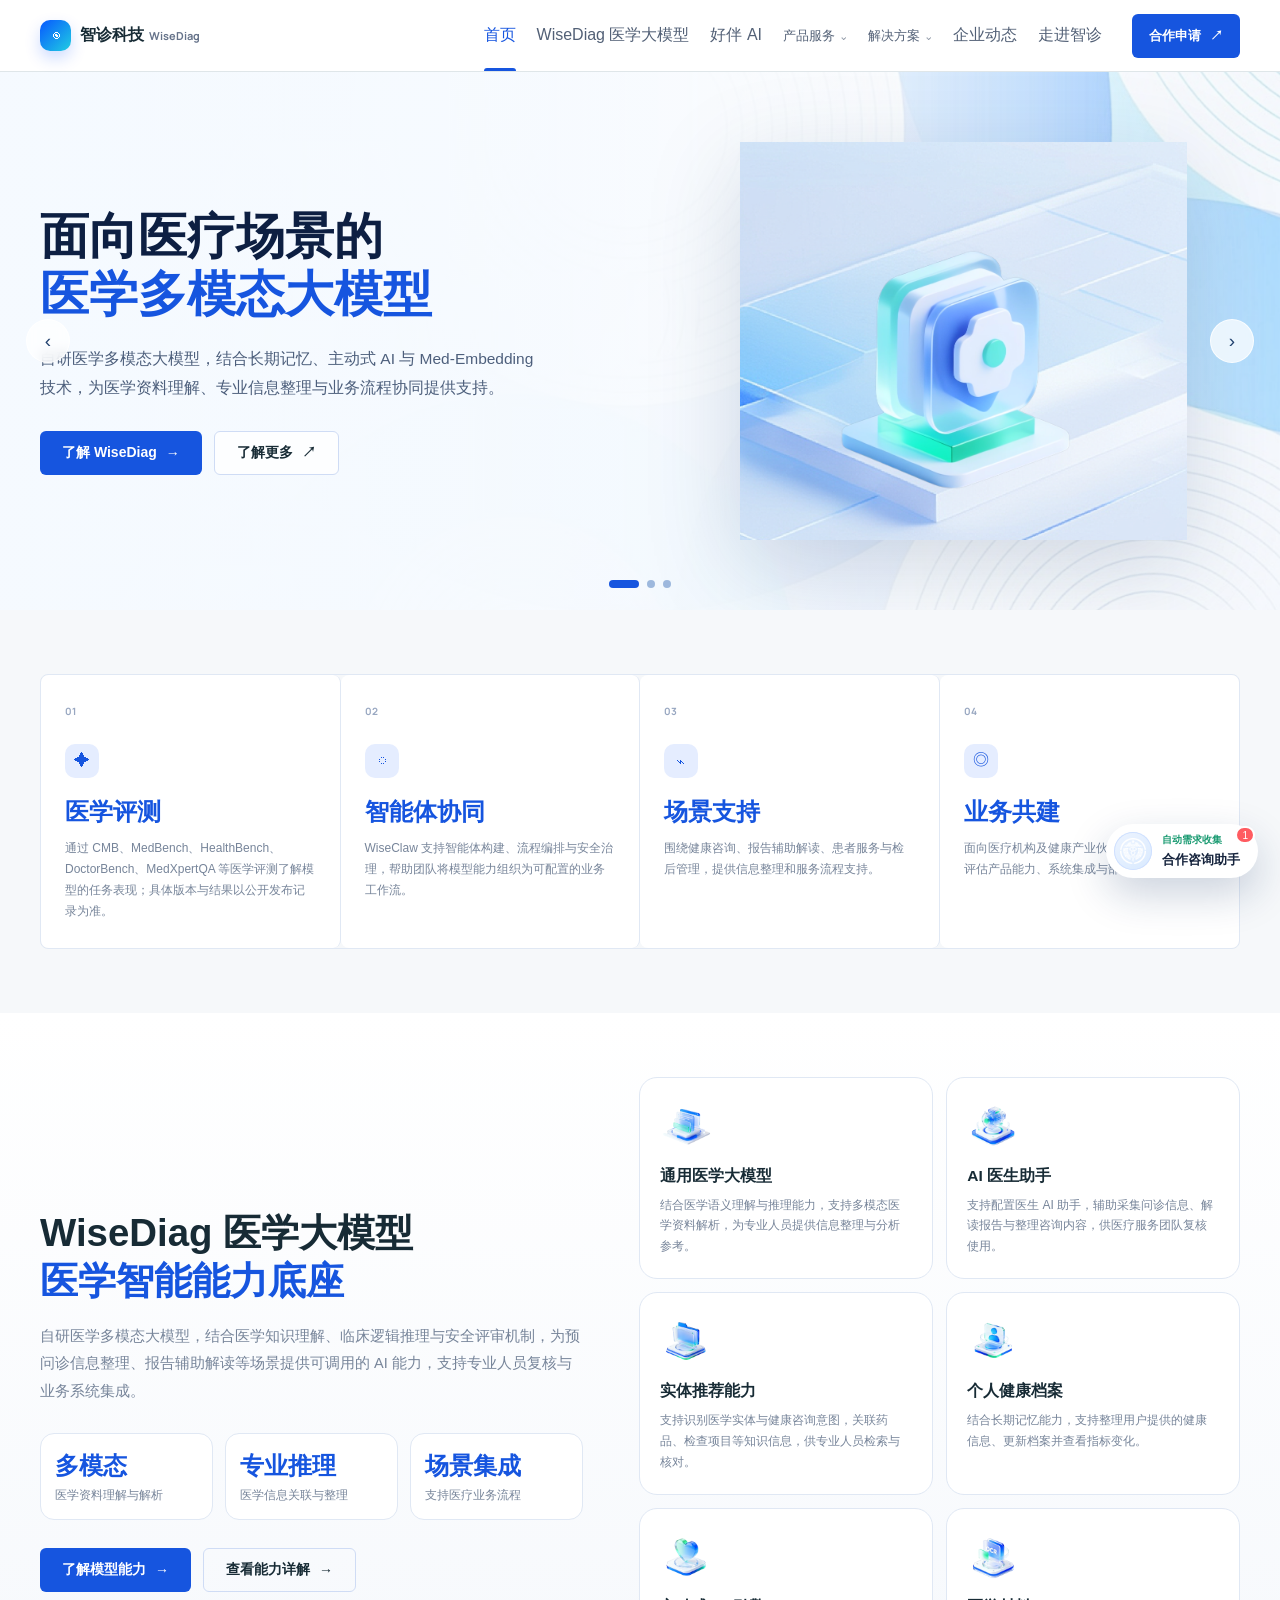
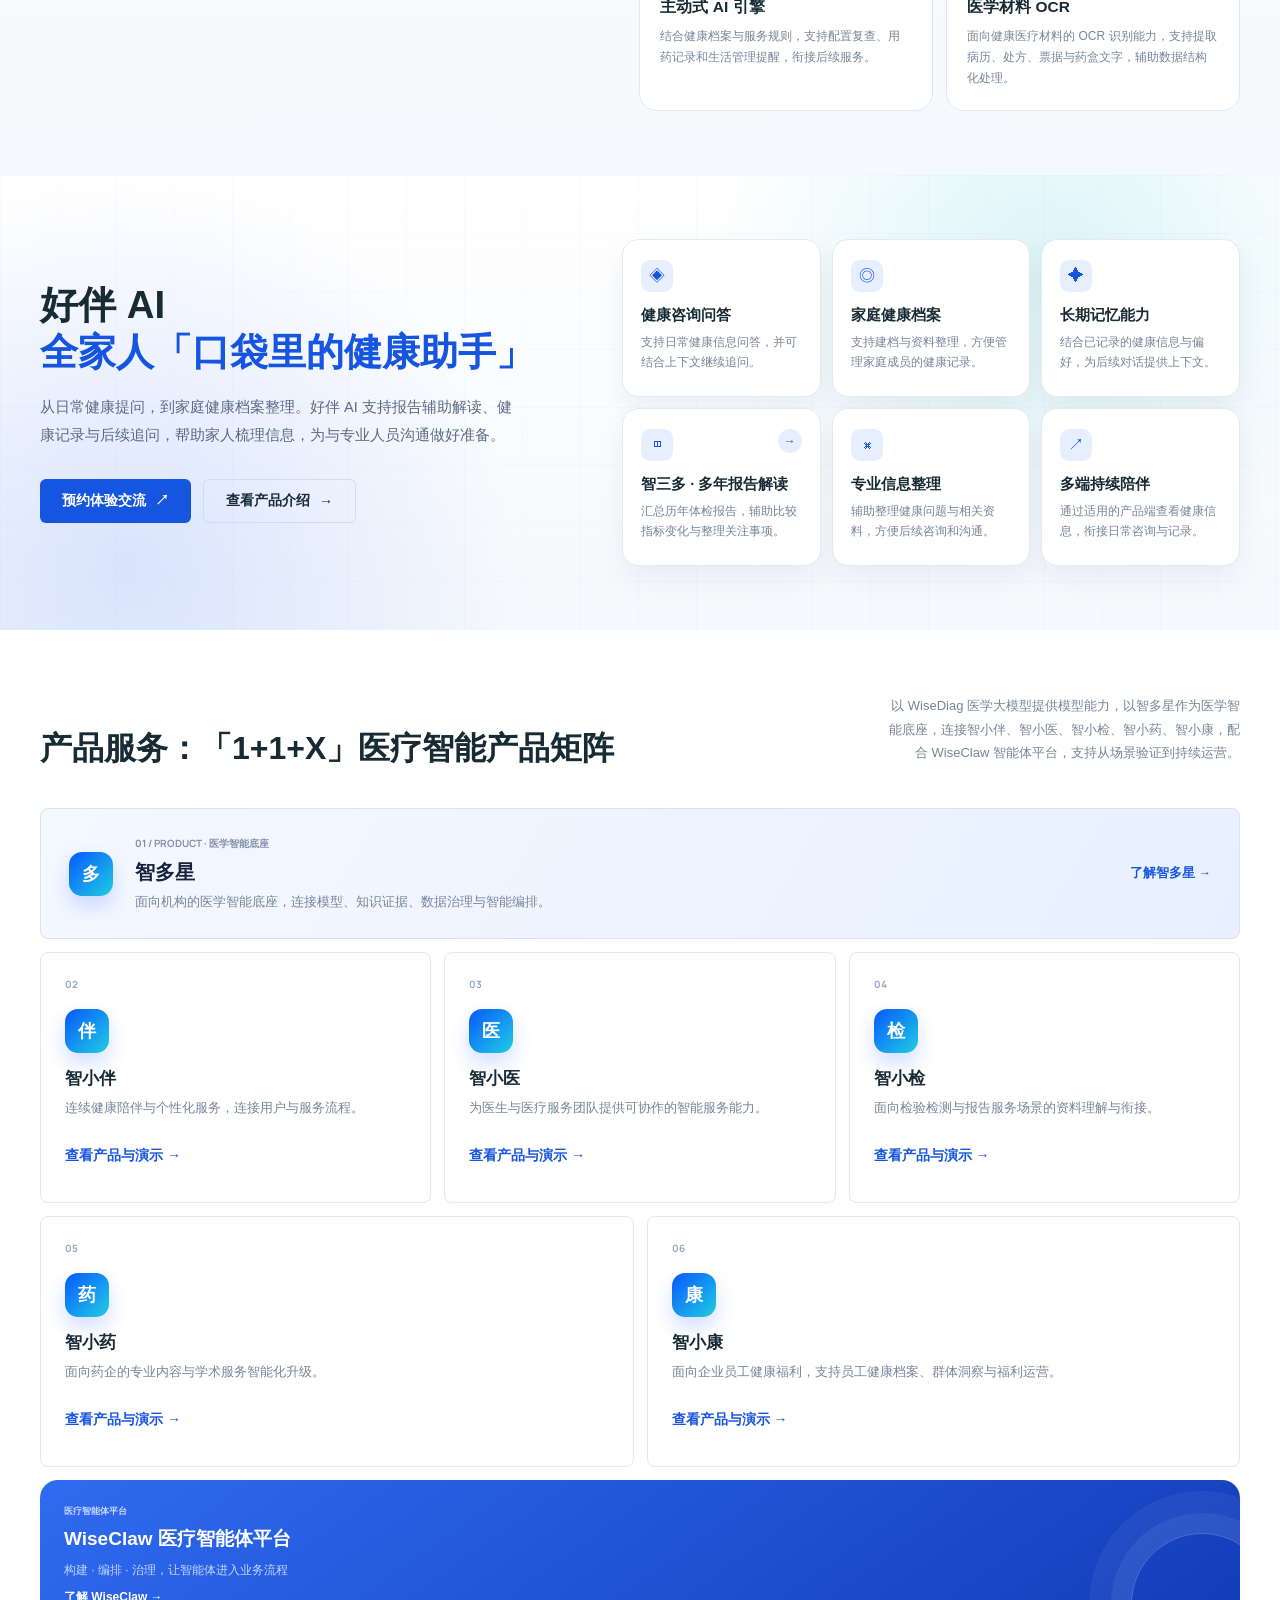
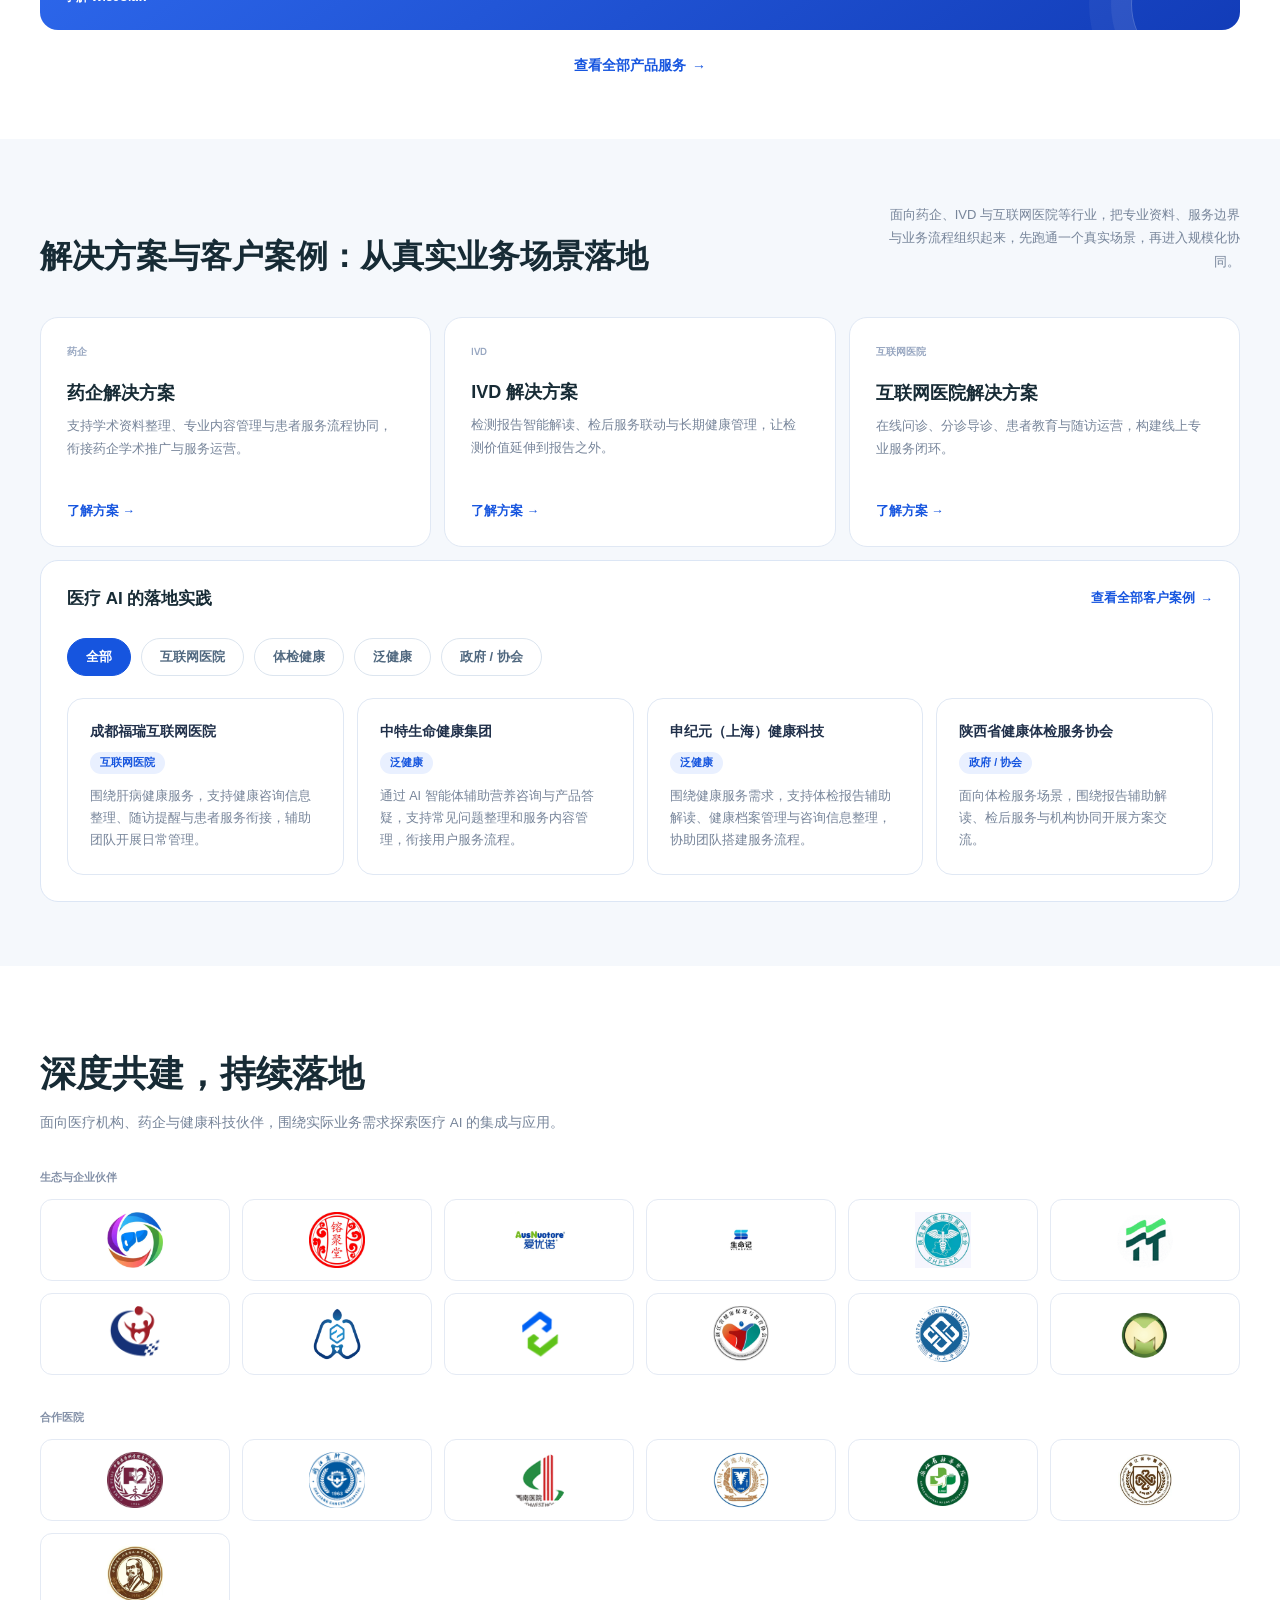
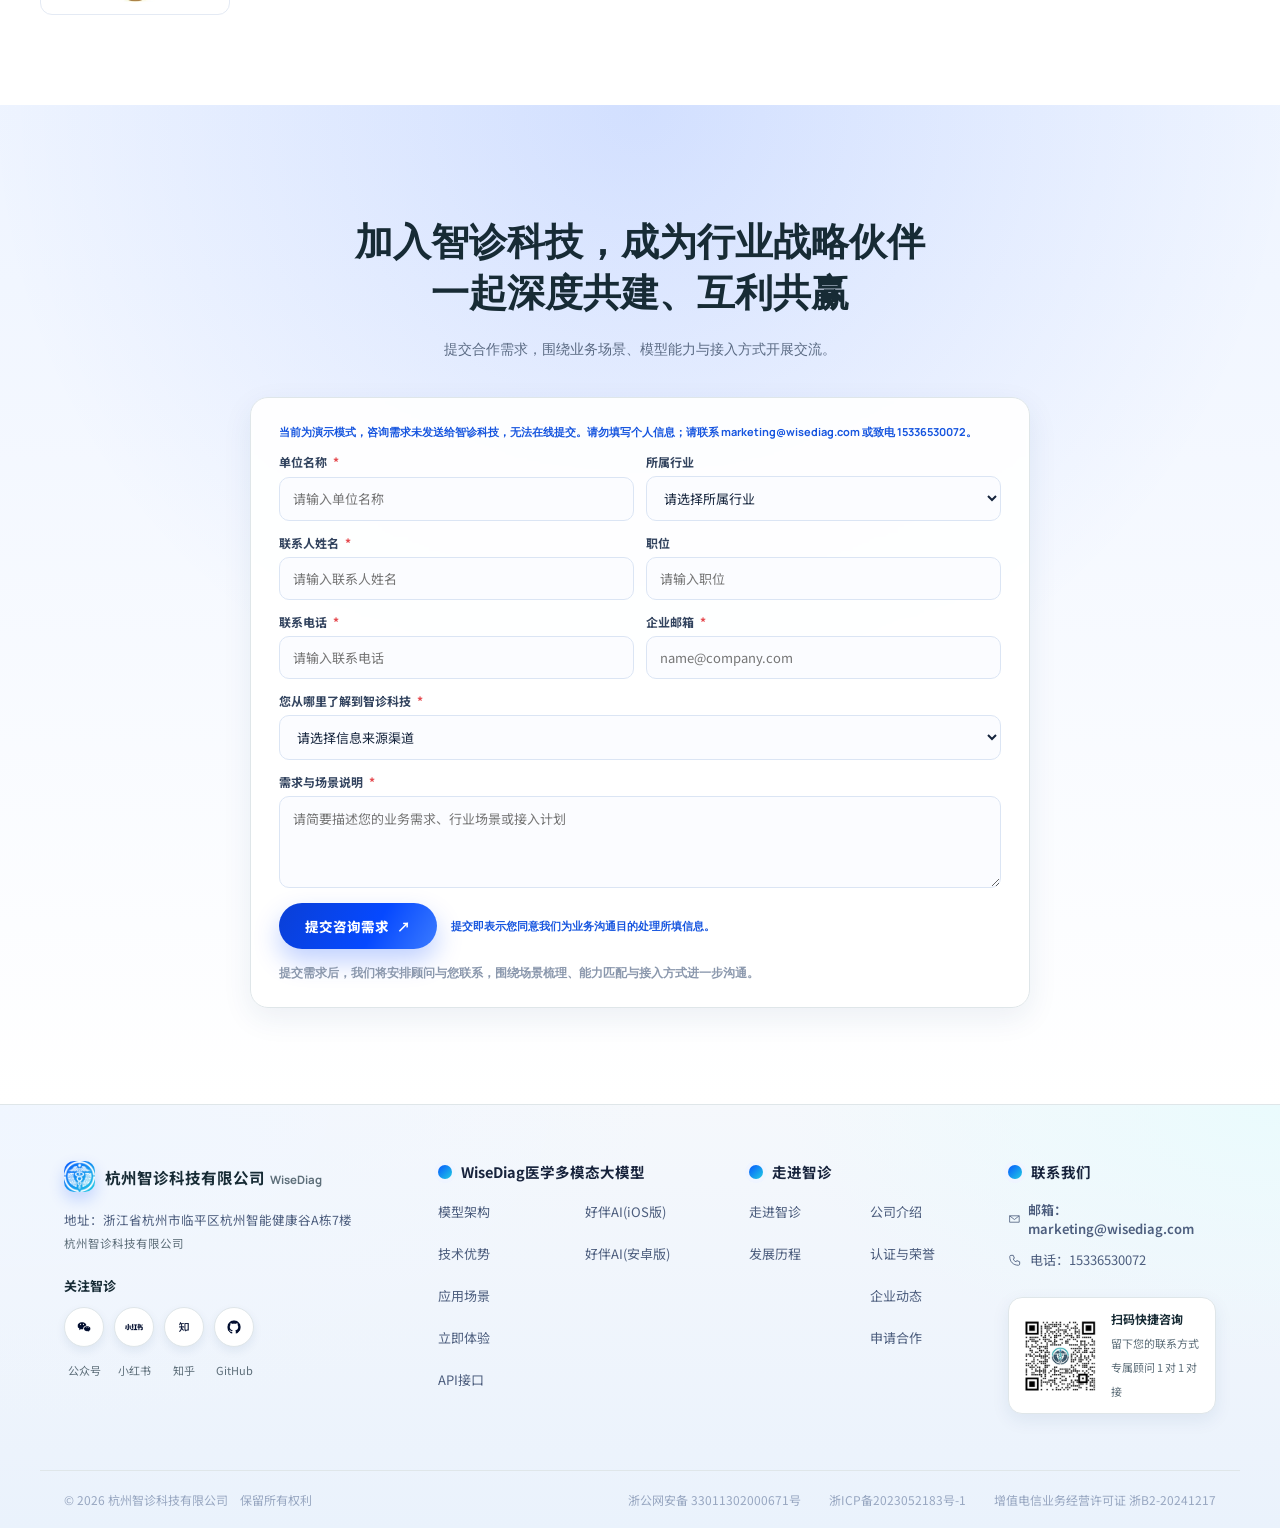
<file: index.html>
<!DOCTYPE html>
<html lang="zh-CN" data-page-node-id="59DMaiJceOud6dFv0tfKWf" data-dm-ref="1" style=""><head data-page-node-id="9yo2tUqRzxB4OODL77stn8">
  <meta charset="utf-8" data-page-node-id="SChLghLE4v9BeB5cnimWhn">
  <meta name="viewport" content="width=device-width, initial-scale=1" data-page-node-id="kDRIF59fkTn36e5nS1JLAi">
  <link rel="icon" href="assets/footer/logo-wisediag.png" data-page-node-id="CQkNO2of1dbhZBPS3F8ZDU">
  <meta name="description" content="智诊科技 WiseDiag 以自研医学大模型为底座，提供好伴 AI、智多星、智小伴、智小医、智小检、智小药、智小康及 WiseClaw Agent OS，支持医疗机构、药企、检测与企业员工健康福利等场景。" data-page-node-id="Op0a42i69BieuGGFV7GpfP">
  <title>智诊科技 WiseDiag｜医疗 AI 服务生态</title>
  <link rel="preconnect" href="https://fonts.googleapis.com" data-page-node-id="vsTx9jmyplKLz7W5Rt0FLW">
  <link rel="preconnect" href="https://fonts.gstatic.com" crossorigin="" data-page-node-id="FLBfiiJ34bqfsF4Z3eehZq">
  <link href="https://fonts.googleapis.com/css2?family=Manrope:wght@500;600;700;800&amp;family=Noto+Sans+SC:wght@400;500;600;700;800&amp;display=swap" rel="stylesheet" data-page-node-id="rlCDm4pAmLq3PzCPtNqBk5">
  <link rel="stylesheet" href="styles.css" data-page-node-id="KUFYh85Fl1LzmVANL1f9wA">
  <link rel="stylesheet" href="home-hero.css" data-page-node-id="dbklCx5cS2kKevx1LREVrQ">
  <link rel="stylesheet" href="lead-form.css" data-page-node-id="FzH7l5GuFyAPiyKkPSCDhZ">
  <link rel="stylesheet" href="ai-advisor.css">
<style id="__dm_no_drag_style__">* { -webkit-user-drag: none !important; }</style><style id="__dm_bindable_badge_style__">[data-sp-bindable="database"]{outline:1px dashed #0088ff;outline-offset:2px;border-radius:4px;}[data-sp-bindable="database"] *{pointer-events:none !important;transition:none !important;animation:none !important;}[data-sp-bindable="database"]{transition:none !important;animation:none !important;}</style><link rel="stylesheet" href="refresh.css">
</head>
<body data-page-node-id="lkC8HHOb6mrbRKtqrtpyM4" style="position: relative;">
  <header class="site-header" data-page-node-id="UDwbLruDF1TtLgYsWe2Fkb">
    <nav class="shell nav" aria-label="主导航" data-page-node-id="jNsAsrAqSg02c5DIWxRWvA">
      <a class="brand" href="index.html" aria-label="智诊科技首页" data-page-node-id="H2AMaS5yA6opTtkl6LTiK5"><span class="brand-mark" data-page-node-id="BbjAojBWBp2BlsffDYF5DE">◉</span><span data-page-node-id="zHeCIKRVJIV7VD7JmhRsh2"><b data-page-node-id="bLAEqmmnPf5Jhy2FZBNwcj">智诊科技</b><small data-page-node-id="LwqDUhH2nfRVrLlCKnFSaP">WiseDiag</small></span></a>
      <button class="mobile-menu" type="button" aria-label="打开导航" data-page-node-id="woFaiRNTe2xxY7NAGaFHiw">☰</button>
      <div class="nav-links" data-page-node-id="0JsmTucZrgyiIr6QwwBiIC">
        <a class="active" href="index.html" data-page-node-id="Gl509eKry9uQpHrM7F5p8o">首页</a><a href="wisediag-model.html" data-page-node-id="tjt6I9M4dNfJEC23yz9llt">WiseDiag 医学大模型</a><a href="haoban-ai.html" data-page-node-id="LF7lRZQ38OXJ3DMnbkTCKZ">好伴 AI</a>
        <div class="products-menu" data-page-node-id="PZCsbcgexHW3UTSSm8y2rH">
          <button class="nav-trigger" type="button" aria-haspopup="true" data-page-node-id="lnmObMiFkKrHOBao9NEX1T">产品服务 <span data-page-node-id="GMdOm3b2wcDHzezjpZSJaI">⌄</span></button>
          <div class="mega-menu svc-panel" data-page-node-id="D8Lj5X5FlW75cqafTrJPGX">
            <div class="svc-head" data-page-node-id="FRKrRv7TqZTlqtHJibS86O"><div data-page-node-id="DWPfXbfWRhIVsCEjvGBdHm"><strong data-page-node-id="EWnF2GnMDvyu9KC1oEuHXL">产品服务</strong></div><p data-page-node-id="MlovrNULNoEu8sNDfF9Uck">智多星提供共享底座，支撑智小伴、智小医、智小检、智小药、智小康五个应用产品；WiseClaw 提供智能体平台能力，点击查看对应页面。</p></div>
            <div class="svc-grid" data-page-node-id="mLIFl55TuHA0nEkDEj1ym7">
              
              <a class="svc-card" href="product-services.html#care" data-page-node-id="Z7ItW1aQN4GrFSlBrLluZ6"><i data-page-node-id="8e0Je1oXYtpvsA4kq6qcMp">CARE</i><span class="svc-t" data-page-node-id="PCQ3n5iZFmtl8OknLNC1P9"><b data-page-node-id="uUSXraZan2Fxz3rmpidDGJ">智小伴</b><small data-page-node-id="06emQnYcNe8mRWCKpPXs18">Wise Care</small></span><em data-page-node-id="nvB5mDnZVVjN2Z4TJKw1j6"><span>医院</span><span>互联网医院</span><span>慢病管理中心</span><span>康养机构</span></em></a>
              <a class="svc-card" href="product-services.html#clinical" data-page-node-id="jqRWj1q9rh0USQRXUoH90C"><i data-page-node-id="Fbi14Q1yj2arYyrbrCCYg6">CLIN</i><span class="svc-t" data-page-node-id="LdDZlFMdZeyngA9SbDGGRW"><b data-page-node-id="qvzHL1tL4kBHVypuGSQGDs">智小医</b><small data-page-node-id="xtMDILIRoCr35dGcj2Fl8a">Wise Clinical</small></span><em data-page-node-id="RCxlMDgB8ahoFv8ddNZ13W"><span>公立医院</span><span>互联网医院</span><span>县域医共体</span><span>私立医疗</span></em></a>
              <a class="svc-card" href="product-services.html#diagnostics" data-page-node-id="d5LZS7wk82B5tEOKkHAGgI"><i data-page-node-id="VLpIZoW0P0kCWCoiX1ER2A">DX</i><span class="svc-t" data-page-node-id="lG0MKdajV8zOLVIAy0DMIC"><b data-page-node-id="K0NMPFs42havUgk9c7Idjr">智小检</b><small data-page-node-id="FDHSNYPe8uVlfSHgjeLl36">Wise Diagnostics</small></span><em data-page-node-id="mMCExs4TcdNd6m1zZH49yP"><span>IVD 与检验</span><span>体检中心</span><span>医院检验科</span><span>第三方医检</span></em></a>
              <a class="svc-card span-half" href="product-services.html#pharma" data-page-node-id="05oxXJCBMmGF1Cwht7Xja1"><i data-page-node-id="DzQPcAiydtSTR4DLwxUZb9">RX</i><span class="svc-t" data-page-node-id="92LKBWIsWr7CJsOGXiZDNB"><b data-page-node-id="KjniBkDBAeLxDHFLFddDiI">智小药</b><small data-page-node-id="cLih7aS973qCeLQkrr9qlO">Wise Pharma</small></span><em data-page-node-id="lBFHjAsCXJNM694cYW2tKE"><span>药企</span><span>医疗器械</span><span>医药流通</span><span>临床研究</span></em></a>
              <a class="svc-card span-half" href="product-services.html#workforce" data-page-node-id="QYqadIUcfgtz4tVASGKkWL"><i data-page-node-id="XGsDeIp4eoDuG82TkGgasP">WF</i><span class="svc-t" data-page-node-id="Ex2UAzpW1g9CHXrsJZgxap"><b data-page-node-id="vnBWVbhKWT2AHPtnz26bKe">智小康</b><small data-page-node-id="oDlnoClIzOxtOnvhwbnGKD">Wise Workforce</small></span><em data-page-node-id="OCCqvOfnyzH6bBPfvahK8F"><span>大型企业</span><span>健康险</span><span>体检中心</span><span>职业健康</span></em></a>
              <a class="svc-card wide" href="product-services.html#wiseclaw" data-page-node-id="DE6I82HSfvfCZn52jm0jcv"><i data-page-node-id="7FBdsxa9IrqTnWs6t33Ka6">CLAW</i><span class="svc-t" data-page-node-id="cuNdhrPH7fTnJ3I85MtGoe"><b data-page-node-id="TBnVG0vZGK0Av3wWFVODv3">WiseClaw</b><small data-page-node-id="QXj1sTKxfYrB0rxbCB75B8">Agent OS</small></span><em data-page-node-id="Rr4brlHcD8OD7RuOjiAAzH"><span data-page-node-id="oaukIdxzCMVkdKCXCWC9T8">智能体构建</span><span data-page-node-id="tBWbzmspVbwoXtTrGH4uGo">流程编排</span><span data-page-node-id="UPLBhP9NVNfDhj7JGN4oDT">安全治理</span><span data-page-node-id="Qznln7FPrRjRHlvLVsRJz9">快速接入</span></em></a>
<a class="svc-card wide" href="product-services.html#foundation" data-page-node-id="A3XNLdVDc4v53gITKXcAQM"><i data-page-node-id="OIT7cGmA1zByd5mPcDIZwX">BASE</i><span class="svc-t" data-page-node-id="VgC2EFj4aY40GwT5jblN3q"><b data-page-node-id="bi2Ov2O0A6xjlhlsjy1rpF">智多星</b><small data-page-node-id="O8zzs4Cg05ntsrvbha6n93">Wise Foundation</small></span><em data-page-node-id="6H4jH2ptGrpvaWRBkEuL2E"><span data-page-node-id="lXPZkuRd1lOptzdDgkMKde">医学智能底座</span><span data-page-node-id="kYE3983PjM3kgNJOWwZ8pm">知识证据</span><span data-page-node-id="FEpwh78FzBovQe4fEhhMAS">数据治理</span><span data-page-node-id="tsv2XL0CfmYR3XtGdTuijI">智能编排</span></em></a>
              
            </div>
          </div>
        </div>
        <div class="products-menu solutions-menu" data-page-node-id="5gB3z60irHtTsJc2AuCqtV">
          <button class="nav-trigger" type="button" aria-haspopup="true" data-page-node-id="uMrKVWyE7dfocYfw0plCDK">解决方案 <span data-page-node-id="gP4iS0yFe8lGLlHPy8WDqF">⌄</span></button>
          <div class="mega-menu solution-mega" data-page-node-id="MmKGCzYmfpiZBDhr5EFa1S">
            <div class="mega-intro" data-page-node-id="FAgkX69iwFiWIRm3EPapAf"><div data-page-node-id="1VMgyDuJy0HZxcbIaa5lt2"><span data-page-node-id="IJhRPPUQKEhgfi8kQuhWze">行业解决方案</span><strong data-page-node-id="QPuV6cW0kmFkzW6hCc8zSY">解决方案</strong></div><p data-page-node-id="DGl8xIOV7dXclmxFIGG5ee">让医疗 AI 能力融入真实业务流程。</p></div>
            <div class="mega-body solution-body" data-page-node-id="kV4srJ4QM0VBIDEnyitBw6">
              <section class="product-matrix" data-page-node-id="D2bPhwhCp63rdGHsqTXNQk">
                <p data-page-node-id="igNdGisjvNG5QSc8YNxO28">行业解决方案</p>
                <div class="product-grid solution-grid" data-page-node-id="QifwelUvtzRzt41uYqGDEa">
                  <a href="solution-pharma.html" data-page-node-id="BP6BlWwITdgk3WQTVgJBMH"><b data-page-node-id="WvzVjD45AlLbzM2AWen2Jv">药企</b><small data-page-node-id="npACB5NPRGpe0kousdDRLy">学术推广 · 患者管理 · 临床研究</small></a>
                  <a href="solution-ivd.html" data-page-node-id="9CbEvjFxQS2pnX4xBj0Abz"><b data-page-node-id="fDaBFj18HkDSFuTNGudBgG">IVD 体外诊断</b><small data-page-node-id="QjAgXOezxC6Ya43kGPtgJo">报告解读 · 检后服务</small></a>
                  <a href="solution-internet-hospital.html" data-page-node-id="mEOYNUs58ipZ3RrjyXu7fs"><b data-page-node-id="Fs4bvQSM3zqs9X4vvoR1B3">互联网医院</b><small data-page-node-id="Vs7MBY3e2ixDVv5KnGG9LW">在线问诊 · 随访运营</small></a>
                  <a href="solutions.html#cases" data-page-node-id="wVlQbnNuQrISPfMWWPgeYg"><b data-page-node-id="4QeFW957pCBYgJtqZuLnu8">体检中心</b><small data-page-node-id="UxKVZr33pFVggvxDkxXatK">团检报告深度解读</small></a>
                  <a href="solutions.html#cases" data-page-node-id="DFQ9n3ESj8kkMVZEQUWTkU"><b data-page-node-id="leLaP9cllFtWefhLOdY3Ig">药房 / 医药流通</b><small data-page-node-id="gC6DmOXAba5aaPEV5ZlDbJ">店员助手 · 用药指导</small></a>
                  <a href="solutions.html#cases" data-page-node-id="NuHq8GAht8Emz2B1APYygH"><b data-page-node-id="C43h8xIVSFHBbuiLYXbw95">商业健康保险</b><small data-page-node-id="uktvF5gYRqAxqEy0mk7IJ8">核保理赔 · 健管服务</small></a>
                  <a href="solutions.html#cases" data-page-node-id="1Z0LMGkYD1aJuxcCcAVQqL"><b data-page-node-id="KH0ap6FsaqKsr2i4fETwWj">医美机构</b><small data-page-node-id="ZlK35iKQQygzgNfStEYT5V">术前咨询 · 术后随访</small></a>
                  <a href="solutions.html#cases" data-page-node-id="keOz4rdHBKpbjRnzvVDMmW"><b data-page-node-id="FjP48OZOfQYOHMhExcLXEJ">中医养生</b><small data-page-node-id="QoS7EnVpaxyoZWmeyhABIl">体质辨识 · 调养建议</small></a>
                  <a href="solutions.html#cases" data-page-node-id="8w5PnBrsB4mZWF5U8FTmQC"><b data-page-node-id="gbPIUEjEjBjs3pzzDPdzHG">营养保健品</b><small data-page-node-id="CBUgiXfgas7fggwWTvsZSx">营养咨询 · 复购运营</small></a>
                  <a href="solutions.html#cases" data-page-node-id="iGxAqm4L6M6opv1aUDPZbC"><b data-page-node-id="KszioqxMp4bBMUFU27HkOk">模算智一体机</b><small data-page-node-id="rxMkgnyJYiM6CHjeEm6bA8">软硬一体本地部署</small></a>
                </div>
                <p class="matrix-note" data-page-node-id="qs5fxKVTOoBg44dS9cvEvu">未覆盖的场景可通过 WiseClaw 智能体平台共创搭建</p>
              </section>
            </div>
          </div>
        </div>
        <a href="enterprise-news.html" data-page-node-id="D4R2YpEBhTtNvhjQdYhBOK">企业动态</a><a href="about.html" data-page-node-id="JxJqR43Qsp8y0i2nzCQC0x">走进智诊</a>
      </div>
      <a class="nav-cta" href="#contact" data-page-node-id="wg2NbGWFWC0JpXE9tsgaHX" data-lead="合作申请">合作申请 <span data-page-node-id="gh5MIFzkBYWX6KDfAmDbk5">↗</span></a>
    </nav>
  </header>

  <main id="top" data-page-node-id="JVk1OgPMFi6rE3wPHM3P6x">
    <section class="hero-carousel" aria-label="首页轮播" data-page-node-id="IyzNgQ8DjruVggDtXApFDx">
      <div class="hc-slide active" data-page-node-id="UyuT3QE8vRXBbEyDhDuuwE">
        <div class="hc-bg" style="background-image:url('assets/banner/bg-blue-wide.png')" data-page-node-id="XDHD5nnh9BmGLHnIHcaHfF"></div>
        <div class="shell hc-inner" data-page-node-id="DOFsHHKGxczMSe5GL6eLoK">
          <div class="hc-copy" data-page-node-id="wkNhbq5qTlirift0sY920d">
            
            <h1 data-page-node-id="xdDcRUuIyzEvYpftfVAwpD">面向医疗场景的<br data-page-node-id="wUH5hB5wBLWIVKI6sC9eFC"><em data-page-node-id="cHUJuGdhE2qybGCOhtQRX1">医学多模态大模型</em></h1>
            <p class="hc-lede" data-page-node-id="crRowQoaBuT6q8lM7rprF9">自研医学多模态大模型，结合长期记忆、主动式 AI 与 Med-Embedding 技术，为医学资料理解、专业信息整理与业务流程协同提供支持。</p>
            <div class="hc-actions" data-page-node-id="xnMrXJkEiTqU1nubxqDAYJ"><a class="button primary" href="wisediag-model.html" data-page-node-id="bVKy6kULCJeyCBQEZXBWNN">了解 WiseDiag <span data-page-node-id="kgoNFr5u2MjJtvCyl1Cmbp">→</span></a><a class="button secondary" href="#contact" data-page-node-id="aJlieODKrWfyQ1wWH9zwvz">了解更多 <span data-page-node-id="lCS3nsjBtYitYhrJHlcGSp">↗</span></a></div>
            
          </div>
          <div class="hc-visual" data-page-node-id="FuxAPkRUwjh7h4qwZzASZm"><img src="assets/banner/tech-cube.png" alt="WiseDiag 医学大模型" loading="eager" data-page-node-id="3BuaXscZm4fDkCvMHoOZMS"></div>
        </div>
      </div>
      <div class="hc-slide" data-page-node-id="X3yGS7HU0Lruq0IJmHfqkM">
        <div class="hc-bg" style="background-image:url('assets/banner/bg-blue-soft.png')" data-page-node-id="qeryJkZGzzFdy2CSIr9P9C"></div>
        <div class="shell hc-inner" data-page-node-id="AutgAtMBiFMytDemNlodQZ">
          <div class="hc-copy" data-page-node-id="iYXnHUJT3Vf9FncIJ9Wpyy">
            
            <h1 data-page-node-id="HbZGnj8BRDyryftDcBE8Mo">陪伴家庭日常的<br data-page-node-id="AHsCvwiRmrYOIy4sPA4maz"><em data-page-node-id="QJGaEClDBzDSNJUZTggpPf">健康 AI 伙伴</em></h1>
            <p class="hc-lede" data-page-node-id="RG4OqSLe8rXWS8lbVnliwL">支持健康咨询、家庭健康档案、长期记忆与拍照辅助解读，帮助家人整理健康资料，让日常咨询与健康记录相互衔接。</p>
            
          </div>
          <div class="hc-visual" data-page-node-id="yl8JWINqGgy3Cu0R13W0OP"><img src="assets/banner/haoban-mascot.png" alt="好伴 AI 智能健康管家" loading="lazy" data-page-node-id="kQArVnzQlptRctfnjYIYGk"></div>
        </div>
      </div>
      
      <div class="hc-slide" data-page-node-id="Di9h7pzKqifRthR49qhBEo">
        <div class="hc-bg" style="background-image:url('assets/banner/bg-blue-panel.png')" data-page-node-id="ixEjCldIT4QsszHSI0HcPk"></div>
        <div class="shell hc-inner" data-page-node-id="i3W9xNdWBTA3R0PCocX4aW">
          <div class="hc-copy" data-page-node-id="xfZo6DZMyRwaRyT8kvFEZj">
            
            <h1 data-page-node-id="zABfomHpeIN1k0i9Lhwjq4" style="">从医疗智能底座，<br data-page-node-id="1njBvawbnMixm0UUwHv5mF"><em data-page-node-id="kk6Hcd9MAlcb0EhssFfghf">到行业真实场景</em></h1>
            <p class="hc-lede" data-page-node-id="s0pzECgUvHiFjlBM4rIRRh">以智多星为共享底座，提供智小伴、智小医、智小检、智小药、智小康五个应用产品，并通过 WiseClaw 智能体平台，支持药企、IVD、互联网医院及企业员工健康福利等场景的集成与运营。</p>
            <div class="hc-actions" data-page-node-id="6BheztKrUUWdA5HzIQnY1N"><a class="button primary" href="product-services.html" data-page-node-id="QWUAw3NnBrhDqmM0CfkrUy">查看产品服务 <span data-page-node-id="AGQMLg8D1uwee1fiiwhfgt">→</span></a><a class="button secondary" href="solutions.html" data-page-node-id="DrKPn5cqzx9JbwD9PvbagB">查看解决方案 <span data-page-node-id="Fg9iqozDRuYZV7y5bvT3u8">→</span></a></div>
            
          </div>
          <div class="hc-visual" data-page-node-id="vQdqJ9pr6LmTdaSnNkwdXd"><img src="assets/banner/health-chat.png" alt="医疗智能产品体系" loading="lazy" data-page-node-id="Jy7cP4OBFs394o2RlemHWQ"></div>
        </div>
      </div><button class="hc-arrow prev" type="button" aria-label="上一张" data-page-node-id="Wpr7XLBwfLfoOjWYk9bjTa">‹</button>
      <button class="hc-arrow next" type="button" aria-label="下一张" data-page-node-id="rdKSFa2f22VYTOFnwToqGF">›</button>
      <div class="hc-dots" role="tablist" aria-label="轮播指示器" data-page-node-id="MkBBKeUYhS0j48fdJVDqfU"></div>
    </section>

    <section class="trust-band" data-page-node-id="vyHZHI1bMCuUCMmciV7LD9">
      <div class="shell" data-page-node-id="tZB1c7Oh1i3fs9WfF5pXA6">
        
        <div class="trust-grid" data-page-node-id="E7zLq2zbKw4xkuwBingMHe">
          <article data-page-node-id="K6ETGbXEU3jkaBZoVHgfDm"><span data-page-node-id="Fa6d1EBxOZh7IG9ZF8VERw">01</span><i data-page-node-id="fMKIkhiEFCcIGYjQYuA4Ai">✦</i><h3 data-page-node-id="ZzEaIQ25jWFHTDISX29KGq" style="">医学评测</h3><p data-page-node-id="gHJw82RqxaLTF6waRAp7H7">通过 CMB、MedBench、HealthBench、DoctorBench、MedXpertQA 等医学评测了解模型的任务表现；具体版本与结果以公开发布记录为准。</p></article>
          <article data-page-node-id="0nlYTm2WuanyQftQQxyv4Q"><span data-page-node-id="IokqHeBl5lIV82Y5g5yHJA">02</span><i data-page-node-id="08oRLFMzG0mdHj9SiMO7hx">◌</i><h3 data-page-node-id="AcHLE4B7GIisYwBiPigKuI">智能体协同</h3><p data-page-node-id="232uncZredPYvJJW71TC0U">WiseClaw 支持智能体构建、流程编排与安全治理，帮助团队将模型能力组织为可配置的业务工作流。</p></article>
          <article data-page-node-id="HkkaQgcePAqYYZk7Znqt8X"><span data-page-node-id="dV0ckpCVQgWTVr8aUt2JHj">03</span><i data-page-node-id="S03E5eDZ7X4vBo90jtlelC">⌁</i><h3 data-page-node-id="7DOjXxyT6m2nAwLZfMnZhp">场景支持</h3><p data-page-node-id="AlmzUnQJRpFTEQaAlCnItb" style="">围绕健康咨询、报告辅助解读、患者服务与检后管理，提供信息整理和服务流程支持。</p></article>
          <article data-page-node-id="HfQGaWQFbgrZ8LRFXCOq3Y"><span data-page-node-id="v5Y8utFqvXYYLmuhH2nEPZ">04</span><i data-page-node-id="tbuZ8za2iuGKNIlQGNUtuw">◎</i><h3 data-page-node-id="evLzzwsHbg3OtUYf0EMQl2">业务共建</h3><p data-page-node-id="cblwJWsPttJ0FYfEAtOsBh" style="white-space: pre-wrap;">面向医疗机构及健康产业伙伴，结合业务需求评估产品能力、系统集成与部署方式。</p></article>
        </div>
      </div>
    </section>

    <!-- WiseDiag 医学大模型 摘要 -->
    <section class="section model-section" id="model" data-page-node-id="tSZtFVo5Ra3xasdbbm0kMX">
      <div class="shell model-layout" data-page-node-id="HZohkfp5FMtJMda0TxJ7Cv">
        <div class="model-copy" data-page-node-id="0uTuuEY9ZA1hH8eswz9aTV">
          
          <h2 data-page-node-id="EoH316TenrYqknv4YKL9iL">WiseDiag 医学大模型<br data-page-node-id="hnIjLSqbzHjXKW0NqKXmFd"><em data-page-node-id="eN7CZjqyNCByIOAi8yyiBg" style="white-space: pre-wrap; cursor: text;">医学智能能力底座</em></h2>
          <p data-page-node-id="t03CHX6hICWJrzEACjVaPR">自研医学多模态大模型，结合医学知识理解、临床逻辑推理与安全评审机制，为预问诊信息整理、报告辅助解读等场景提供可调用的 AI 能力，支持专业人员复核与业务系统集成。</p>
          <div class="model-stats" data-page-node-id="c0WhrBsYldEY8dr0Rc302G">
            <div data-page-node-id="LK9jnHTgVgYym2OMkZpAL4"><b data-page-node-id="9uIiHfZ0uymZxadDOJnQBo" style="">多模态</b><span data-page-node-id="L9XzqRXkNjEvirheTkmvBb">医学资料理解与解析</span></div>
            
            <div data-page-node-id="OmAIb0Cpo2jzK6ruUYd1rS"><b data-page-node-id="Z2rLlygwLAL4JJN4tFdJtx" style="">专业推理</b><span data-page-node-id="HqopXSZYXfiLQ6ISEDhPAE" style="">医学信息关联与整理</span></div><div data-page-node-id="z8LU8x7tRXGiUhIdV1HWVR"><b data-page-node-id="51AziA4SGsA7gPSZziYpOf">场景集成</b><span data-page-node-id="b6BGy5LnQuNxoDwCBH0HDX">支持医疗业务流程</span></div>
          </div>
          <div class="model-actions" data-page-node-id="VRA454GvL3M4tVO74SDgec"><a class="button primary" href="wisediag-model.html" data-page-node-id="JbySPGHVCcUUnpjJ9XtMtS">了解模型能力 <span data-page-node-id="t6b99Wmk3ikNAEtabRQaAW">→</span></a><a class="button secondary" href="wisediag-model.html#capability" data-page-node-id="r7THgqNhxhLGetuFgH8nEC">查看能力详解 <span data-page-node-id="d7WC7MBDiSiAUPSTkYEmOr">→</span></a></div>
        </div>
        <div class="eco-grid" data-page-node-id="xNoT6F7aciHIGjIIpZ2SW9">
          <article class="eco-card" data-page-node-id="TJFLb6nKDJjmhVbmN5y8tJ"><img src="assets/icons/icon-doc.png" alt="" data-page-node-id="k683s5Yvk777o7XOLWRXqZ"><h3 data-page-node-id="1QNdVMjlpPPQVNNSVrfVWZ">通用医学大模型</h3><p data-page-node-id="zOLGHJ39wjDz5ZHIa4BqXW">结合医学语义理解与推理能力，支持多模态医学资料解析，为专业人员提供信息整理与分析参考。</p></article>
          <article class="eco-card" data-page-node-id="nBZYuOUuXoJoyYkxv9CPCl"><img src="assets/icons/icon-assistant.png" alt="" data-page-node-id="paqJcW6S6vV0bCe9fAFEa5"><h3 data-page-node-id="61oV4u8UWwmnllP2UIdk86">AI 医生助手</h3><p data-page-node-id="molFOnOGUMIgVNiFEP29ge">支持配置医生 AI 助手，辅助采集问诊信息、解读报告与整理咨询内容，供医疗服务团队复核使用。</p></article>
          <article class="eco-card" data-page-node-id="5Fp3E4By6Tz8yxgm2Mdiwh"><img src="assets/icons/icon-folder.png" alt="" data-page-node-id="1KsnsJZzG5A7w8fB1BILDU"><h3 data-page-node-id="KK5Nowo9NAZ91ar0GDXvza">实体推荐能力</h3><p data-page-node-id="fULdhHjEF1iSlDdgFd1KaX">支持识别医学实体与健康咨询意图，关联药品、检查项目等知识信息，供专业人员检索与核对。</p></article>
          <article class="eco-card" data-page-node-id="9g0ZaifAl2BXQLF4xFGXfe"><img src="assets/icons/icon-user.png" alt="" data-page-node-id="evFoXacYxm0udGdvNzTGL6"><h3 data-page-node-id="T3FQXMbEel3EOtoSJXLpxv">个人健康档案</h3><p data-page-node-id="wQxHbAYLzp9ZabuvUx20sk">结合长期记忆能力，支持整理用户提供的健康信息、更新档案并查看指标变化。</p></article>
          <article class="eco-card" data-page-node-id="Z2bHl0lZiRaYCu1ePEmPph"><img src="assets/icons/icon-heart.png" alt="" data-page-node-id="0CG7m3OriVerSuvNKEWdDP"><h3 data-page-node-id="cvBqpJoVGwQEtBMFkB3Y47">主动式 AI 引擎</h3><p data-page-node-id="ttuqXGknmxEkNr3sk9xOI1">结合健康档案与服务规则，支持配置复查、用药记录和生活管理提醒，衔接后续服务。</p></article>
          <article class="eco-card" data-page-node-id="hE7gRbWMXcQTW9NfQyZk1V"><img src="assets/icons/icon-ocr.png" alt="" data-page-node-id="vxqIGH4PUzgx7k4PML7lka"><h3 data-page-node-id="kR8sLnVPoTdB3XfJmCuA2W">医学材料 OCR</h3><p data-page-node-id="yJ4tGnLWsRfE8CqXvBhN6D">面向健康医疗材料的 OCR 识别能力，支持提取病历、处方、票据与药盒文字，辅助数据结构化处理。</p></article>
        </div>
      </div>
    </section>

    <!-- 好伴 AI 摘要（C端） -->
    <section class="haoban-section" id="haoban" data-page-node-id="lLXwqu3dYq0cRChbjDDOVx">
      <div class="shell haoban-layout" data-page-node-id="qTPnGTF74NiSHzLGMYddP2">
        <div class="haoban-copy" data-page-node-id="qeEYHnpj9tiz0RxkHQBJnY">
          <h2 data-page-node-id="BbYAGqDpjbBkVV1HDNzcSa">好伴 AI<br data-page-node-id="EbKOmeQD2esDZ7iTxJcEcy"><em data-page-node-id="BGetcuJO1sM6SptMFNzaMs">全家人「口袋里的健康助手」</em></h2>
          <p data-page-node-id="qT6lpkdlp97GIwHJdiwqs2">从日常健康提问，到家庭健康档案整理。好伴 AI 支持报告辅助解读、健康记录与后续追问，帮助家人梳理信息，为与专业人员沟通做好准备。</p>
          <div class="haoban-actions" data-page-node-id="VG5BiJ7KM9YsZCWUd6UrhW"><a class="button primary" href="#contact" data-page-node-id="wbIl6tcDiEVt0Pu9EgdBlc">预约体验交流 <span data-page-node-id="T8T1CxABTyWldBs4ksnfP1">↗</span></a><a class="button secondary" href="haoban-ai.html" data-page-node-id="hAQ4T6ATcPdbOGRPqHQJwr">查看产品介绍 <span data-page-node-id="dCCvnGnGBwRd40YPx2rpP9">→</span></a></div>
          
        </div>
        <div class="haoban-grid" data-page-node-id="vZX6wy3vr2n6R5RAm47mXc">
          <article data-page-node-id="bLs2ztRtBQLBOTqmpI8nhB"><i data-page-node-id="jeSTS9pe211pUKgGrrrDlj">◈</i><h3 data-page-node-id="Q5YGjLBKSu42B4i3UCdha7">健康咨询问答</h3><p data-page-node-id="BmRWld7jgBXfpZBsAQwPA6">支持日常健康信息问答，并可结合上下文继续追问。</p></article>
          <article data-page-node-id="b8yHGB3vkQsbxSCAJfkCBL"><i data-page-node-id="uTDyEuOxsE2JfrSIAMpgE7">◎</i><h3 data-page-node-id="uwE00AUwjG4cs4YUcDdufs">家庭健康档案</h3><p data-page-node-id="F376FwaMIHrGqln0yhVhA6">支持建档与资料整理，方便管理家庭成员的健康记录。</p></article>
          <article data-page-node-id="nIsaTbFAB8OonEz0zadBUB"><i data-page-node-id="ebY0EKvBke1T4PGuXubIG5">✦</i><h3 data-page-node-id="wsJxwP0E8wTXXh0VoQBIrz">长期记忆能力</h3><p data-page-node-id="CqwqNcOMW5yL7mHFm97t5W">结合已记录的健康信息与偏好，为后续对话提供上下文。</p></article>
          <a class="zsd-card" href="haoban-ai.html#zhisanduo" data-page-node-id="wdDwMxVVJjxAL4z2G1JSRW"><i data-page-node-id="BcQVBGGCDZzEN8u9MPDMpa">◫</i><h3 data-page-node-id="hSyPiGbcmuqZErFfyHjiGd">智三多 · 多年报告解读</h3><p data-page-node-id="XwvBzo18m9x47E8VJUycej">汇总历年体检报告，辅助比较指标变化与整理关注事项。</p><span class="zsd-go" data-page-node-id="ZSDgoIdx" aria-hidden="true">→</span></a>
          <article data-page-node-id="k3BB6ZaDoKjzOM7DCJI46X"><i data-page-node-id="UT4nJsQmFVF8h3RvI43mjl">⌘</i><h3 data-page-node-id="LSk5bOnuCWwVoOLPGQB2xk">专业信息整理</h3><p data-page-node-id="IQQMy5MZQcOl8fJpKiz3hX">辅助整理健康问题与相关资料，方便后续咨询和沟通。</p></article>
          <article data-page-node-id="HXGRk7BBeUefaUPIinj6Vq"><i data-page-node-id="kQXqUF9JhTuknwcw0JJrNg">↗</i><h3 data-page-node-id="SeEXrneRlQX7slsw8YOFrq">多端持续陪伴</h3><p data-page-node-id="Gpe8HRYTPZ1sRFB2u2CUqP">通过适用的产品端查看健康信息，衔接日常咨询与记录。</p></article>
        </div>
      </div>
    </section>

    <!-- 产品服务 摘要 -->
    <section class="section" id="products" data-page-node-id="BC5Dp72inltkZY8lCZSHKW">
      <div class="shell" data-page-node-id="lEWD1oEM9cpwOv9e1xF4cS">
        <div class="section-head" data-page-node-id="fdbtFuwO9Gi4uJlkEiuxCG">
          <div data-page-node-id="gEACp54DRG1QQpCKOI4Kvl"><h2 data-page-node-id="DBshwxjWIkbrFPwXbfVTiZ">产品服务：「1+1+X」医疗智能产品矩阵</h2></div>
          <p data-page-node-id="okXr4h9Qux9dHAbUjvzGlz">以 WiseDiag 医学大模型提供模型能力，以智多星作为医学智能底座，连接智小伴、智小医、智小检、智小药、智小康，配合 WiseClaw 智能体平台，支持从场景验证到持续运营。</p>
        </div>
        <a class="home-product-lead" href="product-services.html#foundation" data-page-node-id="GyJFOeAGUXYi9CJgItCFGq"><div class="product-icon" data-page-node-id="zgMIHtKXN7aY5g1njIBZ3R">多</div><div class="home-product-lead-body"><span data-page-node-id="GivCjwScirmPpuM5be4k5u">01 / PRODUCT · 医学智能底座</span><h3 data-page-node-id="SNbbx5jwnj6AkvUCEfaRB8">智多星</h3><p data-page-node-id="zraEIcYgSse917FxLXK7kg">面向机构的医学智能底座，连接模型、知识证据、数据治理与智能编排。</p></div><em>了解智多星 →</em></a>
        <div class="home-product-grid is-five" data-page-node-id="0ynoGbIjn9XNtwDKWfD7Uj">
          <article data-page-node-id="ElK1SVXePErG1YEo92sqrE"><span data-page-node-id="u4x22ZGuaOajysL5MCBuab">02</span><div class="product-icon" data-page-node-id="BLsFEKLYGL4WHYnBKAlvO9">伴</div><h3 data-page-node-id="b8Pk3Gpq6lMHNTGpnrWi2P">智小伴</h3><p data-page-node-id="HiwzIE1h9T7EDdLlQDrrGo">连续健康陪伴与个性化服务，连接用户与服务流程。</p></article>
          <article data-page-node-id="Ora7eSJfTD1PB3bBahtrs0"><span data-page-node-id="KW54Cuh9V8Fedbms4o6c1I">03</span><div class="product-icon" data-page-node-id="k1s1VZwTeWrC02FrNzr4y8">医</div><h3 data-page-node-id="Sg3TS4DWIr0WTSOiiSIc8B">智小医</h3><p data-page-node-id="Mt4s7WHXkYnLBXIqPw9sWi">为医生与医疗服务团队提供可协作的智能服务能力。</p></article>
          <article data-page-node-id="BGTnmutvWOZuiFEoG6grFc"><span data-page-node-id="iF0C4Ng02Qvux2Ag8Vp2Rx">04</span><div class="product-icon" data-page-node-id="R5K3sxwlyHDH8MCrdncNZP">检</div><h3 data-page-node-id="s7hV2pgteuPRItwVb7UUo3">智小检</h3><p data-page-node-id="2XezKSHhlPoKiPDPY3RdUy">面向检验检测与报告服务场景的资料理解与衔接。</p></article>
          <article data-page-node-id="UpuUOFSAVEGiHxMjlVENHr"><span data-page-node-id="o1VqekJ9dBvikbIIEcvJdH">05</span><div class="product-icon" data-page-node-id="uhnoANkyerT8hU2e2oesrO">药</div><h3 data-page-node-id="1ahI2oLa4NKOUC0pLvK7ht">智小药</h3><p data-page-node-id="f9NpTNrOLdqlFOw6yhXKen">面向药企的专业内容与学术服务智能化升级。</p></article>
          <article data-page-node-id="X9XC7j2oRkibBmqOlaIyab"><span data-page-node-id="E3AvtLanK7LYjuiC0CftQF">06</span><div class="product-icon" data-page-node-id="VwSmWZeOwg1BNfDK1dz36l">康</div><h3 data-page-node-id="AtiiNvBJDh0iBMYwAczd0Z">智小康</h3><p data-page-node-id="fEFtHxV55KpH40Zn5qF9Do">面向企业员工健康福利，支持员工健康档案、群体洞察与福利运营。</p></article>
        </div>
        <div class="home-platform-row" data-page-node-id="5A0uqrZZPo8MCJ3QdVCRFG">
          <a class="home-platform wiseclaw" href="product-services.html#wiseclaw" data-page-node-id="GDMX66EJWNCRQvciZ1Crlx"><small data-page-node-id="70pUajv3odkVUtIYezSUIk">医疗智能体平台</small><strong data-page-node-id="oCuAKOe83SkXstGl7Myw4a">WiseClaw 医疗智能体平台</strong><p data-page-node-id="YqQ4pCo5VvpJdJV4ycgThV">构建 · 编排 · 治理，让智能体进入业务流程</p><em data-page-node-id="40qLy57mC7a1xXmoy6pFw7">了解 WiseClaw →</em></a>
        </div>
        <div class="section-more" data-page-node-id="1Uk7EoBlT1GSK2gkuoGZBT"><a class="text-link" href="product-services.html" data-page-node-id="VnXKoKvuE9GxjXc91P4Imw">查看全部产品服务 <span data-page-node-id="tydqRDEwvsKkcyVe830iSu">→</span></a></div>
      </div>
    </section>

    <!-- 解决方案与客户案例 摘要 -->
    <section class="section solutions-preview" id="solutions" data-page-node-id="llDBY2ULIXIajSAkhpBFVB">
      <div class="shell" data-page-node-id="AEhmHHd2jOn3t6V5QSPh6x">
        <div class="section-head" data-page-node-id="VT1zOvPbiuK2OmbvsQaHM1">
          <div data-page-node-id="F6VuKFgDxkGx5s0SVCgGAR"><h2 data-page-node-id="0LCol5WeieJYDx2zoaaVyc">解决方案与客户案例：从真实业务场景落地</h2></div>
          <p data-page-node-id="vE5x6pleH90BoOGRK9hbH4">面向药企、IVD 与互联网医院等行业，把专业资料、服务边界与业务流程组织起来，先跑通一个真实场景，再进入规模化协同。</p>
        </div>
        <div class="solution-preview-grid" data-page-node-id="H9UyhRnAenCAQWJyeZHov4">
          <article id="pharma" data-page-node-id="BY5iB3WRRSgOj2mxbWShUo"><small data-page-node-id="14oA3wxcH4Tnbg1GyG8b6F">药企</small><h3 data-page-node-id="nGNt0cQIXGRIHwjZknyhfH">药企解决方案</h3><p data-page-node-id="8xLf4dAH0dcePPDvvi6vFV">支持学术资料整理、专业内容管理与患者服务流程协同，衔接药企学术推广与服务运营。</p><a href="solution-pharma.html" data-page-node-id="cnj4V6W4lBbJ0nuWPK51nt">了解方案 →</a></article>
          <article id="ivd" data-page-node-id="dgBjmejFoc8sPLTstEo3YN"><small data-page-node-id="OvTMMu1eZ9UjS7NTRWGNSm">IVD</small><h3 data-page-node-id="IoMh1IY1HdCG7CDPypgiJb">IVD 解决方案</h3><p data-page-node-id="xQKS0wvB5hRLFw1JeofDPA">检测报告智能解读、检后服务联动与长期健康管理，让检测价值延伸到报告之外。</p><a href="solution-ivd.html" data-page-node-id="LzaccXF2fJdMzx9Tffd0JN">了解方案 →</a></article>
          <article id="internet-hospital" data-page-node-id="SpmvAhOZ70hBFUMJhx9pyY"><small data-page-node-id="TiLIdBA2vZnZ5n52xZGzE5">互联网医院</small><h3 data-page-node-id="di3OfSxXXe9EUN4wGBABfJ">互联网医院解决方案</h3><p data-page-node-id="0c7m4t0ysbhOXFAJGRvXSr">在线问诊、分诊导诊、患者教育与随访运营，构建线上专业服务闭环。</p><a href="solution-internet-hospital.html" data-page-node-id="HLKOQ1hlhUE0LhMPTYlfZD">了解方案 →</a></article>
        </div>
        <div class="case-strip" data-page-node-id="3L03hamybhgvlfyQJbFkzy">
          <div class="case-strip-head" data-page-node-id="1KxsbiCXFvXFpDe2TJ7R06"><h3 data-page-node-id="BU6IudtYeDXmlaVbDoHDhY">医疗 AI 的落地实践</h3><a class="text-link" href="solutions.html#cases" data-page-node-id="sqwFUVk5HlcWrnt9eF9UdW">查看全部客户案例 <span data-page-node-id="FYT11CvEdiUB1MN7loCx9x">→</span></a></div>
          <div class="case-filter" role="tablist" aria-label="案例行业筛选" data-page-node-id="wQgGsYdKlQ1J4Szbi2QpWc">
            <button type="button" class="active" data-cat="all" data-page-node-id="BT0uc0lEEHUwJmgELIig69">全部</button>
            <button type="button" data-cat="hospital" data-page-node-id="z6u4BO2y2XLFho2GQ5D8nS">互联网医院</button>
            <button type="button" data-cat="tijian" data-page-node-id="v9qQfsDhJNcg7TgVStmWCi">体检健康</button>
            <button type="button" data-cat="health" data-page-node-id="XctU7ZvvG4zVv4EnydXMCe">泛健康</button>
            <button type="button" data-cat="gov" data-page-node-id="cb0I3mntByxhhMx5mZIMUE">政府 / 协会</button>
          </div>
          <div class="practice-grid" data-page-node-id="sBOxew3056e7HH5sDHc8g4">
            <article class="practice-card" data-cat="hospital" data-page-node-id="JsC6TyNWwNApRc9fYxhp8j"><p class="pc-org" data-page-node-id="tY6ZusYu8KCWqVNPsWn6RD">成都福瑞互联网医院</p><small data-page-node-id="naKAioSAyZmBPcuZqKfWw8">互联网医院</small><p data-page-node-id="43D05Ye8MPbvTXvS4J5coH">围绕肝病健康服务，支持健康咨询信息整理、随访提醒与患者服务衔接，辅助团队开展日常管理。</p></article>
            <article class="practice-card" data-cat="health" data-page-node-id="8ktLUNcCR2scbrFmKcP2Da"><p class="pc-org" data-page-node-id="VARdFuOdCl8vSCDEkEwVYY">中特生命健康集团</p><small data-page-node-id="CJny1NfFgWYSSj2NkQVXUi">泛健康</small><p data-page-node-id="K2ajdQa4iiYdEx7ipKTMfm">通过 AI 智能体辅助营养咨询与产品答疑，支持常见问题整理和服务内容管理，衔接用户服务流程。</p></article>
            <article class="practice-card" data-cat="health" data-page-node-id="3dOUoEZRMqDS5qOMOI5Gxq"><p class="pc-org" data-page-node-id="ES2kjXBXAavh180KQWMtbr">申纪元（上海）健康科技</p><small data-page-node-id="O7TcDX10MYGSduYQRbE3t7">泛健康</small><p data-page-node-id="YgTj6rZHQeD7QFDVkbII7m">围绕健康服务需求，支持体检报告辅助解读、健康档案管理与咨询信息整理，协助团队搭建服务流程。</p></article>
            <article class="practice-card" data-cat="tijian gov" data-page-node-id="A2yG2DMULk7jtNNPQ7qqg4"><p class="pc-org" data-page-node-id="MDZr1kzmbbNFBcAAwjLpAJ">陕西省健康体检服务协会</p><small data-page-node-id="ZUuSxTKMxcjgsAzfYfSMXP">政府 / 协会</small><p data-page-node-id="GVD1NanQ4lAM24lY36EeuH">面向体检服务场景，围绕报告辅助解读、检后服务与机构协同开展方案交流。</p></article>
          </div>
        </div>
      </div>
    </section>

    <!-- 企业动态 摘要 -->
    

    <!-- 走进智诊 摘要 -->
    

    <!-- 合作伙伴 Logo 墙 -->
    <section class="partner-band" id="partners" data-page-node-id="nTFwcOvEwvqdKCb6i2DXQq">
      <div class="shell" data-page-node-id="tf81KeNHwBuzneCostTOO8">
        
        <h2 data-page-node-id="D6XpqhiXStedCcANFqp8sU">深度共建，持续落地</h2>
        <p class="pb-lead" data-page-node-id="Bz08Xfiv5TGt6bbuUqj4Ip">面向医疗机构、药企与健康科技伙伴，围绕实际业务需求探索医疗 AI 的集成与应用。</p>
        <p class="partner-sub" data-page-node-id="XWRpIfdT8mHi7UI0rMrMR6">生态与企业伙伴</p>
        <div class="partner-wall" data-page-node-id="XL6EjO2T1eJuqVA9SMrgVB">
          <div class="partner" data-page-node-id="5oZNFt27gRVty8PsPPxUP9"><img src="assets/partners/furui.png" alt="福瑞集团" loading="lazy" data-page-node-id="8fk1dK3x4hsY5bRjBHa6VL"></div>
          <div class="partner" data-page-node-id="6igOLfXVMykI1pXKaD4Xvi"><img src="assets/partners/rongjutang.png" alt="天津市镕聚堂大药房有限公司" loading="lazy" data-page-node-id="AVCsbEdnPX2DKWATcW0Hm0"></div>
          <div class="partner" data-page-node-id="PkYItjqIlSo4s4knG1MHXC"><img src="assets/partners/zhongte-ainuotuoke.png" alt="中特生命健康科技集团" loading="lazy" data-page-node-id="HF7LhiwHZHdfGaZ1dRHZ1D"></div>
          <div class="partner" data-page-node-id="8Z7OHUpVIM7js14JnaAz8C"><img src="assets/partners/shenjiyuan-vitaspan.png" alt="申纪元（上海）健康科技" loading="lazy" data-page-node-id="W2AMiegbvNF1wQExuHMEwd"></div>
          <div class="partner" data-page-node-id="GaIK1AgUi5DrGOGqGOqvQD"><img src="assets/partners/shaanxi-tijian.png" alt="陕西省健康体检服务协会" loading="lazy" data-page-node-id="jFJr6LfLLojLX4t6CZ7E0B"></div>
          <div class="partner" data-page-node-id="ftD57DBQCsaQi20OWlNcPr"><img src="assets/partners/xian-zhixing.png" alt="西安莲湖智行健康体检中心" loading="lazy" data-page-node-id="yFk0lDcaGqJnJJRM3bDGgw"></div>
          <div class="partner" data-page-node-id="hILJV3U5W2G0XkiX4oD0ZO"><img src="assets/partners/hangzhou-xier.png" alt="杭州惜尔信息技术有限公司" loading="lazy" data-page-node-id="BEEJIEDLSZr5sznaaxN0Ww"></div>
          <div class="partner" data-page-node-id="YMMSqbPGHYBKYuhCOCTlnY"><img src="assets/partners/feizhenwang.png" alt="肺诊网" loading="lazy" data-page-node-id="9I5aDnSQTjVd3ao1cbyazq"></div>
          <div class="partner" data-page-node-id="AEFP1t8vkDFypnM7stnaKs"><img src="assets/partners/hezon-yaoyigou.png" alt="四川合纵药易购医药股份有限公司" loading="lazy" data-page-node-id="4zxuT1Ho8Fsn8LADDnveC2"></div>
          <div class="partner" data-page-node-id="VM0saMhHQH7RRWnE5Fblr0"><img src="assets/partners/zhejiang-jiancu.png" alt="浙江省健康促进与教育协会" loading="lazy" data-page-node-id="ZT8VH1RKJyK2gJ3Bi0celU"></div>
          <div class="partner" data-page-node-id="a90gYy2Ta04JBXnP9ZfD4y"><img src="assets/partners/csu.png" alt="中南大学" loading="lazy" data-page-node-id="EkTjOV7Oundai0ZTHNDbiH"></div>
          <div class="partner" data-page-node-id="wQsiYBnsS4cYEn0caX8q2w"><img src="assets/partners/paimi.png" alt="北京派米互联科技有限公司" loading="lazy" data-page-node-id="iNBgSaGfGhglicwOOnGaiD"></div>
        </div>
        <p class="partner-sub" data-page-node-id="5xCZDODPO4SDwL3ZHaFxYK">合作医院</p>
        <div class="partner-wall" data-page-node-id="1iyRaRW5ZNBsGdIW5d5Qxy">
          <div class="partner" data-page-node-id="I34WOd8V3iC5pznjA2YD4t"><img src="assets/partners/fuwai.jpg" alt="中国医学科学院阜外医院" loading="lazy" data-page-node-id="apBJ9wCnL5eMvFu45Qz5kp"></div>
          <div class="partner" data-page-node-id="8BVCwnZLcsfinAY4oqohfQ"><img src="assets/partners/zhejiang-cancer.png" alt="中国科学院大学附属肿瘤医院（浙江省肿瘤医院）" loading="lazy" data-page-node-id="YOjATpw60ECfvAeTer2WNq"></div>
          <div class="partner" data-page-node-id="Ri2Abug1odJJrvCP2FmCOQ"><img src="assets/partners/xinan-hospital.png" alt="中国人民解放军陆军军医大学第一附属医院（西南医院）" loading="lazy" data-page-node-id="Yw4tb29EAxfs3IUSi0qQxQ"></div>
          <div class="partner" data-page-node-id="EYEDcW07YT3RFtyzMAhOQV"><img src="assets/partners/shaoyifu.jpg" alt="邵逸夫医院" loading="lazy" data-page-node-id="gtodPQ2zd5aaiStzb1e4i2"></div>
          <div class="partner" data-page-node-id="eFIEeoKjAVjuTCOFSA0XZV"><img src="assets/partners/zhejiang-xinhua.jpg" alt="浙江省新华医院" loading="lazy" data-page-node-id="7bhKEYD8EHMhHT6fEVXb6C"></div>
          <div class="partner" data-page-node-id="qnxUKpJjL1beBB8tW7Vawi"><img src="assets/partners/zhejiang-zhongyi.png" alt="浙江省中医院" loading="lazy" data-page-node-id="mf0zdffgNvnpA1ijLrt5fr"></div>
          <div class="partner" data-page-node-id="irU80pjhe3wmtplMw2zABu"><img src="assets/partners/huatuo.jpg" alt="亳州市华佗中医院" loading="lazy" data-page-node-id="QeKuVC8K6wyUlX0hyCunNh"></div>
        </div>
      </div>
    </section>

    <!-- 全站 CTA -->
    <section class="cta-band" id="contact" data-page-node-id="E0b0iPGpVB0HzHbGrliHut">
      <div class="shell" data-page-node-id="bN3cAwHVS5DtkB1QqeU4B7">
        
        <h2 data-page-node-id="EqpV3jF1fCa7tc39FWCTfi">加入智诊科技，成为行业战略伙伴<br data-page-node-id="Q0xmDAS762gW7pBhWlg9oC">一起深度共建、互利共赢</h2>
        <span data-page-node-id="WLXpSY6MLEjyqWagpHyURV" style="white-space: pre-wrap; cursor: text;">提交合作需求，围绕业务场景、模型能力与接入方式开展交流。</span>
        <div class="cta-form-wrap"><form class="lf-form lf-host" novalidate=""></form><p class="cta-inline-note" style="margin:14px 0 0;text-align:left;color:#8b98ad;font-size:12px;line-height:1.7;">提交需求后，我们将安排顾问与您联系，围绕场景梳理、能力匹配与接入方式进一步沟通。</p></div>
      </div>
    </section>
  </main>
  <!-- footer:v2026-09-03-r4 -->
  <footer class="site-footer">
    <div class="footer-grid" data-page-node-id="drhS2vWPMRL4Fa7dLGr1jg">

      <!-- 列 1：公司信息 + 关注智诊 -->
      <div class="footer-company" data-page-node-id="KnajN6xl8TgHHWnlKtpNUk">
        <a class="brand" href="index.html" data-page-node-id="gJNt052nEGSqxcgagTHyGi">
          <img class="brand-mark" src="assets/footer/logo-wisediag.png" alt="智诊科技 WiseDiag" data-page-node-id="nj8d5X1nycPz1u0y4fqJxd">
          <span data-page-node-id="QV4Hy9J0Cmxm97PZ0cjZHD"><b data-page-node-id="nkFB3GWKPNC9eVGIa2xVt5">杭州智诊科技有限公司</b><small data-page-node-id="QAe1SD7KNEOOUEFDFsSntM">WiseDiag</small></span>
        </a>
        <p class="addr" data-page-node-id="hc2WQiMPbcKuVvj0Osa8XQ">
          <span data-page-node-id="uxIbnz8Dl841Kzo3qGzfDY">地址：浙江省杭州市临平区杭州智能健康谷A栋7楼</span>
          <span class="line2" data-page-node-id="QgwWqpNxNc9EkIlzsZEBkQ">杭州智诊科技有限公司</span>
        </p>

        <div class="social-block" data-page-node-id="xQZc6dNFBAoJ4ykfYGEiNE">
          <p class="title" data-page-node-id="j1lddOqdAbJsRVSKlRB6EL">关注智诊</p>
          <div class="social-grid" data-page-node-id="nCy1DaB1bXoV5Nb5VgMWFA">
            <a class="social-item" href="javascript:void(0)" aria-label="微信公众号" data-page-node-id="IHLWIxjUO41UKVhv75R9mh">
              <img src="assets/footer/icon-wechat.png" alt="" data-page-node-id="VVLXxKsezfiZUcjBXeM0bq">
              <span class="social-qr" data-page-node-id="Tj5p8SFxzIQugipjZvsWzM"><img src="assets/footer/qr-wechat.png" alt="微信公众号二维码" data-page-node-id="PaS6hpiOVrTt1OKI8tYDDV"></span>
            </a>
            <a class="social-item" href="javascript:void(0)" aria-label="小红书" data-page-node-id="NOYcrsRBrA62n6mY6ARYEA">
              <img src="assets/footer/icon-xhs.png" alt="" data-page-node-id="aXCOy9N2D2Kpu6UlD8pXtD">
              <span class="social-qr" data-page-node-id="mfSs8chCJfw8ZSBPxc0qa1"><img src="assets/footer/qr-xhs.png" alt="小红书二维码" data-page-node-id="gehLtExhU9YCYAEP6wnBCl"></span>
            </a>
            <a class="social-item" href="javascript:void(0)" aria-label="知乎" data-page-node-id="qnFYSkO19sOKqWXQ1D0DbJ">
              <img src="assets/footer/icon-zhihu.png" alt="" data-page-node-id="N2SdcpJsCUbNnJ7LeE8RVg">
              <span class="social-qr" data-page-node-id="5epLBXDaIFQBcpFeg5HGYV"><img src="assets/footer/qr-zhihu.png" alt="知乎二维码" data-page-node-id="HALygqNpACYhVvcyMgtNYM"></span>
            </a>
            <a class="social-item" href="https://github.com/WiseDiag" target="_blank" rel="noopener" aria-label="GitHub" data-page-node-id="QkQ4EMyDUNXFlWECOdyyXK">
              <img src="assets/footer/icon-github.png" alt="" data-page-node-id="OAdR9FEhfKYaU5LXOyserz">
              <span class="social-qr" data-page-node-id="ndJdyJ2qg6FY0CP77aebtT"><img src="assets/footer/qr-github.png" alt="GitHub 二维码" data-page-node-id="lIr341wFoxhCVXOaOy9vU0"><small data-page-node-id="cJkL0e3VC25jVXz5BNpgHm">github.com/WiseDiag</small></span>
            </a>
          </div>
          <div class="social-caption" data-page-node-id="XH7KazCY71BmDxPsUo0Sos">
            <span data-page-node-id="MKPYRRiMFNzGNjbJFm19wM">公众号</span>
            <span data-page-node-id="cLB3MKxRvi59bLJF2zF5iM">小红书</span>
            <span data-page-node-id="GsqvQHvHBMwSdfckq34ooC">知乎</span>
            <span data-page-node-id="qtBR8YqDHerVaTJrDbuVrB">GitHub</span>
          </div>
        </div>
      </div>

      <!-- 列 2：WiseDiag医学多模态大模型 -->
      <div data-page-node-id="JOFgTd2luHFUlRz91XeG3E">
        <h3 data-page-node-id="CKGllBr749uJlzr92M0SF3">WiseDiag医学多模态大模型</h3>
        <div class="nav-double" data-page-node-id="GGEZg2wFW8suBBAGwBF7Gf">
          <a href="wisediag-model.html" data-page-node-id="ps1AgrkEBh4P0Ce9bGPdmr">模型架构</a>
          <a href="haoban-ai.html" data-page-node-id="VxdGDINHlKhGfbaobR25FK">好伴AI(iOS版)</a>
          <a href="wisediag-model.html#advantages" data-page-node-id="QPitrvwFujkDzB8nnYuF1b">技术优势</a>
          <a href="haoban-ai.html" data-page-node-id="EnYS2n6ha8lNaFDSBaEQxX">好伴AI(安卓版)</a>
          <a href="solutions.html" data-page-node-id="oIxSDLPX4xwUO0wLq63yGu">应用场景</a>
          <span data-page-node-id="pKo6LqCXuc7jZfQjT2UWSG"></span>
          <a href="haoban-ai.html" data-page-node-id="QbuSnDsIaGGgUR9bkRfs01">立即体验</a>
          <span data-page-node-id="R8clSqVI7BQjzrOrNOi6zP"></span>
          <a href="wisediag-model.html#api" data-page-node-id="ryHvHu3xzdapjb6he03VxZ">API接口</a>
        </div>
      </div>

      <!-- 列 3：走进智诊 -->
      <div data-page-node-id="PUdOOzTjs2IJiNREuXyOCN">
        <h3 data-page-node-id="fXXMEfsHOcbFVEqCFe5NpP">走进智诊</h3>
        <div class="nav-double" data-page-node-id="GMStHcgJsN1uRmcCVWWcFj">
          <a href="about.html" data-page-node-id="nCQkkja6D1kgXnBeBpLcZi">走进智诊</a>
          <a href="about.html#company" data-page-node-id="pEO4gBNurRhJcEdzGyAf8W">公司介绍</a>
          <a href="about.html#milestones" data-page-node-id="K2kvSLFZe6cXzIHBK1NdhY">发展历程</a>
          <a href="about.html#honors" data-page-node-id="Xfp13FJ31F3UW3naIeGE68">认证与荣誉</a>
          <span data-page-node-id="2MYCSNHDAUe6hr8VXMHTWS"></span>
          <a href="enterprise-news.html" data-page-node-id="EWiLlkeIOFF2mmQlBjj9bM">企业动态</a>
          <span data-page-node-id="CPWASQmUmli36qghknhGiL"></span>
          <a href="#contact" data-lead="申请合作" data-page-node-id="9ble5vBUBg3gxC1iMuGsAD">申请合作</a>
        </div>
      </div>

      <!-- 列 4：联系我们 + 二维码 -->
      <div class="footer-contact" data-page-node-id="z4L5Urj36dbXWoed4YbpKt">
        <h3 data-page-node-id="mXOL9uZInM6om7Nl5DzuuO">联系我们</h3>
        <a class="email" href="mailto:marketing@wisediag.com" data-page-node-id="MBLSyafXhAL0WhPRE6qQUx">
          <svg width="14" height="14" viewBox="0 0 24 24" fill="none" data-page-node-id="kl8BY7U2PTYiqRSXpzHBSH"><path d="M3 6h18v12H3z M3 6l9 7 9-7" stroke="currentColor" stroke-width="1.5" data-page-node-id="Ea77uQzeRpXB8JbmOY1Txv"></path></svg>
          邮箱：marketing@wisediag.com
        </a>
        <a class="tel" href="tel:15336530072" data-page-node-id="CzNwIOf7vfMbTAlwMD9vGI">
          <svg width="14" height="14" viewBox="0 0 24 24" fill="none" data-page-node-id="DCanUvM3K5O4XYWdlInA8V"><path d="M5 4h4l2 5-2 1c1 3 2 4 5 5l1-2 5 2v4c0 1-1 2-2 2C9 21 3 15 3 6c0-1 1-2 2-2z" stroke="currentColor" stroke-width="1.5" data-page-node-id="bl9BDjTugy8oYSuMFvYIoK"></path></svg>
          电话：15336530072
        </a>
        <div class="qr" data-page-node-id="4W6bKUmRxTm7iXFqdJaq6y">
          <img src="assets/footer/qr-consult.png" alt="扫码快捷咨询二维码" data-page-node-id="1fdBKq4EmSgscC3QyKnPjU">
          <div data-page-node-id="OF7tFhbSlLhCJLEbJmbcPu">
            <strong data-page-node-id="7oAe7mxhnw53kacuDR1oea">扫码快捷咨询</strong>
            <small data-page-node-id="icBVizlQkXokNEk2DO8HbF">留下您的联系方式<br data-page-node-id="6AJcLpIFhaDuOalCb7udW6">专属顾问 1 对 1 对接</small>
          </div>
        </div>
      </div>

    </div>

    <!-- 底部条 -->
    <div class="footer-bottom" data-page-node-id="Izevg2HbxOG6NBQihz3H3Z">
      <span class="copyright" data-page-node-id="EdjY4ot5Eo4WIeZ8vfzl0p">© 2026 杭州智诊科技有限公司　保留所有权利</span>
      <span class="beian" data-page-node-id="tqpbulPww8pPSeVVHxHWbV">
        <a href="https://beian.mps.gov.cn/#/query/webSearch" target="_blank" rel="noopener" data-page-node-id="hmaDCrRYcoyTaJw8UcEOiD">浙公网安备 33011302000671号</a>
        <a href="https://beian.miit.gov.cn/#/Integrated/index" target="_blank" rel="noopener" data-page-node-id="k8q0NmYf3GRmmCA16rDj6U">浙ICP备2023052183号-1</a>
        <a href="https://dxzhgl.miit.gov.cn/#/home" target="_blank" rel="noopener" data-page-node-id="mDac7YS5SQQrFUAhv9GIR8">增值电信业务经营许可证 浙B2-20241217</a>
      </span>
    </div>
  </footer>
  <script>const menuButton=document.querySelector('.mobile-menu');const navLinks=document.querySelector('.nav-links');menuButton.addEventListener('click',()=>navLinks.classList.toggle('is-open'));</script>
  <script>
  (() => {
    const slides=[...document.querySelectorAll('.hc-slide')];
    const dotsWrap=document.querySelector('.hc-dots');
    if(!slides.length||!dotsWrap) return;
    dotsWrap.replaceChildren();
    slides.forEach((_,n)=>{
      const d=document.createElement('button');
      d.type='button'; d.className='hc-dot'+(n?'':' active');
      d.setAttribute('aria-label','第'+(n+1)+'张');
      d.addEventListener('click',()=>show(n));
      dotsWrap.appendChild(d);
    });
    const dots=[...dotsWrap.children];
    let i=0, timer=null;
    const show=n=>{
      i=(n+slides.length)%slides.length;
      slides.forEach((s,k)=>s.classList.toggle('active',k===i));
      dots.forEach((d,k)=>d.classList.toggle('active',k===i));
    };
    const play=()=>{ stop(); };
    const stop=()=>{ if(timer){ clearInterval(timer); timer=null; } };
    show(0);
    document.querySelector('.hc-arrow.prev')?.addEventListener('click',()=>{ show(i-1); play(); });
    document.querySelector('.hc-arrow.next')?.addEventListener('click',()=>{ show(i+1); play(); });
    const box=document.querySelector('.hero-carousel');
    box.addEventListener('mouseenter',stop);
    box.addEventListener('mouseleave',play);
    let sx=0;
    box.addEventListener('touchstart',e=>{ sx=e.touches[0].clientX; stop(); },{passive:true});
    box.addEventListener('touchend',e=>{
      const dx=e.changedTouches[0].clientX-sx;
      if(Math.abs(dx)>40) show(dx>0?i-1:i+1);
      play();
    },{passive:true});
    play();
    const tabs=document.querySelectorAll('.case-filter [data-cat]');
    tabs.forEach(t=>t.addEventListener('click',()=>{
      tabs.forEach(x=>x.classList.remove('active'));
      t.classList.add('active');
      const v=t.dataset.cat;
      document.querySelectorAll('.practice-card').forEach(c=>{
        const cats=(c.dataset.cat||'').split(/\s+/);
        c.style.display=(v==='all'||cats.includes(v))?'':'none';
      });
    }));
  })();
  </script>
  <script src="nav-menu.js" defer></script>
  <script src="lead-form.js" defer=""></script>
  <script src="ai-advisor.js" defer></script>
<script src="refresh.js" defer></script>
</body></html>
</file>
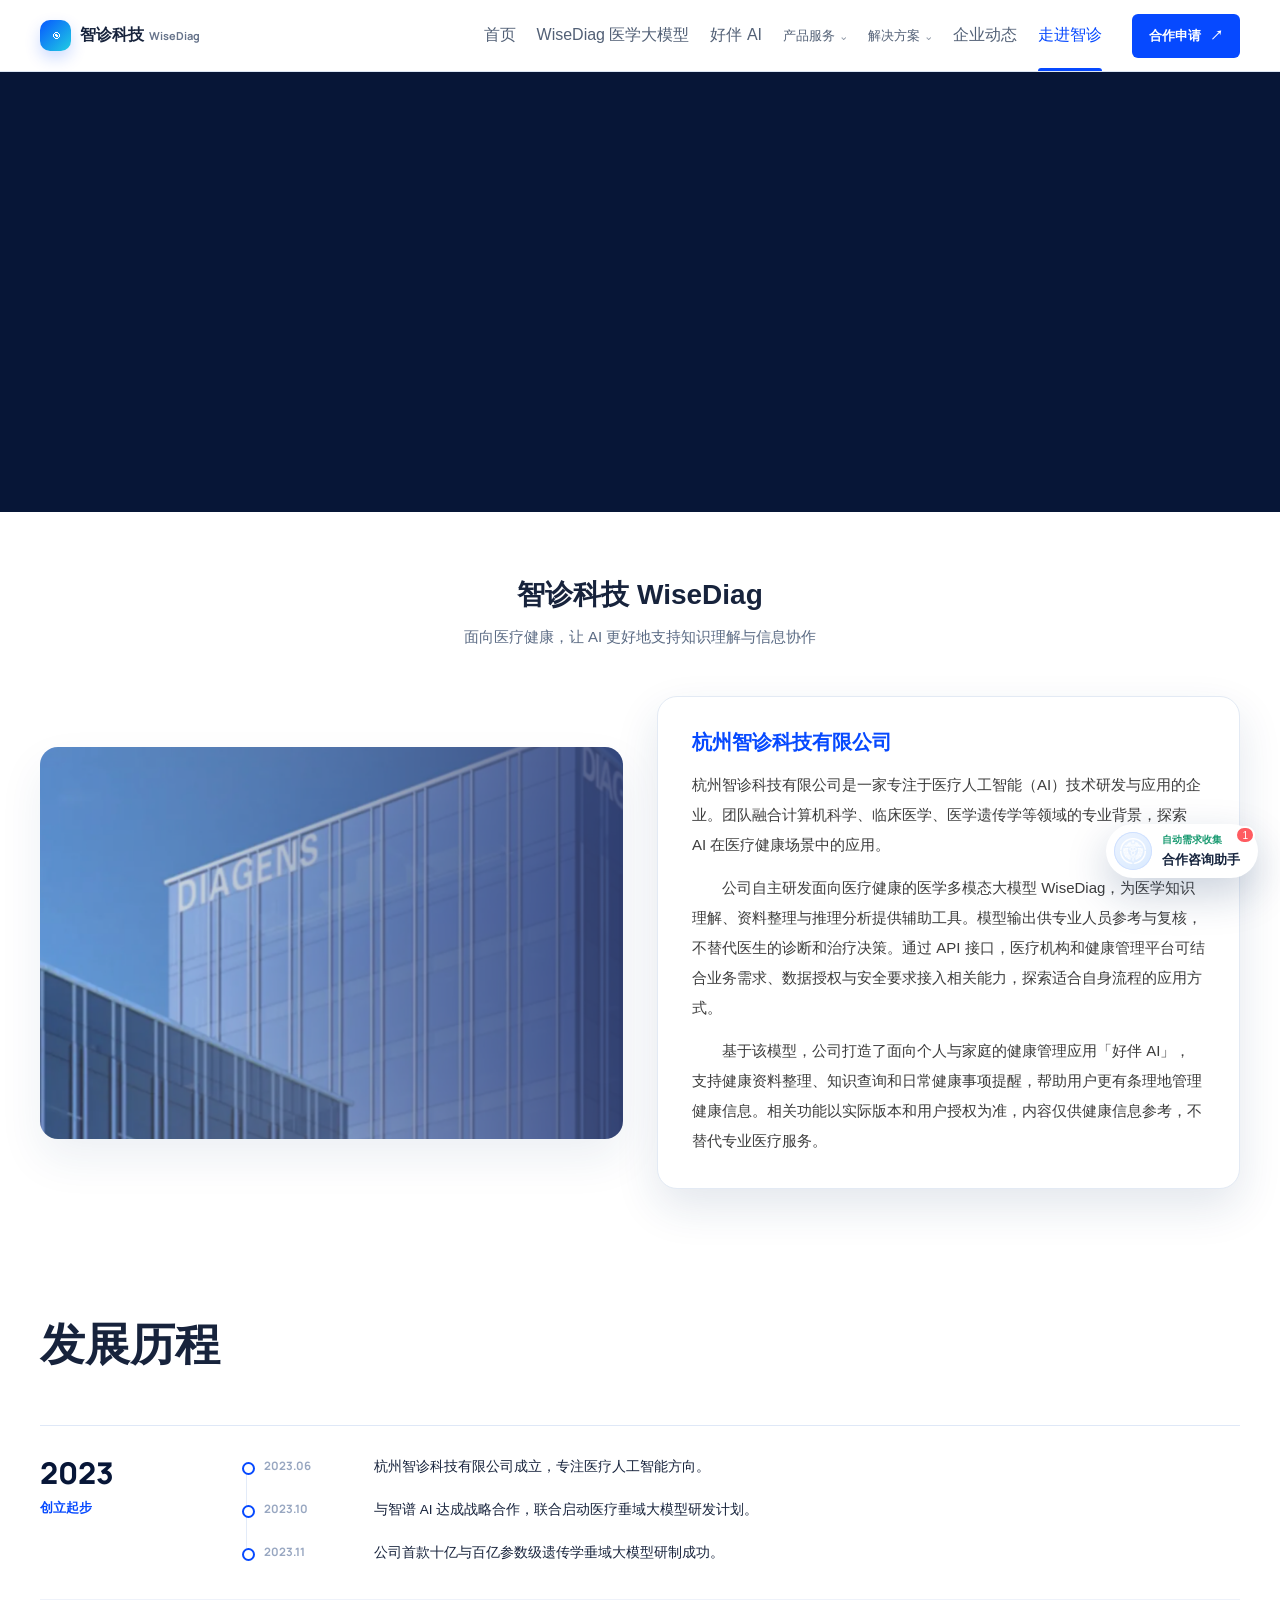
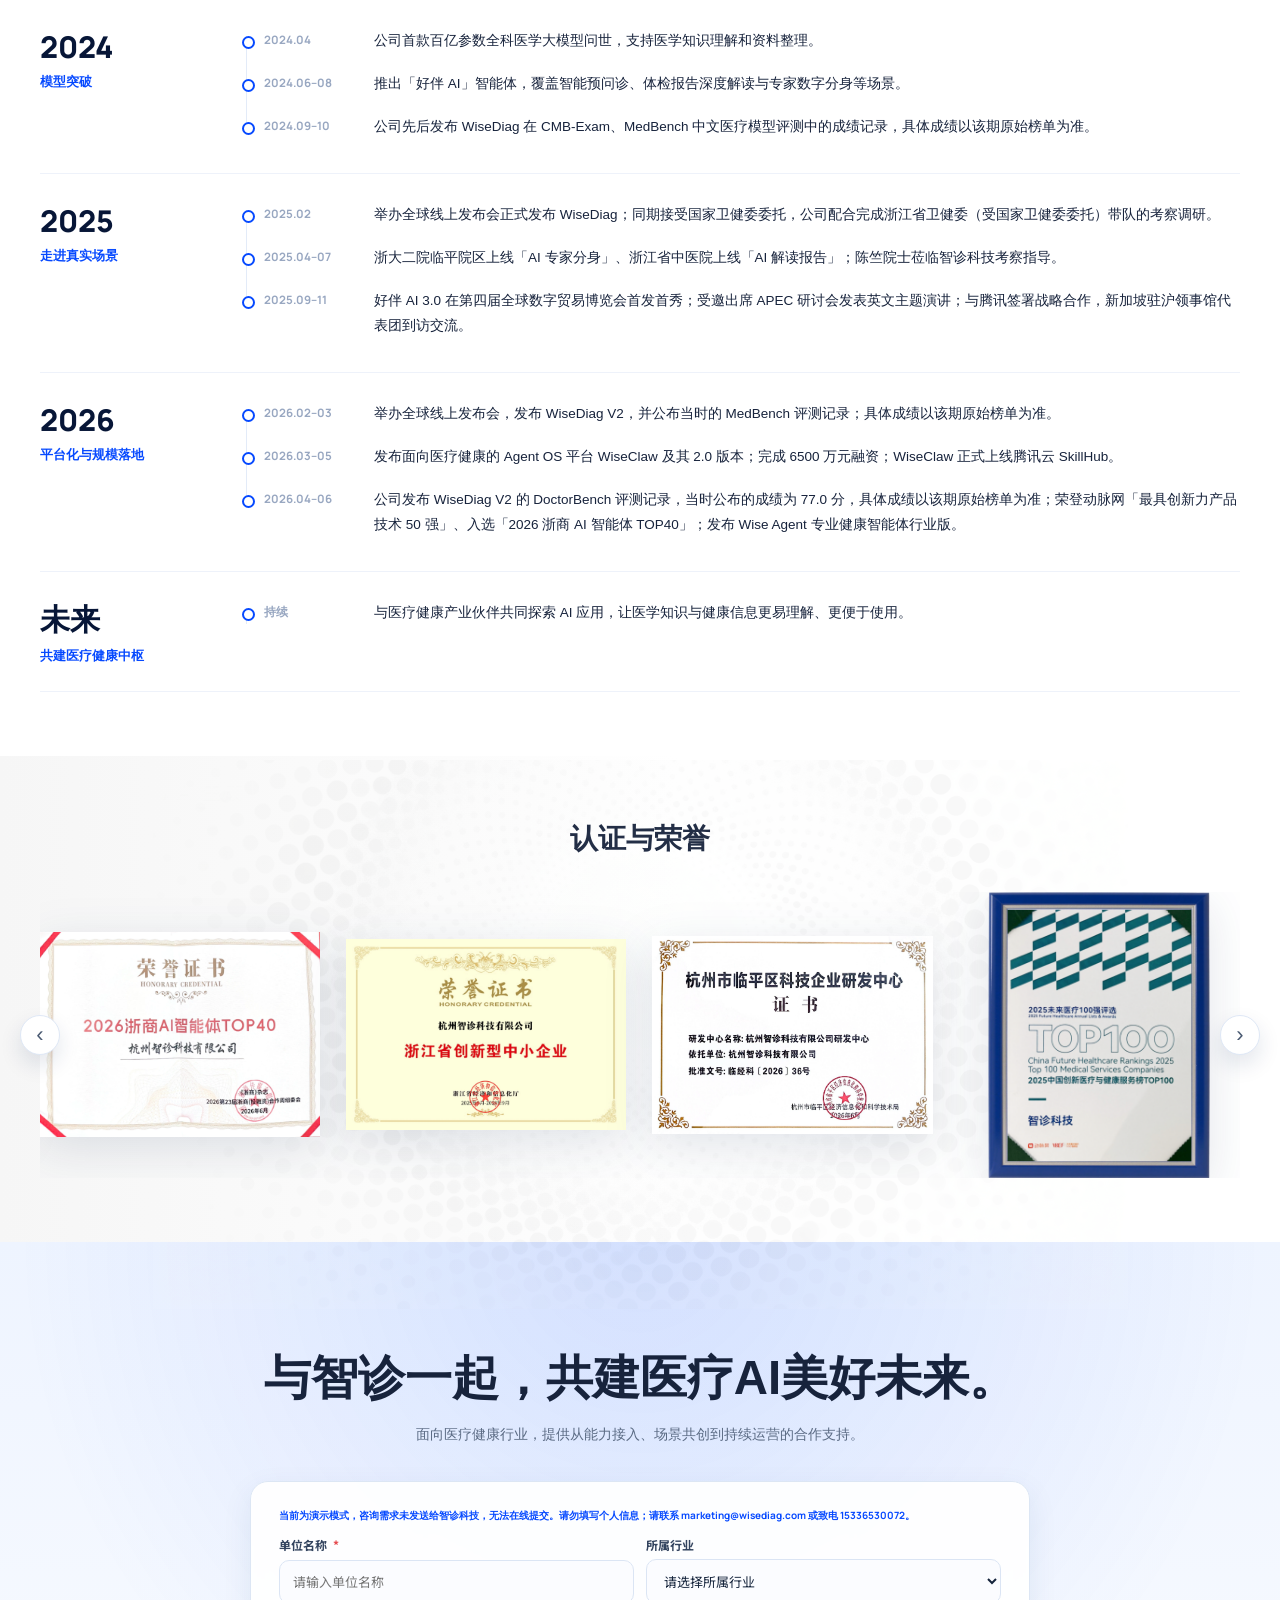
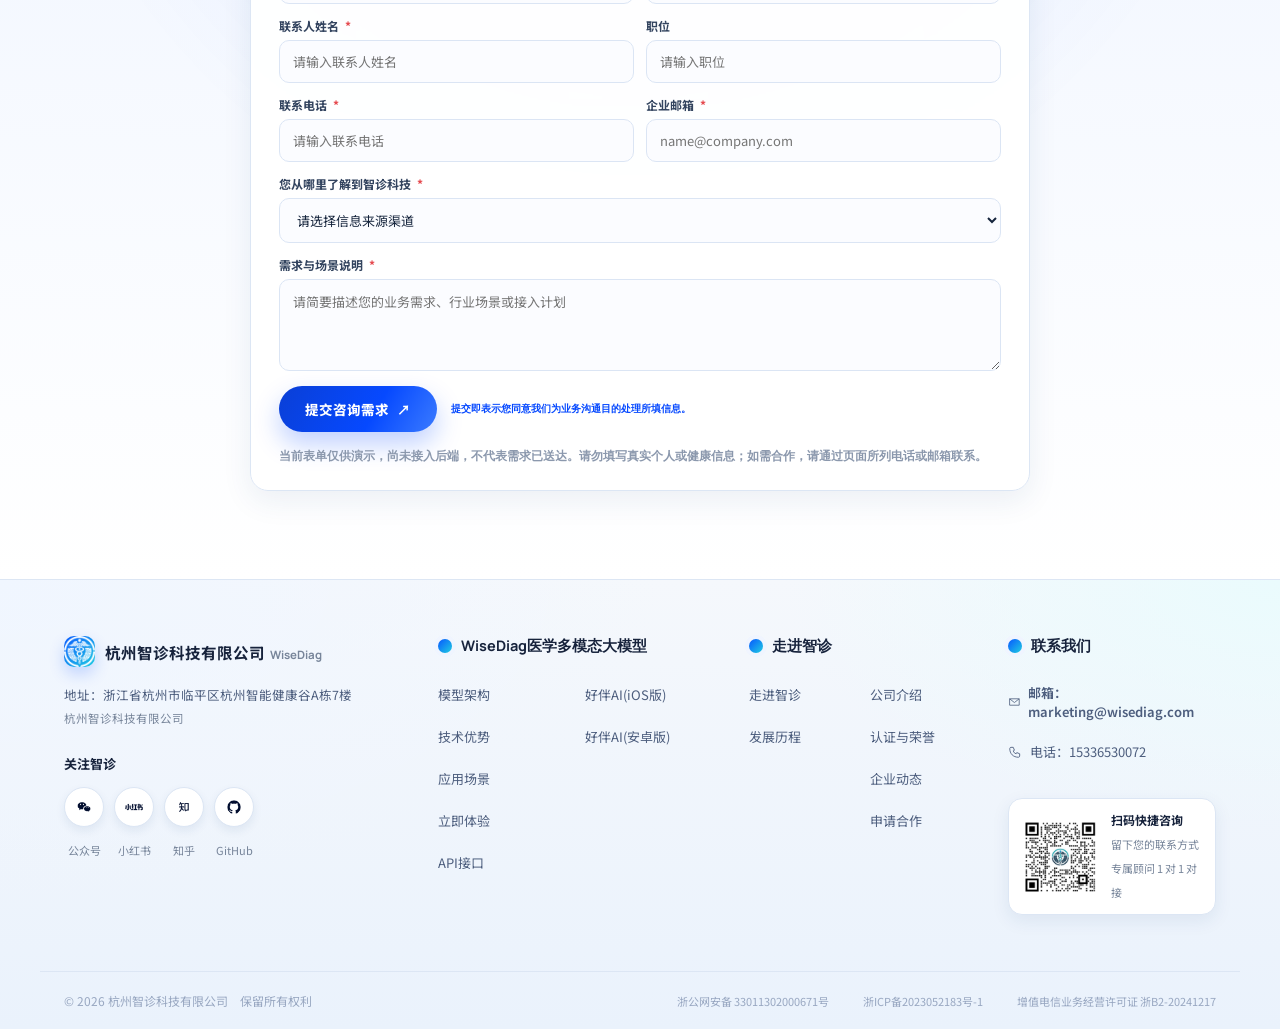
<file: about.html>
<!DOCTYPE html>
<html lang="zh-CN" data-page-node-id="jXTU3y7TMNJ3A8dg89KkbF" data-dm-ref="1"><head data-page-node-id="NB7bRx6Qh5a212C4EVVu77">
  <meta charset="utf-8" data-page-node-id="czl9bpVHp7eGzFg7hUlYEp">
  <meta name="viewport" content="width=device-width, initial-scale=1" data-page-node-id="YkZk98KfZvASvxFlY9uqzL">
  <link rel="icon" href="assets/footer/logo-wisediag.png" data-page-node-id="BhwT7qiCK8DbXxZ8xmbgAR">
  <meta name="description" content="走进智诊：了解公司的医学模型研发、产品应用、发展历程与已有荣誉，探索面向医疗健康的 AI 辅助工具与合作方式。" data-page-node-id="GdYAUkMqV5oiAddRUGPMqc">
  <title>走进智诊｜智诊科技 WiseDiag</title>
  <link rel="preconnect" href="https://fonts.googleapis.com" data-page-node-id="WL4O1YfVCXUM8hdiC8iNHh">
  <link rel="preconnect" href="https://fonts.gstatic.com" crossorigin="" data-page-node-id="dYVOBnPL8TYPRSnYhRaG9M">
  <link href="https://fonts.googleapis.com/css2?family=Manrope:wght@500;600;700;800&amp;family=Noto+Sans+SC:wght@400;500;600;700;800&amp;display=swap" rel="stylesheet" data-page-node-id="XX4JOkSRLwVpMcMgqhCFnB">
  <link rel="stylesheet" href="styles.css" data-page-node-id="oeQa6T9IZMMiHUIrCnSnR8">
  <link rel="stylesheet" href="about.css" data-page-node-id="337ktOEsrzQECBDEk0Ui6a">
  <link rel="stylesheet" href="lead-form.css" data-page-node-id="uaolvQrculS0vDA4miW3NL">
  <link rel="stylesheet" href="ai-advisor.css">
<style id="__dm_no_drag_style__">* { -webkit-user-drag: none !important; }</style><style id="__dm_bindable_badge_style__">[data-sp-bindable="database"]{outline:1px dashed #0088ff;outline-offset:2px;border-radius:4px;}[data-sp-bindable="database"] *{pointer-events:none !important;transition:none !important;animation:none !important;}[data-sp-bindable="database"]{transition:none !important;animation:none !important;}</style><link rel="stylesheet" href="refresh.css">
</head>
<body class="about-page" data-page-node-id="6ReXnjT73YLjAn3zCrP7Fc" style="position: relative;">
  <header class="site-header" data-page-node-id="TmA7hmSbQHBHFaGLbLXEV1">
    <nav class="shell nav" aria-label="主导航" data-page-node-id="gqIqWQVNKPORnPLjkGcL3F">
      <a class="brand" href="index.html" aria-label="智诊科技首页" data-page-node-id="kgMMQRinmCyNTvHKYEJNEs"><span class="brand-mark" data-page-node-id="mnJAXAxzZTJD8Vps6xZFzW">◉</span><span data-page-node-id="Qi4Cuh7tABCEl4FJbSXh5B"><b data-page-node-id="9xUfB2OcNhVFLFv51sMWf5">智诊科技</b><small data-page-node-id="eYEgIHexiyByruC6MTFy9n">WiseDiag</small></span></a>
      <button class="mobile-menu" type="button" aria-label="打开导航" data-page-node-id="hIIjLOaj4CtE1We41KwRF6">☰</button>
      <div class="nav-links" data-page-node-id="kxvVFkR7BESYaN69S7yXgq">
        <a href="index.html" data-page-node-id="CBwfIn9S09xLWcb8Jq2i90">首页</a><a href="wisediag-model.html" data-page-node-id="TH2HlGOvzftfF7LU0I3c3u">WiseDiag 医学大模型</a><a href="haoban-ai.html" data-page-node-id="kV3a2kuqh2qwIEXLxG3W0R">好伴 AI</a>
        <div class="products-menu" data-page-node-id="G5EqtqOhH3TulbefRyG6ot">
          <button class="nav-trigger" type="button" aria-haspopup="true" data-page-node-id="hMljpFIzRcWWH48D4Fl6sy">产品服务 <span data-page-node-id="bhReY2boVkCvGD5dEe7j53">⌄</span></button>
          <div class="mega-menu svc-panel" data-page-node-id="FpGGrm6UfrsNv0aa4zNa1A">
            <div class="svc-head" data-page-node-id="Wo4FW34nCDXDEaM8wIuEZu"><div data-page-node-id="wwS58VSryOVKIBsWcpeYPG"><strong data-page-node-id="x0oefkRWorpnDPym1zycmX">产品服务</strong></div><p data-page-node-id="hIWL87arqr77BmecpvTbkR">智多星提供共享底座，支撑智小伴、智小医、智小检、智小药、智小康五个应用产品与 WiseClaw 智能体平台，点击查看对应页面。</p></div>
            <div class="svc-grid" data-page-node-id="PI9OYMBCrcFdiQnedNy5GA">
              
              <a class="svc-card" href="product-services.html#care" data-page-node-id="EsBjKFHw7qzK3Svnk50kxS"><i data-page-node-id="V2WbOlDNFFDkpSX4trFWNA">CARE</i><span class="svc-t" data-page-node-id="Vc92Zg2eoG3tWAGSTKk6OD"><b data-page-node-id="LokK9gBlZbFoC0zPipFbyY">智小伴</b><small data-page-node-id="eyeQm6Rs5ZQycEFUFHQ1ld">Wise Care</small></span><em data-page-node-id="NLwi2FxIFVniZT47jv6sSX"><span>医院</span><span>互联网医院</span><span>慢病管理中心</span><span>康养机构</span></em></a>
              <a class="svc-card" href="product-services.html#clinical" data-page-node-id="Ubo1TBMt8E4ldrRlWopfl1"><i data-page-node-id="5P9RiscrXUNQzIkFjFHhl1">CLIN</i><span class="svc-t" data-page-node-id="8GFXKsW346yqIfBZ5NxtfP"><b data-page-node-id="Vr6QgrB4dvN4ijxFelru1N">智小医</b><small data-page-node-id="FTa0Zsb64WEz1nLM6HaD30">Wise Clinical</small></span><em data-page-node-id="7EBlE2pzGs2XZE9uJu25ws"><span>公立医院</span><span>互联网医院</span><span>县域医共体</span><span>私立医疗</span></em></a>
              <a class="svc-card" href="product-services.html#diagnostics" data-page-node-id="dXBNgfFGccTD0OlHI8rpO6"><i data-page-node-id="n67CxDEnUmG7MbqOgn6zDF">DX</i><span class="svc-t" data-page-node-id="wAQSfmezyjRhOn5LSOT2w8"><b data-page-node-id="OvQri4uZIFPD4bVSBU03jC">智小检</b><small data-page-node-id="IkWtGDfC43fnLAZ6Oigmk8">Wise Diagnostics</small></span><em data-page-node-id="gIBHCb1gODTdqodjGF6nvw"><span>IVD 与检验</span><span>体检中心</span><span>医院检验科</span><span>第三方医检</span></em></a>
              <a class="svc-card span-half" href="product-services.html#pharma" data-page-node-id="EaYa68A8K2g5bwQEvGTEJG"><i data-page-node-id="aQs6z8pCKtOJXpf1rMr66Q">RX</i><span class="svc-t" data-page-node-id="F63iG7ed1Q1ZLM8vw5eEjm"><b data-page-node-id="7CHoAHbj7xSWmqBAicvi7s">智小药</b><small data-page-node-id="FhH7N7I8L5gGqE3R2QsQiu">Wise Pharma</small></span><em data-page-node-id="7IhPz8YSmU1FhETOFZWTzs"><span>药企</span><span>医疗器械</span><span>医药流通</span><span>临床研究</span></em></a>
              <a class="svc-card span-half" href="product-services.html#workforce" data-page-node-id="7YRNSrbzjzKaJ9wcNGvSuk"><i data-page-node-id="fvVidkb5EKJUQ6GlXyA1Tl">WF</i><span class="svc-t" data-page-node-id="6yzBBKrHD01S335ZQzojCp"><b data-page-node-id="CBkHnWv2wNiDfLj81NYe39">智小康</b><small data-page-node-id="qGHI4hnIcpKSo1DPeCxNDq">Wise Workforce</small></span><em data-page-node-id="Bf9wzxEFv1adkkU7CL4VOK"><span>大型企业</span><span>健康险</span><span>体检中心</span><span>职业健康</span></em></a>
              <a class="svc-card wide" href="product-services.html#wiseclaw" data-page-node-id="2NohaRJBgeMSlbw6GYpEVo"><i data-page-node-id="NcvPaP6vzADH7tnUE6WluM">CLAW</i><span class="svc-t" data-page-node-id="ceJeCnjATCYwPofCEEDZwA"><b data-page-node-id="MMn04vcdPFRmyNtv12Ogtz">WiseClaw</b><small data-page-node-id="qwGTYNkNw0W6DRjAq6KfAE">Agent OS</small></span><em data-page-node-id="33k3sXf1a3xHdcWHOWT3lU"><span data-page-node-id="5FaSgOqKsHMSyVzhSbXXEk">智能体构建</span><span data-page-node-id="d4lnHLtroSAxpdXXp1v9OM">流程编排</span><span data-page-node-id="lCyu1BEOFZH4cpBxcAi0jy">安全治理</span><span data-page-node-id="A5NfhataGhKhxDCgHZANzq">快速接入</span></em></a>
<a class="svc-card wide" href="product-services.html#foundation" data-page-node-id="2ZuEBC9q60PFWmmcqdnnsg"><i data-page-node-id="ZL1RFGaApqm45HENrQ1pbx">BASE</i><span class="svc-t" data-page-node-id="AeH8MExyWSQs2PHaSbfh2N"><b data-page-node-id="00mqQkZI08zb7gIWSD8p1I">智多星</b><small data-page-node-id="IfqGGNo2938xH7hcor44uQ">Wise Foundation</small></span><em data-page-node-id="cgDqSuOZT9fv3OlurM5ABA"><span data-page-node-id="RA1VLWbLAgyObodHoXRsKA">医疗模型</span><span data-page-node-id="hvdFbQmwy6fdFYENLytp39">知识证据</span><span data-page-node-id="ZyVjj9j7lwV4KvWT2DAfaq">数据治理</span><span data-page-node-id="r1ruUIrDHwPOT2Iq9SzPIC">智能编排</span></em></a>
              
            </div>
          </div>
        </div>
        <div class="products-menu solutions-menu" data-page-node-id="Sb7bOyJZPs42wJdxjxDeA3">
          <button class="nav-trigger" type="button" aria-haspopup="true" data-page-node-id="s2px6zNemVEh3ucX42noSN">解决方案 <span data-page-node-id="4qvP9fNyJtytugFgVs9EBE">⌄</span></button>
          <div class="mega-menu solution-mega" data-page-node-id="xg6WCRsPVxlaZ0CVxTO2FF">
            <div class="mega-intro" data-page-node-id="tGlUL9miDf0DBefAVXfOCd"><div data-page-node-id="J5mr7xdfFGzoHt1ZaHDXjk"><span data-page-node-id="BFNWag4UDG5qMtKrqhMID6">行业解决方案</span><strong data-page-node-id="wwNoRye08ft20Zj0vYONP8">解决方案</strong></div><p data-page-node-id="FkFuKxCQdhKIbqIapTaoYb">让医疗 AI 能力融入真实业务流程。</p></div>
            <div class="mega-body solution-body" data-page-node-id="7WaRBGowxnE4PtPXw70wOS">
              <section class="product-matrix" data-page-node-id="9lFvIbF4kVEMcW4GSTe7r3">
                <p data-page-node-id="3Dz8HJ8sP2VPBo0JrioS3C">行业解决方案</p>
                <div class="product-grid solution-grid" data-page-node-id="MN8725ARwmQpUGKb0peS52">
                  <a href="solution-pharma.html" data-page-node-id="Ttn9BO9C9IyZBVaD5gtISD"><b data-page-node-id="mzAzjtZY1rwx6srGCxclj6">药企</b><small data-page-node-id="VutfPHO0qLema2MrV0IigB">学术推广 · 患者管理 · 临床研究</small></a>
                  <a href="solution-ivd.html" data-page-node-id="UdjbVMDWqGYOyECCm68yuB"><b data-page-node-id="oM4QLHqFTFBOCg0MQKP3NW">IVD 体外诊断</b><small data-page-node-id="s35Q7Q3MM5TuJ7mQ5qyv3A">报告解读 · 检后服务</small></a>
                  <a href="solution-internet-hospital.html" data-page-node-id="lgy6tH3VNfAG6X7n6HakuV"><b data-page-node-id="uKjFwxV7mZPj6uAHeyly7H">互联网医院</b><small data-page-node-id="FXYJu1XhfPb9gh4f5lv1p1">在线问诊 · 随访运营</small></a>
                  <a href="solutions.html#cases" data-page-node-id="wFydDvfcRVMMBFPiROiXy3"><b data-page-node-id="OwYZNq5AgKjXGbdeQw3WxG">体检中心</b><small data-page-node-id="9Df3MpXfCnZ4eSCkuxgKr9">团检报告深度解读</small></a>
                  <a href="solutions.html#cases" data-page-node-id="QXpoaqGKGv4QefSFWcLR72"><b data-page-node-id="ebO0yeA3ULSiHeOLyo8Ubj">药房 / 医药流通</b><small data-page-node-id="vCvS7NjIA9YWQBwe9RjGYF">店员助手 · 用药指导</small></a>
                  <a href="solutions.html#cases" data-page-node-id="xKARN5jIBkGLqK8ZBi51Tw"><b data-page-node-id="NyYJcBNhFr8FkrZnrVMNqZ">商业健康保险</b><small data-page-node-id="BzBuLporrjZ5sQYutg2TQq">核保理赔 · 健管服务</small></a>
                  <a href="solutions.html#cases" data-page-node-id="94PoNqt1r9weD3FeBXgtDE"><b data-page-node-id="bog9mQDEZ7P6TrvJwQZ29D">医美机构</b><small data-page-node-id="HbFT3gxK6XWlfED6fLXDwP">术前咨询 · 术后随访</small></a>
                  <a href="solutions.html#cases" data-page-node-id="6kWoWO7RqNoEViO8gizb6T"><b data-page-node-id="2O42u2cMEWPPaRSxhELPKS">中医养生</b><small data-page-node-id="35DPfDNnqGiyy90s65zOvY">体质辨识 · 调养建议</small></a>
                  <a href="solutions.html#cases" data-page-node-id="rlriwdObhKjO4PcgPj9f9F"><b data-page-node-id="jduI4sdSaFWWiYWSxFEpmp">营养保健品</b><small data-page-node-id="qZ5D7BbBFc3Zf1WJFY9VCP">营养咨询 · 复购运营</small></a>
                  <a href="solutions.html#cases" data-page-node-id="O8MIk3WTqiuXxcsr2VqmPK"><b data-page-node-id="mqbDVoCw30sPXXxKpKMYDc">模算智一体机</b><small data-page-node-id="UJBKIDPohNO5w39ZCTPQnM">软硬一体本地部署</small></a>
                </div>
                <p class="matrix-note" data-page-node-id="wNCbGIDiC4bxmFKiXBL8Re">未覆盖的场景可通过 WiseClaw 智能体平台共创搭建</p>
              </section>
            </div>
          </div>
        </div>
        <a href="enterprise-news.html" data-page-node-id="kqcTfi3M9VFtFWuFAGzows">企业动态</a><a class="active" href="about.html" data-page-node-id="FjohEsqmTO4EyHGRAGE9LB">走进智诊</a>
      </div>
      <a class="nav-cta" href="#contact" data-page-node-id="Xz7pgKAuWlIrd50UaRYko6" data-lead="合作申请">合作申请 <span data-page-node-id="lrCzwnC9vEjLPi6y8vo5qQ">↗</span></a>
    </nav>
  </header>

  <main data-page-node-id="RzOx4KvLAT70WNlpDpz63S">
    <section class="about-video" aria-label="智诊科技宣传片" data-page-node-id="jC9fh3ziOVrPqjhF1Cx9j0">
      <video src="https://pic.wisediag.com/haobanai/wisediag-static/v1/fbed8ce3edc7f536e7932b9ca53c58d1.mp4" autoplay="" loop="" muted="" playsinline="" preload="auto" data-page-node-id="zj8fKlzwsLU7nLABS53MpE"></video>
    </section>


    <section class="section intro-section" id="company" data-page-node-id="fPAxP5t7vRiq94142thHIe">
      <div class="shell" data-page-node-id="SX5P1SC5U5aPa4kO5QLvLf">
        <div class="intro-head" data-page-node-id="2OwpolJVnhM1KQZTwyAOdj">
          <h1 data-page-node-id="PSOz3hjM2uzITF8lJuVG2D">智诊科技 WiseDiag</h1>
          <p data-page-node-id="WvMrED04769Xvm6iJAIwTa">面向医疗健康，让 AI 更好地支持知识理解与信息协作</p>
        </div>
        <div class="intro-body" data-page-node-id="ULhPFH2KWXERN7NTt5Np5J">
          <div class="intro-visual" role="img" aria-label="杭州智诊科技有限公司办公与研发环境" data-page-node-id="vmg0Yf6ADxMekCBRsX2uIG"></div>
          <div class="intro-card" data-page-node-id="BRCeSx4IYikAG1iCH3AfPD">
            <span class="intro-name" data-page-node-id="bRmdpU32OVTOhMVSbzzkNY">杭州智诊科技有限公司</span>
            <div class="intro-text" data-page-node-id="deFjO9mw6vb2JNNbdym9kD">
              <p data-page-node-id="7oNrVuA5icIJ0h0GOlnYXw">杭州智诊科技有限公司是一家专注于医疗人工智能（AI）技术研发与应用的企业。团队融合计算机科学、临床医学、医学遗传学等领域的专业背景，探索 AI 在医疗健康场景中的应用。</p>
              <p data-page-node-id="lHODWTHpEZS207CqWmEcfi">公司自主研发面向医疗健康的医学多模态大模型 WiseDiag，为医学知识理解、资料整理与推理分析提供辅助工具。模型输出供专业人员参考与复核，不替代医生的诊断和治疗决策。通过 API 接口，医疗机构和健康管理平台可结合业务需求、数据授权与安全要求接入相关能力，探索适合自身流程的应用方式。</p>
              <p data-page-node-id="pvaOzISCfciBWhcEAv4Yzp">基于该模型，公司打造了面向个人与家庭的健康管理应用「好伴 AI」，支持健康资料整理、知识查询和日常健康事项提醒，帮助用户更有条理地管理健康信息。相关功能以实际版本和用户授权为准，内容仅供健康信息参考，不替代专业医疗服务。</p>
            </div>
          </div>
        </div>
      </div>
    </section>

    



    <section class="section timeline-section" id="milestones" data-page-node-id="uNLRlwpPSclPd0JDVNL8fU">
      <div class="shell" data-page-node-id="7V2CbTyDwAZuiSYd9CJYAe">
        <div class="timeline-intro" data-page-node-id="WOfypAHzGuxHFHNUWnEcXE"><div><h2>发展历程</h2></div></div>
        <div class="history" data-page-node-id="nAeFZnWayKKBNU7ZJgFa7x">
          <div class="history-group" data-page-node-id="qHLrfn1sbYVPNoEwhPHueY">
            <div class="history-year" data-page-node-id="OvdKTnNnbGHto5CWBELEz8"><b data-page-node-id="6xEMD5DB8N674rmXh1FMeo">2023</b><span data-page-node-id="1BwyAOl5binzhamxSUHE5g">创立起步</span></div>
            <ul class="history-list" data-page-node-id="jGAdcFtG8zAZadWTtg9CQA">
                <li data-page-node-id="UJPlRMTT6XA7ZskNZEBnvq"><time data-page-node-id="plCyF0SSVU73mkRSjGCONY">2023.06</time><p data-page-node-id="Q4FvnfT67I4eFpsTk1wHCk">杭州智诊科技有限公司成立，专注医疗人工智能方向。</p></li>
                <li data-page-node-id="9JzhxIq4fw6XZ4EqKmNxFw"><time data-page-node-id="E1PvzZy1P0RXS0sNzyBxnx">2023.10</time><p data-page-node-id="DqneVOFwYwRR4lKrWrzP7P">与智谱 AI 达成战略合作，联合启动医疗垂域大模型研发计划。</p></li>
                <li data-page-node-id="jR8Gi6qJPfmpiG3eeGUzHW"><time data-page-node-id="jT58jyR8b7UXJaMJ1Yi4zZ">2023.11</time><p data-page-node-id="lcUYUM4kk3BDWHeNDPzjs3">公司首款十亿与百亿参数级遗传学垂域大模型研制成功。</p></li>
            </ul>
          </div>
          <div class="history-group" data-page-node-id="LRAouZ21VfySKIERyXcI8s">
            <div class="history-year" data-page-node-id="Ie1kcEqe76TWNGFJWuVYBu"><b data-page-node-id="Y3RvJtFRA8dVR3GyPp4Nkz">2024</b><span data-page-node-id="s80PIsdy0zc3ZOcOc7KenJ">模型突破</span></div>
            <ul class="history-list" data-page-node-id="s7yB7LysHFuMArHObLMcuW">
                <li data-page-node-id="ZgvomDlXj3Dpzw8CFe3Dvy"><time data-page-node-id="gMcoe4GcRzCqUQE0D794oM">2024.04</time><p data-page-node-id="R3RnA2Zumba7Wg2DXRvg0g">公司首款百亿参数全科医学大模型问世，支持医学知识理解和资料整理。</p></li>
                <li data-page-node-id="XTj5u1JjmVJCy0hBUJu0p5"><time data-page-node-id="QdhC1cpl5g8SutqgBgj8Rb">2024.06–08</time><p data-page-node-id="OSr6m08NYHiwfkGuTeagmE">推出「好伴 AI」智能体，覆盖智能预问诊、体检报告深度解读与专家数字分身等场景。</p></li>
                <li data-page-node-id="yxHZfnAtxFpcVYG6nuTcHI"><time data-page-node-id="xqdQhCHckcxU91lMjkOLDG">2024.09–10</time><p data-page-node-id="c86dRZCsv6lSF9He4yyIWy">公司先后发布 WiseDiag 在 CMB-Exam、MedBench 中文医疗模型评测中的成绩记录，具体成绩以该期原始榜单为准。</p></li>
            </ul>
          </div>
          <div class="history-group" data-page-node-id="qzRWXegZ5pwHPuF8my1VLS">
            <div class="history-year" data-page-node-id="JpcmVBkkFyvTxh471zV37B"><b data-page-node-id="BKgI88euKRRgLaWV3EAM9F">2025</b><span data-page-node-id="TgZ4bZ4A9SGBeUlqR0bsLC">走进真实场景</span></div>
            <ul class="history-list" data-page-node-id="dFA5EMlzVyyh1KozbhD6oA">
                <li data-page-node-id="zjslkPHO4V37OyhhTUtXK1"><time data-page-node-id="7ysyBkur3oekibrxAeWfKh">2025.02</time><p data-page-node-id="3KRrGnM7Ao2dUZkGK0c2Lb">举办全球线上发布会正式发布 WiseDiag；同期接受国家卫健委委托，公司配合完成浙江省卫健委（受国家卫健委委托）带队的考察调研。</p></li>
                <li data-page-node-id="yXBChA7ah5PUxYo67HBl46"><time data-page-node-id="TL3lzbhb4st9A5q76qAEbF">2025.04–07</time><p data-page-node-id="7bhvb4DKZzBoC48mC3YMiA">浙大二院临平院区上线「AI 专家分身」、浙江省中医院上线「AI 解读报告」；陈竺院士莅临智诊科技考察指导。</p></li>
                <li data-page-node-id="9NtZJZtXaNmXAF0gY0VBsJ"><time data-page-node-id="aj0QfziFqEbpGXLvldO8gy">2025.09–11</time><p data-page-node-id="YlakHQbyuR6RCrSJRRwpbi">好伴 AI 3.0 在第四届全球数字贸易博览会首发首秀；受邀出席 APEC 研讨会发表英文主题演讲；与腾讯签署战略合作，新加坡驻沪领事馆代表团到访交流。</p></li>
            </ul>
          </div>
          <div class="history-group" data-page-node-id="RuGrv98dQkr5j7HJ1gjfnD">
            <div class="history-year" data-page-node-id="yUcZGGLyTBXEOvFYBPHUbm"><b data-page-node-id="omz6ZRIYqNwd7OPtOeGGHE">2026</b><span data-page-node-id="KIca9qKBD9EgQBsCjicfWQ">平台化与规模落地</span></div>
            <ul class="history-list" data-page-node-id="f1t1pzWfpnUq38TUYXxfFd">
                <li data-page-node-id="ymLg1D1K2GTRezNvWOwypA"><time data-page-node-id="9bzQhqTyDmT7SnQnGhsXCs">2026.02–03</time><p data-page-node-id="MDbwUDr6VUNRqp55UNuKjl">举办全球线上发布会，发布 WiseDiag V2，并公布当时的 MedBench 评测记录；具体成绩以该期原始榜单为准。</p></li>
                <li data-page-node-id="Aw8FA8gHDvZeGbu9Y6IaGY"><time data-page-node-id="xWfnroFeosJG8MDmNBni9y">2026.03–05</time><p data-page-node-id="VuAjyYHwHRzAOcqclSkpyq">发布面向医疗健康的 Agent OS 平台 WiseClaw 及其 2.0 版本；完成 6500 万元融资；WiseClaw 正式上线腾讯云 SkillHub。</p></li>
                <li data-page-node-id="0w5uJfqI59bpoVK9yB12zz"><time data-page-node-id="0kbEBTGY2GM0gk81K3ntfo">2026.04–06</time><p data-page-node-id="tYF4NPwJoy6PixoE8HIgn0">公司发布 WiseDiag V2 的 DoctorBench 评测记录，当时公布的成绩为 77.0 分，具体成绩以该期原始榜单为准；荣登动脉网「最具创新力产品技术 50 强」、入选「2026 浙商 AI 智能体 TOP40」；发布 Wise Agent 专业健康智能体行业版。</p></li>
            </ul>
          </div>
          <div class="history-group" data-page-node-id="0xm00UoWrBzCByQN3687LJ">
            <div class="history-year" data-page-node-id="uKt0V2JgcsJRF1hv19W77C"><b data-page-node-id="kYwFnTrd9e30E4qP5x5Ap1">未来</b><span data-page-node-id="VDdON9o78xBBquueTURPFa">共建医疗健康中枢</span></div>
            <ul class="history-list" data-page-node-id="umTpZOvm3OeBoCSFHnY8yh">
                <li data-page-node-id="6K8oA5WGG1f1nAmBYA0F1E"><time data-page-node-id="lInYw41w9gebjitK4hXzTA">持续</time><p data-page-node-id="arvsoxqhPXOc44yhNZiOnl">与医疗健康产业伙伴共同探索 AI 应用，让医学知识与健康信息更易理解、更便于使用。</p></li>
            </ul>
          </div>
        </div>
      </div>
    </section>

    <section class="section honors-section" id="honors" data-page-node-id="BQXFYxTE0DjZd61u8Vthff">
      <div class="shell" data-page-node-id="CNn7cjpRq8HcmGrLFLHKhS">
        <h2 class="honors-title" data-page-node-id="37etuFQUPq41zVPXFq0Eo4">认证与荣誉</h2>
      </div>
      <div class="honors-stage" data-page-node-id="smca5RzbBT2rGOeNIh71Cz">
        <img class="honors-deco" src="assets/about/honors-bg.png" alt="" aria-hidden="true" data-page-node-id="12NlIsXCKmcTc71kaBcVVz">
        <div class="shell honors-shell" data-page-node-id="xRZsdkDVVGfaAvquztrinA">
          <div class="award-viewport" id="award-viewport" data-page-node-id="vM0yEn6ijXVvXfTZlJ4fau">
            <div class="award-track" id="award-track" data-page-node-id="zGjL2DcPCHxpRr4W0qblAE">
              <div class="award-slide"><div class="award-inner"><a href="assets/brochure/wiseclaw-certificate.webp" target="_blank" rel="noopener" aria-label="查看WiseClaw智能体平台检验证书大图"><img src="assets/brochure/wiseclaw-certificate.webp" alt="中国信通院泰尔实验室WiseClaw智能体平台检验证书" width="794" height="1128" loading="lazy"></a></div></div>
              <div class="award-slide"><div class="award-inner"><a href="assets/brochure/national-project.webp" target="_blank" rel="noopener" aria-label="查看国家科技重大专项项目参与单位牌匾大图"><img src="assets/brochure/national-project.webp" alt="国家科技重大专项项目参与单位牌匾" width="1080" height="721" loading="lazy"></a></div></div>
              <div class="award-slide"><div class="award-inner"><a href="assets/brochure/ai-top40.webp" target="_blank" rel="noopener" aria-label="查看 2026 浙商 AI 智能体 TOP40 荣誉证书大图"><img src="assets/brochure/ai-top40.webp" alt="2026 浙商 AI 智能体 TOP40 荣誉证书" width="1484" height="1084" loading="lazy"></a></div></div>
              <div class="award-slide"><div class="award-inner"><a href="assets/brochure/innovative-sme.webp" target="_blank" rel="noopener" aria-label="查看浙江省创新型中小企业荣誉证书大图"><img src="assets/brochure/innovative-sme.webp" alt="浙江省创新型中小企业荣誉证书" width="1488" height="1016" loading="lazy"></a></div></div>
              <div class="award-slide"><div class="award-inner"><a href="assets/brochure/research-center.webp" target="_blank" rel="noopener" aria-label="查看杭州市临平区科技企业研发中心证书大图"><img src="assets/brochure/research-center.webp" alt="杭州市临平区科技企业研发中心证书" width="1618" height="1142" loading="lazy"></a></div></div>
              <div class="award-slide" data-page-node-id="SEosXXlguJsV8kNxLooZjj"><div class="award-inner" data-page-node-id="keEdPjR2VS8NFFl5GMVQ7y"><img src="assets/about/awards/07835f17639ade4d8acf3dcb97402240.png" alt="智诊科技荣誉证书 1" loading="lazy" data-page-node-id="CV1gWCEY76QHPvUftGcle9"></div></div>
              <div class="award-slide" data-page-node-id="KYDfzCfjZyY71Qhx7IE6kS"><div class="award-inner" data-page-node-id="g1TrBIC0Fwi5jvVD7xjdWZ"><img src="assets/about/awards/08b4228468f16519225edf1203d0eb1f.png" alt="智诊科技荣誉证书 2" loading="lazy" data-page-node-id="dikNsu29MPEmYQSu8VV3vg"></div></div>
              <div class="award-slide" data-page-node-id="H9JVzyTs4vRjDdXnzhVhyD"><div class="award-inner" data-page-node-id="lK78ykw0zEQp59ZacOXDsb"><img src="assets/about/awards/0d170f3dafcecbd0cac4e5c1cd0ffe08.png" alt="智诊科技荣誉证书 3" loading="lazy" data-page-node-id="UWQFCCjZhC5j6CQWf3oAmk"></div></div>
              <div class="award-slide" data-page-node-id="Rw5A7cD7q2mG3dbP8u9WFV"><div class="award-inner" data-page-node-id="0h1HgXuo1uagsebl4G1xg8"><img src="assets/about/awards/0edc54f242d8e4121142dbd56f6cabe1.png" alt="智诊科技荣誉证书 4" loading="lazy" data-page-node-id="6wAUi7rw2Kgpzc9Gf9b4VF"></div></div>
              <div class="award-slide" data-page-node-id="jg0yljffAgKJoXAEsrT8iQ"><div class="award-inner" data-page-node-id="WBjT6wsDjkazeYKdqCbx4X"><img src="assets/about/awards/1adfdb4c02383ef9d347f73ea6b019ab.png" alt="智诊科技荣誉证书 5" loading="lazy" data-page-node-id="fjWGBEHGpftddvX7LUngm7"></div></div>
              <div class="award-slide" data-page-node-id="FNNjPqPRJ8bX9SMZISFvhm"><div class="award-inner" data-page-node-id="8B2yZfRE1n2HlgREydxGzC"><img src="assets/about/awards/21e0e022e74912dc03226a2018289785.png" alt="智诊科技荣誉证书 6" loading="lazy" data-page-node-id="QeJiopq3l884wl4snmfTfr"></div></div>
              <div class="award-slide" data-page-node-id="UIVEeqThUz27hWL5DLtpBV"><div class="award-inner" data-page-node-id="pmGKDHQD02DsGgFo95ucw4"><img src="assets/about/awards/25679d635315668167aef268bb8b7ef9.png" alt="智诊科技荣誉证书 7" loading="lazy" data-page-node-id="bTUL5SD2gD4Dqct39f4BgE"></div></div>
              <div class="award-slide" data-page-node-id="39Fxa9eMOr0oeiaacKEk0T"><div class="award-inner" data-page-node-id="0aCoBpxqs4ZoqxwR3T8tEW"><img src="assets/about/awards/2ef0cf6a82759ab075586c9cdfd40843.png" alt="智诊科技荣誉证书 8" loading="lazy" data-page-node-id="z64Dn0e8ZcsdzOVWpaXYj4"></div></div>
              <div class="award-slide" data-page-node-id="kq6eZrT1G6spZGW14Ri8W4"><div class="award-inner" data-page-node-id="3xcrTS5LqGoB7qCa0BhfrU"><img src="assets/about/awards/35df5703db4814d6444970cc1b2b7a46.png" alt="智诊科技荣誉证书 9" loading="lazy" data-page-node-id="eqh2BTBWlECW7q5K9XKCQX"></div></div>
              <div class="award-slide" data-page-node-id="fLLTYfdvKrpR3A7j8cMhGP"><div class="award-inner" data-page-node-id="wDHYcitbuhY6gWQdAeLAK0"><img src="assets/about/awards/630328425ab5e83a489574bd892f41ca.png" alt="智诊科技荣誉证书 10" loading="lazy" data-page-node-id="3Q78zG3PoJcJETwwO5VY6N"></div></div>
              <div class="award-slide" data-page-node-id="kcxFkbXnF6s2XwmQrnCBRy"><div class="award-inner" data-page-node-id="5ypy604BO6VgXjW44EzDBE"><img src="assets/about/awards/83eebbc583930eb4481240b344b23f5b.png" alt="智诊科技荣誉证书 11" loading="lazy" data-page-node-id="KIAeI1TXzoHLE8WQm7Xs02"></div></div>
              <div class="award-slide" data-page-node-id="CAdk3ri7LYXYPVvBgbvZsB"><div class="award-inner" data-page-node-id="0lTBe6sENL2NN2GtzMma92"><img src="assets/about/awards/9804941832c5647d24f5cb70e229220d.png" alt="智诊科技荣誉证书 12" loading="lazy" data-page-node-id="rqRt3G6jFyxj7wBCRNhV4v"></div></div>
              <div class="award-slide" data-page-node-id="7DGlAFo2PN0OgPRuS5Fhvh"><div class="award-inner" data-page-node-id="XlkT5WjScCBsWUSKbMPrXT"><img src="assets/about/awards/ae7e9184a5d85f9d273756cdfec555da.png" alt="智诊科技荣誉证书 13" loading="lazy" data-page-node-id="xxcbZbdTWS54BAIhQeYJjT"></div></div>
            </div>
          </div>
          <button class="award-arrow prev" type="button" data-award="-1" aria-label="上一组荣誉" data-page-node-id="Cn73GCTqXqzEjqgLB6TXVL">‹</button>
          <button class="award-arrow next" type="button" data-award="1" aria-label="下一组荣誉" data-page-node-id="AZuwCIwKqHq7yLNMJbaBJC">›</button>
        </div>
      </div>
    </section>

    

    

    <section class="about-cta" id="contact" data-page-node-id="AZ1gFCK0w7rpFF1NY5bYUx"><div class="shell" data-page-node-id="BZjJ0fj1jiQItCDAFJUYuG"><h2 data-page-node-id="tz7KxQ4cn9ak0YueZ7ZZ8b">与智诊一起，共建医疗AI美好未来。</h2><span data-page-node-id="5tyovkYMq8rrKPh0eAc9nB">面向医疗健康行业，提供从能力接入、场景共创到持续运营的合作支持。</span><div class="cta-form-wrap"><form class="lf-form lf-host" novalidate=""></form><p class="cta-inline-note" style="margin:14px 0 0;text-align:left;color:#8b98ad;font-size:12px;line-height:1.7;">当前表单仅供演示，尚未接入后端，不代表需求已送达。请勿填写真实个人或健康信息；如需合作，请通过页面所列电话或邮箱联系。</p></div></div></section>

    


  </main>
  <!-- footer:v2026-09-03-r4 -->
  <footer class="site-footer">
    <div class="footer-grid" data-page-node-id="FB1VmiSUvRXy2EG9ohcUtP">

      <!-- 列 1：公司信息 + 关注智诊 -->
      <div class="footer-company" data-page-node-id="Am0UCrGYWfXwmxsUIDCZ5B">
        <a class="brand" href="index.html" data-page-node-id="2Gjoyxp4v4bd4J3Tkq9zN3">
          <img class="brand-mark" src="assets/footer/logo-wisediag.png" alt="智诊科技 WiseDiag" data-page-node-id="zZJAsvSrarFj12V6VorzLU">
          <span data-page-node-id="lb8Ws5LtIjGC6kRfoCuVe1"><b data-page-node-id="QWym7S1baNB0hWuR2FMyBA">杭州智诊科技有限公司</b><small data-page-node-id="V8OboRtABib1qwBmHQm7sh">WiseDiag</small></span>
        </a>
        <p class="addr" data-page-node-id="iTtL26EGCv6Q9UmJDpznyu">
          <span data-page-node-id="W7qnnPkaGrTtCZEIvxDReO">地址：浙江省杭州市临平区杭州智能健康谷A栋7楼</span>
          <span class="line2" data-page-node-id="hkSn252SUlA8Im0hTB8pn7">杭州智诊科技有限公司</span>
        </p>

        <div class="social-block" data-page-node-id="MMefzrdMYNaYPEbJSvnErK">
          <p class="title" data-page-node-id="CGktOERaSDDRDKJOddNr2n">关注智诊</p>
          <div class="social-grid" data-page-node-id="ecp8iDFQF7tkdFsatMTBBf">
            <a class="social-item" href="javascript:void(0)" aria-label="微信公众号" data-page-node-id="vYRVrQJHSmdeaScUgVJKYk">
              <img src="assets/footer/icon-wechat.png" alt="" data-page-node-id="M3W2yCjUJTQJUdHyhwjMv4">
              <span class="social-qr" data-page-node-id="B5D0l3ijUhM2I0nSSG0p6b"><img src="assets/footer/qr-wechat.png" alt="微信公众号二维码" data-page-node-id="ID52xnZPRtAy00krSxJKtP"></span>
            </a>
            <a class="social-item" href="javascript:void(0)" aria-label="小红书" data-page-node-id="D7NVkvaqNv48KcEpPSJRDe">
              <img src="assets/footer/icon-xhs.png" alt="" data-page-node-id="CpHEEOnlI0cbLJr8YBsCe0">
              <span class="social-qr" data-page-node-id="UpcgQ8AAxyNYGVikG1IX7G"><img src="assets/footer/qr-xhs.png" alt="小红书二维码" data-page-node-id="lFuZ8fFgNvGa8PDAlvadt8"></span>
            </a>
            <a class="social-item" href="javascript:void(0)" aria-label="知乎" data-page-node-id="xr0R8rcF60WAQyWzhVMVev">
              <img src="assets/footer/icon-zhihu.png" alt="" data-page-node-id="HNISCXjBX3mhZyR67c8pz5">
              <span class="social-qr" data-page-node-id="pxQfK6Jp5zmvwT6EbZuoNR"><img src="assets/footer/qr-zhihu.png" alt="知乎二维码" data-page-node-id="UUCEa7EzZCl9wyJrXVIw4P"></span>
            </a>
            <a class="social-item" href="https://github.com/WiseDiag" target="_blank" rel="noopener" aria-label="GitHub" data-page-node-id="Hspr3DxtryIOk3W0Em8KCS">
              <img src="assets/footer/icon-github.png" alt="" data-page-node-id="ZJRajP0azC35HK8biMW00d">
              <span class="social-qr" data-page-node-id="dUeehvS5EApKo7pG0ou1fa"><img src="assets/footer/qr-github.png" alt="GitHub 二维码" data-page-node-id="gXj2jgchOjQHzBMuBNcTEB"><small data-page-node-id="YMnV7xfj4YIyYyE088QDyP">github.com/WiseDiag</small></span>
            </a>
          </div>
          <div class="social-caption" data-page-node-id="l5jHr59Q0jwp92qfduHBTY">
            <span data-page-node-id="22zEwDNIMv44048WqiWuKC">公众号</span>
            <span data-page-node-id="wMID1Se5BLsFxoQJsnerA9">小红书</span>
            <span data-page-node-id="7IO4mOBQn0H0jEuPZLw9Bz">知乎</span>
            <span data-page-node-id="kG2l4dTDGRlye5ZrmIDkWz">GitHub</span>
          </div>
        </div>
      </div>

      <!-- 列 2：WiseDiag医学多模态大模型 -->
      <div data-page-node-id="QjxyxqUZuAVSkJxdy59RNu">
        <h3 data-page-node-id="jylF9yVKMHq4sDbjXLHJLI">WiseDiag医学多模态大模型</h3>
        <div class="nav-double" data-page-node-id="M3IXyk3iucnEYD4UXW9ANc">
          <a href="wisediag-model.html" data-page-node-id="og9RToZrZP6tdmG46vvPNd">模型架构</a>
          <a href="haoban-ai.html" data-page-node-id="BvrpoCySTd2uGR5BtamA6d">好伴AI(iOS版)</a>
          <a href="wisediag-model.html#advantages" data-page-node-id="bVgsmsFgDHA9ijsEG9DSLQ">技术优势</a>
          <a href="haoban-ai.html" data-page-node-id="FTtdg12nhc2DFDREq508tS">好伴AI(安卓版)</a>
          <a href="solutions.html" data-page-node-id="KgxRab5kFLmeh8qRxMqvbZ">应用场景</a>
          <span data-page-node-id="VOiRL0oB5Abyj0t7TsFODK"></span>
          <a href="haoban-ai.html" data-page-node-id="5TUsye2gbjCHYoIkmkTBHy">立即体验</a>
          <span data-page-node-id="2JB4vnGwqrXFELqlDhy6Te"></span>
          <a href="wisediag-model.html#api" data-page-node-id="0ksALMQZH1dENsuD1qR6Mh">API接口</a>
        </div>
      </div>

      <!-- 列 3：走进智诊 -->
      <div data-page-node-id="cj0LNFMK4OYOhdGCaccKh6">
        <h3 data-page-node-id="WjSwCmSoWgxUcvTn9TOWEs">走进智诊</h3>
        <div class="nav-double" data-page-node-id="GOrwFYm3Lai82JD6MbHFka">
          <a href="about.html" data-page-node-id="plB7bEe2yh4poD4WtwI5Y4">走进智诊</a>
          <a href="about.html#company" data-page-node-id="cjsAItQcQx040hhNzJ1krs">公司介绍</a>
          <a href="about.html#milestones" data-page-node-id="lN0o33kocKZTNLuEF8CC9H">发展历程</a>
          <a href="about.html#honors" data-page-node-id="bECCFATvlUJRtGGl2aSGdR">认证与荣誉</a>
          <span data-page-node-id="sDuUfrCjEM9Homp5oTV4wP"></span>
          <a href="enterprise-news.html" data-page-node-id="RgN5GcWslaX9gctpBEGUFW">企业动态</a>
          <span data-page-node-id="oDyIQ1jLnBCUCDIyMSg5zb"></span>
          <a href="#contact" data-lead="申请合作" data-page-node-id="inr5JktS3m5CmSuVMM4vza">申请合作</a>
        </div>
      </div>

      <!-- 列 4：联系我们 + 二维码 -->
      <div class="footer-contact" data-page-node-id="5upz7wDAYLoluRHoY4H7Bq">
        <h3 data-page-node-id="bTJ0O8k6iKacO8xJpX1G6g">联系我们</h3>
        <a class="email" href="mailto:marketing@wisediag.com" data-page-node-id="MjOWHXw5qaOgXtqH7C2F6R">
          <svg width="14" height="14" viewBox="0 0 24 24" fill="none" data-page-node-id="2JmqxVli8Ksjt9zcH33kda"><path d="M3 6h18v12H3z M3 6l9 7 9-7" stroke="currentColor" stroke-width="1.5" data-page-node-id="7TgpS68ht4H8xgrwFFo2S9"></path></svg>
          邮箱：marketing@wisediag.com
        </a>
        <a class="tel" href="tel:15336530072" data-page-node-id="ssHOBGRRQOWm3ocugT8882">
          <svg width="14" height="14" viewBox="0 0 24 24" fill="none" data-page-node-id="NVIaKoOTJmftoumqEAJEnv"><path d="M5 4h4l2 5-2 1c1 3 2 4 5 5l1-2 5 2v4c0 1-1 2-2 2C9 21 3 15 3 6c0-1 1-2 2-2z" stroke="currentColor" stroke-width="1.5" data-page-node-id="NERdRXGS87gS8DB9Aum8id"></path></svg>
          电话：15336530072
        </a>
        <div class="qr" data-page-node-id="uAzngOFefz8AjekAzDbgh0">
          <img src="assets/footer/qr-consult.png" alt="扫码快捷咨询二维码" data-page-node-id="CZwE1siCyuOU9PonE8LYrS">
          <div data-page-node-id="yzkwLgbOHZWqIfwEMXjgWd">
            <strong data-page-node-id="H8MiYQgO88s4Y4LBvgYM9A">扫码快捷咨询</strong>
            <small data-page-node-id="NjQwL1p6T98QYhBV05j1ty">留下您的联系方式<br data-page-node-id="NcJy5hzuPx6AVvz3QFnCL8">专属顾问 1 对 1 对接</small>
          </div>
        </div>
      </div>

    </div>

    <!-- 底部条 -->
    <div class="footer-bottom" data-page-node-id="YGVm1v9JCMYjddmTAmnjl2">
      <span class="copyright" data-page-node-id="cmqUrfnaGWSpM00cMDakA9">© 2026 杭州智诊科技有限公司　保留所有权利</span>
      <span class="beian" data-page-node-id="LPuVGOKpGdC5YGZ1JG7G1u">
        <a href="https://beian.mps.gov.cn/#/query/webSearch" target="_blank" rel="noopener" data-page-node-id="6MAMAoUZTPUs4OZXkwxdxe">浙公网安备 33011302000671号</a>
        <a href="https://beian.miit.gov.cn/#/Integrated/index" target="_blank" rel="noopener" data-page-node-id="iyI74StixCKZ9b5kIRV3qO">浙ICP备2023052183号-1</a>
        <a href="https://dxzhgl.miit.gov.cn/#/home" target="_blank" rel="noopener" data-page-node-id="bntCUPeW37qdkKO2Du4TqI">增值电信业务经营许可证 浙B2-20241217</a>
      </span>
    </div>
  </footer>
  <script>const menuButton=document.querySelector('.mobile-menu');const navLinks=document.querySelector('.nav-links');menuButton.addEventListener('click',()=>navLinks.classList.toggle('is-open'));</script>
  <script>
    (function () {
      const track = document.getElementById('award-track');
      const viewport = document.getElementById('award-viewport');
      if (!track || !viewport) return;
      const slides = Array.from(track.children);
      const arrows = Array.from(document.querySelectorAll('.award-arrow'));
      let index = 0;
      let timer = null;

      const perView = () => (window.innerWidth >= 1080 ? 4 : window.innerWidth >= 760 ? 3 : 2);
      const maxIndex = () => Math.max(0, slides.length - perView());
      const step = () => (slides.length > 1 ? slides[1].offsetLeft - slides[0].offsetLeft : 0);

      function apply() {
        index = Math.min(index, maxIndex());
        track.style.transform = 'translateX(-' + index * step() + 'px)';
      }
      function go(delta) {
        index += delta;
        if (index > maxIndex()) index = 0;
        if (index < 0) index = maxIndex();
        apply();
      }
      function play() {
        stop();
        timer = setInterval(function () { go(1); }, 3600);
      }
      function stop() {
        if (timer) clearInterval(timer);
        timer = null;
      }

      arrows.forEach(function (btn) {
        btn.addEventListener('click', function () {
          go(Number(btn.dataset.award));
          play();
        });
      });
      viewport.addEventListener('mouseenter', stop);
      viewport.addEventListener('mouseleave', play);
      window.addEventListener('resize', apply);
      apply();
      play();
    })();
  </script>
  <script src="nav-menu.js" defer></script>
  <script src="lead-form.js" defer=""></script>
  <script src="ai-advisor.js" defer></script>
<script src="refresh.js" defer></script>
</body></html>
</file>
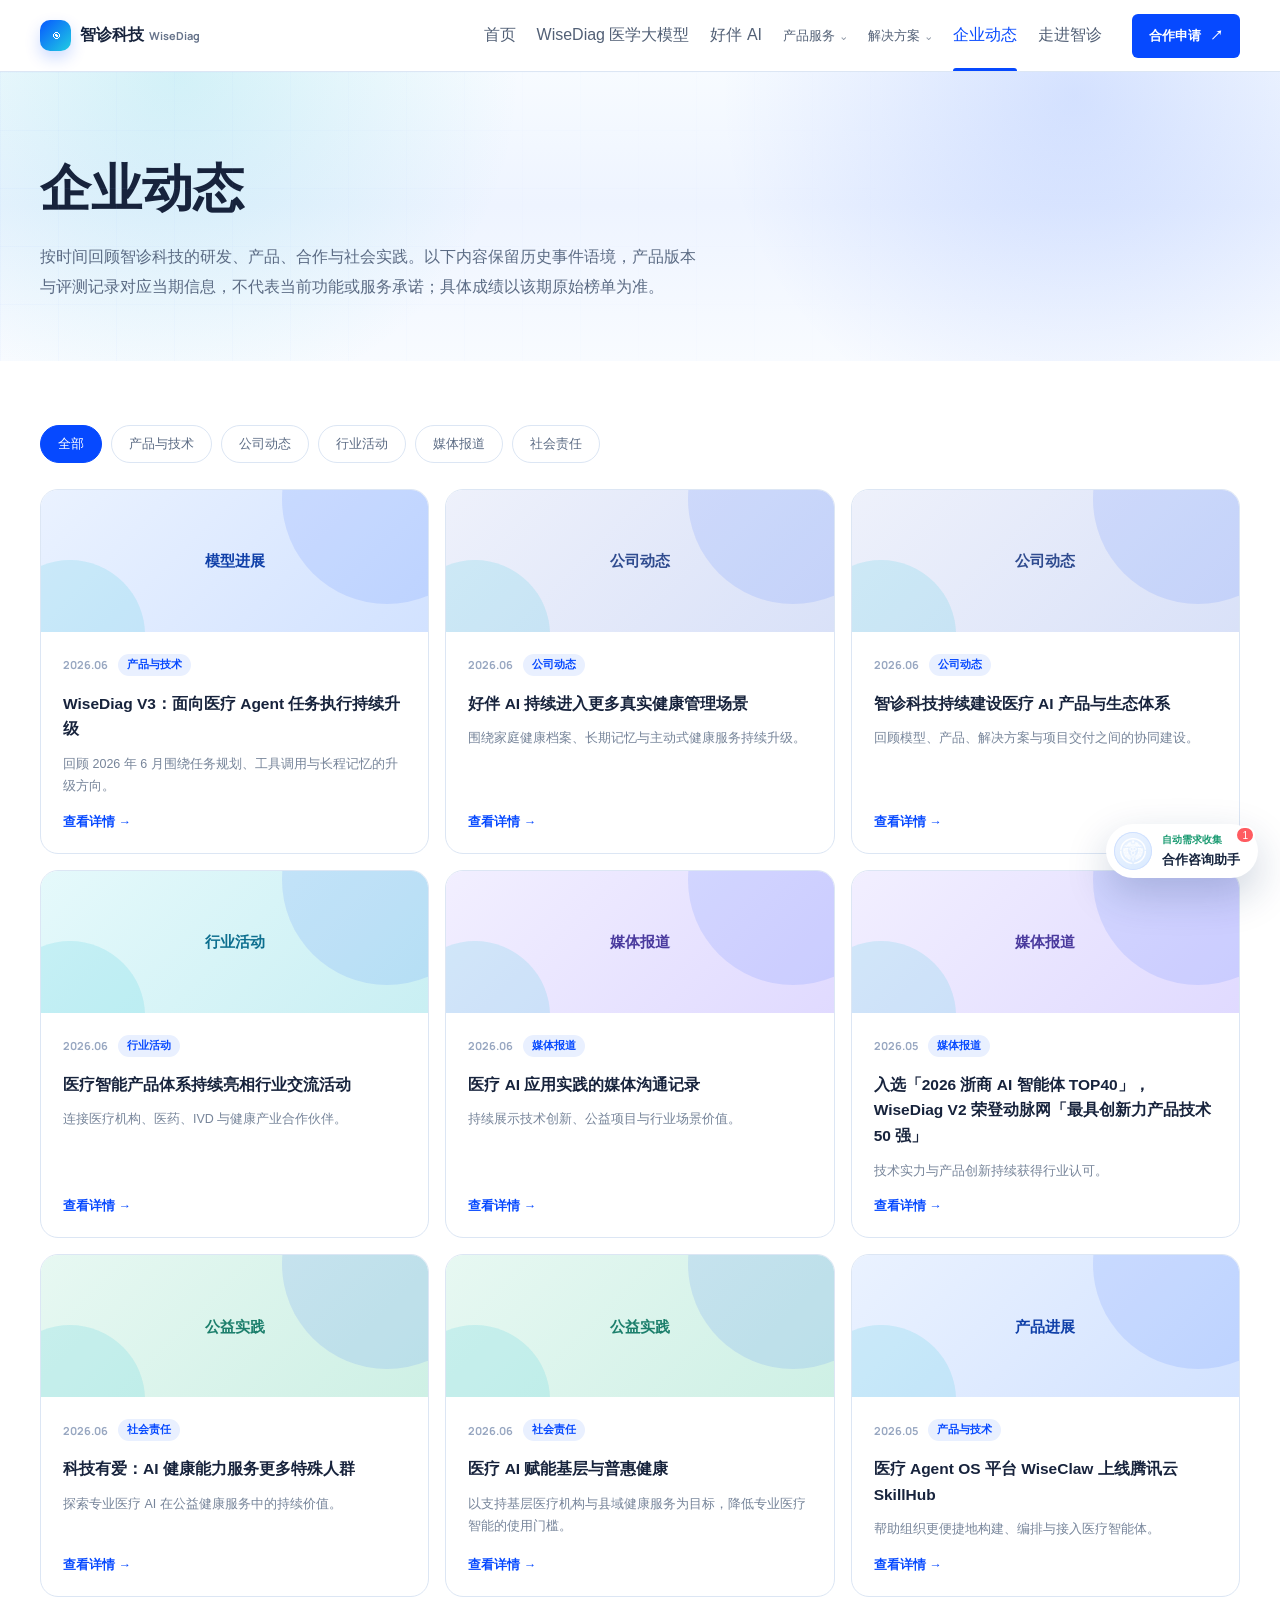
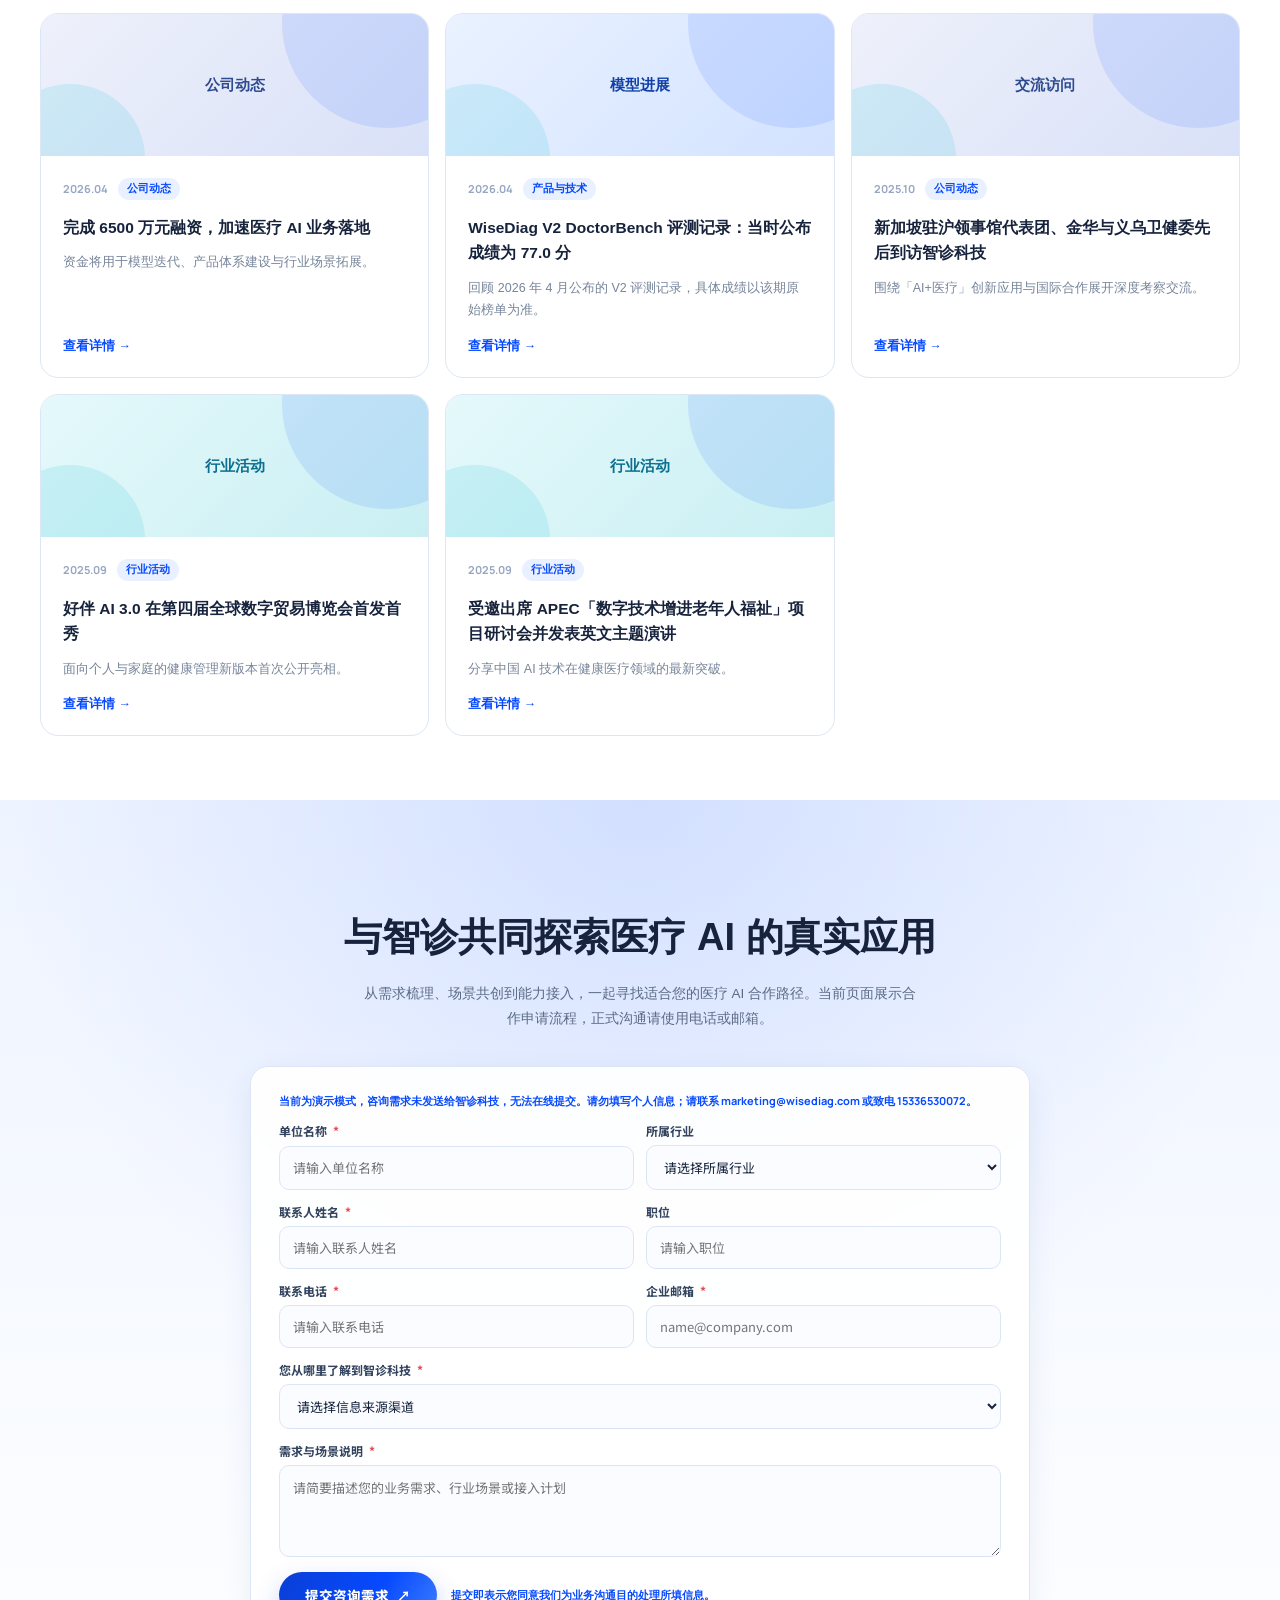
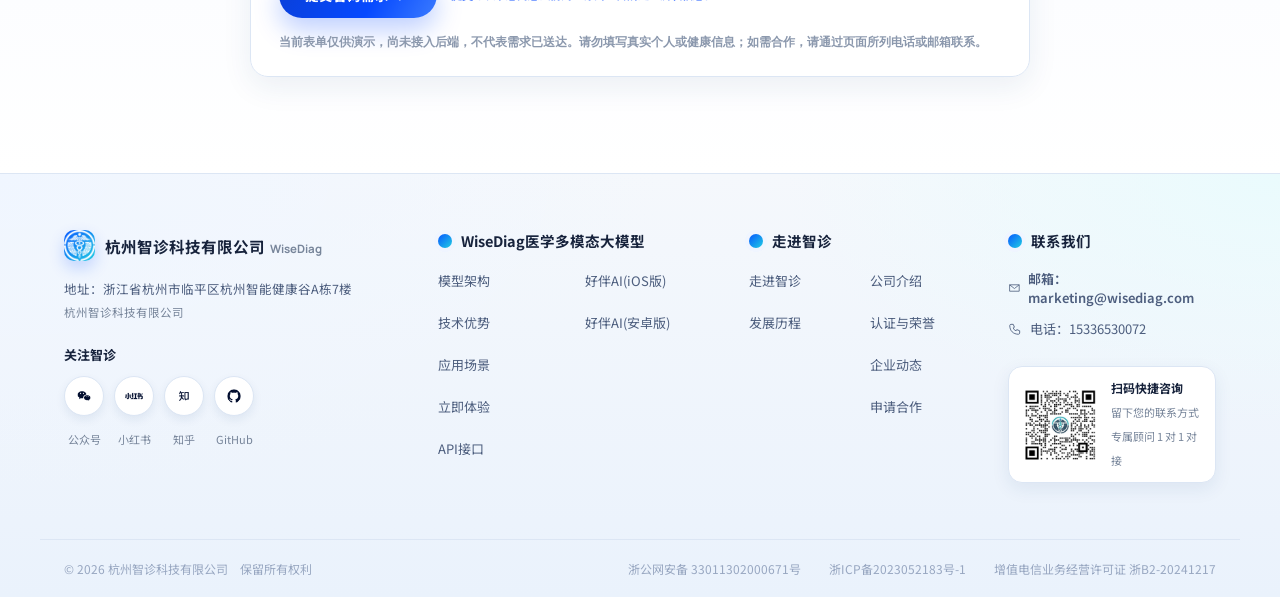
<file: enterprise-news.html>
<!doctype html>
<html lang="zh-CN" data-page-node-id="nglGLTkDu8tL1ROBu7kQx5">
<head data-page-node-id="2RS61hztkf4YTcWMQG5HmT">
  <meta charset="utf-8" data-page-node-id="qxFWtzp2VypvaZs2AqDwIm">
  <meta name="viewport" content="width=device-width, initial-scale=1" data-page-node-id="UyF5rQGwOOcpckqznOjEr4">
  <link rel="icon" href="assets/footer/logo-wisediag.png">
  <meta name="description" content="智诊科技企业动态：按历史时间记录 WiseDiag、WiseClaw、好伴 AI 的研发、产品与合作进展。文中版本、评测与活动信息对应当期记录，不代表当前产品承诺。" data-page-node-id="oKM1O7nNGms70DFPiX3S2L">
  <title>企业动态｜智诊科技 WiseDiag</title>
  <link rel="preconnect" href="https://fonts.googleapis.com" data-page-node-id="GkycmBAkpfFcNKah95NlMv">
  <link rel="preconnect" href="https://fonts.gstatic.com" crossorigin data-page-node-id="JgTCrKwqBxaddqOcKdin6L">
  <link href="https://fonts.googleapis.com/css2?family=Manrope:wght@500;600;700;800&family=Noto+Sans+SC:wght@400;500;600;700;800&display=swap" rel="stylesheet" data-page-node-id="uwgmIqqKFkVK2x2DSReICk">
  <link rel="stylesheet" href="styles.css" data-page-node-id="SLtBLODRz87htN6LPea37u">
  <link rel="stylesheet" href="news.css" data-page-node-id="aEGkLYQrn6zv5VhYbbqIEP">
  <link rel="stylesheet" href="lead-form.css">
  <link rel="stylesheet" href="ai-advisor.css">
<link rel="stylesheet" href="refresh.css">
</head>
<body class="news-page" data-page-node-id="wG5k2CERCJcdmeQXDLTVWb">
  <header class="site-header" data-page-node-id="t3osgmvElN7L8NQx6EpSHs">
    <nav class="shell nav" aria-label="主导航" data-page-node-id="7WWgGDYbuR7ArotEIl5iXh">
      <a class="brand" href="index.html" aria-label="智诊科技首页" data-page-node-id="vq2JEvXr93bKHPbYGs8GH3"><span class="brand-mark" data-page-node-id="6GqdtUJlKmfPA2IzGkMsWX">◉</span><span data-page-node-id="yEuWwF98CElvIS26P2DCln"><b data-page-node-id="pclMTlpMGlhnbL6kAWr0tK">智诊科技</b><small data-page-node-id="yvgQ15NbJODAaEUtxdSOQD">WiseDiag</small></span></a>
      <button class="mobile-menu" type="button" aria-label="打开导航" data-page-node-id="6zjelAOaNU140J1jfwfoxR">☰</button>
      <div class="nav-links" data-page-node-id="8HZo8X9g1xVLSaU2QAvTFE">
        <a href="index.html" data-page-node-id="BXtAvLk351Qd4F0mLWQYaB">首页</a><a href="wisediag-model.html" data-page-node-id="nvNmyt0lmooohLPiZf3cCD">WiseDiag 医学大模型</a><a href="haoban-ai.html" data-page-node-id="pHLi2A9FH2244nXbRE6GyL">好伴 AI</a>
        <div class="products-menu" data-page-node-id="AxkUYCIMpj4D35gfugupZ4">
          <button class="nav-trigger" type="button" aria-haspopup="true" data-page-node-id="w5vKRXwxvZ7hwbn7VIsuwj">产品服务 <span data-page-node-id="rxOrrwIcgEsjLTtLAA6oPV">⌄</span></button>
          <div class="mega-menu svc-panel" data-page-node-id="vA98aCfGrmOgLMStoRqzjG">
            <div class="svc-head" data-page-node-id="jXyxB1lGaIub9AapUiHwyF"><div data-page-node-id="wl2YmE1sON8aEIgpZ1kA1c"><strong data-page-node-id="zMim0RMoVPF9BWZEbFpnVB">产品服务</strong></div><p data-page-node-id="0HIKYEi0YSCuCAhS2aoG2w">智多星提供共享底座，支撑智小伴、智小医、智小检、智小药、智小康五个应用产品与 WiseClaw 智能体平台，点击查看对应页面。</p></div>
            <div class="svc-grid" data-page-node-id="8I7gPizrZeQVFscilGjg9s">
              
              <a class="svc-card" href="product-services.html#care" data-page-node-id="aAjZoTmAoKqQlPO7tVIdGR"><i data-page-node-id="VDCL94SiixqQfBFAVR463Q">CARE</i><span class="svc-t" data-page-node-id="O0WrCbKZVVBhqHkAE5wIMs"><b data-page-node-id="d9EAytmoUN93ve7ggCtP4X">智小伴</b><small data-page-node-id="4BDURFuqGt87GRFWGZpoiE">Wise Care</small></span><em data-page-node-id="y2bBi3gmPDEpZCsfGgMqei"><span>医院</span><span>互联网医院</span><span>慢病管理中心</span><span>康养机构</span></em></a>
              <a class="svc-card" href="product-services.html#clinical" data-page-node-id="xFUhoVIdJf8uV6M8u4wH1v"><i data-page-node-id="hcMKBHuFC34TfjunxaVsoe">CLIN</i><span class="svc-t" data-page-node-id="MrcyPYXRODUiDAu20nmZco"><b data-page-node-id="Oza10B7BeOWnb5TFhu9GMo">智小医</b><small data-page-node-id="Ai8HzV7nqioFrMH4aVmIlC">Wise Clinical</small></span><em data-page-node-id="9td3v4HnUwtWgc6hgB9JhP"><span>公立医院</span><span>互联网医院</span><span>县域医共体</span><span>私立医疗</span></em></a>
              <a class="svc-card" href="product-services.html#diagnostics" data-page-node-id="5SEKvuPxNGaNJobNfHsFQl"><i data-page-node-id="tzfgoLDJETCVuQe2gT5vzI">DX</i><span class="svc-t" data-page-node-id="xnAs5I3n3fPqHeyOpv4kSv"><b data-page-node-id="J9oBYFyatkTzerM7ieu3FE">智小检</b><small data-page-node-id="XnfREfWXkDltTtRoe5iFVH">Wise Diagnostics</small></span><em data-page-node-id="Wh8ljlOGbB8neeCxECJzV1"><span>IVD 与检验</span><span>体检中心</span><span>医院检验科</span><span>第三方医检</span></em></a>
              <a class="svc-card span-half" href="product-services.html#pharma" data-page-node-id="9dRAgxzH9yS70HOzDyK4CW"><i data-page-node-id="v9kz6ji8mH4b4QhUBY98FU">RX</i><span class="svc-t" data-page-node-id="AvMOTXLQRbqMCOSMpDjVng"><b data-page-node-id="Gk5FAvtfg0XTjkZTHtr6oy">智小药</b><small data-page-node-id="yaJ6tws6VUzbj71sv2FwA0">Wise Pharma</small></span><em data-page-node-id="S8HE88E8G1zLgSDIhbNf7F"><span>药企</span><span>医疗器械</span><span>医药流通</span><span>临床研究</span></em></a>
              <a class="svc-card span-half" href="product-services.html#workforce" data-page-node-id="MF1A0gGkGPFd9JqbhgWXxu"><i data-page-node-id="NvTJxIbIBCGCnQs2HF8qPB">WF</i><span class="svc-t" data-page-node-id="nGP0Ov5eCxYAGGDkUfuQW1"><b data-page-node-id="oYFkgeg2jeSR55LB7EmaJT">智小康</b><small data-page-node-id="SRBroIN2lliQDAmJFHOaRB">Wise Workforce</small></span><em data-page-node-id="whIhI5E5FXlmEzICsfeEbB"><span>大型企业</span><span>健康险</span><span>体检中心</span><span>职业健康</span></em></a>
              <a class="svc-card wide" href="product-services.html#wiseclaw"><i>CLAW</i><span class="svc-t"><b>WiseClaw</b><small>Agent OS</small></span><em><span>智能体构建</span><span>流程编排</span><span>安全治理</span><span>快速接入</span></em></a>
<a class="svc-card wide" href="product-services.html#foundation" data-page-node-id="rrg97FPPXAYweFjP0o1EZv"><i data-page-node-id="nZFGCG53pDGmeiFwSx8zvf">BASE</i><span class="svc-t" data-page-node-id="QeBiJaYZjYZW5uZz2yhJml"><b data-page-node-id="YxzMQ4F2qAYRPECAM4TPlj">智多星</b><small data-page-node-id="5N6rVHE1u9XaCs9DYdw7y1">Wise Foundation</small></span><em data-page-node-id="r9GNnmIxNcOLIg1jaw0M3v"><span data-page-node-id="KFPeH4fWy0r796ho8LfJJr">医疗模型</span><span data-page-node-id="mnBXMMVFptHccRFIIR34Gy">知识证据</span><span data-page-node-id="HwhWfV0xBQHRVFOmOGvUWf">数据治理</span><span data-page-node-id="pooYENODMPn5xqh5H0R2JG">智能编排</span></em></a>
              
            </div>
          </div>
        </div>
        <div class="products-menu solutions-menu">
          <button class="nav-trigger" type="button" aria-haspopup="true">解决方案 <span>⌄</span></button>
          <div class="mega-menu solution-mega">
            <div class="mega-intro"><div><span>行业解决方案</span><strong>解决方案</strong></div><p>让医疗 AI 能力融入真实业务流程。</p></div>
            <div class="mega-body solution-body">
              <section class="product-matrix">
                <p>行业解决方案</p>
                <div class="product-grid solution-grid">
                  <a href="solution-pharma.html"><b>药企</b><small>学术推广 · 患者管理 · 临床研究</small></a>
                  <a href="solution-ivd.html"><b>IVD 体外诊断</b><small>报告解读 · 检后服务</small></a>
                  <a href="solution-internet-hospital.html"><b>互联网医院</b><small>在线问诊 · 随访运营</small></a>
                  <a href="solutions.html#cases"><b>体检中心</b><small>团检报告深度解读</small></a>
                  <a href="solutions.html#cases"><b>药房 / 医药流通</b><small>店员助手 · 用药指导</small></a>
                  <a href="solutions.html#cases"><b>商业健康保险</b><small>核保理赔 · 健管服务</small></a>
                  <a href="solutions.html#cases"><b>医美机构</b><small>术前咨询 · 术后随访</small></a>
                  <a href="solutions.html#cases"><b>中医养生</b><small>体质辨识 · 调养建议</small></a>
                  <a href="solutions.html#cases"><b>营养保健品</b><small>营养咨询 · 复购运营</small></a>
                  <a href="solutions.html#cases"><b>模算智一体机</b><small>软硬一体本地部署</small></a>
                </div>
                <p class="matrix-note">未覆盖的场景可通过 WiseClaw 智能体平台共创搭建</p>
              </section>
              
            </div>
          </div>
        </div>
        <a class="active" href="enterprise-news.html" data-page-node-id="1T3TH7Lh0NWMWAJ8Mdegxf">企业动态</a><a href="about.html" data-page-node-id="jrH7Yj0EMDJdeYIc2ccvyv">走进智诊</a>
      </div>
      <a class="nav-cta" href="#contact" data-page-node-id="OCKe3CLkvB3eZzlM4X4tB9" data-lead="合作申请">合作申请 <span data-page-node-id="w66EAj6M4BY9oYusUzzahi">↗</span></a>
    </nav>
  </header>

    <main class="news-page">

    <section class="hero news-hero">
      <div class="shell">
        
        <h1>企业动态</h1>
        <p class="hero-lede">按时间回顾智诊科技的研发、产品、合作与社会实践。以下内容保留历史事件语境，产品版本与评测记录对应当期信息，不代表当前功能或服务承诺；具体成绩以该期原始榜单为准。</p>
      </div>
    </section>

    <section class="section news-list-section">
      <div class="shell">
        <div class="news-filters">
          <button class="active" data-filter="all">全部</button>
          <button data-filter="product">产品与技术</button>
          <button data-filter="company">公司动态</button>
          <button data-filter="event">行业活动</button>
          <button data-filter="media">媒体报道</button>
          <button data-filter="csr">社会责任</button>
        </div>
        <div class="news-grid">
          <article class="news-card technology" id="n1" data-category="product">
            <div class="news-thumb"><b>模型进展</b></div>
            <div class="news-card-body">
              <div class="news-meta"><time>2026.06</time><span>产品与技术</span></div>
              <h3>WiseDiag V3：面向医疗 Agent 任务执行持续升级</h3>
              <p>回顾 2026 年 6 月围绕任务规划、工具调用与长程记忆的升级方向。</p>
              <a class="news-more" href="#n1" data-news="n1">查看详情 <span>→</span></a>
            </div>
          </article>
          <article class="news-card corporate" id="n2" data-category="company">
            <div class="news-thumb"><b>公司动态</b></div>
            <div class="news-card-body">
              <div class="news-meta"><time>2026.06</time><span>公司动态</span></div>
              <h3>好伴 AI 持续进入更多真实健康管理场景</h3>
              <p>围绕家庭健康档案、长期记忆与主动式健康服务持续升级。</p>
              <a class="news-more" href="#n2" data-news="n2">查看详情 <span>→</span></a>
            </div>
          </article>
          <article class="news-card corporate" id="n3" data-category="company">
            <div class="news-thumb"><b>公司动态</b></div>
            <div class="news-card-body">
              <div class="news-meta"><time>2026.06</time><span>公司动态</span></div>
              <h3>智诊科技持续建设医疗 AI 产品与生态体系</h3>
              <p>回顾模型、产品、解决方案与项目交付之间的协同建设。</p>
              <a class="news-more" href="#n3" data-news="n3">查看详情 <span>→</span></a>
            </div>
          </article>
          <article class="news-card industry" id="n4" data-category="event">
            <div class="news-thumb"><b>行业活动</b></div>
            <div class="news-card-body">
              <div class="news-meta"><time>2026.06</time><span>行业活动</span></div>
              <h3>医疗智能产品体系持续亮相行业交流活动</h3>
              <p>连接医疗机构、医药、IVD 与健康产业合作伙伴。</p>
              <a class="news-more" href="#n4" data-news="n4">查看详情 <span>→</span></a>
            </div>
          </article>
          <article class="news-card media" id="n5" data-category="media">
            <div class="news-thumb"><b>媒体报道</b></div>
            <div class="news-card-body">
              <div class="news-meta"><time>2026.06</time><span>媒体报道</span></div>
              <h3>医疗 AI 应用实践的媒体沟通记录</h3>
              <p>持续展示技术创新、公益项目与行业场景价值。</p>
              <a class="news-more" href="#n5" data-news="n5">查看详情 <span>→</span></a>
            </div>
          </article>
          <article class="news-card media" id="n6" data-category="media">
            <div class="news-thumb"><b>媒体报道</b></div>
            <div class="news-card-body">
              <div class="news-meta"><time>2026.05</time><span>媒体报道</span></div>
              <h3>入选「2026 浙商 AI 智能体 TOP40」，WiseDiag V2 荣登动脉网「最具创新力产品技术 50 强」</h3>
              <p>技术实力与产品创新持续获得行业认可。</p>
              <a class="news-more" href="#n6" data-news="n6">查看详情 <span>→</span></a>
            </div>
          </article>
          <article class="news-card responsibility" id="n7" data-category="csr">
            <div class="news-thumb"><b>公益实践</b></div>
            <div class="news-card-body">
              <div class="news-meta"><time>2026.06</time><span>社会责任</span></div>
              <h3>科技有爱：AI 健康能力服务更多特殊人群</h3>
              <p>探索专业医疗 AI 在公益健康服务中的持续价值。</p>
              <a class="news-more" href="#n7" data-news="n7">查看详情 <span>→</span></a>
            </div>
          </article>
          <article class="news-card responsibility" id="n8" data-category="csr">
            <div class="news-thumb"><b>公益实践</b></div>
            <div class="news-card-body">
              <div class="news-meta"><time>2026.06</time><span>社会责任</span></div>
              <h3>医疗 AI 赋能基层与普惠健康</h3>
              <p>以支持基层医疗机构与县域健康服务为目标，降低专业医疗智能的使用门槛。</p>
              <a class="news-more" href="#n8" data-news="n8">查看详情 <span>→</span></a>
            </div>
          </article>
          <article class="news-card technology" id="n9" data-category="product">
            <div class="news-thumb"><b>产品进展</b></div>
            <div class="news-card-body">
              <div class="news-meta"><time>2026.05</time><span>产品与技术</span></div>
              <h3>医疗 Agent OS 平台 WiseClaw 上线腾讯云 SkillHub</h3>
              <p>帮助组织更便捷地构建、编排与接入医疗智能体。</p>
              <a class="news-more" href="#n9" data-news="n9">查看详情 <span>→</span></a>
            </div>
          </article>
          <article class="news-card corporate" id="n10" data-category="company">
            <div class="news-thumb"><b>公司动态</b></div>
            <div class="news-card-body">
              <div class="news-meta"><time>2026.04</time><span>公司动态</span></div>
              <h3>完成 6500 万元融资，加速医疗 AI 业务落地</h3>
              <p>资金将用于模型迭代、产品体系建设与行业场景拓展。</p>
              <a class="news-more" href="#n10" data-news="n10">查看详情 <span>→</span></a>
            </div>
          </article>
          <article class="news-card technology" id="n11" data-category="product">
            <div class="news-thumb"><b>模型进展</b></div>
            <div class="news-card-body">
              <div class="news-meta"><time>2026.04</time><span>产品与技术</span></div>
              <h3>WiseDiag V2 DoctorBench 评测记录：当时公布成绩为 77.0 分</h3>
              <p>回顾 2026 年 4 月公布的 V2 评测记录，具体成绩以该期原始榜单为准。</p>
              <a class="news-more" href="#n11" data-news="n11">查看详情 <span>→</span></a>
            </div>
          </article>
          <article class="news-card corporate" id="n12" data-category="company">
            <div class="news-thumb"><b>交流访问</b></div>
            <div class="news-card-body">
              <div class="news-meta"><time>2025.10</time><span>公司动态</span></div>
              <h3>新加坡驻沪领事馆代表团、金华与义乌卫健委先后到访智诊科技</h3>
              <p>围绕「AI+医疗」创新应用与国际合作展开深度考察交流。</p>
              <a class="news-more" href="#n12" data-news="n12">查看详情 <span>→</span></a>
            </div>
          </article>
          <article class="news-card industry" id="n13" data-category="event">
            <div class="news-thumb"><b>行业活动</b></div>
            <div class="news-card-body">
              <div class="news-meta"><time>2025.09</time><span>行业活动</span></div>
              <h3>好伴 AI 3.0 在第四届全球数字贸易博览会首发首秀</h3>
              <p>面向个人与家庭的健康管理新版本首次公开亮相。</p>
              <a class="news-more" href="#n13" data-news="n13">查看详情 <span>→</span></a>
            </div>
          </article>
          <article class="news-card industry" id="n14" data-category="event">
            <div class="news-thumb"><b>行业活动</b></div>
            <div class="news-card-body">
              <div class="news-meta"><time>2025.09</time><span>行业活动</span></div>
              <h3>受邀出席 APEC「数字技术增进老年人福祉」项目研讨会并发表英文主题演讲</h3>
              <p>分享中国 AI 技术在健康医疗领域的最新突破。</p>
              <a class="news-more" href="#n14" data-news="n14">查看详情 <span>→</span></a>
            </div>
          </article>
        </div>
                <p class="news-empty" id="news-empty">该分类暂未发布新的动态，可切换其他分类查看。</p>
      </div>
    </section>

    <section class="cta-band" id="contact">
      <div class="shell">
        
        <h2>与智诊共同探索医疗 AI 的真实应用</h2>
        <span>从需求梳理、场景共创到能力接入，一起寻找适合您的医疗 AI 合作路径。当前页面展示合作申请流程，正式沟通请使用电话或邮箱。</span>
        <div class="cta-form-wrap"><form class="lf-form lf-host" novalidate=""></form><p class="cta-inline-note" style="margin:14px 0 0;text-align:left;color:#8b98ad;font-size:12px;line-height:1.7;">当前表单仅供演示，尚未接入后端，不代表需求已送达。请勿填写真实个人或健康信息；如需合作，请通过页面所列电话或邮箱联系。</p></div>
      </div>
    </section>

  </main>


  <div class="news-drawer" id="news-drawer" aria-hidden="true">
    <div class="news-drawer-mask" data-drawer-close></div>
    <article class="news-drawer-panel" role="dialog" aria-modal="true" aria-labelledby="drawer-title">
      <div class="news-drawer-bar">
        
        <button class="news-drawer-close" type="button" data-drawer-close aria-label="关闭详情">✕</button>
      </div>
      <div class="news-drawer-inner">
        <div class="news-drawer-meta"><span id="drawer-tag"></span><time id="drawer-date"></time></div>
        <h2 id="drawer-title"></h2>
        <p class="news-drawer-lead" id="drawer-lead"></p>
        <div class="news-drawer-body" id="drawer-body"></div>
        <ul class="news-drawer-facts" id="drawer-facts"></ul>
        <a class="news-drawer-link" id="drawer-link" href="#contact"></a>
        <div class="news-drawer-nav">
          <button type="button" data-drawer-prev>← 上一条</button>
          <button type="button" data-drawer-next>下一条 →</button>
        </div>
      </div>
    </article>
  </div>
  <!-- footer:v2026-09-03-r4 -->
  <footer class="site-footer">
    <div class="footer-grid">

      <!-- 列 1：公司信息 + 关注智诊 -->
      <div class="footer-company">
        <a class="brand" href="index.html">
          <img class="brand-mark" src="assets/footer/logo-wisediag.png" alt="智诊科技 WiseDiag">
          <span><b>杭州智诊科技有限公司</b><small>WiseDiag</small></span>
        </a>
        <p class="addr">
          <span>地址：浙江省杭州市临平区杭州智能健康谷A栋7楼</span>
          <span class="line2">杭州智诊科技有限公司</span>
        </p>

        <div class="social-block">
          <p class="title">关注智诊</p>
          <div class="social-grid">
            <a class="social-item" href="javascript:void(0)" aria-label="微信公众号">
              <img src="assets/footer/icon-wechat.png" alt="">
              <span class="social-qr"><img src="assets/footer/qr-wechat.png" alt="微信公众号二维码"></span>
            </a>
            <a class="social-item" href="javascript:void(0)" aria-label="小红书">
              <img src="assets/footer/icon-xhs.png" alt="">
              <span class="social-qr"><img src="assets/footer/qr-xhs.png" alt="小红书二维码"></span>
            </a>
            <a class="social-item" href="javascript:void(0)" aria-label="知乎">
              <img src="assets/footer/icon-zhihu.png" alt="">
              <span class="social-qr"><img src="assets/footer/qr-zhihu.png" alt="知乎二维码"></span>
            </a>
            <a class="social-item" href="https://github.com/WiseDiag" target="_blank" rel="noopener" aria-label="GitHub">
              <img src="assets/footer/icon-github.png" alt="">
              <span class="social-qr"><img src="assets/footer/qr-github.png" alt="GitHub 二维码"><small>github.com/WiseDiag</small></span>
            </a>
          </div>
          <div class="social-caption">
            <span>公众号</span>
            <span>小红书</span>
            <span>知乎</span>
            <span>GitHub</span>
          </div>
        </div>
      </div>

      <!-- 列 2：WiseDiag医学多模态大模型 -->
      <div>
        <h3>WiseDiag医学多模态大模型</h3>
        <div class="nav-double">
          <a href="wisediag-model.html">模型架构</a>
          <a href="haoban-ai.html">好伴AI(iOS版)</a>
          <a href="wisediag-model.html#advantages">技术优势</a>
          <a href="haoban-ai.html">好伴AI(安卓版)</a>
          <a href="solutions.html">应用场景</a>
          <span></span>
          <a href="haoban-ai.html">立即体验</a>
          <span></span>
          <a href="wisediag-model.html#api">API接口</a>
        </div>
      </div>

      <!-- 列 3：走进智诊 -->
      <div>
        <h3>走进智诊</h3>
        <div class="nav-double">
          <a href="about.html">走进智诊</a>
          <a href="about.html#company">公司介绍</a>
          <a href="about.html#milestones">发展历程</a>
          <a href="about.html#honors">认证与荣誉</a>
          <span></span>
          <a href="enterprise-news.html">企业动态</a>
          <span></span>
          <a href="#contact" data-lead="申请合作">申请合作</a>
        </div>
      </div>

      <!-- 列 4：联系我们 + 二维码 -->
      <div class="footer-contact">
        <h3>联系我们</h3>
        <a class="email" href="mailto:marketing@wisediag.com">
          <svg width="14" height="14" viewBox="0 0 24 24" fill="none"><path d="M3 6h18v12H3z M3 6l9 7 9-7" stroke="currentColor" stroke-width="1.5"/></svg>
          邮箱：marketing@wisediag.com
        </a>
        <a class="tel" href="tel:15336530072">
          <svg width="14" height="14" viewBox="0 0 24 24" fill="none"><path d="M5 4h4l2 5-2 1c1 3 2 4 5 5l1-2 5 2v4c0 1-1 2-2 2C9 21 3 15 3 6c0-1 1-2 2-2z" stroke="currentColor" stroke-width="1.5"/></svg>
          电话：15336530072
        </a>
        <div class="qr">
          <img src="assets/footer/qr-consult.png" alt="扫码快捷咨询二维码">
          <div>
            <strong>扫码快捷咨询</strong>
            <small>留下您的联系方式<br>专属顾问 1 对 1 对接</small>
          </div>
        </div>
      </div>

    </div>

    <!-- 底部条 -->
    <div class="footer-bottom">
      <span class="copyright">© 2026 杭州智诊科技有限公司　保留所有权利</span>
      <span class="beian">
        <a href="https://beian.mps.gov.cn/#/query/webSearch" target="_blank" rel="noopener">浙公网安备 33011302000671号</a>
        <a href="https://beian.miit.gov.cn/#/Integrated/index" target="_blank" rel="noopener">浙ICP备2023052183号-1</a>
        <a href="https://dxzhgl.miit.gov.cn/#/home" target="_blank" rel="noopener">增值电信业务经营许可证 浙B2-20241217</a>
      </span>
    </div>
  </footer>

  <script>
    const menuButton = document.querySelector('.mobile-menu');
    const navLinks = document.querySelector('.nav-links');
    menuButton.addEventListener('click', () => navLinks.classList.toggle('is-open'));

    const filterButtons = document.querySelectorAll('.news-filters button');
    const newsCards = document.querySelectorAll('.news-card');
    const emptyHint = document.getElementById('news-empty');
    filterButtons.forEach((button) => button.addEventListener('click', () => {
      filterButtons.forEach((item) => item.classList.toggle('active', item === button));
      const selection = button.dataset.filter;
      let visible = 0;
      newsCards.forEach((card) => {
        const matched = selection === 'all' || card.dataset.category === selection;
        card.classList.toggle('is-hidden', !matched);
        if (matched) visible += 1;
      });
      emptyHint.style.display = visible ? 'none' : 'block';
    }));

    /* ===== 动态详情 ===== */
    const NEWS_DETAIL = {
      n1: {
        tag: '产品与技术', date: '2026.06',
        title: 'WiseDiag V3：面向医疗 Agent 任务执行持续升级',
        lead: '2026 年 6 月的版本进展记录：V3 围绕任务规划、工具调用与长程记忆开展能力升级。',
        body: [
          '医学模型的应用不止于知识问答，也涉及读取资料、比对历史信息、整理参考内容和生成文书草稿等连续步骤。这些工作需要与机构既有流程衔接，并由专业人员确认结果。',
          '本条记录对应当时的 WiseDiag V3 升级方向，围绕「理解—规划—执行—复核」探索任务分解、工具调用、长程记忆与结果自检，以辅助医疗健康场景中的信息处理。',
          '上述方向不代表所有功能均已交付。实际能力以对应版本和项目验收为准；涉及诊疗的内容须由专业人员复核，不作为独立诊疗依据。'
        ],
        facts: ['医学知识问答与证据溯源', '任务分解与工具调用', '长程记忆与结果自检'],
        link: { href: 'wisediag-model.html', label: '了解 WiseDiag 医学大模型' }
      },
      n2: {
        tag: '公司动态', date: '2026.06',
        title: '好伴 AI 持续进入更多真实健康管理场景',
        lead: '2026 年 6 月的产品进展记录：围绕个人与家庭健康信息的连续管理开展迭代。',
        body: [
          '健康管理的难点不在单次问答，而在连续性：体检报告、门诊记录、用药情况与生活方式数据分散在不同时间点和不同机构里，难以形成可追踪的健康轨迹。',
          '当时的产品迭代围绕家庭健康档案、长期记忆与健康事项提醒展开，探索在用户授权下整理报告、指标与就医记录，帮助用户回顾个人和家庭的健康信息。',
          '档案管理、提醒方式及其他功能以对应版本和用户设置为准。应用提供信息参考，不承担持续监测、异常预警或诊疗决策职责。'
        ],
        facts: ['家庭健康档案', '长期记忆', '主动式健康服务'],
        link: { href: 'haoban-ai.html', label: '查看好伴 AI 产品介绍' }
      },
      n3: {
        tag: '公司动态', date: '2026.06',
        title: '智诊科技持续建设医疗 AI 产品与生态体系',
        lead: '2026 年 6 月的体系建设记录：推动模型、产品、解决方案与项目交付衔接。',
        body: [
          '医疗 AI 的价值验证链条很长：模型能力要变成产品功能，产品功能要嵌入业务流程，业务流程要在机构的合规与安全要求下稳定运行。任何一环缺失，能力都只能停留在演示层面。',
          '智诊科技以 WiseDiag 医学大模型为底座，向上构建智多星底座、智小伴、智小医、智小检、智小药、智小康五个应用产品与 WiseClaw 智能体平台，向下提供本地部署、云端服务与一体机交付的部署体系，覆盖医疗机构、药企、IVD、体检中心与互联网医院等真实场景。',
          '相关场景属于产品与交付方向，不等于所有能力已在各类客户中投入日常使用。具体项目范围、运行状态和应用效果需依据各项目记录确认。'
        ],
        facts: ['智多星底座 · 五个应用产品', 'WiseClaw 智能体平台', '本地部署 · 云端服务 · 一体交付'],
        link: { href: 'product-services.html', label: '查看产品服务体系' }
      },
      n4: {
        tag: '行业活动', date: '2026.06',
        title: '医疗智能产品体系持续亮相行业交流活动',
        lead: '2026 年 6 月的行业交流记录：围绕机构需求讨论医疗 AI 的应用方式。',
        body: [
          '医疗 AI 的落地没有标准答案。不同机构的信息化基础、业务流程与合规要求差异很大，只有在持续交流中才能校准产品方向。',
          '智诊科技持续参与医疗健康、人工智能与数字健康领域的行业会议、展会与生态活动，围绕模型能力、产品方案与落地经验，与医疗机构、医药企业、IVD 厂商及健康产业伙伴保持沟通。',
          '这些交流既是对外展示的窗口，也是需求输入的重要来源。'
        ],
        facts: ['行业会议与展会', '医疗机构与产业伙伴', '需求输入与生态共建'],
        link: { href: 'solutions.html', label: '查看行业解决方案' }
      },
      n5: {
        tag: '媒体报道', date: '2026.06',
        title: '医疗 AI 应用实践的媒体沟通记录',
        lead: '2026 年 6 月的媒体沟通记录：介绍技术、产品与场景实践，不作为媒体背书。',
        body: [
          '随着医疗大模型从技术话题变成产业议题，媒体报道的视角也在变化：从「模型有多强」转向「在医院、药房与家庭里到底怎么用」。',
          '本条梳理当时围绕医学大模型、智能体平台与个人健康管理开展的沟通方向，包括技术研发、项目实践和公益探索；具体报道内容与发布时间应以原始报道为准。',
          '我们也希望通过更透明的对外沟通，帮助公众建立对医疗 AI 能力边界的合理预期。'
        ],
        facts: ['技术与产品沟通', '项目实践', '具体内容以原始报道为准'],
        link: { href: 'solutions.html#cases', label: '查看客户案例' }
      },
      n6: {
        tag: '媒体报道', date: '2026.05',
        title: '入选「2026 浙商 AI 智能体 TOP40」，WiseDiag V2 荣登动脉网「最具创新力产品技术 50 强」',
        lead: '一个月内连获两项行业认可：一份来自产业与投资视角，一份来自医疗健康垂直行业视角。',
        body: [
          '2026 年 5 月，智诊科技受邀出席第 23 届浙商（投融资）合作周，好伴 AI 以论坛健康合作伙伴身份亮相现场，公司入选「2026 浙商 AI 智能体 TOP40」。',
          '同月，公司出席动脉网「未来医疗医药 100 强大会」，WiseDiag V2 荣登「中国医疗健康产业最具创新力产品技术 50 强」榜单。',
          '两项认可分别指向智能体工程化能力与医疗产品创新力，反映公司在技术平台与垂直产品两条线上的同步进展。'
        ],
        facts: ['2026 浙商 AI 智能体 TOP40', '最具创新力产品技术 50 强', '好伴 AI · WiseDiag V2'],
        link: { href: 'wisediag-model.html', label: '查看 WiseDiag 医学大模型当前介绍' }
      },
      n7: {
        tag: '社会责任', date: '2026.06',
        title: '科技有爱：AI 健康能力服务更多特殊人群',
        lead: '让专业的健康能力，触达更需要它的人群。',
        body: [
          '技术普惠的意义，在于降低获取专业健康知识的门槛。对于老年人、慢病人群与需要长期照护支持的家庭，这种门槛往往更高。',
          '智诊科技持续探索专业医疗 AI 在公益健康服务中的价值，围绕健康科普、辅助沟通、康复陪伴与照护支持等方向，与公益组织、专业机构共同推进可落地的项目。',
          '我们希望技术不只是提升效率，也能让更多人被更耐心地对待。'
        ],
        facts: ['健康科普', '辅助沟通与照护支持', '公益协作'],
        link: { href: 'haoban-ai.html', label: '了解好伴 AI' }
      },
      n8: {
        tag: '社会责任', date: '2026.06',
        title: '医疗 AI 赋能基层与普惠健康',
        lead: '面向基层机构，探索更便于接入的医学知识查询与资料整理工具。',
        body: [
          '基层医疗机构普遍面对病种广、人手紧、培训资源有限的现实压力，信息化建设水平也参差不齐。',
          '智诊科技把全科医学知识与报告解读、辅助问诊、随访管理等能力做成可嵌入现有流程的工具，降低使用门槛；并通过本地部署、云端服务与一体机交付等方式，适配不同机构的信息化条件。',
          '本条记录当时面向基层服务的探索方向，不代表工具具备医生执业能力或达到某一医院等级的诊疗水平。具体应用须结合机构条件评估，并由专业人员复核。'
        ],
        facts: ['降低专业智能使用门槛', '适配基层信息化条件', '服务县域健康'],
        link: { href: 'product-services.html', label: '了解产品体系' }
      },
      n9: {
        tag: '产品与技术', date: '2026.05',
        title: '医疗 Agent OS 平台 WiseClaw 上线腾讯云 SkillHub',
        lead: '2026 年 5 月的上线记录：WiseClaw 在腾讯云 SkillHub 提供医疗健康智能体的接入入口。',
        body: [
          '2026 年 5 月，智诊旗下医疗 Agent OS 平台 WiseClaw 上线腾讯云 SkillHub，为企业与开发者了解和接入相关能力提供入口。具体可用功能与接入要求以当时发布的版本说明为准。',
          'WiseClaw 于 2026 年 3 月发布，面向医疗健康场景，随后在 4 月发布 2.0 版本。平台围绕工具、知识与流程提供可复用的智能体组件，支持机构开展构建、编排与接入。',
          '业务接入仍需完成权限配置、系统适配、数据安全评估与项目验收，不等于无需工程投入即可直接使用。'
        ],
        facts: ['腾讯云 SkillHub 上线记录', '面向医疗健康的 Agent OS', '构建 · 编排 · 接入'],
        link: { href: 'product-services.html', label: '查看产品服务体系' }
      },
      n10: {
        tag: '公司动态', date: '2026.04',
        title: '完成 6500 万元融资，加速医疗 AI 业务落地',
        lead: '资金将用于模型迭代、产品体系建设与行业场景拓展。',
        body: [
          '2026 年 4 月，杭州智诊科技有限公司完成 6500 万元融资。',
          '资金主要用于三个方向：一是持续迭代 WiseDiag 医学大模型与多模态能力，完善医学知识理解与资料整理能力；二是完善产品矩阵与智能体平台，提升交付效率；三是加快在医疗、医药、IVD、体检与健康管理等行业场景的落地与交付能力建设。',
          '以上为当时公布的资金使用方向，不代表相关投入或交付均已完成。'
        ],
        facts: ['6500 万元融资', '模型迭代 · 产品体系 · 场景拓展', '2026 年 4 月完成'],
        link: { href: 'about.html', label: '了解智诊科技' }
      },
      n11: {
        tag: '产品与技术', date: '2026.04',
        title: 'WiseDiag V2 DoctorBench 评测记录：当时公布成绩为 77.0 分',
        lead: '回顾 2026 年 4 月公布的 V2 评测记录，具体成绩以该期原始榜单为准。',
        body: [
          '本条保留当时发布的 DoctorBench 评测记录。评测任务、参与模型与计分规则应结合该期原始榜单理解，不宜将单次结果泛化为模型的整体临床能力。',
          '当时公布的 WiseDiag V2 成绩为 77.0 分。本记录仍对应 V2，不以 V3 或后续版本的成绩替换；具体分数、排名及评测条件以该期原始榜单为准。',
          '榜单成绩不等同于诊疗效果、医生执业能力或实际项目验收结果。真实应用仍需评估适用范围、稳定性与安全性。'
        ],
        facts: ['V2 当时公布成绩：77.0 分', 'DoctorBench 历史评测记录', '具体成绩以该期原始榜单为准'],
        link: { href: 'wisediag-model.html', label: '了解 WiseDiag 医学大模型' }
      },
      n12: {
        tag: '公司动态', date: '2025.10',
        title: '新加坡驻沪领事馆代表团、金华与义乌卫健委先后到访智诊科技',
        lead: '一个月之内，国际合作与区域卫生主管部门先后来访。',
        body: [
          '2025 年 10 月，新加坡驻上海领事馆代表团到访智诊科技，围绕「医疗大模型与国际合作」展开深度对话，就中国医疗 AI 的技术路径、数据合规要求与海外应用场景进行交流。',
          '同期，金华市与义乌市卫生健康委员会先后到访，围绕「AI+医疗」创新应用展开深度考察与交流，重点了解医学大模型在区域健康服务、基层辅助诊疗与慢病管理中的落地方式。',
          '来自国际与地方两个视角的关注，反映出医疗 AI 既是一项技术议题，也是一项公共议题。'
        ],
        facts: ['新加坡驻沪领事馆代表团', '金华 · 义乌卫生健康委员会', 'AI+医疗 与国际合作'],
        link: { href: 'about.html', label: '了解智诊科技' }
      },
      n13: {
        tag: '行业活动', date: '2025.09',
        title: '好伴 AI 3.0 在第四届全球数字贸易博览会首发首秀',
        lead: '面向个人与家庭的健康管理新版本，在国家级展会首次公开亮相。',
        body: [
          '2025 年 9 月，智诊科技亮相第四届全球数字贸易博览会，「好伴 AI」3.0 迎来首发首秀。',
          '新版本面向个人与家庭健康管理场景，在报告解读、家庭健康档案与主动健康服务等方向做了重点升级，让 AI 从「被动回答」走向「长期陪伴」。',
          '数贸会是数字贸易领域的国家级展会，首发首秀也让好伴 AI 获得了来自行业与公众的直接反馈。'
        ],
        facts: ['第四届全球数字贸易博览会', '好伴 AI 3.0 首发首秀', '个人与家庭健康管理'],
        link: { href: 'haoban-ai.html', label: '查看好伴 AI 产品介绍' }
      },
      n14: {
        tag: '行业活动', date: '2025.09',
        title: '受邀出席 APEC「数字技术增进老年人福祉」项目研讨会并发表英文主题演讲',
        lead: '在国际舞台上，分享中国 AI 技术的健康医疗实践。',
        body: [
          '2025 年 9 月，智诊科技受邀出席亚太经合组织（APEC）「数字技术增进老年人福祉」项目研讨会，并发表英文主题演讲。',
          '演讲分享了中国 AI 技术在健康医疗领域的最新突破，重点介绍人工智能在老年健康管理、慢病随访与普惠医疗服务中的应用路径，以及在数据合规与服务可及性上的实践思考。',
          '老龄化是各经济体共同面对的课题，数字技术的价值在于让有限的医疗资源覆盖更多的人。'
        ],
        facts: ['APEC 项目研讨会', '英文主题演讲', '数字技术增进老年人福祉'],
        link: { href: 'about.html', label: '了解智诊科技' }
      }
    };

    const drawer = document.getElementById('news-drawer');
    const drawerTag = document.getElementById('drawer-tag');
    const drawerDate = document.getElementById('drawer-date');
    const drawerTitle = document.getElementById('drawer-title');
    const drawerLead = document.getElementById('drawer-lead');
    const drawerBodyEl = document.getElementById('drawer-body');
    const drawerFacts = document.getElementById('drawer-facts');
    const drawerLink = document.getElementById('drawer-link');
    const drawerPrev = drawer.querySelector('[data-drawer-prev]');
    const drawerNext = drawer.querySelector('[data-drawer-next]');
    let currentId = null;
    let lastTrigger = null;

    const visibleIds = () => Array.from(newsCards).filter((card) => !card.classList.contains('is-hidden')).map((card) => card.id);

    function renderDetail(id) {
      const item = NEWS_DETAIL[id];
      if (!item) return false;
      currentId = id;
      drawerTag.textContent = item.tag;
      drawerDate.textContent = item.date;
      drawerTitle.textContent = item.title;
      drawerLead.textContent = item.lead;
      drawerBodyEl.innerHTML = item.body.map((text) => '<p>' + text + '</p>').join('');
      drawerFacts.innerHTML = (item.facts || []).map((text) => '<li>' + text + '</li>').join('');
      if (item.link) {
        drawerLink.href = item.link.href;
        drawerLink.textContent = item.link.label + ' →';
        drawerLink.style.display = '';
      } else {
        drawerLink.style.display = 'none';
      }
      const list = visibleIds();
      const index = list.indexOf(id);
      drawerPrev.disabled = index <= 0;
      drawerNext.disabled = index < 0 || index >= list.length - 1;
      drawer.querySelector('.news-drawer-panel').scrollTop = 0;
      return true;
    }

    function openDetail(id, trigger) {
      if (!renderDetail(id)) return;
      lastTrigger = trigger || null;
      drawer.classList.add('is-open');
      drawer.setAttribute('aria-hidden', 'false');
      document.body.style.overflow = 'hidden';
      drawer.querySelector('.news-drawer-close').focus();
    }

    function closeDetail() {
      drawer.classList.remove('is-open');
      drawer.setAttribute('aria-hidden', 'true');
      document.body.style.overflow = '';
      currentId = null;
      if (lastTrigger) lastTrigger.focus();
    }

    document.querySelectorAll('.news-more').forEach((link) => {
      link.addEventListener('click', (event) => {
        event.preventDefault();
        openDetail(link.dataset.news, link);
      });
    });

    drawer.querySelectorAll('[data-drawer-close]').forEach((el) => el.addEventListener('click', closeDetail));

    drawer.addEventListener('click', (event) => {
      if (event.target === drawer) closeDetail();
    });

    document.addEventListener('keydown', (event) => {
      if (!drawer.classList.contains('is-open')) return;
      if (event.key === 'Escape') closeDetail();
      const list = visibleIds();
      const index = list.indexOf(currentId);
      if (event.key === 'ArrowLeft' && index > 0) openDetail(list[index - 1]);
      if (event.key === 'ArrowRight' && index > -1 && index < list.length - 1) openDetail(list[index + 1]);
    });

    drawerPrev.addEventListener('click', () => {
      const list = visibleIds();
      const index = list.indexOf(currentId);
      if (index > 0) openDetail(list[index - 1]);
    });
    drawerNext.addEventListener('click', () => {
      const list = visibleIds();
      const index = list.indexOf(currentId);
      if (index > -1 && index < list.length - 1) openDetail(list[index + 1]);
    });

    if (NEWS_DETAIL[location.hash.slice(1)]) {
      const target = location.hash.slice(1);
      openDetail(target, document.querySelector('.news-more[data-news="' + target + '"]'));
    }
  </script>
  <script src="nav-menu.js" defer></script>
  <script src="lead-form.js" defer></script>
  <script src="ai-advisor.js" defer></script>
<script src="refresh.js" defer></script>
</body>
</html>
</file>
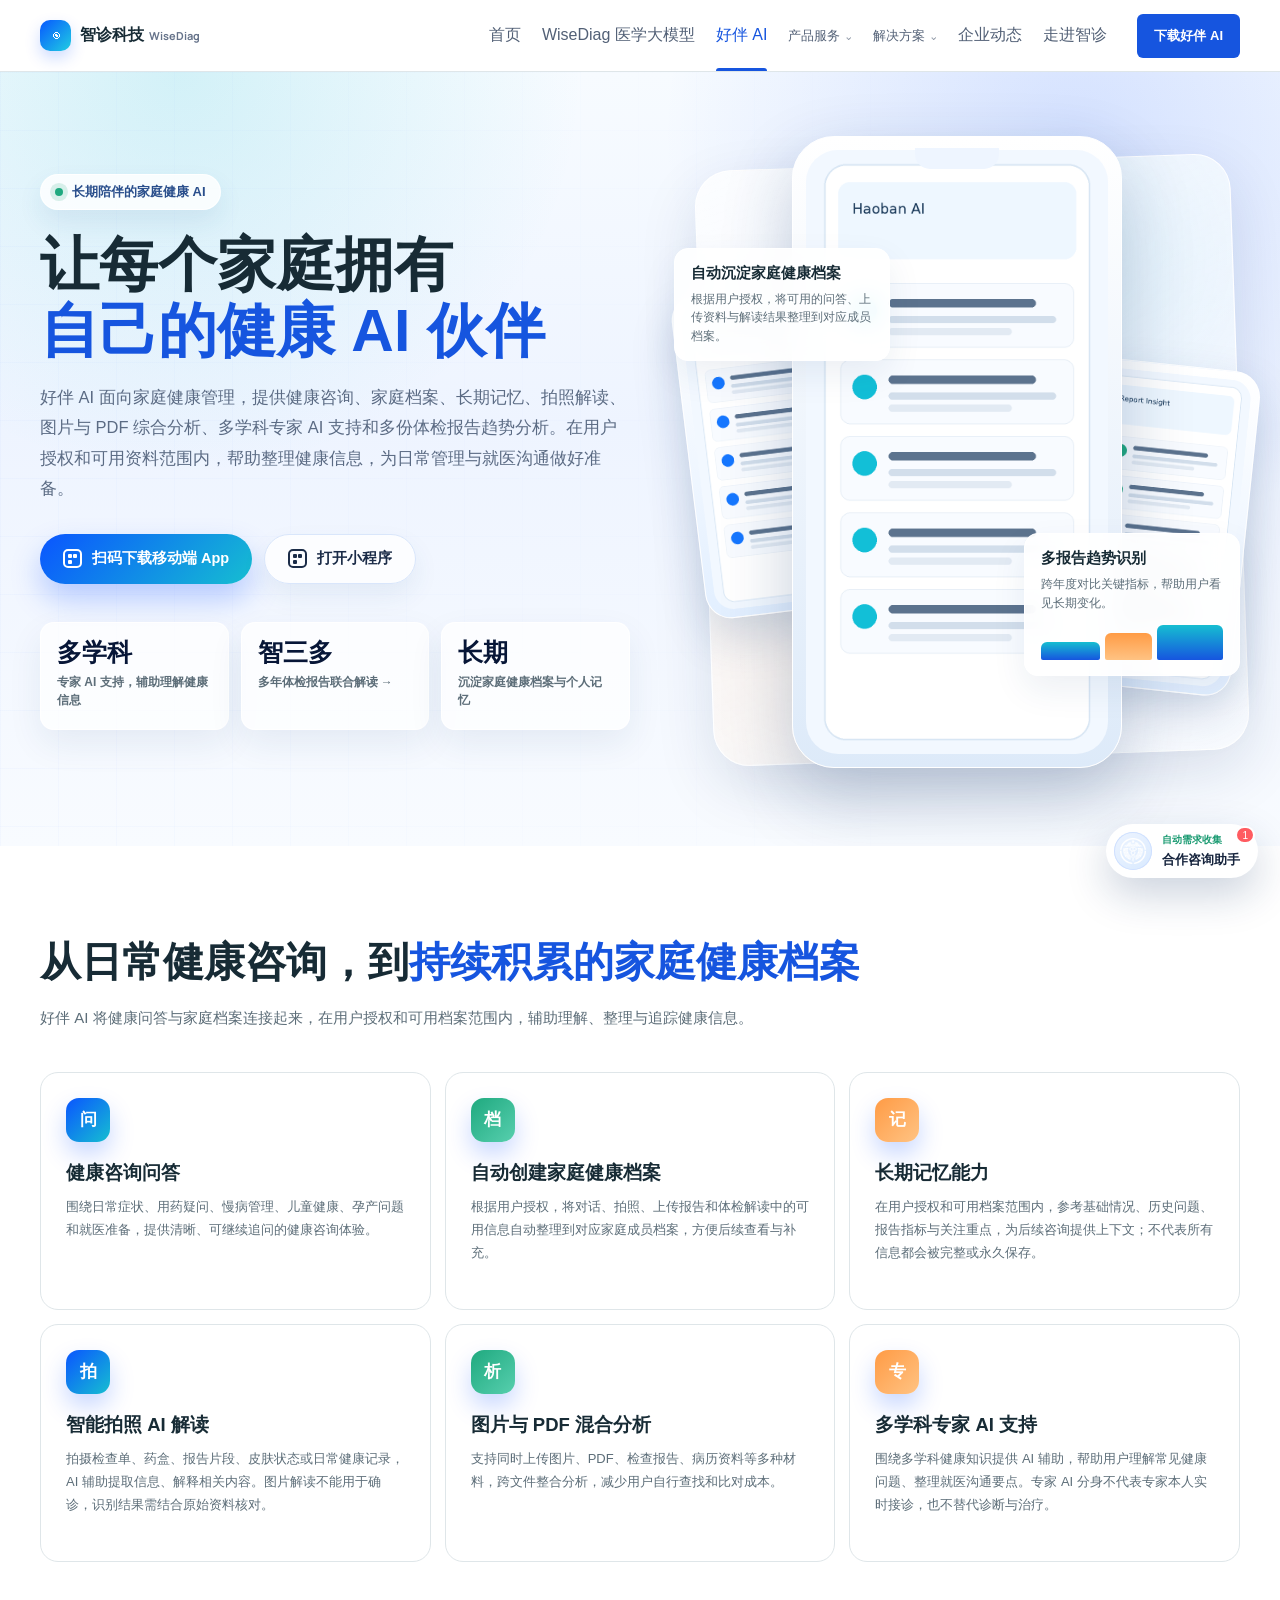
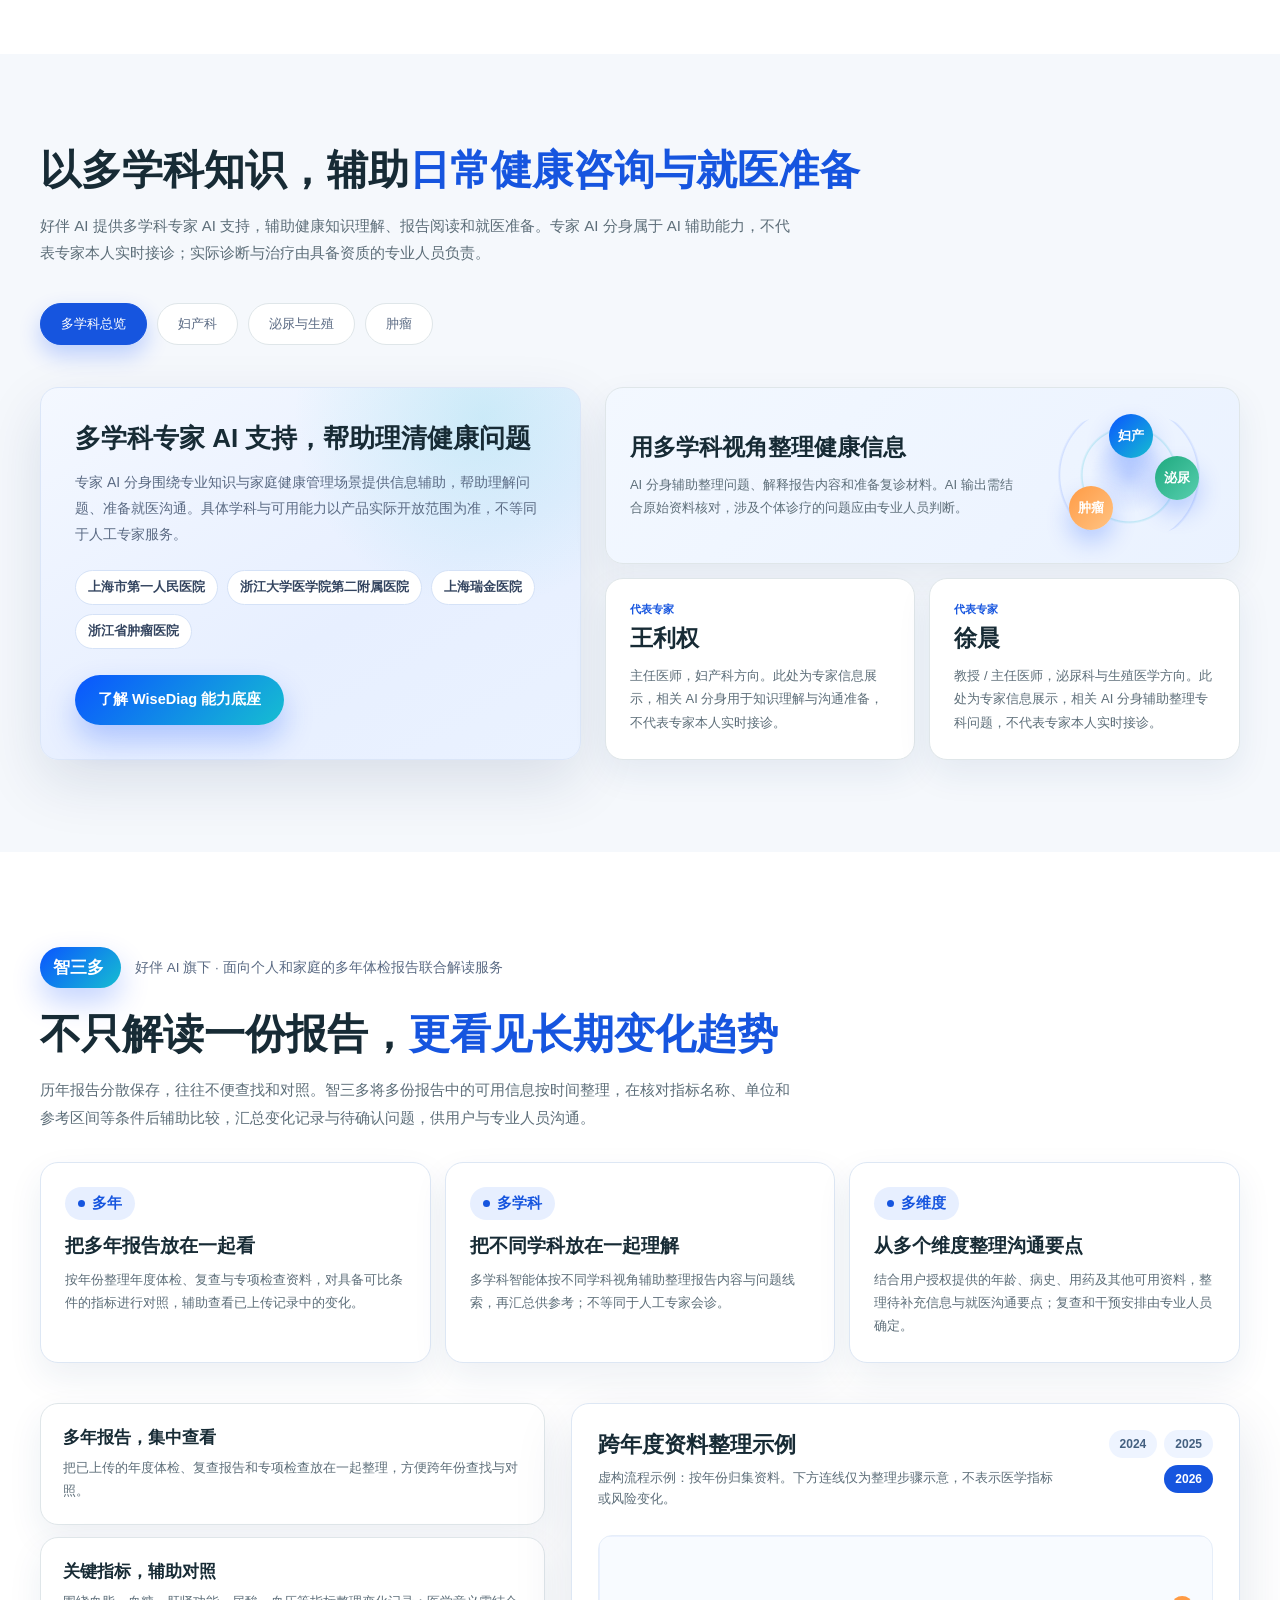
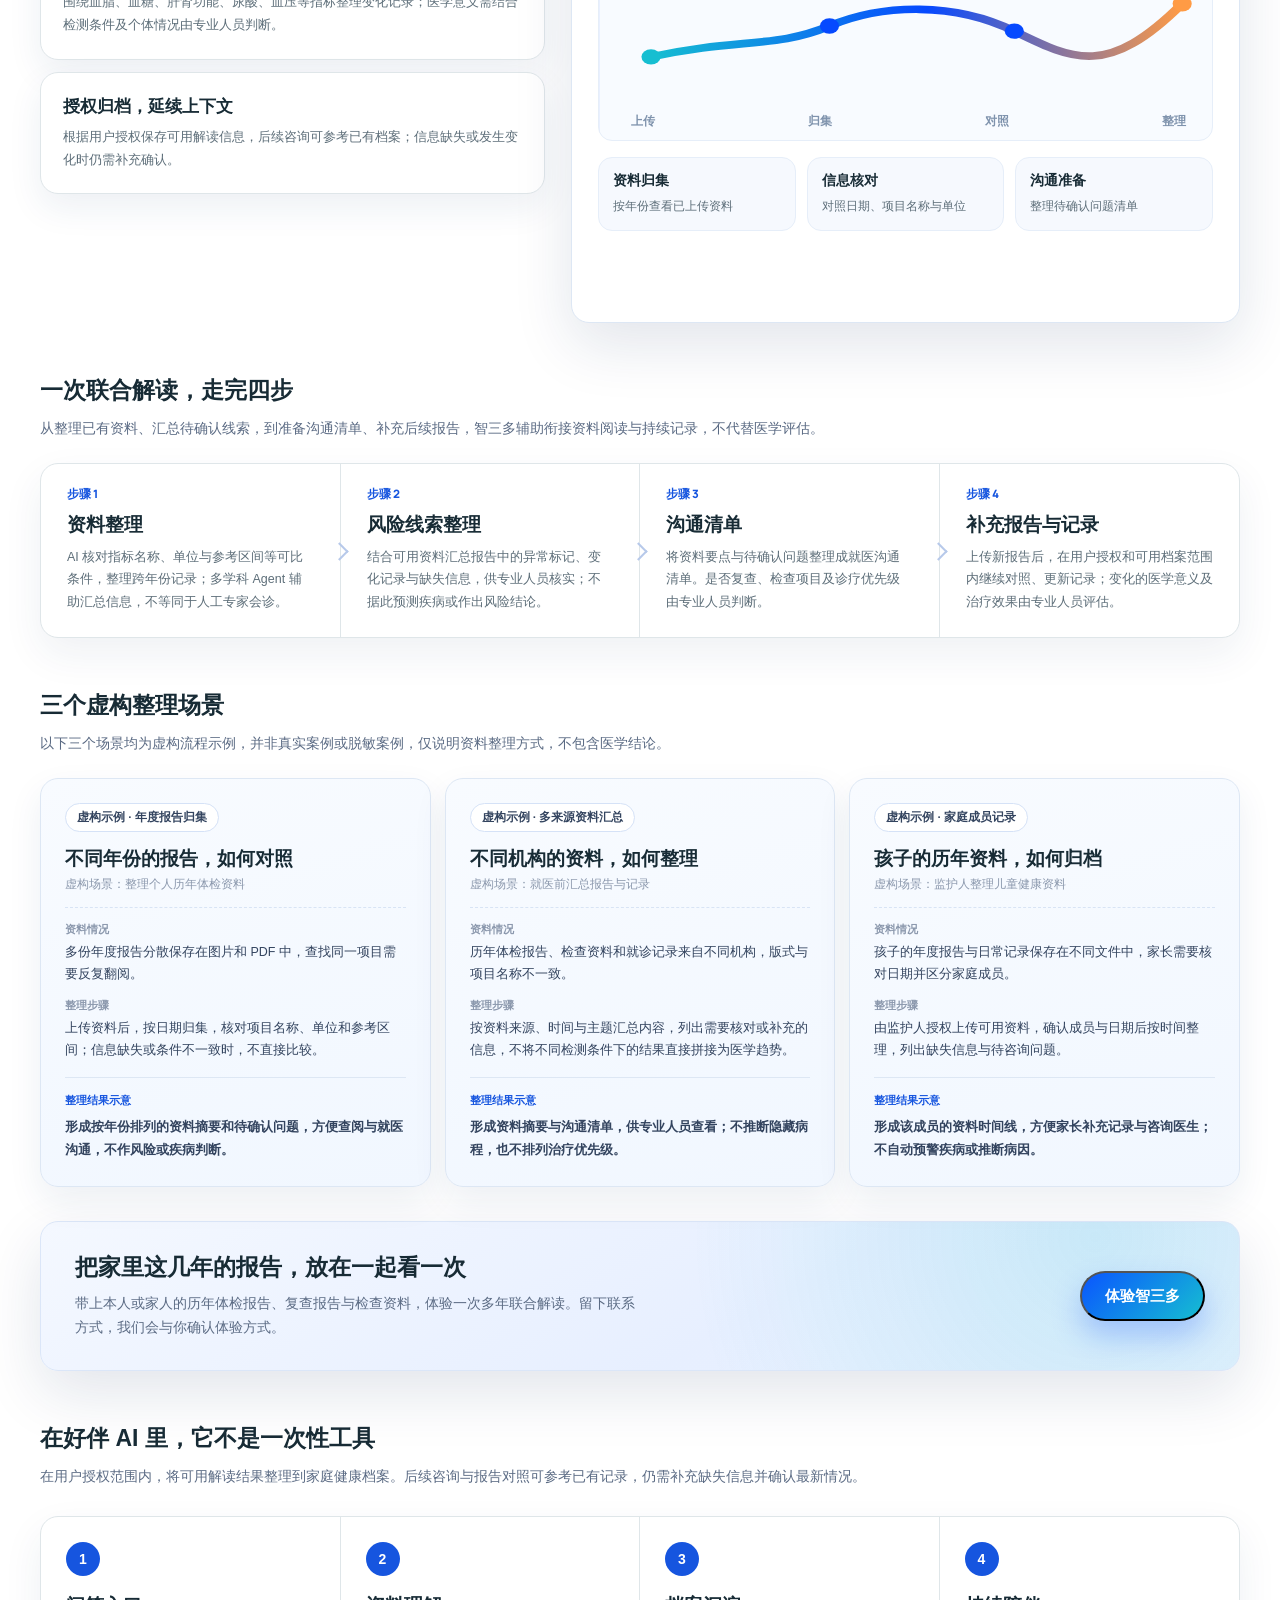
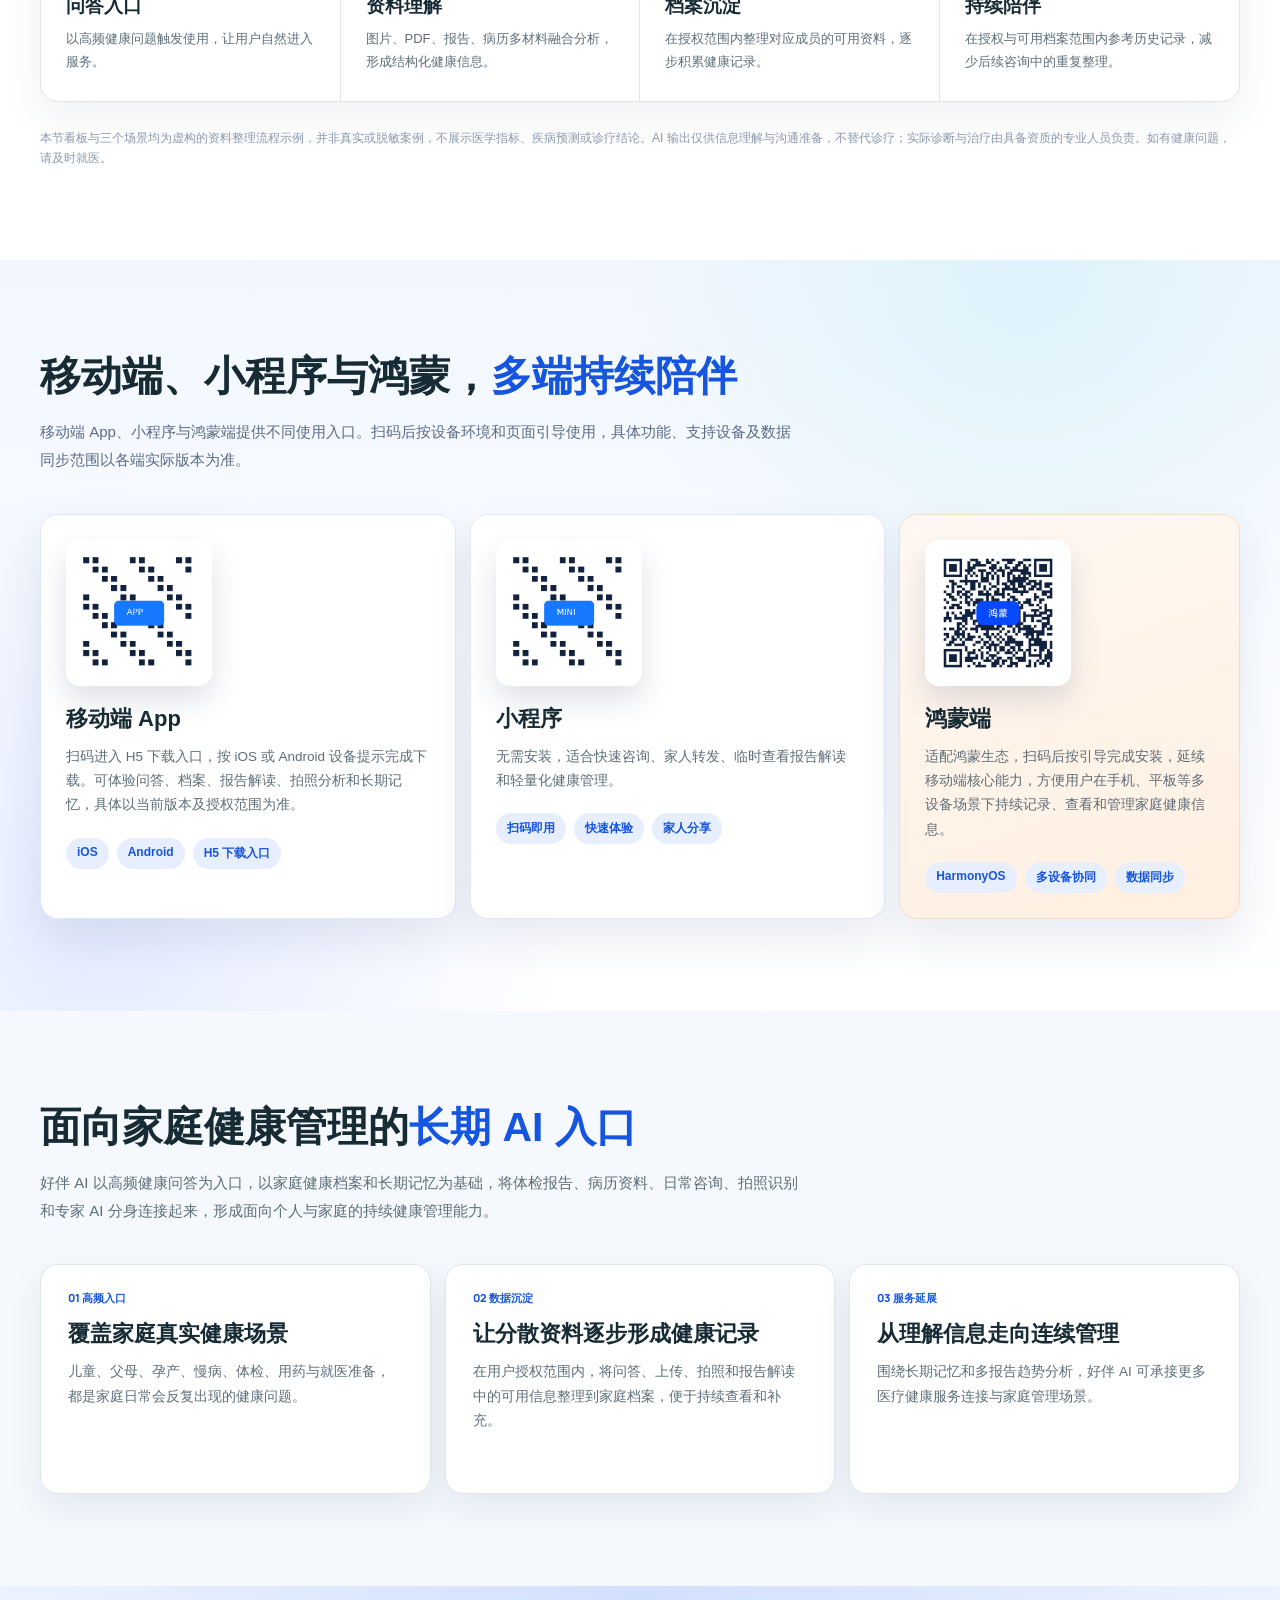
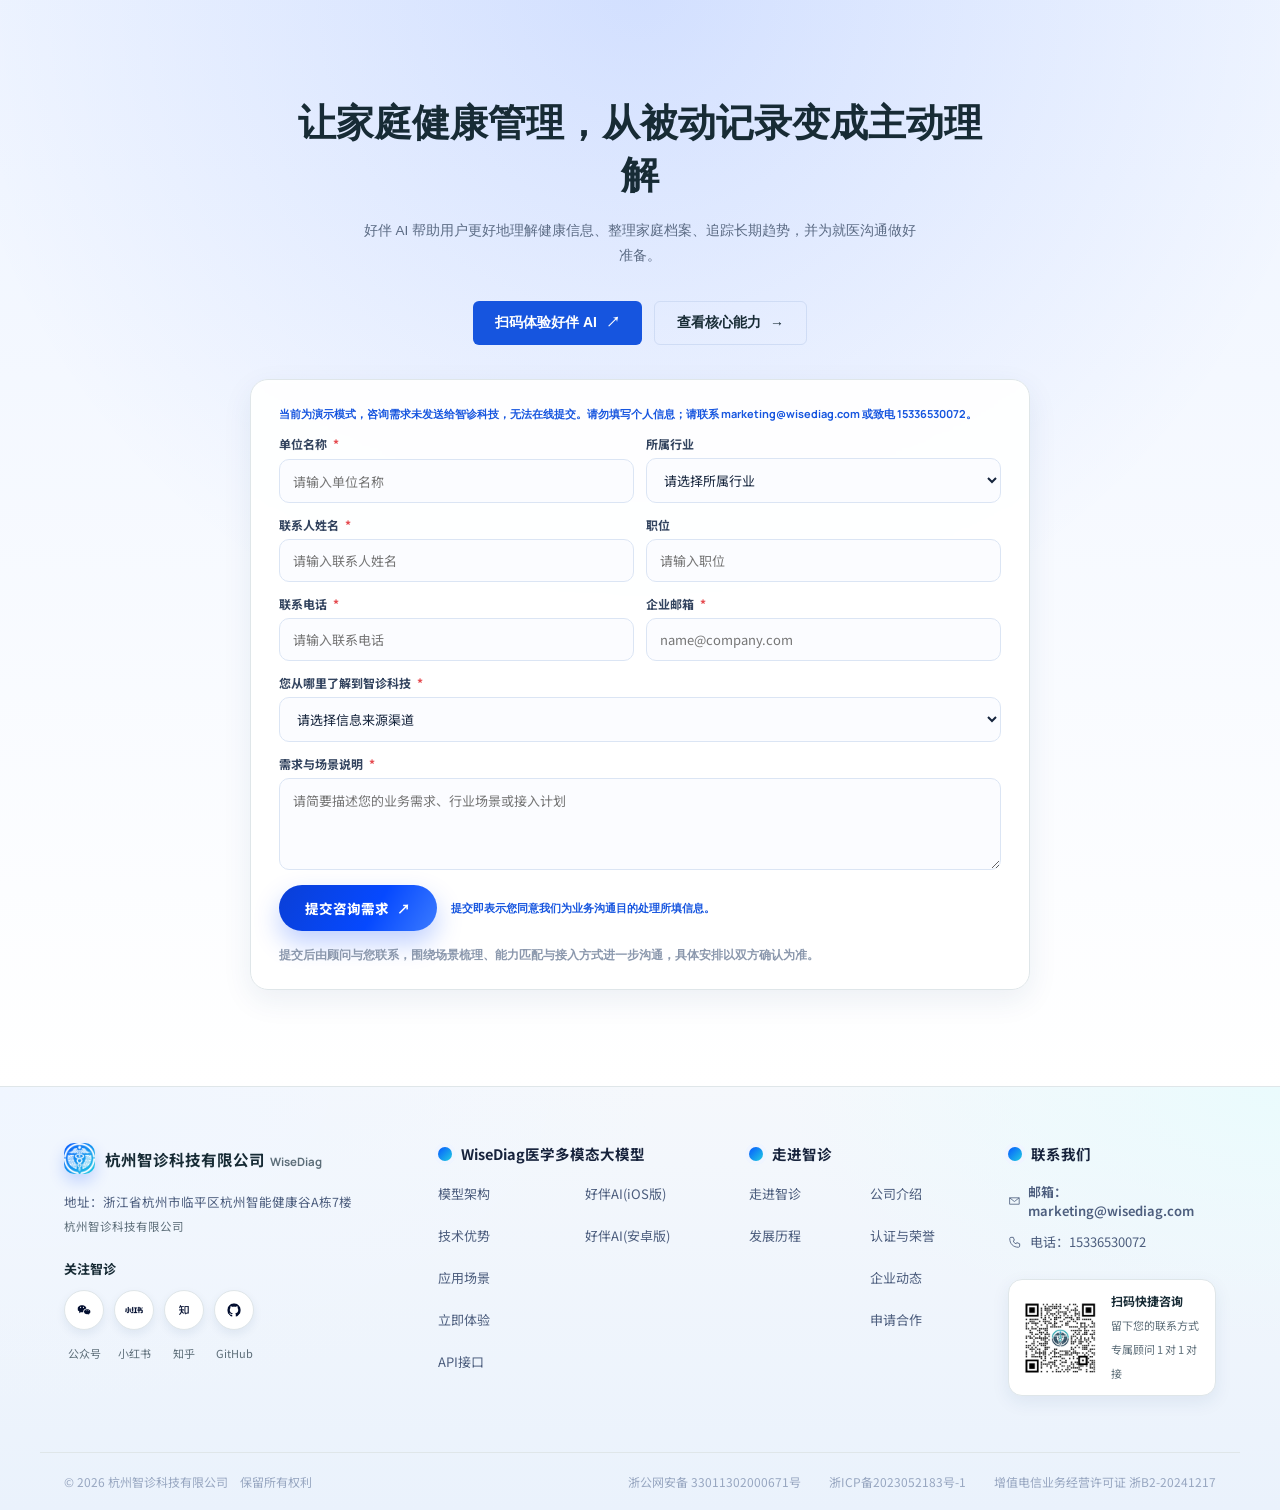
<file: haoban-ai.html>
<!DOCTYPE html>
<html lang="zh-CN" data-page-node-id="MfX17EX66GGHE89uTTMJ5T" data-dm-ref="1"><head data-page-node-id="aLHpcWyz1dYMh6lgNiYHku">
  <meta charset="utf-8" data-page-node-id="QSYBAMvErEryLMoCOtZhqy">
  <meta name="viewport" content="width=device-width, initial-scale=1" data-page-node-id="6PVux812zNCeOSwePhXp4e">
  <link rel="icon" href="assets/footer/logo-wisediag.png">
  <title>好伴 AI｜家庭健康 AI 伙伴｜智诊科技</title>
  <meta name="description" content="好伴 AI 面向家庭健康管理，提供健康咨询、家庭档案、长期记忆、拍照解读、图片与 PDF 综合分析、多学科专家 AI 支持和多份体检报告趋势分析。在用户授权和可用资料范围内，帮助整理健康信息，为日常管理与就医沟通做好准备。" data-page-node-id="NuZsC8hlVPgZrT5OSaqyNU">
  <link rel="preconnect" href="https://fonts.googleapis.com" data-page-node-id="xPEu63BbY2kWmvpx7WZzjL">
  <link rel="preconnect" href="https://fonts.gstatic.com" crossorigin="" data-page-node-id="CCAKx68BgGy1inDtxEezvH">
  <link href="https://fonts.googleapis.com/css2?family=Manrope:wght@500;600;700;800&amp;family=Noto+Sans+SC:wght@400;500;700;800&amp;display=swap" rel="stylesheet" data-page-node-id="xHojUaRxIejmuYCxUbzrOV">
  <link rel="stylesheet" href="styles.css" data-page-node-id="2MVu4axMNNPt83sunt2gpr">
  <style>
    :root{
      --navy:#071637; --blue:#0649ff; --cyan:#16bed1; --green:#1fa97f; --orange:#ff9b45;
      --ink:#17233c; --muted:#77859a; --mist:#f5f8fc; --line:#e3eaf4;
      --r:18px; --shadow:0 22px 60px rgba(20,45,90,.12); --soft:0 14px 34px rgba(24,58,110,.08);
    }
    html{scroll-behavior:smooth}
    body{background:#fff;overflow-x:hidden}

    /* ===== 通用版块 ===== */
    .hb-section{padding:92px 0;background:#fff}
    .hb-section.mist{background:var(--mist)}
    .hb-kicker{margin:0 0 12px;color:var(--blue);font:800 11px/1 Manrope,sans-serif;letter-spacing:.14em}
    .hb-title{max-width:840px;margin:0;font-size:clamp(28px,3.2vw,44px);line-height:1.22;letter-spacing:-.045em}
    .hb-title em{color:var(--blue);font-style:normal}
    .hb-lede{max-width:760px;margin:16px 0 0;color:var(--muted);font-size:15px;line-height:1.85}

    /* ===== Hero ===== */
    .hb-hero{position:relative;overflow:hidden;padding:64px 0 78px;
      background:
        radial-gradient(circle at 14% 0%,rgba(22,190,209,.16),transparent 30%),
        radial-gradient(circle at 84% 8%,rgba(6,73,255,.14),transparent 32%),
        linear-gradient(180deg,#f7fbff 0%,#eef4ff 46%,#f8fbff 100%)}
    .hb-hero:after{position:absolute;inset:0;opacity:.5;pointer-events:none;
      background-image:linear-gradient(#9ab8ff1f 1px,transparent 1px),linear-gradient(90deg,#9ab8ff1f 1px,transparent 1px);
      background-size:58px 58px;mask-image:linear-gradient(90deg,#000,transparent 72%);content:""}
    .hb-hero-layout{position:relative;z-index:2;display:grid;grid-template-columns:1.02fr .98fr;gap:44px;align-items:center}
    .hb-eyebrow{display:inline-flex;align-items:center;gap:9px;min-height:34px;padding:8px 14px;border-radius:999px;
      background:rgba(255,255,255,.82);border:1px solid rgba(255,255,255,.9);color:#2a4f8c;font-size:13px;font-weight:800;
      box-shadow:0 12px 26px rgba(38,84,140,.09)}
    .hb-eyebrow i{width:8px;height:8px;border-radius:50%;background:var(--green);box-shadow:0 0 0 5px rgba(31,169,127,.16)}
    .hb-hero h1{margin:22px 0 18px;font-size:clamp(40px,4.6vw,64px);line-height:1.12;letter-spacing:-.05em;font-weight:900}
    .hb-hero h1 em{display:block;color:var(--blue);font-style:normal}
    .hb-hero p{max-width:620px;margin:0;color:#5b6b84;font-size:16.5px;line-height:1.85}
    .hb-actions{display:flex;flex-wrap:wrap;gap:12px;margin-top:30px}
    .hb-btn{display:inline-flex;align-items:center;justify-content:center;gap:10px;min-height:50px;padding:0 23px;
      border-radius:999px;font-size:14.5px;font-weight:800;transition:.2s}
    .hb-btn.primary{color:#fff;background:linear-gradient(135deg,#0a55ff,#16bed1);box-shadow:0 15px 30px rgba(6,73,255,.26)}
    .hb-btn.primary:hover{transform:translateY(-2px);box-shadow:0 20px 38px rgba(6,73,255,.32)}
    .hb-btn.ghost{color:#1b2c48;background:rgba(255,255,255,.82);border:1px solid #d9e6fb;box-shadow:0 12px 26px rgba(38,84,140,.08)}
    .hb-btn.ghost:hover{transform:translateY(-2px);border-color:#b9d0fb;background:#fff}
    .hb-scan{width:19px;height:19px;border:2px solid currentColor;border-radius:5px;position:relative;flex:none}
    .hb-scan:before,.hb-scan:after{content:"";position:absolute;top:3px;width:4px;height:4px;border-radius:1px;background:currentColor}
    .hb-scan:before{left:3px}
    .hb-scan:after{right:3px;box-shadow:-5px 6px 0 currentColor}
    .hb-metrics{display:grid;grid-template-columns:repeat(3,1fr);gap:12px;max-width:660px;margin-top:38px}
    .hb-metrics div,.hb-metrics a{padding:17px 16px 19px;border-radius:14px;background:rgba(255,255,255,.72);border:1px solid rgba(255,255,255,.9);box-shadow:var(--soft)}
      .hb-metrics a{display:block;text-decoration:none;transition:.2s}
      .hb-metrics a:hover{transform:translateY(-3px);border-color:#bcd2fb;background:#fff;box-shadow:0 16px 32px rgba(22,50,96,.13)}
    .hb-metrics b{display:block;color:var(--navy);font-size:25px;letter-spacing:-.03em;line-height:1}
    .hb-metrics span{display:block;margin-top:8px;color:var(--muted);font-size:12px;line-height:1.55;font-weight:600}

    /* Hero 视觉 */
    .hb-visual{position:relative;min-height:620px;display:grid;place-items:center}
    .hb-halo{position:absolute;inset:26px 0 10px 30px;border-radius:36px;transform:rotate(-2deg);
      background:linear-gradient(160deg,rgba(255,255,255,.75),rgba(255,255,255,.35)),
                 radial-gradient(circle at 72% 16%,rgba(22,190,209,.2),transparent 34%),
                 radial-gradient(circle at 16% 82%,rgba(255,155,69,.16),transparent 34%);
      border:1px solid rgba(255,255,255,.9);box-shadow:var(--shadow)}
    .hb-phone{position:relative;z-index:4;width:min(330px,72vw);padding:13px;border-radius:42px;
      background:linear-gradient(180deg,#fff,#ddeaf9);border:1px solid #fff;box-shadow:0 28px 70px rgba(18,52,100,.24)}
    .hb-phone:before{content:"";position:absolute;left:50%;top:11px;width:84px;height:21px;transform:translateX(-50%);
      border-radius:0 0 15px 15px;background:#eef5ff;z-index:2}
    .hb-phone img{display:block;width:100%;border-radius:32px}
    .hb-phone-mini{position:absolute;z-index:3;width:172px;padding:8px;border-radius:26px;overflow:hidden;
      background:linear-gradient(180deg,#fff,#e2efff);border:1px solid rgba(255,255,255,.96);box-shadow:0 20px 46px rgba(22,62,116,.18)}
    .hb-phone-mini img{display:block;width:100%;border-radius:20px}
    .hb-phone-mini.left{left:14px;top:150px;transform:rotate(-7deg)}
    .hb-phone-mini.right{right:-6px;bottom:78px;transform:rotate(6deg)}
    .hb-float{position:absolute;z-index:5;width:216px;padding:15px 16px;border-radius:14px;
      background:rgba(255,255,255,.9);border:1px solid #fff;box-shadow:var(--soft);backdrop-filter:blur(12px)}
    .hb-float b{display:block;font-size:14.5px;font-weight:800}
    .hb-float span{display:block;margin-top:7px;color:var(--muted);font-size:11.5px;line-height:1.6}
    .hb-float.top{top:112px;left:0}
    .hb-float.bottom{right:0;bottom:92px}
    .hb-bars{display:grid;grid-template-columns:1fr .8fr 1.12fr;gap:5px;align-items:end;height:38px;margin-top:10px}
    .hb-bars i{display:block;border-radius:6px 6px 2px 2px;background:linear-gradient(180deg,var(--cyan),var(--blue))}
    .hb-bars i:nth-child(1){height:48%}
    .hb-bars i:nth-child(2){height:72%;background:linear-gradient(180deg,var(--orange),#ffc383)}
    .hb-bars i:nth-child(3){height:92%}

    /* ===== 核心能力 ===== */
    .hb-cap-grid{display:grid;grid-template-columns:repeat(3,1fr);gap:14px;margin-top:40px}
    .hb-cap{min-height:238px;padding:25px;border:1px solid var(--line);border-radius:var(--r);background:#fff;transition:.2s}
    .hb-cap:hover{transform:translateY(-4px);border-color:#bcd2fb;box-shadow:0 18px 38px rgba(18,38,75,.1)}
    .hb-cap i{display:grid;width:44px;height:44px;place-items:center;margin-bottom:18px;border-radius:13px;color:#fff;
      background:linear-gradient(135deg,#0a55ff,#16bed1);font-size:17px;font-weight:800;font-style:normal;box-shadow:0 12px 24px rgba(6,73,255,.22)}
    .hb-cap i.green{background:linear-gradient(135deg,var(--green),#57cfae)}
    .hb-cap i.orange{background:linear-gradient(135deg,var(--orange),#ffc383)}
    .hb-cap h3{margin:0 0 10px;font-size:18.5px;letter-spacing:-.02em}
    .hb-cap p{margin:0;color:var(--muted);font-size:13px;line-height:1.8}

    /* ===== 专家 AI 分身 ===== */
    .hb-expert-layout{display:grid;grid-template-columns:.92fr 1.08fr;gap:24px;margin-top:42px;align-items:stretch}
    .hb-expert-summary{padding:34px;border-radius:var(--r);color:var(--ink);box-shadow:var(--shadow);
      border:1px solid #dbe6f8;background:radial-gradient(circle at 82% 8%,#16bed126,transparent 34%),linear-gradient(150deg,#f4f8ff,#e7efff 60%,#eaf2ff)}
    .hb-expert-summary h3{margin:0 0 14px;font-size:26px;line-height:1.3;letter-spacing:-.04em}
    .hb-expert-summary p{margin:0;color:#5b6b84;font-size:14px;line-height:1.85}
    .hb-hospitals{display:flex;flex-wrap:wrap;gap:9px;margin-top:22px}
    .hb-hospitals span{padding:8px 12px;border-radius:999px;background:#fff;border:1px solid #d5e2f7;
      color:#33445f;font-size:12.5px;font-weight:700}
    .hb-expert-summary .hb-btn.primary{margin-top:26px}
    /* ===== 专家分身 Tab ===== */
    .hb-tabs{display:flex;flex-wrap:wrap;gap:10px;margin-top:36px}
    .hb-tab{display:inline-flex;align-items:center;gap:8px;min-height:42px;padding:0 20px;border:1px solid var(--line);border-radius:999px;background:#fff;color:#5b6b84;font:700 14px inherit;cursor:pointer;transition:.18s}
    .hb-tab:hover{border-color:#bcd2fb;color:var(--blue)}
    .hb-tab.on{border-color:var(--blue);background:var(--blue);color:#fff;box-shadow:0 10px 22px rgba(6,73,255,.24)}
    .hb-expert-cards.hb-expert-panel{display:none}
    .hb-expert-cards.hb-expert-panel.on{display:grid;animation:hbFade .28s ease}
    @keyframes hbFade{from{opacity:0;transform:translateY(8px)}to{opacity:1;transform:translateY(0)}}
    .hb-expert-cards{display:grid;grid-template-columns:repeat(2,1fr);gap:14px}
    .hb-card{padding:24px;border:1px solid var(--line);border-radius:var(--r);background:#fff;box-shadow:var(--soft)}
    .hb-card.featured{grid-column:span 2;display:grid;grid-template-columns:1fr 172px;gap:24px;align-items:center;
      background:linear-gradient(135deg,#f3f8ff,#eaf2ff)}
    .hb-card small{display:block;margin-bottom:9px;color:var(--blue);font:800 11px/1 Manrope,sans-serif;letter-spacing:.12em}
    .hb-card h3{margin:0 0 10px;font-size:23px;letter-spacing:-.035em}
    .hb-card p{margin:0;color:var(--muted);font-size:13px;line-height:1.8}
    .hb-orbit{position:relative;height:126px;border-radius:50%;
      background:radial-gradient(circle at 50% 50%,rgba(6,73,255,.16),transparent 36%),
                 radial-gradient(circle at 50% 50%,transparent 43%,rgba(22,190,209,.2) 44%,transparent 46%),
                 radial-gradient(circle at 50% 50%,transparent 64%,rgba(6,73,255,.12) 65%,transparent 67%)}
    .hb-orbit i{position:absolute;display:grid;width:44px;height:44px;place-items:center;border-radius:50%;color:#fff;
      background:linear-gradient(135deg,#0a55ff,#16bed1);box-shadow:0 12px 24px rgba(6,73,255,.24);font-style:normal;font-size:13px;font-weight:800}
    .hb-orbit i:nth-child(1){left:66px;top:2px}
    .hb-orbit i:nth-child(2){right:16px;top:44px;background:linear-gradient(135deg,var(--green),#57cfae)}
    .hb-orbit i:nth-child(3){left:26px;bottom:8px;background:linear-gradient(135deg,var(--orange),#ffc383)}

    /* ===== 体检报告趋势 ===== */
    .hb-trend-layout{display:grid;grid-template-columns:.86fr 1.14fr;gap:26px;margin-top:40px;align-items:stretch}
    .hb-story{display:grid;gap:12px;align-content:start}
    .hb-story article{padding:22px;border:1px solid var(--line);border-radius:var(--r);background:#fff;box-shadow:var(--soft)}
    .hb-story b{display:block;margin-bottom:8px;font-size:17px;letter-spacing:-.02em}
    .hb-story span{color:var(--muted);font-size:13px;line-height:1.75}
    .hb-panel{min-height:520px;padding:26px;border:1px solid #dde7f4;border-radius:var(--r);background:#fff;box-shadow:var(--shadow)}
    .hb-panel-head{display:flex;align-items:flex-start;justify-content:space-between;gap:18px;margin-bottom:26px}
    .hb-panel-head h3{margin:0 0 8px;font-size:22px;letter-spacing:-.035em}
    .hb-panel-head p{margin:0;color:var(--muted);font-size:13px;line-height:1.6}
    .hb-years{display:flex;gap:7px;flex-wrap:wrap;justify-content:flex-end}
    .hb-years span{padding:7px 11px;border-radius:999px;background:#eef4ff;color:#446080;font-size:12px;font-weight:800}
    .hb-years span.on{color:#fff;background:var(--blue)}
    .hb-chart{position:relative;height:206px;padding:22px 8px 32px 32px;border-radius:14px;border:1px solid #e6eef9;
      background:linear-gradient(180deg,rgba(6,73,255,.05) 0 1px,transparent 1px 50px),
                 linear-gradient(90deg,rgba(6,73,255,.06) 0 1px,transparent 1px 74px),#f8fbff}
    .hb-chart svg{position:absolute;left:52px;right:30px;top:42px;height:120px;width:calc(100% - 82px);overflow:visible}
    .hb-axis{position:absolute;left:32px;right:26px;bottom:10px;display:flex;justify-content:space-between;color:#7f93ad;font-size:12px;font-weight:700}
    .hb-chips{display:grid;grid-template-columns:repeat(3,1fr);gap:11px;margin-top:16px}
    .hb-chips div{padding:14px;border-radius:14px;background:#f6f9fe;border:1px solid #e6eef9}
    .hb-chips b{display:block;margin-bottom:6px;font-size:13.5px}
    .hb-chips span{color:var(--muted);font-size:11.5px;line-height:1.55}
    .hb-loop{display:grid;grid-template-columns:repeat(4,1fr);margin-top:26px;overflow:hidden;border:1px solid var(--line);
      border-radius:var(--r);background:#fff;box-shadow:0 16px 40px rgba(22,50,96,.07)}
    .hb-loop article{min-height:184px;padding:25px;border-right:1px solid var(--line)}
    .hb-loop article:last-child{border-right:0}
    .hb-loop b{display:grid;width:34px;height:34px;place-items:center;margin-bottom:17px;border-radius:50%;color:#fff;background:var(--blue);font-size:14px;font-weight:800}
    .hb-loop h3{margin:0 0 9px;font-size:18.5px;letter-spacing:-.02em}
    .hb-loop p{margin:0;color:var(--muted);font-size:13px;line-height:1.8}

    /* ===== 多端体验 ===== */
    .hb-download{padding:92px 0;
      background:radial-gradient(circle at 80% 4%,#16bed118,transparent 32%),
                 radial-gradient(circle at 8% 90%,#0649ff1a,transparent 34%),linear-gradient(180deg,#f2f7ff,#fff)}
    .hb-download .hb-kicker{color:var(--blue)}
    .hb-download .hb-lede{color:#5b6b84}
    .hb-download-grid{display:grid;grid-template-columns:1fr 1fr .82fr;gap:14px;margin-top:40px}
    .hb-dl{min-height:318px;padding:25px;border-radius:var(--r);background:#fff;border:1px solid #e0e9f6;box-shadow:0 20px 44px rgba(20,45,90,.09)}
    .hb-dl h3{margin:0 0 11px;font-size:22px;letter-spacing:-.03em}
    .hb-dl p{margin:0 0 20px;color:var(--muted);font-size:13.5px;line-height:1.8}
    .hb-qr{display:grid;width:146px;height:146px;place-items:center;margin-bottom:18px;border-radius:14px;background:#fff;
      border:8px solid #fff;box-shadow:0 14px 30px rgba(20,45,90,.14);overflow:hidden}
    .hb-qr img{display:block;width:100%;height:100%;object-fit:contain}
    .hb-tags{display:flex;flex-wrap:wrap;gap:8px}
    .hb-tags span{padding:7px 11px;border-radius:999px;background:#e7efff;color:var(--blue);font-size:12px;font-weight:800}
    .hb-dl.device{background:linear-gradient(160deg,#fff8f2,#ffefe0);border-color:#f5ddc2}

    /* ===== 平台价值 ===== */
    .hb-value-grid{display:grid;grid-template-columns:repeat(3,1fr);gap:14px;margin-top:40px}
    .hb-value{min-height:230px;padding:27px;border:1px solid var(--line);border-radius:var(--r);background:#fff;box-shadow:var(--soft);transition:.2s}
    .hb-value:hover{transform:translateY(-4px);border-color:#bcd2fb}
    .hb-value small{display:block;margin-bottom:16px;color:var(--blue);font:800 11px/1 Manrope,sans-serif;letter-spacing:.12em}
    .hb-value h3{margin:0 0 11px;font-size:22px;letter-spacing:-.035em}
    .hb-value p{margin:0;color:var(--muted);font-size:13.5px;line-height:1.8}

    .hb-disclaimer{margin:26px 0 0;color:#8b98ad;font-size:12px;line-height:1.7}

      /* ===== 智三多专区 ===== */
      .hb-zsd-head{display:flex;align-items:center;gap:14px;flex-wrap:wrap;margin-bottom:18px}
      .hb-zsd-mark{display:inline-flex;align-items:center;gap:10px;padding:9px 17px 9px 13px;border-radius:999px;
        background:linear-gradient(135deg,#0a55ff,#16bed1);color:#fff;box-shadow:0 14px 30px rgba(6,73,255,.24)}
      .hb-zsd-mark b{font-size:17px;letter-spacing:-.02em}
      .hb-zsd-mark span{padding:4px 9px;border-radius:999px;background:rgba(255,255,255,.24);font:800 10.5px/1 Manrope,sans-serif;letter-spacing:.12em}
      .hb-zsd-pos{color:#5b6b84;font-size:13.5px;line-height:1.6}

      .hb-zsd-three{display:grid;grid-template-columns:repeat(3,1fr);gap:14px;margin-top:30px}
      .hb-zsd-three article{padding:24px;border-radius:var(--r);border:1px solid #dde7f4;background:#fff;box-shadow:var(--soft)}
      .hb-zsd-key{display:inline-flex;align-items:center;gap:7px;margin-bottom:13px;padding:7px 13px;border-radius:999px;
        background:#e7efff;color:var(--blue);font-size:14.5px;font-weight:800;letter-spacing:-.01em}
      .hb-zsd-key i{width:7px;height:7px;border-radius:50%;background:var(--blue);font-style:normal}
      .hb-zsd-three h4{margin:0 0 9px;font-size:19px;letter-spacing:-.03em}
      .hb-zsd-three p{margin:0;color:var(--muted);font-size:13px;line-height:1.8}

      .hb-sub-title{margin:52px 0 0;font-size:23px;letter-spacing:-.035em}
      .hb-sub-note{margin:11px 0 0;color:#5b6b84;font-size:13.5px;line-height:1.8}

      .hb-zsd-flow{display:grid;grid-template-columns:repeat(4,1fr);margin-top:22px;overflow:hidden;
        border:1px solid var(--line);border-radius:var(--r);background:#fff;box-shadow:0 16px 40px rgba(22,50,96,.07)}
      .hb-zsd-flow article{position:relative;min-height:172px;padding:24px 26px;border-right:1px solid var(--line)}
      .hb-zsd-flow article:last-child{border-right:0}
      .hb-zsd-flow article:after{content:"";position:absolute;top:50%;right:-6px;width:11px;height:11px;
        margin-top:-6px;border-top:2px solid #b7c9ea;border-right:2px solid #b7c9ea;transform:rotate(45deg)}
      .hb-zsd-flow article:last-child:after{display:none}
      .hb-zsd-flow b{display:block;margin-bottom:12px;color:var(--blue);font:800 11.5px/1 Manrope,sans-serif;letter-spacing:.14em}
      .hb-zsd-flow h4{margin:0 0 9px;font-size:18.5px;letter-spacing:-.02em}
      .hb-zsd-flow p{margin:0;color:var(--muted);font-size:12.5px;line-height:1.8}

      .hb-zsd-cases{display:grid;grid-template-columns:repeat(3,1fr);gap:14px;margin-top:22px}
      .hb-zsd-case{display:flex;flex-direction:column;padding:24px;border-radius:var(--r);border:1px solid #dde7f4;
        background:linear-gradient(165deg,#f8fbff,#f1f7ff);box-shadow:var(--soft)}
      .hb-zsd-case-tag{display:inline-flex;align-self:flex-start;margin-bottom:14px;padding:6px 11px;border-radius:999px;
        background:#fff;border:1px solid #d5e2f7;color:#33445f;font-size:11.5px;font-weight:800}
      .hb-zsd-case h4{margin:0 0 5px;font-size:18.5px;letter-spacing:-.03em}
      .hb-zsd-case .hb-zsd-who{margin:0 0 14px;color:#8b98ad;font-size:12px}
      .hb-zsd-case dl{margin:0 0 15px;padding:14px 0 0;border-top:1px dashed #d8e4f5}
      .hb-zsd-case dt{margin-bottom:5px;color:#8b98ad;font-size:11px;font-weight:800;letter-spacing:.06em}
      .hb-zsd-case dd{margin:0 0 12px;color:#33445f;font-size:12.5px;line-height:1.75}
      .hb-zsd-case dd:last-child{margin-bottom:0}
      .hb-zsd-out{margin-top:auto;padding-top:15px;border-top:1px solid #dde7f4}
      .hb-zsd-out span{display:block;margin-bottom:7px;color:var(--blue);font-size:11px;font-weight:800;letter-spacing:.06em}
      .hb-zsd-out p{margin:0;color:#33445f;font-size:13px;line-height:1.8;font-weight:700}

      .hb-zsd-cta{display:flex;align-items:center;justify-content:space-between;gap:24px;flex-wrap:wrap;margin-top:34px;
        padding:30px 34px;border-radius:var(--r);border:1px solid #dbe6f8;box-shadow:var(--shadow);
        background:radial-gradient(circle at 88% 10%,#16bed126,transparent 38%),linear-gradient(150deg,#f4f8ff,#e7efff 60%,#eaf2ff)}
      .hb-zsd-cta h4{margin:0 0 9px;font-size:23px;letter-spacing:-.035em}
      .hb-zsd-cta p{margin:0;max-width:560px;color:#5b6b84;font-size:13.5px;line-height:1.8}
      .hb-zsd-cta .hb-btn.primary{margin-top:0}

      @media (max-width:900px){
        .hb-zsd-three{grid-template-columns:1fr}
        .hb-zsd-flow{grid-template-columns:repeat(2,1fr)}
        .hb-zsd-flow article:nth-child(2){border-right:0}
        .hb-zsd-flow article:nth-child(1),.hb-zsd-flow article:nth-child(2){border-bottom:1px solid var(--line)}
        .hb-zsd-flow article:nth-child(2):after{display:none}
        .hb-zsd-cases{grid-template-columns:1fr}
        .hb-zsd-cta{padding:26px 22px}
      }

    @media (max-width:1050px){
      .hb-hero-layout,.hb-expert-layout,.hb-trend-layout{grid-template-columns:1fr;gap:34px}
      .hb-visual{min-height:580px}
      .hb-cap-grid,.hb-value-grid{grid-template-columns:repeat(2,1fr)}
      .hb-download-grid{grid-template-columns:1fr 1fr}
      .hb-dl.device{grid-column:span 2;min-height:auto}
      .hb-loop{grid-template-columns:repeat(2,1fr)}
      .hb-loop article:nth-child(2){border-right:0}
      .hb-loop article:nth-child(1),.hb-loop article:nth-child(2){border-bottom:1px solid var(--line)}
    }
    @media (max-width:760px){
      .hb-section,.hb-download{padding:58px 0}
      .hb-hero{padding:36px 0 54px}
      .hb-hero h1{font-size:36px}
      .hb-hero p{font-size:15px}
      .hb-metrics{display:none}
      .hb-visual{min-height:500px}
      .hb-halo{inset:20px 0 18px}
      .hb-phone{width:min(320px,86vw);border-radius:34px}
      .hb-phone img{border-radius:26px}
      .hb-phone-mini,.hb-float{display:none}
      .hb-cap-grid,.hb-value-grid,.hb-chips,.hb-loop,.hb-download-grid{grid-template-columns:1fr}
      .hb-dl.device{grid-column:auto}
      .hb-dl,.hb-card,.hb-cap,.hb-value{min-height:auto}
      .hb-card.featured{grid-column:auto;grid-template-columns:1fr}
      .hb-orbit{display:none}
      .hb-loop article,.hb-loop article:nth-child(2){border-right:0;border-bottom:1px solid var(--line)}
      .hb-loop article:last-child{border-bottom:0}
      .hb-panel{min-height:auto;padding:20px}
      .hb-panel-head{display:grid;gap:12px}
      .hb-years{justify-content:flex-start}
      .hb-chart{height:184px}
    }
  </style>
  <link rel="stylesheet" href="lead-form.css" data-page-node-id="fPzAvjzhwoMcbv4cob1h1c">
  <link rel="stylesheet" href="ai-advisor.css">
<style id="__dm_no_drag_style__">* { -webkit-user-drag: none !important; }</style><style id="__dm_bindable_badge_style__">[data-sp-bindable="database"]{outline:1px dashed #0088ff;outline-offset:2px;border-radius:4px;}[data-sp-bindable="database"] *{pointer-events:none !important;transition:none !important;animation:none !important;}[data-sp-bindable="database"]{transition:none !important;animation:none !important;}</style><link rel="stylesheet" href="refresh.css">
</head>
<body data-page-node-id="k1YyhTL1EhDLNEzYwgVdBt" style="">
  <header class="site-header" data-page-node-id="xA8pnPZwA7C48S0fRP2d4A">
    <nav class="shell nav" aria-label="主导航" data-page-node-id="b3M0B5qEd5SKRZFeTrcWtG">
      <a class="brand" href="index.html" aria-label="智诊科技首页" data-page-node-id="uXGBqtyqBjaAIGMhPEF5y5">
        <span class="brand-mark" data-page-node-id="2omLZDmB8BF3V8Y0Eaqr9W">◉</span>
        <span data-page-node-id="4B1v4vmNITl1bzahf3eN5C"><b data-page-node-id="C0HkLW1uBMC0rqUmIgAuYH">智诊科技</b><small data-page-node-id="cutGCLCfXdGQtuXIfeheXC">WiseDiag</small></span>
      </a>
      <button class="mobile-menu" type="button" aria-label="打开导航" data-page-node-id="xXWvykHQd6ksY95MDUVQZp">☰</button>
      <div class="nav-links" data-page-node-id="Gc4qOEIbe9HYtyCxPA387k">
        <a href="index.html" data-page-node-id="hqMfJ0vGKQraGeaSbJqOFT">首页</a>
        <a href="wisediag-model.html" data-page-node-id="yO1aeRUqxrfQLmH8fsAYiE">WiseDiag 医学大模型</a>
        <a class="active" href="haoban-ai.html" aria-current="page" data-page-node-id="dTOU8OzOs0yMcTvzTSfAip">好伴 AI</a>
        <div class="products-menu" data-page-node-id="rgAu9Tt5Wp0rHd8DHYrAGI">
          <button class="nav-trigger" type="button" aria-haspopup="true" data-page-node-id="q1DfSGEOMmb37cL2ltyX7J">产品服务 <span data-page-node-id="z2AZQoYFeIcRhDOxiFMTBE">⌄</span></button>
          <div class="mega-menu svc-panel" data-page-node-id="Rh2lwNzZo7c0VeqEJAkvUk">
            <div class="svc-head" data-page-node-id="kHg6I5ZjGVRPthd05q4hjE"><div data-page-node-id="dB95xMdlcL0FHno7XdJR1K"><strong data-page-node-id="BBQUFCCpRO4mdclVMH9s6n">产品服务</strong></div><p data-page-node-id="PNnh3ZNOmdLXVNzvQL6zTS">一个共享底座、五个应用产品，配合 WiseClaw 智能体平台，按需查看对应页面。</p></div>
            <div class="svc-grid" data-page-node-id="WZE3Cx2MCIhXXNg0awhGdP">
              
              <a class="svc-card" href="product-services.html#care" data-page-node-id="c41w6BVOWncyKCYNKn0tHV"><i data-page-node-id="eT6sNvxH0uLMQ1fTgYfQiW">CARE</i><span class="svc-t" data-page-node-id="vp4XZ0ClbmyzGdvhIbDAqU"><b data-page-node-id="cENg8Ay83E132Y2l74lWJP">智小伴</b><small data-page-node-id="Anx5vA9U549fiyzAcFFhh5">Wise Care</small></span><em data-page-node-id="uGL8LULT7oEYfAN7pyByMB"><span>医院</span><span>互联网医院</span><span>慢病管理中心</span><span>康养机构</span></em></a>
              <a class="svc-card" href="product-services.html#clinical" data-page-node-id="N6Qgt1EqWRfQPtXY7btJbO"><i data-page-node-id="FqU51reCRhGcNq8vNPIbaR">CLIN</i><span class="svc-t" data-page-node-id="djK0lkOskRqBJHDqM4hg1W"><b data-page-node-id="WgTBbiN6eTCbvEPHfZcRUP">智小医</b><small data-page-node-id="W0kOpIfPEICHaw0lblNxR5">Wise Clinical</small></span><em data-page-node-id="b2TS2O0RVO7pVfttgpHecD"><span>公立医院</span><span>互联网医院</span><span>县域医共体</span><span>私立医疗</span></em></a>
              <a class="svc-card" href="product-services.html#diagnostics" data-page-node-id="ebgIRnl9GmmddkNTF76cr9"><i data-page-node-id="aJRgdZH7BKwDOdwBTcxZcz">DX</i><span class="svc-t" data-page-node-id="MKCGoTlSJOuM4WQfljy6ck"><b data-page-node-id="rCSQCT4xyQJEBTWmKbw4FE">智小检</b><small data-page-node-id="OjAwhmwVfMjiA2XzrEYHX9">Wise Diagnostics</small></span><em data-page-node-id="rvCjpfbJ0WPDIJs6Eqf4LD"><span>IVD 与检验</span><span>体检中心</span><span>医院检验科</span><span>第三方医检</span></em></a>
              <a class="svc-card span-half" href="product-services.html#pharma" data-page-node-id="ZnCWIEKn4J4kFWtVhOFJTv"><i data-page-node-id="GGiXXOQqUFpCS7Rdi89lgU">RX</i><span class="svc-t" data-page-node-id="7s5B7U7sUrgyLx84iTblsw"><b data-page-node-id="Pyg46w8ILJdX0erJ7jjCdk">智小药</b><small data-page-node-id="f4bu9XgJxRA6HUgAo9qV7X">Wise Pharma</small></span><em data-page-node-id="6MxGoWxyrXFyMayMNUPOkZ"><span>药企</span><span>医疗器械</span><span>医药流通</span><span>临床研究</span></em></a>
              <a class="svc-card span-half" href="product-services.html#workforce" data-page-node-id="jV5ZRJbOumBQ7KpAhwMA33"><i data-page-node-id="NpiFlF82DAPEFB3rm7QUaO">WF</i><span class="svc-t" data-page-node-id="5Zo49sBhAl2AdK5nrb6xoX"><b data-page-node-id="BHKC5t5DODf70BqlAJSy5C">智小康</b><small data-page-node-id="IxTaD5LgbLCXzXHJRXeo6J">Wise Workforce</small></span><em data-page-node-id="eaBmIT9IdmBH1KPC3ErkHE"><span>大型企业</span><span>健康险</span><span>体检中心</span><span>职业健康</span></em></a>
              <a class="svc-card wide" href="product-services.html#wiseclaw" data-page-node-id="FnTh12FlMugQfn9gukybhU"><i data-page-node-id="XhU1e3vOTeyObi1igEha61">CLAW</i><span class="svc-t" data-page-node-id="yRDpJGyhFfHSjWBGDJjRDn"><b data-page-node-id="9RPTvcodD6NMr3S7AoevoV">WiseClaw</b><small data-page-node-id="eLlJoI9WkNEFuxulmSBBfE">Agent OS</small></span><em data-page-node-id="uSx7WHyDojJWwPvD7x9JCU"><span data-page-node-id="JDTWbnTd131RpGytg8gueB">智能体构建</span><span data-page-node-id="1NqDarlYyBlhvdZsFkKk07">流程编排</span><span data-page-node-id="HOKmyVNOEysAy1yD4ca2UP">安全治理</span><span data-page-node-id="QSSvdGlw9kT7DuBnX87Vwy">快速接入</span></em></a>
<a class="svc-card wide" href="product-services.html#foundation" data-page-node-id="GNALbPK1hLIAAvhLaCaKdc"><i data-page-node-id="YCMiifqnpgWdIqxU1EeFZ9">BASE</i><span class="svc-t" data-page-node-id="79XaHainAeBRNgY60U5KSI"><b data-page-node-id="6GdT8lz98l7P6pasxrTHHo">智多星</b><small data-page-node-id="0qq23MSau76ssB2c7OLeeZ">Wise Foundation</small></span><em data-page-node-id="RChG2TLCflg2CUgGSTbPvC"><span data-page-node-id="k99DEAIsMWK8ZtNIJGW23w">医疗模型</span><span data-page-node-id="c2zN9dvumttdHmIj4ePqku">知识证据</span><span data-page-node-id="3QMQbVCHADxX0VTOZnbLtg">数据治理</span><span data-page-node-id="PafiUKLIqdPzF03GArStfw">智能编排</span></em></a>
              
            </div>
          </div>
        </div>
        <div class="products-menu solutions-menu" data-page-node-id="xn8326gz4KaqPAAm16ToGo">
          <button class="nav-trigger" type="button" aria-haspopup="true" data-page-node-id="IeUuKrfrGtdDExvsZryiik">解决方案 <span data-page-node-id="czKbxEi1zmkwOk630mgiG2">⌄</span></button>
          <div class="mega-menu solution-mega" data-page-node-id="u2aPjM0VmI82o54rZ543SR">
            <div class="mega-intro" data-page-node-id="osFLrCODfG7ddAy6nM77uF"><div data-page-node-id="iTcYwOBvg2qFE1CishnsdY"><span data-page-node-id="qck58J47teRiftoCvnlXDo">行业解决方案</span><strong data-page-node-id="VJnEGb3ELCetjg06YaijUR">解决方案</strong></div><p data-page-node-id="xOxGlO5gEFezKY52NK4iaI">让医疗 AI 能力融入真实业务流程。</p></div>
            <div class="mega-body solution-body" data-page-node-id="PhQtYSOMp2X0iTyDzjnRuh">
              <section class="product-matrix" data-page-node-id="Y8LZY0ex8HwiuuZJBPGOzi">
                <p data-page-node-id="HCFqbKjCs3Fct88I0VLPtg">行业解决方案</p>
                <div class="product-grid solution-grid" data-page-node-id="0cmDUeOypM09CS4ANNvske">
                  <a href="solution-pharma.html" data-page-node-id="wP6QNtbVBoQb3runNfYSYL"><b data-page-node-id="S9X399CRyVC9ERzLSmm7Ac">药企</b><small data-page-node-id="Jp9HtURV8VfziRi2bjQPlX">学术推广 · 患者管理 · 临床研究</small></a>
                  <a href="solution-ivd.html" data-page-node-id="p79R5CMX3ZP8vNnSdRQCIW"><b data-page-node-id="hl7LAV9XsXJzLXF0cfA4t5">IVD 体外诊断</b><small data-page-node-id="fWffoACEaE9MxkHe1cHcjV">报告解读 · 检后服务</small></a>
                  <a href="solution-internet-hospital.html" data-page-node-id="HGw6pZqcCkKINUUaICCRr1"><b data-page-node-id="iB9Yz3Vo3SMA2MSzLDGsZF">互联网医院</b><small data-page-node-id="tA3JIgo4LV0QZcuJ3NFE76">在线问诊 · 随访运营</small></a>
                  <a href="solutions.html#cases" data-page-node-id="Z2yOfR3SlcwDVTwLtZDxsm"><b data-page-node-id="DziNZtplMf5lXbIVM56RrE">体检中心</b><small data-page-node-id="jljAi3B1R7qs5EbSZSvn18">团检报告深度解读</small></a>
                  <a href="solutions.html#cases" data-page-node-id="gb1H8Z0B1Kh8QxlSyYYVDu"><b data-page-node-id="aGeLI6cvz9GRUAoFKfKbZX">药房 / 医药流通</b><small data-page-node-id="wB3Y6hRxL3oWiNoMXNalWD">店员助手 · 用药指导</small></a>
                  <a href="solutions.html#cases" data-page-node-id="jU3K2aIr6U70DR9p93G3h7"><b data-page-node-id="ggFkEq8IBAgWN1HWNmubn8">商业健康保险</b><small data-page-node-id="0l1icLFBgpAhEbWzcLNQHD">核保理赔 · 健管服务</small></a>
                  <a href="solutions.html#cases" data-page-node-id="J9Jf4Y8VsnMX5sGR7Sb6Pn"><b data-page-node-id="R8Mahi7czlfFEnddwfM6cB">医美机构</b><small data-page-node-id="8OkPQi4CYb1AoZme0HZCb8">术前咨询 · 术后随访</small></a>
                  <a href="solutions.html#cases" data-page-node-id="8EYdes1FZmYiszUKQ8ympX"><b data-page-node-id="UCL6NJs30hjJJoLNQSevLH">中医养生</b><small data-page-node-id="R8uhZ3VWjsAvzFlID52WSs">体质辨识 · 调养建议</small></a>
                  <a href="solutions.html#cases" data-page-node-id="wsn3PQAxni3HldtiBOBkbl"><b data-page-node-id="ZcXa2CYPiX8CuzCwb0DQNk">营养保健品</b><small data-page-node-id="cDuzMncGWDHrTWAuaxr33z">营养咨询 · 复购运营</small></a>
                  <a href="solutions.html#cases" data-page-node-id="RX2DM1v1VpYcuN0FRj06mM"><b data-page-node-id="ZSoRqiHz1XFVXZC1WuIn9v">模算智一体机</b><small data-page-node-id="dhDs89Ld4PWWpE4YWbJeTO">软硬一体本地部署</small></a>
                </div>
                <p class="matrix-note" data-page-node-id="b3uZku5qjEK176jWABbINr">未覆盖的场景可通过 WiseClaw 智能体平台共创搭建</p>
              </section>
            </div>
          </div>
        </div>
        <a href="enterprise-news.html" data-page-node-id="BeVSGw1liFf6tHU5tHvQiC">企业动态</a>
        <a href="about.html" data-page-node-id="FbeT4nkgB72omDcpp9AH4B">走进智诊</a>
      </div>
      <a class="nav-cta" href="#download" data-page-node-id="VCH5K9WOqMlK1phOlFbYTg">下载好伴 AI</a>
    </nav>
  </header>

  <main id="top" data-page-node-id="ztqI25vTHAjcDxnWFFHLLx">
    <!-- Hero -->
    <section class="hb-hero" data-page-node-id="e1nGqWjQvAXbI8vpHLXFMQ">
      <div class="shell hb-hero-layout" data-page-node-id="vwe5HFtZKBt1miDxSBA4p7">
        <div data-page-node-id="R6tWlswKxSCE23oZxcPq8c">
          <span class="hb-eyebrow" data-page-node-id="OtroPOiBFPyNl97l05Wnw5"><i aria-hidden="true" data-page-node-id="Jczpf4H56l6c3I1JHYkTrA"></i> 长期陪伴的家庭健康 AI</span>
          <h1 data-page-node-id="k29mfoC6UKbnbHC110tD0q">让每个家庭拥有<em data-page-node-id="1X6OpaxIDHOqDAGMLskIHJ">自己的健康 AI 伙伴</em></h1>
          <p data-page-node-id="Nt8FqqX4drNVw9UiE6dwRB">好伴 AI 面向家庭健康管理，提供健康咨询、家庭档案、长期记忆、拍照解读、图片与 PDF 综合分析、多学科专家 AI 支持和多份体检报告趋势分析。在用户授权和可用资料范围内，帮助整理健康信息，为日常管理与就医沟通做好准备。</p>
          <div class="hb-actions" data-page-node-id="yoVMdwCNmLVN2C5LoPdyzE">
            <a class="hb-btn primary" href="#download" data-page-node-id="h6jsRxqIhOVKG8NvSgkMHy"><span class="hb-scan" aria-hidden="true" data-page-node-id="dgj2bHONeYzj6T52jrkiAf"></span>扫码下载移动端 App</a>
            <a class="hb-btn ghost" href="#download" data-page-node-id="cF5QHGVVBzEUTBxLGR08kM"><span class="hb-scan" aria-hidden="true" data-page-node-id="sDnKDXe2BWHCQdi1rCPmCZ"></span>打开小程序</a>
          </div>
          <div class="hb-metrics" data-page-node-id="CbhVd4RJXg34iqqonBCZ8e">
            <div data-page-node-id="sllz2oQgP8HO4PRo9yuuPg"><b data-page-node-id="mX4RtSFmHFZiWIjP2rq0fC">多学科</b><span data-page-node-id="uWUF6qg4jzemCnT9cqKroD">专家 AI 支持，辅助理解健康信息</span></div>
            <a href="#zhisanduo" data-page-node-id="uHGlpqhBB8Q5jgnpMy69Fw"><b data-page-node-id="hbMetricZsdB">智三多</b><span data-page-node-id="hbMetricZsdS">多年体检报告联合解读 →</span></a>
            <div data-page-node-id="MdpRht9TeHBLCkSxKtuRwK"><b data-page-node-id="0Lrnd5EcuvUhfylHCO2hGs">长期</b><span data-page-node-id="tWnN6NydfvbGsUfml6GxJQ">沉淀家庭健康档案与个人记忆</span></div>
          </div>
        </div>

        <div class="hb-visual" aria-label="好伴 AI 产品界面示意" data-page-node-id="RNb8gPI4bzvtLCYTqyLP1k">
          <div class="hb-halo" aria-hidden="true" data-page-node-id="FlZoSygWLDhfcTRsfygqel"></div>
          <div class="hb-phone-mini left" data-page-node-id="pJTVDBfME0KLw4VtGb8JKH"><img src="assets/health-archive.png" alt="好伴 AI 家庭健康档案界面" data-page-node-id="BBLE3j6m0pZQHUsQCupz5m"></div>
          <div class="hb-float top" data-page-node-id="kARPqlfU5agixNZeSSAM8I">
            <b data-page-node-id="jCCa93O5hSJHEkgY43KWOr">自动沉淀家庭健康档案</b>
            <span data-page-node-id="pllTZZIKeIubJGEscReGEa">根据用户授权，将可用的问答、上传资料与解读结果整理到对应成员档案。</span>
          </div>
          <div class="hb-phone" data-page-node-id="vCqyG4D6xX260IX6eso6kC"><img src="assets/home-screen.png" alt="好伴 AI 移动端首页截图" data-page-node-id="Xc1kIEgu2UHvFEcvevGSYS"></div>
          <div class="hb-phone-mini right" data-page-node-id="WWhk6t3KFKMgs6Hz8KlEcJ"><img src="assets/report-screen.png" alt="好伴 AI 体检报告解读界面" data-page-node-id="6AFAm94uQlidEGpS3CH9x5"></div>
          <div class="hb-float bottom" data-page-node-id="RUjbIj5yrTL92lvXJSZ5pV">
            <b data-page-node-id="lbssFDheYkwDR4BFiHoElK">多报告趋势识别</b>
            <span data-page-node-id="sHVgaBC9svN6K4wGqzlzsT">跨年度对比关键指标，帮助用户看见长期变化。</span>
            <div class="hb-bars" aria-hidden="true" data-page-node-id="xF6YMvVFv1VRfTDpRlRzYt"><i data-page-node-id="Z0H4KOv8PAcTsHhhoArgaA"></i><i data-page-node-id="WPa55ExplZlZmcCRqEkuw1"></i><i data-page-node-id="uCy1QhYzpcnEBFdjJOTCxR"></i></div>
          </div>
        </div>
      </div>
    </section>

    <!-- 核心能力 -->
    <section class="hb-section" id="features" data-page-node-id="5UBZhbnBPA5nXAdBaVnb3h">
      <div class="shell" data-page-node-id="RaI8MYIk5x6ITcT5Ah2tVp">
        
        <h2 class="hb-title" data-page-node-id="ovrl5PdZCX9j1eWSiFZ7fC" style="cursor: text;">从日常健康咨询，到<em data-page-node-id="iBT9kjrO5s7G7qeQFvNwMb" style="white-space: pre-wrap; cursor: text;">持续积累的家庭健康档案</em></h2>
        <p class="hb-lede" data-page-node-id="215NIXcKOp3scsAKZrbobd">好伴 AI 将健康问答与家庭档案连接起来，在用户授权和可用档案范围内，辅助理解、整理与追踪健康信息。</p>

        <div class="hb-cap-grid" data-page-node-id="NF54fgqfJCZEinBgowXyrh">
          <article class="hb-cap" data-page-node-id="H3hr8eEN0Qk00zj03muRcZ">
            <i data-page-node-id="yqCMFVbKsSCseOsA4gswps">问</i>
            <h3 data-page-node-id="6TjQFkuMxv1cTYsK0dm04X">健康咨询问答</h3>
            <p data-page-node-id="OHoSqd6ilsidHtREQydhbv">围绕日常症状、用药疑问、慢病管理、儿童健康、孕产问题和就医准备，提供清晰、可继续追问的健康咨询体验。</p>
          </article>
          <article class="hb-cap" data-page-node-id="ua2xQCGmxRFmuVBrXDK3RU">
            <i class="green" data-page-node-id="yEcl5qmFOVurCsP6GcO4iL">档</i>
            <h3 data-page-node-id="rxcwTckdd6wrYCQlSGusT7">自动创建家庭健康档案</h3>
            <p data-page-node-id="eBrHg6cISYbPgD0HrXrDHG">根据用户授权，将对话、拍照、上传报告和体检解读中的可用信息自动整理到对应家庭成员档案，方便后续查看与补充。</p>
          </article>
          <article class="hb-cap" data-page-node-id="EpANFOTQDsPvUjqctwZQIA">
            <i class="orange" data-page-node-id="ZQhjHp9VBL8uvLFJzdgh2Y">记</i>
            <h3 data-page-node-id="6veHQR5MWEsP8ObHlZYDSr">长期记忆能力</h3>
            <p data-page-node-id="S3gIqAwBKSxLOPPIEAPiY7">在用户授权和可用档案范围内，参考基础情况、历史问题、报告指标与关注重点，为后续咨询提供上下文；不代表所有信息都会被完整或永久保存。</p>
          </article>
          <article class="hb-cap" data-page-node-id="TQcHjys8osKy4txBrPElX6">
            <i data-page-node-id="7OVNXUpOPQDGVTrX3BuAH1">拍</i>
            <h3 data-page-node-id="FRrZtHVBNOcBUGtiXgE1sb">智能拍照 AI 解读</h3>
            <p data-page-node-id="6mjFqLPp4wQXzwfEkB70Re">拍摄检查单、药盒、报告片段、皮肤状态或日常健康记录，AI 辅助提取信息、解释相关内容。图片解读不能用于确诊，识别结果需结合原始资料核对。</p>
          </article>
          <article class="hb-cap" data-page-node-id="OsUpBg10KUm9GQK15rrqoA">
            <i class="green" data-page-node-id="tTJecwcDym9WgumtAOhpVk">析</i>
            <h3 data-page-node-id="xiOfa4Ew2rSYscEA5bYy5j">图片与 PDF 混合分析</h3>
            <p data-page-node-id="14GCJG6TGQCh3tEVQd9KTE">支持同时上传图片、PDF、检查报告、病历资料等多种材料，跨文件整合分析，减少用户自行查找和比对成本。</p>
          </article>
          <article class="hb-cap" data-page-node-id="EGW8fmifpVXnwyG21XbD4T">
            <i class="orange" data-page-node-id="PNwMIihmQ5WFKiQhvDax9l">专</i>
            <h3 data-page-node-id="Oc8NTy31weAGC1mlMqUSD9">多学科专家 AI 支持</h3>
            <p data-page-node-id="Pe1ALHxDYDO6HipFX1kmsh">围绕多学科健康知识提供 AI 辅助，帮助用户理解常见健康问题、整理就医沟通要点。专家 AI 分身不代表专家本人实时接诊，也不替代诊断与治疗。</p>
          </article>
        </div>
      </div>
    </section>

    <!-- 专家 AI 分身 -->
    <section class="hb-section mist" id="experts" data-page-node-id="7Bk5Y3C472dUWVrD9EQQly">
      <div class="shell" data-page-node-id="B8M9JfGqEqYBHsMpQceZRh">
        
        <h2 class="hb-title" data-page-node-id="hLW6lrMc3myYr0bnKr8kuQ">以多学科知识，辅助<em data-page-node-id="933Y7a6Eg3FUEBGKiNTWI3">日常健康咨询与就医准备</em></h2>
        <p class="hb-lede" data-page-node-id="x7Quo8OGLeGM7ueRgUEG8z">好伴 AI 提供多学科专家 AI 支持，辅助健康知识理解、报告阅读和就医准备。专家 AI 分身属于 AI 辅助能力，不代表专家本人实时接诊；实际诊断与治疗由具备资质的专业人员负责。</p>

        <div class="hb-tabs" role="tablist" aria-label="专家分身学科分类" data-page-node-id="TabsExpertNew">
          <button class="hb-tab on" type="button" role="tab" aria-selected="true" data-tab="all" data-page-node-id="TabAll">多学科总览</button>
          <button class="hb-tab" type="button" role="tab" aria-selected="false" data-tab="ob" data-page-node-id="TabOb">妇产科</button>
          <button class="hb-tab" type="button" role="tab" aria-selected="false" data-tab="ur" data-page-node-id="TabUr">泌尿与生殖</button>
          <button class="hb-tab" type="button" role="tab" aria-selected="false" data-tab="on" data-page-node-id="TabOn">肿瘤</button>
        </div>

        <div class="hb-expert-layout" data-page-node-id="mjXu8qxHuORYvz8CDgi0yv">
          <div class="hb-expert-summary" data-page-node-id="NufuoU6JHSQrhTvWW4X3FC">
            <h3 data-page-node-id="QTLC6yrufHMlT9S73CopDW">多学科专家 AI 支持，帮助理清健康问题</h3>
            <p data-page-node-id="1AdqwGj28YEXxPsfxsZt3W">专家 AI 分身围绕专业知识与家庭健康管理场景提供信息辅助，帮助理解问题、准备就医沟通。具体学科与可用能力以产品实际开放范围为准，不等同于人工专家服务。</p>
            <div class="hb-hospitals" data-page-node-id="zF7BOwxUad90D1jGhFmHA4">
              <span data-page-node-id="zbk0JyH4b7QHNiY9XmFW8y">上海市第一人民医院</span>
              <span data-page-node-id="sgq3uicDC3u3Z6euvFGrF3">浙江大学医学院第二附属医院</span>
              <span data-page-node-id="MIFUQAbL8ImAfjTZmHaslm">上海瑞金医院</span>
              <span data-page-node-id="MQNDNXRGsj7Gy99SjZpBjT">浙江省肿瘤医院</span>
            </div>
            <a class="hb-btn primary" href="wisediag-model.html" data-page-node-id="OCNBhPz3DqJt3q9sN8fq0K">了解 WiseDiag 能力底座</a>
          </div>

          <div class="hb-expert-cards hb-expert-panel on" data-panel="all" role="tabpanel" data-page-node-id="O3UiGixGKAKl40DaPOvyXq">
            <article class="hb-card featured" data-page-node-id="WIMHxtVOYobjsw8YYHtzts">
              <div data-page-node-id="tq0zO8eXPgFs49LpY7zKGC">
                
                <h3 data-page-node-id="416KscbqW3CxQVRw0zAphl">用多学科视角整理健康信息</h3>
                <p data-page-node-id="ACLwf99ksZe5rQJ5x7Lcuq">AI 分身辅助整理问题、解释报告内容和准备复诊材料。AI 输出需结合原始资料核对，涉及个体诊疗的问题应由专业人员判断。</p>
              </div>
              <div class="hb-orbit" aria-hidden="true" data-page-node-id="OcMApR0E9Dou03p1PkKh5O"><i data-page-node-id="XKfJvAlco0GTFRcbnCk2Os">妇产</i><i data-page-node-id="PGWflhcDwCbsGqzQztXmhn">泌尿</i><i data-page-node-id="wAvU3Tgu40YBbTrRJQLrHz">肿瘤</i></div>
            </article>
            <article class="hb-card" data-page-node-id="46pGIg5RXEcnyp6jzoo3Vi">
              <small data-page-node-id="2suf1jAMG8Hz9TDg9bS8wQ">代表专家</small>
              <h3 data-page-node-id="M75yygFKBqAdIGqmBpp23K">王利权</h3>
              <p data-page-node-id="01GpB3bd4diZ004nt8dOrU">主任医师，妇产科方向。此处为专家信息展示，相关 AI 分身用于知识理解与沟通准备，不代表专家本人实时接诊。</p>
            </article>
            <article class="hb-card" data-page-node-id="knzM644YAGUzVXS99lKBR7">
              <small data-page-node-id="2N3arrioJqlOpJ8Z2rDX4h">代表专家</small>
              <h3 data-page-node-id="uZuAywMQqnCb5HCE4aqecS">徐晨</h3>
              <p data-page-node-id="mu4ZWKPR3SSAw49ajBcJcI">教授 / 主任医师，泌尿科与生殖医学方向。此处为专家信息展示，相关 AI 分身辅助整理专科问题，不代表专家本人实时接诊。</p>
            </article>
          </div>

          <div class="hb-expert-cards hb-expert-panel" data-panel="ob" role="tabpanel" data-page-node-id="PanelOb">
            <article class="hb-card featured" data-page-node-id="PanelObFeat">
              <div data-page-node-id="PanelObFeatTxt">
                
                <h3 data-page-node-id="stHuEKlHdKqSd7sKx2EXUy">孕产与女性健康，咨询前先理清问题</h3>
                <p data-page-node-id="xtURqGlFLEhdEPhIFrsKrJ">围绕备孕、孕期、产后恢复与妇科咨询，AI 分身辅助理解健康知识、整理资料与提问要点；个体评估和诊疗安排仍由专业人员负责。</p>
              </div>
              <div class="hb-orbit" aria-hidden="true" data-page-node-id="PanelObOrbit"><i data-page-node-id="hNP5gl75fjzBRqRdSqpcC1">孕产</i><i data-page-node-id="KbuBvdz1GysLsrJkAEwmbe">妇科</i><i data-page-node-id="gxSfVRmKmGStTCO5SDVSpC">营养</i></div>
            </article>
            <article class="hb-card" data-page-node-id="46pGIg5RXEcnyp6jzoo3Vi-ob">
              <small data-page-node-id="CcvMBDnzhkV4K2A8eJSKAR">代表专家</small>
              <h3 data-page-node-id="G4NhLbWcBlaD7Q6PVxEHQK">王利权</h3>
              <p data-page-node-id="FDxOnmrYqe2qw0aGlTiGiM">主任医师，妇产科方向。此处为专家信息展示，相关 AI 分身用于知识理解与沟通准备，不代表专家本人实时接诊。</p>
            </article>
            <article class="hb-card" data-page-node-id="PanelObMore">
              <small data-page-node-id="F1zPdgTBRXsuzTv11Kr8wp">典型场景</small>
              <h3 data-page-node-id="Hvg3CHWEG2SGbuAETPn0yM">从备孕到产后</h3>
              <p data-page-node-id="RIf977zaFUDNKrfZnTGhTX">围绕孕周记录、产检报告、产后恢复与新生儿护理提出问题，获得信息整理与知识解释，便于进一步向专业人员咨询。</p>
            </article>
          </div>

          <div class="hb-expert-cards hb-expert-panel" data-panel="ur" role="tabpanel" data-page-node-id="PanelUr">
            <article class="hb-card featured" data-page-node-id="PanelUrFeat">
              <div data-page-node-id="PanelUrFeatTxt">
                
                <h3 data-page-node-id="I7DSpdxPRS0v2XI9dWnJwD">泌尿与生殖健康，不再难以开口</h3>
                <p data-page-node-id="wLOIySPvHafHsO0PjEtX1Y">围绕泌尿与生殖健康问题，AI 分身辅助整理症状描述、理解检查相关知识和准备就医提问，不代替医生作出诊断或治疗决定。</p>
              </div>
              <div class="hb-orbit" aria-hidden="true" data-page-node-id="PanelUrOrbit"><i data-page-node-id="EZ7jrWocDMlEmJC9TcGQNQ">泌尿</i><i data-page-node-id="vfSYSsXmN6cqg30xtz37eI">生殖</i><i data-page-node-id="fmvBtsK0mHpnb3iuovWKdR">男科</i></div>
            </article>
            <article class="hb-card" data-page-node-id="knzM644YAGUzVXS99lKBR7-ur">
              <small data-page-node-id="98oS4VtO4Ue1rapi99JrCQ">代表专家</small>
              <h3 data-page-node-id="jF806DsCEs8Op3BAvTfzL7">徐晨</h3>
              <p data-page-node-id="SMTnAIPHOwqYJM1kptVPYe">教授 / 主任医师，泌尿科与生殖医学方向。此处为专家信息展示，相关 AI 分身辅助整理专科问题，不代表专家本人实时接诊。</p>
            </article>
            <article class="hb-card" data-page-node-id="PanelUrMore">
              <small data-page-node-id="8F0irtpEiu604HcFXkGreA">典型场景</small>
              <h3 data-page-node-id="IRKnrHOwAkVHu9eUGul6SM">症状理解与就医准备</h3>
              <p data-page-node-id="bNQTDaFjZZec2z2kFYXbLo">体检指标异常解读、检查报告理解、就诊前的症状整理，帮助用户与医生更高效地沟通。</p>
            </article>
          </div>

          <div class="hb-expert-cards hb-expert-panel" data-panel="on" role="tabpanel" data-page-node-id="PanelOn">
            <article class="hb-card featured" data-page-node-id="PanelOnFeat">
              <div data-page-node-id="PanelOnFeatTxt">
                
                <h3 data-page-node-id="AXpanFOQUAG72sZdmvXbFA">肿瘤相关咨询与随访，先把资料理清</h3>
                <p data-page-node-id="fbbFCe2eWedRbeXn04GY6Z">围绕肿瘤相关知识，辅助阅读报告、整理随访资料与待咨询问题。筛查、治疗及康复安排应由专业人员结合具体情况确定。</p>
              </div>
              <div class="hb-orbit" aria-hidden="true" data-page-node-id="PanelOnOrbit"><i data-page-node-id="1lIu3pmSucEtiWWjTVczQy">肿瘤</i><i data-page-node-id="qeUZGtUWB4CdQlSzR7rbBr">随访</i><i data-page-node-id="VAk9F68bauIyLavN2FCBzp">营养</i></div>
            </article>
            <article class="hb-card" data-page-node-id="PanelOnHosp">
              <small data-page-node-id="8FSJUkC2vGCxpZzKWF5F19">共建医院</small>
              <h3 data-page-node-id="C3CPqBksmls9mwFVV3T2Vr">浙江省肿瘤医院</h3>
              <p data-page-node-id="CrCidxCAYD2jTjL2NeZhFC">肿瘤专科经验共建方向之一。相关 AI 能力用于知识理解和资料整理，不代表医院或专家本人提供实时诊疗。</p>
            </article>
            <article class="hb-card" data-page-node-id="PanelOnMore">
              <small data-page-node-id="QbAoyrMn5GxK8VVCa78Fhn">持续扩展</small>
              <h3 data-page-node-id="BPXxaVFyhboVzuzwqQ7gUw">多学科专家 AI 支持</h3>
              <p data-page-node-id="a0qsPvTt2wOKwvCHmERPZW">支持多学科健康知识咨询与资料理解，具体学科、专家分身及服务范围以产品实际开放内容为准。</p>
            </article>
          </div>
        </div>
      </div>
    </section>

    <!-- 体检报告解读专项 -->
    <section class="hb-section" id="zhisanduo" data-page-node-id="9S8YoiGn7pFJ2ClvZwxFBm">
      <div class="shell" data-page-node-id="rtPtc9gnnj4zfSsXc14ru3">
        

        <div class="hb-zsd-head" data-page-node-id="ZSDheadRoot">
          <div class="hb-zsd-mark" data-page-node-id="ZSDmark"><b data-page-node-id="ZSDmarkName">智三多</b></div>
          <p class="hb-zsd-pos" data-page-node-id="ZSDpos">好伴 AI 旗下 · 面向个人和家庭的多年体检报告联合解读服务</p>
        </div>

        <h2 class="hb-title" data-page-node-id="6GPClOjr9JtfgFQuI376Do">不只解读一份报告，<em data-page-node-id="bk4EEs47SzMt5ZCFlSlgYj">更看见长期变化趋势</em></h2>
        <p class="hb-lede" data-page-node-id="k7h34d7AZ637209NQCQa8A">历年报告分散保存，往往不便查找和对照。智三多将多份报告中的可用信息按时间整理，在核对指标名称、单位和参考区间等条件后辅助比较，汇总变化记录与待确认问题，供用户与专业人员沟通。</p>

        <div class="hb-zsd-three" data-page-node-id="ZSDthreeRoot">
          <article data-page-node-id="ZSDthree1">
            <div class="hb-zsd-key" data-page-node-id="ZSDkey1"><i data-page-node-id="ZSDdot1"></i>多年</div>
            <h4 data-page-node-id="ZSDh4a">把多年报告放在一起看</h4>
            <p data-page-node-id="ZSDp1">按年份整理年度体检、复查与专项检查资料，对具备可比条件的指标进行对照，辅助查看已上传记录中的变化。</p>
          </article>
          <article data-page-node-id="ZSDthree2">
            <div class="hb-zsd-key" data-page-node-id="ZSDkey2"><i data-page-node-id="ZSDdot2"></i>多学科</div>
            <h4 data-page-node-id="ZSDh4b">把不同学科放在一起理解</h4>
            <p data-page-node-id="ZSDp2">多学科智能体按不同学科视角辅助整理报告内容与问题线索，再汇总供参考；不等同于人工专家会诊。</p>
          </article>
          <article data-page-node-id="ZSDthree3">
            <div class="hb-zsd-key" data-page-node-id="ZSDkey3"><i data-page-node-id="ZSDdot3"></i>多维度</div>
            <h4 data-page-node-id="ZSDh4c">从多个维度整理沟通要点</h4>
            <p data-page-node-id="ZSDp3">结合用户授权提供的年龄、病史、用药及其他可用资料，整理待补充信息与就医沟通要点；复查和干预安排由专业人员确定。</p>
          </article>
        </div>

        <div class="hb-trend-layout" data-page-node-id="F0MdfIlWCOhm1mCF2KtY1j">
          <div class="hb-story" data-page-node-id="IeuZVUKyafw6Q9n77p1RcX">
            <article data-page-node-id="JqkO5PKFaYuCaOEh1QquhA"><b data-page-node-id="2Gt9ZBmCmDFO7EX3QoHZj4">多年报告，集中查看</b><span data-page-node-id="R3KLjc0AsJalvRBKFsyHQ3">把已上传的年度体检、复查报告和专项检查放在一起整理，方便跨年份查找与对照。</span></article>
            <article data-page-node-id="jhMifwUTbT57fjF8ONln0g"><b data-page-node-id="O5WayM7Rqu86R3MSJpIUyl">关键指标，辅助对照</b><span data-page-node-id="t2rf49hZGNVvSmjzPUYuLU">围绕血脂、血糖、肝肾功能、尿酸、血压等指标整理变化记录；医学意义需结合检测条件及个体情况由专业人员判断。</span></article>
            <article data-page-node-id="MS6luslO6Ryi13tUKfGtci"><b data-page-node-id="X01mzeyKaER6xWksCyMhwa">授权归档，延续上下文</b><span data-page-node-id="1ozgE4Jp5uWRQL7NBavmwn">根据用户授权保存可用解读信息，后续咨询可参考已有档案；信息缺失或发生变化时仍需补充确认。</span></article>
          </div>

          <div class="hb-panel" aria-label="跨年度资料整理虚构流程示例" data-page-node-id="JZLnk6LKNvcUPoLclUPOA5">
            <div class="hb-panel-head" data-page-node-id="OHrYCmJVPv3r5nzXM1pZbp">
              <div data-page-node-id="7y5KB7AwiN0FB8yy127o83">
                <h3 data-page-node-id="Xrm9G4lpLpBXuw4JXQB2hH">跨年度资料整理示例</h3>
                <p data-page-node-id="EXCdQqyD2tmAJqDoH9Wtx4">虚构流程示例：按年份归集资料。下方连线仅为整理步骤示意，不表示医学指标或风险变化。</p>
              </div>
              <div class="hb-years" aria-hidden="true" data-page-node-id="vLCzkyMJH3pu2hgIZB3S6H"><span data-page-node-id="vS3E5nPIE52M6FA3cjUg9i">2024</span><span data-page-node-id="4zGUFRIH526jyzeKvghJPo">2025</span><span class="on" data-page-node-id="dXxdnQK0FDWBnYj5KA0Tpt">2026</span></div>
            </div>

            <div class="hb-chart" aria-hidden="true" data-page-node-id="IgDNGsmKmoDdTWVsSkeFAj">
              <svg viewBox="0 0 500 140" preserveAspectRatio="none" role="img" aria-label="资料整理步骤示意连线，不表示医学数据" data-page-node-id="GcQ2Cq2tg5L6keER2MrBkJ">
                <defs data-page-node-id="57C6CCiI46MghY3naqs210">
                  <linearGradient id="hbLine" x1="0" x2="1" y1="0" y2="0" data-page-node-id="3GLL0eOE7s9ACWFfv8am7u">
                    <stop stop-color="#16bed1" data-page-node-id="3GA3AoQCsul2WXBOZZFKEM"></stop>
                    <stop offset=".52" stop-color="#0649ff" data-page-node-id="FFcWnXIDlJAAbc6lG3rGkF"></stop>
                    <stop offset="1" stop-color="#ff9b45" data-page-node-id="rvIWLDoEC6VLT0IPnBft3H"></stop>
                  </linearGradient>
                </defs>
                <path d="M 0 92 C 82 70, 118 82, 168 56 S 286 28, 342 62 S 430 116, 500 30" fill="none" stroke="url(#hbLine)" stroke-width="9" stroke-linecap="round" data-page-node-id="arDOkSDj5CRLBPWuUJOrP0"></path>
                <circle cx="0" cy="92" r="9" fill="#16bed1" data-page-node-id="bhdjb3spuDMt6IuVFKoy3n"></circle>
                <circle cx="168" cy="56" r="9" fill="#0649ff" data-page-node-id="0dkTGosp5cajR5sudR3Lmh"></circle>
                <circle cx="342" cy="62" r="9" fill="#0649ff" data-page-node-id="mjuVU5VOM9HcPxC22mVyAu"></circle>
                <circle cx="500" cy="30" r="9" fill="#ff9b45" data-page-node-id="MpJHPCV9mQSskjqUMsQXoE"></circle>
              </svg>
              <div class="hb-axis" data-page-node-id="mdKOX8UqfNcwEaGG2PN7Vl"><span data-page-node-id="O9A8aTcTuPHDCjDQlYgJ99">上传</span><span data-page-node-id="i6P5LSsU2I7gKLcdqXhRV1">归集</span><span data-page-node-id="tigifaPhu6rWAPBJj7VHpo">对照</span><span data-page-node-id="dvdx8bOUT9LdS7wN6EzDoi">整理</span></div>
            </div>

            <div class="hb-chips" data-page-node-id="8zyqbpeuKudWJx7suHuSVW">
              <div data-page-node-id="2v4mweEw89Xgr8aFeEQw6x"><b data-page-node-id="FDtAJEZWJp16DLSHY8KfFg">资料归集</b><span data-page-node-id="VuFYtuEidLjA5gpCSzfNbg">按年份查看已上传资料</span></div>
              <div data-page-node-id="kDUxJqJO6arf3UJRBt7sev"><b data-page-node-id="bpWKoYCDhq9SEiIgrZpTxi">信息核对</b><span data-page-node-id="p14ILHGy2SnpcJmlAgTrBR">对照日期、项目名称与单位</span></div>
              <div data-page-node-id="BSLeHE71X6Bze02AOSr6Uv"><b data-page-node-id="j6nwF88xdyaa4wfTCISGzY">沟通准备</b><span data-page-node-id="pJ4qto3vPs4IH3GZaqn6Ut">整理待确认问题清单</span></div>
            </div>
          </div>
        </div>

        <h3 class="hb-sub-title" data-page-node-id="ZSDflowTitle">一次联合解读，走完四步</h3>
        <p class="hb-sub-note" data-page-node-id="ZSDflowNote">从整理已有资料、汇总待确认线索，到准备沟通清单、补充后续报告，智三多辅助衔接资料阅读与持续记录，不代替医学评估。</p>

        <div class="hb-zsd-flow" data-page-node-id="ZSDflowRoot">
          <article data-page-node-id="ZSDflow1"><b data-page-node-id="ZSDfb1">步骤 1</b><h4 data-page-node-id="ZSDfh1">资料整理</h4><p data-page-node-id="ZSDfp1">AI 核对指标名称、单位与参考区间等可比条件，整理跨年份记录；多学科 Agent 辅助汇总信息，不等同于人工专家会诊。</p></article>
          <article data-page-node-id="ZSDflow2"><b data-page-node-id="ZSDfb2">步骤 2</b><h4 data-page-node-id="ZSDfh2">风险线索整理</h4><p data-page-node-id="ZSDfp2">结合可用资料汇总报告中的异常标记、变化记录与缺失信息，供专业人员核实；不据此预测疾病或作出风险结论。</p></article>
          <article data-page-node-id="ZSDflow3"><b data-page-node-id="ZSDfb3">步骤 3</b><h4 data-page-node-id="ZSDfh3">沟通清单</h4><p data-page-node-id="ZSDfp3">将资料要点与待确认问题整理成就医沟通清单。是否复查、检查项目及诊疗优先级由专业人员判断。</p></article>
          <article data-page-node-id="ZSDflow4"><b data-page-node-id="ZSDfb4">步骤 4</b><h4 data-page-node-id="ZSDfh4">补充报告与记录</h4><p data-page-node-id="ZSDfp4">上传新报告后，在用户授权和可用档案范围内继续对照、更新记录；变化的医学意义及治疗效果由专业人员评估。</p></article>
        </div>

        <h3 class="hb-sub-title" data-page-node-id="ZSDcaseTitle">三个虚构整理场景</h3>
        <p class="hb-sub-note" data-page-node-id="ZSDcaseNote">以下三个场景均为虚构流程示例，并非真实案例或脱敏案例，仅说明资料整理方式，不包含医学结论。</p>

        <div class="hb-zsd-cases" data-page-node-id="ZSDcasesRoot">
          <article class="hb-zsd-case" data-page-node-id="ZSDcase1">
            <span class="hb-zsd-case-tag" data-page-node-id="ZSDct1">虚构示例 · 年度报告归集</span>
            <h4 data-page-node-id="ZSDch1">不同年份的报告，如何对照</h4>
            <p class="hb-zsd-who" data-page-node-id="ZSDcw1">虚构场景：整理个人历年体检资料</p>
            <dl data-page-node-id="ZSDcd1">
              <dt data-page-node-id="ZSDdt1">资料情况</dt>
              <dd data-page-node-id="ZSDdd1">多份年度报告分散保存在图片和 PDF 中，查找同一项目需要反复翻阅。</dd>
              <dt data-page-node-id="ZSDdt2">整理步骤</dt>
              <dd data-page-node-id="ZSDdd2">上传资料后，按日期归集，核对项目名称、单位和参考区间；信息缺失或条件不一致时，不直接比较。</dd>
            </dl>
            <div class="hb-zsd-out" data-page-node-id="ZSDco1"><span data-page-node-id="ZSDcos1">整理结果示意</span><p data-page-node-id="ZSDcop1">形成按年份排列的资料摘要和待确认问题，方便查阅与就医沟通，不作风险或疾病判断。</p></div>
          </article>

          <article class="hb-zsd-case" data-page-node-id="ZSDcase2">
            <span class="hb-zsd-case-tag" data-page-node-id="ZSDct2">虚构示例 · 多来源资料汇总</span>
            <h4 data-page-node-id="ZSDch2">不同机构的资料，如何整理</h4>
            <p class="hb-zsd-who" data-page-node-id="ZSDcw2">虚构场景：就医前汇总报告与记录</p>
            <dl data-page-node-id="ZSDcd2">
              <dt data-page-node-id="ZSDdt3">资料情况</dt>
              <dd data-page-node-id="ZSDdd3">历年体检报告、检查资料和就诊记录来自不同机构，版式与项目名称不一致。</dd>
              <dt data-page-node-id="ZSDdt4">整理步骤</dt>
              <dd data-page-node-id="ZSDdd4">按资料来源、时间与主题汇总内容，列出需要核对或补充的信息，不将不同检测条件下的结果直接拼接为医学趋势。</dd>
            </dl>
            <div class="hb-zsd-out" data-page-node-id="ZSDco2"><span data-page-node-id="ZSDcos2">整理结果示意</span><p data-page-node-id="ZSDcop2">形成资料摘要与沟通清单，供专业人员查看；不推断隐藏病程，也不排列治疗优先级。</p></div>
          </article>

          <article class="hb-zsd-case" data-page-node-id="ZSDcase3">
            <span class="hb-zsd-case-tag" data-page-node-id="ZSDct3">虚构示例 · 家庭成员记录</span>
            <h4 data-page-node-id="ZSDch3">孩子的历年资料，如何归档</h4>
            <p class="hb-zsd-who" data-page-node-id="ZSDcw3">虚构场景：监护人整理儿童健康资料</p>
            <dl data-page-node-id="ZSDcd3">
              <dt data-page-node-id="ZSDdt5">资料情况</dt>
              <dd data-page-node-id="ZSDdd5">孩子的年度报告与日常记录保存在不同文件中，家长需要核对日期并区分家庭成员。</dd>
              <dt data-page-node-id="ZSDdt6">整理步骤</dt>
              <dd data-page-node-id="ZSDdd6">由监护人授权上传可用资料，确认成员与日期后按时间整理，列出缺失信息与待咨询问题。</dd>
            </dl>
            <div class="hb-zsd-out" data-page-node-id="ZSDco3"><span data-page-node-id="ZSDcos3">整理结果示意</span><p data-page-node-id="ZSDcop3">形成该成员的资料时间线，方便家长补充记录与咨询医生；不自动预警疾病或推断病因。</p></div>
          </article>
        </div>

        <div class="hb-zsd-cta" data-page-node-id="ZSDctaRoot">
          <div data-page-node-id="ZSDctaCopy">
            <h4 data-page-node-id="ZSDctaH">把家里这几年的报告，放在一起看一次</h4>
            <p data-page-node-id="ZSDctaP">带上本人或家人的历年体检报告、复查报告与检查资料，体验一次多年联合解读。留下联系方式，我们会与你确认体验方式。</p>
          </div>
          <button type="button" class="hb-btn primary" data-lead="智三多 · 多年体检报告联合解读" data-page-node-id="ZSDctaBtn">体验智三多</button>
        </div>

        <h3 class="hb-sub-title" data-page-node-id="ZSDloopTitle">在好伴 AI 里，它不是一次性工具</h3>
        <p class="hb-sub-note" data-page-node-id="ZSDloopNote">在用户授权范围内，将可用解读结果整理到家庭健康档案。后续咨询与报告对照可参考已有记录，仍需补充缺失信息并确认最新情况。</p>

        <div class="hb-loop" data-page-node-id="iQAZmaQxQYSorocKD34OtA">
          <article data-page-node-id="J6XJHRq9FJLQ0PX8WD8mMq"><b data-page-node-id="cUhFkFGkEXkB4tLlEsHUxE">1</b><h3 data-page-node-id="E2jpkQHipHvudCC9Cs2Mqm">问答入口</h3><p data-page-node-id="ose87TAHIANbqaG06zYmWQ">以高频健康问题触发使用，让用户自然进入服务。</p></article>
          <article data-page-node-id="DAkHvBG1bb9YUmcAKVpRTn"><b data-page-node-id="Yj6dI9UxQosUo9ySP1JILK">2</b><h3 data-page-node-id="yJyF8aENw9vy9xYqaEGTr2">资料理解</h3><p data-page-node-id="ejjsaAook8fkH9W1Cb22vx">图片、PDF、报告、病历多材料融合分析，形成结构化健康信息。</p></article>
          <article data-page-node-id="kQylgKIwG6jVzDguFp8Pvi"><b data-page-node-id="P3sPf2oa3oyd9C5dg63bC4">3</b><h3 data-page-node-id="FEe1Z9sG7oBeWG0D1iVFwW">档案沉淀</h3><p data-page-node-id="1oDtiSZBCCXrqkLiUfjvDo">在授权范围内整理对应成员的可用资料，逐步积累健康记录。</p></article>
          <article data-page-node-id="wTOilamCJcKnkR1NR3i00Q"><b data-page-node-id="h8P0GQ8iUgNIOIFxF4WGRJ">4</b><h3 data-page-node-id="0t4WLAlzSX4ViaySB4bab4">持续陪伴</h3><p data-page-node-id="CfcNEEqyHtvyD2rVZSzef4">在授权与可用档案范围内参考历史记录，减少后续咨询中的重复整理。</p></article>
        </div>

        <p class="hb-disclaimer" data-page-node-id="z5HuP6v0KHRXkfb6JcDrMe">本节看板与三个场景均为虚构的资料整理流程示例，并非真实或脱敏案例，不展示医学指标、疾病预测或诊疗结论。AI 输出仅供信息理解与沟通准备，不替代诊疗；实际诊断与治疗由具备资质的专业人员负责。如有健康问题，请及时就医。</p>
      </div>
    </section>

    <!-- 多端体验 -->
    <section class="hb-download" id="download" data-page-node-id="36KXAieouB3e2pIsK59dF5">
      <div class="shell" data-page-node-id="RovLqzWc9tgBSmpJxauKwA">
        
        <h2 class="hb-title" data-page-node-id="icRttqZfxjFHYqLd779MOZ">移动端、小程序与鸿蒙，<em data-page-node-id="6eZ6ImsxxNN0uGGUkG7hFL">多端持续陪伴</em></h2>
        <p class="hb-lede" data-page-node-id="BKsSYMn0cL8qMuDGAjHZXO">移动端 App、小程序与鸿蒙端提供不同使用入口。扫码后按设备环境和页面引导使用，具体功能、支持设备及数据同步范围以各端实际版本为准。</p>

        <div class="hb-download-grid" data-page-node-id="uMomGYSktA6GWakdgg5yEZ">
          <article class="hb-dl" data-page-node-id="JvgspyhRxXOtHwfogmHuNt">
            <div class="hb-qr" data-page-node-id="y2j6L6o6GOdz83veoJIKT5"><img src="assets/app-download-qr.png" alt="好伴 AI 移动端 App 下载二维码" data-page-node-id="C083aFx93rdKG5Sa0SpJ92"></div>
            <h3 data-page-node-id="GGxBp05jUSBBJDGMjrGUA5">移动端 App</h3>
            <p data-page-node-id="IV4ShA1ThqeV2cMg6hLKS8">扫码进入 H5 下载入口，按 iOS 或 Android 设备提示完成下载。可体验问答、档案、报告解读、拍照分析和长期记忆，具体以当前版本及授权范围为准。</p>
            <div class="hb-tags" data-page-node-id="xUqvMBJheql3NfUM7eLZIo"><span data-page-node-id="Ic6nS4fODudQJB0tBfVidi">iOS</span><span data-page-node-id="vQG9sNPGG1aZMbOp7EdZBI">Android</span><span data-page-node-id="Qrbu2BgZylB07ka4GX96Be">H5 下载入口</span></div>
          </article>
          <article class="hb-dl" data-page-node-id="eKFb3Z6G8fid8Al7KifaDQ">
            <div class="hb-qr" data-page-node-id="f1fEMwlTJoDQI187LY7tHX"><img src="assets/miniprogram-qr.png" alt="好伴 AI 小程序二维码" data-page-node-id="TfUuiHrC4DOXoSkPADvzDj"></div>
            <h3 data-page-node-id="HGve3aTNtMYzYKnfhWh8TJ">小程序</h3>
            <p data-page-node-id="aGfZb8TnmgS9HO8zOFCtAI">无需安装，适合快速咨询、家人转发、临时查看报告解读和轻量化健康管理。</p>
            <div class="hb-tags" data-page-node-id="yw312Ud1FHaDnJU5vFFtQT"><span data-page-node-id="1ZQu5WnGBhNJcS1LGqDg0n">扫码即用</span><span data-page-node-id="cQBWVA9SZCkFpDU1tDFBtj">快速体验</span><span data-page-node-id="mJ2NEvUqjkDN64E3FNvVvt">家人分享</span></div>
          </article>
          <article class="hb-dl device" data-page-node-id="CQqZ9o5zRUaXmbe1gLKjDI">
            <div class="hb-qr" data-page-node-id="QRMvHarmonyNew"><img src="assets/harmony-qr.png" alt="好伴 AI 鸿蒙端下载二维码" data-page-node-id="QRImgHarmonyNew"></div>
            <h3 data-page-node-id="aNoBs8fhsBHoniCWLsqL3I">鸿蒙端</h3>
            <p data-page-node-id="wvnxT5DKHKcLtleYwkDDRH">适配鸿蒙生态，扫码后按引导完成安装，延续移动端核心能力，方便用户在手机、平板等多设备场景下持续记录、查看和管理家庭健康信息。</p>
            <div class="hb-tags" data-page-node-id="TagsHarmonyNew"><span data-page-node-id="4tFQ6FZY4vVcSLvHT1yLxI">HarmonyOS</span><span data-page-node-id="9AJ9rohllz4hZYfuTnw7L3">多设备协同</span><span data-page-node-id="d7q1IIHPRvlbOZoUKDLGBh">数据同步</span></div>
          </article>
        </div>
      </div>
    </section>

    <!-- 平台价值 -->
    <section class="hb-section mist" id="value" data-page-node-id="jy27A4wcXFtNB9hoozrrHW">
      <div class="shell" data-page-node-id="AIIV4gz5kRA0y46XBo73T4">
        
        <h2 class="hb-title" data-page-node-id="hHY35NiQ3GwGZlM2JpdWv3">面向家庭健康管理的<em data-page-node-id="iKBeqpE0AW5Mav5DIVjEdW">长期 AI 入口</em></h2>
        <p class="hb-lede" data-page-node-id="keKxMJqFQHtRKy837NvmML">好伴 AI 以高频健康问答为入口，以家庭健康档案和长期记忆为基础，将体检报告、病历资料、日常咨询、拍照识别和专家 AI 分身连接起来，形成面向个人与家庭的持续健康管理能力。</p>

        <div class="hb-value-grid" data-page-node-id="GEOTTPOMgsEXfchBmSpzpe">
          <article class="hb-value" data-page-node-id="PNkKZWyKUEgWFACOCGKoUk">
            <small data-page-node-id="11SQVt0pNYzAtHtfvBC6NT">01 高频入口</small>
            <h3 data-page-node-id="lCJyB55zGegSmQXPmdPar3">覆盖家庭真实健康场景</h3>
            <p data-page-node-id="GwgZNhGkZsDlOv4ng9hwp2">儿童、父母、孕产、慢病、体检、用药与就医准备，都是家庭日常会反复出现的健康问题。</p>
          </article>
          <article class="hb-value" data-page-node-id="hXjZ7hLVfR4B3yQv2hCABJ">
            <small data-page-node-id="8EL3TBRHuVHbZt0UAXGRY1">02 数据沉淀</small>
            <h3 data-page-node-id="NmgLHw7pSeLwNXPEY7IYBP">让分散资料逐步形成健康记录</h3>
            <p data-page-node-id="AvR0PiOJbgpyf9cQqVZVgX">在用户授权范围内，将问答、上传、拍照和报告解读中的可用信息整理到家庭档案，便于持续查看和补充。</p>
          </article>
          <article class="hb-value" data-page-node-id="0H7Gd3DAKMhCFqzWLnwsX1">
            <small data-page-node-id="wkuh21gPXZxycRbTQ0EZk4">03 服务延展</small>
            <h3 data-page-node-id="PGMoG2iUpF4C6UNRYW6TTV">从理解信息走向连续管理</h3>
            <p data-page-node-id="YQfqf1iv7d29Gg3PcbQbBc">围绕长期记忆和多报告趋势分析，好伴 AI 可承接更多医疗健康服务连接与家庭管理场景。</p>
          </article>
        </div>
      </div>
    </section>

    <!-- 全站 CTA -->
    <section class="cta-band" id="contact" data-page-node-id="IzYHx2fELpiBNtFexG83EH">
      <div class="shell" data-page-node-id="ZPBEx6cqqvFqISjKVTpyjU">
        
        <h2 data-page-node-id="d1H3kIVmk9kDdHiCg0zoBS">让家庭健康管理，从被动记录变成主动理解</h2>
        <span data-page-node-id="Ax8i3rfLrPdlJ2SGl5PIus">好伴 AI 帮助用户更好地理解健康信息、整理家庭档案、追踪长期趋势，并为就医沟通做好准备。</span>
        <div class="cta-band-actions" data-page-node-id="tDOSWnAGC9XlmW8JExHUXS">
          <a class="button primary" href="#download" data-page-node-id="LS3lVhnz7LqveuMTRjnpO7">扫码体验好伴 AI <span data-page-node-id="LlUtqJ7I58cNwiHlHEQcC0">↗</span></a>
          <a class="button secondary" href="#features" data-page-node-id="FnJH76FyBlYEF46LBG9Chs">查看核心能力 <span data-page-node-id="5rr923UVLOHnEDWJPOw48K">→</span></a>
        </div>
      
        <div class="cta-form-wrap"><form class="lf-form lf-host" novalidate=""></form><p class="cta-inline-note" style="margin:14px 0 0;text-align:left;color:#8b98ad;font-size:12px;line-height:1.7;">提交后由顾问与您联系，围绕场景梳理、能力匹配与接入方式进一步沟通，具体安排以双方确认为准。</p></div></div>
    </section>
  </main>
  <!-- footer:v2026-09-03-r4 -->
  <footer class="site-footer">
    <div class="footer-grid">

      <!-- 列 1：公司信息 + 关注智诊 -->
      <div class="footer-company">
        <a class="brand" href="index.html">
          <img class="brand-mark" src="assets/footer/logo-wisediag.png" alt="智诊科技 WiseDiag">
          <span><b>杭州智诊科技有限公司</b><small>WiseDiag</small></span>
        </a>
        <p class="addr">
          <span>地址：浙江省杭州市临平区杭州智能健康谷A栋7楼</span>
          <span class="line2">杭州智诊科技有限公司</span>
        </p>

        <div class="social-block">
          <p class="title">关注智诊</p>
          <div class="social-grid">
            <a class="social-item" href="javascript:void(0)" aria-label="微信公众号">
              <img src="assets/footer/icon-wechat.png" alt="">
              <span class="social-qr"><img src="assets/footer/qr-wechat.png" alt="微信公众号二维码"></span>
            </a>
            <a class="social-item" href="javascript:void(0)" aria-label="小红书">
              <img src="assets/footer/icon-xhs.png" alt="">
              <span class="social-qr"><img src="assets/footer/qr-xhs.png" alt="小红书二维码"></span>
            </a>
            <a class="social-item" href="javascript:void(0)" aria-label="知乎">
              <img src="assets/footer/icon-zhihu.png" alt="">
              <span class="social-qr"><img src="assets/footer/qr-zhihu.png" alt="知乎二维码"></span>
            </a>
            <a class="social-item" href="https://github.com/WiseDiag" target="_blank" rel="noopener" aria-label="GitHub">
              <img src="assets/footer/icon-github.png" alt="">
              <span class="social-qr"><img src="assets/footer/qr-github.png" alt="GitHub 二维码"><small>github.com/WiseDiag</small></span>
            </a>
          </div>
          <div class="social-caption">
            <span>公众号</span>
            <span>小红书</span>
            <span>知乎</span>
            <span>GitHub</span>
          </div>
        </div>
      </div>

      <!-- 列 2：WiseDiag医学多模态大模型 -->
      <div>
        <h3>WiseDiag医学多模态大模型</h3>
        <div class="nav-double">
          <a href="wisediag-model.html">模型架构</a>
          <a href="haoban-ai.html">好伴AI(iOS版)</a>
          <a href="wisediag-model.html#advantages">技术优势</a>
          <a href="haoban-ai.html">好伴AI(安卓版)</a>
          <a href="solutions.html">应用场景</a>
          <span></span>
          <a href="haoban-ai.html">立即体验</a>
          <span></span>
          <a href="wisediag-model.html#api">API接口</a>
        </div>
      </div>

      <!-- 列 3：走进智诊 -->
      <div>
        <h3>走进智诊</h3>
        <div class="nav-double">
          <a href="about.html">走进智诊</a>
          <a href="about.html#company">公司介绍</a>
          <a href="about.html#milestones">发展历程</a>
          <a href="about.html#honors">认证与荣誉</a>
          <span></span>
          <a href="enterprise-news.html">企业动态</a>
          <span></span>
          <a href="#contact" data-lead="申请合作">申请合作</a>
        </div>
      </div>

      <!-- 列 4：联系我们 + 二维码 -->
      <div class="footer-contact">
        <h3>联系我们</h3>
        <a class="email" href="mailto:marketing@wisediag.com">
          <svg width="14" height="14" viewBox="0 0 24 24" fill="none"><path d="M3 6h18v12H3z M3 6l9 7 9-7" stroke="currentColor" stroke-width="1.5"/></svg>
          邮箱：marketing@wisediag.com
        </a>
        <a class="tel" href="tel:15336530072">
          <svg width="14" height="14" viewBox="0 0 24 24" fill="none"><path d="M5 4h4l2 5-2 1c1 3 2 4 5 5l1-2 5 2v4c0 1-1 2-2 2C9 21 3 15 3 6c0-1 1-2 2-2z" stroke="currentColor" stroke-width="1.5"/></svg>
          电话：15336530072
        </a>
        <div class="qr">
          <img src="assets/footer/qr-consult.png" alt="扫码快捷咨询二维码">
          <div>
            <strong>扫码快捷咨询</strong>
            <small>留下您的联系方式<br>专属顾问 1 对 1 对接</small>
          </div>
        </div>
      </div>

    </div>

    <!-- 底部条 -->
    <div class="footer-bottom">
      <span class="copyright">© 2026 杭州智诊科技有限公司　保留所有权利</span>
      <span class="beian">
        <a href="https://beian.mps.gov.cn/#/query/webSearch" target="_blank" rel="noopener">浙公网安备 33011302000671号</a>
        <a href="https://beian.miit.gov.cn/#/Integrated/index" target="_blank" rel="noopener">浙ICP备2023052183号-1</a>
        <a href="https://dxzhgl.miit.gov.cn/#/home" target="_blank" rel="noopener">增值电信业务经营许可证 浙B2-20241217</a>
      </span>
    </div>
  </footer>

  <script>
    const menuButton = document.querySelector('.mobile-menu');
    const navLinks = document.querySelector('.nav-links');
    menuButton.addEventListener('click', () => navLinks.classList.toggle('is-open'));

    // 专家分身学科 Tab 切换
    const expertTabs = document.querySelectorAll('.hb-tab');
    const expertPanels = document.querySelectorAll('.hb-expert-panel');
    expertTabs.forEach(tab => tab.addEventListener('click', () => {
      expertTabs.forEach(t => {
        const on = t === tab;
        t.classList.toggle('on', on);
        t.setAttribute('aria-selected', on ? 'true' : 'false');
      });
      expertPanels.forEach(p => p.classList.toggle('on', p.dataset.panel === tab.dataset.tab));
    }));
  </script>
  <script src="nav-menu.js" defer></script>
  <script src="lead-form.js" defer=""></script>
  <script src="ai-advisor.js" defer></script>
<script src="refresh.js" defer></script>
</body></html>
</file>
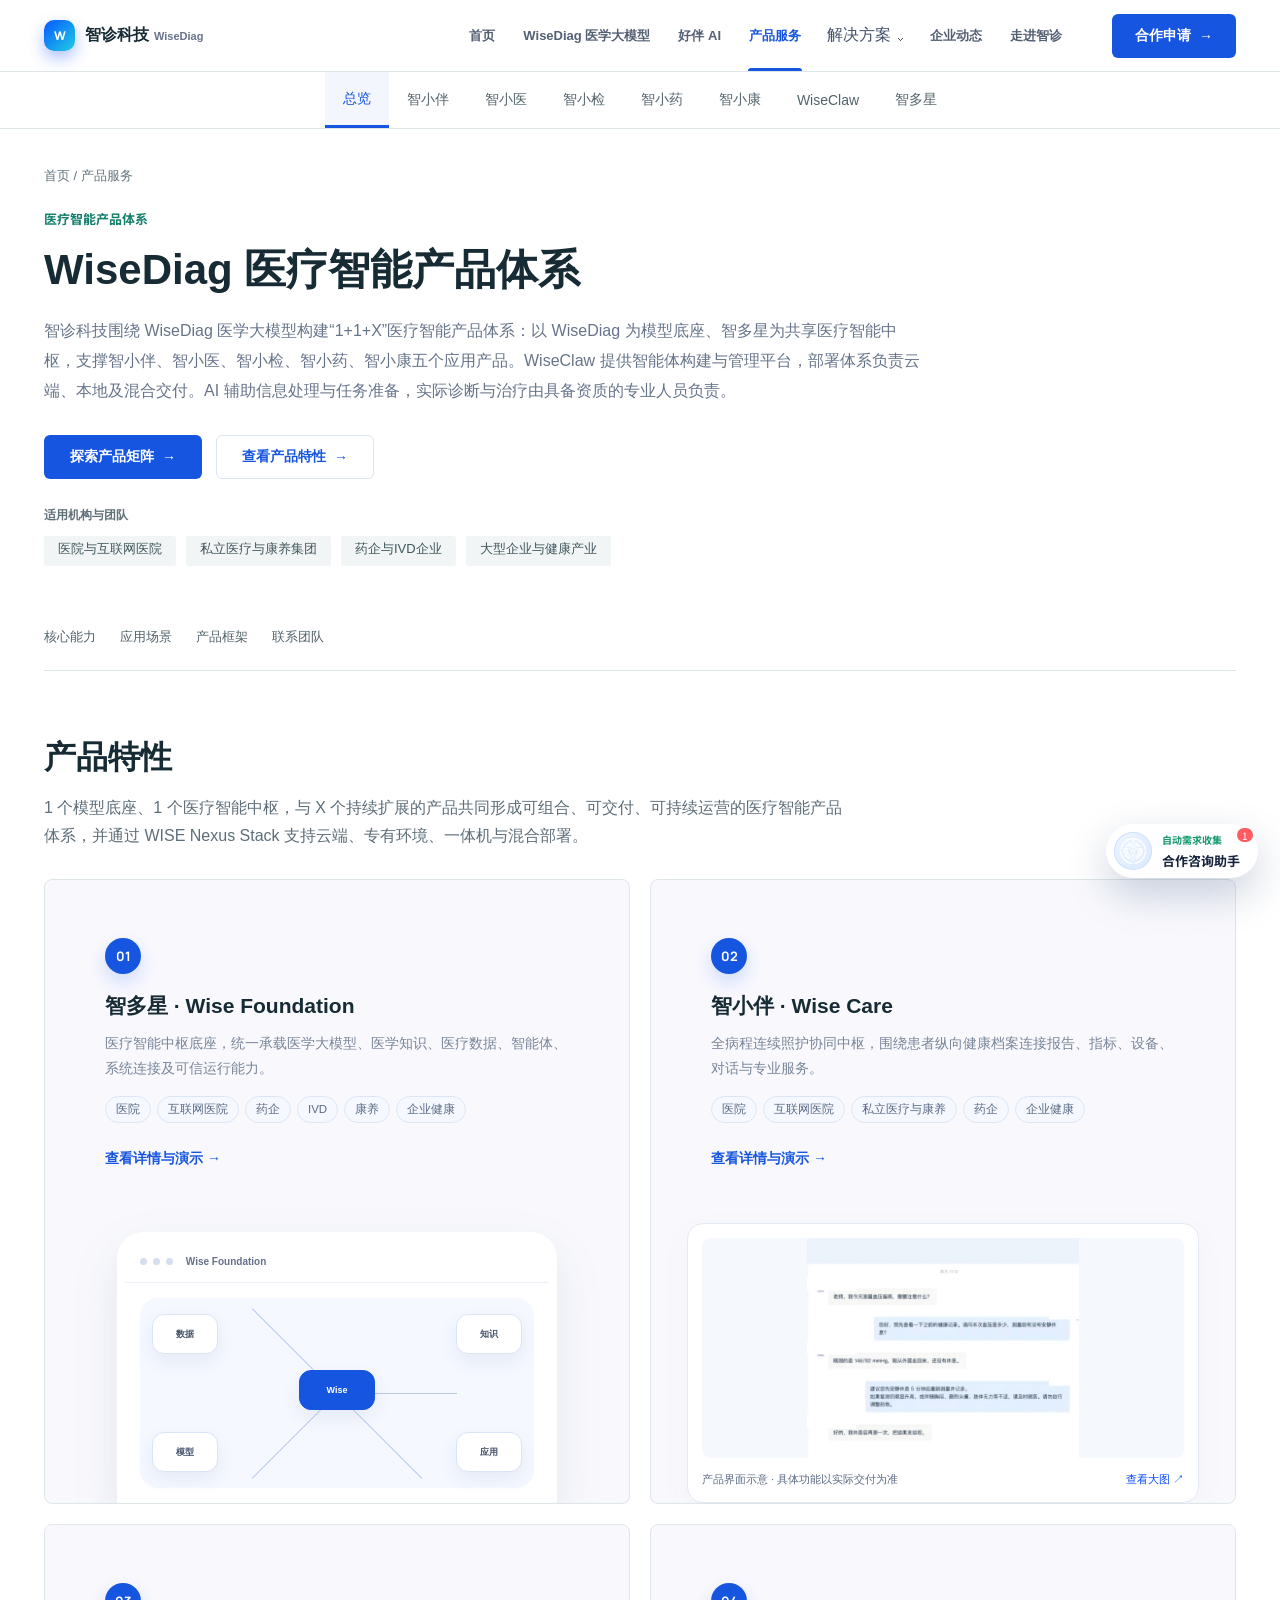
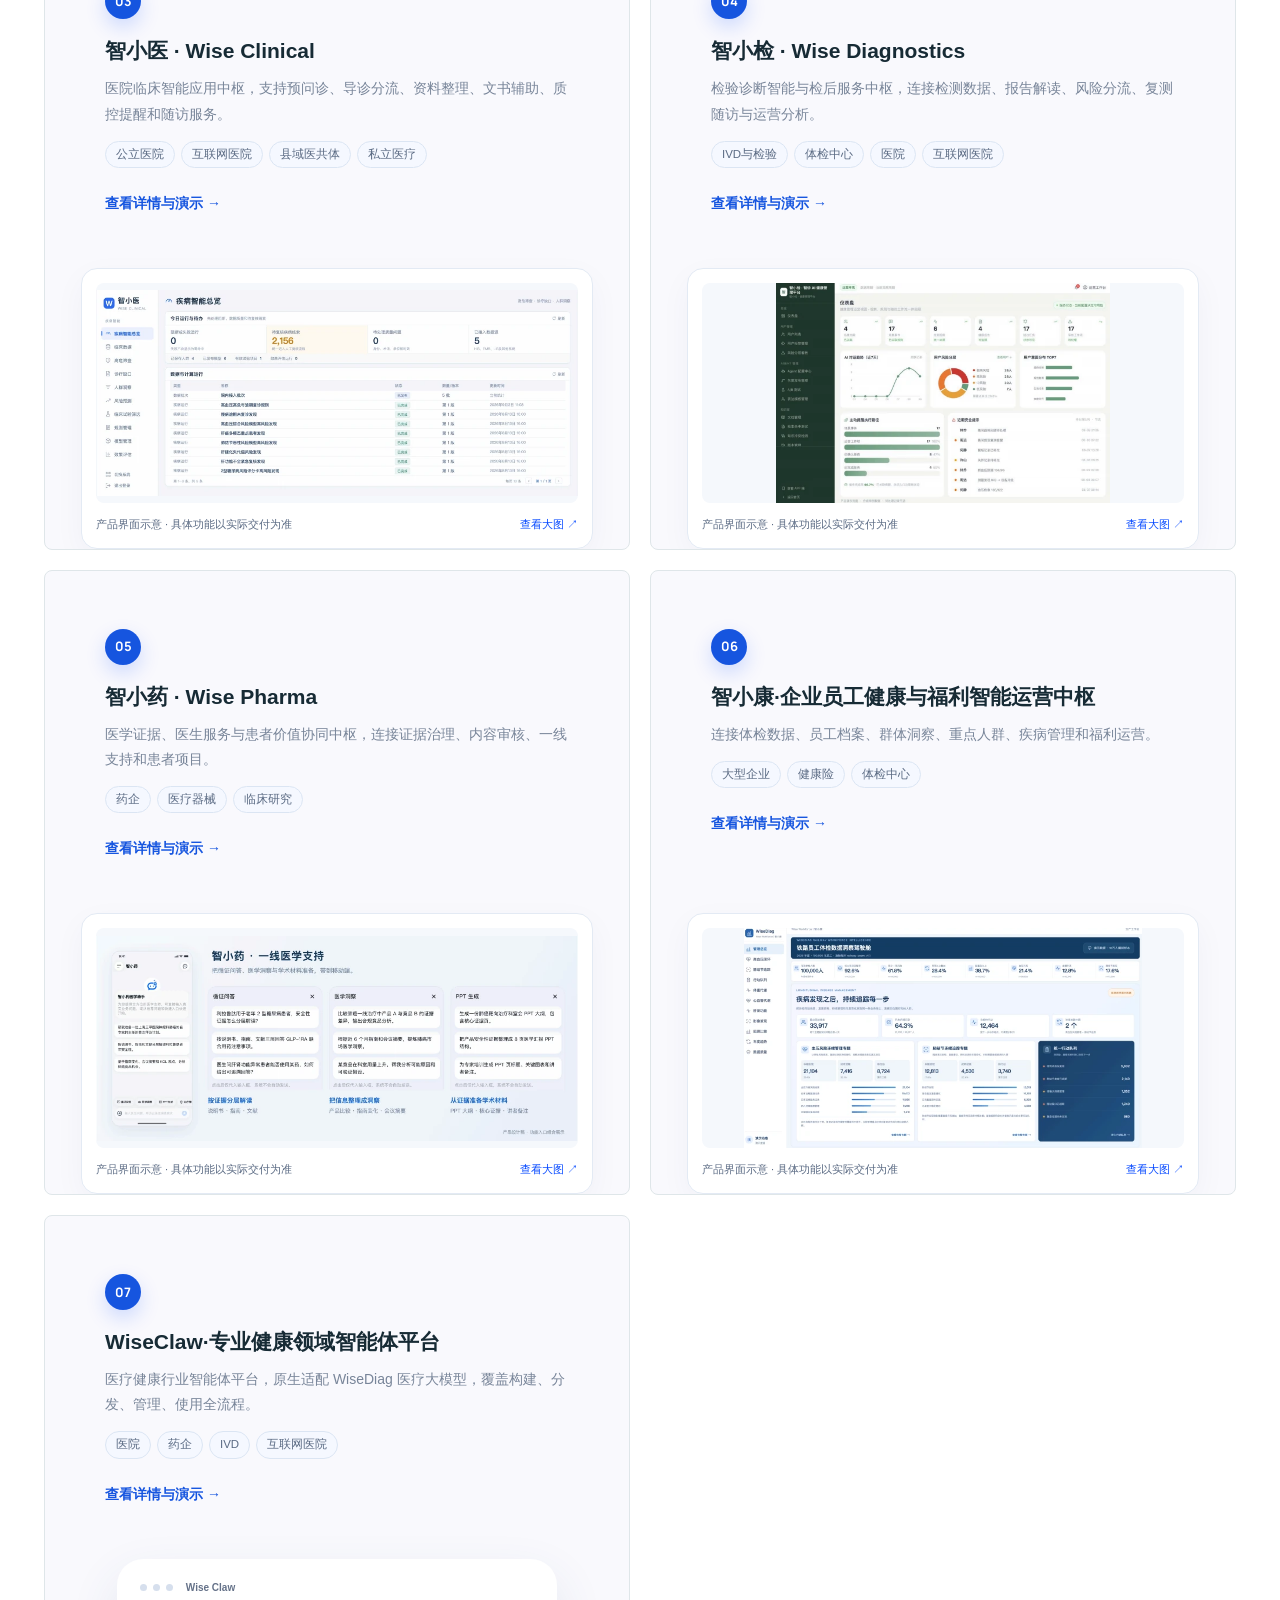
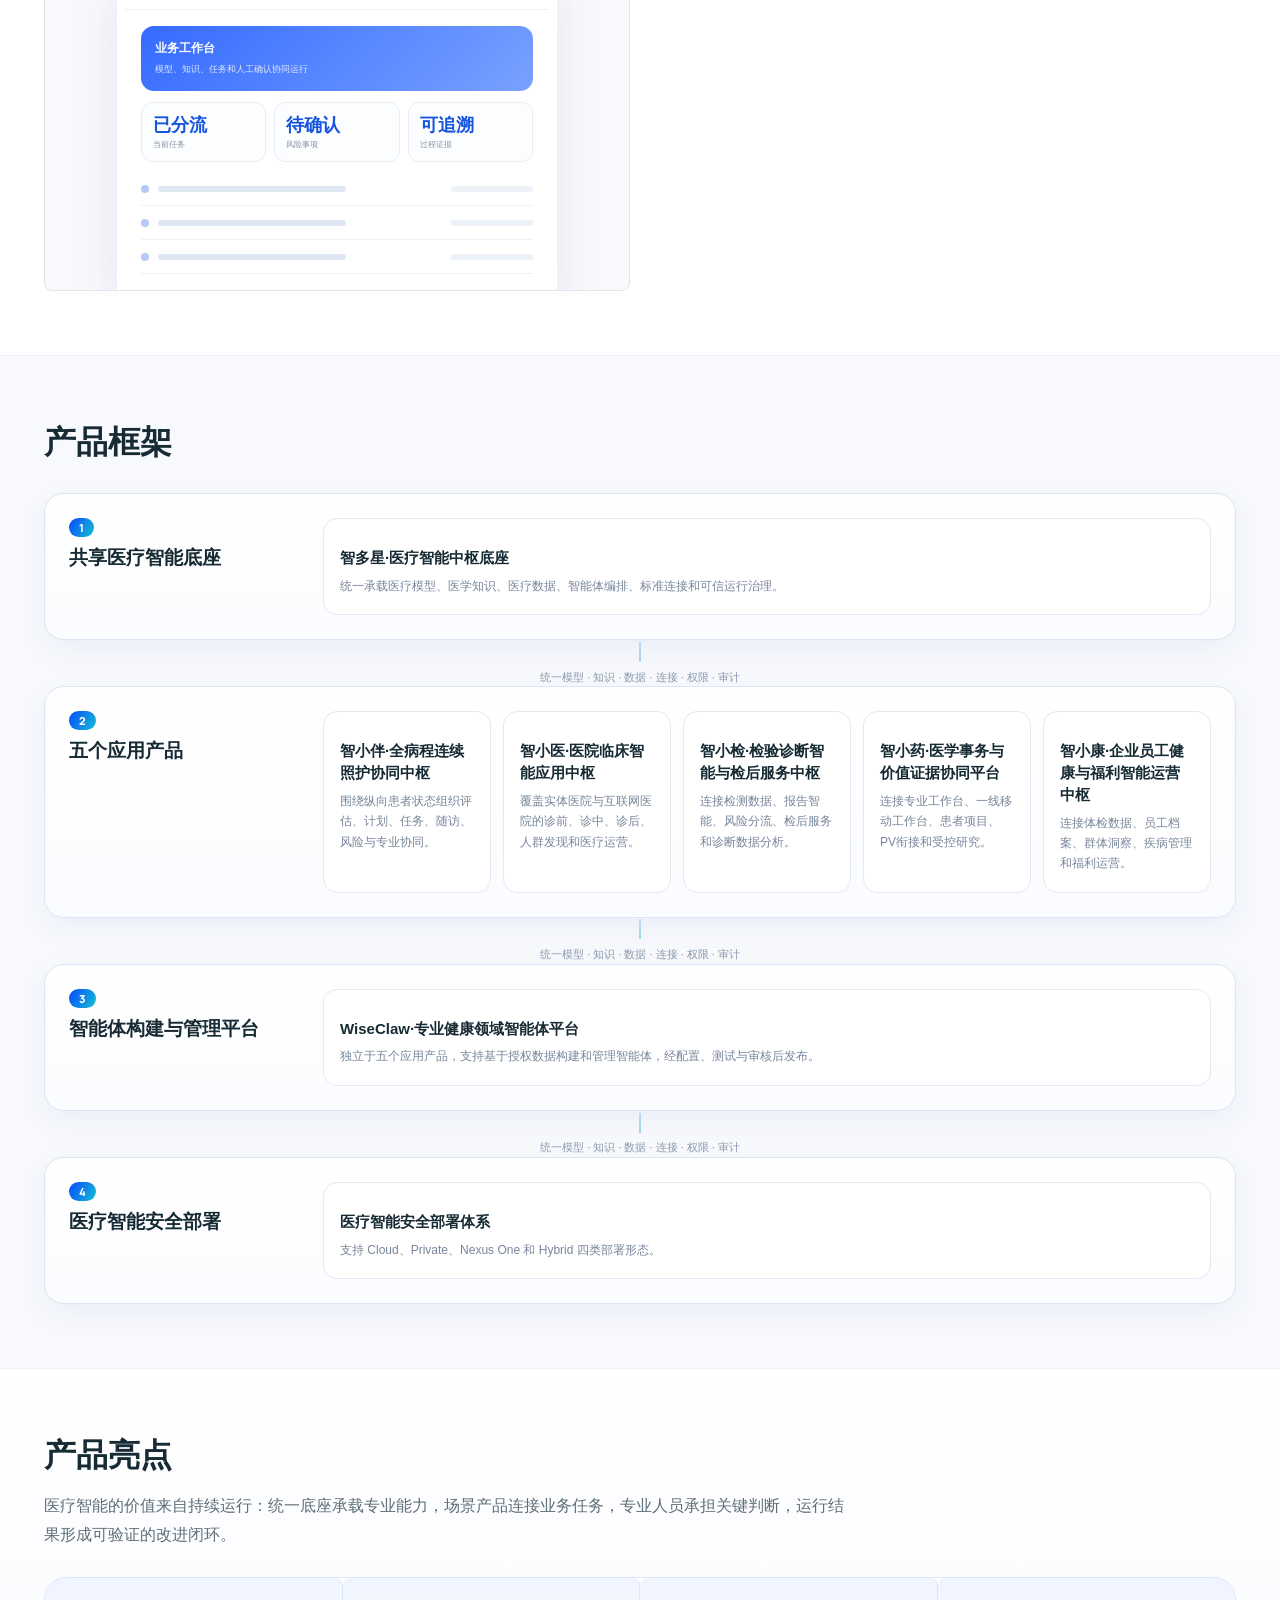
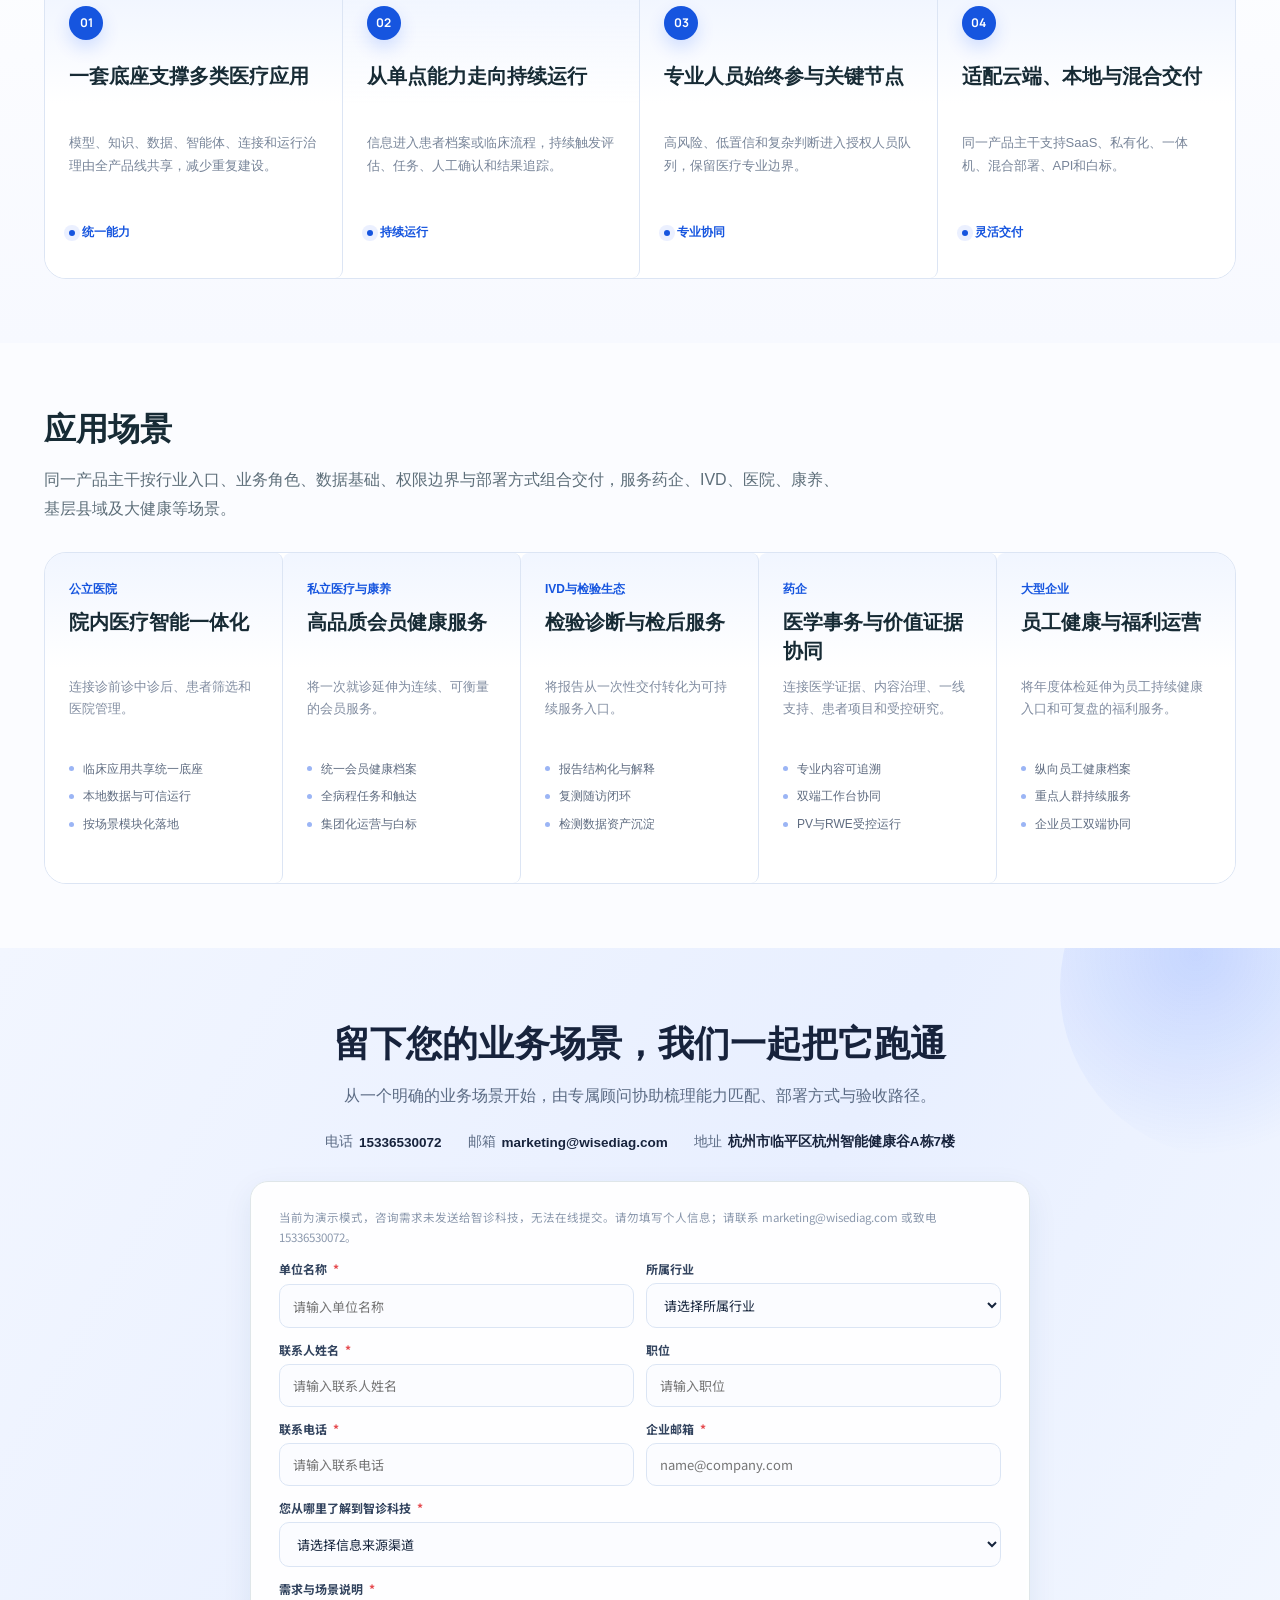
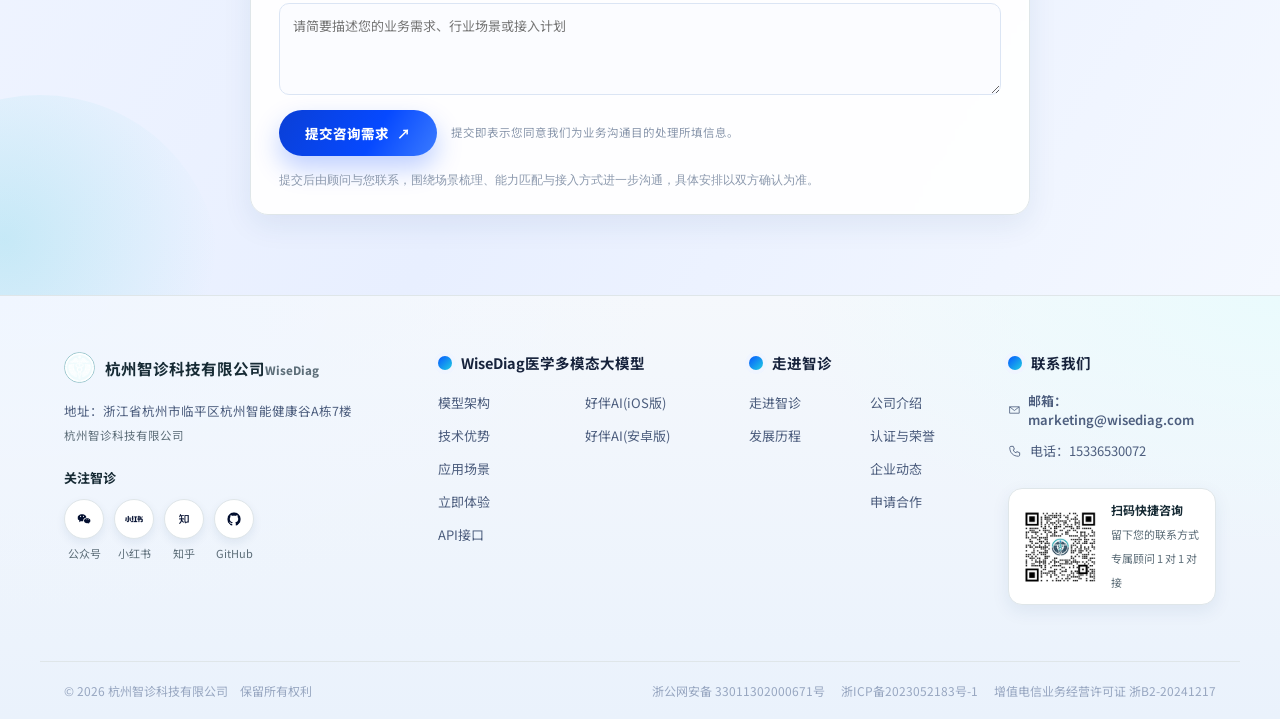
<file: product-services.html>
<!doctype html>
<html lang="zh-CN" data-page-node-id="cfNmGQnYJB8fnaGsA52XvG">
<head data-page-node-id="2Ym1bqycMtSETPzyVWi8rU">
  <meta charset="utf-8" data-page-node-id="cI6WFQu9CEJmGx54bqjnXq">
  <meta name="viewport" content="width=device-width, initial-scale=1" data-page-node-id="T04uKLbam7e066Y2xTZwDX">
  <link rel="icon" href="assets/footer/logo-wisediag.png">
  <meta name="description" content="智诊科技产品服务：以智多星为共享底座，连接智小伴、智小医、智小检、智小药、智小康五个应用产品，并提供 WiseClaw 智能体平台，支持云端、专有环境与一体机等交付方式。" data-page-node-id="UQd2DyEZOeym76hZgcwCS1">
  <title>产品服务｜智诊科技 WiseDiag</title>
  <link rel="preconnect" href="https://fonts.googleapis.com" data-page-node-id="wO5G1cU3ciYm0cNiFbA31i">
  <link rel="preconnect" href="https://fonts.gstatic.com" crossorigin data-page-node-id="rDxzmPbtDyw1Ckj7AiqQDV">
  <link href="https://fonts.googleapis.com/css2?family=Manrope:wght@500;600;700;800&family=Noto+Sans+SC:wght@400;500;600;700;800&display=swap" rel="stylesheet" data-page-node-id="HeiJPpgmnLibI7MHuwVwrJ">
  <style>
    :root {
      --blue: #0649ff;
      --blue-2: #356bff;
      --blue-3: #0a6eff;
      --navy: #071637;
      --cyan: #16bed1;
      --ink: #1f2735;
      --muted: #738095;
      --soft: #f7f9ff;
      --soft-blue: #edf3ff;
      --line: #e4eaf4;
      --white: #fff;
      --orange: #ff9f43;
      --red: #ff4d5e;
      --radius: 24px;
      --page: 1192px;
    }

    * { box-sizing: border-box; }

    html { scroll-behavior: smooth; }

    body {
      margin: 0;
      color: var(--ink);
      background: #fff;
      font-family: "Noto Sans SC", "PingFang SC", "Microsoft YaHei", sans-serif;
      -webkit-font-smoothing: antialiased;
    }

    button, a { font: inherit; }

    button { color: inherit; }

    a { color: inherit; text-decoration: none; }

    .shell { width: min(var(--page), calc(100% - 48px)); margin: 0 auto; }

    .site-header {
      position: sticky;
      z-index: 50;
      top: 0;
      height: 72px;
      border-bottom: 1px solid rgba(226, 235, 247, .78);
      background: rgba(255, 255, 255, .92);
      backdrop-filter: blur(18px);
    }

    .header-inner {
      height: 100%;
      display: flex;
      align-items: center;
      gap: 30px;
    }

    .brand {
      display: inline-flex;
      align-items: center;
      gap: 10px;
      flex: 0 0 auto;
      font-weight: 800;
      letter-spacing: -.02em;
    }

    .brand-mark {
      width: 31px;
      height: 31px;
      position: relative;
      display: grid;
      place-items: center;
      overflow: hidden;
      border: 1px solid #9ec8cf;
      border-radius: 50%;
      color: #0d6a7b;
      background: #effbfd;
      font: 800 12px/1 Manrope, sans-serif;
    }

    .brand-mark::before,
    .brand-mark::after {
      content: "";
      position: absolute;
      width: 20px;
      height: 20px;
      border: 1px solid rgba(13, 106, 123, .34);
      border-radius: 50%;
    }

    .brand-mark::after { width: 8px; height: 25px; border-width: 0 1px; border-radius: 0; }

    .brand-copy { display: flex; align-items: baseline; gap: 3px; white-space: nowrap; }
    .brand-copy small { font-size: 12px; font-weight: 600; }

    .main-nav {
      display: flex;
      align-items: stretch;
      align-self: stretch;
      gap: 4px;
      min-width: 0;
      margin-left: auto;
    }

    .nav-link {
      position: relative;
      display: inline-flex;
      align-items: center;
      padding: 0 12px;
      border: 0;
      cursor: pointer;
      white-space: nowrap;
      background: transparent;
      color: #536074;
      font-size: 13px;
      font-weight: 600;
    }

    .nav-link:hover,
    .nav-link[aria-current="page"] { color: var(--blue); }

    .nav-link[aria-current="page"]::after {
      content: "";
      position: absolute;
      right: 11px;
      bottom: 0;
      left: 11px;
      height: 3px;
      border-radius: 3px 3px 0 0;
      background: var(--blue);
    }

    .nav-product-group {
      position: relative;
      display: flex;
      align-items: stretch;
    }

    .product-mega {
      width: 700px;
      position: absolute;
      z-index: 80;
      top: calc(100% - 1px);
      left: 50%;
      display: grid;
      grid-template-columns: repeat(6, minmax(0, 1fr));
      gap: 10px;
      padding: 18px;
      border: 1px solid #e1e8f4;
      border-radius: 18px;
      opacity: 0;
      visibility: hidden;
      transform: translate(-50%, 8px);
      background: rgba(255,255,255,.98);
      box-shadow: 0 24px 60px rgba(34,58,108,.15);
      transition: opacity .18s ease, transform .18s ease, visibility .18s ease;
    }

    .nav-product-group:hover .product-mega,
    .nav-product-group:focus-within .product-mega {
      opacity: 1;
      visibility: visible;
      transform: translate(-50%, 0);
    }

    .product-mega-item {
      grid-column: span 2;
      min-height: 112px;
      display: block;
      padding: 14px 15px 13px;
      border: 1px solid transparent;
      border-radius: 13px;
      cursor: pointer;
      text-align: left;
      background: transparent;
    }

    .product-mega-item.span-half { grid-column: span 3; }
    .product-mega-item.is-full { grid-column: 1 / -1; min-height: 98px; }
    .product-mega-item.is-full .product-mega-head { grid-template-columns: 34px auto 1fr; }
    .product-mega-item.is-full .product-mega-capabilities { margin-top: 0; justify-content: flex-end; }

    .product-mega-head {
      display: grid;
      grid-template-columns: 34px 1fr;
      align-items: center;
      gap: 11px;
    }

    .product-mega-item:hover,
    .product-mega-item[aria-current="page"] {
      border-color: #dce6ff;
      background: #f3f6ff;
    }

    .product-mega-icon {
      width: 34px;
      height: 34px;
      display: grid;
      place-items: center;
      border-radius: 10px;
      color: var(--blue);
      background: #eaf0ff;
      font: 800 10px/1 Manrope, sans-serif;
    }

    .product-mega-copy strong { display: flex; align-items: center; gap: 7px; color: #29364a; font-size: 13px; }
    .product-mega-copy strong::after { content: "→"; color: var(--blue); opacity: .55; transition: transform .18s ease, opacity .18s ease; }
    .product-mega-item:hover .product-mega-copy strong::after { opacity: 1; transform: translateX(3px); }
    .product-mega-copy small { display: block; margin-top: 4px; color: #8793a6; font: 600 9px/1.35 Manrope, sans-serif; }

    .product-mega-capabilities {
      display: flex;
      flex-wrap: wrap;
      gap: 6px;
      margin-top: 11px;
    }

    .product-mega-capabilities span {
      padding: 4px 7px;
      border: 1px solid #e2e9f6;
      border-radius: 6px;
      color: #68768b;
      background: #fff;
      font-size: 10px;
      font-weight: 600;
      line-height: 1;
    }

    .header-cta,
    .button-primary,
    .button-secondary {
      min-height: 44px;
      display: inline-flex;
      align-items: center;
      justify-content: center;
      gap: 8px;
      border: 1px solid transparent;
      border-radius: 999px;
      cursor: pointer;
      transition: transform .2s ease, box-shadow .2s ease, background .2s ease;
      font-size: 14px;
      font-weight: 700;
    }

    .header-cta { padding: 0 22px; margin-left: 8px; background: var(--blue); color: white; }
    .button-primary { padding: 0 25px; background: var(--blue); color: #fff; box-shadow: 0 10px 26px rgba(6,73,255,.2); }
    .button-secondary { padding: 0 25px; border-color: #dbe4f2; background: #fff; color: var(--blue); }
    .button-primary:hover, .header-cta:hover { transform: translateY(-2px); box-shadow: 0 13px 30px rgba(6,73,255,.24); }
    .button-secondary:hover { transform: translateY(-2px); border-color: #b9cbf4; }

    .hero {
      position: relative;
      min-height: 600px;
      overflow: hidden;
      background:
        radial-gradient(circle at 16% 40%, rgba(72, 139, 255, .23), transparent 27%),
        radial-gradient(circle at 76% 38%, rgba(106, 91, 255, .16), transparent 28%),
        linear-gradient(180deg, #f7faff 0%, #edf3ff 72%, #fff 100%);
    }

    .hero::before,
    .hero::after {
      content: "";
      position: absolute;
      border: 1px solid rgba(102, 140, 225, .18);
      border-radius: 50%;
      pointer-events: none;
    }

    .hero::before { width: 480px; height: 480px; left: -220px; top: 90px; }
    .hero::after { width: 620px; height: 620px; right: -320px; top: -130px; }

    .hero-inner {
      position: relative;
      z-index: 1;
      display: flex;
      flex-direction: column;
      align-items: center;
      padding: 78px 0 60px;
      text-align: center;
    }

    .eyebrow {
      display: inline-flex;
      align-items: center;
      gap: 8px;
      min-height: 30px;
      padding: 0 13px;
      border: 1px solid rgba(6, 73, 255, .16);
      border-radius: 999px;
      background: rgba(255,255,255,.72);
      color: var(--blue);
      font: 700 12px/1 Manrope, "Noto Sans SC", sans-serif;
      letter-spacing: .08em;
    }

    .eyebrow-dot { width: 6px; height: 6px; border-radius: 50%; background: var(--blue); box-shadow: 0 0 0 5px rgba(6,73,255,.08); }

    .hero h1 {
      max-width: 900px;
      margin: 22px 0 14px;
      font-size: clamp(38px, 4.1vw, 58px);
      line-height: 1.15;
      letter-spacing: -.055em;
      font-weight: 800;
    }

    .hero-en {
      margin-bottom: 12px;
      color: var(--blue);
      font: 700 15px/1.4 Manrope, sans-serif;
      letter-spacing: .08em;
      text-transform: uppercase;
    }

    .hero-lead {
      max-width: 720px;
      margin: 0;
      color: #66748a;
      font-size: 16px;
      line-height: 1.9;
    }

    .hero-actions { display: flex; gap: 14px; margin-top: 28px; }

    .audience-label { margin: 39px 0 17px; color: #46546a; font-size: 14px; font-weight: 700; }

    .audience-grid {
      width: min(850px, 100%);
      display: grid;
      grid-template-columns: repeat(4, 1fr);
      gap: 14px;
    }

    .audience-card {
      min-height: 100px;
      display: flex;
      flex-direction: column;
      align-items: center;
      justify-content: center;
      gap: 9px;
      padding: 15px;
      border: 1px solid rgba(255,255,255,.9);
      border-radius: 20px;
      background: rgba(255,255,255,.72);
      color: #344156;
      font-size: 14px;
      font-weight: 600;
      backdrop-filter: blur(10px);
    }

    .audience-icon { width: 30px; height: 30px; color: var(--blue); }

    .section { padding: 90px 0; }
    .section.soft { background: #fbfcff; }

    .section-heading { margin: 0 auto 42px; text-align: center; }
    .section-kicker { margin-bottom: 10px; color: var(--blue); font: 700 12px/1.2 Manrope, sans-serif; letter-spacing: .13em; text-transform: uppercase; }
    .section-heading h2 { margin: 0; font-size: clamp(30px, 3vw, 42px); letter-spacing: -.045em; }
    .section-heading p { max-width: 680px; margin: 14px auto 0; color: var(--muted); line-height: 1.8; }

    .feature-grid {
      display: grid;
      grid-template-columns: repeat(2, minmax(0, 1fr));
      gap: 24px;
    }

    .feature-card {
      min-height: 520px;
      position: relative;
      display: flex;
      flex-direction: column;
      overflow: hidden;
      padding: 34px 36px 0;
      border: 1px solid #eef1f7;
      border-radius: 26px;
      background: #f9f9fd;
    }

    .feature-head { position: relative; z-index: 2; }
    .feature-number {
      width: 36px;
      height: 36px;
      display: inline-grid;
      place-items: center;
      margin-bottom: 18px;
      border-radius: 50%;
      background: var(--blue);
      color: #fff;
      font: 700 13px/1 Manrope, sans-serif;
      box-shadow: 0 8px 20px rgba(6,73,255,.18);
    }

    .feature-card h3 { margin: 0; font-size: 21px; letter-spacing: -.025em; }
    .feature-card p { margin: 11px 0 0; color: #788599; font-size: 14px; line-height: 1.8; }

    .blueprint-section {
      border-top: 1px solid #edf1f7;
      border-bottom: 1px solid #edf1f7;
      background: #f7f9fd;
    }

    .blueprint-groups { display: grid; gap: 42px; }
    .blueprint-group { display: grid; gap: 18px; }
    .blueprint-group-head { display: flex; align-items: baseline; justify-content: space-between; gap: 20px; }
    .blueprint-group-head h3 { margin: 0; font-size: 21px; letter-spacing: -.025em; }
    .blueprint-group-head span { color: #8c99ad; font: 700 11px/1.2 Manrope, sans-serif; letter-spacing: .11em; text-transform: uppercase; }
    .blueprint-grid { display: grid; grid-template-columns: repeat(var(--blueprint-cols, 3), minmax(0, 1fr)); gap: 1px; border: 1px solid #dce5f4; border-radius: 22px; overflow: hidden; background: #dce5f4; }
    .blueprint-card { min-height: 186px; padding: 24px; background: linear-gradient(180deg, #fff, #fbfcff); }
    .blueprint-grid.items-7 .blueprint-card:last-child { grid-column: 1 / -1; }
    .blueprint-code { display: inline-flex; min-height: 25px; align-items: center; padding: 0 9px; border-radius: 999px; background: #edf3ff; color: var(--blue); font: 750 10px/1 Manrope, sans-serif; letter-spacing: .04em; }
    .blueprint-card h4 { margin: 16px 0 0; font-size: 17px; line-height: 1.45; letter-spacing: -.018em; }
    .blueprint-card p { margin: 9px 0 0; color: #77859a; font-size: 12px; line-height: 1.75; }

    /* 产品框架图（分层架构） */
    .bp-diagram { display: grid; gap: 0; }
    .bp-layer {
      display: grid;
      grid-template-columns: 232px minmax(0, 1fr);
      gap: 22px;
      padding: 24px;
      border: 1px solid #dce5f4;
      border-radius: 20px;
      background: linear-gradient(180deg, #fff, #fbfcff);
      box-shadow: 0 10px 28px rgba(24, 58, 110, 0.05);
    }
    .bp-layer-aside { display: grid; align-content: start; gap: 8px; }
    .bp-layer-step {
      justify-self: start;
      padding: 4px 10px;
      border-radius: 999px;
      background: linear-gradient(120deg, #0649ff, #16bed1);
      color: #fff;
      font: 800 11px/1 Manrope, sans-serif;
      letter-spacing: .08em;
    }
    .bp-layer-aside h3 { margin: 0; font-size: 19px; letter-spacing: -.02em; }
    .bp-layer-code { color: #8c99ad; font: 700 10.5px/1.4 Manrope, sans-serif; letter-spacing: .11em; text-transform: uppercase; }
    .bp-layer-body { display: grid; grid-template-columns: repeat(var(--bp-cols, 3), minmax(0, 1fr)); gap: 12px; }
    .bp-layer-body.cols-1 { --bp-cols: 1; }
    .bp-layer-body.cols-2 { --bp-cols: 2; }
    .bp-layer-body.cols-3 { --bp-cols: 3; }
    .bp-layer-body.cols-4 { --bp-cols: 4; }
    .bp-layer-body.cols-5 { --bp-cols: 5; }
    .bp-layer-body.cols-6 { --bp-cols: 3; }
    .bp-layer-body.cols-7 { --bp-cols: 4; }
    .bp-layer-body.cols-8 { --bp-cols: 4; }
    .bp-node {
      padding: 16px 16px 18px;
      border: 1px solid #e3eaf4;
      border-radius: 14px;
      background: #fff;
      transition: transform .18s ease, box-shadow .18s ease, border-color .18s ease;
    }
    .bp-node:hover { transform: translateY(-3px); border-color: #c3d6ff; box-shadow: 0 14px 28px rgba(24, 58, 110, 0.1); }
    .bp-node-code { display: inline-flex; min-height: 23px; align-items: center; padding: 0 8px; border-radius: 999px; background: #edf3ff; color: var(--blue); font: 750 10px/1 Manrope, sans-serif; letter-spacing: .04em; }
    .bp-node h4 { margin: 12px 0 0; font-size: 15px; line-height: 1.45; letter-spacing: -.015em; }
    .bp-node p { margin: 7px 0 0; color: #77859a; font-size: 12px; line-height: 1.7; }
    .bp-bridge { display: grid; place-items: center; height: 46px; }
    .bp-bridge::before { content: ""; width: 2px; height: 20px; background: linear-gradient(180deg, #c3d6ff, #9fd7e2); }
    .bp-bridge span { display: block; margin-top: 4px; color: #8c99ad; font-size: 11px; letter-spacing: .04em; }

    /* 特性卡适用行业小标签 */
    .feature-tags { display: flex; flex-wrap: wrap; gap: 6px; margin: 14px 0 0; padding: 0; list-style: none; }
    .feature-tags li {
      padding: 4px 10px;
      border: 1px solid #dbe5f3;
      border-radius: 999px;
      background: #f5f8ff;
      color: #5b6b84;
      font-size: 11.5px;
      line-height: 1.5;
    }

    /* 总览视图精简：以下区块只在具体产品页展示 */
    .view-overview .ps-detail-only { display: none !important; }
    .brochure-hero[hidden] { display: none; }
    .brochure-hero { margin: 32px auto; max-width: 920px; width: 100%; }
    .brochure-shot { margin: 0; width: 100%; min-width: 0; padding: 14px; background: #fff; border: 1px solid #e3eaf4; border-radius: 16px; box-shadow: 0 10px 32px #183a6e0a; }
    .brochure-shot > a { display: block; border-radius: 8px; overflow: hidden; background: #f5f8fc; }
    .brochure-shot img { display: block; width: 100%; height: auto; max-height: 420px; object-fit: contain; }
    .product-visual .brochure-shot img { height: 220px; }
    .brochure-shot figcaption { display: flex; flex-wrap: wrap; justify-content: space-between; gap: 8px; margin-top: 12px; font-size: 11px; color: #5b6b84; line-height: 1.7; }
    .brochure-shot figcaption a { color: #0649ff; white-space: nowrap; }
    .brochure-shot a:focus-visible { outline: 3px solid #0649ff; outline-offset: 3px; }
    @media (max-width: 760px) { .brochure-hero { margin: 24px 0; } .brochure-shot { padding: 10px; } .product-visual .brochure-shot img { height: auto; max-height: 260px; } }

    @media (max-width: 900px) {
      .bp-layer { grid-template-columns: 1fr; gap: 16px; padding: 18px; }
      .bp-layer-body { grid-template-columns: repeat(2, minmax(0, 1fr)); }
    }
    @media (max-width: 560px) {
      .bp-layer-body { grid-template-columns: 1fr; }
    }

    .product-visual {
      min-height: 270px;
      position: relative;
      display: grid;
      place-items: end center;
      flex: 1;
      margin-top: 18px;
    }

    .app-window {
      width: 86%;
      min-height: 245px;
      position: relative;
      overflow: hidden;
      border: 8px solid rgba(255,255,255,.92);
      border-bottom: 0;
      border-radius: 26px 26px 0 0;
      background: #fff;
      box-shadow: 0 20px 50px rgba(57,78,123,.11);
    }

    .app-window.phone { width: 47%; min-width: 210px; border-width: 9px; }
    .app-window.phone::before { content: "9:41"; display: block; height: 28px; padding: 9px 14px 0; color: #151b25; font: 700 10px/1 Manrope, sans-serif; }

    .window-top {
      height: 43px;
      display: flex;
      align-items: center;
      gap: 6px;
      padding: 0 15px;
      border-bottom: 1px solid #eef2f8;
      background: #fff;
    }

    .window-dot { width: 7px; height: 7px; border-radius: 50%; background: #d6dfed; }
    .window-title { margin-left: 7px; color: #647188; font-size: 10px; font-weight: 700; }
    .ui-body { padding: 16px; }

    .ui-banner {
      min-height: 65px;
      padding: 14px;
      border-radius: 13px;
      background: linear-gradient(135deg, var(--blue-2), #79a1ff);
      color: #fff;
    }

    .ui-banner strong { display: block; font-size: 12px; }
    .ui-banner span { display: block; margin-top: 6px; opacity: .82; font-size: 9px; }
    .ui-row { display: flex; gap: 8px; margin-top: 11px; }
    .ui-stat { flex: 1; padding: 11px; border: 1px solid #e7edf7; border-radius: 11px; background: #fbfdff; }
    .ui-stat b { display: block; color: var(--blue); font: 800 18px/1.2 Manrope, sans-serif; }
    .ui-stat small { display: block; margin-top: 4px; color: #8792a4; font-size: 8px; }
    .ui-line { height: 8px; margin-top: 10px; overflow: hidden; border-radius: 6px; background: #edf2fa; }
    .ui-line::after { content: ""; display: block; width: var(--fill, 68%); height: 100%; border-radius: inherit; background: #80a2ff; }
    .ui-list { margin-top: 10px; }
    .ui-list-item { display: flex; align-items: center; gap: 9px; min-height: 34px; border-bottom: 1px solid #eef2f7; }
    .ui-list-item::before { content: ""; width: 8px; height: 8px; border-radius: 50%; background: #b8c9f7; }
    .ui-list-item span { width: 48%; height: 6px; border-radius: 5px; background: #dfe7f3; }
    .ui-list-item i { width: 21%; height: 6px; margin-left: auto; border-radius: 5px; background: #edf1f8; }

    .chart-bars { height: 110px; display: flex; align-items: end; gap: 9px; margin-top: 15px; padding: 0 8px 8px; border-bottom: 1px solid #dbe4f2; }
    .chart-bars i { flex: 1; height: var(--h); border-radius: 7px 7px 2px 2px; background: linear-gradient(180deg, #6f94ff, #cddaff); }

    .network-canvas { min-height: 190px; position: relative; margin: 15px; border-radius: 18px; background: #f5f8ff; }
    .network-line { position: absolute; left: 50%; top: 50%; width: 120px; height: 1px; transform-origin: left; background: #b9c9ed; }
    .network-line:nth-child(2) { transform: rotate(45deg); }
    .network-line:nth-child(3) { transform: rotate(135deg); }
    .network-line:nth-child(4) { transform: rotate(225deg); }
    .network-line:nth-child(5) { transform: rotate(315deg); }
    .network-node { position: absolute; width: 66px; min-height: 40px; display: grid; place-items: center; padding: 6px; border: 1px solid #dbe4f4; border-radius: 12px; background: #fff; color: #43516a; font-size: 9px; font-style: normal; font-weight: 700; box-shadow: 0 8px 18px rgba(56,82,135,.08); }
    .network-node.core { left: calc(50% - 38px); top: calc(50% - 23px); width: 76px; color: #fff; border-color: var(--blue); background: var(--blue); }
    .network-node.n1 { left: 12px; top: 16px; }
    .network-node.n2 { right: 12px; top: 16px; }
    .network-node.n3 { left: 12px; bottom: 16px; }
    .network-node.n4 { right: 12px; bottom: 16px; }

    .scenario-board {
      display: grid;
      grid-template-columns: repeat(4, minmax(0, 1fr));
      overflow: hidden;
      border: 1px solid #dce5f4;
      border-radius: 22px;
      background: #fff;
    }

    .scenario-board.items-5 { grid-template-columns: repeat(5, minmax(0, 1fr)); }

    .scenario-card { min-height: 330px; padding: 28px 24px; border-right: 1px solid #dce5f4; background: linear-gradient(180deg, rgba(237,243,255,.78), #fff 35%); }
    .scenario-card:last-child { border-right: 0; }
    .scenario-label { color: var(--blue); font-size: 12px; font-weight: 700; }
    .scenario-card h3 { min-height: 58px; margin: 10px 0 10px; font-size: 20px; line-height: 1.45; letter-spacing: -.025em; }
    .scenario-card p { min-height: 66px; margin: 0; color: #808ca0; font-size: 13px; line-height: 1.7; }
    .scenario-card ul { margin: 18px 0 0; padding: 0; list-style: none; }
    .scenario-card li { position: relative; margin-top: 9px; padding-left: 14px; color: #5f6c81; font-size: 12px; line-height: 1.55; }
    .scenario-card li::before { content: ""; position: absolute; left: 0; top: .55em; width: 5px; height: 5px; border-radius: 50%; background: #9bb5f5; }

    .highlights-section {
      background: linear-gradient(180deg, #fff 0%, #f7f9ff 100%);
    }

    .highlight-board {
      display: grid;
      grid-template-columns: repeat(4, minmax(0, 1fr));
      overflow: hidden;
      border: 1px solid #dce5f4;
      border-radius: 22px;
      background: #fff;
    }

    .highlight-card {
      min-height: 300px;
      padding: 28px 24px;
      border-right: 1px solid #dce5f4;
      background: linear-gradient(180deg, rgba(237,243,255,.9), #fff 42%);
    }

    .highlight-card:last-child { border-right: 0; }

    .highlight-number {
      width: 34px;
      height: 34px;
      display: grid;
      place-items: center;
      margin-bottom: 22px;
      border-radius: 50%;
      color: #fff;
      background: var(--blue);
      font: 700 12px/1 Manrope, sans-serif;
      box-shadow: 0 8px 18px rgba(6,73,255,.16);
    }

    .highlight-card h3 {
      min-height: 58px;
      margin: 0 0 12px;
      font-size: 20px;
      line-height: 1.45;
      letter-spacing: -.025em;
    }

    .highlight-card p {
      min-height: 70px;
      margin: 0;
      color: #788599;
      font-size: 13px;
      line-height: 1.75;
    }

    .highlight-proof {
      display: inline-flex;
      align-items: center;
      gap: 7px;
      margin-top: 22px;
      color: var(--blue);
      font-size: 12px;
      font-weight: 700;
    }

    .highlight-proof::before { content: ""; width: 6px; height: 6px; border-radius: 50%; background: var(--blue); box-shadow: 0 0 0 5px rgba(6,73,255,.08); }

    .collab-panel {
      display: grid;
      grid-template-columns: .95fr 1.05fr;
      min-height: 430px;
      overflow: hidden;
      border-radius: 28px;
      background: #f8f9fd;
    }

    .collab-copy { padding: 55px 54px; }
    .collab-copy h2 { margin: 0 0 24px; font-size: 34px; letter-spacing: -.04em; }
    .collab-item { display: grid; grid-template-columns: 46px 1fr; gap: 16px; margin-top: 25px; }
    .collab-icon { width: 46px; height: 46px; display: grid; place-items: center; border-radius: 50%; background: #e7ebff; color: var(--blue); font: 700 11px/1 Manrope, sans-serif; }
    .collab-item strong { display: block; margin-bottom: 6px; font-size: 14px; }
    .collab-item p { margin: 0; color: #748197; font-size: 12px; line-height: 1.7; }

    .collab-art { position: relative; display: grid; place-items: center; overflow: hidden; background: linear-gradient(135deg, #e9efff, #dce7ff); }
    .collab-art::before { content: ""; position: absolute; width: 430px; height: 430px; border: 1px solid rgba(64,108,235,.16); border-radius: 50%; }
    .collab-art::after { content: ""; position: absolute; width: 300px; height: 300px; border: 1px solid rgba(64,108,235,.18); border-radius: 50%; }
    .collab-screen { width: 76%; position: relative; z-index: 2; padding: 12px; border: 7px solid rgba(255,255,255,.8); border-radius: 24px; background: white; box-shadow: 0 25px 70px rgba(32,65,150,.17); transform: rotate(-2deg); }
    .collab-screen .ui-banner { min-height: 76px; }
    .floating-note { position: absolute; z-index: 3; right: 7%; bottom: 12%; width: 175px; padding: 15px; border: 6px solid rgba(255,255,255,.8); border-radius: 18px; background: #fff; box-shadow: 0 18px 45px rgba(43,70,130,.17); font-size: 10px; line-height: 1.5; }
    .floating-note b { display: block; margin-bottom: 6px; color: var(--blue); }

    .access-tabs { display: flex; flex-wrap: wrap; justify-content: center; gap: 10px; margin-bottom: 22px; }
    .access-chip { padding: 8px 15px; border: 1px solid #dce4f1; border-radius: 999px; color: #59667b; background: #fff; font-size: 12px; font-weight: 600; }
    .access-card { max-width: 690px; min-height: 116px; display: grid; grid-template-columns: 100px 1fr; align-items: center; gap: 22px; margin: 0 auto; padding: 18px 24px; border: 1px solid #dce5f4; border-radius: 20px; background: #fff; }
    .access-code { width: 76px; height: 76px; display: grid; place-items: center; border-radius: 14px; color: var(--blue); background: #edf1ff; font-weight: 800; }
    .access-card h3 { margin: 0 0 7px; font-size: 17px; }
    .access-card p { margin: 0; color: #7a879b; font-size: 12px; line-height: 1.7; }

    .guarantee-grid { display: grid; grid-template-columns: repeat(4, minmax(0, 1fr)); overflow: hidden; border: 1px solid #dce5f4; border-radius: 22px; }
    .guarantee-card { min-height: 200px; padding: 28px 24px; border-right: 1px solid #dce5f4; background: linear-gradient(180deg, #f5f8ff, #fff); }
    .guarantee-card:last-child { border-right: 0; }
    .guarantee-icon { width: 42px; height: 42px; display: grid; place-items: center; margin-bottom: 26px; border-radius: 50%; background: #e7ebff; color: var(--blue); font: 800 11px/1 Manrope, sans-serif; }
    .guarantee-card h3 { margin: 0 0 8px; font-size: 18px; }
    .guarantee-card p { margin: 0; color: #7b8799; font-size: 12px; line-height: 1.7; }

    .cta-band { position: relative; min-height: 330px; display: flex; align-items: center; overflow: hidden; background: linear-gradient(120deg, #f2f6ff, #e1ebff); }
    .cta-band::before, .cta-band::after { content: ""; position: absolute; right: 8%; border: 1px solid rgba(65,108,230,.17); border-radius: 50%; }
    .cta-band::before { width: 390px; height: 390px; top: -80px; }
    .cta-band::after { width: 250px; height: 250px; top: -10px; right: 13%; }
    .cta-copy { position: relative; z-index: 2; max-width: 580px; }
    .cta-copy h2 { margin: 0 0 11px; font-size: 34px; letter-spacing: -.04em; }
    .cta-copy p { margin: 0 0 23px; color: #758197; }
    .cta-orb { position: absolute; right: 17%; z-index: 2; width: 140px; height: 140px; display: grid; place-items: center; border: 1px solid rgba(255,255,255,.7); border-radius: 35px; color: white; background: linear-gradient(145deg, #b8ccff, #4179ff); box-shadow: inset 0 0 25px rgba(255,255,255,.55), 0 24px 50px rgba(52,99,219,.18); transform: rotate(11deg); font: 800 26px/1 Manrope, sans-serif; }

    .company-callout { padding: 68px 0; text-align: center; }
    .company-callout h2 { margin: 0; font-size: 27px; }
    .company-callout p { margin: 10px 0 22px; color: #9099a8; font-size: 13px; }

    .site-footer { padding: 52px 0 28px; border-top: 1px solid var(--line); color: #738095; background: #f8faff; }
    .footer-grid { display: grid; grid-template-columns: 1.25fr 2fr .9fr; gap: 60px; }
    .footer-brand { color: var(--ink); }
    .footer-brand .brand { margin-bottom: 20px; }
    .footer-brand p { margin: 0; color: #738095; font-size: 12px; line-height: 1.9; }
    .footer-products { display: grid; grid-template-columns: repeat(3, 1fr); gap: 22px; }
    .footer-column h3, .footer-contact h3 { margin: 0 0 14px; color: var(--ink); font-size: 13px; }
    .footer-column button { display: block; margin: 9px 0; padding: 0; border: 0; cursor: pointer; color: #738095; background: none; font-size: 11px; }
    .footer-column button:hover { color: var(--blue); }
    .footer-contact p { margin: 8px 0; color: #738095; font-size: 11px; }
    .footer-bottom { margin-top: 44px; padding-top: 20px; border-top: 1px solid var(--line); color: #8b97a9; text-align: center; font-size: 10px; }

    .fade-in { animation: fadeIn .45s ease both; }
    @keyframes fadeIn { from { opacity: 0; transform: translateY(9px); } to { opacity: 1; transform: translateY(0); } }

    :focus-visible { outline: 3px solid rgba(6, 73, 255, .28); outline-offset: 3px; }

    @media (max-width: 1120px) {
      .main-nav { overflow-x: auto; scrollbar-width: none; }
      .main-nav::-webkit-scrollbar { display: none; }
      .product-mega { display: none; }
      .header-cta { display: none; }
      .scenario-board, .scenario-board.items-5, .highlight-board, .guarantee-grid { grid-template-columns: repeat(2, 1fr); }
      .blueprint-grid { --blueprint-cols: 2 !important; }
      .blueprint-grid.items-7 .blueprint-card:last-child { grid-column: auto; }
      .scenario-card:nth-child(2), .highlight-card:nth-child(2), .guarantee-card:nth-child(2) { border-right: 0; }
      .scenario-card:nth-child(-n+2), .highlight-card:nth-child(-n+2), .guarantee-card:nth-child(-n+2) { border-bottom: 1px solid #dce5f4; }
      .scenario-board.items-5 .scenario-card:nth-child(-n+4) { border-bottom: 1px solid #dce5f4; }
      .scenario-board.items-5 .scenario-card:nth-child(even) { border-right: 0; }
      .scenario-board.items-5 .scenario-card:last-child { grid-column: 1 / -1; border-right: 0; }
    }

    @media (max-width: 768px) {
      .shell { width: min(100% - 30px, var(--page)); }
      .site-header { height: auto; }
      .header-inner { min-height: 64px; flex-wrap: wrap; gap: 0; padding-top: 5px; }
      .brand { height: 54px; }
      .main-nav { width: calc(100% + 30px); order: 3; margin: 0 -15px; padding: 0 15px; border-top: 1px solid #eef2f7; }
      .nav-link { min-height: 46px; padding: 0 13px; }
      .hero-inner { padding-top: 62px; }
      .hero h1 { font-size: 38px; }
      .hero-actions { width: 100%; justify-content: center; }
      .audience-grid { grid-template-columns: repeat(2, 1fr); }
      .feature-grid { grid-template-columns: 1fr; }
      .feature-card { min-height: 500px; padding: 28px 24px 0; }
      .blueprint-groups { gap: 34px; }
      .blueprint-group-head { display: block; }
      .blueprint-group-head span { display: block; margin-top: 8px; }
      .blueprint-grid { --blueprint-cols: 1 !important; }
      .blueprint-card { min-height: 0; }
      .scenario-board, .scenario-board.items-5, .highlight-board, .guarantee-grid { grid-template-columns: 1fr; }
      .scenario-card, .scenario-card:nth-child(2), .highlight-card, .highlight-card:nth-child(2), .guarantee-card, .guarantee-card:nth-child(2) { min-height: 0; border-right: 0; border-bottom: 1px solid #dce5f4; }
      .scenario-card:last-child, .highlight-card:last-child, .guarantee-card:last-child { border-bottom: 0; }
      .scenario-board.items-5 .scenario-card:last-child { grid-column: auto; }
      .scenario-card h3, .scenario-card p { min-height: 0; }
      .highlight-card h3, .highlight-card p { min-height: 0; }
      .collab-panel { grid-template-columns: 1fr; }
      .collab-copy { padding: 42px 28px; }
      .collab-art { min-height: 370px; }
      .access-card { grid-template-columns: 75px 1fr; padding: 16px; }
      .access-code { width: 64px; height: 64px; }
      .cta-band { min-height: 390px; align-items: flex-start; padding-top: 65px; }
      .cta-copy { max-width: 72%; }
      .cta-orb { right: 8%; bottom: 45px; width: 100px; height: 100px; border-radius: 28px; font-size: 20px; }
      .footer-grid { grid-template-columns: 1fr; gap: 34px; }
      .footer-products { grid-template-columns: repeat(2, 1fr); }
    }

    @media (max-width: 480px) {
      .hero { min-height: 640px; }
      .hero h1 { font-size: 34px; }
      .hero-actions { flex-direction: column; }
      .button-primary, .button-secondary { width: 100%; }
      .audience-grid { gap: 8px; }
      .audience-card { min-height: 88px; font-size: 12px; }
      .section { padding: 72px 0; }
      .section-heading { margin-bottom: 30px; }
      .app-window { width: 96%; }
      .app-window.phone { width: 62%; }
      .cta-copy { max-width: 100%; }
      .cta-orb { display: none; }
      .footer-products { grid-template-columns: 1fr; }
    }

    @media (prefers-reduced-motion: reduce) {
      *, *::before, *::after { scroll-behavior: auto !important; animation-duration: .01ms !important; transition-duration: .01ms !important; }
    }

    @media (prefers-color-scheme: dark) {
      /* 官网稿保持品牌白底；系统深色模式下仅降低纯白眩光。 */
      body { background: #fbfcff; }
    }
  
    /* ---- 官网第二版导航与页脚覆盖 ---- */
    .site-header .brand { color: var(--ink); }
    .site-header .brand-mark { width: 31px; height: 31px; border: 0; border-radius: 10px; color: #fff; background: linear-gradient(135deg, #0758ff, #20cde2); box-shadow: 0 7px 16px rgba(6,73,255,.33); font-size: 12px; }
    .site-header .brand-mark::before, .site-header .brand-mark::after { content: none; }
    .brand-copy small { margin-left: 2px; color: #66738a; font-size: 11px; font-weight: 600; }
    .footer-column a { display: block; margin: 9px 0; color: #738095; font-size: 11px; transition: color .2s; }
    .footer-column a:hover { color: var(--blue); }
    .footer-bottom a { color: #8b97a9; text-decoration: none; }
    .footer-bottom a:hover { color: var(--blue); }

/* ===== 解决方案二级菜单 ===== */
.sol-grid{display:grid;grid-template-columns:repeat(3,1fr);gap:7px}
.sol-item{display:block;padding:9px 10px 10px;border:1px solid transparent;border-radius:11px;transition:.18s}
.sol-item:hover{border-color:#d6e2ff;background:#f2f6ff}
.sol-item b{display:block;color:#20304a;font-size:12.5px;letter-spacing:-.01em}
.sol-item b::after{content:" →";color:#0649ff;opacity:.4}
.sol-item:hover b::after{opacity:1}
.sol-item small{display:block;margin-top:3px;color:#8a96a8;font-size:10px;font-weight:600;line-height:1.45}
.sol-side{display:grid;grid-template-columns:1fr 1fr;gap:7px;margin-top:9px}
.sol-card{display:flex;align-items:center;gap:10px;padding:10px 12px;border:1px solid #e9eef8;border-radius:12px;background:#fbfcff;transition:.18s}
.sol-card:hover{border-color:#c9d8fb;background:#f2f6ff}
.sol-card>span:first-child{display:grid;place-items:center;width:28px;height:28px;flex:none;border-radius:9px;color:#0649ff;background:#e8efff;font-size:12px}
.sol-txt strong{display:block;color:#20304a;font-size:12.5px}
.sol-txt small{display:block;margin-top:2px;color:#8a96a8;font-size:10px;font-weight:600;line-height:1.35}

/* ===== 小屏产品视图切换条：超级菜单在 ≤1120px 隐藏，这里补一条可达入口 ===== */
.ps-view-switch{display:none}
@media (max-width:1120px){
  .ps-view-switch{
    position:sticky;top:0;z-index:70;display:flex;gap:8px;overflow-x:auto;
    padding:10px 15px;margin:0;list-style:none;background:rgba(255,255,255,.97);
    border-bottom:1px solid #e3eaf4;box-shadow:0 8px 20px rgba(24,58,110,.06);
    -webkit-overflow-scrolling:touch;scrollbar-width:none;
  }
  .ps-view-switch::-webkit-scrollbar{display:none}
  .ps-view-switch a{
    flex:none;padding:7px 13px;border:1px solid #dfe8f5;border-radius:999px;background:#fff;
    color:#43516a;font-size:12.5px;font-weight:700;line-height:1.4;text-decoration:none;white-space:nowrap;
  }
  .ps-view-switch a:active{transform:translateY(1px)}
  .ps-view-switch a.is-current{border-color:#0649ff;background:#0649ff;color:#fff}
}
</style>
  <link rel="stylesheet" href="solutions-menu.css">
  <link rel="stylesheet" href="lead-form.css">
  <link rel="stylesheet" href="ai-advisor.css">
<link rel="stylesheet" href="refresh.css">
</head>
<body data-page-node-id="ozoCF8sTGic0uADlgtb80j">
  <header class="site-header" data-page-node-id="8OJCo3BEHSUQBv8fPDEFSw">
    <div class="shell header-inner" data-page-node-id="CfGbvzUbt2zIUWJVps3tJv">
      <a class="brand" href="index.html" aria-label="智诊科技首页" data-page-node-id="IljcJevyLdCLUlTlW0GH9r">
        <span class="brand-mark" data-page-node-id="Zm4S6016oHjfBrDTMcfE2T">W</span>
        <span class="brand-copy" data-page-node-id="DJIkk2AtBCEJHg8hNye8VD">智诊科技<small data-page-node-id="HIMJ3OAAb3B6DiF7zRE0qG">WiseDiag</small></span>
      </a>
      <nav class="main-nav" aria-label="官网主导航" data-page-node-id="4EGVSXaEvFWRyz1AJOTimR">
        <a class="nav-link" href="index.html" data-page-node-id="H0fiJTwY4J6Lleb4jxuIyE">首页</a>
        <a class="nav-link" href="wisediag-model.html" data-page-node-id="vcpBGmUChRGVsvCXwLDsD5">WiseDiag 医学大模型</a>
        <a class="nav-link" href="haoban-ai.html" data-page-node-id="EV90UW79roHgNBHFu1zqaq">好伴 AI</a>
      <div class="nav-product-group" data-page-node-id="AqtiK2ax2931v8u6tzHF7b">
        <button class="nav-link" data-product-link="overview" data-primary-nav="products" aria-current="page" aria-haspopup="true" data-page-node-id="qk23iDIhLDzrH5WjIglk5B">产品服务</button>
        <div class="product-mega" aria-label="智诊科技产品矩阵" data-page-node-id="MTHhEG3ZFLqdY4Gi4DQbFt">
          
          <a class="product-mega-item" data-product="care" href="#care" aria-label="查看智小伴详情" data-page-node-id="8tFtDlbvgu87Y0gfM4S1uz"><span class="product-mega-head" data-page-node-id="dlpa74iSiBAkrQU97hDfLS"><span class="product-mega-icon" data-page-node-id="e25P6hvzAFRITVaqdo0nLT">照护</span><span class="product-mega-copy" data-page-node-id="rc0s7UFN8XFP7O60jDNLuQ"><strong data-page-node-id="WwKMt2VkcCRYxJiafWghDQ">智小伴</strong><small data-page-node-id="EUtG8mqq8jcRnqxeRHOnOB">Wise Care</small></span></span><span class="product-mega-capabilities" data-page-node-id="AIDkMJiGniujr5p6ILbhGf"><span>医院</span><span>互联网医院</span><span>慢病管理中心</span><span>康养机构</span></span></a>
          <a class="product-mega-item" data-product="clinical" href="#clinical" aria-label="查看智小医详情" data-page-node-id="LCGvXKSMepLiJrDAopayBX"><span class="product-mega-head" data-page-node-id="IkrLI4gE4DpfDgEg2DEqw7"><span class="product-mega-icon" data-page-node-id="lbF7NSNqw2Ddq1NR4afEth">临床</span><span class="product-mega-copy" data-page-node-id="cTaEhqTE0YUAITrH5Yn0b7"><strong data-page-node-id="WHDPM1THxAQtGt0wG55SDE">智小医</strong><small data-page-node-id="BqAMevoPOQAfBFaDf1GFRK">Wise Clinical</small></span></span><span class="product-mega-capabilities" data-page-node-id="Ktibu8xGkNj9lmilfgb1vr"><span>公立医院</span><span>互联网医院</span><span>县域医共体</span><span>私立医疗</span></span></a>
          <a class="product-mega-item" data-product="diagnostics" href="#diagnostics" aria-label="查看智小检详情" data-page-node-id="yl2OMu2L5ce5q4wM42koBk"><span class="product-mega-head" data-page-node-id="EOUbOurpEYtD2xFhO5PcAq"><span class="product-mega-icon" data-page-node-id="xpWxMMo1gecKYidUsjTABZ">检验</span><span class="product-mega-copy" data-page-node-id="AHNHegLcM5US7aePUvExua"><strong data-page-node-id="Zcb1cGdK9iFEqnu0x3Zvl5">智小检</strong><small data-page-node-id="SSEzpsmPrNfGQFBLr0tcxv">Wise Diagnostics</small></span></span><span class="product-mega-capabilities" data-page-node-id="vpqmaG86RoJ3CFqQFfnPN1"><span>IVD 与检验</span><span>体检中心</span><span>医院检验科</span><span>第三方医检</span></span></a>
          <a class="product-mega-item span-half" data-product="pharma" href="#pharma" aria-label="查看智小药详情" data-page-node-id="mgYYRuUUcsYDgL0WIbuZBp"><span class="product-mega-head" data-page-node-id="py380lgOIlv8dTCQtaqMH4"><span class="product-mega-icon" data-page-node-id="GPmDpkFf8Cxy2VtdmG4YXF">医药</span><span class="product-mega-copy" data-page-node-id="xfQ24fMHSjqTLu5p1WguSc"><strong data-page-node-id="PXvtttlk7lVi7XSuRtqLoE">智小药</strong><small data-page-node-id="ozjmA8E6NceUsc6gV5pNUM">Wise Pharma</small></span></span><span class="product-mega-capabilities" data-page-node-id="NfYnzGZQfkWEKzwv2d7Icl"><span>药企</span><span>医疗器械</span><span>医药流通</span><span>临床研究</span></span></a>
          <a class="product-mega-item span-half" data-product="workforce" href="#workforce" aria-label="查看智小康详情" data-page-node-id="XxkXAId1zrkXuYDvhKJPPS"><span class="product-mega-head" data-page-node-id="3mSPHj0zyA38vX7h6UjhQZ"><span class="product-mega-icon" data-page-node-id="ic8fRsy9qYEFHKV61LhEtM">员工</span><span class="product-mega-copy" data-page-node-id="SLEPBvEW628Kb2aRf54q03"><strong data-page-node-id="SVR4ASATezg8r1Kj1vv7Xg">智小康</strong><small data-page-node-id="s53Y9ukS75XDyEhwnw2z0g">Wise Workforce</small></span></span><span class="product-mega-capabilities" data-page-node-id="XTTICDusDEH6gU8ngj0sVL"><span>大型企业</span><span>健康险</span><span>体检中心</span><span>职业健康</span></span></a>
          <a class="product-mega-item is-full" data-product="wiseclaw" href="#wiseclaw" aria-label="查看WiseClaw详情"><span class="product-mega-head"><span class="product-mega-icon">智能体</span><span class="product-mega-copy"><strong>WiseClaw</strong><small>Agent OS</small></span></span><span class="product-mega-capabilities"><span>智能体构建</span><span>Skill 市场</span><span>安全隔离</span><span>多渠道接入</span></span></a>
<a class="product-mega-item is-full" data-product="foundation" href="#foundation" aria-label="查看智多星详情" data-page-node-id="zhORR7V9KlRr72l57dRLfj"><span class="product-mega-head" data-page-node-id="CqzBm0KEKx42CuzK195AZR"><span class="product-mega-icon" data-page-node-id="6h8XaqyNmFp0FUALaD7TVf">底座</span><span class="product-mega-copy" data-page-node-id="UyD6n5DDn1pfWHLp1pxEl9"><strong data-page-node-id="SU8NZsllHp5XvhrhXW6jcK">智多星</strong><small data-page-node-id="KrDyxqkcf3DVheYj25fuFs">Wise Foundation</small></span></span><span class="product-mega-capabilities" data-page-node-id="npwyJvy7Iu6wbTNbbHFn86"><span data-page-node-id="SJ4pWXwoQjGtgtrSW4BX7v">医疗模型</span><span data-page-node-id="IuZ4UNfMhh7AQDIkGc60uI">知识证据</span><span data-page-node-id="xUzHgKSlOFHZ1iUkIH4n5i">数据治理</span><span data-page-node-id="XgiMjvFSR019V8jjPKjcJ9">智能编排</span></span></a>
            
        </div>
      </div>
<div class="products-menu solutions-menu">
          <button class="nav-trigger" type="button" aria-haspopup="true">解决方案 <span>⌄</span></button>
          <div class="mega-menu solution-mega">
            <div class="mega-intro"><div><span>行业解决方案</span><strong>解决方案</strong></div><p>让医疗 AI 能力融入真实业务流程。</p></div>
            <div class="mega-body solution-body">
              <section class="product-matrix">
                <p>行业解决方案</p>
                <div class="product-grid solution-grid">
                  <a href="solution-pharma.html"><b>药企</b><small>学术推广 · 患者管理 · 临床研究</small></a>
                  <a href="solution-ivd.html"><b>IVD 体外诊断</b><small>报告解读 · 检后服务</small></a>
                  <a href="solution-internet-hospital.html"><b>互联网医院</b><small>在线问诊 · 随访运营</small></a>
                  <a href="solutions.html#cases"><b>体检中心</b><small>团检报告深度解读</small></a>
                  <a href="solutions.html#cases"><b>药房 / 医药流通</b><small>店员助手 · 用药指导</small></a>
                  <a href="solutions.html#cases"><b>商业健康保险</b><small>核保理赔 · 健管服务</small></a>
                  <a href="solutions.html#cases"><b>医美机构</b><small>术前咨询 · 术后随访</small></a>
                  <a href="solutions.html#cases"><b>中医养生</b><small>体质辨识 · 调养建议</small></a>
                  <a href="solutions.html#cases"><b>营养保健品</b><small>营养咨询 · 复购运营</small></a>
                  <a href="solutions.html#cases"><b>模算智一体机</b><small>软硬一体本地部署</small></a>
                </div>
                <p class="matrix-note">未覆盖的场景可通过 WiseClaw 智能体平台共创搭建</p>
              </section>
              
            </div>
          </div>
        </div>        <a class="nav-link" href="enterprise-news.html" data-page-node-id="d0HxN7EASeRCtA36F5DHfQ">企业动态</a>
        <a class="nav-link" href="about.html" data-page-node-id="ZDd1ZTvEdJsW9CCOFMI1mp">走进智诊</a>
      </nav>
      <a class="header-cta" href="#contact" data-page-node-id="x9khmZz1FSg1xtmGyqUFol" data-lead="合作申请">合作申请 <span aria-hidden="true" data-page-node-id="yuLThy7m27bJhDY7Mf9t29">→</span></a>
    </div>
  </header>

  <main id="product-page" aria-live="polite" data-page-node-id="x1B9BrGcipnoTqsSwosAB3">
    <nav class="ps-view-switch" aria-label="产品视图切换" data-page-node-id="psViewSwitch"></nav>
    <section class="hero" data-page-node-id="sAuCnGUNhQmd6jnhJI13xy">
      <div class="shell hero-inner fade-in" data-page-node-id="FBZF8QrFDAfZ12D2fEd2q2">
        <div class="eyebrow" data-page-node-id="ODXw69ti8glzlehQlHykDr"><span class="eyebrow-dot" data-page-node-id="mq78y9LCdAmDxiKGlXH3JE"></span><span id="heroEyebrow" data-page-node-id="Hz4xtsQGd8zZuSflqOPe5X"></span></div>
        <h1 id="heroTitle" data-pretext data-page-node-id="ydq0Ar0GOtIZzusyEJ8UUe"></h1>
        <div class="hero-en" id="heroEnglish" data-page-node-id="XN8jaklIr85ywfD1oamzis"></div>
        <p class="hero-lead" id="heroLead" data-pretext data-page-node-id="AEMdKKEGswTfUK0OszH1pz"></p>
        <div class="hero-actions" data-page-node-id="FIBniC4WpPX0L7dtCyCX36">
          <a class="button-primary" href="#contact" data-page-node-id="pgUvCQoSDZcG8dDQC5SKp3"><span id="primaryAction" data-page-node-id="rz9jc7jn1TVlSr4eArzRp2">预约产品演示</span><span aria-hidden="true" data-page-node-id="xvF3GCkZq9xEkSfeE1HVal">→</span></a>
          <a class="button-secondary" href="#features" data-page-node-id="1HWl94GJ4fwTJRxtHwcYrp">查看产品特性 <span aria-hidden="true" data-page-node-id="oleDEE1FOGDPdSvh6duZjU">→</span></a>
        </div>
        <div id="brochureHero" class="brochure-hero" hidden></div>
        <div class="audience-label" data-page-node-id="EiNYeYDz2LYnSeAdMBmAdH">适用机构与团队</div>
        <div class="audience-grid" id="audienceGrid" data-page-node-id="UUi9BXESLyo5FIDw9DrYUY"></div>
      </div>
    </section>

    <section class="section" id="features" data-page-node-id="aYUkNJfX36xTJDxFK9CUIc">
      <div class="shell" data-page-node-id="77G90b1hR6LAfrJe7KiLQ6">
        <div class="section-heading" data-page-node-id="NHcWjUFjF5MqrP2jjbwXxR">
          
          <h2 id="featureHeading" data-page-node-id="4l1KymPp3Tptmwpw6eYiLf">产品特性</h2>
          <p id="featureIntro" data-pretext data-page-node-id="E2JUArCqK7iAHGv6BdUn20"></p>
        </div>
        <div class="feature-grid" id="featureGrid" data-page-node-id="Wq3bjGnpHORLlHPAi6qEqB"></div>
      </div>
    </section>

    <section class="section blueprint-section" id="blueprint" data-page-node-id="7iUDiYd7WdHV8PXOE9pPxv">
      <div class="shell" data-page-node-id="5KmbWYzI94riZhRQCLUho5">
        <div class="section-heading" data-page-node-id="lTE4f0xfRxcWFnxXRNSaOO">
          
          <h2 id="blueprintHeading" data-page-node-id="ppxDLRzUuvG9e5wDScgp9O">产品框架</h2>
        </div>
        <div class="blueprint-groups" id="blueprintGroups" data-page-node-id="Q0DS0pdKuhtKlWQFUgUmsB"></div>
      </div>
    </section>

    <section class="section highlights-section" id="highlights" data-page-node-id="YI0xyDccs4sJ7cYmiGhsoM">
      <div class="shell" data-page-node-id="nAiQhJMuHQPFPEm62ACTbO">
        <div class="section-heading" data-page-node-id="g8WkHPoTPp3qxwcHRxnlUo">
          
          <h2 data-page-node-id="6RQ4GJRrKW7bEu2vPHyLfQ">产品亮点</h2>
          <p id="highlightIntro" data-pretext data-page-node-id="CCMzcpRkTJBXmr3Fnw7jNY"></p>
        </div>
        <div class="highlight-board" id="highlightBoard" data-page-node-id="0qipRBZLdQFHTunqZV3qLq"></div>
      </div>
    </section>

    <section class="section soft" id="scenarios" data-page-node-id="0E5k3QVZKCBGUuuak59E09">
      <div class="shell" data-page-node-id="Y6efaCkH1j9ZGZu1sY8k6Z">
        <div class="section-heading" data-page-node-id="FkA1Jv9f3am53LQXpjMLq9">
          
          <h2 data-page-node-id="D4m54OgZ7ji82ruiSfgIHC">应用场景</h2>
          <p id="scenarioIntro" data-pretext data-page-node-id="TFrdZiw5ijCtky2HKvZ8UB"></p>
        </div>
        <div class="scenario-board" id="scenarioBoard" data-page-node-id="zjdou4cdZarPDmBhY0BSrS"></div>
      </div>
    </section>

    <section class="section ps-detail-only" data-page-node-id="Zkz8MEtzEIioE3aOD7DUbH">
      <div class="shell collab-panel" data-page-node-id="KVrhNKi0lcLGtlqgkFTUzl">
        <div class="collab-copy" data-page-node-id="7iuF2SosC8bfEHoeHnkZ6O">
          
          <h2 id="collabTitle" data-page-node-id="im6MaMpfLV9G9W1CAVmEua">人机协同</h2>
          <div id="collabItems" data-page-node-id="a8yqQ384aHF3ep2x6ljVNI"></div>
        </div>
        <div class="collab-art" aria-hidden="true" data-page-node-id="W3lD9wwgoXKW9BBx1Wjpbf">
          <div class="collab-screen" data-page-node-id="pbEohoXmY5j4XOpOofxctk">
            <div class="window-top" data-page-node-id="FgfK6pgJAAbyf6qOwVWVF6"><span class="window-dot" data-page-node-id="J5oGJFeX0DYRN5OhVd4Qq3"></span><span class="window-dot" data-page-node-id="tjKwcsUC9Zkg6oshdPeOLm"></span><span class="window-dot" data-page-node-id="eYUWHSHiSCIAkOY0vHhimG"></span><span class="window-title" id="collabWindowTitle" data-page-node-id="0IMsFisbihuXUcRnO3CusZ"></span></div>
            <div class="ui-body" data-page-node-id="pHIyHBZKieEHnlajMsqH5R">
              <div class="ui-banner" data-page-node-id="JCOrWPPo87bvBckRNJHHDb"><strong id="collabBannerTitle" data-page-node-id="zB7GEXR6ooSVszIPHeqggq"></strong><span id="collabBannerText" data-page-node-id="o7DThyfPSEia0uudAdUEL2"></span></div>
              <div class="ui-row" data-page-node-id="31yOv4LBoSfl3HCsYGblEH"><div class="ui-stat" data-page-node-id="Uf4ZFNJ67m7eGjNSZ68C1z"><b data-page-node-id="yFsCA2bzHa1tZ0luPgADk6">已准备</b><small data-page-node-id="KpF60xqK2RD5AWpjXxvfRk">AI任务</small></div><div class="ui-stat" data-page-node-id="85XbTc6drX5EMTXQTWSBDZ"><b data-page-node-id="tiTzYuMqesqy0zd3Yh0GSp">待确认</b><small data-page-node-id="KdmTVC37e3rRLDCU4jkGCR">专业审核</small></div><div class="ui-stat" data-page-node-id="wb9xiPMVFcBImi7mIgex76"><b data-page-node-id="aV2FLnyK8gkz1EtYOCOfUu">已升级</b><small data-page-node-id="cizG40fP6Bdl3HjeJPByq5">风险事项</small></div></div>
              <div class="ui-list" data-page-node-id="FwXI591kRsVGVAnFhnLFQl"><div class="ui-list-item" data-page-node-id="6lKz7lwcEZUtp9ZzAX9slG"><span data-page-node-id="GfIGYgd72yOeNRdh2ncvSD"></span><i data-page-node-id="QyVFI8eiFDFLLzBWj2YlRM"></i></div><div class="ui-list-item" data-page-node-id="ookadK26FFTRZcUvJQyrqB"><span data-page-node-id="gIVL48ubbDuwilcWQdR54j"></span><i data-page-node-id="uKELCH2Z3GXusTuWiZKgyl"></i></div><div class="ui-list-item" data-page-node-id="ggaQHCAP5vmjLDyJ6APfAg"><span data-page-node-id="DKaMBJy5oJrFuV4vvBLHvH"></span><i data-page-node-id="ZBCl9NlHafbwb4MLQjoAnC"></i></div></div>
            </div>
          </div>
          <div class="floating-note" data-page-node-id="UrbbIzrsphooVShWxOonhE"><b data-page-node-id="yGBzpdaMFk5L7MVQh8XreJ">专业人员确认</b><span id="floatingNote" data-page-node-id="G1t3gyOmtFpgDsmHe6Uvhg"></span></div>
        </div>
      </div>
    </section>

    <section class="section soft ps-detail-only" data-page-node-id="kGZRMeXr8yblAaf5BNf7CJ">
      <div class="shell" data-page-node-id="8Az3fsI8CUoGUuwye3EnDq">
        <div class="section-heading" data-page-node-id="ZnA0R6rgCn6snLoW9V1TzP">
          
          <h2 data-page-node-id="En9ecmxswsWdNO5VFViN7e">接入与交付</h2>
          <p id="accessIntro" data-pretext data-page-node-id="HqCVf9FeQjDpIKLbR1bO0k">按项目选择云端服务、专有环境或一体机交付；接入范围、验收标准与服务边界在方案阶段共同确认。</p>
        </div>
        <div class="access-tabs" id="accessTabs" data-page-node-id="QCnPbBSvxZ5htHrd6VsIQ5"></div>
        <div class="access-card" data-page-node-id="AHGYEljFR3FDy155HvmMR2">
          <div class="access-code" id="accessCode" data-page-node-id="O6EDzfix3fClhoD25DmzLS">API</div>
          <div data-page-node-id="APgm5wFNm3AtewrWPhz1Eg"><h3 id="accessTitle" data-page-node-id="5rgjAoeqpGJdMuND6sCoS2"></h3><p id="accessText" data-pretext data-page-node-id="JYGLKHMHkqLzJDYY5UcC0L"></p></div>
        </div>
      </div>
    </section>

    <section class="section ps-detail-only" data-page-node-id="TxjY8LuFCSaogEGmAQRplT">
      <div class="shell" data-page-node-id="oMkgTwpVZLfDzarLGE9Fh5">
        <div class="section-heading" data-page-node-id="JaJ26S8fgN7dEgdUHkN1Te">
          
          <h2 data-page-node-id="FVnwAKsNHh5C3NHNNIOuOj">平台保障</h2>
          <p data-page-node-id="HrPMr6hJdANX8uA3PRBY4I">提供专业知识、权限治理与运行管理支持，具体功能和交付范围按项目确认。AI 不替代专业人员，实际诊断与治疗须由具备资质的专业人员负责。</p>
        </div>
        <div class="guarantee-grid" id="guaranteeGrid" data-page-node-id="sZf7Wth0PHdoS8pviBbdaV"></div>
      </div>
    </section>

    <section class="lead-section" id="contact">
      <div class="lead-inner">
        
        <h2 class="lead-title">留下您的业务场景，我们一起把它跑通</h2>
        <p class="lead-sub">从一个明确的业务场景开始，由专属顾问协助梳理能力匹配、部署方式与验收路径。</p>
        <ul class="lead-contacts"><li>电话 <b>15336530072</b></li><li>邮箱 <b>marketing@wisediag.com</b></li><li>地址 <b>杭州市临平区杭州智能健康谷A栋7楼</b></li></ul>
        <div class="cta-form-wrap"><form class="lf-form lf-host" novalidate=""></form><p class="cta-inline-note" style="margin:14px 0 0;text-align:left;color:#8b98ad;font-size:12px;line-height:1.7;">提交后由顾问与您联系，围绕场景梳理、能力匹配与接入方式进一步沟通，具体安排以双方确认为准。</p></div>
      </div>
    </section>
  </main>
  <!-- footer:v2026-09-03-r4 -->
  <footer class="site-footer">
    <div class="footer-grid">

      <!-- 列 1：公司信息 + 关注智诊 -->
      <div class="footer-company">
        <a class="brand" href="index.html">
          <img class="brand-mark" src="assets/footer/logo-wisediag.png" alt="智诊科技 WiseDiag">
          <span><b>杭州智诊科技有限公司</b><small>WiseDiag</small></span>
        </a>
        <p class="addr">
          <span>地址：浙江省杭州市临平区杭州智能健康谷A栋7楼</span>
          <span class="line2">杭州智诊科技有限公司</span>
        </p>

        <div class="social-block">
          <p class="title">关注智诊</p>
          <div class="social-grid">
            <a class="social-item" href="javascript:void(0)" aria-label="微信公众号">
              <img src="assets/footer/icon-wechat.png" alt="">
              <span class="social-qr"><img src="assets/footer/qr-wechat.png" alt="微信公众号二维码"></span>
            </a>
            <a class="social-item" href="javascript:void(0)" aria-label="小红书">
              <img src="assets/footer/icon-xhs.png" alt="">
              <span class="social-qr"><img src="assets/footer/qr-xhs.png" alt="小红书二维码"></span>
            </a>
            <a class="social-item" href="javascript:void(0)" aria-label="知乎">
              <img src="assets/footer/icon-zhihu.png" alt="">
              <span class="social-qr"><img src="assets/footer/qr-zhihu.png" alt="知乎二维码"></span>
            </a>
            <a class="social-item" href="https://github.com/WiseDiag" target="_blank" rel="noopener" aria-label="GitHub">
              <img src="assets/footer/icon-github.png" alt="">
              <span class="social-qr"><img src="assets/footer/qr-github.png" alt="GitHub 二维码"><small>github.com/WiseDiag</small></span>
            </a>
          </div>
          <div class="social-caption">
            <span>公众号</span>
            <span>小红书</span>
            <span>知乎</span>
            <span>GitHub</span>
          </div>
        </div>
      </div>

      <!-- 列 2：WiseDiag医学多模态大模型 -->
      <div>
        <h3>WiseDiag医学多模态大模型</h3>
        <div class="nav-double">
          <a href="wisediag-model.html">模型架构</a>
          <a href="haoban-ai.html">好伴AI(iOS版)</a>
          <a href="wisediag-model.html#advantages">技术优势</a>
          <a href="haoban-ai.html">好伴AI(安卓版)</a>
          <a href="solutions.html">应用场景</a>
          <span></span>
          <a href="haoban-ai.html">立即体验</a>
          <span></span>
          <a href="wisediag-model.html#api">API接口</a>
        </div>
      </div>

      <!-- 列 3：走进智诊 -->
      <div>
        <h3>走进智诊</h3>
        <div class="nav-double">
          <a href="about.html">走进智诊</a>
          <a href="about.html#company">公司介绍</a>
          <a href="about.html#milestones">发展历程</a>
          <a href="about.html#honors">认证与荣誉</a>
          <span></span>
          <a href="enterprise-news.html">企业动态</a>
          <span></span>
          <a href="#contact" data-lead="申请合作">申请合作</a>
        </div>
      </div>

      <!-- 列 4：联系我们 + 二维码 -->
      <div class="footer-contact">
        <h3>联系我们</h3>
        <a class="email" href="mailto:marketing@wisediag.com">
          <svg width="14" height="14" viewBox="0 0 24 24" fill="none"><path d="M3 6h18v12H3z M3 6l9 7 9-7" stroke="currentColor" stroke-width="1.5"/></svg>
          邮箱：marketing@wisediag.com
        </a>
        <a class="tel" href="tel:15336530072">
          <svg width="14" height="14" viewBox="0 0 24 24" fill="none"><path d="M5 4h4l2 5-2 1c1 3 2 4 5 5l1-2 5 2v4c0 1-1 2-2 2C9 21 3 15 3 6c0-1 1-2 2-2z" stroke="currentColor" stroke-width="1.5"/></svg>
          电话：15336530072
        </a>
        <div class="qr">
          <img src="assets/footer/qr-consult.png" alt="扫码快捷咨询二维码">
          <div>
            <strong>扫码快捷咨询</strong>
            <small>留下您的联系方式<br>专属顾问 1 对 1 对接</small>
          </div>
        </div>
      </div>

    </div>

    <!-- 底部条 -->
    <div class="footer-bottom">
      <span class="copyright">© 2026 杭州智诊科技有限公司　保留所有权利</span>
      <span class="beian">
        <a href="https://beian.mps.gov.cn/#/query/webSearch" target="_blank" rel="noopener">浙公网安备 33011302000671号</a>
        <a href="https://beian.miit.gov.cn/#/Integrated/index" target="_blank" rel="noopener">浙ICP备2023052183号-1</a>
        <a href="https://dxzhgl.miit.gov.cn/#/home" target="_blank" rel="noopener">增值电信业务经营许可证 浙B2-20241217</a>
      </span>
    </div>
  </footer>
  
  
  
  

  <script type="module">
    const products = {
      overview: {
        eyebrow: "医疗智能产品体系",
        title: "WiseDiag 医疗智能产品体系",
        english: "",
        lead: "智诊科技围绕 WiseDiag 医学大模型构建“1+1+X”医疗智能产品体系：以 WiseDiag 为模型底座、智多星为共享医疗智能中枢，支撑智小伴、智小医、智小检、智小药、智小康五个应用产品。WiseClaw 提供智能体构建与管理平台，部署体系负责云端、本地及混合交付。AI 辅助信息处理与任务准备，实际诊断与治疗由具备资质的专业人员负责。",
        action: "探索产品矩阵",
        audiences: ["医院与互联网医院", "私立医疗与康养集团", "药企与IVD企业", "大型企业与健康产业"],
        featureIntro: "1 个模型底座、1 个医疗智能中枢，与 X 个持续扩展的产品共同形成可组合、可交付、可持续运营的医疗智能产品体系，并通过 WISE Nexus Stack 支持云端、专有环境、一体机与混合部署。",
        features: [
          { title: "智多星 · Wise Foundation", desc: "医疗智能中枢底座，统一承载医学大模型、医学知识、医疗数据、智能体、系统连接及可信运行能力。", visual: "network", window: "Wise Foundation", industries: ["医院", "互联网医院", "药企", "IVD", "康养", "企业健康"] },
          { title: "智小伴 · Wise Care", desc: "全病程连续照护协同中枢，围绕患者纵向健康档案连接报告、指标、设备、对话与专业服务。", visual: "phone", window: "Wise Care", industries: ["医院", "互联网医院", "私立医疗与康养", "药企", "企业健康"] },
          { title: "智小医 · Wise Clinical", desc: "医院临床智能应用中枢，支持预问诊、导诊分流、资料整理、文书辅助、质控提醒和随访服务。", visual: "dashboard", window: "Wise Clinical", industries: ["公立医院", "互联网医院", "县域医共体", "私立医疗"] },
          { title: "智小检 · Wise Diagnostics", desc: "检验诊断智能与检后服务中枢，连接检测数据、报告解读、风险分流、复测随访与运营分析。", visual: "chart", window: "Wise Diagnostics", industries: ["IVD与检验", "体检中心", "医院", "互联网医院"] },
          { title: "智小药 · Wise Pharma", desc: "医学证据、医生服务与患者价值协同中枢，连接证据治理、内容审核、一线支持和患者项目。", visual: "dashboard", window: "Wise Pharma", industries: ["药企", "医疗器械", "临床研究"] },
          { title: "智小康·企业员工健康与福利智能运营中枢", desc: "连接体检数据、员工档案、群体洞察、重点人群、疾病管理和福利运营。", visual: "network", window: "Wise Workforce", industries: ["大型企业", "健康险", "体检中心"] },
          { title: "WiseClaw·专业健康领域智能体平台", desc: "医疗健康行业智能体平台，原生适配 WiseDiag 医疗大模型，覆盖构建、分发、管理、使用全流程。", visual: "dashboard", window: "Wise Claw", industries: ["医院", "药企", "IVD", "互联网医院"] }
        ],
        highlightsIntro: "医疗智能的价值来自持续运行：统一底座承载专业能力，场景产品连接业务任务，专业人员承担关键判断，运行结果形成可验证的改进闭环。",
        highlights: [
          { title: "一套底座支撑多类医疗应用", desc: "模型、知识、数据、智能体、连接和运行治理由全产品线共享，减少重复建设。", proof: "统一能力" },
          { title: "从单点能力走向持续运行", desc: "信息进入患者档案或临床流程，持续触发评估、任务、人工确认和结果追踪。", proof: "持续运行" },
          { title: "专业人员始终参与关键节点", desc: "高风险、低置信和复杂判断进入授权人员队列，保留医疗专业边界。", proof: "专业协同" },
          { title: "适配云端、本地与混合交付", desc: "同一产品主干支持SaaS、私有化、一体机、混合部署、API和白标。", proof: "灵活交付" }
        ],
        scenarioIntro: "同一产品主干按行业入口、业务角色、数据基础、权限边界与部署方式组合交付，服务药企、IVD、医院、康养、基层县域及大健康等场景。",
        scenarios: [
          { label: "公立医院", title: "院内医疗智能一体化", desc: "连接诊前诊中诊后、患者筛选和医院管理。", bullets: ["临床应用共享统一底座", "本地数据与可信运行", "按场景模块化落地"] },
          { label: "私立医疗与康养", title: "高品质会员健康服务", desc: "将一次就诊延伸为连续、可衡量的会员服务。", bullets: ["统一会员健康档案", "全病程任务和触达", "集团化运营与白标"] },
          { label: "IVD与检验生态", title: "检验诊断与检后服务", desc: "将报告从一次性交付转化为可持续服务入口。", bullets: ["报告结构化与解释", "复测随访闭环", "检测数据资产沉淀"] },
          { label: "药企", title: "医学事务与价值证据协同", desc: "连接医学证据、内容治理、一线支持、患者项目和受控研究。", bullets: ["专业内容可追溯", "双端工作台协同", "PV与RWE受控运行"] },
          { label: "大型企业", title: "员工健康与福利运营", desc: "将年度体检延伸为员工持续健康入口和可复盘的福利服务。", bullets: ["纵向员工健康档案", "重点人群持续服务", "企业员工双端协同"] }
        ],
        collabTitle: "共享智能中枢",
        collab: [
          { icon: "01", title: "统一能力供给", text: "上层产品共享模型、知识、数据、连接和安全治理能力。" },
          { icon: "02", title: "场景化智能编排", text: "每个医疗场景配置专用上下文、工具、输出和人审节点。" },
          { icon: "03", title: "反馈持续回流", text: "应用运行结果进入统一评测与产品改进闭环。" }
        ],
        collabWindowTitle: "WiseDiag 运行驾驶舱", collabBannerTitle: "全产品线运行态势", collabBannerText: "统一观察应用、模型、任务与人工接管状态", floating: "关键动作保留来源、版本、确认人与结果写回记录。",
        access: ["Cloud 云端服务", "Private 私有化", "Nexus One 一体机", "Hybrid 混合架构", "API与白标"],
        accessCode: "Wise", accessTitle: "按客户边界组合交付", accessText: "产品共享同一能力主干，可按机构的数据位置、算力规模、接口条件和业务优先级拆分成独立小平台。",
        guarantees: [
          { icon: "AI", title: "医疗垂类模型", text: "面向病历、报告、风险、知识与场景任务持续适配。" },
          { icon: "KB", title: "证据与知识治理", text: "知识来源、主张、引用、版本与审核状态全程管理。" },
          { icon: "DG", title: "数据与运行治理", text: "数据质量、模型版本、工具调用和结果写回均可追溯。" },
          { icon: "MX", title: "多形态交付", text: "支持SaaS、专有环境、本地一体机、混合部署、API和白标。" }
        ],
        ctaTitle: "让医疗智能进入真实业务主链", ctaText: "从一个明确场景开始，形成可验收、可复制、可持续运营的智能产品。", orb: "Wise"
      },
      foundation: {
        eyebrow: "医学智能底座",
        title: "智多星·医疗智能中枢底座",
        english: "",
        lead: "将医疗垂类大模型、医学知识证据、数据治理、智能体编排、运行治理与标准连接汇聚为统一能力中枢，为每一项上层应用提供可调用、可评测、可追溯的医疗智能。",
        action: "预约底座演示",
        audiences: ["医院信息与数据中心", "临床与医务管理部门", "药企与IVD数字化团队", "健康科技产品研发团队"],
        featureIntro: "模型、知识、数据和行动能力围绕业务目标共同设计，运行结果进入同一评测闭环。",
        features: [
          { title: "医疗垂类大模型 WiseDiag", desc: "理解病历、报告、医嘱、用药、风险和纵向事件，支持抽取、摘要、推理、生成与工具调用。", visual: "dashboard", window: "医疗语义理解" },
          { title: "医学知识与证据中枢", desc: "治理指南、文献、机构知识、医学主张、证据引用、版本与审核状态。", visual: "chart", window: "Wise EvidenceHub" },
          { title: "医疗数据治理底座", desc: "完成OCR、结构化、标准编码、质量核验、数据血缘、专病变量与数据版本管理。", visual: "network", window: "Wise Data Fabric" },
          { title: "医疗智能体与可信运行", desc: "完成任务规划、检索校验、工具调用、人工确认、审计、成本与运行监测。", visual: "dashboard", window: "AgentOS · TrustGuard" }
        ],
        highlightsIntro: "以医疗垂类专业能力为核心，让模型、数据、知识和行动在同一可信环境中协同运行。",
        highlights: [
          { title: "面向医疗任务深度适配", desc: "理解病历、报告、医嘱、用药、风险和纵向事件，输出结构贴合真实业务。", proof: "医疗专业" },
          { title: "数据知识共同支持推理", desc: "患者事实、机构知识和公开医学证据在受控上下文中协同支持模型运行。", proof: "受控上下文" },
          { title: "从理解生成延伸至行动", desc: "智能体完成检索、校验、工具调用、任务执行和结果持久化。", proof: "行动编排" },
          { title: "关键运行过程全程可追溯", desc: "模型版本、输入证据、工具调用、人工确认和结果写回形成完整记录。", proof: "可信运行" }
        ],
        scenarioIntro: "底座能力可以被独立调用，也可以随智小伴、智小医、智小检、智小药与智小康整体交付。",
        scenarios: [
          { label: "模型能力", title: "医疗任务智能引擎", desc: "为不同业务任务提供专用理解、生成与推理能力。", bullets: ["医学语义与时间线理解", "多模态资料抽取", "结构化结果输出"] },
          { label: "知识能力", title: "机构知识可信运行", desc: "将公共证据与机构知识纳入可引用、可审核上下文。", bullets: ["主张与证据绑定", "知识版本和有效期", "角色化表达"] },
          { label: "数据能力", title: "非标数据转化与复用", desc: "让病历、报告和文件转化为可持续使用的数据资产。", bullets: ["OCR与事实抽取", "标准编码和质量核验", "专病数据结构重构"] },
          { label: "连接能力", title: "医疗系统与设备连接", desc: "连接院内系统、患者服务入口、业务平台与健康设备。", bullets: ["HIS/EMR/LIS/PACS", "CRM与互联网医院", "设备、API和消息体系"] }
        ],
        collabTitle: "模型—算力—应用协同",
        collab: [
          { icon: "AI", title: "模型即临床智能引擎", text: "医疗模型围绕上层任务优化，输出适配真实业务结构。" },
          { icon: "HW", title: "算力即可信运行底座", text: "云端与本地算力承载不同敏感度和实时性的工作负载。" },
          { icon: "APP", title: "应用即价值交付界面", text: "能力通过场景应用进入工作流，并持续沉淀效果反馈。" }
        ],
        collabWindowTitle: "Wise TrustGuard", collabBannerTitle: "医疗AI运行治理", collabBannerText: "模型、证据、工具调用与人工确认全链路可观察", floating: "高风险、低置信和越界事项自动进入专业人员队列。",
        access: ["模型API", "知识服务", "数据治理", "智能体编排", "标准连接", "本地运行"],
        accessCode: "CORE", accessTitle: "能力按需组合，底座统一治理", accessText: "既可向现有系统提供标准能力，也可作为WiseDiag行业应用的统一运行底座，减少重复建设。",
        guarantees: [
          { icon: "MC", title: "专业医学语义", text: "覆盖病历、报告、医嘱、用药、风险与纵向事件。" },
          { icon: "EH", title: "可核验证据", text: "重要医学输出保留知识来源、主张和引用位置。" },
          { icon: "TG", title: "可信运行治理", text: "模型登记、评测、人审、审计、成本和运行状态统一管理。" },
          { icon: "CX", title: "开放连接能力", text: "以标准连接适配医院系统、业务平台、设备和第三方服务。" }
        ],
        ctaTitle: "构建机构级医疗智能中枢", ctaText: "让模型、知识、数据和智能体在同一安全体系内服务真实业务。", orb: "BASE"
      },
      care: {
        eyebrow: "全病程连续照护",
        title: "智小伴·全病程连续照护协同中枢",
        english: "",
        lead: "围绕患者纵向健康档案，将报告、指标、设备、对话和专业服务持续汇入同一时间线；医疗AI参与理解、分层、计划与任务准备，专业人员处理风险、复杂判断与关键服务。",
        action: "预约患者管理演示",
        audiences: ["医院与互联网医院", "药企患者支持项目", "慢病与专病管理中心", "健康管理与康养机构"],
        featureIntro: "从一次服务延伸至全病程管理，让患者状态、服务任务和执行结果持续连接。",
        features: [
          { title: "统一纵向健康档案", desc: "在患者授权范围内汇聚可用的病历、检查、指标、用药、计划与服务记录，为后续服务提供参考上下文。", visual: "phone", window: "患者健康档案" },
          { title: "智能健康服务助手", desc: "结合当前问题与既往健康背景，生成解释、建议、任务和下一步服务准备，并主动连接专业人员。", visual: "phone", window: "好伴AI服务" },
          { title: "可配置的全病程管理", desc: "按疾病、阶段和人群配置评估、分层、计划、提醒、随访、打卡、复查与干预调整。", visual: "dashboard", window: "连续照护计划" },
          { title: "高效人机协同运营", desc: "AI承担高频服务和任务准备，专业人员处理风险、异常和复杂事项，运营过程可观察、可评价。", visual: "chart", window: "专业服务工作台" }
        ],
        highlightsIntro: "把患者体验、医疗模型、运营经验和专业服务工程沉淀为可持续运行的全病程管理能力。",
        highlights: [
          { title: "好伴AI患者体验持续沉淀", desc: "自然对话、资料上传、任务提醒、阶段报告与人工入口降低患者使用门槛。", proof: "患者体验" },
          { title: "结合可用档案理解服务背景", desc: "AI 按授权读取可用健康档案、待核实线索和待办事项，并按配置写回服务结果；最新情况仍需补充确认。", proof: "有状态服务" },
          { title: "长期患者运营经验产品化", desc: "将用户分层、触达节奏、依从困难、流失信号和人工介入时点转化为服务策略。", proof: "运营沉淀" },
          { title: "AI与专业人员协同服务", desc: "高频任务由AI准备，风险、异常和临床判断由授权专业人员处理。", proof: "专业接管" }
        ],
        scenarioIntro: "以统一健康档案连接不同服务入口，让患者从咨询、就医到院外管理获得连续体验。",
        scenarios: [
          { label: "医疗患者服务", title: "把院内诊疗延伸到院外", desc: "整合报告、出院随访、专病管理和复诊提醒。", bullets: ["连接院内服务流程", "提升患者连续体验", "支持医生关键节点参与"] },
          { label: "互联网医院", title: "从咨询走向就医闭环", desc: "串联咨询、资料上传、就诊准备、处方用药与复诊。", bullets: ["明确问题与健康背景", "诊前诊后使用同一上下文", "支持线上与线下联动"] },
          { label: "药企患者项目", title: "让患者支持持续可衡量", desc: "承载教育、提醒、依从困难识别、人工服务与项目审计。", bullets: ["按治疗旅程配置任务", "困难和风险及时升级", "服务结果持续写回"] },
          { label: "慢病与健康中心", title: "指南路径转化为日常行动", desc: "围绕评估、目标、计划、打卡、复测和复盘形成闭环。", bullets: ["专病服务路径配置", "个性化目标和任务", "阶段效果可视化"] }
        ],
        collabTitle: "患者服务人机协同",
        collab: [
          { icon: "AI", title: "理解、解读、提醒分层", text: "AI读取健康档案和当前任务，准备高频服务与个体化表达。" },
          { icon: "HCP", title: "异常处置与分级运营", text: "患者风险、异常指标、低置信输出和复杂需求进入人工队列。" },
          { icon: "REC", title: "诊疗决策与关键节点确认", text: "在需要医疗判断的节点，由授权专业人员确认并形成服务记录。" }
        ],
        collabWindowTitle: "智小伴专业工作台", collabBannerTitle: "患者状态已更新", collabBannerText: "AI完成资料解析、风险分层并生成待确认服务任务", floating: "专业人员可查看依据、调整计划并将结果写回患者档案。",
        access: ["独立入口", "专业品牌", "专病计划", "企业内容", "数据授权", "私有部署"],
        accessCode: "H5", accessTitle: "快速接入患者服务场景", accessText: "支持H5、小程序、App嵌入、公众号、互联网医院与客户自有入口，患者端可使用“好伴”服务品牌。",
        guarantees: [
          { icon: "AI", title: "医疗服务专业能力", text: "把院内、出院随访、专病管理与健康管理连接成连续体验。" },
          { icon: "ID", title: "医学证据与内容治理", text: "连接指南、说明书、机构知识和可审核内容版本。" },
          { icon: "RG", title: "风险线索与专业复核", text: "红线、低置信和异常情况进入专业人员队列。" },
          { icon: "API", title: "开放接入能力", text: "支持HIS、互联网医院、药品库、设备和企业业务系统接入。" }
        ],
        ctaTitle: "构建专属患者服务", ctaText: "把患者体验、医疗模型、运营方法与全病程服务工程沉淀为可持续运行的服务能力。", orb: "CARE"
      },
      clinical: {
        eyebrow: "临床智能协作",
        title: "智小医·医院临床智能应用中枢",
        english: "",
        lead: "连接诊前、诊中、诊后、临床人群发现和医疗管理，让医疗AI以专用上下文、工具、输出和人审机制进入医院工作流，并由智多星提供统一的模型、知识、数据、算力与治理。",
        action: "预约院内方案演示",
        audiences: ["门诊与临床科室", "医务质控与病案部门", "信息与数据中心", "专科中心与临床研究团队"],
        featureIntro: "从患者就诊准备到院后管理，让临床记录、质量控制和患者发现共享同一智能底座。",
        features: [
          { title: "AI诊前服务 Wise CareEntry", desc: "通过AI预问诊、智能分诊、智能导诊、资料摘要与就诊准备，提升患者信息完整度。", visual: "phone", window: "AI诊前服务" },
          { title: "临床文书助手 Clinical Scribe", desc: "完成语音记录、医学事实抽取、历史摘要和结构化病历草稿，由医生确认后签署。", visual: "dashboard", window: "临床文书助手" },
          { title: "病历质量控制 ChartGuard", desc: "在签名前完成完整性、一致性、时限、逻辑、诊疗事实与证据链检查。", visual: "chart", window: "病历质控" },
          { title: "临床人群智能发现", desc: "识别高危、延迟诊治、随访中断和临床试验高潜患者，输出候选与可核验证据链。", visual: "network", window: "Patient Discovery" }
        ],
        highlightsIntro: "模型、算力和院内应用围绕临床任务共同设计，让AI能力进入诊前、诊中、诊后和管理流程。",
        highlights: [
          { title: "模型算力应用一体协同", desc: "医疗模型围绕院内任务优化，本地算力承载敏感推理，应用反馈进入统一评测。", proof: "一体协同" },
          { title: "AI原生嵌入临床工作流", desc: "每个场景配置专用上下文、知识、工具、输出结构和人工确认节点。", proof: "流程原生" },
          { title: "院内数据知识共同支撑", desc: "HIS、EMR、LIS、PACS、机构知识和患者时间线共同支持模型运行。", proof: "院内协同" },
          { title: "多项应用共享同一底座", desc: "预问诊、病历、质控、随访和患者筛选共享身份、连接、安全与治理能力。", proof: "能力复用" }
        ],
        scenarioIntro: "以模块化方式切入一个明确工作流，再复用底座能力扩展到更多院内场景。",
        scenarios: [
          { label: "诊前", title: "让患者带着完整信息就诊", desc: "连接预约、导诊、预问诊和既往资料摘要。", bullets: ["AI预问诊和信息补齐", "智能分诊与导诊", "就诊准备任务"] },
          { label: "诊中", title: "让记录与质控同步发生", desc: "医生工作过程中完成文书准备和签名前质量检查。", bullets: ["语音与事实抽取", "结构化病历草稿", "证据定位与医生确认"] },
          { label: "诊后", title: "让报告触发后续服务", desc: "连接报告解读、风险分流、复查和院后随访。", bullets: ["患者分层解释", "复查和随访任务", "异常人工升级"] },
          { label: "患者发现", title: "让需要服务的人群被及时看见", desc: "基于多源院内数据识别高风险和未完成诊疗患者。", bullets: ["候选人群和风险分层", "证据链与缺失信息", "人工确认后触发服务"] }
        ],
        collabTitle: "临床工作流人机协同",
        collab: [
          { icon: "AI", title: "AI完成资料理解与任务准备", text: "在专用上下文中完成抽取、摘要、生成、校验和候选筛选。" },
          { icon: "MD", title: "医生保留临床判断与签名权", text: "病历、诊疗建议和关键临床动作均由授权人员确认。" },
          { icon: "QA", title: "管理部门获得过程证据", text: "缺陷、整改、证据来源和处理结果形成可追溯闭环。" }
        ],
        collabWindowTitle: "智小医院内工作台", collabBannerTitle: "诊疗任务智能协同", collabBannerText: "AI已准备病历摘要、质控线索与候选患者清单", floating: "候选与建议均保留依据，最终诊断、治疗和联系动作由医院人员完成。",
        access: ["HIS", "EMR", "LIS/PACS", "医生工作站", "互联网医院", "临试系统"],
        accessCode: "HIS", accessTitle: "进入现有系统和临床流程", accessText: "支持嵌入医生工作站、移动查房、门诊入口与管理驾驶舱，也可按场景提供独立轻应用。",
        guarantees: [
          { icon: "AI", title: "AI原生临床工作流", text: "每个场景配置专用上下文、知识、工具、输出与人审节点。" },
          { icon: "EV", title: "院内数据与知识协同", text: "HIS、EMR、LIS、PACS与机构知识共同支持模型运行。" },
          { icon: "LO", title: "本地可信运行", text: "敏感数据、模型、算力、审计与出域控制可在院内承载。" },
          { icon: "ONE", title: "多应用共享底座", text: "预问诊、病历、质控、随访与患者筛选共享统一能力。" }
        ],
        ctaTitle: "从一个临床场景开始", ctaText: "选择可衡量、可嵌入、可复制的工作流，让医疗智能形成真实业务结果。", orb: "CLIN"
      },
      diagnostics: {
        eyebrow: "检验与报告服务",
        title: "智小检·检验诊断智能与检后服务中枢",
        english: "",
        lead: "连接设备、LIS、报告与患者服务，将检测数据转化为标准化指标、分层解释、复测随访和可持续积累的诊断数据资产。",
        action: "预约检验方案演示",
        audiences: ["IVD与医疗器械企业", "第三方医学检验机构", "医院检验科与专科中心", "体检与健康管理机构"],
        featureIntro: "让每一份检验结果具备可理解、可行动、可追踪的后续服务能力。",
        features: [
          { title: "检测数据连接与标准化", desc: "连接设备、LIS、报告与OCR，完成指标归一、参考区间处理、单位换算和来源追溯。", visual: "network", window: "Diagnostic DataBridge" },
          { title: "报告智能 Report Intelligence", desc: "完成报告识别、结构化，以及面向患者、客服和医生的分层解释与人工复核。", visual: "phone", window: "报告智能解读" },
          { title: "检后服务闭环 Wise InsightLoop", desc: "围绕复测、随访、患者教育、风险分流和人工服务形成结果回写闭环。", visual: "dashboard", window: "检后服务中心" },
          { title: "检验知识与数据分析", desc: "支持检验知识问答、专业培训、产品知识治理、检测队列和服务结果分析。", visual: "chart", window: "Diagnostic Analytics" }
        ],
        highlightsIntro: "让检测数据从一次性结果升级为可理解、可行动、可复用的诊断服务与数据资产。",
        highlights: [
          { title: "多源检测数据统一标准", desc: "设备、LIS、报告和OCR数据完成指标归一、单位处理、参考区间与来源追溯。", proof: "数据标准" },
          { title: "面向不同角色分层解释", desc: "患者、客服和医生获得不同深度的医学表达，并保留专业风险边界。", proof: "分层解释" },
          { title: "检验结果触发后续行动", desc: "异常结果连接复测、随访、教育、风险分流、人工服务和结果回写。", proof: "检后闭环" },
          { title: "检验知识持续沉淀复用", desc: "产品知识、专业培训、问答内容和服务数据进入统一治理与评测体系。", proof: "知识资产" }
        ],
        scenarioIntro: "以报告为服务入口，覆盖机构、专业人员、客服与患者的不同解释深度和行动路径。",
        scenarios: [
          { label: "IVD企业", title: "产品连接智能服务", desc: "为检测产品提供可嵌入、可白标的报告智能与患者服务。", bullets: ["产品知识和说明书治理", "报告量级 API 服务", "服务效果分析"] },
          { label: "检验机构", title: "从结果交付到检后运营", desc: "围绕异常结果、复测计划和服务任务建立持续连接。", bullets: ["报告自动结构化", "风险分层和人工接管", "复测转化跟踪"] },
          { label: "医院检验科", title: "专业解释与临床协同", desc: "为医生和患者提供分层内容，并保留检验专业边界。", bullets: ["检验知识问答", "结果趋势与参考区间", "临床沟通辅助"] },
          { label: "体检机构", title: "让体检报告触发行动", desc: "将异常指标转化为复查、专科就诊与长期跟踪任务。", bullets: ["多报告汇总解释", "风险提示和转诊", "年度健康趋势"] }
        ],
        collabTitle: "检验服务人机协同",
        collab: [
          { icon: "OCR", title: "AI完成高频资料处理", text: "批量识别报告、归一指标、生成分层解释与服务任务。" },
          { icon: "LAB", title: "检验专业人员处理复杂结果", text: "边界结果、罕见组合和低置信内容进入专业复核。" },
          { icon: "OPS", title: "客服与健管团队承接服务", text: "围绕复测、复查、教育和随访任务执行患者服务。" }
        ],
        collabWindowTitle: "智小检服务工作台", collabBannerTitle: "检测结果已完成智能分层", collabBannerText: "报告结构化、风险提示和复测任务已生成", floating: "专业边界与人工复核状态同步展示，避免解释越界。",
        access: ["设备连接", "LIS接口", "报告OCR", "报告API", "白标患者端", "私有部署"],
        accessCode: "LIS", accessTitle: "嵌入现有检测交付链路", accessText: "可通过API、白标页面、机构工作台或私有化方式接入，不改变既有设备和LIS主流程。",
        guarantees: [
          { icon: "STD", title: "检测数据标准化", text: "指标、单位、参考区间和来源形成可追溯数据基础。" },
          { icon: "MED", title: "分层医学解释", text: "按患者、客服和医生角色提供不同深度的专业表达。" },
          { icon: "RISK", title: "风险边界与复核", text: "异常和低置信输出进入检验专业人员确认路径。" },
          { icon: "LOOP", title: "检后行动闭环", text: "复测、随访、教育与服务结果持续回写患者档案。" }
        ],
        ctaTitle: "让检测结果产生持续价值", ctaText: "从一类报告或一项检测产品开始，构建可复制的报告智能与检后服务。", orb: "DX"
      },
      pharma: {
        eyebrow: "药企专业服务",
        title: "智小药·医学事务与价值证据协同平台",
        english: "",
        lead: "面向医学事务、医学信息、Field Medical、医学市场、销售一线、患者项目、RWE、药物警戒与合规团队，以一个产品体系连接桌面专业工作台与一线移动工作台。",
        action: "预约药企方案演示",
        audiences: ["医学事务与医学信息团队", "Field Medical与销售一线", "患者支持与药物警戒团队", "RWE、合规与数字化团队"],
        featureIntro: "一个产品体系提供两个工作入口，让专业团队治理医学资产，让一线团队受控调用并回流现场信息。",
        features: [
          { title: "医学事务桌面工作台", desc: "供医学事务、医学信息、医学市场、RWE、合规与PV团队治理证据、内容、规则、审核、发布和撤回。", visual: "dashboard", window: "Medical Affairs Workspace" },
          { title: "智小药一线移动工作台", desc: "向MSL与销售一线提供访前简报、获准资料、受控问答、会后记录、任务协同和问题回流。", visual: "phone", window: "Field Workspace" },
          { title: "医学证据与内容治理", desc: "从获准文献、指南、说明书和产品知识形成证据包、内容草稿、主张核验、审核状态与版本资产。", visual: "chart", window: "EvidenceHub · Content Studio" },
          { title: "患者支持、PV与RWE协同", desc: "按独立权限组织治疗旅程、用药持续性、药物警戒线索和真实世界研究任务。", visual: "network", window: "Patient Value Workspace" }
        ],
        highlightsIntro: "以经治理的医学证据为共同基础，让专业生产、受控调用、现场反馈和资产更新在同一产品中运行。",
        highlights: [
          { title: "证据约束医学内容生成", desc: "WiseDiag基于获准证据准备摘要与草稿，智多星记录引用、适用范围、版本和审核状态。", proof: "证据约束" },
          { title: "医学内容工作链可编排", desc: "需求拆解、证据检索、内容草拟、主张核验、医学审核、发布和归档沿统一流程运行。", proof: "内容编排" },
          { title: "专业与一线双端协同", desc: "专业团队发布受控医学资产，一线通过移动端调用并回流问题，专业人员继续处置。", proof: "双端协同" },
          { title: "医学资产持续沉淀复用", desc: "证据包、内容模板、服务路径、项目规则和分析口径形成受控的版本化资产。", proof: "资产复用" }
        ],
        scenarioIntro: "围绕具体产品、疾病领域或患者项目选择模块，按角色、用途、内容状态与有效期隔离权限。",
        scenarios: [
          { label: "医学事务与医学信息", title: "证据生产与内容治理", desc: "将证据、主张、医学问询、内容审核和正式版本纳入统一专业工作台。", bullets: ["证据卡与引用定位", "内容草拟与主张核验", "版本发布与撤回"] },
          { label: "Field Medical与销售一线", title: "受控的一线医学支持", desc: "通过移动工作台完成访前准备、获准资料调用、受控问答、会后记录和反馈。", bullets: ["按产品与区域授权", "现场问题及时回流", "过期内容停止展示"] },
          { label: "患者支持与PV", title: "治疗旅程与安全线索协同", desc: "连接患者教育、阶段随访、依从困难、人工接管与药物警戒线索流转。", bullets: ["项目入组与退出", "分层任务和人工服务", "AE与投诉候选升级"] },
          { label: "RWE与数字化", title: "受控的研究协同", desc: "围绕明确研究项目组织数据字典、EDC、队列、质控和分析准备。", bullets: ["研究方案与变量", "数据质量与授权", "队列和受控分析"] }
        ],
        collabTitle: "专业发布与一线调用协同",
        collab: [
          { icon: "MA", title: "专业团队生产并发布", text: "医学事务、医学信息与合规团队治理证据、内容、规则和正式版本。" },
          { icon: "FIELD", title: "一线团队受控调用并反馈", text: "移动端只展示与产品、区域、用途和有效期匹配的获准内容。" },
          { icon: "PV", title: "专业流程接管边界事项", text: "无依据、个体诊疗、超说明书、不良事件与投诉问题进入医学或PV流程。" }
        ],
        collabWindowTitle: "智小药双端协同工作台", collabBannerTitle: "获准内容与现场问题已同步", collabBannerText: "专业端完成审核发布，一线端按权限调用并回流任务", floating: "内容撤回或过期后移动端同步停止展示，边界问题进入专业处置队列。",
        access: ["专业桌面端", "一线移动端", "企业身份", "内容系统", "PV流程", "Cloud/Private/Hybrid"],
        accessCode: "RX", accessTitle: "一个产品体系，两个工作入口", accessText: "从EvidenceHub、Content Studio、HCP Copilot或Field Workspace的一条高频工作链切入，再按项目扩展患者支持、PV和RWE模块。",
        guarantees: [
          { icon: "EV", title: "证据版本可追溯", text: "医学主张、引用位置、适用范围、审核状态和有效期保持绑定。" },
          { icon: "ROLE", title: "多角色权限隔离", text: "医学、Field Medical、销售、患者服务、PV、研究和合规分别授权。" },
          { icon: "MOB", title: "移动内容受控调用", text: "一线移动端不自行生成未经审核的对外医学结论。" },
          { icon: "PV", title: "安全线索专业流转", text: "潜在不良事件和产品投诉保留原文并进入既有专业流程。" }
        ],
        ctaTitle: "从一条可验收的医学工作链开始", ctaText: "选择一个产品或疾病领域，先验证专业工作台，再以受控移动入口连接一线协同。", orb: "RX"
      },
      workforce: {
        eyebrow: "员工健康福利",
        title: "智小康·企业员工健康与福利智能运营中枢",
        english: "",
        lead: "面向大型企业管理层、人力资源、工会、福利、健康与职业健康部门，以年度体检和员工授权健康资料为入口，连接个人健康服务、重点人群连续管理、群体洞察与年度福利运营。",
        action: "预约企业健康方案演示",
        audiences: ["大型企业管理层", "人力资源、工会与福利部门", "健康与职业健康团队", "信息化与数据安全团队"],
        featureIntro: "让年度体检进入持续运行：员工获得个人服务入口，企业获得聚合洞察与受控运营视图。",
        features: [
          { title: "员工健康数据与纵向档案", desc: "接入多机构体检、报告、设备和员工上传资料，完成身份关联、标准化、质量治理与历年健康时间线。", visual: "network", window: "Workforce DataHub · Profile" },
          { title: "群体洞察与重点人群分层", desc: "按组织、人群、年度和疾病主题观察健康线索，形成待核实、待服务和重点管理候选。", visual: "chart", window: "Workforce Insight" },
          { title: "疾病连续管理与员工门户", desc: "围绕复测、咨询、转诊、随访、资料补充和结果写回组织任务，员工自主完成授权与反馈。", visual: "phone", window: "DiseaseLoop · Member Portal" },
          { title: "福利资源与运营评估", desc: "连接体检、保险、健康服务和福利资源，形成健康问题账、服务执行账和资源投入账。", visual: "dashboard", window: "Benefit Intelligence" }
        ],
        highlightsIntro: "智小康以员工授权为前提，将健康数据、群体洞察、服务任务和福利运营组织为可持续运行的企业健康产品。",
        highlights: [
          { title: "历年健康资料形成纵向档案", desc: "体检、复查、员工上传和授权服务记录关联到同一时间线，保留来源、时间和核验状态。", proof: "纵向档案" },
          { title: "群体洞察进入具体服务行动", desc: "疾病主题线索转化为有对象、原因、责任人、期限、状态与结果的受控任务。", proof: "洞察行动" },
          { title: "员工端与企业端各司其职", desc: "员工端承接授权、报告和任务，企业端查看聚合洞察与受控服务队列。", proof: "双端协同" },
          { title: "医疗智能与专业服务协同", desc: "模型与智能体准备资料和任务建议，专业人员处理医学判断与异常，过程全程留痕。", proof: "可信运营" }
        ],
        scenarioIntro: "从年度体检和一个疾病主题切入，先验证数据、授权、任务与结果写回，再扩展组织、主题和福利资源。",
        scenarios: [
          { label: "年度体检延伸", title: "从一次报告到持续服务", desc: "将多机构体检结果转化为员工可理解、可确认、可持续跟进的健康任务。", bullets: ["体检数据治理", "员工报告查看", "复测与服务承接"] },
          { label: "重点人群管理", title: "让群体洞察进入行动队列", desc: "按明确规则形成待核实与待服务候选，由授权人员确认后进入服务流程。", bullets: ["疾病主题筛选", "证据与缺失信息", "人工确认和分派"] },
          { label: "疾病连续管理", title: "围绕问题组织管理周期", desc: "连接复测、咨询、转诊、随访、资料补充、异常升级和结果回写。", bullets: ["个体化服务任务", "员工自主反馈", "专业人员接管"] },
          { label: "福利运营复盘", title: "统一健康、服务与投入视图", desc: "以聚合或去标识结果支持组织复盘、资源配置和年度服务设计。", bullets: ["健康问题账", "服务执行账", "资源投入账"] }
        ],
        collabTitle: "员工服务与企业运营协同",
        collab: [
          { icon: "AI", title: "AI准备健康信息与行动任务", text: "整理体检资料、识别待核实线索、准备报告解释和后续服务任务。" },
          { icon: "HCP", title: "专业人员处理医学与异常事项", text: "医学判断、急症、高风险复查和职业健康结论由具备资质的机构与人员负责。" },
          { icon: "ORG", title: "企业管理使用聚合运营视图", text: "管理端原则上查看聚合或去标识结果，不将个体健康信息用于用工决定。" }
        ],
        collabWindowTitle: "智小康企业健康运营台", collabBannerTitle: "员工健康任务已进入服务队列", collabBannerText: "数据治理、授权核验、重点人群分层与专业接管状态统一展示", floating: "员工个体服务与企业管理视图相互隔离，访问、分派和状态变化保留审计。",
        access: ["体检数据", "员工服务门户", "企业身份系统", "健康服务资源", "Wise Nexus", "Cloud/Private/Hybrid"],
        accessCode: "WF", accessTitle: "从一个组织与一个疾病主题启动", accessText: "首期连接一个主要体检数据源，验证身份关联、员工授权、行动任务、专业接管、结果写回和指标一致性。",
        guarantees: [
          { icon: "AUTH", title: "员工知情与授权", text: "围绕项目范围管理告知、授权、撤回、最小字段和服务用途。" },
          { icon: "SEP", title: "个人与管理视图隔离", text: "企业管理层原则上只查看聚合或去标识结果。" },
          { icon: "MED", title: "医学事项专业确认", text: "系统不直接形成诊断、治疗、职业病认定或用工决定。" },
          { icon: "AUD", title: "运行过程可追溯", text: "数据来源、权限访问、任务分派、人工接管和结果写回保留记录。" }
        ],
        ctaTitle: "让年度体检进入持续健康运营", ctaText: "从一个企业、一个组织单元、一个体检数据源和一个疾病主题开始验证。", orb: "WF"
      },
      wiseclaw: {
        eyebrow: "医疗智能体平台",
        title: "WiseClaw·专业健康领域智能体平台",
        english: "",
        lead: "WiseClaw 是面向医疗健康行业的智能体平台，适配 WiseDiag 医疗大模型，支持机构结合授权数据构建、分发、管理和使用智能体。智能体上线需完成配置、测试与审核；安全与合规要求按具体项目评估，实际诊断与治疗由具备资质的专业人员负责。",
        action: "申请场景试搭",
        audiences: ["医院与体检中心", "药企与互联网医院", "运营与医生团队", "信息化与数字化团队"],
        featureIntro: "从行业模板和机构资料出发，将智能体构建、测试、审核与运行管理衔接起来，逐步验证业务场景。",
        features: [
          { title: "医疗原生 Skill 驱动", desc: "提供预设 Skill 与技能市场，支持用自然语言描述需求、创建自建 Skill 草稿，再经配置、测试与审核后发布。像应用商店一样管理医疗 AI 能力。", visual: "dashboard", window: "WiseClaw SkillHub" },
          { title: "企业级 Workspace 隔离", desc: "通过多租户工作空间管理数据、记忆与访问权限。隔离策略需结合部署架构验证；涉及专有环境或物理隔离的需求，按项目评估与约定。", visual: "network", window: "Workspace" },
          { title: "数据与工具按需连接", desc: "通过医疗 MCP 对接授权业务数据与兼容的 IoT 设备。静态知识、动态数据及实时数据流的接入范围，需结合接口条件、权限与项目配置验证。", visual: "network", window: "Medical MCP" },
          { title: "业务团队参与构建与更新", desc: "通过向导描述业务需求，运营与医生团队可创建 Skill 或 Agent 草稿；经配置、测试与审核后发布，后续更新沿相同流程验证。", visual: "phone", window: "Agent Builder" }
        ],
        highlightsIntro: "从行业模板起步，在可审核的专业知识基础上，让智能体融入真实业务渠道，并由团队协同交付。",
        highlights: [
          { title: "快速构建", desc: "场景化AI智能体基于报告解读、用药问答、导诊问诊、复诊提醒等行业模板，快速生成可验证的服务入口。", proof: "行业模板" },
          { title: "专业开发", desc: "提供医学知识库及预设插件、技能，支持接入机构知识库、FAQ、SOP 和产品资料。通过资料维护、测试与审核，为回答提供可核查的知识基础，不保证所有输出均准确或完整。", proof: "可审核知识" },
          { title: "开放连接", desc: "支持 API、网页、公众号、企微、智能硬件等渠道接入，具体适配范围与接入条件按项目确认。", proof: "多渠道接入" },
          { title: "团队协作", desc: "支持团队成员共同参与智能体设计、测试与优化，按项目明确审核责任与验收标准，协同推进交付。", proof: "协同交付" }
        ],
        scenarioIntro: "围绕医疗健康服务中的资料说明、提醒与沟通准备搭建智能体，具体功能按项目验证，涉及诊疗的问题由专业人员处理。",
        scenarios: [
          { label: "医美机构", title: "医美项目咨询助手", desc: "依据机构审核资料介绍医美项目与注意事项，整理术前沟通问题；个体适用性、效果预期与术前评估由专业人员确认。", bullets: ["项目介绍与禁忌整理成可复用问答", "咨询中识别敏感问题并提示联系机构确认"] },
          { label: "居家健康", title: "术后护理与居家用药咨询助手", desc: "围绕术后康复与居家用药场景，提供注意事项、复诊提醒与人工升级入口。", bullets: ["术后护理知识与用药信息问答", "异常情况升级人工服务"] },
          { label: "慢病管理", title: "慢病用药AI管家", desc: "面向慢病人群，依据专业人员确认的用药计划提供提醒与记录支持，不自行调整药物、剂量或疗程。", bullets: ["用药提醒与依从管理", "复诊复查任务"] },
          { label: "保险与消费健康", title: "保险条款与营养解读助手", desc: "面向保险客户与健康消费者，解读条款、报告与营养方案。", bullets: ["保险条款AI解读", "AI报告解读与AI营养师"] }
        ],
        collabTitle: "常见问题",
        collab: [
          { icon: "Q1", title: "WiseClaw 适合一开始就做大项目吗？", text: "更建议先选一个服务入口试跑，跑通知识、边界和数据复盘后，再进入更完整的项目。" },
          { icon: "Q2", title: "医疗问题回答如何控制风险？", text: "通过可审核资料、禁答规则、测试记录，把上线前确认动作前置。" },
          { icon: "Q3", title: "能否接入客户已有系统和渠道？", text: "可以按项目评估 API、网页、公众号、企微、院内入口和硬件设备等接入方式。" }
        ],
        collabWindowTitle: "WiseClaw 控制台", collabBannerTitle: "智能体已上线", collabBannerText: "Skill 市场、构建向导、审核规则与渠道分发统一管理", floating: "上线前确认动作前置：可审核资料、禁答规则与测试记录。",
        access: ["体验版试用", "API 接入", "网页嵌入", "公众号", "企业微信", "智能硬件"],
        accessCode: "CLAW", accessTitle: "先选一个服务入口试跑", accessText: "申请 WiseClaw 场景试搭，选一个具体入口，先完成模板、资料、边界和渠道验证。",
        guarantees: [
          { icon: "SK", title: "医疗原生 Skill", text: "通过预设技能、技能市场与自然语言草稿构建能力，完成配置、测试与审核后发布。" },
          { icon: "WS", title: "Workspace 隔离", text: "按工作空间管理数据、记忆与权限；专有环境及物理隔离需求按项目评估。" },
          { icon: "MCP", title: "医疗 MCP 连接", text: "通过 MCP 对接兼容数据与工具，具体接入范围按接口条件和项目配置确认。" },
          { icon: "BD", title: "业务自驱", text: "运营与医生团队可用自然语言创建 Agent 草稿，经配置、测试与审核后发布。" }
        ],
        ctaTitle: "申请 WiseClaw 场景试搭", ctaText: "先选一个真实服务入口，把资料、边界和渠道接入跑起来。", orb: "CLAW"
      },
      nexus: {
        eyebrow: "安全部署体系",
        title: "医疗智能安全部署与模智算存一体化交付体系",
        english: "",
        lead: "以统一产品主干支持云端服务、专有环境、本地医疗智能一体机与混合架构，让数据位置、模型运行、算力资源、系统连接和出域控制适配不同机构边界。",
        action: "预约部署评估",
        audiences: ["单科室与专科中心", "多科室与院级平台", "医疗集团与区域平台", "高敏感行业客户"],
        featureIntro: "本地存储、云端存储、本地运算与云端运算可以按数据敏感度和任务类型灵活组合。",
        features: [
          { title: "Wise Cloud 云端服务", desc: "适合标准SaaS、医学知识更新、公共文献检索和弹性智能服务，快速开通并持续升级。", visual: "network", window: "Wise Cloud" },
          { title: "Wise Private 专有环境", desc: "在客户专有云或指定环境中部署数据、应用、知识与模型服务，满足组织级隔离。", visual: "dashboard", window: "Wise Private" },
          { title: "Wise Nexus One 医疗智能一体机", desc: "将模型、算力、存储、编排与治理集成为本地设备，承载OCR、资料处理和敏感推理任务。", visual: "chart", window: "Nexus One" },
          { title: "Wise Hybrid 混合智能架构", desc: "本地处理敏感数据和高频任务，云端承载知识更新、弹性能力和授权的数据交换。", visual: "network", window: "Wise Hybrid" }
        ],
        highlightsIntro: "围绕数据位置、任务负载和机构边界，提供从单科室到全院的可信医疗智能运行空间。",
        highlights: [
          { title: "敏感数据与推理本地可控", desc: "数据、文件、索引和敏感模型任务可在客户环境内存储、处理和审计。", proof: "本地安全" },
          { title: "本地能力与云端弹性协同", desc: "本地承担高频敏感任务，云端提供文献、知识更新和弹性智能服务。", proof: "云边协同" },
          { title: "模智算存形成一体交付", desc: "模型、智能体、算力、存储、连接和运行治理在同一体系完成部署。", proof: "一体交付" },
          { title: "从科室节点扩展至全院", desc: "支持单科室、多科室共享和院级平台的容量规划、资源调度与持续运维。", proof: "弹性扩展" }
        ],
        scenarioIntro: "部署方式随医院规模、科室数量、任务负载、数据敏感度和系统连接条件共同确定。",
        scenarios: [
          { label: "单科室", title: "轻量本地智能节点", desc: "承载OCR、文档处理、专病知识和基础模型任务。", bullets: ["小场景快速落地", "本地数据存储", "云端知识与文献能力"] },
          { label: "3—5个科室", title: "共享算力与应用平台", desc: "多个场景共享模型、知识、数据和运行治理能力。", bullets: ["统一资源调度", "多场景权限隔离", "共享连接与运维"] },
          { label: "全院", title: "院级医疗智能基础设施", desc: "形成统一模型服务、数据治理、智能体与应用接入体系。", bullets: ["高可用与容量规划", "统一评测和审计", "院级应用目录"] },
          { label: "混合架构", title: "本地安全与云端能力协同", desc: "按任务类型决定数据和计算位置，保持可控交换。", bullets: ["敏感数据不出域", "云端知识持续更新", "策略化任务路由"] }
        ],
        collabTitle: "云边端智能协同",
        collab: [
          { icon: "EDGE", title: "本地承担敏感与高频任务", text: "OCR、数据治理、院内资料处理和敏感推理在本地完成。" },
          { icon: "CLOUD", title: "云端提供弹性与持续更新", text: "文献检索、公共知识、复杂能力和更新服务由云端承载。" },
          { icon: "POL", title: "策略决定数据与计算位置", text: "按机构规则、任务类型和授权状态自动选择运行路径。" }
        ],
        collabWindowTitle: "Wise Nexus Control", collabBannerTitle: "本地与云端运行状态", collabBannerText: "统一观察算力、模型、存储、任务路由与数据交换", floating: "跨域调用按项目配置执行授权与审计策略，记录范围和保存要求在部署时确认。",
        access: ["Cloud", "Private", "Nexus One", "Hybrid", "API Gateway", "本地对象存储"],
        accessCode: "NEX", accessTitle: "按机构规模完成容量与部署设计", accessText: "结合并发、OCR量、文档量、模型规模、Token 吞吐与可用性要求，形成单科室、多科室或全院配置。",
        guarantees: [
          { icon: "LOC", title: "本地数据控制", text: "数据、文件、索引和敏感推理可在客户环境内完整承载。" },
          { icon: "OPS", title: "统一运行运维", text: "算力、模型、存储、任务、评测和审计在同一体系管理。" },
          { icon: "SEC", title: "策略化出域控制", text: "云端调用和数据交换遵循授权、脱敏、最小必要和审计策略。" },
          { icon: "SCL", title: "弹性扩展能力", text: "从单科室节点平滑扩展至多科室共享和全院级平台。" }
        ],
        ctaTitle: "为医疗智能配置可信运行空间", ctaText: "根据业务场景、数据边界和容量需求，评估最合适的云端、本地或混合架构。", orb: "NEXUS"
      }
    };

    const productBlueprints = {
      overview: {
        intro: "智多星提供共享底座，五个应用产品分别面向不同业务场景；WiseClaw 是智能体构建与管理平台，不计入五个应用产品。各层按项目组合，复用模型、知识、数据、连接与运行治理能力。",
        groups: [{
          title: "共享医疗智能底座", code: "WISE FOUNDATION",
          items: [
            { code: "Wise Foundation", title: "智多星·医疗智能中枢底座", desc: "统一承载医疗模型、医学知识、医疗数据、智能体编排、标准连接和可信运行治理。" }
          ]
        }, {
          title: "五个应用产品", code: "FIVE BUSINESS PRODUCTS",
          items: [
            { code: "Wise Care", title: "智小伴·全病程连续照护协同中枢", desc: "围绕纵向患者状态组织评估、计划、任务、随访、风险与专业协同。" },
            { code: "Wise Clinical", title: "智小医·医院临床智能应用中枢", desc: "覆盖实体医院与互联网医院的诊前、诊中、诊后、人群发现和医疗运营。" },
            { code: "Wise Diagnostics", title: "智小检·检验诊断智能与检后服务中枢", desc: "连接检测数据、报告智能、风险分流、检后服务和诊断数据分析。" },
            { code: "Wise Pharma", title: "智小药·医学事务与价值证据协同平台", desc: "连接专业工作台、一线移动工作台、患者项目、PV衔接和受控研究。" },
            { code: "Wise Workforce", title: "智小康·企业员工健康与福利智能运营中枢", desc: "连接体检数据、员工档案、群体洞察、疾病管理和福利运营。" }
          ]
        }, {
          title: "智能体构建与管理平台", code: "WiseClaw",
          items: [
            { code: "Wise Claw", title: "WiseClaw·专业健康领域智能体平台", desc: "独立于五个应用产品，支持基于授权数据构建和管理智能体，经配置、测试与审核后发布。" }
          ]
        }, {
          title: "医疗智能安全部署", code: "WISE NEXUS STACK",
          items: [
            { code: "Wise Nexus Stack", title: "医疗智能安全部署体系", desc: "支持 Cloud、Private、Nexus One 和 Hybrid 四类部署形态。" }
          ]
        }]
      },
      foundation: {
        intro: "智多星通过六项标准组件组织共享能力，并按任务风险采用确定性、复杂任务和影子验证三类运行方式。",
        groups: [
          {
            title: "六项标准组件", code: "WISE FOUNDATION CORE",
            items: [
              { code: "WiseDiag MedCore", title: "医疗垂类大模型", desc: "医学语义理解、生成、抽取、摘要、推理、工具调用和场景适配。" },
              { code: "Wise EvidenceHub", title: "医学知识与证据中枢", desc: "治理指南、文献、机构知识、医学主张、引用、版本与审核状态。" },
              { code: "Wise AgentOS", title: "医疗智能体编排系统", desc: "组织 Skill、Tool、Workflow、模型适配、任务规划、会话和结果持久化。" },
              { code: "Wise Data Fabric", title: "医疗数据治理底座", desc: "完成 OCR、结构化、标准编码、质量、血缘、专病变量和数据版本管理。" },
              { code: "Wise TrustGuard", title: "医疗AI运行治理", desc: "管理红线、评测、模型登记、人审、审计、成本和运行监测。" },
              { code: "Wise Connect", title: "医疗标准连接体系", desc: "连接 HIS、EMR、LIS、PACS、互联网医院、CRM、设备和标准接口。" }
            ]
          },
          {
            title: "分级运行模式", code: "RISK-BASED OPERATION",
            items: [
              { code: "Deterministic", title: "生产确定性模式", desc: "患者状态、风险升级、随访任务、病历签署和结果写回使用固定权限、人审与业务审计。" },
              { code: "Complex Tasks", title: "复杂任务模式", desc: "证据综合、知识整理和方案草稿在隔离环境中以短时最小权限运行。" },
              { code: "Shadow Validation", title: "影子验证模式", desc: "新模型、新工具和新流程与现有流程并行回放，未达到门槛不进入生产。" }
            ]
          }
        ]
      },
      care: {
        intro: "智小伴由十个可组合功能模块构成，共享同一纵向患者状态和照护运行机制。客户可以从一个业务场景切入，再沿同一产品主干扩展。",
        groups: [
          {
            title: "患者进入与档案", code: "INTAKE · PROFILE",
            items: [
              { code: "Wise Care Intake", title: "患者入组建档模块", desc: "身份、授权、建档、入组表单、资料上传和初始评估。" },
              { code: "Wise Care Profile", title: "纵向健康档案模块", desc: "健康事实、报告、指标、用药、风险、时间线和健康快照。" }
            ]
          },
          {
            title: "评估与计划", code: "ASSESSMENT · PLAN",
            items: [
              { code: "Wise Care Assessment", title: "健康评估与专病分层模块", desc: "量表、专病评估、阶段识别、风险分层和人工核验。" },
              { code: "Wise Care Plan", title: "个体化照护计划模块", desc: "目标、任务、频次、内容、复查、调整条件和计划版本。" }
            ]
          },
          {
            title: "持续服务与专业协同", code: "FOLLOW-UP · RISK · OPERATIONS",
            items: [
              { code: "Wise Care FollowUp", title: "AI智能随访模块", desc: "随访问卷、对话随访、记录草稿、失败重试和结果写回。" },
              { code: "Wise Care TaskFlow", title: "患者任务与依从管理模块", desc: "提醒、打卡、用药与复查任务、逾期识别、召回与追踪。" },
              { code: "Wise Care RiskHub", title: "风险预警与人工接管模块", desc: "识别风险、低置信和越界事项，进入升级队列、SLA与处置记录。" },
              { code: "Wise Care Workbench", title: "多角色照护协同模块", desc: "患者列表、任务队列、角色分工、转派、服务记录和交接。" },
              { code: "Wise Care Engagement", title: "患者触达与健康教育模块", desc: "消息、内容、服务卡、分层触达、患者教育和退订管理。" },
              { code: "Wise Care Operations", title: "患者服务运营管理模块", desc: "观察激活、分层、任务、风险、人工投入、服务结果和项目运营。" }
            ]
          }
        ]
      },
      clinical: {
        intro: "智小医将实体医院与互联网医院能力组织为可按需组合的场景模块，由智多星统一提供模型、知识、数据、算力和可信运行。",
        groups: [
          {
            title: "诊前服务", code: "PRE-CONSULTATION",
            items: [
              { code: "Wise Clinical PreConsult", title: "AI预问诊模块", desc: "主诉采集、病史追问、用药过敏、红旗风险、资料上传和医生摘要。" },
              { code: "Wise Clinical Triage", title: "AI智能分诊模块", desc: "就诊紧急度、候选科室、分诊依据、冲突提示和人工确认。" },
              { code: "Wise Clinical Navigator", title: "AI智能导诊模块", desc: "科室、院区、医生、时间、地点、检查准备和院内路径导航。" },
              { code: "Wise Clinical VisitPrep", title: "就诊准备与病史摘要模块", desc: "归纳既往病历、报告、用药和时间线，形成就诊材料与待补问题。" }
            ]
          },
          {
            title: "诊中记录与文书", code: "DOCUMENTATION",
            items: [
              { code: "Wise Clinical Ambient Capture", title: "诊疗语音记录模块", desc: "医患对话采集、说话人区分、医学术语转写、关键事实标记和授权控制。" },
              { code: "Wise Clinical Medical Record", title: "AI病历生成模块", desc: "门急诊病历、入院记录和专科记录草稿，保留来源定位与医生确认。" },
              { code: "Wise Clinical Progress Note", title: "AI病程书写模块", desc: "首次病程、日常病程、查房、会诊、术前术后和阶段小结草稿。" },
              { code: "Wise Clinical Nursing Note", title: "AI护理文书模块", desc: "护理评估、交班、观察、宣教和护理记录草稿及一致性提示。" },
              { code: "Wise Clinical ChartGuard", title: "AI病历质控模块", desc: "完整性、一致性、时限、逻辑、诊疗事实和签名前整改。" },
              { code: "Wise Clinical Evidence Copilot", title: "临床循证助手模块", desc: "指南与文献检索、证据摘要、引用、适用范围和知识版本。" }
            ]
          },
          {
            title: "诊后连续服务", code: "POST-CONSULTATION",
            items: [
              { code: "Wise Clinical ReportAssist", title: "AI报告解读模块", desc: "检验检查报告结构化、分层解释、趋势、风险边界和人工复核。" },
              { code: "Wise Clinical DischargeCare", title: "出院服务与患者教育模块", desc: "出院材料转译、用药康复教育、注意事项和复诊复查任务。" },
              { code: "Wise Clinical FollowUp", title: "诊后智能随访模块", desc: "出院、术后、用药、康复和专病随访，异常升级与结果回写。" },
              { code: "Wise Clinical ReviewFlow", title: "复诊复查任务模块", desc: "复诊、复查、康复、检查准备、逾期识别和患者召回。" }
            ]
          },
          {
            title: "人群发现与医疗管理", code: "DISCOVERY · QUALITY",
            items: [
              { code: "HighRisk Discovery", title: "高危患者智能发现模块", desc: "输出高危候选、风险因素、证据定位、缺失信息和医生复核队列。" },
              { code: "CareGap Discovery", title: "诊疗缺口识别模块", desc: "识别已确诊未治疗、异常未复查、计划未完成和延迟诊治候选。" },
              { code: "Wise Clinical Recall", title: "失访患者召回模块", desc: "管理失访、逾期、联系失败、召回优先级、触达任务和结果写回。" },
              { code: "Wise Clinical TrialMatch", title: "临床试验预筛模块", desc: "结构化纳排条件，输出候选匹配、冲突、未知字段和证据定位。" },
              { code: "Wise Clinical CodingAssist", title: "病案首页与编码辅助模块", desc: "提供诊断、手术、首页字段和编码线索，并保留来源证据与人工确认。" },
              { code: "Wise Clinical IntegrityGuard", title: "诊疗事实与医保质控模块", desc: "连接诊疗事实、结算清单、规则线索、证据链和整改闭环。" },
              { code: "Wise Clinical Quality Command", title: "医疗质量智能管理模块", desc: "观察质量指标、缺陷趋势、科室分布、整改任务和证据追踪。" }
            ]
          }
        ]
      },
      diagnostics: {
        intro: "智小检由七个可组合功能模块构成，贯通检测接入、报告治理、分层解释、风险处置、检后服务、专业知识和运营分析。",
        groups: [{
          title: "检验诊断与检后服务模块", code: "DATA TO POST-TEST SERVICE",
          items: [
            { code: "Wise Diagnostics DataBridge", title: "检测数据接入与标准化模块", desc: "设备、LIS、API、文件、OCR、指标归一、单位和参考区间。" },
            { code: "Wise Diagnostics ReportStruct", title: "检验报告结构化模块", desc: "报告版式识别、字段提取、异常标记、来源定位和人工核验。" },
            { code: "Report Intelligence", title: "AI报告解读模块", desc: "面向患者、客服和医生提供分层解释、趋势、边界与复核。" },
            { code: "Wise Diagnostics Risk Triage", title: "异常结果与风险分流模块", desc: "异常分级、危急信号、服务队列、人工升级和处置记录。" },
            { code: "Wise Diagnostics InsightLoop", title: "复测随访与检后服务模块", desc: "复测、随访、患者教育、提醒、人工服务和结果写回。" },
            { code: "Wise Diagnostics Lab Copilot", title: "检验医学知识助手模块", desc: "检验知识、产品知识、专业培训、证据引用和内容治理。" },
            { code: "Wise Diagnostics Analytics", title: "检测服务运营分析模块", desc: "检测队列、产品使用、复测、服务结果、客户和模型评测分析。" }
          ]
        }]
      },
      pharma: {
        intro: "智小药采用一个产品体系、两个工作入口和八个可组合功能模块，专业端负责生产与治理，一线端负责受控调用与现场反馈。",
        groups: [
          {
            title: "双端工作入口", code: "PROFESSIONAL DESKTOP · FIELD MOBILE",
            items: [
              { code: "Medical Affairs Workspace", title: "医学事务桌面工作台", desc: "面向医学、内容、RWE、合规和PV团队，完成证据、内容、规则、审核、发布与撤回。" },
              { code: "Wise Pharma Field Workspace", title: "智小药一线移动工作台", desc: "面向MSL与销售一线，完成访前简报、获准资料、受控问答、会后记录、任务协同和问题回流。" }
            ]
          },
          {
            title: "八项功能模块", code: "EVIDENCE TO FIELD AND PATIENT VALUE",
            items: [
              { code: "Wise Pharma EvidenceHub", title: "医学证据与知识治理模块", desc: "文献导入、证据卡、主张与证据映射、引用定位、专题综述、版本和有效期治理。" },
              { code: "Wise Pharma Content Studio", title: "医学内容智能生产与审核模块", desc: "从证据包到大纲、草稿、主张核验、协同审阅、版本锁定和发布准备。" },
              { code: "Wise Pharma HCP Copilot", title: "医生学术服务助手模块", desc: "医学问询受理、受控检索、答复草拟、引用校验、学术沟通准备和洞察回流。" },
              { code: "Wise Pharma Field Workspace", title: "一线移动工作模块", desc: "访前简报、获准资料、受控问答、会后记录、任务协同和现场问题回流。" },
              { code: "Wise Pharma TheraJourney", title: "治疗旅程与患者支持模块", desc: "项目入组、患者教育、阶段随访、风险提示、人工接管、退出和项目审计。" },
              { code: "Wise Pharma Adherence", title: "用药持续性与脱落干预模块", desc: "用药计划、依从记录、脱落风险分层、分层触达、人工干预和成效评估。" },
              { code: "Wise Pharma PV Connect", title: "药物警戒线索协同模块", desc: "不良事件与产品投诉候选识别、原文保留、人工确认、升级分发、回执和审计。" },
              { code: "Wise Pharma RWE Bridge", title: "真实世界研究协同模块", desc: "研究方案、数据字典、EDC/eCRF、专病数据、质控、队列构建与受控分析。" }
            ]
          }
        ]
      },
      workforce: {
        intro: "智小康由七个可组合功能模块构成，连接员工个人服务、重点人群连续管理、群体健康洞察和年度福利运营。",
        groups: [{
          title: "企业员工健康与福利运营模块", code: "DATA · PROFILE · INSIGHT · ACTION · BENEFITS",
          items: [
            { code: "Wise Workforce DataHub", title: "员工健康数据治理模块", desc: "多机构体检、报告、设备与员工上传资料的接入、结构化、标准化、身份匹配、质量和版本。" },
            { code: "Wise Workforce Profile", title: "员工纵向健康档案模块", desc: "历年体检、复查、服务、风险、任务和授权记录的一人一档与事件时间线。" },
            { code: "Wise Workforce Insight", title: "群体健康洞察驾驶舱", desc: "按组织、人群、年度和疾病主题观察风险线索、服务承接、数据质量和可评价结果。" },
            { code: "Wise Workforce Population Discovery", title: "重点人群识别与分层模块", desc: "依据授权数据和明确规则形成待核实、待服务与重点管理候选，保留证据和人工确认。" },
            { code: "Wise Workforce DiseaseLoop", title: "疾病连续管理模块", desc: "以疾病问题和管理周期组织复测、咨询、转诊、随访、资料补充、结果写回和异常升级。" },
            { code: "Wise Workforce Member Portal", title: "员工健康服务门户", desc: "提供身份与授权、资料上传、报告查看、任务确认、复测反馈、服务沟通和撤回入口。" },
            { code: "Wise Workforce Benefit Intelligence", title: "福利资源与运营评估模块", desc: "连接体检、保险、健康服务和福利资源，形成健康问题账、服务执行账与资源投入账。" }
          ]
        }]
      },
      wiseclaw: {
        intro: "WiseClaw 衔接智能体构建、分发、管理与使用，通过 Skill 市场、Workspace 权限管理、医疗 MCP 和向导式构建支持项目落地；上线前需完成配置、测试与审核，安全与合规边界按项目评估。",
        groups: [
          {
            title: "为什么选择 WiseClaw", code: "WHY WISECLAW",
            items: [
              { code: "Skill Driven", title: "医疗原生 Skill 驱动", desc: "提供预设 Skill 与技能市场，支持用自然语言描述需求、创建自建 Skill 草稿，再经配置、测试与审核后发布。" },
              { code: "Workspace", title: "企业级 Workspace 隔离", desc: "通过多租户工作空间管理数据、记忆与权限，隔离策略按部署架构验证；专有环境及物理隔离需求按项目评估。" },
              { code: "Medical MCP", title: "数据与工具按需连接", desc: "通过医疗 MCP 对接授权业务数据与兼容 IoT 设备，具体数据类型、接口与实时处理能力按项目验证。" },
              { code: "Self-Driven", title: "业务团队参与构建与更新", desc: "向导式自建 Skill，运营与医生团队可用自然语言创建 Agent 草稿，经配置、测试与审核后发布。" }
            ]
          },
          {
            title: "产品优势", code: "PRODUCT ADVANTAGES",
            items: [
              { code: "Fast Build", title: "快速构建", desc: "基于报告解读、用药问答、导诊问诊、复诊提醒等行业模板，快速生成可验证的服务入口。" },
              { code: "Pro Content", title: "专业开发", desc: "提供医学知识库与预设插件、技能，支持接入机构知识库、FAQ、SOP 和产品资料，并按项目维护来源与审核状态。" },
              { code: "Open Channel", title: "开放连接", desc: "支持 API、网页、公众号、企微、智能硬件等多渠道接入。" },
              { code: "Teamwork", title: "团队协作", desc: "多人协同参与智能体设计、测试与优化，按约定的审核流程和验收标准推进交付。" }
            ]
          }
        ]
      },
      nexus: {
        intro: "同一产品主干按数据位置、任务负载、接口条件和机构边界选择云端、专有环境、一体机或混合部署。",
        groups: [{
          title: "四类部署形态", code: "CLOUD · PRIVATE · NEXUS ONE · HYBRID",
          items: [
            { code: "Wise Cloud", title: "云端服务", desc: "承载标准 SaaS、公共证据更新和经授权的弹性智能服务。" },
            { code: "Wise Private", title: "专有环境", desc: "在客户专有云或指定环境部署数据、应用、知识和模型服务。" },
            { code: "Wise Nexus One", title: "医疗智能一体机", desc: "在本地集成模型、算力、存储、编排与治理，承载敏感和高频任务。" },
            { code: "Wise Hybrid", title: "混合智能架构", desc: "本地处理敏感数据，云端承载知识更新、弹性能力和受控交换。" }
          ]
        }]
      }
    };

    const audienceIcons = [
      '<svg viewBox="0 0 32 32" fill="none"><path d="M7 26V10h18v16M12 10V6h8v4M5 26h22M16 15v7M12.5 18.5h7" stroke="currentColor" stroke-width="1.8" stroke-linecap="round"/></svg>',
      '<svg viewBox="0 0 32 32" fill="none"><circle cx="16" cy="10" r="4" stroke="currentColor" stroke-width="1.8"/><path d="M8 26c.5-6 3.2-9 8-9s7.5 3 8 9M7 26h18" stroke="currentColor" stroke-width="1.8" stroke-linecap="round"/></svg>',
      '<svg viewBox="0 0 32 32" fill="none"><path d="M16 27s10-5.4 10-14V7l-10-3L6 7v6c0 8.6 10 14 10 14Z" stroke="currentColor" stroke-width="1.8"/><path d="m11.5 15.5 3 3 6-7" stroke="currentColor" stroke-width="1.8" stroke-linecap="round" stroke-linejoin="round"/></svg>',
      '<svg viewBox="0 0 32 32" fill="none"><path d="M9 5h14v22H9zM13 9h6M13 23h6M6 11H3v10h3M26 11h3v10h-3" stroke="currentColor" stroke-width="1.8" stroke-linecap="round"/></svg>'
    ];

    const $ = (selector) => document.querySelector(selector);
    const $$ = (selector) => [...document.querySelectorAll(selector)];
    let currentKey = "overview";
    let prepared = new Map();
    let pretextEngine = null;

    import("https://esm.sh/@chenglou/pretext")
      .then(module => { pretextEngine = module; prepareText(); })
      .catch(() => { /* 基础CSS布局不依赖外部排版增强。 */ });

    function uiRows() {
      return '<div class="ui-list"><div class="ui-list-item"><span></span><i></i></div><div class="ui-list-item"><span></span><i></i></div><div class="ui-list-item"><span></span><i></i></div></div>';
    }

    const brochureShots = {
      care: { file: "care-interface.webp", alt: "智小伴健康服务对话界面", width: 560, height: 454 },
      clinical: { file: "clinical-interface.webp", alt: "智小医病情智能总览界面", width: 892, height: 380 },
      diagnostics: { file: "diagnostics-interface.webp", alt: "智小检检验服务看板", width: 576, height: 379 },
      pharma: { file: "pharma-interface.webp", alt: "智小药一线医学支持界面", width: 892, height: 380 },
      workforce: { file: "workforce-interface.webp", alt: "智小康员工健康管理看板", width: 676, height: 373 }
    };
    const brochureWindows = { "Wise Care": "care", "Wise Clinical": "clinical", "Wise Diagnostics": "diagnostics", "Wise Pharma": "pharma", "Wise Workforce": "workforce" };
    function renderBrochureShot(key) {
      const shot = brochureShots[key];
      if (!shot) return "";
      const src = `assets/brochure/${shot.file}`;
      return `<figure class="brochure-shot"><a href="${src}" target="_blank" rel="noopener" aria-label="查看${shot.alt}大图（新窗口）"><img src="${src}" alt="${shot.alt}，产品界面示意" width="${shot.width}" height="${shot.height}" loading="lazy" decoding="async"></a><figcaption>产品界面示意 · 具体功能以实际交付为准 <a href="${src}" target="_blank" rel="noopener">查看大图 ↗</a></figcaption></figure>`;
    }
    function renderVisual(item) {
      const shotKey = brochureWindows[item.window];
      if (currentKey === "overview" && shotKey) return renderBrochureShot(shotKey);
      if (item.visual === "network") {
        return `<div class="app-window"><div class="window-top"><span class="window-dot"></span><span class="window-dot"></span><span class="window-dot"></span><span class="window-title">${item.window}</span></div><div class="network-canvas"><span class="network-line"></span><span class="network-line"></span><span class="network-line"></span><span class="network-line"></span><i class="network-node core">Wise</i><i class="network-node n1">数据</i><i class="network-node n2">知识</i><i class="network-node n3">模型</i><i class="network-node n4">应用</i></div></div>`;
      }
      if (item.visual === "phone") {
        return `<div class="app-window phone"><div class="window-top"><span class="window-title">${item.window}</span></div><div class="ui-body"><div class="ui-banner"><strong>智能服务已准备</strong><span>基于当前状态生成下一步任务</span></div><div class="ui-row"><div class="ui-stat"><b>6</b><small>健康任务</small></div><div class="ui-stat"><b>2</b><small>待确认</small></div></div>${uiRows()}</div></div>`;
      }
      if (item.visual === "chart") {
        return `<div class="app-window"><div class="window-top"><span class="window-dot"></span><span class="window-dot"></span><span class="window-dot"></span><span class="window-title">${item.window}</span></div><div class="ui-body"><div class="ui-row"><div class="ui-stat"><b>已处理</b><small>结构化任务</small></div><div class="ui-stat"><b>待复核</b><small>专业确认</small></div><div class="ui-stat"><b>已留痕</b><small>运行记录</small></div></div><div class="chart-bars"><i style="--h:42%"></i><i style="--h:68%"></i><i style="--h:55%"></i><i style="--h:82%"></i><i style="--h:73%"></i><i style="--h:94%"></i><i style="--h:86%"></i></div></div></div>`;
      }
      return `<div class="app-window"><div class="window-top"><span class="window-dot"></span><span class="window-dot"></span><span class="window-dot"></span><span class="window-title">${item.window}</span></div><div class="ui-body"><div class="ui-banner"><strong>业务工作台</strong><span>模型、知识、任务和人工确认协同运行</span></div><div class="ui-row"><div class="ui-stat"><b>已分流</b><small>当前任务</small></div><div class="ui-stat"><b>待确认</b><small>风险事项</small></div><div class="ui-stat"><b>可追溯</b><small>过程证据</small></div></div>${uiRows()}</div></div>`;
    }

    // 产品框架图：把分组渲染成分层架构图（底座 → 应用 → 部署 → 行业）
    function renderBlueprintDiagram(blueprint) {
      return `<div class="bp-diagram">${blueprint.groups.map((group, index) => `
        <div class="bp-layer">
          <div class="bp-layer-aside">
            <span class="bp-layer-step">${index + 1}</span>
            <h3>${group.title}</h3>
            
          </div>
          <div class="bp-layer-body cols-${group.items.length}">${group.items.map(item => `
            <article class="bp-node">
              
              <h4>${item.title}</h4>
              <p data-pretext>${item.desc}</p>
            </article>`).join("")}
          </div>
        </div>${index < blueprint.groups.length - 1 ? '<div class="bp-bridge" aria-hidden="true"><span>统一模型 · 知识 · 数据 · 连接 · 权限 · 审计</span></div>' : ""}`).join("")}
      </div>`;
    }

    function renderProduct(key, updateHash = true) {
      const product = products[key] || products.overview;
      currentKey = products[key] ? key : "overview";
      document.title = `${product.title}｜智诊科技 WiseDiag`;
      if (updateHash && location.hash !== `#${currentKey}`) history.pushState(null, "", `#${currentKey}`);

      $("#heroEyebrow").textContent = product.eyebrow;
      $("#heroTitle").textContent = product.title;
      $("#heroEnglish").textContent = "";
      $("#heroEnglish").hidden = true;
      $("#heroLead").textContent = product.lead;
      $("#brochureHero").hidden = !brochureShots[currentKey];
      $("#brochureHero").innerHTML = renderBrochureShot(currentKey);
      $("#primaryAction").textContent = product.action;
      $("#featureIntro").textContent = product.featureIntro;
      $("#highlightIntro").textContent = product.highlightsIntro;
      $("#scenarioIntro").textContent = product.scenarioIntro;

      $("#product-page").classList.toggle("view-overview", currentKey === "overview");

      const blueprint = productBlueprints[currentKey] || productBlueprints.overview;
      $("#blueprintGroups").innerHTML = renderBlueprintDiagram(blueprint);

      $("#audienceGrid").innerHTML = product.audiences.map((name, index) => `<div class="audience-card"><span class="audience-icon">${audienceIcons[index]}</span><span>${name}</span></div>`).join("");
      $("#featureGrid").innerHTML = product.features.map((item, index) => `<article class="feature-card"><div class="feature-head"><span class="feature-number">${String(index + 1).padStart(2, "0")}</span><h3>${item.title}</h3><p data-pretext>${item.desc}</p>${item.industries ? `<ul class="feature-tags">${item.industries.map(tag => `<li>${tag}</li>`).join("")}</ul>` : ""}</div><div class="product-visual">${renderVisual(item)}</div></article>`).join("");
      $("#highlightBoard").innerHTML = product.highlights.map((item, index) => `<article class="highlight-card"><span class="highlight-number">${String(index + 1).padStart(2, "0")}</span><h3>${item.title}</h3><p data-pretext>${item.desc}</p><span class="highlight-proof">${item.proof}</span></article>`).join("");
      $("#scenarioBoard").className = `scenario-board items-${product.scenarios.length}`;
      $("#scenarioBoard").innerHTML = product.scenarios.map(item => `<article class="scenario-card"><div class="scenario-label">${item.label}</div><h3>${item.title}</h3><p data-pretext>${item.desc}</p><ul>${item.bullets.map(bullet => `<li>${bullet}</li>`).join("")}</ul></article>`).join("");

      $("#collabTitle").textContent = product.collabTitle;
      $("#collabItems").innerHTML = product.collab.map(item => `<div class="collab-item"><span class="collab-icon" aria-hidden="true">◇</span><div><strong>${item.title}</strong><p data-pretext>${item.text}</p></div></div>`).join("");
      $("#collabWindowTitle").textContent = product.collabWindowTitle;
      $("#collabBannerTitle").textContent = product.collabBannerTitle;
      $("#collabBannerText").textContent = product.collabBannerText;
      $("#floatingNote").textContent = product.floating;

      $("#accessTabs").innerHTML = product.access.map(item => `<span class="access-chip">${item}</span>`).join("");
      $("#accessCode").textContent = product.accessCode;
      $("#accessTitle").textContent = product.accessTitle;
      $("#accessText").textContent = product.accessText;

      $("#guaranteeGrid").innerHTML = product.guarantees.map(item => `<article class="guarantee-card"><span class="guarantee-icon" aria-hidden="true">◇</span><h3>${item.title}</h3><p data-pretext>${item.text}</p></article>`).join("");
      $$("[data-product]").forEach(button => button.setAttribute("aria-current", button.dataset.product === currentKey ? "page" : "false"));
      const primarySection = "products";
      $$("[data-primary-nav]").forEach(item => item.setAttribute("aria-current", item.dataset.primaryNav === primarySection ? "page" : "false"));
      prepareText();
      window.dispatchEvent(new CustomEvent('product-rendered', { detail: { key: currentKey } }));
      if (window.scrollY > 120) window.scrollTo({ top: 0, behavior: "smooth" });
    }

    async function prepareText() {
      if (!pretextEngine) return;
      await document.fonts.ready;
      prepared = new Map();
      $$('[data-pretext]').forEach(el => {
        const style = getComputedStyle(el);
        prepared.set(el, pretextEngine.prepare(el.textContent, style.font));
      });
      relayoutText();
    }

    function relayoutText() {
      if (!pretextEngine) return;
      prepared.forEach((handle, el) => {
        if (!el.isConnected || !el.clientWidth) return;
        const lineHeight = parseFloat(getComputedStyle(el).lineHeight);
        if (!Number.isFinite(lineHeight)) return;
        const { height } = pretextEngine.layout(handle, el.clientWidth, lineHeight);
        el.style.minHeight = `${Math.ceil(height)}px`;
      });
    }

    document.addEventListener("click", event => {
      const target = event.target.closest("[data-product], [data-product-link]");
      if (!target) return;
      event.preventDefault();
      renderProduct(target.dataset.product || target.dataset.productLink);
    });

    window.addEventListener("hashchange", () => {
      const key = location.hash.slice(1) || "overview";
      if (products[key]) renderProduct(key, false);
    });

    /* 小屏视图切换条：复用超级菜单的条目，避免两套文案各自漂移 */
    (function buildViewSwitch() {
      const host = document.querySelector(".ps-view-switch");
      if (!host) return;
      const items = [{ key: "overview", label: "总览", isOverview: true }];
      document.querySelectorAll(".product-mega-item").forEach(link => {
        const key = link.dataset.product;
        if (!key || items.some(item => item.key === key)) return;
        const label = (link.querySelector("strong")?.textContent || key).trim();
        items.push({ key, label });
      });
      items.forEach(item => {
        const link = document.createElement("a");
        link.className = "ps-view-chip";
        link.href = "#" + item.key;
        link.textContent = item.label;
        if (item.isOverview) link.dataset.productLink = item.key;
        else link.dataset.product = item.key;
        host.appendChild(link);
      });
      const sync = () => {
        const current = location.hash.slice(1) || "overview";
        host.querySelectorAll("a").forEach(link => {
          const key = link.dataset.product || link.dataset.productLink;
          link.classList.toggle("is-current", key === current);
          if (key === current) link.setAttribute("aria-current", "page");
          else link.removeAttribute("aria-current");
        });
      };
      window.addEventListener("hashchange", sync);
      sync();
    })();

    new ResizeObserver(relayoutText).observe(document.body);
    renderProduct(location.hash.slice(1) || "overview", false);
  </script>
  <script src="nav-menu.js" defer></script>
  <script src="lead-form.js" defer></script>
  <script src="ai-advisor.js" defer></script>
<script src="refresh.js" defer></script>
</body>
</html>
</file>
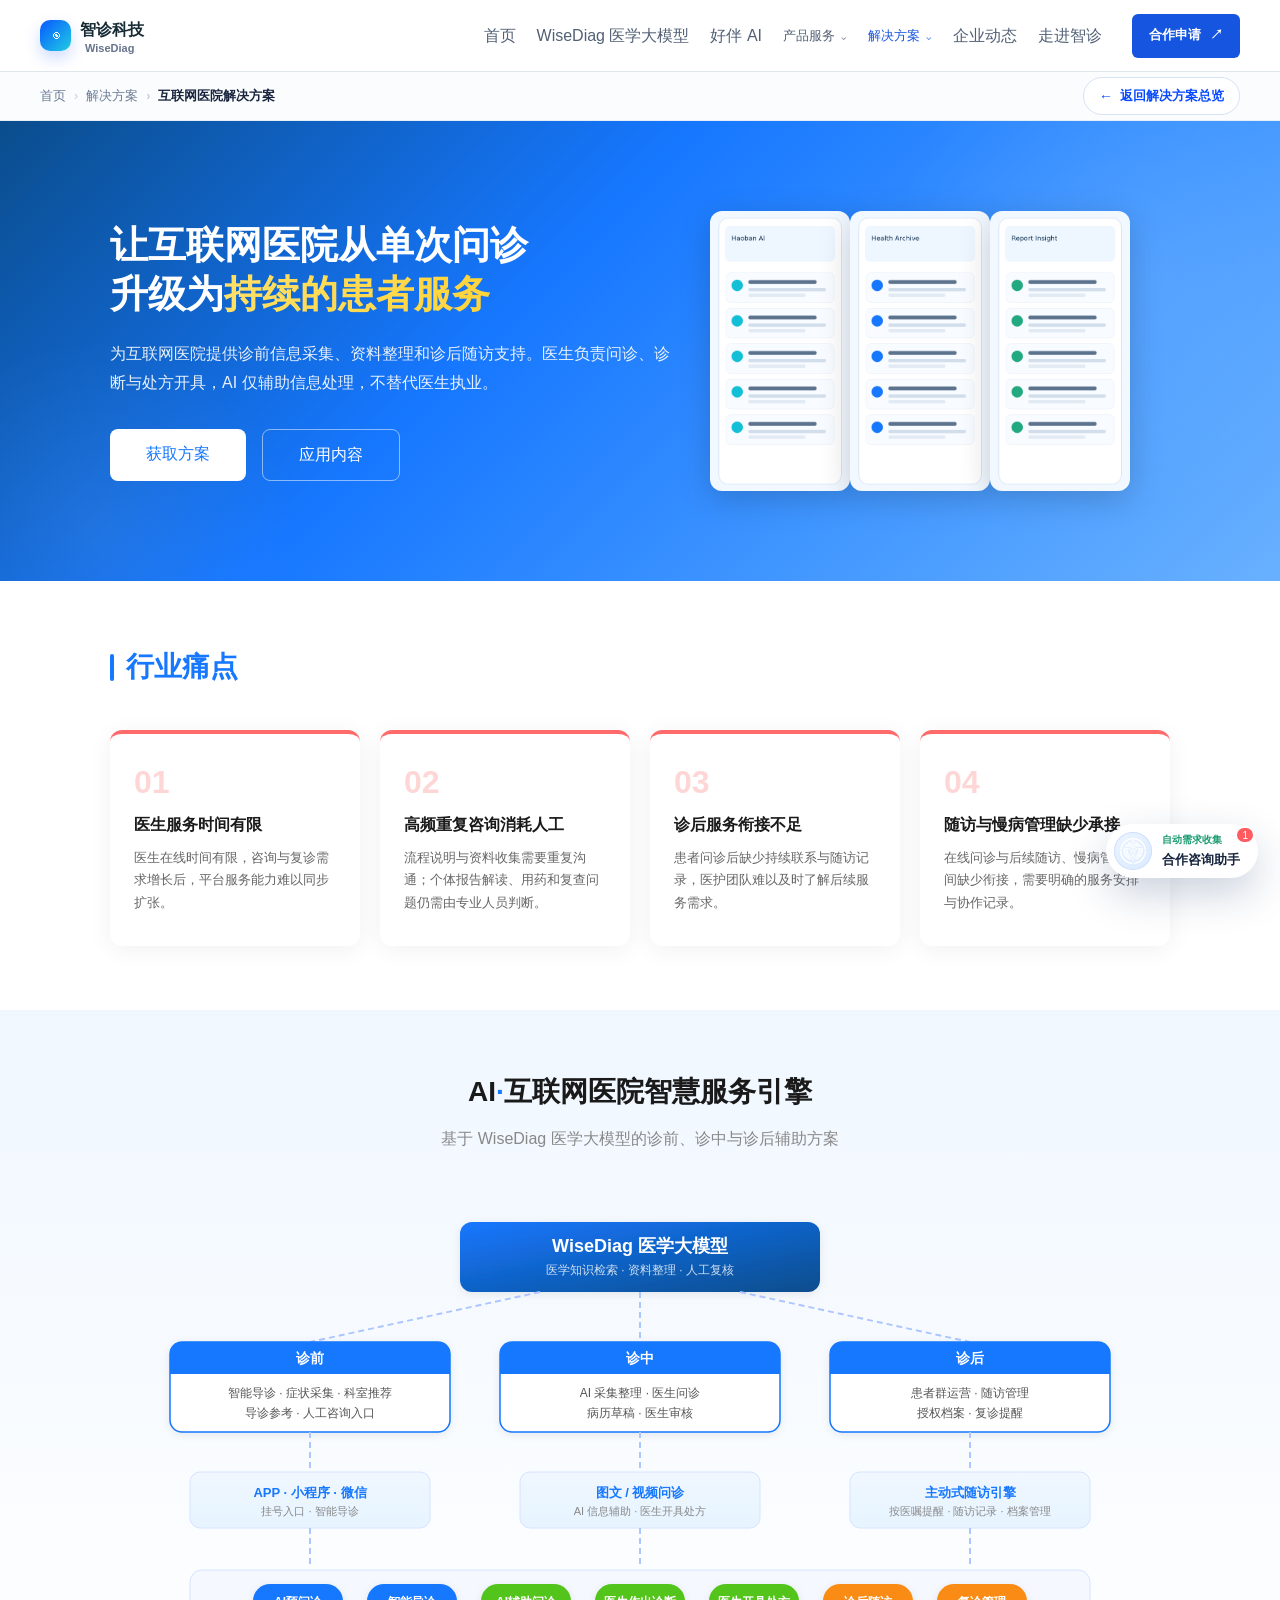
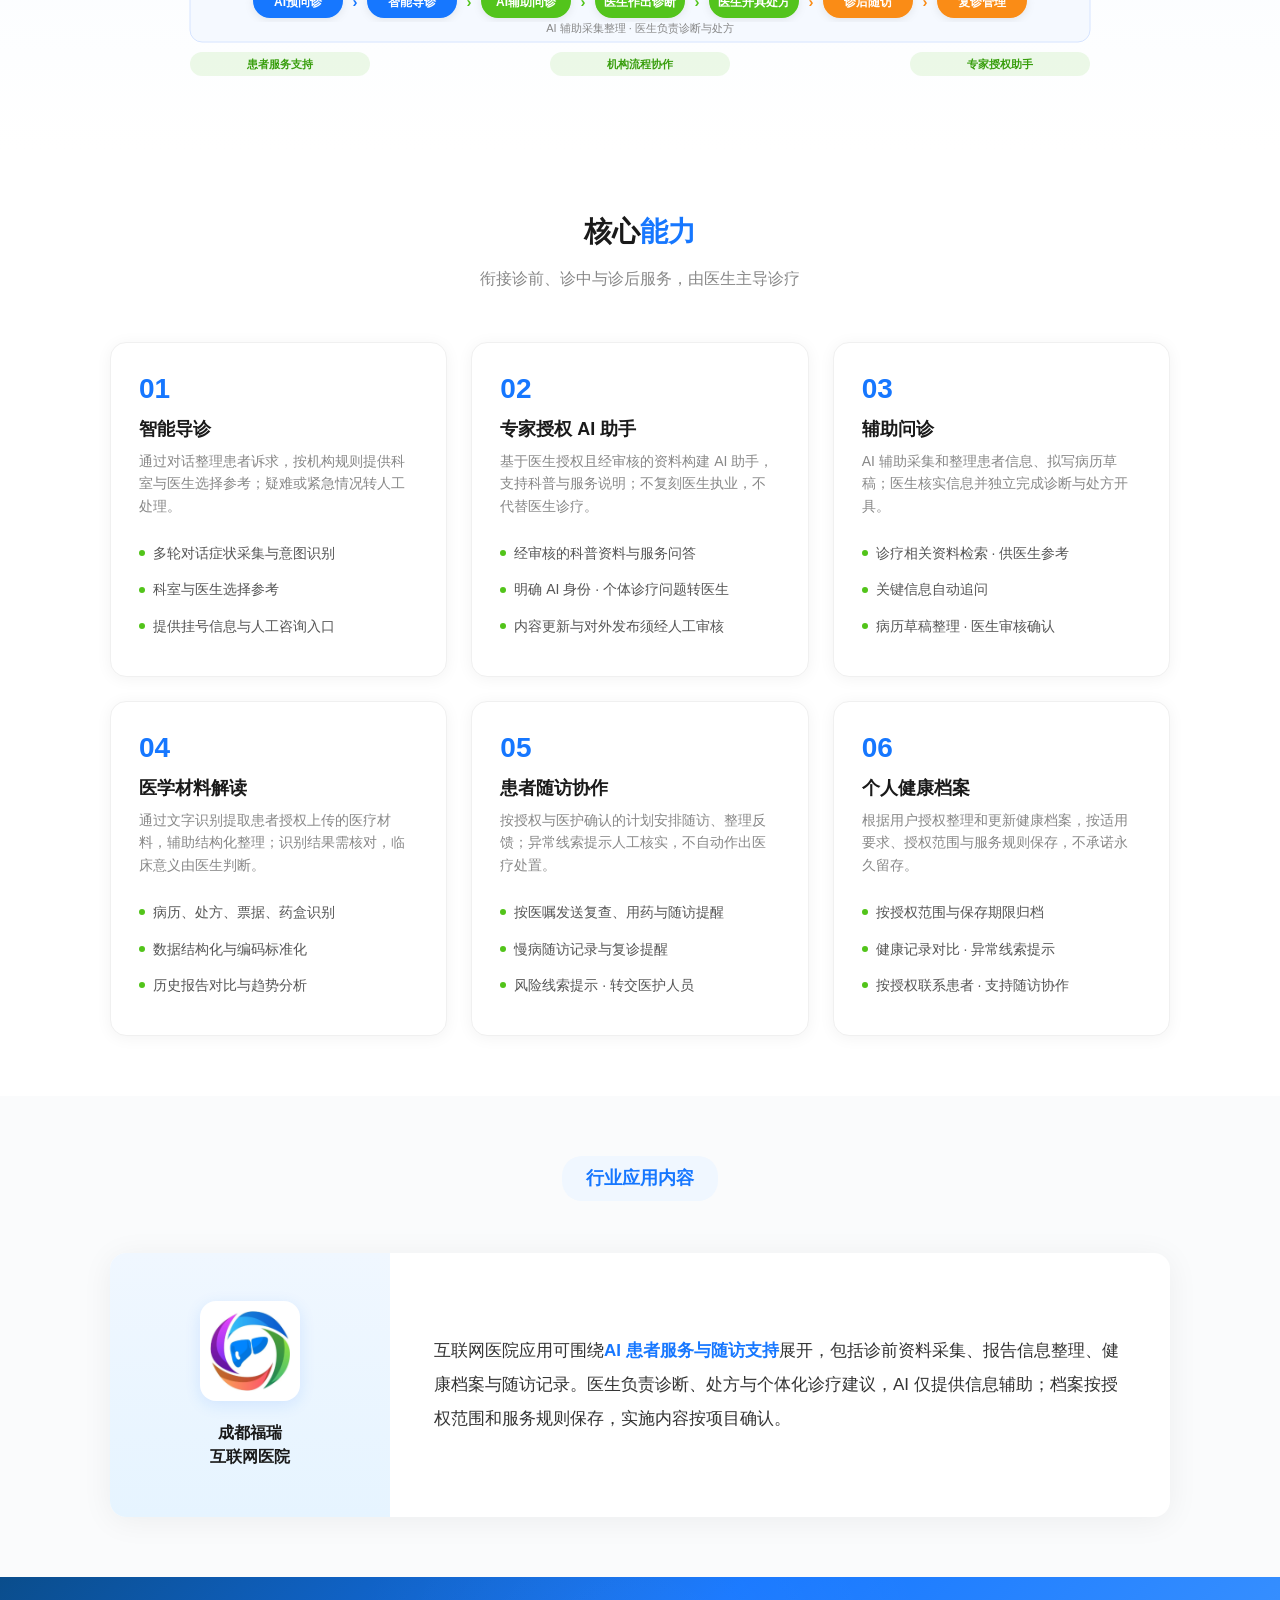
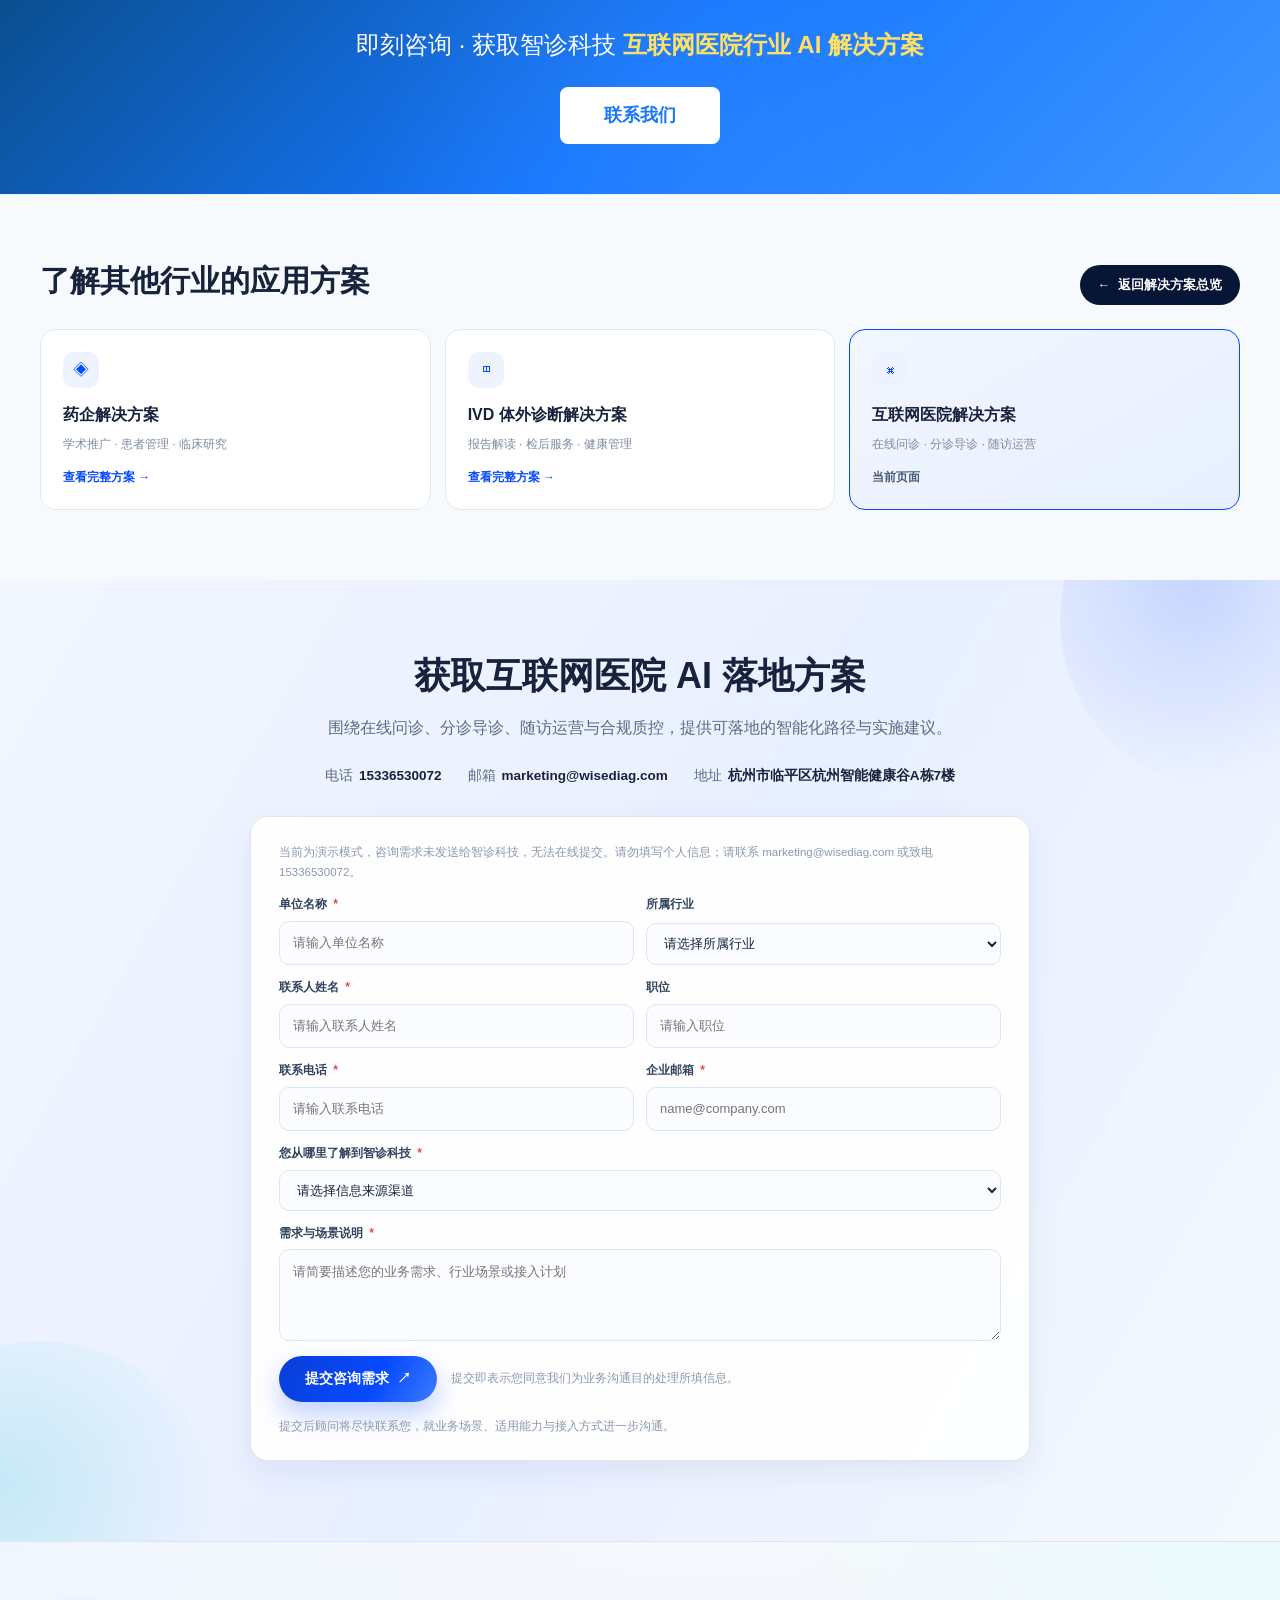
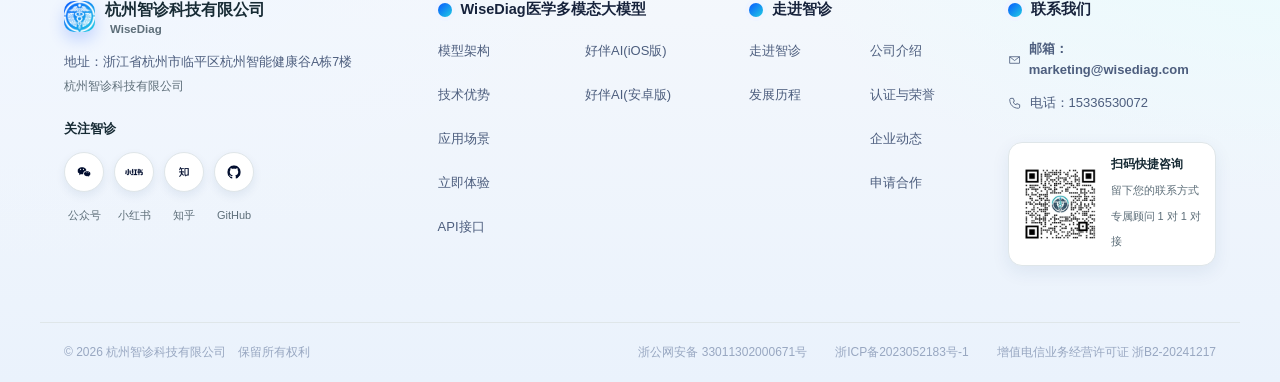
<file: solution-internet-hospital.html>
<!DOCTYPE html>
<html lang="zh-CN" data-page-node-id="NW3wowXtbDAeVeGmNEGbbA">
<head data-page-node-id="JJIBXYPzPI3JyZoqZ0htyc">
    <meta charset="UTF-8" data-page-node-id="0urFdPH9nZOH1cNTEJgMis">
    <meta name="viewport" content="width=device-width, initial-scale=1.0" data-page-node-id="sjvyHD7pTSCMkR95Jp7X5o">
  <link rel="icon" href="assets/footer/logo-wisediag.png">
    <title>互联网医院解决方案｜智诊科技 WiseDiag</title>
    <meta name="description" content="智诊科技基于 WiseDiag 医学大模型，为互联网医院提供诊前信息采集、导诊、医生问诊辅助与诊后随访支持，诊断及处方开具由医生完成。" data-page-node-id="5ckYUN81uHirK75aTXwHle">
    <meta name="keywords" content="智诊科技,WiseDiag,互联网医院,AI导诊,AI辅助问诊,互联网医院解决方案,AI诊后管理" data-page-node-id="Hbs5nYzrehCn1T46npR83P">
    <meta name="author" content="智诊科技" data-page-node-id="EVM9xPZmV6ZOuItNqBX7Yc">

    <style>
        * { margin: 0; padding: 0; box-sizing: border-box; }
        html, body { min-height: 100vh; }
        body {
            font-family: -apple-system, BlinkMacSystemFont, 'Segoe UI', 'PingFang SC', 'Hiragino Sans GB', 'Microsoft YaHei', sans-serif;
            line-height: 1.6; color: #333; display: flex; flex-direction: column;
        }
        main { flex: 1; }

        /* ====== 导航 ====== */
        .header {
            position: fixed; top: 0; left: 0; right: 0;
            background: rgba(255,255,255,0.95); backdrop-filter: blur(10px);
            z-index: 1000; border-bottom: 1px solid rgba(0,0,0,0.06);
            box-shadow: 0 2px 20px rgba(0,0,0,0.06);
        }
        .header-container {
            max-width: 1200px; margin: 0 auto; padding: 0 20px;
            display: flex; justify-content: space-between; align-items: center; height: 70px;
        }
        .logo-text { font-size: 22px; font-weight: 700; color: #1677FF; text-decoration: none; letter-spacing: 1px; }
        .logo-text span { color: #666; font-weight: 500; font-size: 14px; margin-left: 8px; }
        .nav-menu { display: flex; list-style: none; gap: 36px; }
        .nav-link { text-decoration: none; color: #333; font-weight: 500; font-size: 16px; padding: 10px 0; position: relative; cursor: pointer; transition: color 0.3s; }
        .nav-link::after { content:''; position:absolute; bottom:0; left:0; width:0; height:3px; background:#1677FF; transition:width 0.3s; }
        .nav-link:hover::after, .nav-link.active::after { width: 100%; }
        .nav-link:hover, .nav-link.active { color: #1677FF; }

        /* ====== 下拉菜单 ====== */
        .dropdown { position: relative; }
        .dropdown-menu {
            position: absolute; top: 100%; left: 50%; transform: translateX(-50%) translateY(8px);
            background: #fff; border-radius: 12px; box-shadow: 0 8px 32px rgba(0,0,0,0.12);
            padding: 8px 0; min-width: 160px; opacity: 0; visibility: hidden;
            transition: all 0.25s cubic-bezier(0.4,0,0.2,1); z-index: 1001;
            border: 1px solid rgba(0,0,0,0.06);
        }
        .dropdown:hover .dropdown-menu {
            opacity: 1; visibility: visible; transform: translateX(-50%) translateY(0);
        }
        .dropdown-item {
            display: block; padding: 10px 20px; color: #333; font-size: 14px;
            text-decoration: none; transition: all 0.2s; white-space: nowrap;
        }
        .dropdown-item:hover { background: #F0F7FF; color: #1677FF; }
        .dropdown-item.active { color: #1677FF; font-weight: 600; background: #F0F7FF; }
        .dropdown-arrow {
            display: inline-block; width: 0; height: 0;
            border-left: 4px solid transparent; border-right: 4px solid transparent;
            border-top: 4px solid currentColor; margin-left: 5px; vertical-align: middle;
            transition: transform 0.2s;
        }
        .dropdown:hover .dropdown-arrow { transform: rotate(180deg); }

        /* ====== Banner ====== */
        .banner {
            width: 100%; height: 460px; display: flex; align-items: center; justify-content: center;
            position: relative; overflow: hidden;
            background: linear-gradient(135deg, #0A4D8C 0%, #1677FF 40%, #4096FF 70%, #69B1FF 100%);
        }
        .banner::before { content:''; position:absolute; top:-100px; right:-100px; width:500px; height:500px; background:radial-gradient(circle,rgba(255,255,255,0.08) 0%,transparent 70%); border-radius:50%; }
        .banner::after { content:''; position:absolute; bottom:-150px; left:-100px; width:400px; height:400px; background:radial-gradient(circle,rgba(255,255,255,0.06) 0%,transparent 70%); border-radius:50%; }
        .banner-content-wrapper { position: relative; width: 1100px; max-width: 100%; z-index: 20; padding: 0 20px; display: flex; align-items: center; gap: 40px; }
        .banner-content { max-width: 560px; flex-shrink: 0; }
        /* Banner 右侧系统展示 */
        .banner-showcase { flex-shrink: 0; width: 420px; display: flex; gap: 0; }
        .banner-showcase img { width: 140px; height: auto; object-fit: cover; border-radius: 12px; box-shadow: 0 8px 32px rgba(0,0,0,0.18); }
        .banner-badge { display:inline-block; padding:6px 16px; background:rgba(255,255,255,0.15); backdrop-filter:blur(10px); border:1px solid rgba(255,255,255,0.25); border-radius:20px; font-size:13px; color:#fff; margin-bottom:20px; font-weight:500; }
        .banner-title { font-size: 38px; font-weight: 700; color: #fff; margin-bottom: 20px; line-height: 1.3; letter-spacing: 1px; }
        .banner-title .hl { background: linear-gradient(90deg,#FFE066,#FFD43B); -webkit-background-clip:text; -webkit-text-fill-color:transparent; background-clip:text; }
        .banner-text { font-size: 16px; line-height: 1.8; color: rgba(255,255,255,0.9); margin-bottom: 32px; }
        .banner-buttons { display: flex; gap: 16px; }
        .banner-btn { padding: 12px 36px; border-radius: 8px; font-size: 16px; font-weight: 500; cursor: pointer; text-decoration: none; transition: all 0.3s; display: inline-block; }
        .banner-btn-primary { background: #fff; color: #1677FF; border: none; }
        .banner-btn-primary:hover { transform: translateY(-2px); box-shadow: 0 8px 24px rgba(0,0,0,0.2); }
        .banner-btn-secondary { background: transparent; color: #fff; border: 1px solid rgba(255,255,255,0.5); }
        .banner-btn-secondary:hover { background: rgba(255,255,255,0.1); border-color: #fff; }

        /* ====== 通用 Section ====== */
        .section { max-width: 1100px; margin: 0 auto; padding: 60px 20px; }
        .section-title { font-size: 28px; font-weight: 700; text-align: center; margin-bottom: 12px; color: #1a1a1a; }
        .section-title .accent { color: #1677FF; }
        .section-subtitle { font-size: 16px; color: #888; text-align: center; margin-bottom: 50px; }
        .section-h1 { font-size: 28px; font-weight: 700; color: #1677FF; padding-left: 16px; position: relative; margin-bottom: 40px; }
        .section-h1::before { content:''; position:absolute; left:0; top:20%; width:4px; background:#1677FF; height:60%; border-radius:2px; }

        /* ====== 痛点卡片 ====== */
        .pain-cards { display: grid; grid-template-columns: repeat(4, 1fr); gap: 20px; }
        .pain-card { background: #fff; border-radius: 12px; padding: 32px 24px; box-shadow: 0 4px 24px rgba(0,0,0,0.06); border-top: 4px solid #FF6B6B; transition: transform 0.3s, box-shadow 0.3s; }
        .pain-card:hover { transform: translateY(-4px); box-shadow: 0 8px 32px rgba(0,0,0,0.1); }
        .pain-num { font-size: 32px; font-weight: 800; color: #FFD6D6; line-height: 1; margin-bottom: 14px; letter-spacing: -1px; }
        .pain-card h3 { font-size: 16px; font-weight: 600; margin-bottom: 10px; color: #1a1a1a; }
        .pain-card p { font-size: 13px; color: #666; line-height: 1.7; }
        .pain-card p .cause { color: #999; }
        .pain-card p .arrow { color: #FF4D4F; font-weight: 600; margin: 0 2px; }
        .pain-card p .effect { color: #333; font-weight: 500; }

        /* ====== 架构图区 ====== */
        .arch-section { background: linear-gradient(180deg, #F0F7FF 0%, #fff 100%); padding: 60px 0; }
        .arch-wrap { max-width: 1100px; margin: 0 auto; padding: 0 20px; }
        .arch-svg-container { width: 100%; overflow-x: auto; }

        /* ====== 核心能力区（5卡片布局） ====== */
        .core-section { max-width: 1100px; margin: 0 auto; padding: 60px 20px; }
        .core-grid { display: flex; flex-wrap: wrap; justify-content: center; gap: 24px; }
        .core-card { background: #fff; border-radius: 16px; padding: 32px 28px; box-shadow: 0 2px 16px rgba(0,0,0,0.05); border: 1px solid #f0f0f0; transition: transform 0.3s, box-shadow 0.3s; width: calc((100% - 48px) / 3); box-sizing: border-box; }
        .core-card:hover { transform: translateY(-4px); box-shadow: 0 8px 32px rgba(22,119,255,0.10); }
        .core-card-num { font-size: 28px; font-weight: 800; color: #1677FF; line-height: 1; margin-bottom: 12px; letter-spacing: -1px; }
        .core-card h3 { font-size: 18px; font-weight: 700; color: #1a1a1a; margin-bottom: 6px; }
        .core-card .desc { font-size: 14px; color: #888; line-height: 1.6; margin-bottom: 18px; }
        .core-card ul { list-style: none; margin: 0; padding: 0; }
        .core-card li { display: flex; align-items: center; gap: 8px; font-size: 14px; color: #555; padding: 7px 0; }
        .core-card li::before { content:''; width: 6px; height: 6px; border-radius: 50%; background: #52C41A; flex-shrink: 0; }

        /* ====== 案例区 ====== */
        .case-section { background: #FAFBFC; padding: 60px 0; }
        .case-wrap { max-width: 1100px; margin: 0 auto; padding: 0 20px; }
        .case-header { text-align: center; margin-bottom: 36px; }
        .case-header h2 { font-size: 28px; font-weight: 700; color: #1a1a1a; margin-bottom: 0; }
        .case-header p { font-size: 15px; color: #888; }
        .case-badge { display: inline-block; padding: 8px 24px; background: #F0F7FF; color: #1677FF; border-radius: 20px; font-size: 18px; font-weight: 600; margin-bottom: 16px; }
        .case-content { background: #fff; border-radius: 16px; box-shadow: 0 4px 32px rgba(0,0,0,0.06); overflow: hidden; display: flex; }
        .case-left { width: 280px; flex-shrink: 0; background: linear-gradient(180deg, #F0F7FF 0%, #E6F4FF 100%); display: flex; flex-direction: column; align-items: center; justify-content: center; padding: 48px 24px; gap: 20px; }
        .case-logo { width: 100px; height: 100px; border-radius: 16px; background: #fff; display: flex; align-items: center; justify-content: center; box-shadow: 0 4px 16px rgba(22,119,255,0.12); overflow: hidden; }
        .case-logo img { width: 80px; height: 80px; object-fit: contain; }
        .case-logo-placeholder { width: 80px; height: 80px; display: flex; align-items: center; justify-content: center; }
        .case-name { font-size: 16px; font-weight: 700; color: #1a1a1a; text-align: center; line-height: 1.5; }
        .case-right { flex: 1; padding: 40px 44px; display: flex; align-items: center; }
        .case-right p { font-size: 17px; color: #333; line-height: 2; margin: 0; }
        .case-right strong { color: #1677FF; }

        /* ====== CTA ====== */
        .cta-section { background: linear-gradient(135deg, #0A4D8C 0%, #1677FF 50%, #4096FF 100%); min-height: 200px; display: flex; flex-direction: column; align-items: center; justify-content: center; gap: 24px; padding: 50px 20px; position: relative; overflow: hidden; }
        .cta-section::before { content:''; position:absolute; top:50%; left:50%; transform:translate(-50%,-50%); width:600px; height:600px; background:radial-gradient(circle,rgba(255,255,255,0.05) 0%,transparent 70%); border-radius:50%; }
        .cta-text { font-size: 24px; color: #fff; text-align: center; line-height: 1.5; position: relative; z-index: 1; }
        .cta-text .hl { color: #FFE066; font-weight: 600; }
        .cta-btn { padding: 14px 44px; background: #fff; color: #1677FF; border: none; border-radius: 8px; font-size: 18px; font-weight: 600; cursor: pointer; transition: all 0.3s; text-decoration: none; position: relative; z-index: 1; }
        .cta-btn:hover { transform: translateY(-2px); box-shadow: 0 8px 24px rgba(0,0,0,0.2); }

        /* ====== Footer ====== */

        .contact-info p { color: rgba(255,255,255,0.7); font-size: 14px; line-height: 2; }
        .contact-info a { color: rgba(255,255,255,0.7); text-decoration: none; }


        /* ====== 响应式 ====== */
        @media (max-width: 900px) {
            .nav-menu { display: none; }
            .banner { height: auto; padding: 60px 0; }
            .banner-title { font-size: 26px; }
            .banner-content-wrapper { flex-direction: column; gap: 24px; }
            .banner-showcase { width: 100%; justify-content: center; overflow-x: auto; padding-bottom: 8px; }
            .banner-showcase img { width: 110px; min-width: 110px; }
            .pain-cards { grid-template-columns: repeat(2, 1fr); }
            .core-grid { flex-direction: column; align-items: center; }
            .core-card { width: 100%; max-width: 420px; }
            .case-data-grid { grid-template-columns: 1fr; }
            .case-content { flex-direction: column; }
            .case-left { width: 100%; padding: 32px 24px; }
            .case-right { padding: 32px 24px; }

        }
    </style>
    <link rel="stylesheet" href="site-shell.css" data-page-node-id="vBX4WJOkfzpgjBnRcHE87O">
    <link rel="stylesheet" href="lead-form.css" data-page-node-id="KDmzmi16lTmDFOyJDOFDeS">
  <link rel="stylesheet" href="ai-advisor.css">
<link rel="stylesheet" href="refresh.css">
</head>
<body data-page-node-id="N1VlqXp5yPZ8UvSjXxLYMd">
    <!-- 导航 -->
    <header class="site-header" data-page-node-id="ZFlQoPeXpjEW2j8jT9WVbC">
    <nav class="shell nav" aria-label="主导航" data-page-node-id="gwQ0ARqyvkoHoxRqirtVVz">
      <a class="brand" href="index.html" aria-label="智诊科技首页" data-page-node-id="WtA1FxKT2ZuVyC1MJxme5j"><span class="brand-mark" data-page-node-id="DGGxXDVz32mpjHarGf7eMV">◉</span><span data-page-node-id="E6xAPkZhxIKtExJzrZXHdu"><b data-page-node-id="DrDq0UsdKmxJ3GbnC1crdT">智诊科技</b><small data-page-node-id="NwO3qLqJhzW915kzOj4oPt">WiseDiag</small></span></a>
      <button class="mobile-menu" type="button" aria-label="打开导航" data-page-node-id="6npZHnEyfebKHyXW0bH5Ak">☰</button>
      <div class="nav-links" data-page-node-id="CLCS2BZ2bfnYdSUOsV7DA3">
        <a href="index.html" data-page-node-id="5OUUqyDa1ryMTHaQXLlWeS">首页</a><a href="wisediag-model.html" data-page-node-id="0eAuENC1iEA30h4oSDqxnB">WiseDiag 医学大模型</a><a href="haoban-ai.html" data-page-node-id="hIhXOIhR2XyH4FZi4oLGWb">好伴 AI</a>
        <div class="products-menu" data-page-node-id="M2SeTF8mSPIy6Yoe88qHaF">
          <button class="nav-trigger" type="button" aria-haspopup="true" data-page-node-id="dwyfhdwgpvQBDof8Drr9B1">产品服务 <span data-page-node-id="XivbKdoqLTaulbFvF0i053">⌄</span></button>
          <div class="mega-menu svc-panel" data-page-node-id="aoADr6d7SdAwTOA5KSFejA">
            <div class="svc-head" data-page-node-id="SMtbRhA7ZWXmX7wS8X3Hme"><div data-page-node-id="hSARARMt3SXUW5GYUIrIqC"><strong data-page-node-id="cOEoeeNEq4GyaFkUDBopxL">产品服务</strong></div><p data-page-node-id="oFwJqCD8G3voHsv5dvNn7A">智多星提供共享底座，支撑智小伴、智小医、智小检、智小药、智小康五个应用产品与 WiseClaw 智能体平台，点击查看对应页面。</p></div>
            <div class="svc-grid" data-page-node-id="XXlgAxFt85GpNo6oC7JpdI">
                
                <a class="svc-card" href="product-services.html#care" data-page-node-id="q1UEdoW4W1wsFOBQ9rmBra"><i data-page-node-id="eIx5Irqv8D6EIRDZIt3pYc">CARE</i><span class="svc-t" data-page-node-id="TOmc2xntV6GsfUqOL0nF3R"><b data-page-node-id="3mh579jyEqjNQ3DJEGcGSM">智小伴</b><small data-page-node-id="Vs26ONoqIfOh2hrQb2Yk7T">Wise Care</small></span><em data-page-node-id="ioaZWBByMdHDKnlQCk7dMJ"><span>医院</span><span>互联网医院</span><span>慢病管理中心</span><span>康养机构</span></em></a>
                <a class="svc-card" href="product-services.html#clinical" data-page-node-id="bUN0s0BERAA5recGVvrGlC"><i data-page-node-id="ODU9b55Wssi62bjOlsU7FK">CLIN</i><span class="svc-t" data-page-node-id="0aqqBb5r28lvGA6IT0oTZt"><b data-page-node-id="MASPRoiawXGPu9MpeVSfBO">智小医</b><small data-page-node-id="gVF9OW0oiz0pDM34lIQUsS">Wise Clinical</small></span><em data-page-node-id="IEr9769DABzGgQGBsw8u9T"><span>公立医院</span><span>互联网医院</span><span>县域医共体</span><span>私立医疗</span></em></a>
                <a class="svc-card" href="product-services.html#diagnostics" data-page-node-id="UXO9cKPJ1kwTEAbJcBoyMy"><i data-page-node-id="NaAKvEBVcYz0M0oqmRYXkM">DX</i><span class="svc-t" data-page-node-id="O8WYhr79y9qTObPj4MPWPM"><b data-page-node-id="LRjRUBnaTMpTQNQlcv3ZLQ">智小检</b><small data-page-node-id="uSrDTD9CSA9vqiB2mfMbdz">Wise Diagnostics</small></span><em data-page-node-id="gK6Ap7TpGqe2DeNShvshFF"><span>IVD 与检验</span><span>体检中心</span><span>医院检验科</span><span>第三方医检</span></em></a>
                <a class="svc-card span-half" href="product-services.html#pharma" data-page-node-id="ZA2F2RngmXg6XgB2WxERo3"><i data-page-node-id="tFLuyRVCjmvg5xJjQzuIHK">RX</i><span class="svc-t" data-page-node-id="VaO3NAk3GfxagNv2vqHRzL"><b data-page-node-id="uODY0DfZqrUGlb3fJuzFAS">智小药</b><small data-page-node-id="O9tp0cyXniTAP1CWoXwOoP">Wise Pharma</small></span><em data-page-node-id="X95IUG1eZA5oNk0COKptxA"><span>药企</span><span>医疗器械</span><span>医药流通</span><span>临床研究</span></em></a>
                <a class="svc-card span-half" href="product-services.html#workforce" data-page-node-id="lR3Hd1WRTO2kZTJSdqZC2g"><i data-page-node-id="xCABSxaE9GwzfAqcXfXzI8">WF</i><span class="svc-t" data-page-node-id="FaHc83glP71BprNQUWoemu"><b data-page-node-id="vhjuAiTVQFRcvHOAqddfRi">智小康</b><small data-page-node-id="r7c4gnvC0b4Fc6HL5Kyt73">Wise Workforce</small></span><em data-page-node-id="Nk95BinWrBsJtCMheQQXeG"><span>大型企业</span><span>健康险</span><span>体检中心</span><span>职业健康</span></em></a>
                <a class="svc-card wide" href="product-services.html#wiseclaw" data-page-node-id="MGUMqzA3sOdodGHwAASohz"><i data-page-node-id="fjUmqtehlufeNq2MAvuhAa">CLAW</i><span class="svc-t" data-page-node-id="MjNq8fUuBOa6hKuHxzLyOW"><b data-page-node-id="ZbP7PJxcldERN1oyzRRNpb">WiseClaw</b><small data-page-node-id="vKqJCS7KTJROAbJHO5Yr9e">Agent OS</small></span><em data-page-node-id="GHGumfBoalMJXwasYNvnqx"><span data-page-node-id="V7TW3YQpBP3AcHw9913yTH">智能体构建</span><span data-page-node-id="fHCPM805At1ht570uairJa">流程编排</span><span data-page-node-id="yL7bk5Dz8kGz2Cdlvbn1i9">安全治理</span><span data-page-node-id="Xx1fs5L4vb6sosJsvj1XdY">快速接入</span></em></a>
<a class="svc-card wide" href="product-services.html#foundation" data-page-node-id="WUsl6GMJ8jYStc1SKnZk2y"><i data-page-node-id="mnMeUSmvlU3QLhWqr1JxlF">BASE</i><span class="svc-t" data-page-node-id="g3mrFMBQhz9wWBy1NCjC6S"><b data-page-node-id="dNNesXVVPLxVQhLnomgYLS">智多星</b><small data-page-node-id="vZNhHandss7ZCysC0APsGQ">Wise Foundation</small></span><em data-page-node-id="pnrbNsWf37L9nuqtsVU0YP"><span data-page-node-id="IbWr58FkTVc4GLCrUWs5ZI">医疗模型</span><span data-page-node-id="m8lAP7oRSa6jGBJhAuAA4q">知识证据</span><span data-page-node-id="JULCStHo2WVJvAGq4j93g4">数据治理</span><span data-page-node-id="SjbqFK5fBf2WGT1U7JtUSN">智能编排</span></em></a>
                
            </div>
          </div>
        </div>
        <div class="products-menu solutions-menu" data-page-node-id="xLKRTnHA0EcvcvCeeKBA8C">
          <button class="nav-trigger is-current" type="button" aria-haspopup="true" data-page-node-id="xk5PggAPqwMFfot4QYYLnf">解决方案 <span data-page-node-id="k6lFLGQTtC0PHvuqGqVAyj">⌄</span></button>
          <div class="mega-menu solution-mega" data-page-node-id="oudunDb5cBtBrCQh8C3vbD">
            <div class="mega-intro" data-page-node-id="XFMHneemHw6XzzckYYOW35"><div data-page-node-id="Uu3sxzdhgKr0O7kZ77Wfjl"><span data-page-node-id="5JuPvjpeYRsmotzxEVT3zE">行业解决方案</span><strong data-page-node-id="7I2u856Y8llKvJIBIIAt9z">解决方案</strong></div><p data-page-node-id="xArCFL2Lmcw6beg4pnzHuF">让医疗 AI 能力融入真实业务流程。</p></div>
            <div class="mega-body solution-body" data-page-node-id="ZgJhQjRsFPvKtLDrHgkmJ4">
              <section class="product-matrix" data-page-node-id="Bd4lzSmI8ExH9FbWErgqRB">
                <p data-page-node-id="Jrwtr6fzuGTaUe7ptafF92">行业解决方案</p>
                <div class="product-grid solution-grid" data-page-node-id="i1cOPFtbz1Z6El875F3Egs">
                  <a href="solution-pharma.html" data-page-node-id="zNliDj1JsGlke3Bhflzblx"><b data-page-node-id="lMeaB9K2qoBgzCeQfjAjn9">药企</b><small data-page-node-id="U6YnUXikaLHRU0xwMnmHqD">学术推广 · 患者管理 · 临床研究</small></a>
                  <a href="solution-ivd.html" data-page-node-id="na4MXLs5laWhReNMvd0g5Q"><b data-page-node-id="vuEckCpll3OwnCCvc1hclJ">IVD 体外诊断</b><small data-page-node-id="s4FgOkdfDUYrx681UsoLZQ">报告解读 · 检后服务</small></a>
                  <a href="solution-internet-hospital.html" class="is-current" data-page-node-id="a9JRQ3zk9VfEABD9WEhgqp"><b data-page-node-id="aFrwHUAE9LrGh4ekHOiIJF">互联网医院</b><small data-page-node-id="DnGKDnrKozpfW0dcRziN3t">在线问诊 · 随访运营</small></a>
                  <a href="solutions.html#cases" data-page-node-id="QHVSCLPoWoGYJEQ0CEm3u2"><b data-page-node-id="zHuugpzbzOEmrQqFBZC65C">体检中心</b><small data-page-node-id="EOZmWlz9esLEWe7RjYplnx">团检报告辅助解读</small></a>
                  <a href="solutions.html#cases" data-page-node-id="FefwKMxHGvAH02lOO8wjX8"><b data-page-node-id="B4w8lhDYHz7MM8ff2UkPJn">药房 / 医药流通</b><small data-page-node-id="qXTBdDg4suD1psruMGK7Pk">店员助手 · 药品资料查询</small></a>
                  <a href="solutions.html#cases" data-page-node-id="43hrC7sgqWLwhqPneBpyF6"><b data-page-node-id="cFsE7Zj1fWDveNKWSzlKD5">商业健康保险</b><small data-page-node-id="sfOLa0TwGFDpoIIj4amLP3">核保理赔 · 健管服务</small></a>
                  <a href="solutions.html#cases" data-page-node-id="EobatoJzsCvu4bl1bLIdrQ"><b data-page-node-id="xGdCxKxEyzuo76AZ4iOUCe">医美机构</b><small data-page-node-id="VeucAfcQEH6SXHxYWuAPZG">术前咨询 · 术后随访</small></a>
                  <a href="solutions.html#cases" data-page-node-id="OZRPxgzg7eCam2UCxCZIhl"><b data-page-node-id="0NNvyHeoPdtGusVImw4jNx">中医养生</b><small data-page-node-id="3uYIYH6Sgp0QAW7ysQ0eAF">健康资料 · 养生科普</small></a>
                  <a href="solutions.html#cases" data-page-node-id="cQcHwL2UTGIHfYQHUDxnxa"><b data-page-node-id="qwj2Yix0aYdobpKaa4uBS0">营养保健品</b><small data-page-node-id="GKlHsWd1HelenFxu9XG3Oy">营养咨询 · 复购运营</small></a>
                  <a href="solutions.html#cases" data-page-node-id="6QAnrQgGB5Bzw2B17hMXIN"><b data-page-node-id="WdjrKsssjYi2P5sVxno6Hu">模算智一体机</b><small data-page-node-id="gsjAHIyCPJnwHIhWrNzHsr">软硬一体本地部署</small></a>
                </div>
                <p class="matrix-note" data-page-node-id="lSYF08TjQCZFaGF77bqAIH">其他场景可结合 WiseClaw 平台能力共同评估</p>
              </section>
            </div>
          </div>
        </div>
        <a href="enterprise-news.html" data-page-node-id="Uez97FWTY82vpz7Uo1vqYK">企业动态</a><a href="about.html" data-page-node-id="uuxFWnnhD3wVoslXGclqcS">走进智诊</a>
      </div>
      <a class="nav-cta" href="#consult" data-page-node-id="gaMl4FJcSJipc938PiZxLZ" data-lead="合作申请">合作申请 <span data-page-node-id="6DEGLnRtCQexdEet4tjErs">↗</span></a>
    </nav>
  </header>

  <nav class="crumb-bar" aria-label="面包屑导航" data-page-node-id="WH5WEA6B7ugsaZmxwOyF87">
    <div class="shell crumb-inner" data-page-node-id="35Ba4lJu9RRNJ3kfuHtOEo">
      <ol class="crumb" data-page-node-id="uOAnOh8DROyXQUMFe32HX0">
        <li data-page-node-id="miSR0ENg7iMSRyqQKdHq14"><a href="index.html" data-page-node-id="Wqpb0iCTCAr6hYzZMEqZKd">首页</a></li>
        <li data-page-node-id="Wemksczw3vn3Z4xQhiz9Ex"><a href="solutions.html" data-page-node-id="NgRKUPnhEi59wWCSy44LxM">解决方案</a></li>
        <li aria-current="page" data-page-node-id="hPN6UQUKX6nXXYJUFExYw9">互联网医院解决方案</li>
      </ol>
      <a class="crumb-back" href="solutions.html" data-page-node-id="G3mLwOmuXt03FgqxOLHtXq"><span data-page-node-id="XQVOl3oYtEACHzs7Xwar6G">←</span> 返回解决方案总览</a>
    </div>
  </nav>

    <main data-page-node-id="2qvEtdHkluASg5pi3b2RQ8">
        <!-- ============ Banner ============ -->
        <section class="banner" role="banner" data-page-node-id="pmT4CQ5uwFYmgi2u6voaSW">
            <div class="banner-content-wrapper" data-page-node-id="dd89gv3clv8GCVKpk8uxyX">
                <div class="banner-content" data-page-node-id="qJPyIcPPnUc6mLHdNc4uV7">
                    <h1 class="banner-title" data-page-node-id="X461qof0LRzeG2MyBHmwKs">让互联网医院从单次问诊<br data-page-node-id="fJw2p8SbQxknRFHFjlYVPL">升级为<span class="hl" data-page-node-id="zv7oiyLsmWszLFXO0H7GLr">持续的患者服务</span></h1>
                    <div class="banner-text" data-page-node-id="NBH8Q76k1x2M4APNMzI3QJ">
                        为互联网医院提供诊前信息采集、资料整理和诊后随访支持。医生负责问诊、诊断与处方开具，AI 仅辅助信息处理，不替代医生执业。
                    </div>
                    <div class="banner-buttons" data-page-node-id="kp2l3DAfjiyzl4dDRxd1a6">
                        <a href="#consult" class="banner-btn banner-btn-primary" data-page-node-id="dp61wFMyz4hFNBVuS3QfBP">获取方案</a>
                        <a href="#customer-case" class="banner-btn banner-btn-secondary" data-page-node-id="C8EoQjUHRqtkYxreFLyfxc">应用内容</a>
                    </div>
                </div>
                <!-- 右侧系统展示 -->
                <div class="banner-showcase" data-page-node-id="ffFLW0xFir2sUjNgzXVDUl">
                    <img src="images/chat-ui.png" alt="AI对话界面" data-page-node-id="CFRpGig7aweWvQfX9E8i3X">
                    <img src="images/profile-ui.jpg" alt="健康档案界面" data-page-node-id="tA9aNvQYlX3BPcC8Ybgzv4">
                    <img src="images/report-ui.jpg" alt="报告解读界面" data-page-node-id="tpirYpCBpo1R6EByEKSni8">
                </div>
            </div>
        </section>

        <!-- ============ 痛点区 ============ -->
        <section class="section" data-page-node-id="4tUMG1X7FCvaTMEL0Yqwza">
            <div class="section-h1" data-page-node-id="S23M1XxeBhjDDskhAAH89c">行业痛点</div>
            <div class="pain-cards" data-page-node-id="8HnpQHVWHXOobanBIJNe10">
                <!-- 痛点1 -->
                <div class="pain-card" data-page-node-id="pjYRwFQMLdrEWo022n1u3Z">
                    <div class="pain-num" data-page-node-id="pzBDXQYaZ1E5YO9qcn8FKO">01</div>
                    <h3 data-page-node-id="JFIN9R5Da4cAO8j6u0sbUO">医生服务时间有限</h3>
                    <p data-page-node-id="QJbsdllDIDONKyCrL08rSO">医生在线时间有限，咨询与复诊需求增长后，平台服务能力难以同步扩张。</p>
                </div>
                <!-- 痛点2 -->
                <div class="pain-card" data-page-node-id="DNrLUWDtPc0rwOLFKnh6FB">
                    <div class="pain-num" data-page-node-id="sQzYegUdEOAcUek1LhoOsE">02</div>
                    <h3 data-page-node-id="QXtGArSr38ldAE5xQElXON">高频重复咨询消耗人工</h3>
                    <p data-page-node-id="m6MNdUvYWECsF8xeCAwy7E">流程说明与资料收集需要重复沟通；个体报告解读、用药和复查问题仍需由专业人员判断。</p>
                </div>
                <!-- 痛点3 -->
                <div class="pain-card" data-page-node-id="6NqrIHkYtLnETEH0AwCDPl">
                    <div class="pain-num" data-page-node-id="5DMSjaPFblhv9HQ2ma92EF">03</div>
                    <h3 data-page-node-id="tGFlgNbQCc8QTap9te3LsP">诊后服务衔接不足</h3>
                    <p data-page-node-id="8JB8oKh1B9SRy7welO65ce">患者问诊后缺少持续联系与随访记录，医护团队难以及时了解后续服务需求。</p>
                </div>
                <!-- 痛点4 -->
                <div class="pain-card" data-page-node-id="fp7hCFCGWpZSzg5ciDPXuG">
                    <div class="pain-num" data-page-node-id="9hFKhy1YFOmE5EstO3uEjx">04</div>
                    <h3 data-page-node-id="ESK8mbn7ohzVyJAG2LS6RB">随访与慢病管理缺少承接</h3>
                    <p data-page-node-id="V8TboQNZOcoRVOCFozsWM3">在线问诊与后续随访、慢病管理之间缺少衔接，需要明确的服务安排与协作记录。</p>
                </div>
            </div>
        </section>

        <!-- ============ 架构图 ============ -->
        <section class="arch-section" id="arch" data-page-node-id="D85qFRYn5VmYpAn4TZId78">
            <div class="arch-wrap" data-page-node-id="SM30iWTuPR0RxFF37z2XID">
                <div class="section-title" data-page-node-id="7GnsCiEntCNiiXBkhSDnZR">AI<span class="accent" data-page-node-id="7xtxQlUOCqq0AxDtP2bN8n">·</span>互联网医院智慧服务引擎</div>
                <div class="section-subtitle" data-page-node-id="7pC6R1jqVEAIFXlOjOpM5h">基于 WiseDiag 医学大模型的诊前、诊中与诊后辅助方案</div>
                <div class="arch-svg-container" data-page-node-id="7RPCmhbsfNhCUItAAg20Cy">
                    <svg viewBox="0 0 1060 480" style="width:100%; min-width: 800px;" xmlns="http://www.w3.org/2000/svg" data-page-node-id="QCf6GkCWuA2TTRVUfsQXv7">
                        <defs data-page-node-id="KQvD9KiZhxyyypO7E0U8MV">
                            <linearGradient id="g1" x1="0" y1="0" x2="1" y2="1" data-page-node-id="ykS9i7YLvW4dtitI2fVdwu">
                                <stop offset="0%" stop-color="#1677FF" data-page-node-id="VxcmgB8WmQVwY7p2Cbqbjj"/><stop offset="100%" stop-color="#0A4D8C" data-page-node-id="W6HFvpVAx2uHffRsG079nH"/>
                            </linearGradient>
                            <linearGradient id="g2" x1="0" y1="0" x2="0" y2="1" data-page-node-id="QIA3oBWjGESyOuG9eeA1QA">
                                <stop offset="0%" stop-color="#F0F7FF" data-page-node-id="6RtpZzLfYdGic96wx95jWt"/><stop offset="100%" stop-color="#E6F4FF" data-page-node-id="Rkvr1oMqae8XU2oERAk90f"/>
                            </linearGradient>
                            <filter id="shadow" data-page-node-id="TLHT6bOcs3Ue9E9LDxf22o"><feDropShadow dx="0" dy="2" stdDeviation="4" flood-opacity="0.08" data-page-node-id="McVy15rT9O1IYEyY71jL3h"/></filter>
                        </defs>

                        <!-- L0: 核心引擎 -->
                        <rect x="350" y="20" width="360" height="70" rx="12" fill="url(#g1)" filter="url(#shadow)" data-page-node-id="okmJ7lJe3aAA1HkeoHvz78"/>
                        <text x="530" y="50" text-anchor="middle" fill="#fff" font-size="18" font-weight="700" data-page-node-id="xZMJDDGVofoAlxQT5wDL1q">WiseDiag 医学大模型</text>
                        <text x="530" y="72" text-anchor="middle" fill="rgba(255,255,255,0.8)" font-size="12" data-page-node-id="JsdceASAa2A7F0tOYav1ox">医学知识检索 · 资料整理 · 人工复核</text>

                        <!-- 连线 L0→L1 -->
                        <line x1="430" y1="90" x2="200" y2="140" stroke="#ADC6FF" stroke-width="2" stroke-dasharray="6,4" data-page-node-id="n3vXtPNNzMr8pa1JAU6BPT"/>
                        <line x1="530" y1="90" x2="530" y2="140" stroke="#ADC6FF" stroke-width="2" stroke-dasharray="6,4" data-page-node-id="I5veNxaxHux5KR834ZOugS"/>
                        <line x1="630" y1="90" x2="860" y2="140" stroke="#ADC6FF" stroke-width="2" stroke-dasharray="6,4" data-page-node-id="hm5VLqpvfrNNnC3kztZVfH"/>

                        <!-- L1: 三大AI角色 -->
                        <!-- 角色1 -->
                        <rect x="60" y="140" width="280" height="90" rx="12" fill="#fff" stroke="#1677FF" stroke-width="1.5" filter="url(#shadow)" data-page-node-id="0BOwnu5c4q1x221T5IbxZD"/>
                        <rect x="60" y="140" width="280" height="32" rx="12" fill="#1677FF" data-page-node-id="YVDWajxTjCBkKEha36C0jP"/>
                        <rect x="60" y="152" width="280" height="20" fill="#1677FF" data-page-node-id="HY4qoFRWsYwgAKrghVGLjv"/>
                        <text x="200" y="161" text-anchor="middle" fill="#fff" font-size="14" font-weight="600" data-page-node-id="MEVnDSwGA7VMyqE6XoyWkW">诊前</text>
                        <text x="200" y="195" text-anchor="middle" fill="#555" font-size="12" data-page-node-id="DMYUpgxN4FCcvTUY2TFSaK">智能导诊 · 症状采集 · 科室推荐</text>
                        <text x="200" y="215" text-anchor="middle" fill="#555" font-size="12" data-page-node-id="a9RczBnQHjM33eUG5GVkDs">导诊参考 · 人工咨询入口</text>

                        <!-- 角色2 -->
                        <rect x="390" y="140" width="280" height="90" rx="12" fill="#fff" stroke="#1677FF" stroke-width="1.5" filter="url(#shadow)" data-page-node-id="2jNGUa08j8bZ5lc75AEjAf"/>
                        <rect x="390" y="140" width="280" height="32" rx="12" fill="#1677FF" data-page-node-id="KZCfjrr5XxCFpNk2kg7Shs"/>
                        <rect x="390" y="152" width="280" height="20" fill="#1677FF" data-page-node-id="i8Onn7PZUsdC1Si9eAkiRA"/>
                        <text x="530" y="161" text-anchor="middle" fill="#fff" font-size="14" font-weight="600" data-page-node-id="Il7GKXrgbqRPcz97jfToGp">诊中</text>
                        <text x="530" y="195" text-anchor="middle" fill="#555" font-size="12" data-page-node-id="96mkyGtqfkIFJ7aYlLPX5l">AI 采集整理 · 医生问诊</text>
                        <text x="530" y="215" text-anchor="middle" fill="#555" font-size="12" data-page-node-id="eVsXpAVHapWsrMhpIzbA7C">病历草稿 · 医生审核</text>

                        <!-- 角色3 -->
                        <rect x="720" y="140" width="280" height="90" rx="12" fill="#fff" stroke="#1677FF" stroke-width="1.5" filter="url(#shadow)" data-page-node-id="ZHyDOX3Bx3Px8EzWiNbvC5"/>
                        <rect x="720" y="140" width="280" height="32" rx="12" fill="#1677FF" data-page-node-id="ZNe1KXRJFzxYPAEa1VGcF1"/>
                        <rect x="720" y="152" width="280" height="20" fill="#1677FF" data-page-node-id="WPqnOWcxXBpohvOIuFcQH9"/>
                        <text x="860" y="161" text-anchor="middle" fill="#fff" font-size="14" font-weight="600" data-page-node-id="lUcVYucCpw1CQE9xM7eIb2">诊后</text>
                        <text x="860" y="195" text-anchor="middle" fill="#555" font-size="12" data-page-node-id="BkBdgDqIIDEiMd96mMGYU9">患者群运营 · 随访管理</text>
                        <text x="860" y="215" text-anchor="middle" fill="#555" font-size="12" data-page-node-id="3Pfl6PGfnRSLuKiYE5cGCy">授权档案 · 复诊提醒</text>

                        <!-- 连线 L1→L2 -->
                        <line x1="200" y1="230" x2="200" y2="270" stroke="#ADC6FF" stroke-width="2" stroke-dasharray="6,4" data-page-node-id="HpCPrjdf2VzH4Th0MumizT"/>
                        <line x1="530" y1="230" x2="530" y2="270" stroke="#ADC6FF" stroke-width="2" stroke-dasharray="6,4" data-page-node-id="iVIehW8nzNafMM7NuPCOPh"/>
                        <line x1="860" y1="230" x2="860" y2="270" stroke="#ADC6FF" stroke-width="2" stroke-dasharray="6,4" data-page-node-id="WyYBdVBfjENqUlj2sj4aNi"/>

                        <!-- L2: 触达渠道 -->
                        <rect x="80" y="270" width="240" height="56" rx="10" fill="url(#g2)" stroke="#D6E4FF" stroke-width="1" data-page-node-id="ihj9HLeSsrmyDGGgJCmsXB"/>
                        <text x="200" y="295" text-anchor="middle" fill="#1677FF" font-size="13" font-weight="600" data-page-node-id="gzN9zcGxehhVYI0ZSjGKP7">APP · 小程序 · 微信</text>
                        <text x="200" y="313" text-anchor="middle" fill="#888" font-size="11" data-page-node-id="OwRa1xidVFAjE7rBYy9rut">挂号入口 · 智能导诊</text>

                        <rect x="410" y="270" width="240" height="56" rx="10" fill="url(#g2)" stroke="#D6E4FF" stroke-width="1" data-page-node-id="tFdvWFDgRJytsJGbvSQ4s1"/>
                        <text x="530" y="295" text-anchor="middle" fill="#1677FF" font-size="13" font-weight="600" data-page-node-id="SBNqNS40Gv8Wc6fVxF596l">图文 / 视频问诊</text>
                        <text x="530" y="313" text-anchor="middle" fill="#888" font-size="11" data-page-node-id="F3waeW5mxmSKRxKH5O7MUg">AI 信息辅助 · 医生开具处方</text>

                        <rect x="740" y="270" width="240" height="56" rx="10" fill="url(#g2)" stroke="#D6E4FF" stroke-width="1" data-page-node-id="VbYJrQBr8lG7DFWZtaL0Jb"/>
                        <text x="860" y="295" text-anchor="middle" fill="#1677FF" font-size="13" font-weight="600" data-page-node-id="QQYOVuIq9ktFzBSXePoRvx">主动式随访引擎</text>
                        <text x="860" y="313" text-anchor="middle" fill="#888" font-size="11" data-page-node-id="8UdYXJ7W5LO2V2hdnrdtdw">按医嘱提醒 · 随访记录 · 档案管理</text>

                        <!-- 底部：业务闭环 -->
                        <line x1="200" y1="326" x2="200" y2="365" stroke="#ADC6FF" stroke-width="2" stroke-dasharray="6,4" data-page-node-id="nUAW2qts5WAPhNY9OHAofa"/>
                        <line x1="530" y1="326" x2="530" y2="365" stroke="#ADC6FF" stroke-width="2" stroke-dasharray="6,4" data-page-node-id="1HJsUlokbUavP8fvdSdneJ"/>
                        <line x1="860" y1="326" x2="860" y2="365" stroke="#ADC6FF" stroke-width="2" stroke-dasharray="6,4" data-page-node-id="D2VDc38giBBhBirDtDXVFh"/>

                        <!-- 业务闭环背景 - 与上行触达渠道完全对齐 -->
                        <rect x="80" y="368" width="900" height="72" rx="12" fill="#F5F9FF" stroke="#D6E4FF" stroke-width="1" data-page-node-id="eAOockKX99XQ05zDX4VzqC"/>

                        <!-- 7胶囊+6箭头，严格居中，左右各63px边距 -->
                        <rect x="143" y="382" width="90" height="34" rx="17" fill="#1677FF" filter="url(#shadow)" data-page-node-id="HO9QL1U831FOFJwDDyUYDE"/>
                        <text x="188" y="404" text-anchor="middle" fill="#fff" font-size="12" font-weight="600" data-page-node-id="sE8y5rjvtaHhhTZJquBDjs">AI预问诊</text>
                        <text x="245" y="405" text-anchor="middle" fill="#1677FF" font-size="15" font-weight="700" data-page-node-id="Ean7VWqIx8D44FsxcZTecg">›</text>
                        <rect x="257" y="382" width="90" height="34" rx="17" fill="#1677FF" filter="url(#shadow)" data-page-node-id="rG4Dt4JIPdZfPUoCbpguzs"/>
                        <text x="302" y="404" text-anchor="middle" fill="#fff" font-size="12" font-weight="600" data-page-node-id="X06jJR1yd8cPUqyeeX5DHE">智能导诊</text>

                        <text x="359" y="405" text-anchor="middle" fill="#52C41A" font-size="15" font-weight="700" data-page-node-id="2cbAmU5Gpj0hHJzjrHqZ8R">›</text>
                        <rect x="371" y="382" width="90" height="34" rx="17" fill="#52C41A" filter="url(#shadow)" data-page-node-id="5aSk3aIQ9SHW6SC3GGar3y"/>
                        <text x="416" y="404" text-anchor="middle" fill="#fff" font-size="12" font-weight="600" data-page-node-id="qjGrEvhXcCQy92GJMXiq3v">AI辅助问诊</text>
                        <text x="473" y="405" text-anchor="middle" fill="#52C41A" font-size="15" font-weight="700" data-page-node-id="dTDAw4nAVa4O2Is83WN7KE">›</text>
                        <rect x="485" y="382" width="90" height="34" rx="17" fill="#52C41A" filter="url(#shadow)" data-page-node-id="mYPx55TgAQFwjABmeaPeC4"/>
                        <text x="530" y="404" text-anchor="middle" fill="#fff" font-size="12" font-weight="600" data-page-node-id="9zYEC0PHDVeUYDBoTMoiQj">医生作出诊断</text>
                        <text x="587" y="405" text-anchor="middle" fill="#52C41A" font-size="15" font-weight="700" data-page-node-id="UTBjpDlrnANuAkZUkhucB4">›</text>
                        <rect x="599" y="382" width="90" height="34" rx="17" fill="#52C41A" filter="url(#shadow)" data-page-node-id="iPnz327SMhCGPBVitsSfgo"/>
                        <text x="644" y="404" text-anchor="middle" fill="#fff" font-size="12" font-weight="600" data-page-node-id="f5kmZN7qOyfnJDPv3mAdTh">医生开具处方</text>

                        <text x="701" y="405" text-anchor="middle" fill="#FA8C16" font-size="15" font-weight="700" data-page-node-id="EeIFPYqgAIBHELavn7gbDF">›</text>
                        <rect x="713" y="382" width="90" height="34" rx="17" fill="#FA8C16" filter="url(#shadow)" data-page-node-id="0bxYDUibaVZITVb9o45Knk"/>
                        <text x="758" y="404" text-anchor="middle" fill="#fff" font-size="12" font-weight="600" data-page-node-id="b58GDrTRfWupIFp3jKcIAI">诊后随访</text>
                        <text x="815" y="405" text-anchor="middle" fill="#FA8C16" font-size="15" font-weight="700" data-page-node-id="WbpQfXL5EkNna6V205CRNf">›</text>
                        <rect x="827" y="382" width="90" height="34" rx="17" fill="#FA8C16" filter="url(#shadow)" data-page-node-id="GW8DUKhGEoiLy4hrAIPjC4"/>
                        <text x="872" y="404" text-anchor="middle" fill="#fff" font-size="12" font-weight="600" data-page-node-id="tk46puqNwxeDvxa5c8qLOI">复诊管理</text>

                        <text x="530" y="430" text-anchor="middle" fill="#888" font-size="11" data-page-node-id="1gk5EWJphzurPDKnLWwZYB">AI 辅助采集整理 · 医生负责诊断与处方</text>

                        <!-- 数据标签 -->
                        <rect x="80" y="450" width="180" height="24" rx="12" fill="#52C41A" opacity="0.1" data-page-node-id="9mn0VMFm0xFOtam3RKqRPT"/>
                        <text x="170" y="466" text-anchor="middle" fill="#389E0D" font-size="11" font-weight="600" data-page-node-id="buGHuOSOJTkoo7kKd3XD1P">患者服务支持</text>

                        <rect x="440" y="450" width="180" height="24" rx="12" fill="#52C41A" opacity="0.1" data-page-node-id="JQtdkxFJDCePdz4pZejqCq"/>
                        <text x="530" y="466" text-anchor="middle" fill="#389E0D" font-size="11" font-weight="600" data-page-node-id="pF8vzzvhpxARLsKCE8D003">机构流程协作</text>

                        <rect x="800" y="450" width="180" height="24" rx="12" fill="#52C41A" opacity="0.1" data-page-node-id="nYtN7UyRLOnhhraKMQW6ya"/>
                        <text x="890" y="466" text-anchor="middle" fill="#389E0D" font-size="11" font-weight="600" data-page-node-id="LyltE4ZfNjqeT4nZv8ZGHK">专家授权助手</text>
                    </svg>
                </div>
            </div>
        </section>

        <!-- ============ 核心能力区 ============ -->
        <section class="core-section" data-page-node-id="MU7UN2ecJPQukLbetIRtel">
            <div class="section-title" data-page-node-id="8Xdn8AM9MZGCCyQAHm6COm">核心<span class="accent" data-page-node-id="EKmv4537ZIlOdXFDO3konW">能力</span></div>
            <div class="section-subtitle" data-page-node-id="IjCqEHPLsPD8Lh5a0LPGhS">衔接诊前、诊中与诊后服务，由医生主导诊疗</div>

            <div class="core-grid" data-page-node-id="xkeGmAEBM3j92Y6S6KlJiI">
                <!-- 01 AI智能导诊 -->
                <div class="core-card" data-page-node-id="6IRUotDdlC66KjYEgJYu2z">
                    <div class="core-card-num" data-page-node-id="qon0mZKH4oiSiv3CeALe4A">01</div>
                    <h3 data-page-node-id="dEMFuLtmXuTibS2JasZQO3">智能导诊</h3>
                    <p class="desc" data-page-node-id="I8AjQhGHIAWlesTibvrh4U">通过对话整理患者诉求，按机构规则提供科室与医生选择参考；疑难或紧急情况转人工处理。</p>
                    <ul data-page-node-id="PFrliVfXGJTdAMFiqVbNOQ">
                        <li data-page-node-id="ycxljkbrYFCSeJ4OcUin72">多轮对话症状采集与意图识别</li>
                        <li data-page-node-id="OD7RFNCkDlbL2HPFSDcaYS">科室与医生选择参考</li>
                        <li data-page-node-id="UdosIdJpJKIQpwvYjlFOBP">提供挂号信息与人工咨询入口</li>
                    </ul>
                </div>

                <!-- 02 专家分身 -->
                <div class="core-card" data-page-node-id="S2PBPkGJycwjPruQBFfx4Z">
                    <div class="core-card-num" data-page-node-id="XEsPmaHohIAphvY8qeF3zW">02</div>
                    <h3 data-page-node-id="6WlFnYN732uJGzhycUjR0o">专家授权 AI 助手</h3>
                    <p class="desc" data-page-node-id="dvGaNiarok2zvrI7oDBIEd">基于医生授权且经审核的资料构建 AI 助手，支持科普与服务说明；不复刻医生执业，不代替医生诊疗。</p>
                    <ul data-page-node-id="Uu915PkYmtcZDxEuGFk4jp">
                        <li data-page-node-id="h6KqtUUgFJ2WWP1Y1Qm6vO">经审核的科普资料与服务问答</li>
                        <li data-page-node-id="zNHoABqHOR4nrnb06TqDN5">明确 AI 身份 · 个体诊疗问题转医生</li>
                        <li data-page-node-id="HQLMtvgdbn0VuIpiAyyDll">内容更新与对外发布须经人工审核</li>
                    </ul>
                </div>

                <!-- 03 AI辅助问诊 -->
                <div class="core-card" data-page-node-id="3c73f6Hb7zsOqHw0hmoalH">
                    <div class="core-card-num" data-page-node-id="V9cVQfvBCo9Aw5DBet9MAS">03</div>
                    <h3 data-page-node-id="rOzsubTG47d0DEm8HQcXOs">辅助问诊</h3>
                    <p class="desc" data-page-node-id="BW6lV4W1fGi4zCWiueA63M">AI 辅助采集和整理患者信息、拟写病历草稿；医生核实信息并独立完成诊断与处方开具。</p>
                    <ul data-page-node-id="73ZrxbTGBoW6loYsAyE3uF">
                        <li data-page-node-id="cqdwjWntpbHKQ3me8BsR1L">诊疗相关资料检索 · 供医生参考</li>
                        <li data-page-node-id="sdWxDqS9WE6rrQ5a7Jx9Xb">关键信息自动追问</li>
                        <li data-page-node-id="xHhnizyOClOJHfdBAPeq3G">病历草稿整理 · 医生审核确认</li>
                    </ul>
                </div>

                <!-- 04 医学材料解读 -->
                <div class="core-card" data-page-node-id="LUANSsfAUMK0CHj2xk0KGa">
                    <div class="core-card-num" data-page-node-id="QrfWYqLexqMRfZ3kcRRXnF">04</div>
                    <h3 data-page-node-id="yZUTsseIQqIbIZqkLmC8JL">医学材料解读</h3>
                    <p class="desc" data-page-node-id="TqmEfaIWN2KbHgP8EEIWoB">通过文字识别提取患者授权上传的医疗材料，辅助结构化整理；识别结果需核对，临床意义由医生判断。</p>
                    <ul data-page-node-id="uLwO9T0FeMZnQJlQpZaIw3">
                        <li data-page-node-id="HiVAlXDWE1c1cz9yiP3ESc">病历、处方、票据、药盒识别</li>
                        <li data-page-node-id="SxYRzWzShZ4YdFtjCPCcVI">数据结构化与编码标准化</li>
                        <li data-page-node-id="Kn964dB2B69Db8CXE6oosq">历史报告对比与趋势分析</li>
                    </ul>
                </div>

                <!-- 05 私域运营 -->
                <div class="core-card" data-page-node-id="KhBhIxbnmkTyxsBoiqDD9F">
                    <div class="core-card-num" data-page-node-id="XgnDTzvg4nTs56WYFpuOd0">05</div>
                    <h3 data-page-node-id="JDKnxnR8BGIXcJzYmHXbgr">患者随访协作</h3>
                    <p class="desc" data-page-node-id="HuW10swmDmBYRBgHNSnwQB">按授权与医护确认的计划安排随访、整理反馈；异常线索提示人工核实，不自动作出医疗处置。</p>
                    <ul data-page-node-id="b4LewZPRjwUCsaPv4FAXA6">
                        <li data-page-node-id="fGyhioDwfRkDDEkkbTHhPD">按医嘱发送复查、用药与随访提醒</li>
                        <li data-page-node-id="QjqBgww6F3hGo013vzhS5f">慢病随访记录与复诊提醒</li>
                        <li data-page-node-id="nODUHnjYeLTUbaVHXaqIGV">风险线索提示 · 转交医护人员</li>
                    </ul>
                </div>

                <!-- 06 个人健康档案 -->
                <div class="core-card" data-page-node-id="HxJ4A9U7Nj9Du3E1cSEbMF">
                    <div class="core-card-num" data-page-node-id="rLMY09uWuZ43pU6iLW5Ov1">06</div>
                    <h3 data-page-node-id="zwuW3jIBFaBA8wtWANLEzc">个人健康档案</h3>
                    <p class="desc" data-page-node-id="PP7qMjzIrKoNCDilFdajTa">根据用户授权整理和更新健康档案，按适用要求、授权范围与服务规则保存，不承诺永久留存。</p>
                    <ul data-page-node-id="KiXqjMNlpyyb8fDwdnREfP">
                        <li data-page-node-id="BCBYWosoq4ixnfNwbo2ft4">按授权范围与保存期限归档</li>
                        <li data-page-node-id="6aXz6pRz2I9vOYnC5XPIPF">健康记录对比 · 异常线索提示</li>
                        <li data-page-node-id="lzGDQZJnxMaAm8R0HoqVjz">按授权联系患者 · 支持随访协作</li>
                    </ul>
                </div>
            </div>
        </section>

        <!-- ============ 客户案例 ============ -->
        <section class="case-section" id="customer-case" data-page-node-id="SbpBMC5TG9Mv8FFJVvtsyJ">
            <div class="case-wrap" data-page-node-id="0VEKANhSMl2Wzk511vGa8A">
                <div class="case-header" data-page-node-id="KEOmLjUzhF8f5FyN4pKBMG">
                    <div class="case-badge" data-page-node-id="ED9N0DhBdAe3iLluzoLfPA">行业应用内容</div>
                </div>
                <div class="case-content" data-page-node-id="0nsGlQvwMDsm5mmYLCTBWH">
                    <div class="case-left" data-page-node-id="lB292HWMG0bC6WB4nir3Yo">
                        <div class="case-logo" data-page-node-id="yuRi0bIQBiYUvf9qDIDTu3">
                            <img src="images/furui-logo.png" alt="成都福瑞互联网医院管理有限公司" style="width: 80px; height: 80px; object-fit: contain;" data-page-node-id="BsQTcyJqgsh9Er29pVXCWs">
                        </div>
                        <div class="case-name" data-page-node-id="fibXO1LOLkyYXBCggDSC7r">成都福瑞<br data-page-node-id="ZJ2diP6QYyDztZgcj6LNZB">互联网医院</div>
                    </div>
                    <div class="case-right" data-page-node-id="n2K5Q6cVptp0nsNYgue9XE">
                        <p data-page-node-id="C4bTNKDDc9s7EpQjIEVoVK">
                            互联网医院应用可围绕<strong data-page-node-id="4mbuZSVUFBXrFO2A0qHt5H">AI 患者服务与随访支持</strong>展开，包括诊前资料采集、报告信息整理、健康档案与随访记录。医生负责诊断、处方与个体化诊疗建议，AI 仅提供信息辅助；档案按授权范围和服务规则保存，实施内容按项目确认。
                        </p>
                    </div>
                </div>
            </div>
        </section>

        <!-- ============ CTA ============ -->
        <section class="cta-section" id="consult" data-page-node-id="fh8GXpmfpjGVMvfBLvsIqO">
            <div class="cta-text" data-page-node-id="Kj7Bw1S8n0A6t0rz32YQn6">
                即刻咨询 · 获取智诊科技 <span class="hl" data-page-node-id="eDjcQ6YQVo9AVEY7EhC05w">互联网医院行业 AI 解决方案</span>
            </div>
            <a href="#contact" class="cta-btn" data-lead="互联网医院解决方案咨询" data-page-node-id="z0tay6N7bzliYR63Vway6N">联系我们</a>
        </section>
    

  <section class="industry-switch" data-page-node-id="SI5Wbabi4wk2COGTZUMrl3">
    <div class="switch-inner" data-page-node-id="Dus8K3JcJ6nYaYXzcqpNYP">
      <div class="switch-head" data-page-node-id="2WMqBg6NRKLZ00grYVDLh6">
        <div data-page-node-id="eS1FqExymm8lioApIIV9Zb">
          
          <h2 data-page-node-id="8gMwipptWjBI2ThCW50OUM">了解其他行业的应用方案</h2>
        </div>
        <a class="switch-all" href="solutions.html" data-page-node-id="JAACCTdtJdD5QlvjaLLD0V"><span data-page-node-id="YPGD0PhjGtlMfJyxaaRLPN">←</span> 返回解决方案总览</a>
      </div>
      <div class="switch-grid" data-page-node-id="mdvROdTBPQtimUEmXtchE2">
          <a class="switch-card" href="solution-pharma.html" data-page-node-id="pm94YREWXFCK7YefswRDc0"><i data-page-node-id="KEU5EJBhZfls3M93QHaRgA">◈</i><b data-page-node-id="OvW25vBvCcVMOeuRUP9b8S">药企解决方案</b><small data-page-node-id="tUunAWeRbZm9pJpuc1K0OS">学术推广 · 患者管理 · 临床研究</small><em data-page-node-id="xTiNyAk08NvpYvxQ3PxZ7m">查看完整方案 →</em></a>
          <a class="switch-card" href="solution-ivd.html" data-page-node-id="NABk9JIwbMFmvmsg8GeBZP"><i data-page-node-id="GnFcnct9oG5NjihOwY9eoe">◫</i><b data-page-node-id="R2M6vxTvyyk5NY6zSCC24u">IVD 体外诊断解决方案</b><small data-page-node-id="Y51J96ToqAoJ3iyHFzohrI">报告解读 · 检后服务 · 健康管理</small><em data-page-node-id="Q5uyBtIt4pylhhY4lOruJC">查看完整方案 →</em></a>
          <a class="switch-card is-current" href="solution-internet-hospital.html" aria-current="page" data-page-node-id="cVIV5oz3RCw6NMUzkAAEcW"><i data-page-node-id="eMScP8lXzuoehZj2wQJDBu">⌘</i><b data-page-node-id="xpwZrSQYfcoVftLUv4dZbi">互联网医院解决方案</b><small data-page-node-id="NDvXPVcPSNJC52cX306MPX">在线问诊 · 分诊导诊 · 随访运营</small><em data-page-node-id="RriGONdCV0Rx9V6BRZZpWv">当前页面</em></a>
      </div>
    </div>
  </section>
      <section class="lead-section" id="contact">
      <div class="lead-inner">
        
        <h2 class="lead-title">获取互联网医院 AI 落地方案</h2>
        <p class="lead-sub">围绕在线问诊、分诊导诊、随访运营与合规质控，提供可落地的智能化路径与实施建议。</p>
        <ul class="lead-contacts"><li>电话 <b>15336530072</b></li><li>邮箱 <b>marketing@wisediag.com</b></li><li>地址 <b>杭州市临平区杭州智能健康谷A栋7楼</b></li></ul>
        <div class="cta-form-wrap"><form class="lf-form lf-host" novalidate=""></form><p class="cta-inline-note" style="margin:14px 0 0;text-align:left;color:#8b98ad;font-size:12px;line-height:1.7;">提交后顾问将尽快联系您，就业务场景、适用能力与接入方式进一步沟通。</p></div>
      </div>
    </section>
  </main>
  <!-- footer:v2026-09-03-r4 -->
  <footer class="site-footer">
    <div class="footer-grid">

      <!-- 列 1：公司信息 + 关注智诊 -->
      <div class="footer-company">
        <a class="brand" href="index.html">
          <img class="brand-mark" src="assets/footer/logo-wisediag.png" alt="智诊科技 WiseDiag">
          <span><b>杭州智诊科技有限公司</b><small>WiseDiag</small></span>
        </a>
        <p class="addr">
          <span>地址：浙江省杭州市临平区杭州智能健康谷A栋7楼</span>
          <span class="line2">杭州智诊科技有限公司</span>
        </p>

        <div class="social-block">
          <p class="title">关注智诊</p>
          <div class="social-grid">
            <a class="social-item" href="javascript:void(0)" aria-label="微信公众号">
              <img src="assets/footer/icon-wechat.png" alt="">
              <span class="social-qr"><img src="assets/footer/qr-wechat.png" alt="微信公众号二维码"></span>
            </a>
            <a class="social-item" href="javascript:void(0)" aria-label="小红书">
              <img src="assets/footer/icon-xhs.png" alt="">
              <span class="social-qr"><img src="assets/footer/qr-xhs.png" alt="小红书二维码"></span>
            </a>
            <a class="social-item" href="javascript:void(0)" aria-label="知乎">
              <img src="assets/footer/icon-zhihu.png" alt="">
              <span class="social-qr"><img src="assets/footer/qr-zhihu.png" alt="知乎二维码"></span>
            </a>
            <a class="social-item" href="https://github.com/WiseDiag" target="_blank" rel="noopener" aria-label="GitHub">
              <img src="assets/footer/icon-github.png" alt="">
              <span class="social-qr"><img src="assets/footer/qr-github.png" alt="GitHub 二维码"><small>github.com/WiseDiag</small></span>
            </a>
          </div>
          <div class="social-caption">
            <span>公众号</span>
            <span>小红书</span>
            <span>知乎</span>
            <span>GitHub</span>
          </div>
        </div>
      </div>

      <!-- 列 2：WiseDiag医学多模态大模型 -->
      <div>
        <h3>WiseDiag医学多模态大模型</h3>
        <div class="nav-double">
          <a href="wisediag-model.html">模型架构</a>
          <a href="haoban-ai.html">好伴AI(iOS版)</a>
          <a href="wisediag-model.html#advantages">技术优势</a>
          <a href="haoban-ai.html">好伴AI(安卓版)</a>
          <a href="solutions.html">应用场景</a>
          <span></span>
          <a href="haoban-ai.html">立即体验</a>
          <span></span>
          <a href="wisediag-model.html#api">API接口</a>
        </div>
      </div>

      <!-- 列 3：走进智诊 -->
      <div>
        <h3>走进智诊</h3>
        <div class="nav-double">
          <a href="about.html">走进智诊</a>
          <a href="about.html#company">公司介绍</a>
          <a href="about.html#milestones">发展历程</a>
          <a href="about.html#honors">认证与荣誉</a>
          <span></span>
          <a href="enterprise-news.html">企业动态</a>
          <span></span>
          <a href="#contact" data-lead="申请合作">申请合作</a>
        </div>
      </div>

      <!-- 列 4：联系我们 + 二维码 -->
      <div class="footer-contact">
        <h3>联系我们</h3>
        <a class="email" href="mailto:marketing@wisediag.com">
          <svg width="14" height="14" viewBox="0 0 24 24" fill="none"><path d="M3 6h18v12H3z M3 6l9 7 9-7" stroke="currentColor" stroke-width="1.5"/></svg>
          邮箱：marketing@wisediag.com
        </a>
        <a class="tel" href="tel:15336530072">
          <svg width="14" height="14" viewBox="0 0 24 24" fill="none"><path d="M5 4h4l2 5-2 1c1 3 2 4 5 5l1-2 5 2v4c0 1-1 2-2 2C9 21 3 15 3 6c0-1 1-2 2-2z" stroke="currentColor" stroke-width="1.5"/></svg>
          电话：15336530072
        </a>
        <div class="qr">
          <img src="assets/footer/qr-consult.png" alt="扫码快捷咨询二维码">
          <div>
            <strong>扫码快捷咨询</strong>
            <small>留下您的联系方式<br>专属顾问 1 对 1 对接</small>
          </div>
        </div>
      </div>

    </div>

    <!-- 底部条 -->
    <div class="footer-bottom">
      <span class="copyright">© 2026 杭州智诊科技有限公司　保留所有权利</span>
      <span class="beian">
        <a href="https://beian.mps.gov.cn/#/query/webSearch" target="_blank" rel="noopener">浙公网安备 33011302000671号</a>
        <a href="https://beian.miit.gov.cn/#/Integrated/index" target="_blank" rel="noopener">浙ICP备2023052183号-1</a>
        <a href="https://dxzhgl.miit.gov.cn/#/home" target="_blank" rel="noopener">增值电信业务经营许可证 浙B2-20241217</a>
      </span>
    </div>
  </footer>
  
  
  
  

  <script>
    // 移动端导航
    const menuButton = document.querySelector('.mobile-menu');
    const navLinks = document.querySelector('.nav-links');
    menuButton.addEventListener('click', () => navLinks.classList.toggle('is-open'));
  </script>
  <script src="nav-menu.js" defer></script>
  <script src="lead-form.js" defer></script>
  <script src="ai-advisor.js" defer></script>
<script src="refresh.js" defer></script>
</body>
</html>
</file>
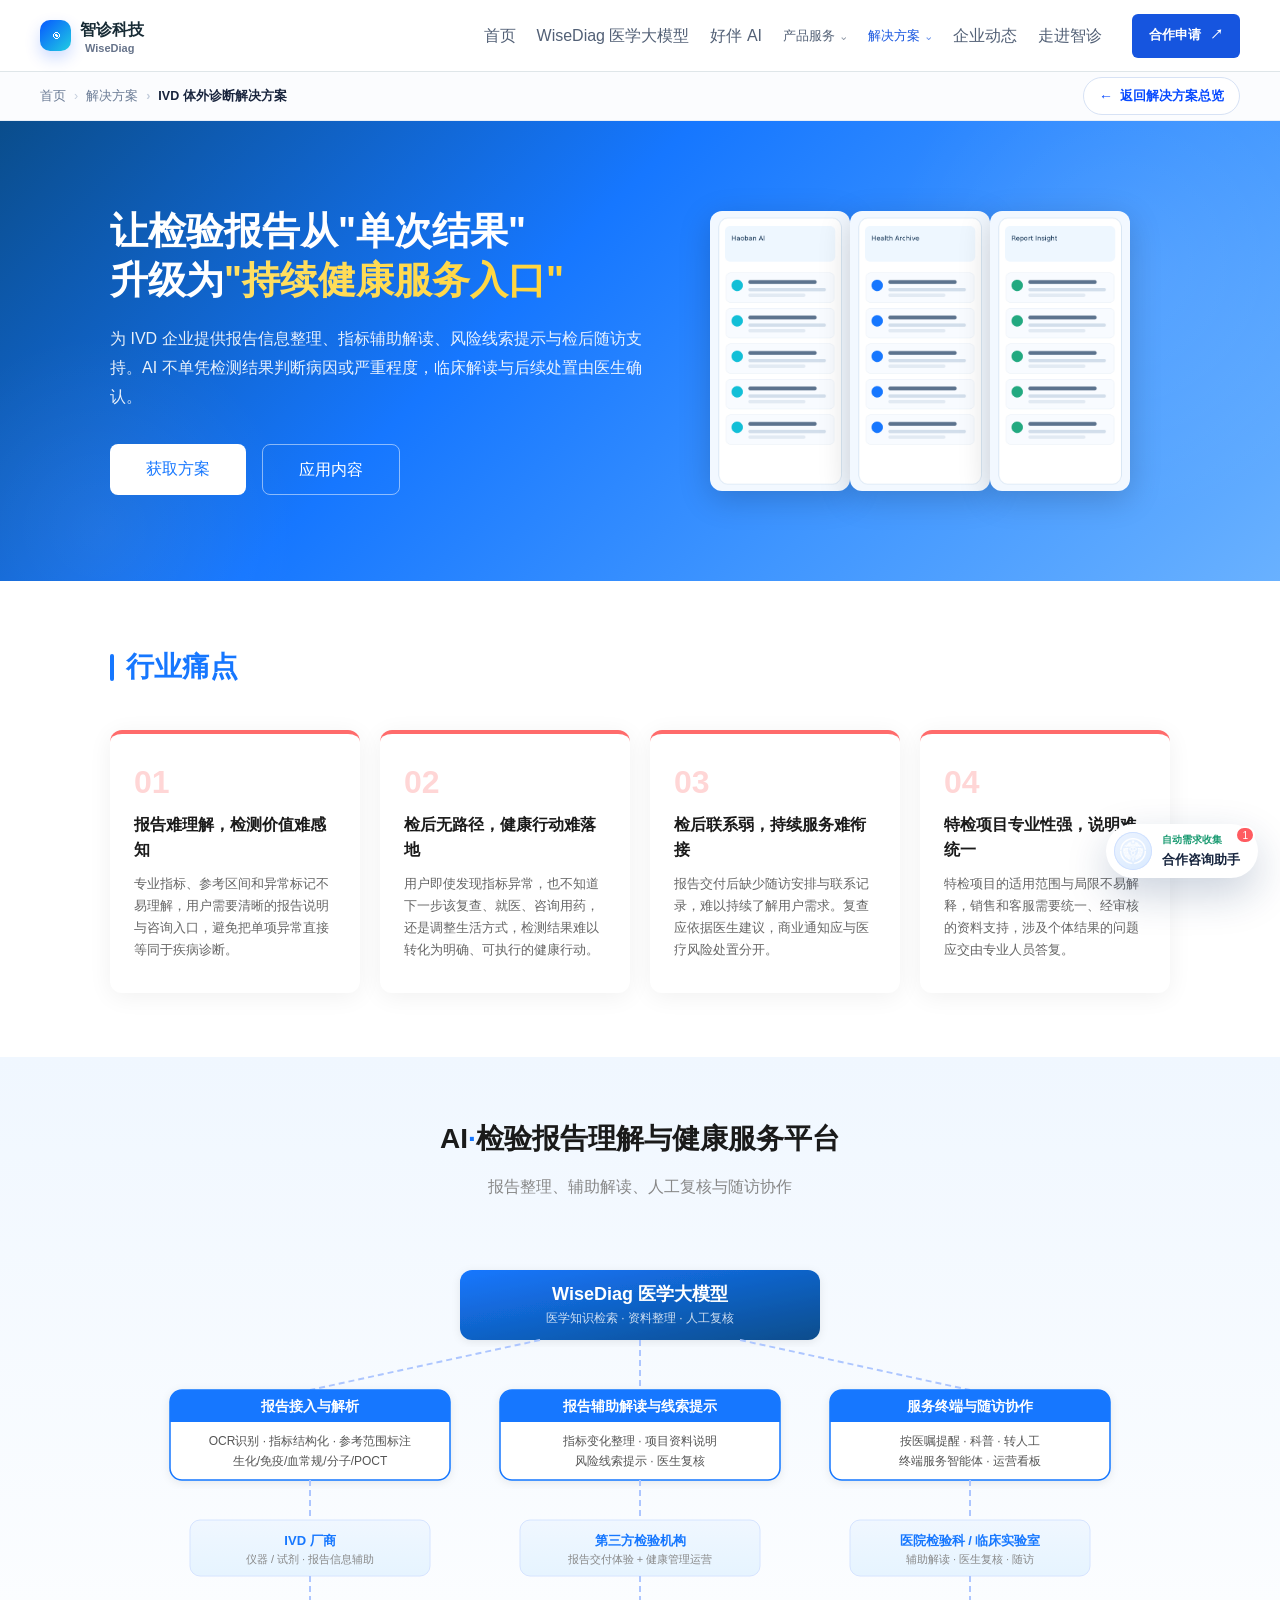
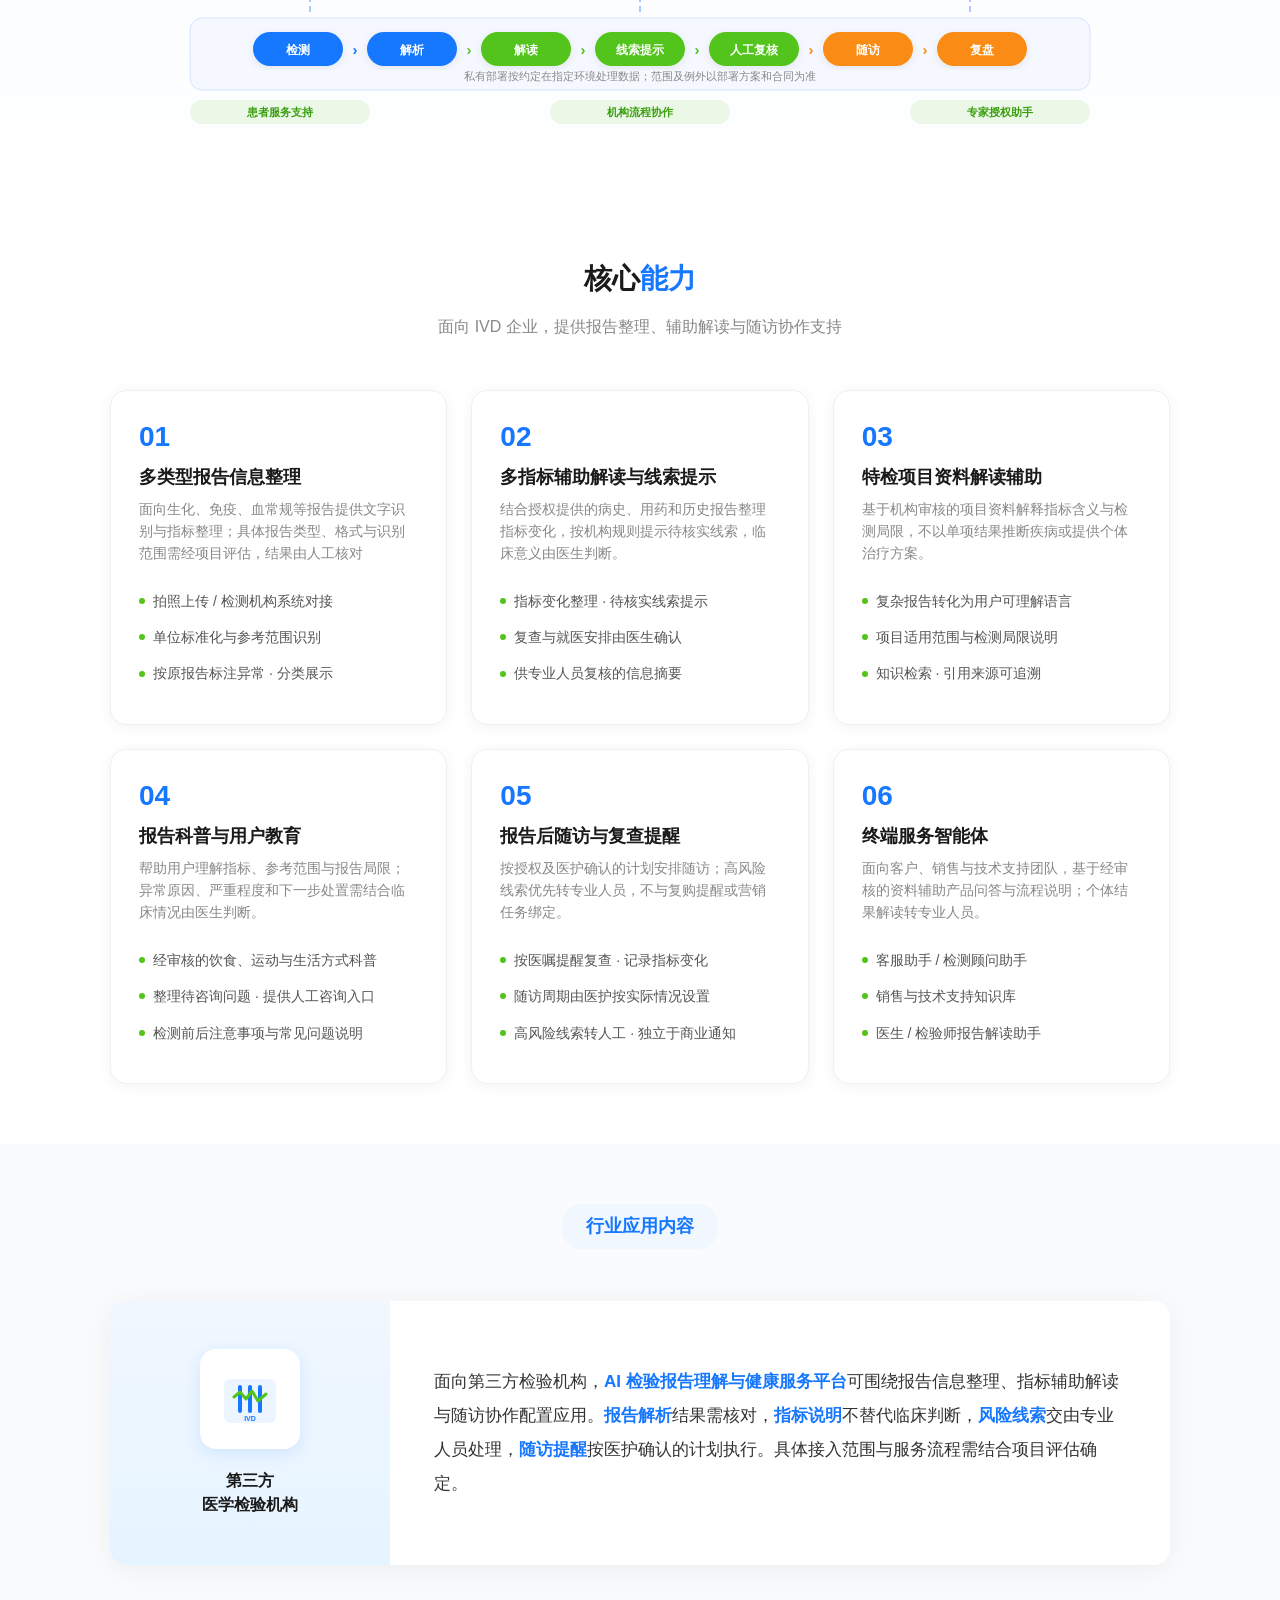
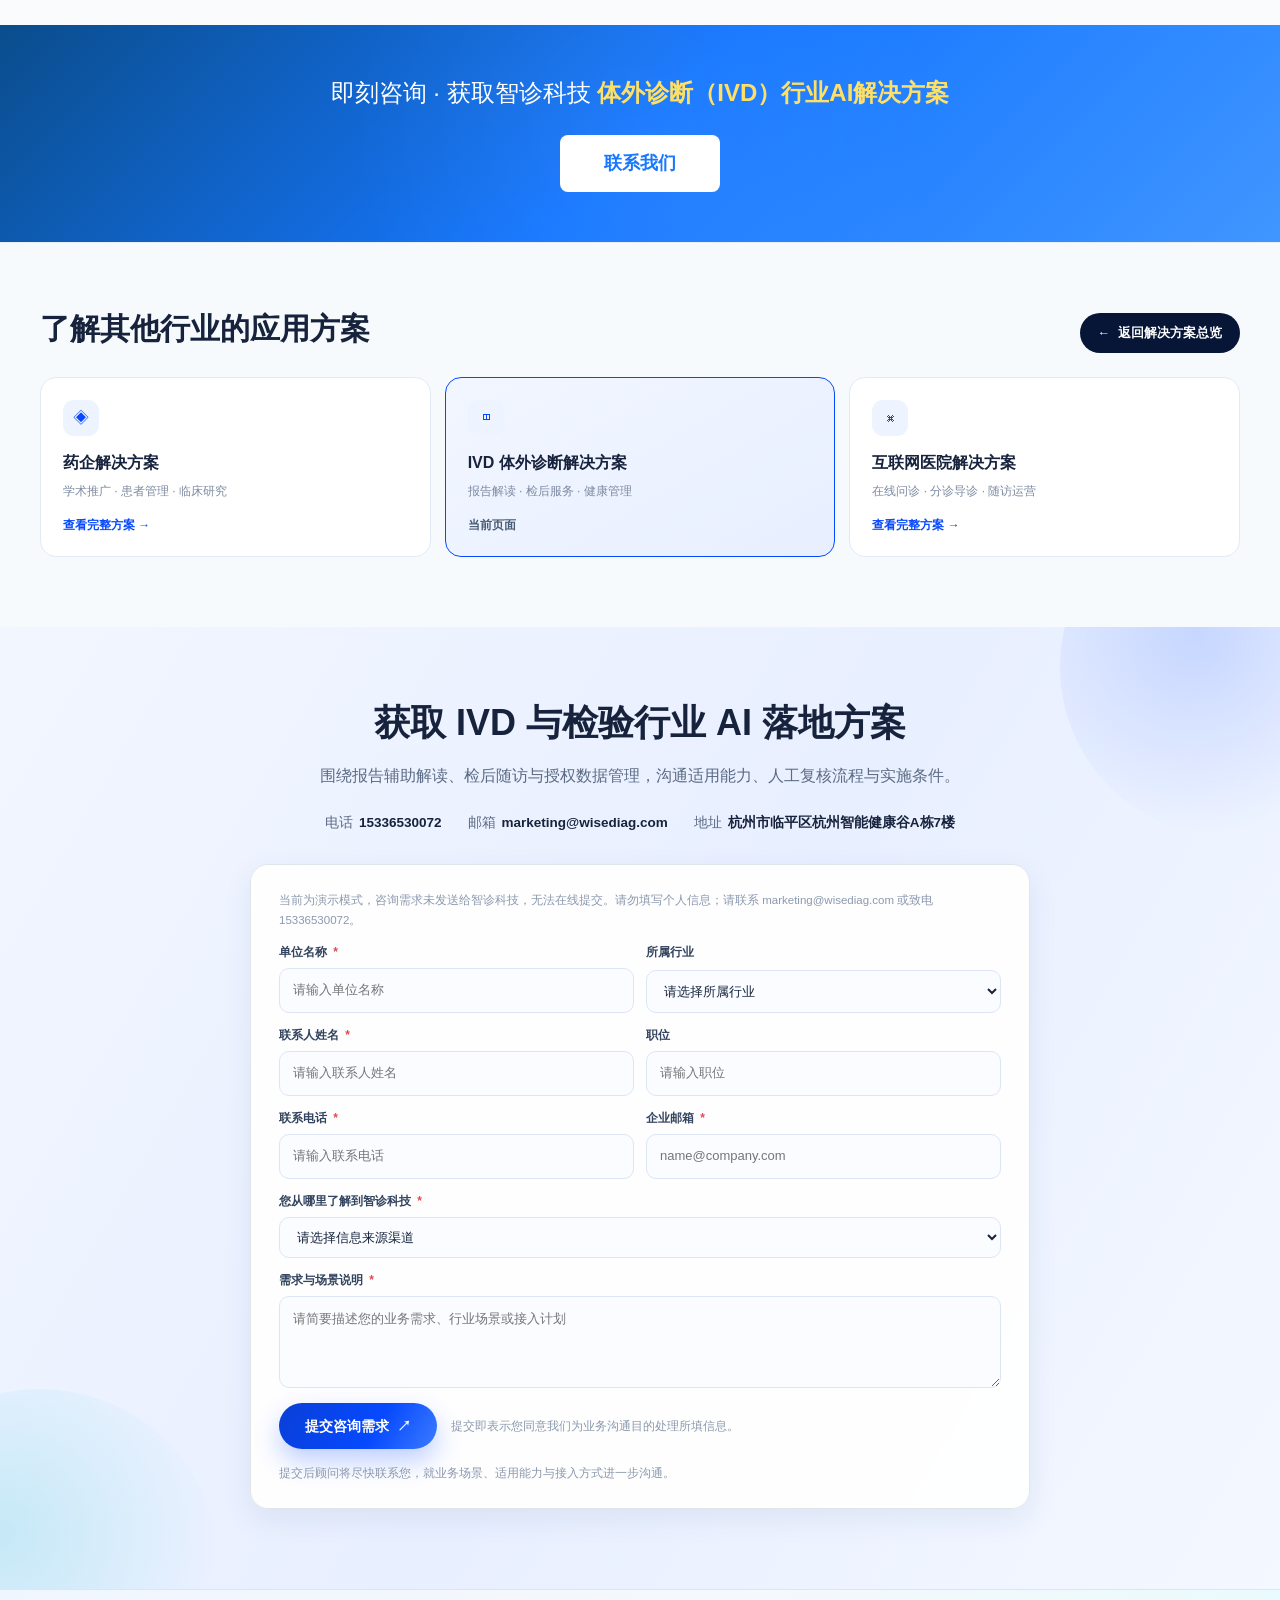
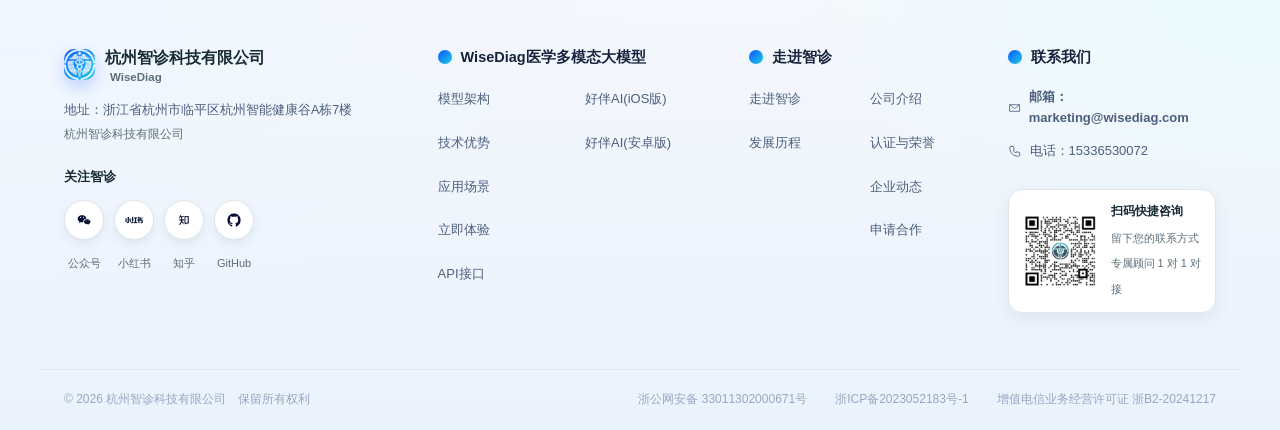
<file: solution-ivd.html>
<!DOCTYPE html>
<html lang="zh-CN">
<head>
    <meta charset="UTF-8">
    <meta name="viewport" content="width=device-width, initial-scale=1.0">
  <link rel="icon" href="assets/footer/logo-wisediag.png">
    <title>IVD 体外诊断解决方案｜智诊科技 WiseDiag</title>
    <meta name="description" content="智诊科技基于 WiseDiag 医学大模型，为体外诊断（IVD）行业提供报告信息整理、指标辅助解读、风险线索提示与检后随访支持，检测结果的临床判断由医生作出。">
    <meta name="keywords" content="智诊科技,WiseDiag,体外诊断（IVD）,体外诊断,IVD,AI报告解读,检验报告,健康服务闭环,检测AI">
    <meta name="author" content="智诊科技">

    <style>
        * { margin: 0; padding: 0; box-sizing: border-box; }
        html, body { min-height: 100vh; }
        body {
            font-family: -apple-system, BlinkMacSystemFont, 'Segoe UI', 'PingFang SC', 'Hiragino Sans GB', 'Microsoft YaHei', sans-serif;
            line-height: 1.6; color: #333; display: flex; flex-direction: column;
        }
        main { flex: 1; }

        /* ====== 导航 ====== */
        .header {
            position: fixed; top: 0; left: 0; right: 0;
            background: rgba(255,255,255,0.95); backdrop-filter: blur(10px);
            z-index: 1000; border-bottom: 1px solid rgba(0,0,0,0.06);
            box-shadow: 0 2px 20px rgba(0,0,0,0.06);
        }
        .header-container {
            max-width: 1200px; margin: 0 auto; padding: 0 20px;
            display: flex; justify-content: space-between; align-items: center; height: 70px;
        }
        .logo-text { font-size: 22px; font-weight: 700; color: #1677FF; text-decoration: none; letter-spacing: 1px; }
        .logo-text span { color: #666; font-weight: 500; font-size: 14px; margin-left: 8px; }
        .nav-menu { display: flex; list-style: none; gap: 36px; }
        .nav-link { text-decoration: none; color: #333; font-weight: 500; font-size: 16px; padding: 10px 0; position: relative; cursor: pointer; transition: color 0.3s; }
        .nav-link::after { content:''; position:absolute; bottom:0; left:0; width:0; height:3px; background:#1677FF; transition:width 0.3s; }
        .nav-link:hover::after, .nav-link.active::after { width: 100%; }
        .nav-link:hover, .nav-link.active { color: #1677FF; }

        /* ====== 下拉菜单 ====== */
        .dropdown { position: relative; }
        .dropdown-menu {
            position: absolute; top: 100%; left: 50%; transform: translateX(-50%) translateY(8px);
            background: #fff; border-radius: 12px; box-shadow: 0 8px 32px rgba(0,0,0,0.12);
            padding: 8px 0; min-width: 160px; opacity: 0; visibility: hidden;
            transition: all 0.25s cubic-bezier(0.4,0,0.2,1); z-index: 1001;
            border: 1px solid rgba(0,0,0,0.06);
        }
        .dropdown:hover .dropdown-menu {
            opacity: 1; visibility: visible; transform: translateX(-50%) translateY(0);
        }
        .dropdown-item {
            display: block; padding: 10px 20px; color: #333; font-size: 14px;
            text-decoration: none; transition: all 0.2s; white-space: nowrap;
        }
        .dropdown-item:hover { background: #F0F7FF; color: #1677FF; }
        .dropdown-item.active { color: #1677FF; font-weight: 600; background: #F0F7FF; }
        .dropdown-arrow {
            display: inline-block; width: 0; height: 0;
            border-left: 4px solid transparent; border-right: 4px solid transparent;
            border-top: 4px solid currentColor; margin-left: 5px; vertical-align: middle;
            transition: transform 0.2s;
        }
        .dropdown:hover .dropdown-arrow { transform: rotate(180deg); }

        /* ====== Banner ====== */
        .banner {
            width: 100%; height: 460px; display: flex; align-items: center; justify-content: center;
            position: relative; overflow: hidden;
            background: linear-gradient(135deg, #0A4D8C 0%, #1677FF 40%, #4096FF 70%, #69B1FF 100%);
        }
        .banner::before { content:''; position:absolute; top:-100px; right:-100px; width:500px; height:500px; background:radial-gradient(circle,rgba(255,255,255,0.08) 0%,transparent 70%); border-radius:50%; }
        .banner::after { content:''; position:absolute; bottom:-150px; left:-100px; width:400px; height:400px; background:radial-gradient(circle,rgba(255,255,255,0.06) 0%,transparent 70%); border-radius:50%; }
        .banner-content-wrapper { position: relative; width: 1100px; max-width: 100%; z-index: 20; padding: 0 20px; display: flex; align-items: center; gap: 40px; }
        .banner-content { max-width: 560px; flex-shrink: 0; }
        .banner-showcase { flex-shrink: 0; width: 420px; display: flex; gap: 0; }
        .banner-showcase img { width: 140px; height: auto; object-fit: cover; border-radius: 12px; box-shadow: 0 8px 32px rgba(0,0,0,0.18); }
        .banner-title { font-size: 38px; font-weight: 700; color: #fff; margin-bottom: 20px; line-height: 1.3; letter-spacing: 1px; }
        .banner-title .hl { background: linear-gradient(90deg,#FFE066,#FFD43B); -webkit-background-clip:text; -webkit-text-fill-color:transparent; background-clip:text; }
        .banner-text { font-size: 16px; line-height: 1.8; color: rgba(255,255,255,0.9); margin-bottom: 32px; }
        .banner-buttons { display: flex; gap: 16px; }
        .banner-btn { padding: 12px 36px; border-radius: 8px; font-size: 16px; font-weight: 500; cursor: pointer; text-decoration: none; transition: all 0.3s; display: inline-block; }
        .banner-btn-primary { background: #fff; color: #1677FF; border: none; }
        .banner-btn-primary:hover { transform: translateY(-2px); box-shadow: 0 8px 24px rgba(0,0,0,0.2); }
        .banner-btn-secondary { background: transparent; color: #fff; border: 1px solid rgba(255,255,255,0.5); }
        .banner-btn-secondary:hover { background: rgba(255,255,255,0.1); border-color: #fff; }

        /* ====== 通用 Section ====== */
        .section { max-width: 1100px; margin: 0 auto; padding: 60px 20px; }
        .section-title { font-size: 28px; font-weight: 700; text-align: center; margin-bottom: 12px; color: #1a1a1a; }
        .section-title .accent { color: #1677FF; }
        .section-subtitle { font-size: 16px; color: #888; text-align: center; margin-bottom: 50px; }
        .section-h1 { font-size: 28px; font-weight: 700; color: #1677FF; padding-left: 16px; position: relative; margin-bottom: 40px; }
        .section-h1::before { content:''; position:absolute; left:0; top:20%; width:4px; background:#1677FF; height:60%; border-radius:2px; }

        /* ====== 痛点卡片 ====== */
        .pain-cards { display: grid; grid-template-columns: repeat(4, 1fr); gap: 20px; }
        .pain-card { background: #fff; border-radius: 12px; padding: 32px 24px; box-shadow: 0 4px 24px rgba(0,0,0,0.06); border-top: 4px solid #FF6B6B; transition: transform 0.3s, box-shadow 0.3s; }
        .pain-card:hover { transform: translateY(-4px); box-shadow: 0 8px 32px rgba(0,0,0,0.1); }
        .pain-num { font-size: 32px; font-weight: 800; color: #FFD6D6; line-height: 1; margin-bottom: 14px; letter-spacing: -1px; }
        .pain-card h3 { font-size: 16px; font-weight: 600; margin-bottom: 10px; color: #1a1a1a; }
        .pain-card p { font-size: 13px; color: #666; line-height: 1.7; }

        /* ====== 架构图区 ====== */
        .arch-section { background: linear-gradient(180deg, #F0F7FF 0%, #fff 100%); padding: 60px 0; }
        .arch-wrap { max-width: 1100px; margin: 0 auto; padding: 0 20px; }
        .arch-svg-container { width: 100%; overflow-x: auto; }

        /* ====== 核心能力区 ====== */
        .core-section { max-width: 1100px; margin: 0 auto; padding: 60px 20px; }
        .core-grid { display: flex; flex-wrap: wrap; justify-content: center; gap: 24px; }
        .core-card { background: #fff; border-radius: 16px; padding: 32px 28px; box-shadow: 0 2px 16px rgba(0,0,0,0.05); border: 1px solid #f0f0f0; transition: transform 0.3s, box-shadow 0.3s; width: calc((100% - 48px) / 3); box-sizing: border-box; }
        .core-card:hover { transform: translateY(-4px); box-shadow: 0 8px 32px rgba(22,119,255,0.10); }
        .core-card-num { font-size: 28px; font-weight: 800; color: #1677FF; line-height: 1; margin-bottom: 12px; letter-spacing: -1px; }
        .core-card h3 { font-size: 18px; font-weight: 700; color: #1a1a1a; margin-bottom: 6px; }
        .core-card .desc { font-size: 14px; color: #888; line-height: 1.6; margin-bottom: 18px; }
        .core-card ul { list-style: none; margin: 0; padding: 0; }
        .core-card li { display: flex; align-items: center; gap: 8px; font-size: 14px; color: #555; padding: 7px 0; }
        .core-card li::before { content:''; width: 6px; height: 6px; border-radius: 50%; background: #52C41A; flex-shrink: 0; }

        /* ====== 案例区 ====== */
        .case-section { background: #FAFBFC; padding: 60px 0; }
        .case-wrap { max-width: 1100px; margin: 0 auto; padding: 0 20px; }
        .case-header { text-align: center; margin-bottom: 36px; }
        .case-header h2 { font-size: 28px; font-weight: 700; color: #1a1a1a; margin-bottom: 0; }
        .case-header p { font-size: 15px; color: #888; }
        .case-badge { display: inline-block; padding: 8px 24px; background: #F0F7FF; color: #1677FF; border-radius: 20px; font-size: 18px; font-weight: 600; margin-bottom: 16px; }
        .case-content { background: #fff; border-radius: 16px; box-shadow: 0 4px 32px rgba(0,0,0,0.06); overflow: hidden; display: flex; }
        .case-left { width: 280px; flex-shrink: 0; background: linear-gradient(180deg, #F0F7FF 0%, #E6F4FF 100%); display: flex; flex-direction: column; align-items: center; justify-content: center; padding: 48px 24px; gap: 20px; }
        .case-logo { width: 100px; height: 100px; border-radius: 16px; background: #fff; display: flex; align-items: center; justify-content: center; box-shadow: 0 4px 16px rgba(22,119,255,0.12); overflow: hidden; }
        .case-logo-placeholder { width: 80px; height: 80px; display: flex; align-items: center; justify-content: center; }
        .case-name { font-size: 16px; font-weight: 700; color: #1a1a1a; text-align: center; line-height: 1.5; }
        .case-right { flex: 1; padding: 40px 44px; display: flex; align-items: center; }
        .case-right p { font-size: 17px; color: #333; line-height: 2; margin: 0; }
        .case-right strong { color: #1677FF; }

        /* ====== CTA ====== */
        .cta-section { background: linear-gradient(135deg, #0A4D8C 0%, #1677FF 50%, #4096FF 100%); min-height: 200px; display: flex; flex-direction: column; align-items: center; justify-content: center; gap: 24px; padding: 50px 20px; position: relative; overflow: hidden; }
        .cta-section::before { content:''; position:absolute; top:50%; left:50%; transform:translate(-50%,-50%); width:600px; height:600px; background:radial-gradient(circle,rgba(255,255,255,0.05) 0%,transparent 70%); border-radius:50%; }
        .cta-text { font-size: 24px; color: #fff; text-align: center; line-height: 1.5; position: relative; z-index: 1; }
        .cta-text .hl { color: #FFE066; font-weight: 600; }
        .cta-btn { padding: 14px 44px; background: #fff; color: #1677FF; border: none; border-radius: 8px; font-size: 18px; font-weight: 600; cursor: pointer; transition: all 0.3s; text-decoration: none; position: relative; z-index: 1; }
        .cta-btn:hover { transform: translateY(-2px); box-shadow: 0 8px 24px rgba(0,0,0,0.2); }

        /* ====== Footer ====== */

        .contact-info p { color: rgba(255,255,255,0.7); font-size: 14px; line-height: 2; }
        .contact-info a { color: rgba(255,255,255,0.7); text-decoration: none; }


        /* ====== 响应式 ====== */
        @media (max-width: 900px) {
            .nav-menu { display: none; }
            .banner { height: auto; padding: 60px 0; }
            .banner-title { font-size: 26px; }
            .banner-content-wrapper { flex-direction: column; gap: 24px; }
            .banner-showcase { width: 100%; justify-content: center; overflow-x: auto; padding-bottom: 8px; }
            .banner-showcase img { width: 110px; min-width: 110px; }
            .pain-cards { grid-template-columns: repeat(2, 1fr); }
            .core-grid { flex-direction: column; align-items: center; }
            .core-card { width: 100%; max-width: 420px; }
            .case-content { flex-direction: column; }
            .case-left { width: 100%; padding: 32px 24px; }
            .case-right { padding: 32px 24px; }

        }
    </style>
    <link rel="stylesheet" href="site-shell.css">
    <link rel="stylesheet" href="lead-form.css">
  <link rel="stylesheet" href="ai-advisor.css">
<link rel="stylesheet" href="refresh.css">
</head>
<body>
    <!-- 导航 -->
    <header class="site-header">
    <nav class="shell nav" aria-label="主导航">
      <a class="brand" href="index.html" aria-label="智诊科技首页"><span class="brand-mark">◉</span><span><b>智诊科技</b><small>WiseDiag</small></span></a>
      <button class="mobile-menu" type="button" aria-label="打开导航">☰</button>
      <div class="nav-links">
        <a href="index.html">首页</a><a href="wisediag-model.html">WiseDiag 医学大模型</a><a href="haoban-ai.html">好伴 AI</a>
        <div class="products-menu">
          <button class="nav-trigger" type="button" aria-haspopup="true">产品服务 <span>⌄</span></button>
          <div class="mega-menu svc-panel">
            <div class="svc-head"><div><strong>产品服务</strong></div><p>智多星提供共享底座，支撑智小伴、智小医、智小检、智小药、智小康五个应用产品与 WiseClaw 智能体平台，点击查看对应页面。</p></div>
            <div class="svc-grid">
                
                <a class="svc-card" href="product-services.html#care"><i>CARE</i><span class="svc-t"><b>智小伴</b><small>Wise Care</small></span><em><span>医院</span><span>互联网医院</span><span>慢病管理中心</span><span>康养机构</span></em></a>
                <a class="svc-card" href="product-services.html#clinical"><i>CLIN</i><span class="svc-t"><b>智小医</b><small>Wise Clinical</small></span><em><span>公立医院</span><span>互联网医院</span><span>县域医共体</span><span>私立医疗</span></em></a>
                <a class="svc-card" href="product-services.html#diagnostics"><i>DX</i><span class="svc-t"><b>智小检</b><small>Wise Diagnostics</small></span><em><span>IVD 与检验</span><span>体检中心</span><span>医院检验科</span><span>第三方医检</span></em></a>
                <a class="svc-card span-half" href="product-services.html#pharma"><i>RX</i><span class="svc-t"><b>智小药</b><small>Wise Pharma</small></span><em><span>药企</span><span>医疗器械</span><span>医药流通</span><span>临床研究</span></em></a>
                <a class="svc-card span-half" href="product-services.html#workforce"><i>WF</i><span class="svc-t"><b>智小康</b><small>Wise Workforce</small></span><em><span>大型企业</span><span>健康险</span><span>体检中心</span><span>职业健康</span></em></a>
                <a class="svc-card wide" href="product-services.html#wiseclaw"><i>CLAW</i><span class="svc-t"><b>WiseClaw</b><small>Agent OS</small></span><em><span>智能体构建</span><span>流程编排</span><span>安全治理</span><span>快速接入</span></em></a>
<a class="svc-card wide" href="product-services.html#foundation"><i>BASE</i><span class="svc-t"><b>智多星</b><small>Wise Foundation</small></span><em><span>医疗模型</span><span>知识证据</span><span>数据治理</span><span>智能编排</span></em></a>
                
            </div>
          </div>
        </div>
        <div class="products-menu solutions-menu">
          <button class="nav-trigger is-current" type="button" aria-haspopup="true">解决方案 <span>⌄</span></button>
          <div class="mega-menu solution-mega">
            <div class="mega-intro"><div><span>行业解决方案</span><strong>解决方案</strong></div><p>让医疗 AI 能力融入真实业务流程。</p></div>
            <div class="mega-body solution-body">
              <section class="product-matrix">
                <p>行业解决方案</p>
                <div class="product-grid solution-grid">
                  <a href="solution-pharma.html"><b>药企</b><small>学术推广 · 患者管理 · 临床研究</small></a>
                  <a href="solution-ivd.html" class="is-current"><b>IVD 体外诊断</b><small>报告解读 · 检后服务</small></a>
                  <a href="solution-internet-hospital.html"><b>互联网医院</b><small>在线问诊 · 随访运营</small></a>
                  <a href="solutions.html#cases"><b>体检中心</b><small>团检报告辅助解读</small></a>
                  <a href="solutions.html#cases"><b>药房 / 医药流通</b><small>店员助手 · 药品资料查询</small></a>
                  <a href="solutions.html#cases"><b>商业健康保险</b><small>核保理赔 · 健管服务</small></a>
                  <a href="solutions.html#cases"><b>医美机构</b><small>术前咨询 · 术后随访</small></a>
                  <a href="solutions.html#cases"><b>中医养生</b><small>健康资料 · 养生科普</small></a>
                  <a href="solutions.html#cases"><b>营养保健品</b><small>营养咨询 · 复购运营</small></a>
                  <a href="solutions.html#cases"><b>模算智一体机</b><small>软硬一体本地部署</small></a>
                </div>
                <p class="matrix-note">其他场景可结合 WiseClaw 平台能力共同评估</p>
              </section>
              
            </div>
          </div>
        </div>
        <a href="enterprise-news.html">企业动态</a><a href="about.html">走进智诊</a>
      </div>
      <a class="nav-cta" href="#consult" data-lead="合作申请">合作申请 <span>↗</span></a>
    </nav>
  </header>

  <nav class="crumb-bar" aria-label="面包屑导航">
    <div class="shell crumb-inner">
      <ol class="crumb">
        <li><a href="index.html">首页</a></li>
        <li><a href="solutions.html">解决方案</a></li>
        <li aria-current="page">IVD 体外诊断解决方案</li>
      </ol>
      <a class="crumb-back" href="solutions.html"><span>←</span> 返回解决方案总览</a>
    </div>
  </nav>

    <main>
        <!-- ============ Banner ============ -->
        <section class="banner" role="banner">
            <div class="banner-content-wrapper">
                <div class="banner-content">
                    <h1 class="banner-title">让检验报告从"单次结果"<br>升级为<span class="hl">"持续健康服务入口"</span></h1>
                    <div class="banner-text">
                        为 IVD 企业提供报告信息整理、指标辅助解读、风险线索提示与检后随访支持。AI 不单凭检测结果判断病因或严重程度，临床解读与后续处置由医生确认。
                    </div>
                    <div class="banner-buttons">
                        <a href="#consult" class="banner-btn banner-btn-primary">获取方案</a>
                        <a href="#customer-case" class="banner-btn banner-btn-secondary">应用内容</a>
                    </div>
                </div>
                <div class="banner-showcase">
                    <img src="images/chat-ui.png" alt="AI对话界面">
                    <img src="images/profile-ui.jpg" alt="健康档案界面">
                    <img src="images/report-ui.jpg" alt="报告解读界面">
                </div>
            </div>
        </section>

        <!-- ============ 痛点区 ============ -->
        <section class="section">
            <div class="section-h1">行业痛点</div>
            <div class="pain-cards">
                <div class="pain-card">
                    <div class="pain-num">01</div>
                    <h3>报告难理解，检测价值难感知</h3>
                    <p>专业指标、参考区间和异常标记不易理解，用户需要清晰的报告说明与咨询入口，避免把单项异常直接等同于疾病诊断。</p>
                </div>
                <div class="pain-card">
                    <div class="pain-num">02</div>
                    <h3>检后无路径，健康行动难落地</h3>
                    <p>用户即使发现指标异常，也不知道下一步该复查、就医、咨询用药，还是调整生活方式，检测结果难以转化为明确、可执行的健康行动。</p>
                </div>
                <div class="pain-card">
                    <div class="pain-num">03</div>
                    <h3>检后联系弱，持续服务难衔接</h3>
                    <p>报告交付后缺少随访安排与联系记录，难以持续了解用户需求。复查应依据医生建议，商业通知应与医疗风险处置分开。</p>
                </div>
                <div class="pain-card">
                    <div class="pain-num">04</div>
                    <h3>特检项目专业性强，说明难统一</h3>
                    <p>特检项目的适用范围与局限不易解释，销售和客服需要统一、经审核的资料支持，涉及个体结果的问题应交由专业人员答复。</p>
                </div>
            </div>
        </section>

        <!-- ============ 架构图 ============ -->
        <section class="arch-section" id="arch">
            <div class="arch-wrap">
                <div class="section-title">AI<span class="accent">·</span>检验报告理解与健康服务平台</div>
                <div class="section-subtitle">报告整理、辅助解读、人工复核与随访协作</div>
                <div class="arch-svg-container">
                    <svg viewBox="0 0 1060 480" style="width:100%; min-width: 800px;" xmlns="http://www.w3.org/2000/svg">
                        <defs>
                            <linearGradient id="g1" x1="0" y1="0" x2="1" y2="1">
                                <stop offset="0%" stop-color="#1677FF"/><stop offset="100%" stop-color="#0A4D8C"/>
                            </linearGradient>
                            <linearGradient id="g2" x1="0" y1="0" x2="0" y2="1">
                                <stop offset="0%" stop-color="#F0F7FF"/><stop offset="100%" stop-color="#E6F4FF"/>
                            </linearGradient>
                            <filter id="shadow"><feDropShadow dx="0" dy="2" stdDeviation="4" flood-opacity="0.08"/></filter>
                        </defs>

                        <!-- L0: 核心引擎 -->
                        <rect x="350" y="20" width="360" height="70" rx="12" fill="url(#g1)" filter="url(#shadow)"/>
                        <text x="530" y="50" text-anchor="middle" fill="#fff" font-size="18" font-weight="700">WiseDiag 医学大模型</text>
                        <text x="530" y="72" text-anchor="middle" fill="rgba(255,255,255,0.8)" font-size="12">医学知识检索 · 资料整理 · 人工复核</text>

                        <!-- 连线 L0→L1 -->
                        <line x1="430" y1="90" x2="200" y2="140" stroke="#ADC6FF" stroke-width="2" stroke-dasharray="6,4"/>
                        <line x1="530" y1="90" x2="530" y2="140" stroke="#ADC6FF" stroke-width="2" stroke-dasharray="6,4"/>
                        <line x1="630" y1="90" x2="860" y2="140" stroke="#ADC6FF" stroke-width="2" stroke-dasharray="6,4"/>

                        <!-- L1: 三大AI角色 -->
                        <rect x="60" y="140" width="280" height="90" rx="12" fill="#fff" stroke="#1677FF" stroke-width="1.5" filter="url(#shadow)"/>
                        <rect x="60" y="140" width="280" height="32" rx="12" fill="#1677FF"/>
                        <rect x="60" y="152" width="280" height="20" fill="#1677FF"/>
                        <text x="200" y="161" text-anchor="middle" fill="#fff" font-size="14" font-weight="600">报告接入与解析</text>
                        <text x="200" y="195" text-anchor="middle" fill="#555" font-size="12">OCR识别 · 指标结构化 · 参考范围标注</text>
                        <text x="200" y="215" text-anchor="middle" fill="#555" font-size="12">生化/免疫/血常规/分子/POCT</text>

                        <rect x="390" y="140" width="280" height="90" rx="12" fill="#fff" stroke="#1677FF" stroke-width="1.5" filter="url(#shadow)"/>
                        <rect x="390" y="140" width="280" height="32" rx="12" fill="#1677FF"/>
                        <rect x="390" y="152" width="280" height="20" fill="#1677FF"/>
                        <text x="530" y="161" text-anchor="middle" fill="#fff" font-size="14" font-weight="600">报告辅助解读与线索提示</text>
                        <text x="530" y="195" text-anchor="middle" fill="#555" font-size="12">指标变化整理 · 项目资料说明</text>
                        <text x="530" y="215" text-anchor="middle" fill="#555" font-size="12">风险线索提示 · 医生复核</text>

                        <rect x="720" y="140" width="280" height="90" rx="12" fill="#fff" stroke="#1677FF" stroke-width="1.5" filter="url(#shadow)"/>
                        <rect x="720" y="140" width="280" height="32" rx="12" fill="#1677FF"/>
                        <rect x="720" y="152" width="280" height="20" fill="#1677FF"/>
                        <text x="860" y="161" text-anchor="middle" fill="#fff" font-size="14" font-weight="600">服务终端与随访协作</text>
                        <text x="860" y="195" text-anchor="middle" fill="#555" font-size="12">按医嘱提醒 · 科普 · 转人工</text>
                        <text x="860" y="215" text-anchor="middle" fill="#555" font-size="12">终端服务智能体 · 运营看板</text>

                        <!-- 连线 L1→L2 -->
                        <line x1="200" y1="230" x2="200" y2="270" stroke="#ADC6FF" stroke-width="2" stroke-dasharray="6,4"/>
                        <line x1="530" y1="230" x2="530" y2="270" stroke="#ADC6FF" stroke-width="2" stroke-dasharray="6,4"/>
                        <line x1="860" y1="230" x2="860" y2="270" stroke="#ADC6FF" stroke-width="2" stroke-dasharray="6,4"/>

                        <!-- L2: 服务主体 -->
                        <rect x="80" y="270" width="240" height="56" rx="10" fill="url(#g2)" stroke="#D6E4FF" stroke-width="1"/>
                        <text x="200" y="295" text-anchor="middle" fill="#1677FF" font-size="13" font-weight="600">IVD 厂商</text>
                        <text x="200" y="313" text-anchor="middle" fill="#888" font-size="11">仪器 / 试剂 · 报告信息辅助</text>

                        <rect x="410" y="270" width="240" height="56" rx="10" fill="url(#g2)" stroke="#D6E4FF" stroke-width="1"/>
                        <text x="530" y="295" text-anchor="middle" fill="#1677FF" font-size="13" font-weight="600">第三方检验机构</text>
                        <text x="530" y="313" text-anchor="middle" fill="#888" font-size="11">报告交付体验 + 健康管理运营</text>

                        <rect x="740" y="270" width="240" height="56" rx="10" fill="url(#g2)" stroke="#D6E4FF" stroke-width="1"/>
                        <text x="860" y="295" text-anchor="middle" fill="#1677FF" font-size="13" font-weight="600">医院检验科 / 临床实验室</text>
                        <text x="860" y="313" text-anchor="middle" fill="#888" font-size="11">辅助解读 · 医生复核 · 随访</text>

                        <!-- 底部：业务闭环 -->
                        <line x1="200" y1="326" x2="200" y2="365" stroke="#ADC6FF" stroke-width="2" stroke-dasharray="6,4"/>
                        <line x1="530" y1="326" x2="530" y2="365" stroke="#ADC6FF" stroke-width="2" stroke-dasharray="6,4"/>
                        <line x1="860" y1="326" x2="860" y2="365" stroke="#ADC6FF" stroke-width="2" stroke-dasharray="6,4"/>

                        <!-- 业务闭环背景 -->
                        <rect x="80" y="368" width="900" height="72" rx="12" fill="#F5F9FF" stroke="#D6E4FF" stroke-width="1"/>

                        <!-- 7胶囊+6箭头，严格居中 -->
                        <rect x="143" y="382" width="90" height="34" rx="17" fill="#1677FF" filter="url(#shadow)"/>
                        <text x="188" y="404" text-anchor="middle" fill="#fff" font-size="12" font-weight="600">检测</text>
                        <text x="245" y="405" text-anchor="middle" fill="#1677FF" font-size="15" font-weight="700">›</text>
                        <rect x="257" y="382" width="90" height="34" rx="17" fill="#1677FF" filter="url(#shadow)"/>
                        <text x="302" y="404" text-anchor="middle" fill="#fff" font-size="12" font-weight="600">解析</text>

                        <text x="359" y="405" text-anchor="middle" fill="#52C41A" font-size="15" font-weight="700">›</text>
                        <rect x="371" y="382" width="90" height="34" rx="17" fill="#52C41A" filter="url(#shadow)"/>
                        <text x="416" y="404" text-anchor="middle" fill="#fff" font-size="12" font-weight="600">解读</text>
                        <text x="473" y="405" text-anchor="middle" fill="#52C41A" font-size="15" font-weight="700">›</text>
                        <rect x="485" y="382" width="90" height="34" rx="17" fill="#52C41A" filter="url(#shadow)"/>
                        <text x="530" y="404" text-anchor="middle" fill="#fff" font-size="12" font-weight="600">线索提示</text>
                        <text x="587" y="405" text-anchor="middle" fill="#52C41A" font-size="15" font-weight="700">›</text>
                        <rect x="599" y="382" width="90" height="34" rx="17" fill="#52C41A" filter="url(#shadow)"/>
                        <text x="644" y="404" text-anchor="middle" fill="#fff" font-size="12" font-weight="600">人工复核</text>

                        <text x="701" y="405" text-anchor="middle" fill="#FA8C16" font-size="15" font-weight="700">›</text>
                        <rect x="713" y="382" width="90" height="34" rx="17" fill="#FA8C16" filter="url(#shadow)"/>
                        <text x="758" y="404" text-anchor="middle" fill="#fff" font-size="12" font-weight="600">随访</text>
                        <text x="815" y="405" text-anchor="middle" fill="#FA8C16" font-size="15" font-weight="700">›</text>
                        <rect x="827" y="382" width="90" height="34" rx="17" fill="#FA8C16" filter="url(#shadow)"/>
                        <text x="872" y="404" text-anchor="middle" fill="#fff" font-size="12" font-weight="600">复盘</text>

                        <text x="530" y="430" text-anchor="middle" fill="#888" font-size="11">私有部署按约定在指定环境处理数据；范围及例外以部署方案和合同为准</text>

                        <!-- 数据标签 -->
                        <rect x="80" y="450" width="180" height="24" rx="12" fill="#52C41A" opacity="0.1"/>
                        <text x="170" y="466" text-anchor="middle" fill="#389E0D" font-size="11" font-weight="600">患者服务支持</text>

                        <rect x="440" y="450" width="180" height="24" rx="12" fill="#52C41A" opacity="0.1"/>
                        <text x="530" y="466" text-anchor="middle" fill="#389E0D" font-size="11" font-weight="600">机构流程协作</text>

                        <rect x="800" y="450" width="180" height="24" rx="12" fill="#52C41A" opacity="0.1"/>
                        <text x="890" y="466" text-anchor="middle" fill="#389E0D" font-size="11" font-weight="600">专家授权助手</text>
                    </svg>
                </div>
            </div>
        </section>

        <!-- ============ 核心能力区 ============ -->
        <section class="core-section">
            <div class="section-title">核心<span class="accent">能力</span></div>
            <div class="section-subtitle">面向 IVD 企业，提供报告整理、辅助解读与随访协作支持</div>

            <div class="core-grid">
                <!-- 01 多类型体外诊断（IVD）报告智能解析 -->
                <div class="core-card">
                    <div class="core-card-num">01</div>
                    <h3>多类型报告信息整理</h3>
                    <p class="desc">面向生化、免疫、血常规等报告提供文字识别与指标整理；具体报告类型、格式与识别范围需经项目评估，结果由人工核对</p>
                    <ul>
                        <li>拍照上传 / 检测机构系统对接</li>
                        <li>单位标准化与参考范围识别</li>
                        <li>按原报告标注异常 · 分类展示</li>
                    </ul>
                </div>

                <!-- 02 多指标关联解读与风险分层 -->
                <div class="core-card">
                    <div class="core-card-num">02</div>
                    <h3>多指标辅助解读与线索提示</h3>
                    <p class="desc">结合授权提供的病史、用药和历史报告整理指标变化，按机构规则提示待核实线索，临床意义由医生判断。</p>
                    <ul>
                        <li>指标变化整理 · 待核实线索提示</li>
                        <li>复查与就医安排由医生确认</li>
                        <li>供专业人员复核的信息摘要</li>
                    </ul>
                </div>

                <!-- 03 特检项目专病化解读 -->
                <div class="core-card">
                    <div class="core-card-num">03</div>
                    <h3>特检项目资料解读辅助</h3>
                    <p class="desc">基于机构审核的项目资料解释指标含义与检测局限，不以单项结果推断疾病或提供个体治疗方案。</p>
                    <ul>
                        <li>复杂报告转化为用户可理解语言</li>
                        <li>项目适用范围与检测局限说明</li>
                        <li>知识检索 · 引用来源可追溯</li>
                    </ul>
                </div>

                <!-- 04 个性化健康建议与用户教育 -->
                <div class="core-card">
                    <div class="core-card-num">04</div>
                    <h3>报告科普与用户教育</h3>
                    <p class="desc">帮助用户理解指标、参考范围与报告局限；异常原因、严重程度和下一步处置需结合临床情况由医生判断。</p>
                    <ul>
                        <li>经审核的饮食、运动与生活方式科普</li>
                        <li>整理待咨询问题 · 提供人工咨询入口</li>
                        <li>检测前后注意事项与常见问题说明</li>
                    </ul>
                </div>

                <!-- 05 报告后随访与复查提醒 -->
                <div class="core-card">
                    <div class="core-card-num">05</div>
                    <h3>报告后随访与复查提醒</h3>
                    <p class="desc">按授权及医护确认的计划安排随访；高风险线索优先转专业人员，不与复购提醒或营销任务绑定。</p>
                    <ul>
                        <li>按医嘱提醒复查 · 记录指标变化</li>
                        <li>随访周期由医护按实际情况设置</li>
                        <li>高风险线索转人工 · 独立于商业通知</li>
                    </ul>
                </div>

                <!-- 06 终端服务智能体 -->
                <div class="core-card">
                    <div class="core-card-num">06</div>
                    <h3>终端服务智能体</h3>
                    <p class="desc">面向客户、销售与技术支持团队，基于经审核的资料辅助产品问答与流程说明；个体结果解读转专业人员。</p>
                    <ul>
                        <li>客服助手 / 检测顾问助手</li>
                        <li>销售与技术支持知识库</li>
                        <li>医生 / 检验师报告解读助手</li>
                    </ul>
                </div>
            </div>
        </section>

        <!-- ============ 客户案例 ============ -->
        <section class="case-section" id="customer-case">
            <div class="case-wrap">
                <div class="case-header">
                    <div class="case-badge">行业应用内容</div>
                </div>
                <div class="case-content">
                    <div class="case-left">
                        <div class="case-logo">
                            <div class="case-logo-placeholder">
                                <svg viewBox="0 0 80 80" xmlns="http://www.w3.org/2000/svg">
                                    <rect x="14" y="20" width="52" height="44" rx="6" fill="#1677FF" opacity="0.08"/>
                                    <path d="M30 28 L30 52 M40 28 L40 52 M50 28 L50 52" stroke="#1677FF" stroke-width="4" stroke-linecap="round"/>
                                    <path d="M24 38 L30 33 L36 40 L42 32 L48 42 L56 35" stroke="#52C41A" stroke-width="3" stroke-linecap="round" stroke-linejoin="round" fill="none"/>
                                    <text x="40" y="62" text-anchor="middle" fill="#1677FF" font-size="7" font-weight="600">IVD</text>
                                </svg>
                            </div>
                        </div>
                        <div class="case-name">第三方<br>医学检验机构</div>
                    </div>
                    <div class="case-right">
                        <p>
                            面向第三方检验机构，<strong>AI 检验报告理解与健康服务平台</strong>可围绕报告信息整理、指标辅助解读与随访协作配置应用。<strong>报告解析</strong>结果需核对，<strong>指标说明</strong>不替代临床判断，<strong>风险线索</strong>交由专业人员处理，<strong>随访提醒</strong>按医护确认的计划执行。具体接入范围与服务流程需结合项目评估确定。
                        </p>
                    </div>
                </div>
            </div>
        </section>

        <!-- ============ CTA ============ -->
        <section class="cta-section" id="consult">
            <div class="cta-text">
                即刻咨询 · 获取智诊科技 <span class="hl">体外诊断（IVD）行业AI解决方案</span>
            </div>
            <a href="#contact" class="cta-btn" data-lead="IVD 与检验生态解决方案咨询">联系我们</a>
        </section>
    

  <section class="industry-switch">
    <div class="switch-inner">
      <div class="switch-head">
        <div>
          
          <h2>了解其他行业的应用方案</h2>
        </div>
        <a class="switch-all" href="solutions.html"><span>←</span> 返回解决方案总览</a>
      </div>
      <div class="switch-grid">
          <a class="switch-card" href="solution-pharma.html"><i>◈</i><b>药企解决方案</b><small>学术推广 · 患者管理 · 临床研究</small><em>查看完整方案 →</em></a>
          <a class="switch-card is-current" href="solution-ivd.html" aria-current="page"><i>◫</i><b>IVD 体外诊断解决方案</b><small>报告解读 · 检后服务 · 健康管理</small><em>当前页面</em></a>
          <a class="switch-card" href="solution-internet-hospital.html"><i>⌘</i><b>互联网医院解决方案</b><small>在线问诊 · 分诊导诊 · 随访运营</small><em>查看完整方案 →</em></a>
      </div>
    </div>
  </section>
      <section class="lead-section" id="contact">
      <div class="lead-inner">
        
        <h2 class="lead-title">获取 IVD 与检验行业 AI 落地方案</h2>
        <p class="lead-sub">围绕报告辅助解读、检后随访与授权数据管理，沟通适用能力、人工复核流程与实施条件。</p>
        <ul class="lead-contacts"><li>电话 <b>15336530072</b></li><li>邮箱 <b>marketing@wisediag.com</b></li><li>地址 <b>杭州市临平区杭州智能健康谷A栋7楼</b></li></ul>
        <div class="cta-form-wrap"><form class="lf-form lf-host" novalidate=""></form><p class="cta-inline-note" style="margin:14px 0 0;text-align:left;color:#8b98ad;font-size:12px;line-height:1.7;">提交后顾问将尽快联系您，就业务场景、适用能力与接入方式进一步沟通。</p></div>
      </div>
    </section>
  </main>
  <!-- footer:v2026-09-03-r4 -->
  <footer class="site-footer">
    <div class="footer-grid">

      <!-- 列 1：公司信息 + 关注智诊 -->
      <div class="footer-company">
        <a class="brand" href="index.html">
          <img class="brand-mark" src="assets/footer/logo-wisediag.png" alt="智诊科技 WiseDiag">
          <span><b>杭州智诊科技有限公司</b><small>WiseDiag</small></span>
        </a>
        <p class="addr">
          <span>地址：浙江省杭州市临平区杭州智能健康谷A栋7楼</span>
          <span class="line2">杭州智诊科技有限公司</span>
        </p>

        <div class="social-block">
          <p class="title">关注智诊</p>
          <div class="social-grid">
            <a class="social-item" href="javascript:void(0)" aria-label="微信公众号">
              <img src="assets/footer/icon-wechat.png" alt="">
              <span class="social-qr"><img src="assets/footer/qr-wechat.png" alt="微信公众号二维码"></span>
            </a>
            <a class="social-item" href="javascript:void(0)" aria-label="小红书">
              <img src="assets/footer/icon-xhs.png" alt="">
              <span class="social-qr"><img src="assets/footer/qr-xhs.png" alt="小红书二维码"></span>
            </a>
            <a class="social-item" href="javascript:void(0)" aria-label="知乎">
              <img src="assets/footer/icon-zhihu.png" alt="">
              <span class="social-qr"><img src="assets/footer/qr-zhihu.png" alt="知乎二维码"></span>
            </a>
            <a class="social-item" href="https://github.com/WiseDiag" target="_blank" rel="noopener" aria-label="GitHub">
              <img src="assets/footer/icon-github.png" alt="">
              <span class="social-qr"><img src="assets/footer/qr-github.png" alt="GitHub 二维码"><small>github.com/WiseDiag</small></span>
            </a>
          </div>
          <div class="social-caption">
            <span>公众号</span>
            <span>小红书</span>
            <span>知乎</span>
            <span>GitHub</span>
          </div>
        </div>
      </div>

      <!-- 列 2：WiseDiag医学多模态大模型 -->
      <div>
        <h3>WiseDiag医学多模态大模型</h3>
        <div class="nav-double">
          <a href="wisediag-model.html">模型架构</a>
          <a href="haoban-ai.html">好伴AI(iOS版)</a>
          <a href="wisediag-model.html#advantages">技术优势</a>
          <a href="haoban-ai.html">好伴AI(安卓版)</a>
          <a href="solutions.html">应用场景</a>
          <span></span>
          <a href="haoban-ai.html">立即体验</a>
          <span></span>
          <a href="wisediag-model.html#api">API接口</a>
        </div>
      </div>

      <!-- 列 3：走进智诊 -->
      <div>
        <h3>走进智诊</h3>
        <div class="nav-double">
          <a href="about.html">走进智诊</a>
          <a href="about.html#company">公司介绍</a>
          <a href="about.html#milestones">发展历程</a>
          <a href="about.html#honors">认证与荣誉</a>
          <span></span>
          <a href="enterprise-news.html">企业动态</a>
          <span></span>
          <a href="#contact" data-lead="申请合作">申请合作</a>
        </div>
      </div>

      <!-- 列 4：联系我们 + 二维码 -->
      <div class="footer-contact">
        <h3>联系我们</h3>
        <a class="email" href="mailto:marketing@wisediag.com">
          <svg width="14" height="14" viewBox="0 0 24 24" fill="none"><path d="M3 6h18v12H3z M3 6l9 7 9-7" stroke="currentColor" stroke-width="1.5"/></svg>
          邮箱：marketing@wisediag.com
        </a>
        <a class="tel" href="tel:15336530072">
          <svg width="14" height="14" viewBox="0 0 24 24" fill="none"><path d="M5 4h4l2 5-2 1c1 3 2 4 5 5l1-2 5 2v4c0 1-1 2-2 2C9 21 3 15 3 6c0-1 1-2 2-2z" stroke="currentColor" stroke-width="1.5"/></svg>
          电话：15336530072
        </a>
        <div class="qr">
          <img src="assets/footer/qr-consult.png" alt="扫码快捷咨询二维码">
          <div>
            <strong>扫码快捷咨询</strong>
            <small>留下您的联系方式<br>专属顾问 1 对 1 对接</small>
          </div>
        </div>
      </div>

    </div>

    <!-- 底部条 -->
    <div class="footer-bottom">
      <span class="copyright">© 2026 杭州智诊科技有限公司　保留所有权利</span>
      <span class="beian">
        <a href="https://beian.mps.gov.cn/#/query/webSearch" target="_blank" rel="noopener">浙公网安备 33011302000671号</a>
        <a href="https://beian.miit.gov.cn/#/Integrated/index" target="_blank" rel="noopener">浙ICP备2023052183号-1</a>
        <a href="https://dxzhgl.miit.gov.cn/#/home" target="_blank" rel="noopener">增值电信业务经营许可证 浙B2-20241217</a>
      </span>
    </div>
  </footer>
  
  
  
  

  <script>
    // 移动端导航
    const menuButton = document.querySelector('.mobile-menu');
    const navLinks = document.querySelector('.nav-links');
    menuButton.addEventListener('click', () => navLinks.classList.toggle('is-open'));
  </script>
  <script src="nav-menu.js" defer></script>
  <script src="lead-form.js" defer></script>
  <script src="ai-advisor.js" defer></script>
<script src="refresh.js" defer></script>
</body>
</html>
</file>
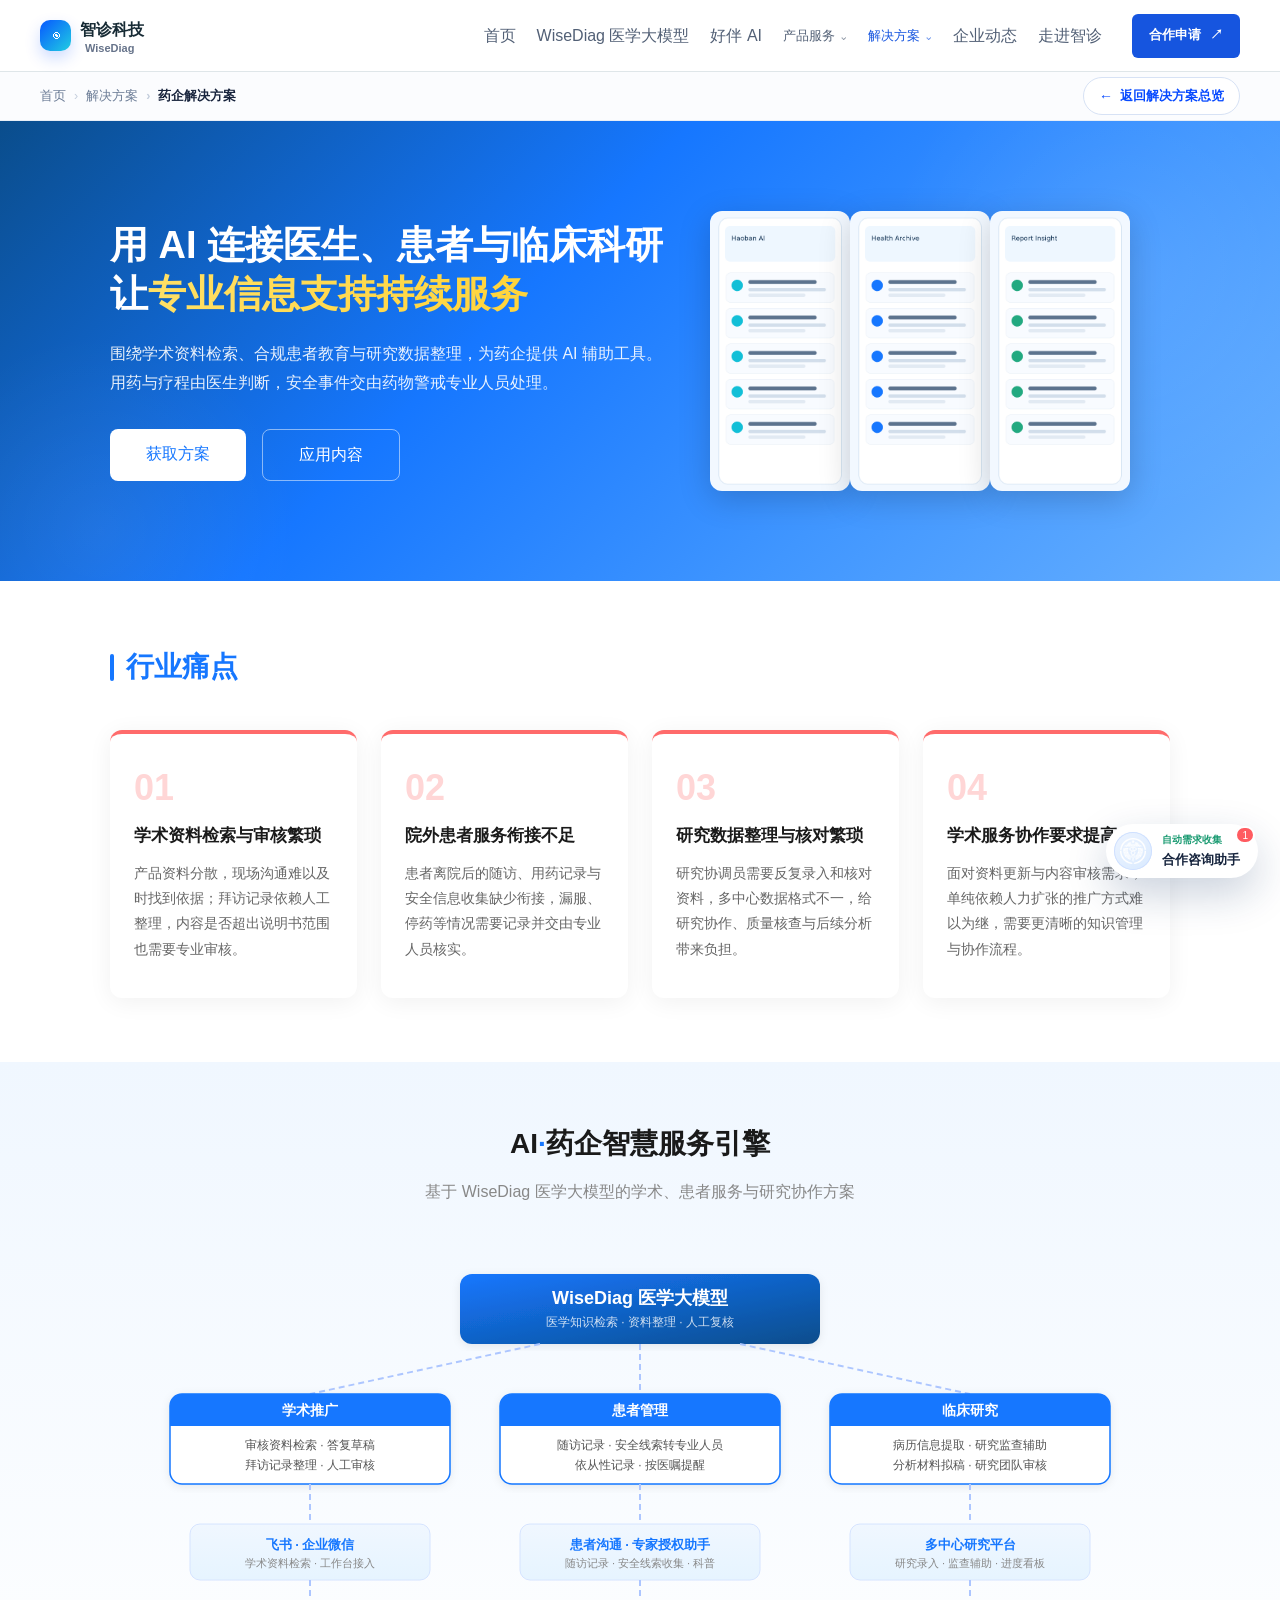
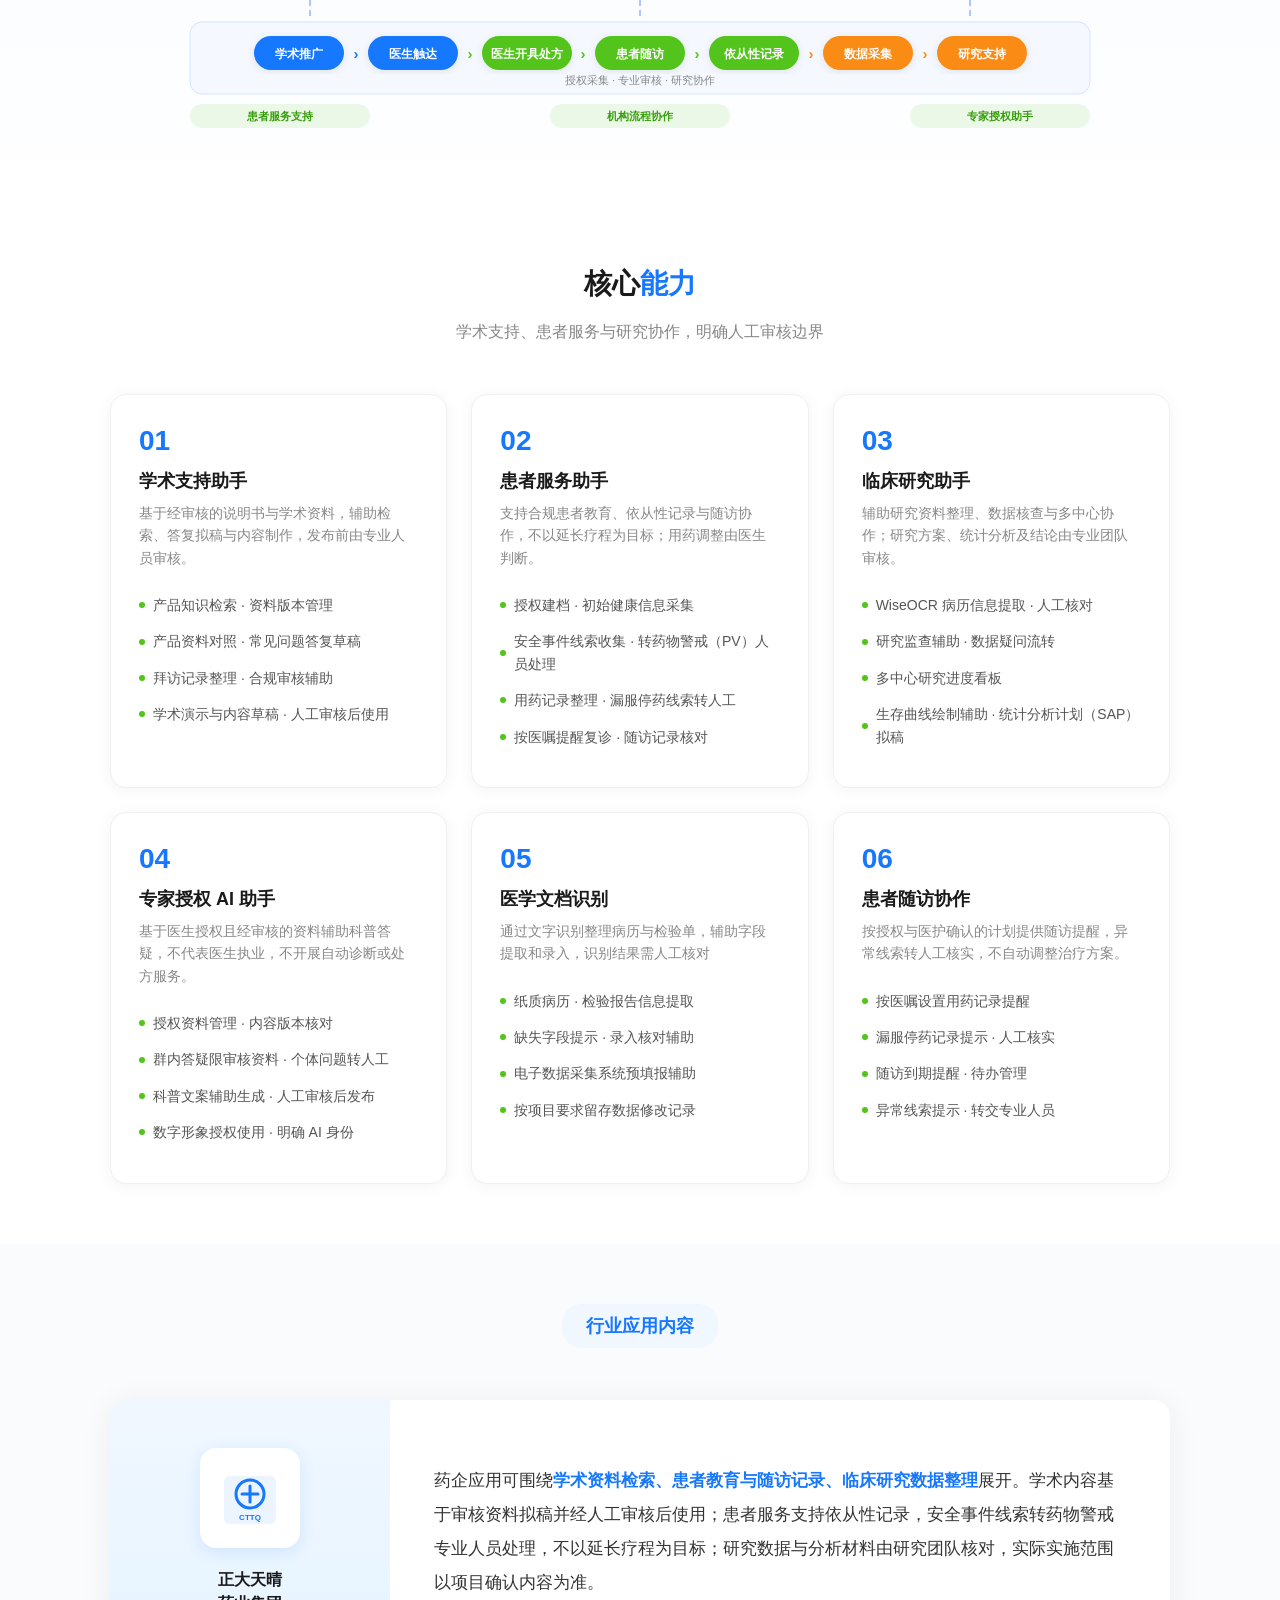
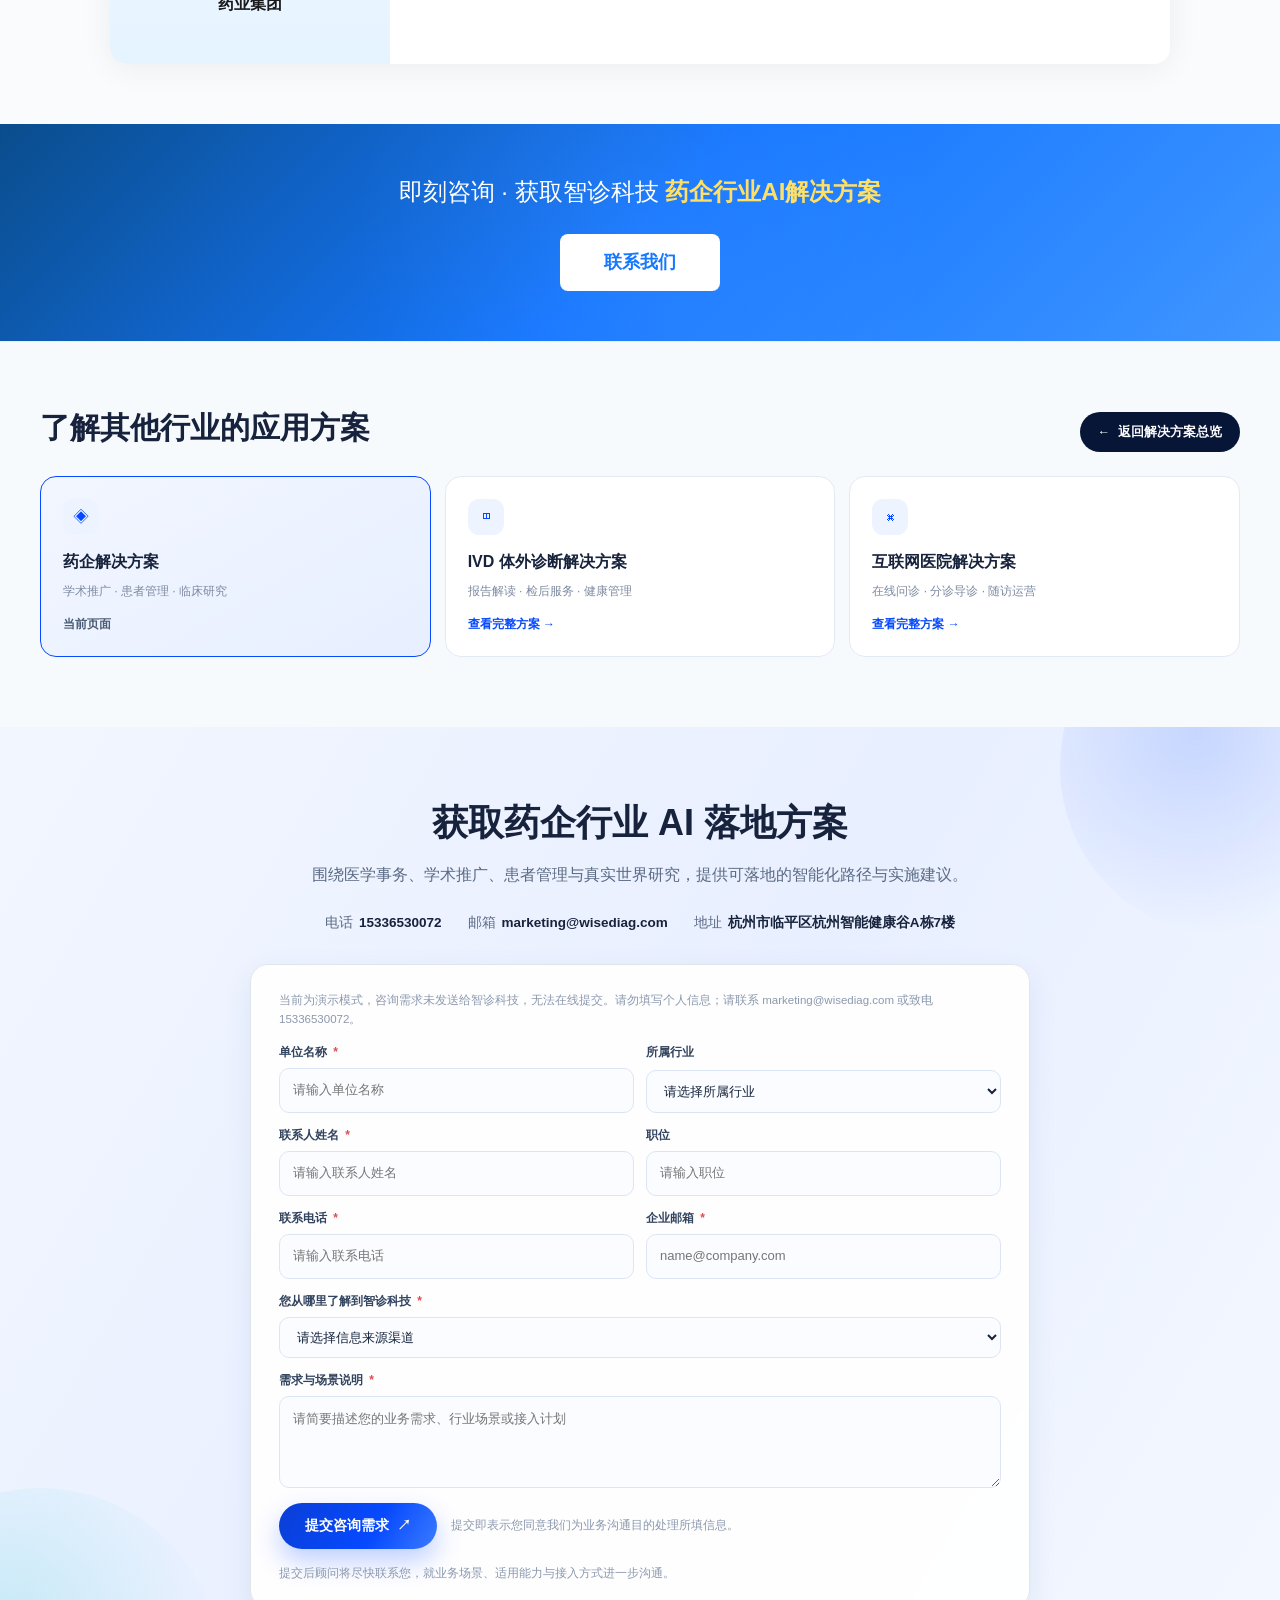
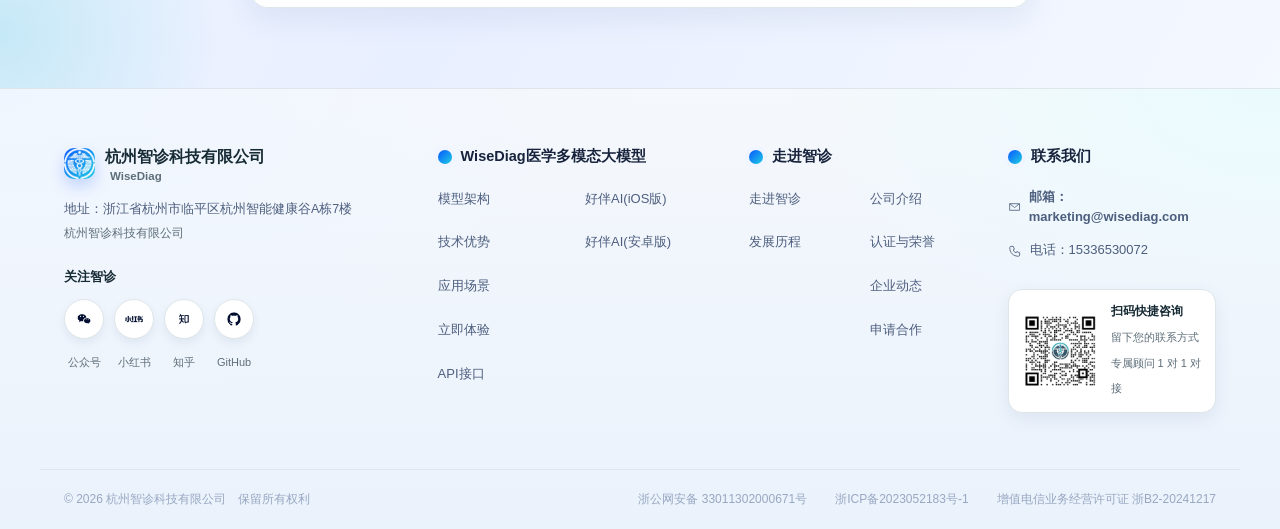
<file: solution-pharma.html>
<!DOCTYPE html>
<html lang="zh-CN">
<head>
    <meta charset="UTF-8">
    <meta name="viewport" content="width=device-width, initial-scale=1.0">
  <link rel="icon" href="assets/footer/logo-wisediag.png">
    <title>药企解决方案｜智诊科技 WiseDiag</title>
    <meta name="description" content="智诊科技基于 WiseDiag 医学大模型，为药企提供学术资料检索、合规患者教育、依从性记录与临床研究数据整理支持，医疗判断与药物警戒安全事件由专业人员处理。">
    <meta name="keywords" content="智诊科技,WiseDiag,药企 AI,学术推广,患者管理,RWE,真实世界研究,临床研究Agent">
    <meta name="author" content="智诊科技">

    <style>
        * { margin: 0; padding: 0; box-sizing: border-box; }
        html, body { min-height: 100vh; }
        body {
            font-family: -apple-system, BlinkMacSystemFont, 'Segoe UI', 'PingFang SC', 'Hiragino Sans GB', 'Microsoft YaHei', sans-serif;
            line-height: 1.6; color: #333; display: flex; flex-direction: column;
        }
        main { flex: 1; }

        /* ====== 导航 ====== */
        .header {
            position: fixed; top: 0; left: 0; right: 0;
            background: rgba(255,255,255,0.95); backdrop-filter: blur(10px);
            z-index: 1000; border-bottom: 1px solid rgba(0,0,0,0.06);
            box-shadow: 0 2px 20px rgba(0,0,0,0.06);
        }
        .header-container {
            max-width: 1200px; margin: 0 auto; padding: 0 20px;
            display: flex; justify-content: space-between; align-items: center; height: 70px;
        }
        .logo-text { font-size: 22px; font-weight: 700; color: #1677FF; text-decoration: none; letter-spacing: 1px; }
        .logo-text span { color: #666; font-weight: 500; font-size: 14px; margin-left: 8px; }
        .nav-menu { display: flex; list-style: none; gap: 36px; }
        .nav-link { text-decoration: none; color: #333; font-weight: 500; font-size: 16px; padding: 10px 0; position: relative; cursor: pointer; transition: color 0.3s; }
        .nav-link::after { content:''; position:absolute; bottom:0; left:0; width:0; height:3px; background:#1677FF; transition:width 0.3s; }
        .nav-link:hover::after, .nav-link.active::after { width: 100%; }
        .nav-link:hover, .nav-link.active { color: #1677FF; }

        /* ====== 下拉菜单 ====== */
        .dropdown { position: relative; }
        .dropdown-menu {
            position: absolute; top: 100%; left: 50%; transform: translateX(-50%) translateY(8px);
            background: #fff; border-radius: 12px; box-shadow: 0 8px 32px rgba(0,0,0,0.12);
            padding: 8px 0; min-width: 160px; opacity: 0; visibility: hidden;
            transition: all 0.25s cubic-bezier(0.4,0,0.2,1); z-index: 1001;
            border: 1px solid rgba(0,0,0,0.06);
        }
        .dropdown:hover .dropdown-menu {
            opacity: 1; visibility: visible; transform: translateX(-50%) translateY(0);
        }
        .dropdown-item {
            display: block; padding: 10px 20px; color: #333; font-size: 14px;
            text-decoration: none; transition: all 0.2s; white-space: nowrap;
        }
        .dropdown-item:hover { background: #F0F7FF; color: #1677FF; }
        .dropdown-item.active { color: #1677FF; font-weight: 600; background: #F0F7FF; }
        .dropdown-arrow {
            display: inline-block; width: 0; height: 0;
            border-left: 4px solid transparent; border-right: 4px solid transparent;
            border-top: 4px solid currentColor; margin-left: 5px; vertical-align: middle;
            transition: transform 0.2s;
        }
        .dropdown:hover .dropdown-arrow { transform: rotate(180deg); }

        /* ====== Banner ====== */
        .banner {
            width: 100%; height: 460px; display: flex; align-items: center; justify-content: center;
            position: relative; overflow: hidden;
            background: linear-gradient(135deg, #0A4D8C 0%, #1677FF 40%, #4096FF 70%, #69B1FF 100%);
        }
        .banner::before { content:''; position:absolute; top:-100px; right:-100px; width:500px; height:500px; background:radial-gradient(circle,rgba(255,255,255,0.08) 0%,transparent 70%); border-radius:50%; }
        .banner::after { content:''; position:absolute; bottom:-150px; left:-100px; width:400px; height:400px; background:radial-gradient(circle,rgba(255,255,255,0.06) 0%,transparent 70%); border-radius:50%; }
        .banner-content-wrapper { position: relative; width: 1100px; max-width: 100%; z-index: 20; padding: 0 20px; display: flex; align-items: center; gap: 40px; }
        .banner-content { max-width: 560px; flex-shrink: 0; }
        .banner-showcase { flex-shrink: 0; width: 420px; display: flex; gap: 0; }
        .banner-showcase img { width: 140px; height: auto; object-fit: cover; border-radius: 12px; box-shadow: 0 8px 32px rgba(0,0,0,0.18); }
        .banner-title { font-size: 38px; font-weight: 700; color: #fff; margin-bottom: 20px; line-height: 1.3; letter-spacing: 1px; }
        .banner-title .hl { background: linear-gradient(90deg,#FFE066,#FFD43B); -webkit-background-clip:text; -webkit-text-fill-color:transparent; background-clip:text; }
        .banner-text { font-size: 16px; line-height: 1.8; color: rgba(255,255,255,0.9); margin-bottom: 32px; }
        .banner-buttons { display: flex; gap: 16px; }
        .banner-btn { padding: 12px 36px; border-radius: 8px; font-size: 16px; font-weight: 500; cursor: pointer; text-decoration: none; transition: all 0.3s; display: inline-block; }
        .banner-btn-primary { background: #fff; color: #1677FF; border: none; }
        .banner-btn-primary:hover { transform: translateY(-2px); box-shadow: 0 8px 24px rgba(0,0,0,0.2); }
        .banner-btn-secondary { background: transparent; color: #fff; border: 1px solid rgba(255,255,255,0.5); }
        .banner-btn-secondary:hover { background: rgba(255,255,255,0.1); border-color: #fff; }

        /* ====== 通用 Section ====== */
        .section { max-width: 1100px; margin: 0 auto; padding: 60px 20px; }
        .section-title { font-size: 28px; font-weight: 700; text-align: center; margin-bottom: 12px; color: #1a1a1a; }
        .section-title .accent { color: #1677FF; }
        .section-subtitle { font-size: 16px; color: #888; text-align: center; margin-bottom: 50px; }
        .section-h1 { font-size: 28px; font-weight: 700; color: #1677FF; padding-left: 16px; position: relative; margin-bottom: 40px; }
        .section-h1::before { content:''; position:absolute; left:0; top:20%; width:4px; background:#1677FF; height:60%; border-radius:2px; }

        /* ====== 痛点卡片 ====== */
        .pain-cards { display: grid; grid-template-columns: repeat(4, 1fr); gap: 24px; }
        .pain-card { background: #fff; border-radius: 12px; padding: 36px 24px; box-shadow: 0 4px 24px rgba(0,0,0,0.06); border-top: 4px solid #FF6B6B; transition: transform 0.3s, box-shadow 0.3s; }
        .pain-card:hover { transform: translateY(-4px); box-shadow: 0 8px 32px rgba(0,0,0,0.1); }
        .pain-num { font-size: 36px; font-weight: 800; color: #FFD6D6; line-height: 1; margin-bottom: 16px; letter-spacing: -1px; }
        .pain-card h3 { font-size: 17px; font-weight: 600; margin-bottom: 12px; color: #1a1a1a; }
        .pain-card p { font-size: 14px; color: #666; line-height: 1.8; }

        /* ====== 架构图区 ====== */
        .arch-section { background: linear-gradient(180deg, #F0F7FF 0%, #fff 100%); padding: 60px 0; }
        .arch-wrap { max-width: 1100px; margin: 0 auto; padding: 0 20px; }
        .arch-svg-container { width: 100%; overflow-x: auto; }

        /* ====== 核心能力区 ====== */
        .core-section { max-width: 1100px; margin: 0 auto; padding: 60px 20px; }
        .core-grid { display: flex; flex-wrap: wrap; justify-content: center; gap: 24px; }
        .core-card { background: #fff; border-radius: 16px; padding: 32px 28px; box-shadow: 0 2px 16px rgba(0,0,0,0.05); border: 1px solid #f0f0f0; transition: transform 0.3s, box-shadow 0.3s; width: calc((100% - 48px) / 3); box-sizing: border-box; }
        .core-card:hover { transform: translateY(-4px); box-shadow: 0 8px 32px rgba(22,119,255,0.10); }
        .core-card-num { font-size: 28px; font-weight: 800; color: #1677FF; line-height: 1; margin-bottom: 12px; letter-spacing: -1px; }
        .core-card h3 { font-size: 18px; font-weight: 700; color: #1a1a1a; margin-bottom: 6px; }
        .core-card .desc { font-size: 14px; color: #888; line-height: 1.6; margin-bottom: 18px; }
        .core-card ul { list-style: none; margin: 0; padding: 0; }
        .core-card li { display: flex; align-items: center; gap: 8px; font-size: 14px; color: #555; padding: 7px 0; }
        .core-card li::before { content:''; width: 6px; height: 6px; border-radius: 50%; background: #52C41A; flex-shrink: 0; }

        /* ====== 案例区 ====== */
        .case-section { background: #FAFBFC; padding: 60px 0; }
        .case-wrap { max-width: 1100px; margin: 0 auto; padding: 0 20px; }
        .case-header { text-align: center; margin-bottom: 36px; }
        .case-badge { display: inline-block; padding: 8px 24px; background: #F0F7FF; color: #1677FF; border-radius: 20px; font-size: 18px; font-weight: 600; margin-bottom: 16px; }
        .case-content { background: #fff; border-radius: 16px; box-shadow: 0 4px 32px rgba(0,0,0,0.06); overflow: hidden; display: flex; }
        .case-left { width: 280px; flex-shrink: 0; background: linear-gradient(180deg, #F0F7FF 0%, #E6F4FF 100%); display: flex; flex-direction: column; align-items: center; justify-content: center; padding: 48px 24px; gap: 20px; }
        .case-logo { width: 100px; height: 100px; border-radius: 16px; background: #fff; display: flex; align-items: center; justify-content: center; box-shadow: 0 4px 16px rgba(22,119,255,0.12); overflow: hidden; }
        .case-logo img { width: 80px; height: 80px; object-fit: contain; }
        .case-logo-placeholder { width: 80px; height: 80px; display: flex; align-items: center; justify-content: center; }
        .case-name { font-size: 16px; font-weight: 700; color: #1a1a1a; text-align: center; line-height: 1.5; }
        .case-right { flex: 1; padding: 40px 44px; display: flex; align-items: center; }
        .case-right p { font-size: 17px; color: #333; line-height: 2; margin: 0; }
        .case-right strong { color: #1677FF; }

        /* ====== CTA ====== */
        .cta-section { background: linear-gradient(135deg, #0A4D8C 0%, #1677FF 50%, #4096FF 100%); min-height: 200px; display: flex; flex-direction: column; align-items: center; justify-content: center; gap: 24px; padding: 50px 20px; position: relative; overflow: hidden; }
        .cta-section::before { content:''; position:absolute; top:50%; left:50%; transform:translate(-50%,-50%); width:600px; height:600px; background:radial-gradient(circle,rgba(255,255,255,0.05) 0%,transparent 70%); border-radius:50%; }
        .cta-text { font-size: 24px; color: #fff; text-align: center; line-height: 1.5; position: relative; z-index: 1; }
        .cta-text .hl { color: #FFE066; font-weight: 600; }
        .cta-btn { padding: 14px 44px; background: #fff; color: #1677FF; border: none; border-radius: 8px; font-size: 18px; font-weight: 600; cursor: pointer; transition: all 0.3s; text-decoration: none; position: relative; z-index: 1; }
        .cta-btn:hover { transform: translateY(-2px); box-shadow: 0 8px 24px rgba(0,0,0,0.2); }

        /* ====== Footer ====== */

        .contact-info p { color: rgba(255,255,255,0.7); font-size: 14px; line-height: 2; }
        .contact-info a { color: rgba(255,255,255,0.7); text-decoration: none; }


        /* ====== 响应式 ====== */
        @media (max-width: 900px) {
            .nav-menu { display: none; }
            .banner { height: auto; padding: 60px 0; }
            .banner-title { font-size: 26px; }
            .banner-content-wrapper { flex-direction: column; gap: 24px; }
            .banner-showcase { width: 100%; justify-content: center; overflow-x: auto; padding-bottom: 8px; }
            .banner-showcase img { width: 110px; min-width: 110px; }
            .pain-cards { grid-template-columns: 1fr; }
            .core-grid { flex-direction: column; align-items: center; }
            .core-card { width: 100%; max-width: 420px; }
            .case-content { flex-direction: column; }
            .case-left { width: 100%; padding: 32px 24px; }
            .case-right { padding: 32px 24px; }

        }
    </style>
    <link rel="stylesheet" href="site-shell.css">
    <link rel="stylesheet" href="lead-form.css">
  <link rel="stylesheet" href="ai-advisor.css">
<link rel="stylesheet" href="refresh.css">
</head>
<body>
    <!-- 导航 -->
    <header class="site-header">
    <nav class="shell nav" aria-label="主导航">
      <a class="brand" href="index.html" aria-label="智诊科技首页"><span class="brand-mark">◉</span><span><b>智诊科技</b><small>WiseDiag</small></span></a>
      <button class="mobile-menu" type="button" aria-label="打开导航">☰</button>
      <div class="nav-links">
        <a href="index.html">首页</a><a href="wisediag-model.html">WiseDiag 医学大模型</a><a href="haoban-ai.html">好伴 AI</a>
        <div class="products-menu">
          <button class="nav-trigger" type="button" aria-haspopup="true">产品服务 <span>⌄</span></button>
          <div class="mega-menu svc-panel">
            <div class="svc-head"><div><strong>产品服务</strong></div><p>智多星提供共享底座，支撑智小伴、智小医、智小检、智小药、智小康五个应用产品与 WiseClaw 智能体平台，点击查看对应页面。</p></div>
            <div class="svc-grid">
                
                <a class="svc-card" href="product-services.html#care"><i>CARE</i><span class="svc-t"><b>智小伴</b><small>Wise Care</small></span><em><span>医院</span><span>互联网医院</span><span>慢病管理中心</span><span>康养机构</span></em></a>
                <a class="svc-card" href="product-services.html#clinical"><i>CLIN</i><span class="svc-t"><b>智小医</b><small>Wise Clinical</small></span><em><span>公立医院</span><span>互联网医院</span><span>县域医共体</span><span>私立医疗</span></em></a>
                <a class="svc-card" href="product-services.html#diagnostics"><i>DX</i><span class="svc-t"><b>智小检</b><small>Wise Diagnostics</small></span><em><span>IVD 与检验</span><span>体检中心</span><span>医院检验科</span><span>第三方医检</span></em></a>
                <a class="svc-card span-half" href="product-services.html#pharma"><i>RX</i><span class="svc-t"><b>智小药</b><small>Wise Pharma</small></span><em><span>药企</span><span>医疗器械</span><span>医药流通</span><span>临床研究</span></em></a>
                <a class="svc-card span-half" href="product-services.html#workforce"><i>WF</i><span class="svc-t"><b>智小康</b><small>Wise Workforce</small></span><em><span>大型企业</span><span>健康险</span><span>体检中心</span><span>职业健康</span></em></a>
                <a class="svc-card wide" href="product-services.html#wiseclaw"><i>CLAW</i><span class="svc-t"><b>WiseClaw</b><small>Agent OS</small></span><em><span>智能体构建</span><span>流程编排</span><span>安全治理</span><span>快速接入</span></em></a>
<a class="svc-card wide" href="product-services.html#foundation"><i>BASE</i><span class="svc-t"><b>智多星</b><small>Wise Foundation</small></span><em><span>医疗模型</span><span>知识证据</span><span>数据治理</span><span>智能编排</span></em></a>
                
            </div>
          </div>
        </div>
        <div class="products-menu solutions-menu">
          <button class="nav-trigger is-current" type="button" aria-haspopup="true">解决方案 <span>⌄</span></button>
          <div class="mega-menu solution-mega">
            <div class="mega-intro"><div><span>行业解决方案</span><strong>解决方案</strong></div><p>让医疗 AI 能力融入真实业务流程。</p></div>
            <div class="mega-body solution-body">
              <section class="product-matrix">
                <p>行业解决方案</p>
                <div class="product-grid solution-grid">
                  <a href="solution-pharma.html" class="is-current"><b>药企</b><small>学术推广 · 患者管理 · 临床研究</small></a>
                  <a href="solution-ivd.html"><b>IVD 体外诊断</b><small>报告解读 · 检后服务</small></a>
                  <a href="solution-internet-hospital.html"><b>互联网医院</b><small>在线问诊 · 随访运营</small></a>
                  <a href="solutions.html#cases"><b>体检中心</b><small>团检报告辅助解读</small></a>
                  <a href="solutions.html#cases"><b>药房 / 医药流通</b><small>店员助手 · 药品资料查询</small></a>
                  <a href="solutions.html#cases"><b>商业健康保险</b><small>核保理赔 · 健管服务</small></a>
                  <a href="solutions.html#cases"><b>医美机构</b><small>术前咨询 · 术后随访</small></a>
                  <a href="solutions.html#cases"><b>中医养生</b><small>健康资料 · 养生科普</small></a>
                  <a href="solutions.html#cases"><b>营养保健品</b><small>营养咨询 · 复购运营</small></a>
                  <a href="solutions.html#cases"><b>模算智一体机</b><small>软硬一体本地部署</small></a>
                </div>
                <p class="matrix-note">其他场景可结合 WiseClaw 平台能力共同评估</p>
              </section>
              
            </div>
          </div>
        </div>
        <a href="enterprise-news.html">企业动态</a><a href="about.html">走进智诊</a>
      </div>
      <a class="nav-cta" href="#consult" data-lead="合作申请">合作申请 <span>↗</span></a>
    </nav>
  </header>

  <nav class="crumb-bar" aria-label="面包屑导航">
    <div class="shell crumb-inner">
      <ol class="crumb">
        <li><a href="index.html">首页</a></li>
        <li><a href="solutions.html">解决方案</a></li>
        <li aria-current="page">药企解决方案</li>
      </ol>
      <a class="crumb-back" href="solutions.html"><span>←</span> 返回解决方案总览</a>
    </div>
  </nav>

    <main>
        <!-- ============ Banner ============ -->
        <section class="banner" role="banner">
            <div class="banner-content-wrapper">
                <div class="banner-content">
                    <h1 class="banner-title">用 AI 连接医生、患者与临床科研<br>让<span class="hl">专业信息支持持续服务</span></h1>
                    <div class="banner-text">
                        围绕学术资料检索、合规患者教育与研究数据整理，为药企提供 AI 辅助工具。用药与疗程由医生判断，安全事件交由药物警戒专业人员处理。
                    </div>
                    <div class="banner-buttons">
                        <a href="#consult" class="banner-btn banner-btn-primary">获取方案</a>
                        <a href="#customer-case" class="banner-btn banner-btn-secondary">应用内容</a>
                    </div>
                </div>
                <!-- 右侧系统展示 -->
                <div class="banner-showcase">
                    <img src="images/chat-ui.png" alt="AI对话界面">
                    <img src="images/profile-ui.jpg" alt="健康档案界面">
                    <img src="images/report-ui.jpg" alt="报告解读界面">
                </div>
            </div>
        </section>

        <!-- ============ 痛点区 ============ -->
        <section class="section">
            <div class="section-h1">行业痛点</div>
            <div class="pain-cards">
                <!-- 痛点1 -->
                <div class="pain-card">
                    <div class="pain-num">01</div>
                    <h3>学术资料检索与审核繁琐</h3>
                    <p>产品资料分散，现场沟通难以及时找到依据；拜访记录依赖人工整理，内容是否超出说明书范围也需要专业审核。</p>
                </div>
                <!-- 痛点2 -->
                <div class="pain-card">
                    <div class="pain-num">02</div>
                    <h3>院外患者服务衔接不足</h3>
                    <p>患者离院后的随访、用药记录与安全信息收集缺少衔接，漏服、停药等情况需要记录并交由专业人员核实。</p>
                </div>
                <!-- 痛点3 -->
                <div class="pain-card">
                    <div class="pain-num">03</div>
                    <h3>研究数据整理与核对繁琐</h3>
                    <p>研究协调员需要反复录入和核对资料，多中心数据格式不一，给研究协作、质量核查与后续分析带来负担。</p>
                </div>
                <!-- 痛点4 -->
                <div class="pain-card">
                    <div class="pain-num">04</div>
                    <h3>学术服务协作要求提高</h3>
                    <p>面对资料更新与内容审核需求，单纯依赖人力扩张的推广方式难以为继，需要更清晰的知识管理与协作流程。</p>
                </div>
            </div>
        </section>

        <!-- ============ 架构图 ============ -->
        <section class="arch-section" id="arch">
            <div class="arch-wrap">
                <div class="section-title">AI<span class="accent">·</span>药企智慧服务引擎</div>
                <div class="section-subtitle">基于 WiseDiag 医学大模型的学术、患者服务与研究协作方案</div>
                <div class="arch-svg-container">
                    <svg viewBox="0 0 1060 480" style="width:100%; min-width: 800px;" xmlns="http://www.w3.org/2000/svg">
                        <defs>
                            <linearGradient id="g1" x1="0" y1="0" x2="1" y2="1">
                                <stop offset="0%" stop-color="#1677FF"/><stop offset="100%" stop-color="#0A4D8C"/>
                            </linearGradient>
                            <linearGradient id="g2" x1="0" y1="0" x2="0" y2="1">
                                <stop offset="0%" stop-color="#F0F7FF"/><stop offset="100%" stop-color="#E6F4FF"/>
                            </linearGradient>
                            <filter id="shadow"><feDropShadow dx="0" dy="2" stdDeviation="4" flood-opacity="0.08"/></filter>
                        </defs>

                        <!-- L0: 核心引擎 -->
                        <rect x="350" y="20" width="360" height="70" rx="12" fill="url(#g1)" filter="url(#shadow)"/>
                        <text x="530" y="50" text-anchor="middle" fill="#fff" font-size="18" font-weight="700">WiseDiag 医学大模型</text>
                        <text x="530" y="72" text-anchor="middle" fill="rgba(255,255,255,0.8)" font-size="12">医学知识检索 · 资料整理 · 人工复核</text>

                        <!-- 连线 L0→L1 -->
                        <line x1="430" y1="90" x2="200" y2="140" stroke="#ADC6FF" stroke-width="2" stroke-dasharray="6,4"/>
                        <line x1="530" y1="90" x2="530" y2="140" stroke="#ADC6FF" stroke-width="2" stroke-dasharray="6,4"/>
                        <line x1="630" y1="90" x2="860" y2="140" stroke="#ADC6FF" stroke-width="2" stroke-dasharray="6,4"/>

                        <!-- L1: 三大AI角色 -->
                        <!-- 角色1 -->
                        <rect x="60" y="140" width="280" height="90" rx="12" fill="#fff" stroke="#1677FF" stroke-width="1.5" filter="url(#shadow)"/>
                        <rect x="60" y="140" width="280" height="32" rx="12" fill="#1677FF"/>
                        <rect x="60" y="152" width="280" height="20" fill="#1677FF"/>
                        <text x="200" y="161" text-anchor="middle" fill="#fff" font-size="14" font-weight="600">学术推广</text>
                        <text x="200" y="195" text-anchor="middle" fill="#555" font-size="12">审核资料检索 · 答复草稿</text>
                        <text x="200" y="215" text-anchor="middle" fill="#555" font-size="12">拜访记录整理 · 人工审核</text>

                        <!-- 角色2 -->
                        <rect x="390" y="140" width="280" height="90" rx="12" fill="#fff" stroke="#1677FF" stroke-width="1.5" filter="url(#shadow)"/>
                        <rect x="390" y="140" width="280" height="32" rx="12" fill="#1677FF"/>
                        <rect x="390" y="152" width="280" height="20" fill="#1677FF"/>
<text x="530" y="161" text-anchor="middle" fill="#fff" font-size="14" font-weight="600">患者管理</text>
                        <text x="530" y="195" text-anchor="middle" fill="#555" font-size="12">随访记录 · 安全线索转专业人员</text>
                        <text x="530" y="215" text-anchor="middle" fill="#555" font-size="12">依从性记录 · 按医嘱提醒</text>

                        <!-- 角色3 -->
                        <rect x="720" y="140" width="280" height="90" rx="12" fill="#fff" stroke="#1677FF" stroke-width="1.5" filter="url(#shadow)"/>
                        <rect x="720" y="140" width="280" height="32" rx="12" fill="#1677FF"/>
                        <rect x="720" y="152" width="280" height="20" fill="#1677FF"/>
<text x="860" y="161" text-anchor="middle" fill="#fff" font-size="14" font-weight="600">临床研究</text>
                        <text x="860" y="195" text-anchor="middle" fill="#555" font-size="12">病历信息提取 · 研究监查辅助</text>
                        <text x="860" y="215" text-anchor="middle" fill="#555" font-size="12">分析材料拟稿 · 研究团队审核</text>

                        <!-- 连线 L1→L2 -->
                        <line x1="200" y1="230" x2="200" y2="270" stroke="#ADC6FF" stroke-width="2" stroke-dasharray="6,4"/>
                        <line x1="530" y1="230" x2="530" y2="270" stroke="#ADC6FF" stroke-width="2" stroke-dasharray="6,4"/>
                        <line x1="860" y1="230" x2="860" y2="270" stroke="#ADC6FF" stroke-width="2" stroke-dasharray="6,4"/>

                        <!-- L2: 触达渠道 -->
                        <rect x="80" y="270" width="240" height="56" rx="10" fill="url(#g2)" stroke="#D6E4FF" stroke-width="1"/>
                        <text x="200" y="295" text-anchor="middle" fill="#1677FF" font-size="13" font-weight="600">飞书 · 企业微信</text>
                        <text x="200" y="313" text-anchor="middle" fill="#888" font-size="11">学术资料检索 · 工作台接入</text>

                        <rect x="410" y="270" width="240" height="56" rx="10" fill="url(#g2)" stroke="#D6E4FF" stroke-width="1"/>
                        <text x="530" y="295" text-anchor="middle" fill="#1677FF" font-size="13" font-weight="600">患者沟通 · 专家授权助手</text>
                        <text x="530" y="313" text-anchor="middle" fill="#888" font-size="11">随访记录 · 安全线索收集 · 科普</text>

                        <rect x="740" y="270" width="240" height="56" rx="10" fill="url(#g2)" stroke="#D6E4FF" stroke-width="1"/>
                        <text x="860" y="295" text-anchor="middle" fill="#1677FF" font-size="13" font-weight="600">多中心研究平台</text>
                        <text x="860" y="313" text-anchor="middle" fill="#888" font-size="11">研究录入 · 监查辅助 · 进度看板</text>

                        <!-- 底部：业务闭环 -->
                        <line x1="200" y1="326" x2="200" y2="365" stroke="#ADC6FF" stroke-width="2" stroke-dasharray="6,4"/>
                        <line x1="530" y1="326" x2="530" y2="365" stroke="#ADC6FF" stroke-width="2" stroke-dasharray="6,4"/>
                        <line x1="860" y1="326" x2="860" y2="365" stroke="#ADC6FF" stroke-width="2" stroke-dasharray="6,4"/>

                        <!-- 业务闭环背景 - 与上行触达渠道对齐 -->
                        <rect x="80" y="368" width="900" height="72" rx="12" fill="#F5F9FF" stroke="#D6E4FF" stroke-width="1"/>

                        <!-- 药前 蓝 -->
                        <rect x="144" y="382" width="90" height="34" rx="17" fill="#1677FF" filter="url(#shadow)"/>
                        <text x="189" y="404" text-anchor="middle" fill="#fff" font-size="12" font-weight="600">学术推广</text>
                        <text x="246" y="405" text-anchor="middle" fill="#1677FF" font-size="15" font-weight="700">›</text>
                        <rect x="258" y="382" width="90" height="34" rx="17" fill="#1677FF" filter="url(#shadow)"/>
                        <text x="303" y="404" text-anchor="middle" fill="#fff" font-size="12" font-weight="600">医生触达</text>

                        <!-- 药中 绿 -->
                        <text x="360" y="405" text-anchor="middle" fill="#52C41A" font-size="15" font-weight="700">›</text>
                        <rect x="372" y="382" width="90" height="34" rx="17" fill="#52C41A" filter="url(#shadow)"/>
                        <text x="417" y="404" text-anchor="middle" fill="#fff" font-size="12" font-weight="600">医生开具处方</text>
                        <text x="473" y="405" text-anchor="middle" fill="#52C41A" font-size="15" font-weight="700">›</text>
                        <rect x="485" y="382" width="90" height="34" rx="17" fill="#52C41A" filter="url(#shadow)"/>
                        <text x="530" y="404" text-anchor="middle" fill="#fff" font-size="12" font-weight="600">患者随访</text>
                        <text x="587" y="405" text-anchor="middle" fill="#52C41A" font-size="15" font-weight="700">›</text>
                        <rect x="599" y="382" width="90" height="34" rx="17" fill="#52C41A" filter="url(#shadow)"/>
                        <text x="644" y="404" text-anchor="middle" fill="#fff" font-size="12" font-weight="600">依从性记录</text>

                        <!-- 药后 橙 -->
                        <text x="701" y="405" text-anchor="middle" fill="#FA8C16" font-size="15" font-weight="700">›</text>
                        <rect x="713" y="382" width="90" height="34" rx="17" fill="#FA8C16" filter="url(#shadow)"/>
                        <text x="758" y="404" text-anchor="middle" fill="#fff" font-size="12" font-weight="600">数据采集</text>
                        <text x="815" y="405" text-anchor="middle" fill="#FA8C16" font-size="15" font-weight="700">›</text>
                        <rect x="827" y="382" width="90" height="34" rx="17" fill="#FA8C16" filter="url(#shadow)"/>
                        <text x="872" y="404" text-anchor="middle" fill="#fff" font-size="12" font-weight="600">研究支持</text>

                        <text x="530" y="430" text-anchor="middle" fill="#888" font-size="11">授权采集 · 专业审核 · 研究协作</text>

                        <!-- 数据标签 -->
                        <rect x="80" y="450" width="180" height="24" rx="12" fill="#52C41A" opacity="0.1"/>
                        <text x="170" y="466" text-anchor="middle" fill="#389E0D" font-size="11" font-weight="600">患者服务支持</text>

                        <rect x="440" y="450" width="180" height="24" rx="12" fill="#52C41A" opacity="0.1"/>
                        <text x="530" y="466" text-anchor="middle" fill="#389E0D" font-size="11" font-weight="600">机构流程协作</text>

                        <rect x="800" y="450" width="180" height="24" rx="12" fill="#52C41A" opacity="0.1"/>
                        <text x="890" y="466" text-anchor="middle" fill="#389E0D" font-size="11" font-weight="600">专家授权助手</text>
                    </svg>
                </div>
            </div>
        </section>

        <!-- ============ 核心能力区 ============ -->
        <section class="core-section">
            <div class="section-title">核心<span class="accent">能力</span></div>
            <div class="section-subtitle">学术支持、患者服务与研究协作，明确人工审核边界</div>

            <div class="core-grid">
                <!-- 01 学术推广Agent -->
                <div class="core-card">
                    <div class="core-card-num">01</div>
                    <h3>学术支持助手</h3>
                    <p class="desc">基于经审核的说明书与学术资料，辅助检索、答复拟稿与内容制作，发布前由专业人员审核。</p>
                    <ul>
                        <li>产品知识检索 · 资料版本管理</li>
                        <li>产品资料对照 · 常见问题答复草稿</li>
                        <li>拜访记录整理 · 合规审核辅助</li>
                        <li>学术演示与内容草稿 · 人工审核后使用</li>
                    </ul>
                </div>

                <!-- 02 患者全程管理Agent -->
                <div class="core-card">
                    <div class="core-card-num">02</div>
                    <h3>患者服务助手</h3>
                    <p class="desc">支持合规患者教育、依从性记录与随访协作，不以延长疗程为目标；用药调整由医生判断。</p>
                    <ul>
                        <li>授权建档 · 初始健康信息采集</li>
                        <li>安全事件线索收集 · 转药物警戒（PV）人员处理</li>
                        <li>用药记录整理 · 漏服停药线索转人工</li>
                        <li>按医嘱提醒复诊 · 随访记录核对</li>
                    </ul>
                </div>

                <!-- 03 临床研究Agent -->
                <div class="core-card">
                    <div class="core-card-num">03</div>
                    <h3>临床研究助手</h3>
                    <p class="desc">辅助研究资料整理、数据核查与多中心协作；研究方案、统计分析及结论由专业团队审核。</p>
                    <ul>
                        <li>WiseOCR 病历信息提取 · 人工核对</li>
                        <li>研究监查辅助 · 数据疑问流转</li>
                        <li>多中心研究进度看板</li>
                        <li>生存曲线绘制辅助 · 统计分析计划（SAP）拟稿</li>
                    </ul>
                </div>

                <!-- 04 专家分身 -->
                <div class="core-card">
                    <div class="core-card-num">04</div>
                    <h3>专家授权 AI 助手</h3>
                    <p class="desc">基于医生授权且经审核的资料辅助科普答疑，不代表医生执业，不开展自动诊断或处方服务。</p>
                    <ul>
                        <li>授权资料管理 · 内容版本核对</li>
                        <li>群内答疑限审核资料 · 个体问题转人工</li>
                        <li>科普文案辅助生成 · 人工审核后发布</li>
                        <li>数字形象授权使用 · 明确 AI 身份</li>
                    </ul>
                </div>

                <!-- 05 医学文档识别 -->
                <div class="core-card">
                    <div class="core-card-num">05</div>
                    <h3>医学文档识别</h3>
                    <p class="desc">通过文字识别整理病历与检验单，辅助字段提取和录入，识别结果需人工核对</p>
                    <ul>
                        <li>纸质病历 · 检验报告信息提取</li>
                        <li>缺失字段提示 · 录入核对辅助</li>
                        <li>电子数据采集系统预填报辅助</li>
                        <li>按项目要求留存数据修改记录</li>
                    </ul>
                </div>

                <!-- 06 私域运营 -->
                <div class="core-card">
                    <div class="core-card-num">06</div>
                    <h3>患者随访协作</h3>
                    <p class="desc">按授权与医护确认的计划提供随访提醒，异常线索转人工核实，不自动调整治疗方案。</p>
                    <ul>
                        <li>按医嘱设置用药记录提醒</li>
                        <li>漏服停药记录提示 · 人工核实</li>
                        <li>随访到期提醒 · 待办管理</li>
                        <li>异常线索提示 · 转交专业人员</li>
                    </ul>
                </div>
            </div>
        </section>

        <!-- ============ 客户案例 ============ -->
        <section class="case-section" id="customer-case">
            <div class="case-wrap">
                <div class="case-header">
                    <div class="case-badge">行业应用内容</div>
                </div>
                <div class="case-content">
                    <div class="case-left">
                        <div class="case-logo">
                            <div class="case-logo-placeholder">
                                <svg viewBox="0 0 80 80" xmlns="http://www.w3.org/2000/svg">
                                    <rect x="14" y="18" width="52" height="48" rx="6" fill="#1677FF" opacity="0.08"/>
                                    <circle cx="40" cy="36" r="14" fill="none" stroke="#1677FF" stroke-width="3"/>
                                    <path d="M40 28 L40 44 M32 36 L48 36" stroke="#1677FF" stroke-width="3" stroke-linecap="round"/>
                                    <text x="40" y="62" text-anchor="middle" fill="#1677FF" font-size="8" font-weight="700">CTTQ</text>
                                </svg>
                            </div>
                        </div>
                        <div class="case-name">正大天晴<br>药业集团</div>
                    </div>
                    <div class="case-right">
                        <p>
                            药企应用可围绕<strong>学术资料检索、患者教育与随访记录、临床研究数据整理</strong>展开。学术内容基于审核资料拟稿并经人工审核后使用；患者服务支持依从性记录，安全事件线索转药物警戒专业人员处理，不以延长疗程为目标；研究数据与分析材料由研究团队核对，实际实施范围以项目确认内容为准。
                        </p>
                    </div>
                </div>
            </div>
        </section>

        <!-- ============ CTA ============ -->
        <section class="cta-section" id="consult">
            <div class="cta-text">
                即刻咨询 · 获取智诊科技 <span class="hl">药企行业AI解决方案</span>
            </div>
            <a href="#contact" class="cta-btn" data-lead="药企解决方案咨询">联系我们</a>
        </section>
    

  <section class="industry-switch">
    <div class="switch-inner">
      <div class="switch-head">
        <div>
          
          <h2>了解其他行业的应用方案</h2>
        </div>
        <a class="switch-all" href="solutions.html"><span>←</span> 返回解决方案总览</a>
      </div>
      <div class="switch-grid">
          <a class="switch-card is-current" href="solution-pharma.html" aria-current="page"><i>◈</i><b>药企解决方案</b><small>学术推广 · 患者管理 · 临床研究</small><em>当前页面</em></a>
          <a class="switch-card" href="solution-ivd.html"><i>◫</i><b>IVD 体外诊断解决方案</b><small>报告解读 · 检后服务 · 健康管理</small><em>查看完整方案 →</em></a>
          <a class="switch-card" href="solution-internet-hospital.html"><i>⌘</i><b>互联网医院解决方案</b><small>在线问诊 · 分诊导诊 · 随访运营</small><em>查看完整方案 →</em></a>
      </div>
    </div>
  </section>
      <section class="lead-section" id="contact">
      <div class="lead-inner">
        
        <h2 class="lead-title">获取药企行业 AI 落地方案</h2>
        <p class="lead-sub">围绕医学事务、学术推广、患者管理与真实世界研究，提供可落地的智能化路径与实施建议。</p>
        <ul class="lead-contacts"><li>电话 <b>15336530072</b></li><li>邮箱 <b>marketing@wisediag.com</b></li><li>地址 <b>杭州市临平区杭州智能健康谷A栋7楼</b></li></ul>
        <div class="cta-form-wrap"><form class="lf-form lf-host" novalidate=""></form><p class="cta-inline-note" style="margin:14px 0 0;text-align:left;color:#8b98ad;font-size:12px;line-height:1.7;">提交后顾问将尽快联系您，就业务场景、适用能力与接入方式进一步沟通。</p></div>
      </div>
    </section>
  </main>
  <!-- footer:v2026-09-03-r4 -->
  <footer class="site-footer">
    <div class="footer-grid">

      <!-- 列 1：公司信息 + 关注智诊 -->
      <div class="footer-company">
        <a class="brand" href="index.html">
          <img class="brand-mark" src="assets/footer/logo-wisediag.png" alt="智诊科技 WiseDiag">
          <span><b>杭州智诊科技有限公司</b><small>WiseDiag</small></span>
        </a>
        <p class="addr">
          <span>地址：浙江省杭州市临平区杭州智能健康谷A栋7楼</span>
          <span class="line2">杭州智诊科技有限公司</span>
        </p>

        <div class="social-block">
          <p class="title">关注智诊</p>
          <div class="social-grid">
            <a class="social-item" href="javascript:void(0)" aria-label="微信公众号">
              <img src="assets/footer/icon-wechat.png" alt="">
              <span class="social-qr"><img src="assets/footer/qr-wechat.png" alt="微信公众号二维码"></span>
            </a>
            <a class="social-item" href="javascript:void(0)" aria-label="小红书">
              <img src="assets/footer/icon-xhs.png" alt="">
              <span class="social-qr"><img src="assets/footer/qr-xhs.png" alt="小红书二维码"></span>
            </a>
            <a class="social-item" href="javascript:void(0)" aria-label="知乎">
              <img src="assets/footer/icon-zhihu.png" alt="">
              <span class="social-qr"><img src="assets/footer/qr-zhihu.png" alt="知乎二维码"></span>
            </a>
            <a class="social-item" href="https://github.com/WiseDiag" target="_blank" rel="noopener" aria-label="GitHub">
              <img src="assets/footer/icon-github.png" alt="">
              <span class="social-qr"><img src="assets/footer/qr-github.png" alt="GitHub 二维码"><small>github.com/WiseDiag</small></span>
            </a>
          </div>
          <div class="social-caption">
            <span>公众号</span>
            <span>小红书</span>
            <span>知乎</span>
            <span>GitHub</span>
          </div>
        </div>
      </div>

      <!-- 列 2：WiseDiag医学多模态大模型 -->
      <div>
        <h3>WiseDiag医学多模态大模型</h3>
        <div class="nav-double">
          <a href="wisediag-model.html">模型架构</a>
          <a href="haoban-ai.html">好伴AI(iOS版)</a>
          <a href="wisediag-model.html#advantages">技术优势</a>
          <a href="haoban-ai.html">好伴AI(安卓版)</a>
          <a href="solutions.html">应用场景</a>
          <span></span>
          <a href="haoban-ai.html">立即体验</a>
          <span></span>
          <a href="wisediag-model.html#api">API接口</a>
        </div>
      </div>

      <!-- 列 3：走进智诊 -->
      <div>
        <h3>走进智诊</h3>
        <div class="nav-double">
          <a href="about.html">走进智诊</a>
          <a href="about.html#company">公司介绍</a>
          <a href="about.html#milestones">发展历程</a>
          <a href="about.html#honors">认证与荣誉</a>
          <span></span>
          <a href="enterprise-news.html">企业动态</a>
          <span></span>
          <a href="#contact" data-lead="申请合作">申请合作</a>
        </div>
      </div>

      <!-- 列 4：联系我们 + 二维码 -->
      <div class="footer-contact">
        <h3>联系我们</h3>
        <a class="email" href="mailto:marketing@wisediag.com">
          <svg width="14" height="14" viewBox="0 0 24 24" fill="none"><path d="M3 6h18v12H3z M3 6l9 7 9-7" stroke="currentColor" stroke-width="1.5"/></svg>
          邮箱：marketing@wisediag.com
        </a>
        <a class="tel" href="tel:15336530072">
          <svg width="14" height="14" viewBox="0 0 24 24" fill="none"><path d="M5 4h4l2 5-2 1c1 3 2 4 5 5l1-2 5 2v4c0 1-1 2-2 2C9 21 3 15 3 6c0-1 1-2 2-2z" stroke="currentColor" stroke-width="1.5"/></svg>
          电话：15336530072
        </a>
        <div class="qr">
          <img src="assets/footer/qr-consult.png" alt="扫码快捷咨询二维码">
          <div>
            <strong>扫码快捷咨询</strong>
            <small>留下您的联系方式<br>专属顾问 1 对 1 对接</small>
          </div>
        </div>
      </div>

    </div>

    <!-- 底部条 -->
    <div class="footer-bottom">
      <span class="copyright">© 2026 杭州智诊科技有限公司　保留所有权利</span>
      <span class="beian">
        <a href="https://beian.mps.gov.cn/#/query/webSearch" target="_blank" rel="noopener">浙公网安备 33011302000671号</a>
        <a href="https://beian.miit.gov.cn/#/Integrated/index" target="_blank" rel="noopener">浙ICP备2023052183号-1</a>
        <a href="https://dxzhgl.miit.gov.cn/#/home" target="_blank" rel="noopener">增值电信业务经营许可证 浙B2-20241217</a>
      </span>
    </div>
  </footer>
  
  
  
  

  <script>
    // 移动端导航
    const menuButton = document.querySelector('.mobile-menu');
    const navLinks = document.querySelector('.nav-links');
    menuButton.addEventListener('click', () => navLinks.classList.toggle('is-open'));
  </script>
  <script src="nav-menu.js" defer></script>
  <script src="lead-form.js" defer></script>
  <script src="ai-advisor.js" defer></script>
<script src="refresh.js" defer></script>
</body>
</html>
</file>
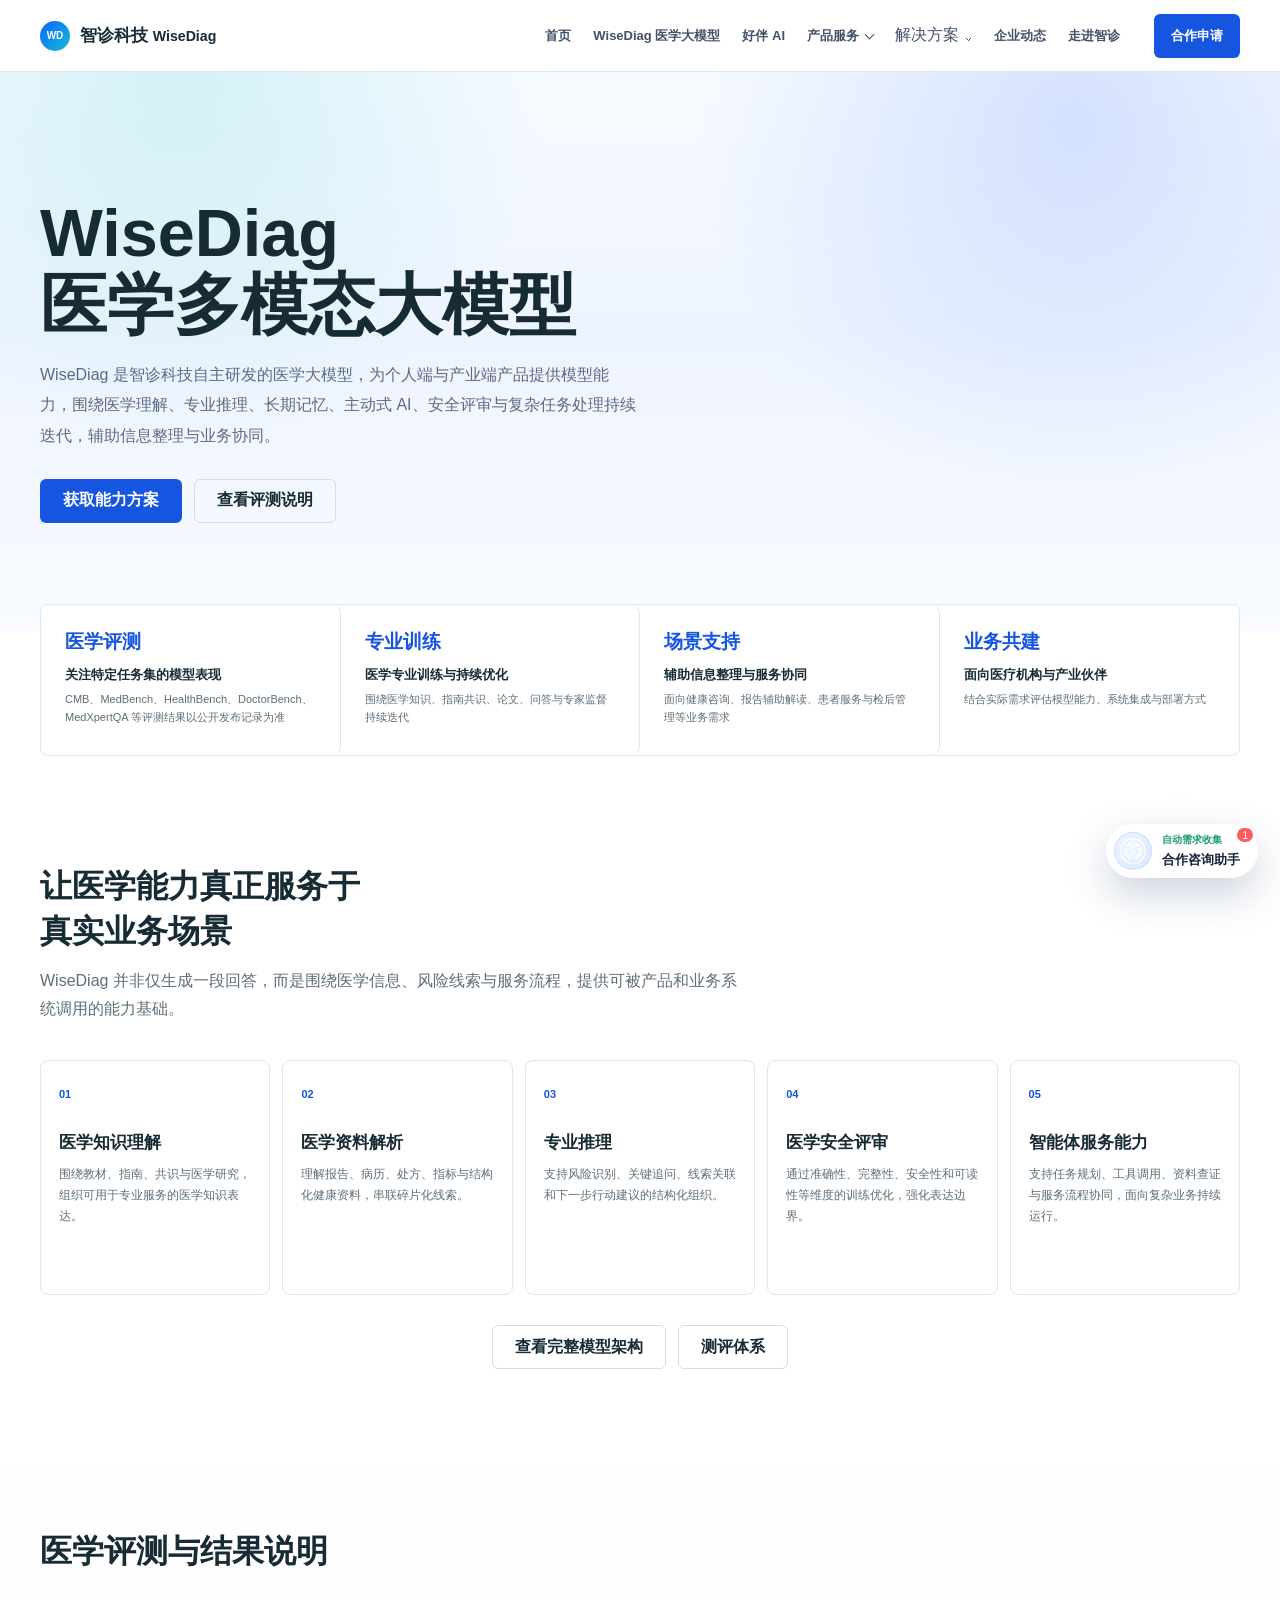
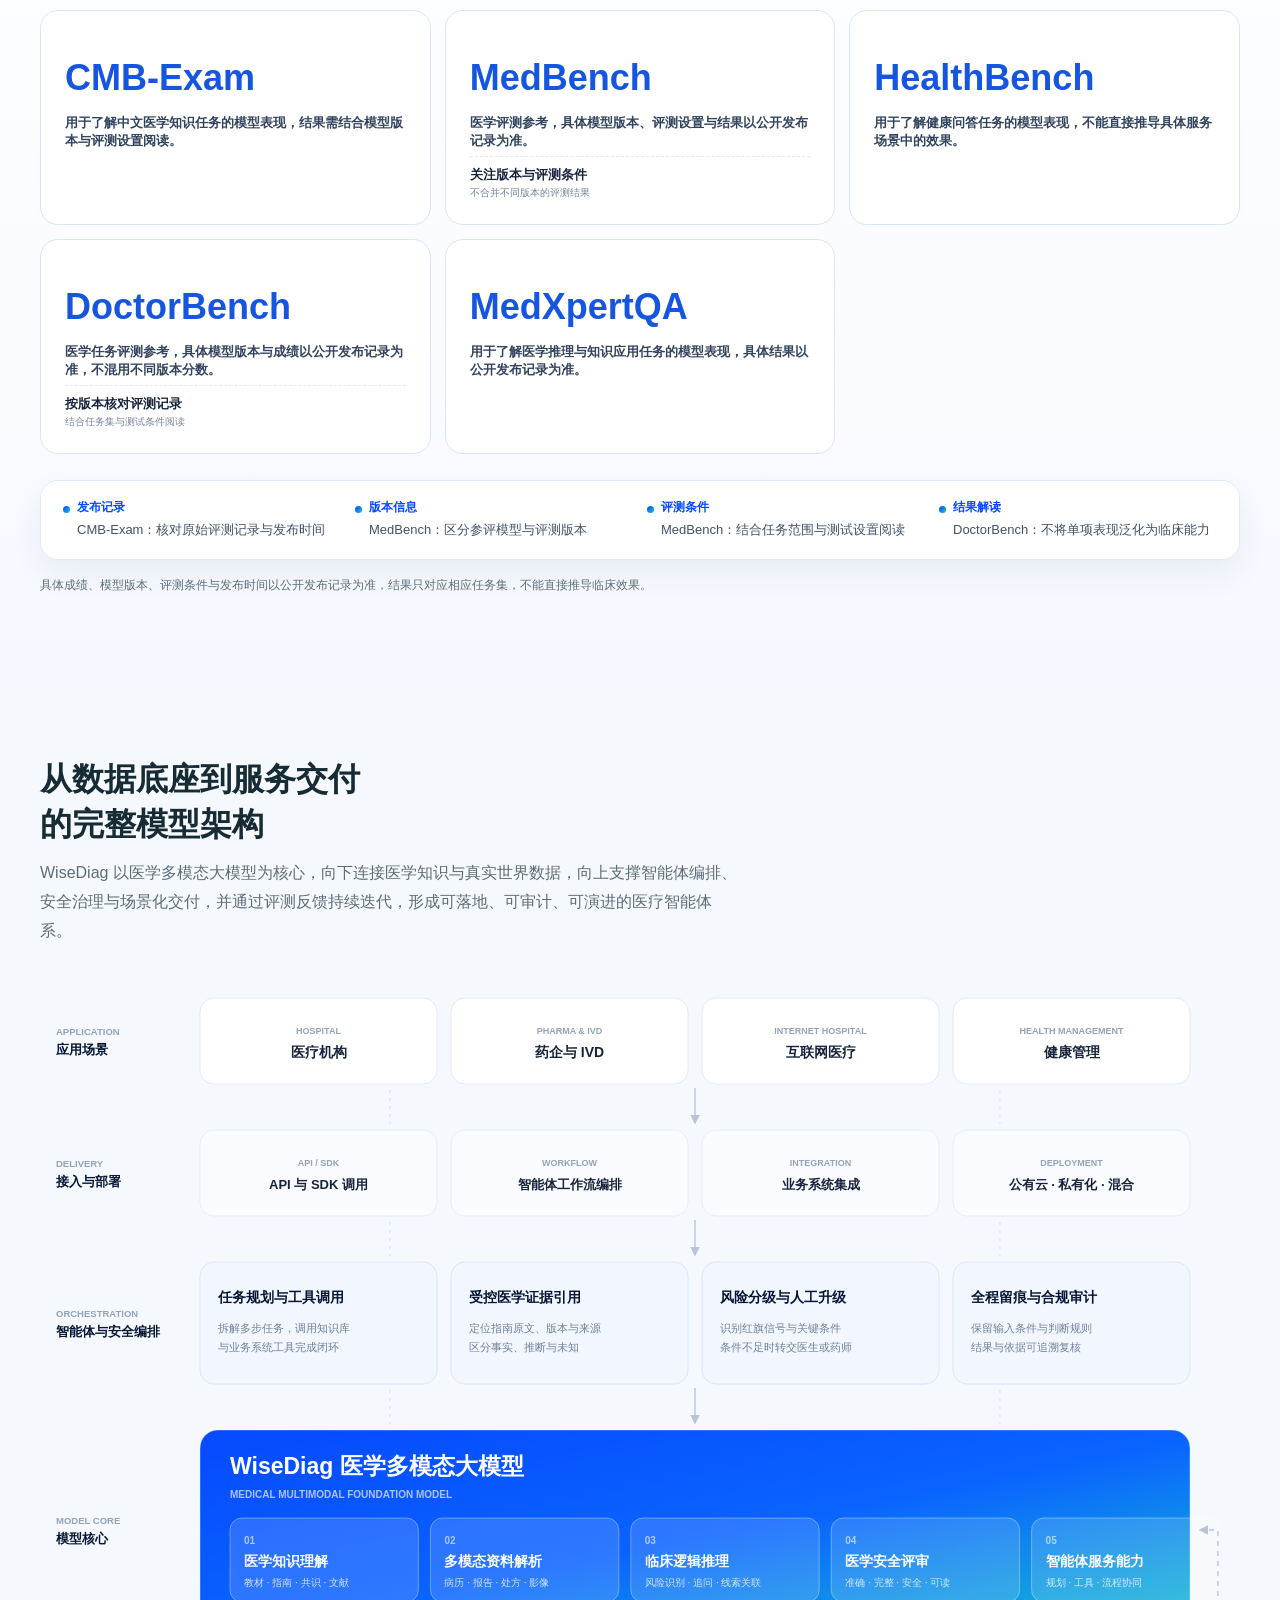
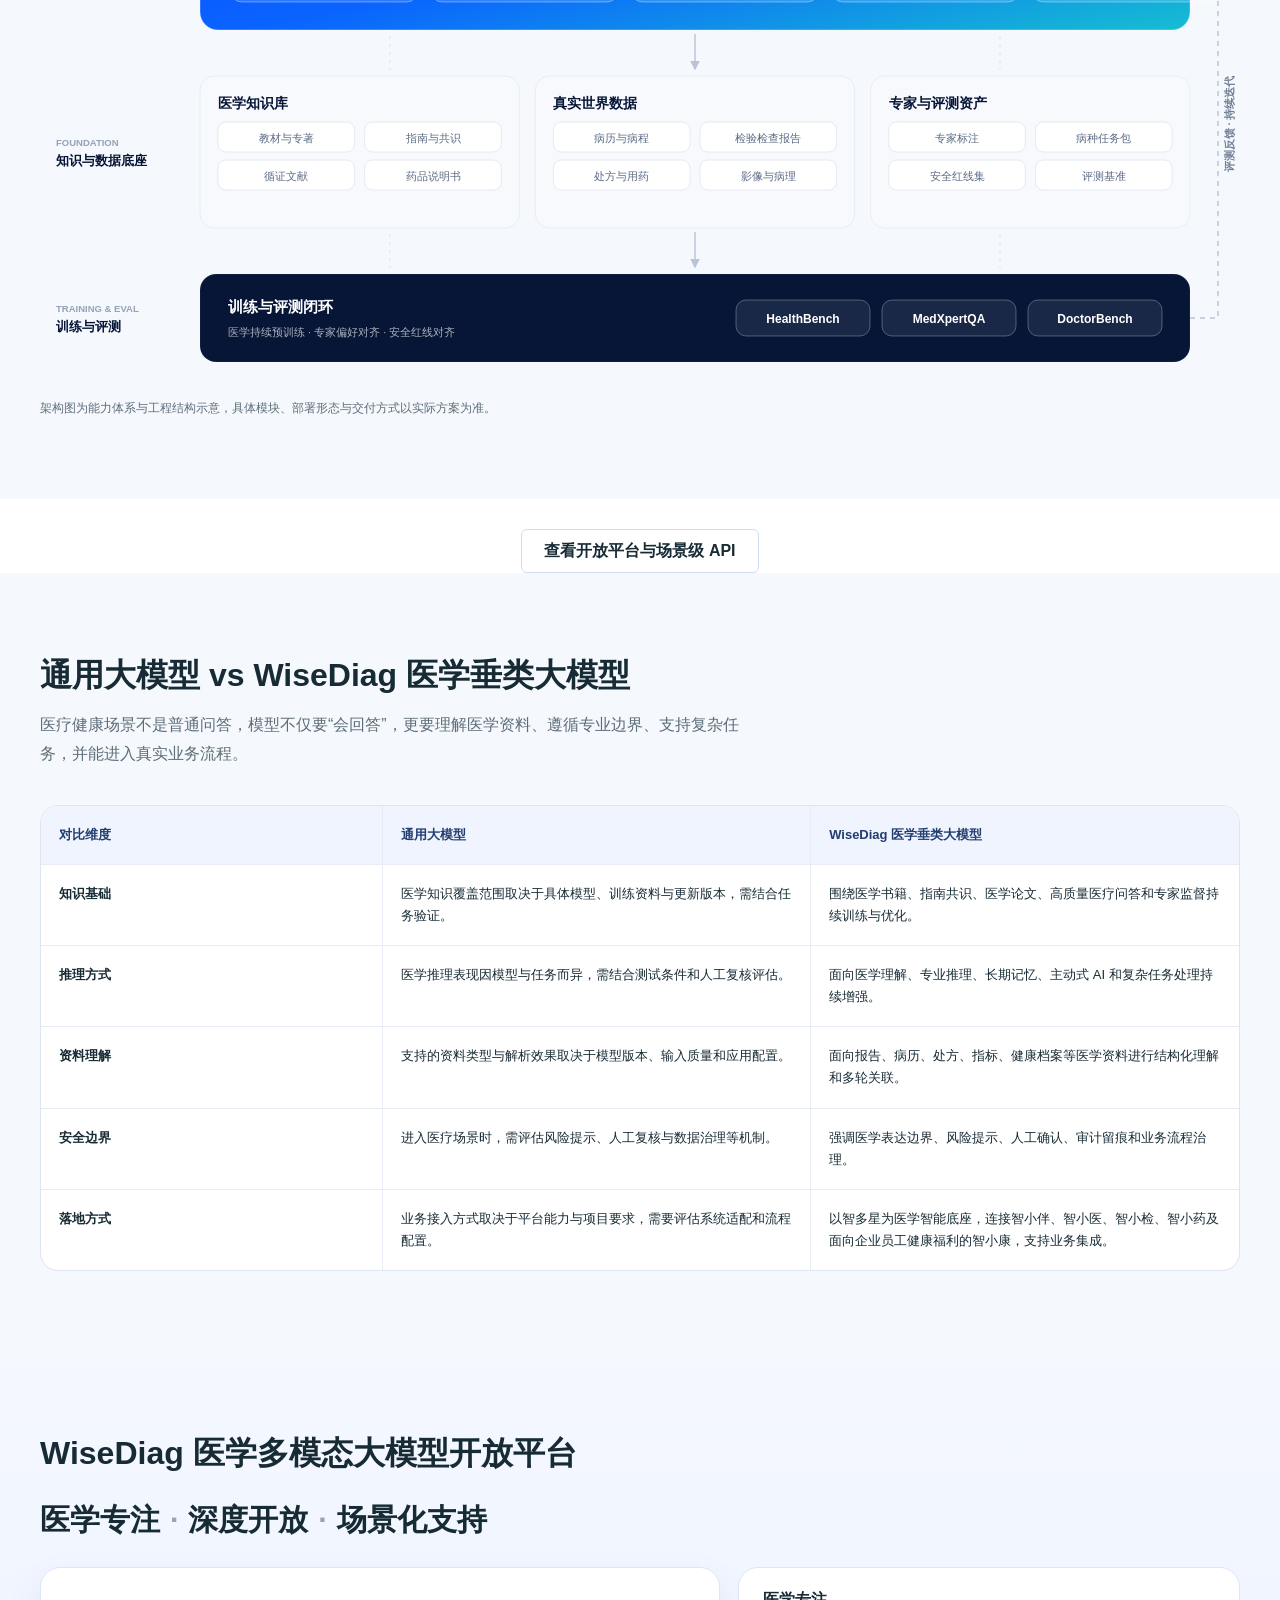
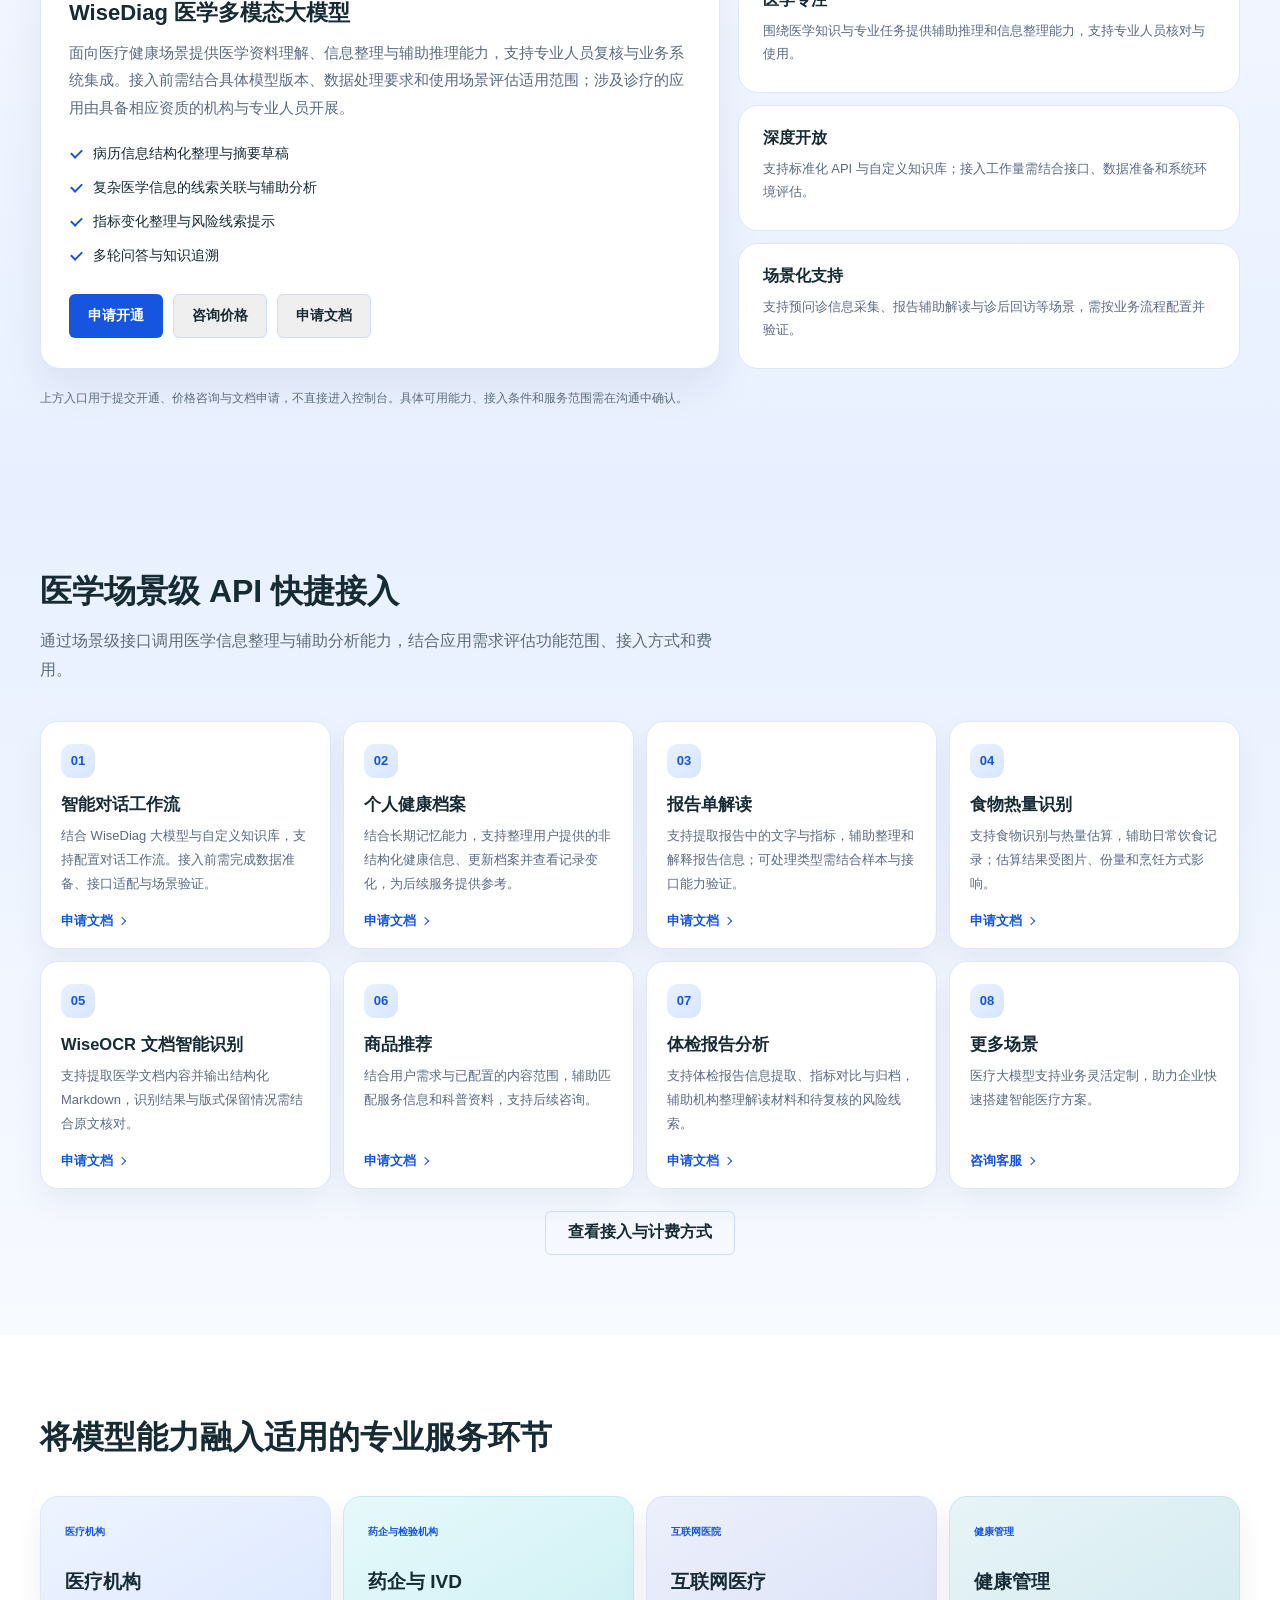
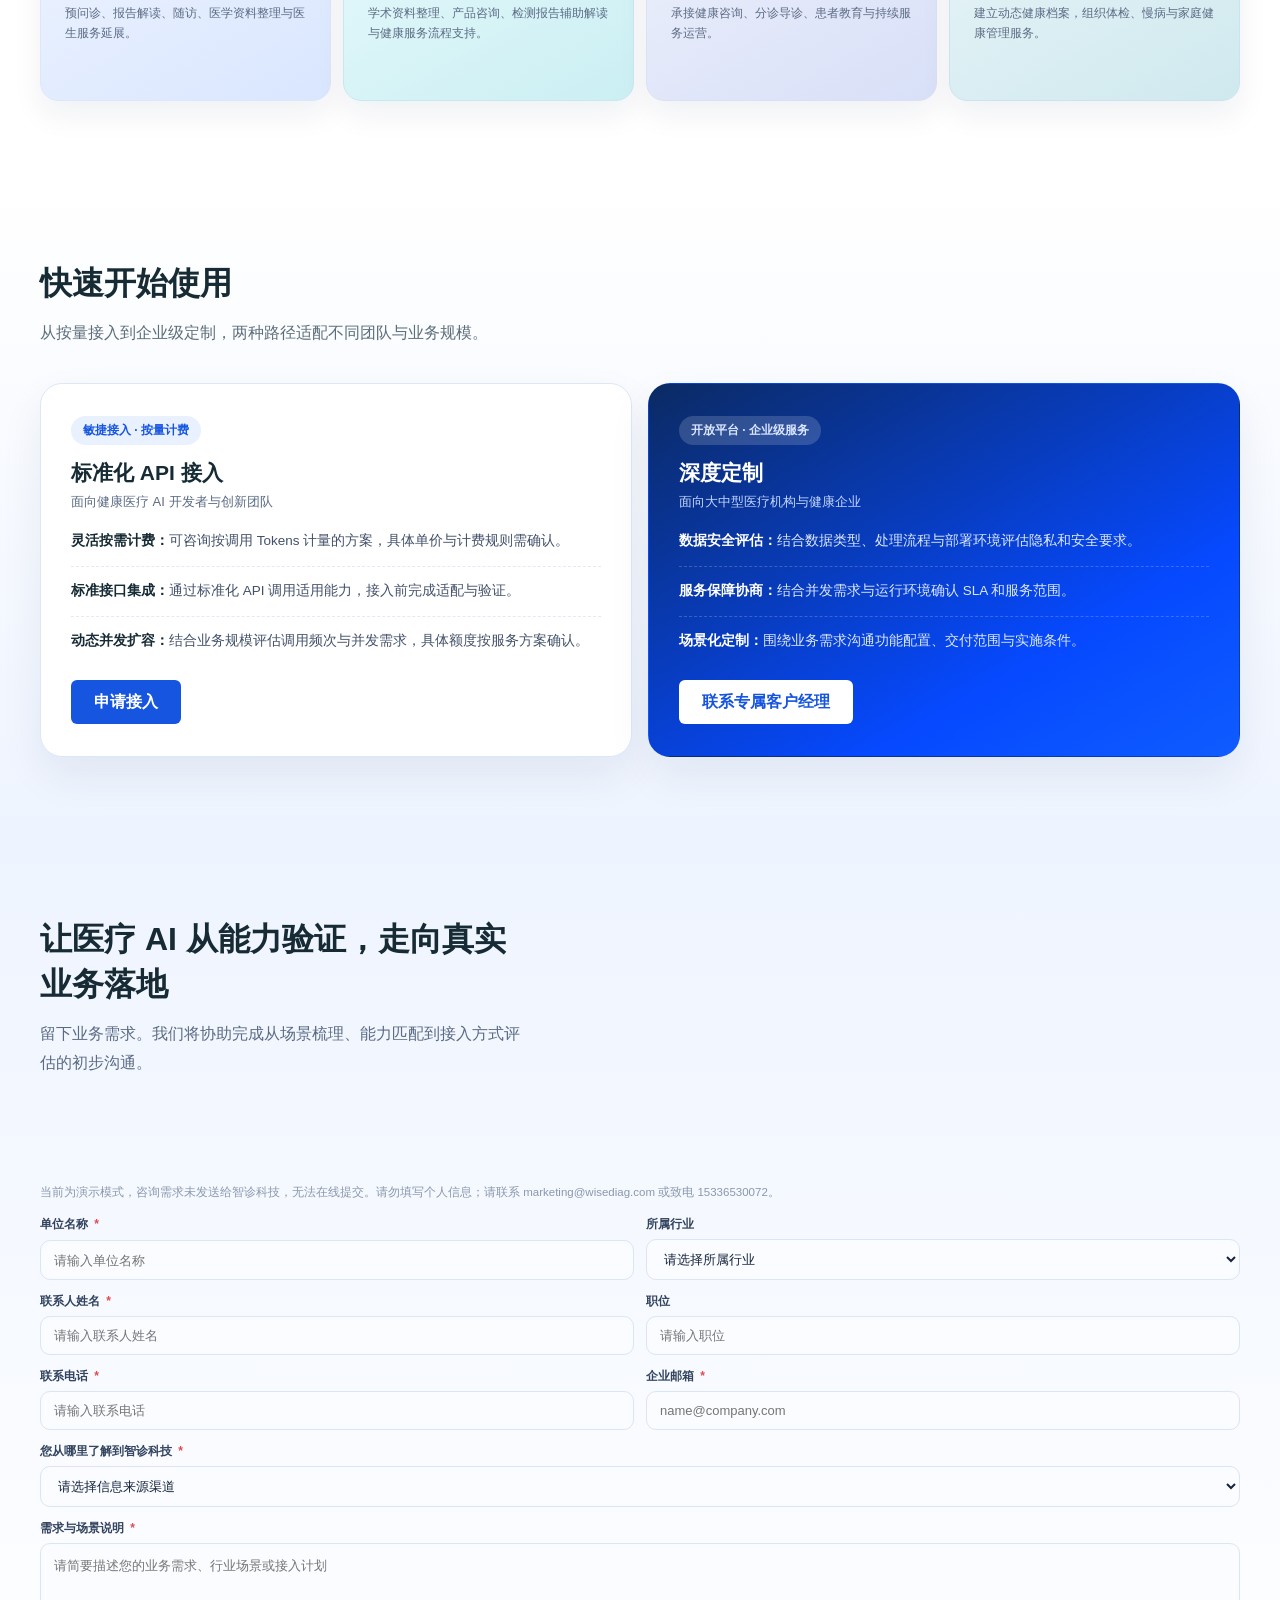
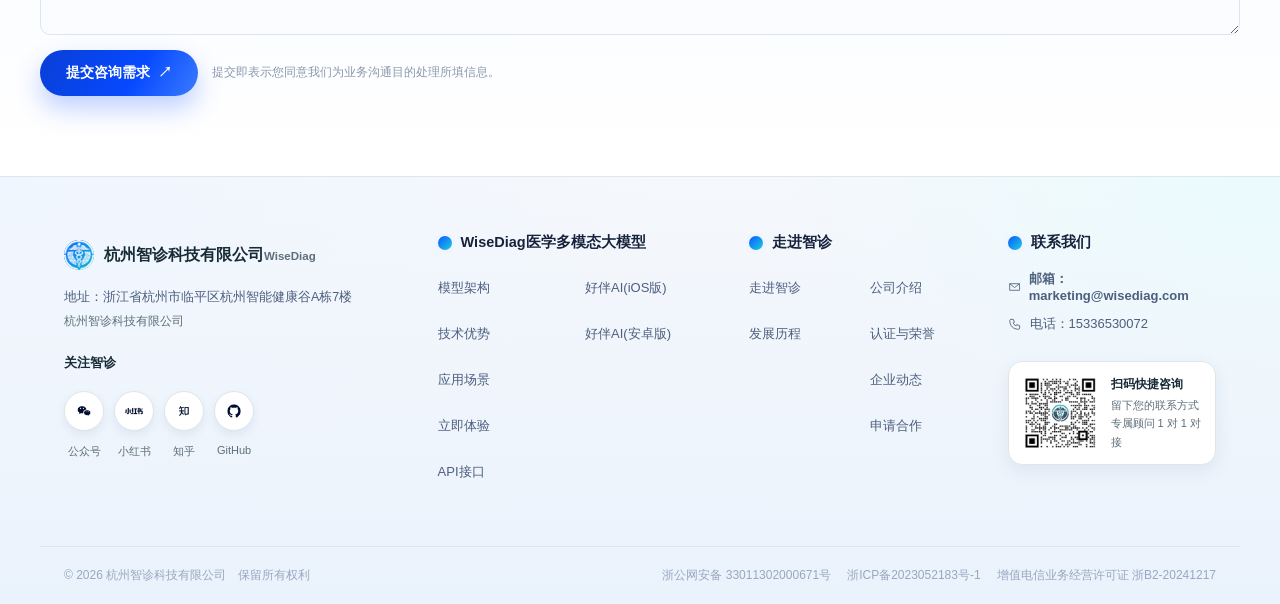
<file: wisediag-model.html>
<!DOCTYPE html>
<html lang="zh-CN" data-page-node-id="opWlI6m5rhj7FFTT3WqaqY" data-dm-ref="1" style=""><head data-page-node-id="ewoMxf3F2sgxhCA3lC6nOP">
  <meta charset="utf-8" data-page-node-id="8M9TIyqKufT1I4PWHojQcl"><meta name="viewport" content="width=device-width, initial-scale=1" data-page-node-id="WaFuCZCU1mS8LvyzJaXUfG">
  <link rel="icon" href="assets/footer/logo-wisediag.png" data-page-node-id="BsfhOycoIYAZcMUv7YVHJa">
  <title>WiseDiag 医学多模态大模型｜智诊科技</title>
  <meta name="description" content="WiseDiag 医学多模态大模型，围绕医学知识理解、多模态资料解析、临床逻辑推理、医学安全评审与智能体服务提供辅助能力，支持 API 接入与私有化部署方案评估。" data-page-node-id="aeqmFTHrhQtFMoHlgtlXHa">
  <style>
    :root{--navy:#071637;--blue:#0649ff;--cyan:#16bed1;--green:#1fa97f;--ink:#17243c;--muted:#718098;--line:#e5eaf2;--mist:#f5f8fc;--shell:1200px}*{box-sizing:border-box}body{margin:0;overflow-x:hidden;color:var(--ink);font-family:"PingFang SC","Noto Sans SC","Microsoft YaHei",sans-serif}a{color:inherit;text-decoration:none}button{font:inherit}.shell{width:min(var(--shell),calc(100% - 48px));margin-inline:auto}.site-header{position:sticky;top:0;z-index:50;height:76px;border-bottom:1px solid #e8edf4;background:rgba(255,255,255,.94);backdrop-filter:blur(16px)}.nav{height:100%;display:flex;align-items:center;gap:24px}.brand{display:flex;align-items:center;gap:10px;font-size:17px;font-weight:800;letter-spacing:-.04em;white-space:nowrap}.brand-mark{width:30px;height:30px;display:grid;place-items:center;border-radius:50%;background:linear-gradient(135deg,#0a63ff,#16bed1);color:#fff;font:800 10px/1 Arial}.nav-links{display:flex;align-items:stretch;align-self:stretch;gap:2px;margin-left:auto}.nav-link,.product-trigger{display:inline-flex;align-items:center;border:0;padding:0 10px;background:transparent;color:#43516a;cursor:pointer;font-size:13px;font-weight:650;white-space:nowrap}.nav-link:hover,.product-trigger:hover,.product-trigger[aria-expanded="true"]{color:var(--blue)}.product-nav{position:relative;display:flex;align-items:stretch}.product-trigger::after{content:"";width:6px;height:6px;margin:0 0 3px 7px;border-right:1.5px solid currentColor;border-bottom:1.5px solid currentColor;transform:rotate(45deg)}.mega-menu{position:absolute;top:calc(100% - 1px);right:-138px;width:760px;display:grid;grid-template-columns:1.1fr .9fr;gap:16px;padding:20px;border:1px solid #e1e8f2;border-radius:0 0 20px 20px;background:#fff;box-shadow:0 22px 60px rgba(19,40,80,.15);opacity:0;visibility:hidden;transform:translateY(8px);transition:.2s ease}.product-nav:focus-within .mega-menu,.product-nav:hover .mega-menu{opacity:1;visibility:visible;transform:none}.menu-overline{margin:0 0 8px;color:#789;font-size:10px;font-weight:800;letter-spacing:.12em;text-transform:uppercase}.menu-title{margin:0 0 12px;font-size:16px}.product-grid{display:grid;grid-template-columns:repeat(2,1fr);gap:8px}.product-tile{min-height:58px;display:flex;align-items:center;gap:9px;padding:10px;border:1px solid #e9eef6;border-radius:11px;background:#fbfcff;font-size:13px;font-weight:700;transition:.18s}.product-tile:hover{border-color:#bbceff;background:#f0f5ff;color:var(--blue);transform:translateY(-1px)}.tile-dot{width:23px;height:23px;display:grid;place-items:center;border-radius:8px;background:#e9f0ff;color:var(--blue);font-size:9px}.menu-featured{display:grid;gap:10px}.feature-link{min-height:105px;position:relative;overflow:hidden;padding:16px;border:1px solid #dbe6f8;border-radius:14px;background:linear-gradient(150deg,#f2f7ff,#e4eeff);color:var(--ink)}.feature-link::after{content:"";position:absolute;width:145px;height:145px;right:-48px;bottom:-78px;border:1px solid rgba(6,73,255,.14);border-radius:50%}.feature-link small,.deploy-link small{display:block;color:var(--blue);opacity:1;font-size:10px;font-weight:700;letter-spacing:.07em}.feature-link strong,.deploy-link strong{display:block;margin-top:7px;font-size:15px}.feature-link span,.deploy-link span{display:block;margin-top:5px;font-size:11px;opacity:1;color:var(--muted)}.deploy-link{min-height:72px;padding:13px 15px;border:1px solid #dce7ff;border-radius:14px;background:#f4f8ff;color:#29466f}.header-cta{display:inline-flex;align-items:center;justify-content:center;min-height:40px;padding:0 17px;border-radius:999px;background:var(--blue);color:#fff;font-size:13px;font-weight:750;white-space:nowrap}.hero{min-height:560px;padding:108px 0 78px;background:radial-gradient(circle at 14% 0%,#16bed129,transparent 30%),radial-gradient(circle at 84% 8%,#0649ff24,transparent 32%),linear-gradient(180deg,#f7fbff 0%,#eef4ff 46%,#f8fbff 100%)}.hero h1{max-width:720px;margin:18px 0;font-size:clamp(43px,5.2vw,68px);line-height:1.08;letter-spacing:-.065em}.eyebrow{display:inline-flex;align-items:center;min-height:32px;padding:8px 14px;border:1px solid #fff;border-radius:999px;background:#ffffffd1;color:#2a4f8c;font:700 12px/1.2 Arial,sans-serif;letter-spacing:.13em;box-shadow:0 12px 26px #26548c17}.hero p{max-width:600px;color:#5b6b84;font-size:16px;line-height:1.9}.hero-actions{display:flex;gap:12px;margin-top:28px}.button{display:inline-flex;align-items:center;justify-content:center;min-height:46px;padding:0 22px;border:1px solid transparent;border-radius:999px;font-weight:750}.button.primary{background:var(--blue);color:#fff}.button.ghost{border-color:#cfdcf5;color:var(--ink)}main>section:not(.hero){padding:80px 0}.placeholder{background:var(--mist)}.placeholder h2{margin:0;font-size:32px}.placeholder p{color:var(--muted)}.site-footer{padding:44px 0 26px;border-top:1px solid #e6edf6;color:var(--muted);background:#f8faff}:focus-visible{outline:3px solid #77a0ff;outline-offset:3px}
    .section-head{max-width:700px;margin-bottom:36px}.section-kicker{margin:0 0 10px;color:var(--blue);font:800 11px/1 Arial;letter-spacing:.14em}.section-head h2{margin:0;font-size:clamp(28px,3.4vw,42px);letter-spacing:-.045em}.section-head p{margin:13px 0 0;color:var(--muted);line-height:1.8}.trust{padding:0!important;background:#fff}.trust-grid{display:grid;grid-template-columns:repeat(4,1fr);border:1px solid var(--line);border-radius:18px;overflow:hidden;transform:translateY(-28px);background:#fff;box-shadow:0 17px 40px rgba(20,48,90,.08)}.trust-card{min-height:150px;padding:24px;border-right:1px solid var(--line)}.trust-card:last-child{border:0}.trust-card strong{display:block;color:var(--blue);font-size:19px}.trust-card span{display:block;margin-top:11px;font-size:13px;font-weight:750}.trust-card small{display:block;margin-top:7px;color:var(--muted);font-size:11px;line-height:1.6}.capability-grid{display:grid;grid-template-columns:repeat(5,1fr);gap:12px}.capability-card{min-height:235px;padding:23px 18px;border:1px solid var(--line);border-radius:18px;background:#fff}.cap-index{color:var(--blue);font:800 11px/1 Arial}.capability-card h3{margin:29px 0 10px;font-size:17px}.capability-card p{margin:0;color:var(--muted);font-size:12px;line-height:1.75}.contrast{background:var(--mist)}.comparison{overflow:hidden;border:1px solid #dce5f1;border-radius:18px;background:#fff}.compare-row{display:grid;grid-template-columns:.8fr 1fr 1fr;border-bottom:1px solid #e8edf5}.compare-row:last-child{border:0}.compare-row>*{padding:18px;border-right:1px solid #e8edf5;font-size:13px;line-height:1.7}.compare-row>*:last-child{border:0}.compare-row.head{background:#eff4ff;color:#223d70;font-weight:800}.compare-label{font-weight:800}.assessment{background:linear-gradient(180deg,#fff,#f5f8ff)}.score-grid{display:grid;grid-template-columns:repeat(3,1fr);gap:14px}.score-card{padding:24px;border:1px solid #dbe5f4;border-radius:18px;background:#fff}.score-card small{color:#74839b;font-weight:700}.score-card strong{display:block;margin-top:25px;font:800 36px/1 Arial;color:var(--blue);letter-spacing:-.06em}.score-card span{display:block;margin-top:12px;color:#33445f;font-size:13px;font-weight:750}.score-note{margin:18px 0 0;color:#718098;font-size:12px}.scene-grid{display:grid;grid-template-columns:repeat(4,1fr);gap:12px}.scene-card{min-height:205px;padding:24px;border:1px solid #dce7fb;border-radius:18px;background:linear-gradient(150deg,#eef4ff,#d9e6ff);color:var(--ink);box-shadow:0 14px 30px #12264b10}.scene-card:nth-child(2){background:linear-gradient(150deg,#e6f9fb,#cbeff3);border-color:#c6e8ee}.scene-card:nth-child(3){background:linear-gradient(150deg,#edf0fb,#d8e0f8);border-color:#dbe0f4}.scene-card:nth-child(4){background:linear-gradient(150deg,#e8f4f7,#cfe9ef);border-color:#c9e4ec}.scene-card small{font:700 10px/1 Arial;letter-spacing:.11em;color:var(--blue)}.scene-card h3{margin:30px 0 8px;font-size:19px}.scene-card p{margin:0;color:#5b6b84;font-size:12px;line-height:1.7}.contact{background:linear-gradient(180deg,#eef4ff,#fff);color:var(--ink)}.contact-layout{display:grid;grid-template-columns:.85fr 1.15fr;gap:70px}.contact .section-kicker{color:var(--blue)}.contact .section-head h2{color:var(--ink)}.contact .section-head p{color:#5b6b84}.form{display:grid;grid-template-columns:1fr 1fr;gap:12px;padding:24px;border:1px solid #dde6f5;border-radius:18px;background:#fff;box-shadow:0 20px 46px #12264b12}.field{display:grid;gap:7px}.field.full{grid-column:1/-1}.field label{font-size:12px;font-weight:700;color:#33445f}.field input,.field select,.field textarea{width:100%;border:1px solid #dbe5f4;border-radius:10px;padding:11px 12px;background:#fbfcff;color:#15243c;font:inherit;font-size:13px}.field textarea{min-height:92px;resize:vertical}.submit{grid-column:1/-1;border:0;border-radius:999px;min-height:46px;background:#fff;color:#0842b2;font-weight:800;cursor:pointer}.form-message{grid-column:1/-1;margin:0;color:var(--blue);font-size:12px}.advisor{position:fixed;right:24px;bottom:24px;z-index:30;border:0;border-radius:99px;padding:14px 17px;background:var(--blue);color:#fff;box-shadow:0 12px 30px rgba(6,73,255,.35);font:700 13px/1 inherit;cursor:pointer}.advisor-panel{position:fixed;right:24px;bottom:78px;z-index:30;width:294px;padding:20px;border:1px solid #dce5f2;border-radius:16px;background:#fff;box-shadow:0 20px 48px rgba(22,45,88,.2)}.advisor-panel[hidden]{display:none}.advisor-panel h2{margin:0;font-size:16px}.advisor-panel p{color:var(--muted);font-size:12px;line-height:1.7}.advisor-quick{display:grid;gap:8px}.advisor-quick a{padding:9px 10px;border-radius:8px;background:#f4f7fc;color:#39506f;font-size:12px;font-weight:700}.footer-grid{display:grid;grid-template-columns:1.3fr repeat(3,1fr);gap:36px}.footer-grid h2{margin:0 0 12px;color:#fff;font-size:16px}.footer-grid h3{margin:0 0 12px;color:#fff;font-size:12px}.footer-grid a,.footer-grid p{display:block;margin:7px 0;color:#a9bbd5;font-size:12px}.footer-bottom{margin-top:28px;padding-top:16px;border-top:1px solid rgba(255,255,255,.15);color:#8292aa;font-size:11px}
    @media (max-width: 780px){.shell{width:min(100% - 32px,var(--shell))}.site-header{height:64px}.nav{gap:10px}.brand{font-size:14px}.nav-links{display:none}.header-cta{margin-left:auto;min-height:36px;padding:0 12px;font-size:12px}.hero{min-height:auto;padding:72px 0 62px}.hero h1{font-size:46px}.hero-actions{flex-direction:column;align-items:stretch}.trust-grid,.capability-grid,.score-grid,.scene-grid,.contact-layout,.footer-grid{grid-template-columns:1fr}.trust-grid{transform:translateY(-18px)}.trust-card{min-height:0;border-right:0;border-bottom:1px solid var(--line)}.trust-card:last-child{border-bottom:0}main>section:not(.hero){padding:58px 0}.comparison{overflow-x:auto}.compare-row{min-width:680px}.contact-layout{gap:24px}.form{grid-template-columns:1fr}.advisor{right:16px;bottom:16px}.advisor-panel{right:16px;bottom:72px;width:min(294px,calc(100% - 32px))}}
  
/* ===== 产品服务下拉卡片 ===== */
.svc-head { display:flex; align-items:flex-end; justify-content:space-between; gap:18px; margin-bottom:13px; }
.svc-head span { color:#8491a8; font:700 10px Manrope,sans-serif; letter-spacing:.14em; }
.svc-head strong { display:block; margin-top:5px; font-size:18px; letter-spacing:-.02em; }
.svc-head p { max-width:300px; margin:0; color:#7a879a; font-size:11.5px; line-height:1.6; text-align:right; }
.svc-grid { display:grid; grid-template-columns:repeat(2,1fr); gap:9px; }
.svc-card { display:block; padding:12px 13px 13px; border:1px solid transparent; border-radius:13px; transition:.18s; }
.svc-card:hover { border-color:#d6e2ff; background:#f2f6ff; }
.svc-card>i { display:inline-grid; place-items:center; min-width:31px; height:31px; padding:0 7px; margin-bottom:9px; border-radius:9px; color:#0649ff; background:#e8efff; font:800 9px/1 Manrope,sans-serif; font-style:normal; }
.svc-t { display:flex; align-items:baseline; gap:8px; }
.svc-t b { color:#20304a; font-size:13.5px; letter-spacing:-.01em; }
.svc-t small { color:#8a96a8; font:600 9px Manrope,sans-serif; letter-spacing:.05em; }
.svc-card>em { display:flex; flex-wrap:wrap; gap:5px; margin-top:10px; font-style:normal; }
.svc-card>em span { padding:3px 7px; border:1px solid #e1e8f4; border-radius:6px; color:#63718a; background:#fff; font-size:9.5px; font-weight:600; line-height:1; }
.svc-card:hover>em span { border-color:#c9d8fb; }
.svc-card.wide { grid-column:1/-1; display:flex; align-items:center; gap:13px; border-color:#e9eef8; background:#fbfcff; }
.svc-card.wide:hover { border-color:#c9d8fb; }
.svc-card.wide>i { margin:0; flex:none; }
.svc-card.wide .svc-t { flex:none; flex-direction:column; align-items:flex-start; gap:2px; margin-right:auto; }
.svc-card.wide>em { max-width:52%; margin:0 8px 0 0; }
.svc-go { flex:none; color:#0649ff; font-size:10.5px; font-weight:700; white-space:nowrap; }
@media (max-width:760px){ .svc-head p{display:none} .svc-grid{grid-template-columns:1fr} .svc-card.wide{flex-direction:column;align-items:flex-start;gap:10px} .svc-card.wide>em{max-width:100%} .svc-go{align-self:flex-end} }
.product-nav .mega-menu.svc-panel{display:block;width:850px;right:-185px;padding:20px}


    /* ARCH:BEGIN */
    .architecture{background:var(--mist)}
    .arch-scroll{overflow-x:auto;padding:2px 0 6px}
    .arch-scroll::-webkit-scrollbar{height:8px}
    .arch-scroll::-webkit-scrollbar-thumb{border-radius:99px;background:#dbe3ef}
    .arch-figure{min-width:960px}
    .arch-figure svg{display:block;width:100%;height:auto}
    .arch-note{margin:14px 0 0;color:var(--muted);font-size:12px;line-height:1.8}
    .cap-more{display:flex;justify-content:center;margin-top:30px}
    @media (max-width:900px){.arch-figure{min-width:880px}}
    /* ARCH:END */
/* PLATFORM:BEGIN */
    .platform{background:linear-gradient(180deg,#f5f8ff,#e8f0ff)}
    .pf-claim{margin:0 0 26px;font-size:clamp(20px,2.4vw,30px);font-weight:800;letter-spacing:.02em;color:var(--ink)}
    .pf-claim i{font-style:normal;color:var(--blue)}
    .pf-claim span{color:#96a3b8;font-weight:600;margin:0 10px}
    .pf-layout{display:grid;grid-template-columns:1.15fr .85fr;gap:18px;align-items:stretch}
    .pf-model,.pf-feature{padding:30px 28px;border:1px solid #dbe6f8;border-radius:20px;background:#fff;box-shadow:0 18px 44px #12264b12}
    .pf-model h3{margin:0 0 12px;font-size:22px}
    .pf-model p{margin:0;color:#5b6b84;font-size:14.5px;line-height:1.9}
    .pf-list{list-style:none;margin:20px 0 26px;padding:0;display:grid;gap:10px}
    .pf-list li{position:relative;padding-left:24px;color:var(--ink);font-size:14px;line-height:1.7}
    .pf-list li::before{content:"";position:absolute;left:2px;top:7px;width:9px;height:5px;border-left:2px solid var(--blue);border-bottom:2px solid var(--blue);transform:rotate(-45deg)}
    .pf-actions{display:flex;flex-wrap:wrap;gap:10px}
    .pf-actions .button{min-height:42px;padding:0 18px;font-size:14px}
    .pf-feature-grid{display:grid;gap:12px}
    .pf-feature{display:block;padding:22px 24px;box-shadow:none}
    .pf-feature strong{display:block;margin-bottom:8px;font-size:16px}
    .pf-feature small{display:block;color:#5b6b84;font-size:13px;line-height:1.8}
    .pf-note{margin:18px 0 0;color:var(--muted);font-size:12px;line-height:1.9}
    .platform .section-head{margin-bottom:24px}

    .api-section{background:linear-gradient(180deg,#e8f0ff,#f7faff)}
    .api-grid{display:grid;grid-template-columns:repeat(4,1fr);gap:12px}
    .api-card{display:flex;flex-direction:column;padding:22px 20px 18px;border:1px solid #dde7f8;border-radius:18px;background:#fff;box-shadow:0 14px 32px #12264b0f;transition:transform .18s ease,box-shadow .18s ease}
    .api-card:hover{transform:translateY(-3px);box-shadow:0 20px 44px #12264b1c}
    .api-ico{width:34px;height:34px;display:grid;place-items:center;border-radius:11px;background:linear-gradient(140deg,#e9f1ff,#d7e6ff);color:var(--blue);font:800 13px/1 Arial}
    .api-card h3{margin:16px 0 8px;font-size:16.5px}
    .api-card p{margin:0 0 16px;color:#5b6b84;font-size:13px;line-height:1.85}
    .api-doc{margin-top:auto;display:inline-flex;align-items:center;gap:6px;align-self:flex-start;border:0;padding:0;background:none;color:var(--blue);font-size:13px;font-weight:700;cursor:pointer}
    .api-doc::after{content:"";width:5px;height:5px;border-top:1.5px solid currentColor;border-right:1.5px solid currentColor;transform:rotate(45deg)}
    .api-more{margin-top:22px;display:flex;justify-content:center}
    .api-more .button{min-height:44px}

    .quickstart{background:linear-gradient(180deg,#fff,#eef4ff)}
    .qs-grid{display:grid;grid-template-columns:1fr 1fr;gap:16px}
    .qs-card{padding:32px 30px;border:1px solid #dde7f8;border-radius:22px;background:#fff;box-shadow:0 18px 44px #12264b12}
    .qs-tag{display:inline-block;margin-bottom:14px;padding:6px 12px;border-radius:999px;background:#e9f1ff;color:var(--blue);font-size:12px;font-weight:800;letter-spacing:.02em}
    .qs-card h3{margin:0 0 6px;font-size:21px}
    .qs-audience{margin:0 0 18px;color:#5b6b84;font-size:13px}
    .qs-list{list-style:none;margin:0 0 26px;padding:0;display:grid;gap:12px}
    .qs-list li{padding-top:12px;border-top:1px dashed #e3eaf4;font-size:13.5px;line-height:1.85;color:#43516a}
    .qs-list li:first-child{border-top:0;padding-top:0}
    .qs-list b{color:var(--ink)}
    .qs-card.is-enterprise{background:linear-gradient(150deg,#0b2a63,#0649ff 70%,#0f5cff);color:#fff;border-color:transparent}
    .qs-card.is-enterprise .qs-tag{background:rgba(255,255,255,.16);color:#d9e6ff}
    .qs-card.is-enterprise .qs-audience{color:#c3d6ff}
    .qs-card.is-enterprise .qs-list li{border-top-color:rgba(255,255,255,.2);color:#dce8ff}
    .qs-card.is-enterprise .qs-list b{color:#fff}
    .qs-card.is-enterprise .button.primary{background:#fff;color:var(--blue)}
    @media (max-width:1080px){
      .api-grid{grid-template-columns:repeat(2,1fr)}
      .pf-layout,.qs-grid{grid-template-columns:1fr}
    }
    @media (max-width:720px){
      .api-grid{grid-template-columns:1fr}
      .pf-claim{font-size:19px}
      .pf-claim span{margin:0 6px}
    }
    /* PLATFORM:END */
/* MENUEVAL:BEGIN */
    .svc-caps{display:flex;flex-wrap:wrap;align-items:center;gap:8px;margin:14px 0 16px}
    .svc-caps-label{font-size:11px;font-weight:800;letter-spacing:.08em;color:#96a3b8;margin-right:2px}
    .svc-caps a{display:inline-flex;align-items:center;gap:6px;padding:7px 12px;border-radius:999px;border:1px solid #e1e8f2;background:#f6f9ff;color:#17233c;font-size:12.5px;font-weight:600;text-decoration:none;transition:border-color .15s ease,color .15s ease}
    .svc-caps a:hover{border-color:#0649ff;color:#0649ff}
    .svc-caps a i{font-style:normal;font-size:10.5px;font-weight:800;color:#0649ff}

    .assessment .score-card{position:relative;display:flex;flex-direction:column;gap:6px}
    .rank-medal{position:absolute;top:16px;right:16px;display:inline-flex;align-items:center;gap:4px;padding:5px 10px;border-radius:999px;background:linear-gradient(135deg,#f7b733,#fd5e53);color:#fff;font-size:11px;font-weight:800;letter-spacing:.04em;box-shadow:0 8px 18px #f7b73340}
    .rank-tag{position:absolute;top:16px;right:16px;display:inline-flex;padding:5px 10px;border-radius:999px;background:#e9f1ff;color:#0649ff;font-size:11px;font-weight:700;letter-spacing:.02em}
    .rank-line{margin-top:auto;padding-top:10px;border-top:1px dashed #e3eaf4;font-style:normal;font-size:12.5px;font-weight:700;color:#17233c}
    .rank-line small{display:block;margin-top:2px;font-weight:500;color:#77859a}
    .rank-timeline{list-style:none;margin:26px 0 0;padding:18px 22px;display:grid;grid-template-columns:repeat(4,1fr);gap:14px;border:1px solid #e3eaf4;border-radius:18px;background:#fff;box-shadow:0 14px 32px #12264b0f}
    .rank-timeline li{position:relative;padding-left:14px}
    .rank-timeline li::before{content:"";position:absolute;left:0;top:7px;width:7px;height:7px;border-radius:50%;background:linear-gradient(135deg,#0649ff,#16bed1)}
    .rank-timeline time{display:block;font-size:12px;font-weight:800;color:#0649ff;letter-spacing:.02em}
    .rank-timeline p{margin:3px 0 0;font-size:13px;line-height:1.7;color:#43516a}
    .rank-note{margin:14px 0 0;color:var(--muted);font-size:12px;line-height:1.9}
    .cap-more{display:flex;flex-wrap:wrap;gap:12px;justify-content:center}
    .cap-more .button{white-space:nowrap}
    @media (max-width:900px){
      .rank-timeline{grid-template-columns:1fr 1fr}
      .svc-caps a{padding:6px 10px;font-size:12px}
    }
    @media (max-width:560px){
      .rank-timeline{grid-template-columns:1fr}
    }
    /* MENUEVAL:END */






  </style>
  <link rel="stylesheet" href="solutions-menu.css" data-page-node-id="vJCMVboIDNoDEeLJZXBzK9">
  <link rel="stylesheet" href="lead-form.css" data-page-node-id="5Q3BKjifhLJTGC1GZnyuNS">
  <link rel="stylesheet" href="ai-advisor.css" data-page-node-id="59OrDUMUknrCP63cG9aAEn">
<style id="wd-mobile-nav-css">.mobile-menu{display:none;width:38px;height:38px;place-items:center;margin-left:auto;border:1px solid #dce6f3;border-radius:10px;color:var(--ink);background:#fff;font-size:18px;cursor:pointer}@media (max-width:780px){.mobile-menu{display:grid}.nav-links{position:absolute;top:64px;right:16px;left:16px;z-index:60;display:none;flex-direction:column;align-items:stretch;gap:0;margin:0;padding:10px;border:1px solid #e1e9f4;border-radius:14px;background:#fff;box-shadow:0 20px 35px rgba(18,35,75,.13)}.nav-links.is-open{display:flex}.nav-links .nav-link,.nav-links .product-trigger{min-height:42px;display:flex;align-items:center;padding:0 12px}.nav-links .product-nav{display:block}.nav-links .mega-menu{position:static;display:none;width:auto;margin:0 8px 8px;padding:12px;border-radius:12px;box-shadow:none;opacity:1;visibility:visible;transform:none}.nav-links .product-nav:focus-within .mega-menu,.nav-links .product-trigger[aria-expanded="true"]+.mega-menu{display:block}}</style>
<style id="__dm_no_drag_style__">* { -webkit-user-drag: none !important; }</style><style id="__dm_bindable_badge_style__">[data-sp-bindable="database"]{outline:1px dashed #0088ff;outline-offset:2px;border-radius:4px;}[data-sp-bindable="database"] *{pointer-events:none !important;transition:none !important;animation:none !important;}[data-sp-bindable="database"]{transition:none !important;animation:none !important;}</style><link rel="stylesheet" href="refresh.css">
</head>
<body data-page-node-id="iuwpEPZ1BDOFYfx8eW3Spo" style="position: relative;">
  <header class="site-header" data-page-node-id="vKhXbUrivDtgaeABXcNc2h"><nav class="nav shell" aria-label="主导航" data-page-node-id="uO3dGd5bjB0ZQzTAChmbho">
    <a class="brand" href="#top" data-page-node-id="HgiCOGit31cZYtZdwmQSg9"><span class="brand-mark" data-page-node-id="pzxWeeqK8Ie1QD61XLIOlT">WD</span><span data-page-node-id="bEbcMxdL0LHQIdqaM3OIEo">智诊科技 <small data-page-node-id="IVZBTGeK2s9rQpfyMHnW55">WiseDiag</small></span></a>
    <button class="mobile-menu" type="button" aria-label="打开导航" data-page-node-id="wd-mobile-menu">☰</button>
    <div class="nav-links" data-page-node-id="0yFgkfRBuKJ03jteEH7u6t"><a class="nav-link" href="index.html" data-page-node-id="A89tbqoeUYtdWs3R7s4Khj">首页</a><a class="nav-link" href="wisediag-model.html" aria-current="page" data-page-node-id="qqT9VYkFdqv2ZEz5V8QQ6x">WiseDiag 医学大模型</a><a class="nav-link" href="haoban-ai.html" data-page-node-id="mBz6umkPPDlroyXsicSIME">好伴 AI</a>
      <div class="product-nav" data-page-node-id="GK30IrXFngD733F4Ois0Tk"><button class="product-trigger" type="button" aria-expanded="false" aria-controls="product-menu" data-page-node-id="nw6c9pGENk9gzm4RiDuJUM">产品服务</button><div class="mega-menu svc-panel" id="product-menu" data-page-node-id="TOoutc4CB5nlooHzLlRlP7"><div class="svc-head" data-page-node-id="HeXfOuRnEGDXmiO8RffmWd"><div data-page-node-id="G6LtUm7EvECyVW30QA283D"><strong data-page-node-id="5LbnOP6ouaDbfUop0mBkBs">产品服务</strong></div><p data-page-node-id="YWXkHI9D4rFIHoEeYc66dJ">智多星提供共享底座，支撑智小伴、智小医、智小检、智小药、智小康五个应用产品与 WiseClaw 智能体平台，点击查看对应页面。</p></div>
            
              
              
              
              
              <!-- CAPS:BEGIN -->
              <div class="svc-caps" data-page-node-id="wd-svc-caps"><span class="svc-caps-label" data-page-node-id="wd-svc-caps-label">模型五大能力</span><a href="#capability" data-page-node-id="wd-svc-caps-1"><i data-page-node-id="5G8gGcjuzgbNh7BII2SEuG">01</i>医学知识理解</a><a href="#capability" data-page-node-id="wd-svc-caps-2"><i data-page-node-id="rf66WfLHqWQMJBjZCNlPKK">02</i>多模态资料解析</a><a href="#capability" data-page-node-id="wd-svc-caps-3"><i data-page-node-id="L233JAZjQIJm89Hj66aGiD">03</i>临床逻辑推理</a><a href="#capability" data-page-node-id="wd-svc-caps-4"><i data-page-node-id="GQjmE3gYO6aGkQuAQ5734W">04</i>医学安全评审</a><a href="#capability" data-page-node-id="wd-svc-caps-5"><i data-page-node-id="7uWk3igkma27HFQvuXu66c">05</i>智能体服务能力</a></div>
              <!-- CAPS:END -->
              <div class="svc-grid" data-page-node-id="hzwvIE7Z9Ad2CU8KIPgXjw">
              
              <a class="svc-card" href="product-services.html#care" data-page-node-id="Oqe9MdhR1u8ZRafIWzTc7X"><i data-page-node-id="sMPzwdEVGFItMSaq27jPil">CARE</i><span class="svc-t" data-page-node-id="v7QikIbdHWl3EkmvdCYR9B"><b data-page-node-id="0zxEORRWlV7sh6TOB5x0uT">智小伴</b><small data-page-node-id="1DFwymC9JOZUiU5CWs6bXX">Wise Care</small></span><em data-page-node-id="Z6dlrx1WHhAlGsUbJrreBP"><span>医院</span><span>互联网医院</span><span>慢病管理中心</span><span>康养机构</span></em></a>
              <a class="svc-card" href="product-services.html#clinical" data-page-node-id="15HkjOOkhJDy7kLLASjNX4"><i data-page-node-id="1OcEoV9t6uXZI4IVwgNntI">CLIN</i><span class="svc-t" data-page-node-id="6Sh2Q00XUZzU2JeO2shsEO"><b data-page-node-id="0IImQnXPysI7IdAAe4gXQ3">智小医</b><small data-page-node-id="yBhxq5440B2m1ZFWXRwkdN">Wise Clinical</small></span><em data-page-node-id="3rQsWQvDTjtU4B5JCAWuRX"><span>公立医院</span><span>互联网医院</span><span>县域医共体</span><span>私立医疗</span></em></a>
              <a class="svc-card" href="product-services.html#diagnostics" data-page-node-id="SroJjLWifTG3ECfLfAEkYd"><i data-page-node-id="djCgWoaFwVc3aaXHgp4l80">DX</i><span class="svc-t" data-page-node-id="2iNweR0Xmkfgkv2B8mlYMU"><b data-page-node-id="FCSCtDwBfbzO5K42BmPAvy">智小检</b><small data-page-node-id="3bFYkGYnWt0OFAXPFjYsk1">Wise Diagnostics</small></span><em data-page-node-id="8j5y9DyDGxJpCGdNJ9Z67C"><span>IVD 与检验</span><span>体检中心</span><span>医院检验科</span><span>第三方医检</span></em></a>
              <a class="svc-card span-half" href="product-services.html#pharma" data-page-node-id="5fRF5iXE1prBsXflFTDHPa"><i data-page-node-id="pJtyjhkn4alqb8qSMA7o7B">RX</i><span class="svc-t" data-page-node-id="5CMRG3jWYJyMeXUcROFoR3"><b data-page-node-id="cl82gHTrSfTo9QZcIKOHmK">智小药</b><small data-page-node-id="EhKimShhy1gunzllYDUHmT">Wise Pharma</small></span><em data-page-node-id="cxMb2Acd3HwzGGgJy6USR2"><span>药企</span><span>医疗器械</span><span>医药流通</span><span>临床研究</span></em></a>
              <a class="svc-card span-half" href="product-services.html#workforce" data-page-node-id="wX72T7VIJI6NYGTr9qFkj7"><i data-page-node-id="9jGaOoiov9o9MCWmpJaWak">WF</i><span class="svc-t" data-page-node-id="JwvzqEQIorso3E6fRKO8Sg"><b data-page-node-id="k93wqiq4ssQ16tG4zXf2Mc">智小康</b><small data-page-node-id="nN5R1tWB4pBqBM4X6zlBPd">Wise Workforce</small></span><em data-page-node-id="kaq2HEvoBfnDD1DhrrtAEn"><span>大型企业</span><span>健康险</span><span>体检中心</span><span>职业健康</span></em></a>
              <a class="svc-card wide" href="product-services.html#wiseclaw" data-page-node-id="3X7YGaIbovSD7Ftw2lr3Hv"><i data-page-node-id="9jNQ2rwzK5CwyYu9T2hJVu">CLAW</i><span class="svc-t" data-page-node-id="oDzip6FSJmbBlL2OF9KCXl"><b data-page-node-id="kfxFrTtelNPYPrmmV6TbLj">WiseClaw</b><small data-page-node-id="sgAWeq0vQiWbC2OroQDOzW">Agent OS</small></span><em data-page-node-id="UE8BdZdexBqWimbYkFNS1n"><span data-page-node-id="Y3pjwMmweXa5fctSTlpKXB">智能体构建</span><span data-page-node-id="zUkimUR5OOWfyoMwS0IBDs">流程编排</span><span data-page-node-id="Onijw5ztfsO4vH0EUFA18D">安全治理</span><span data-page-node-id="MKpKYnBzDvWT4RgQCrv4bx">快速接入</span></em></a>
<a class="svc-card wide" href="product-services.html#foundation" data-page-node-id="tL543ozHHKjuxfRGUT4wBe"><i data-page-node-id="QJbKTg9LWu8VmoyfmogIwL">BASE</i><span class="svc-t" data-page-node-id="Gnc14zsBmPmyABQmLXyRhL"><b data-page-node-id="fUNTA5EXEjdvFeioFMcBYS">智多星</b><small data-page-node-id="KV4K8uB0ASQWqFtg8S0C3r">Wise Foundation</small></span><em data-page-node-id="32msE3yfFsyXQsU9bicBSa"><span data-page-node-id="Nwbj54X3syOpjIbTkgjMwg">医学智能底座</span><span data-page-node-id="O8aKEZwARNagMXejjLV3Cb">知识证据</span><span data-page-node-id="HFp3IpPNioRoOlIY2f2rSx">数据治理</span><span data-page-node-id="6MKGX42OtTcWqfxFAyTJeD">智能编排</span></em></a>
              
            </div></div></div><div class="products-menu solutions-menu" data-page-node-id="eiFOqnhSRCwoc02t9xXFi6">
          <button class="nav-trigger" type="button" aria-haspopup="true" data-page-node-id="Vjq51gWO0i0b9VjIPQj7Vc">解决方案 <span data-page-node-id="3BAoB63fG3Ol2pbDKlOrEE">⌄</span></button>
          <div class="mega-menu solution-mega" data-page-node-id="UOStKB4JZDCuAjkicxKVY0">
            <div class="mega-intro" data-page-node-id="BbspMzJDXEfNn8TNT62JZd"><div data-page-node-id="NhHwJdoYdQPrb9OoJJSS27"><span data-page-node-id="hOjZDfiGFBewC278c45gsW">行业解决方案</span><strong data-page-node-id="lgCn8Lz4acylHGdsBql5SB">解决方案</strong></div><p data-page-node-id="V1ICZ9D5PngsuEuKyn4AkA">让医疗 AI 能力融入真实业务流程。</p></div>
            <div class="mega-body solution-body" data-page-node-id="ffavJ7sZlM77HWN8Ay5zMe">
              <section class="product-matrix" data-page-node-id="VfIlVswwpfOHUrD4TGmQ08">
                <p data-page-node-id="6WDMEfphvgUf1DcFiZhRtk">行业解决方案</p>
                <div class="product-grid solution-grid" data-page-node-id="THBnfYFePKICbVs4IRVxDI">
                  <a href="solution-pharma.html" data-page-node-id="bDFqLwNzqtFjQT4yS1L9Xt"><b data-page-node-id="FKVT3ADGU5TButqsGoi34H">药企</b><small data-page-node-id="5gq2h6YB10dkazaBG8QFhO">学术推广 · 患者管理 · 临床研究</small></a>
                  <a href="solution-ivd.html" data-page-node-id="oe9kaKFkUgaHDpWooi5YYS"><b data-page-node-id="5vlAV1PngMxoeOrvvCAZ8m">IVD 体外诊断</b><small data-page-node-id="WXKlxnTnOVEWNKoSRyX7QX">报告解读 · 检后服务</small></a>
                  <a href="solution-internet-hospital.html" data-page-node-id="0ay55FvNcNVu76i2VMzsGR"><b data-page-node-id="GvBUuiHxfezEUSok3LB9dl">互联网医院</b><small data-page-node-id="CKharfbswkSwAB95PaZ1iH">在线问诊 · 随访运营</small></a>
                  <a href="solutions.html#cases" data-page-node-id="SGUZHpCNAcBDKUsK56fzkF"><b data-page-node-id="ECKecgUAGuuIVcVkpBzL6F">体检中心</b><small data-page-node-id="JLZRd4tet8nSF7MpX37znC">团检报告深度解读</small></a>
                  <a href="solutions.html#cases" data-page-node-id="jHlnVS2hW6GhlvU4LZwPKT"><b data-page-node-id="sWt0RASw8d0RojMYMUHJeO">药房 / 医药流通</b><small data-page-node-id="yFG2y8uKHcZBrPwqQB9uY5">店员助手 · 用药指导</small></a>
                  <a href="solutions.html#cases" data-page-node-id="KV53oHVGeO8ufMszKUkz7w"><b data-page-node-id="2TcEiBpqIYPs6tqHunzFh8">商业健康保险</b><small data-page-node-id="TJtaCl2zAkEgvRLYMtaYDS">核保理赔 · 健管服务</small></a>
                  <a href="solutions.html#cases" data-page-node-id="PJHeI7Bu5ka8CIr9oYmFNu"><b data-page-node-id="tuaRhx5OpqYlaccHNBZdDY">医美机构</b><small data-page-node-id="DFPBoaa3CiK1ODMnyEUmxi">术前咨询 · 术后随访</small></a>
                  <a href="solutions.html#cases" data-page-node-id="3AlIBmFFofmQrGPT1cIAc4"><b data-page-node-id="I0DKnlkpeeCZ3MbOH3UloD">中医养生</b><small data-page-node-id="Ty4kJn3EIruObB6kDXMEyF">体质辨识 · 调养建议</small></a>
                  <a href="solutions.html#cases" data-page-node-id="be4F8ShnDVUjcT63qt0nax"><b data-page-node-id="yB7OAG8wMUSjUQKIZ8Yblk">营养保健品</b><small data-page-node-id="96d3TcpIU2NZUa2f5IFIoT">营养咨询 · 复购运营</small></a>
                  <a href="solutions.html#cases" data-page-node-id="1PPaFkQJoONVLe9YiKekse"><b data-page-node-id="Z8flWgrlKxb2XH8EmK1CDE">模算智一体机</b><small data-page-node-id="5Q6dgr2ZHb2Aj8WVnCnQyn">软硬一体本地部署</small></a>
                </div>
                <p class="matrix-note" data-page-node-id="BsyxvAakvl8OVxxN3DhSkV">未覆盖的场景可通过 WiseClaw 智能体平台共创搭建</p>
              </section>
            </div>
          </div>
        </div><a class="nav-link" href="enterprise-news.html" data-page-node-id="5XFK4m7MHeWlOJ01a63Y7y">企业动态</a><a class="nav-link" href="about.html" data-page-node-id="O5CcfGNJ8pcIicKQzNUntG">走进智诊</a></div><a class="header-cta" href="#contact" data-page-node-id="61Jc5oRPgkUHSybfBFiC41" data-lead="合作申请">合作申请</a>
  </nav></header>
  <main id="top" data-page-node-id="Vr12oXdjixgSbKzYCnjhoA">
    <section class="hero" data-page-node-id="0WJkFa7RiBGbQbpBk2lJHR"><div class="shell" data-page-node-id="L8dttE9KfN2dwTAX8M3yJE"><h1 data-page-node-id="CeLbmh3GHtqWLVnJHycC5k">WiseDiag<br data-page-node-id="phDBEpaHXEzmRPl6I1B67I">医学多模态大模型</h1><p data-page-node-id="BR59uYXXzACN80Ho9eI10m">WiseDiag 是智诊科技自主研发的医学大模型，为个人端与产业端产品提供模型能力，围绕医学理解、专业推理、长期记忆、主动式 AI、安全评审与复杂任务处理持续迭代，辅助信息整理与业务协同。</p><div class="hero-actions" data-page-node-id="mwWiZM7mPTr8CHTJMufZSU"><a class="button primary" href="#contact" data-page-node-id="2OEaPbVjNEiH5yHV4zf5Ie">获取能力方案</a><a class="button ghost" href="#assessment" data-page-node-id="BjoAUMJRdHnvLtiohr8RkA">查看评测说明</a></div></div></section>
    <section class="trust" data-page-node-id="3MG1yGm4AGChm8OHyz5we9"><div class="shell trust-grid" data-page-node-id="wLp5FMGVKsgvZK4L9WZJiV"><article class="trust-card" data-page-node-id="Fo5P6vI3nSSwhXjBH5gtvc"><strong data-page-node-id="NPcaNWeLI7eGeMEsvZxEG8">医学评测</strong><span data-page-node-id="pLmxNfgL2UyYQ7toGqjo2H">关注特定任务集的模型表现</span><small data-page-node-id="yeqf43JkqPzbRJO7nDSSbl">CMB、MedBench、HealthBench、DoctorBench、MedXpertQA 等评测结果以公开发布记录为准</small></article><article class="trust-card" data-page-node-id="eHFjVoBxZCgl7xNvYU4YVu"><strong data-page-node-id="ngEhCZDfwjEaQmwjFUmuUx">专业训练</strong><span data-page-node-id="qJwY1ECTIGoOIBMo4NsgOO">医学专业训练与持续优化</span><small data-page-node-id="CYazTInBXfESsH1KfhkIVY">围绕医学知识、指南共识、论文、问答与专家监督持续迭代</small></article><article class="trust-card" data-page-node-id="varsay7pbPIusuIchQhDCo"><strong data-page-node-id="GQKayXYBbG9fsxUcGOmEAb">场景支持</strong><span data-page-node-id="8rnbthW2S3KGjDzM40BZR6">辅助信息整理与服务协同</span><small data-page-node-id="Kz0EyusrjoIwhH5jDSO8fn">面向健康咨询、报告辅助解读、患者服务与检后管理等业务需求</small></article><article class="trust-card" data-page-node-id="prUt2G8MqeA7tgtvkDVHcp"><strong data-page-node-id="Iz1f1m6ZUSItIRlOmTzcQj">业务共建</strong><span data-page-node-id="wAUD94njZwva02QlQL5EO6">面向医疗机构与产业伙伴</span><small data-page-node-id="gijnGA7MBrJAQlWAJrt3qr">结合实际需求评估模型能力、系统集成与部署方式</small></article></div></section>
    <section id="capability" data-page-node-id="fHwzYjVQvKJPldPYbvCrjx"><div class="shell" data-page-node-id="dXdttWEbqvYMdQgmXtP4SI"><header class="section-head" data-page-node-id="mbb2Ngonr3dajwxj0nJdJv"><h2 data-page-node-id="xgde1rQDWgGetdcnbY5nrR" style="cursor: text;">让医学能力真正服务于<br data-page-node-id="WwHPRXUpGY0RIp3UYL4ymH">真实业务场景</h2><p data-page-node-id="haPQRc0XMjHtIwqGpY6eX0">WiseDiag 并非仅生成一段回答，而是围绕医学信息、风险线索与服务流程，提供可被产品和业务系统调用的能力基础。</p></header><div class="capability-grid" data-page-node-id="jHSdyviiHYwL6U2VJu5uri"><article class="capability-card" data-page-node-id="jkbDtaSpqsRSBjRe41VPHX"><span class="cap-index" data-page-node-id="FzS9p9JUiMXb9pBOHMoYKc">01</span><h3 data-page-node-id="ASAucP61S3BwxrdeJPzdoF">医学知识理解</h3><p data-page-node-id="FkgAmmWSv74eyLMTSLeAAu">围绕教材、指南、共识与医学研究，组织可用于专业服务的医学知识表达。</p></article><article class="capability-card" data-page-node-id="D0tyd98QCHcBUeNLhBSvfq"><span class="cap-index" data-page-node-id="IRscgLdIBpS6CIOE9OhSF0">02</span><h3 data-page-node-id="nESvUKKOlJE0LDpylfopJ9">医学资料解析</h3><p data-page-node-id="VfObpBvrMPH2CldlUUzJRh">理解报告、病历、处方、指标与结构化健康资料，串联碎片化线索。</p></article><article class="capability-card" data-page-node-id="v3wMfBJPDdLh3pGGo1wSTS"><span class="cap-index" data-page-node-id="lBhZ1MTI1jUYGokEc75AkW">03</span><h3 data-page-node-id="BrvpECeICXTacUW5QGAKyR">专业推理</h3><p data-page-node-id="j0BYCAu8okWpJdaC2CNRoh">支持风险识别、关键追问、线索关联和下一步行动建议的结构化组织。</p></article><article class="capability-card" data-page-node-id="ltbxi4MXfUCWvz05TZjNYC"><span class="cap-index" data-page-node-id="rpBqTow12jAQuOJtCF44xr">04</span><h3 data-page-node-id="Uvv5e5GQ58tdv4VOFpOsJi">医学安全评审</h3><p data-page-node-id="SwYspQDUFecjqrng7beprQ">通过准确性、完整性、安全性和可读性等维度的训练优化，强化表达边界。</p></article><article class="capability-card" data-page-node-id="NzWsC8CwG7ZvlvlFHF7XYG"><span class="cap-index" data-page-node-id="bdAhVhbt57eTZ0tbkPD5M5">05</span><h3 data-page-node-id="1Ag1TyY9MHIRwoZmawROSm">智能体服务能力</h3><p data-page-node-id="6LeTyOXAlXKwUqHOXYLKu2">支持任务规划、工具调用、资料查证与服务流程协同，面向复杂业务持续运行。</p></article></div></div><div class="cap-more" data-page-node-id="wd-cap-more"><a class="button ghost" href="#architecture" data-page-node-id="wd-cap-more-link">查看完整模型架构</a><a class="button ghost" href="#assessment" data-page-node-id="wd-cap-eval-btn">测评体系</a></div></section>

    <section class="assessment" id="assessment" data-page-node-id="Zqi4sRxDEBjc5D7p1hMyPt"><div class="shell" data-page-node-id="2bEcgWOyAvr1TNVWME0uN1"><header class="section-head" data-page-node-id="DyaXvri011kaH10KbEMyHR"><h2 data-page-node-id="ywEfAWnk2hNEx4LkLD3ttA">医学评测与结果说明</h2></header><div class="score-grid" data-page-node-id="wd-rank-grid"><article class="score-card" data-page-node-id="wd-rank-c1"><strong data-page-node-id="wd-rank-c1t">CMB-Exam</strong><span data-page-node-id="wd-rank-c1d">用于了解中文医学知识任务的模型表现，结果需结合模型版本与评测设置阅读。</span></article><article class="score-card" data-page-node-id="wd-rank-c2"><strong data-page-node-id="wd-rank-c2t">MedBench</strong><span data-page-node-id="wd-rank-c2d">医学评测参考，具体模型版本、评测设置与结果以公开发布记录为准。</span><em class="rank-line" data-page-node-id="wd-rank-c2r">关注版本与评测条件<small data-page-node-id="wd-rank-c2r2">不合并不同版本的评测结果</small></em></article><article class="score-card" data-page-node-id="wd-rank-c3"><strong data-page-node-id="wd-rank-c3t">HealthBench</strong><span data-page-node-id="wd-rank-c3d">用于了解健康问答任务的模型表现，不能直接推导具体服务场景中的效果。</span></article><article class="score-card" data-page-node-id="wd-rank-c4"><strong data-page-node-id="wd-rank-c4t">DoctorBench</strong><span data-page-node-id="wd-rank-c4d">医学任务评测参考，具体模型版本与成绩以公开发布记录为准，不混用不同版本分数。</span><em class="rank-line" data-page-node-id="wd-rank-c4r">按版本核对评测记录<small data-page-node-id="wd-rank-c4r2">结合任务集与测试条件阅读</small></em></article><article class="score-card" data-page-node-id="wd-rank-c5"><strong data-page-node-id="wd-rank-c5t">MedXpertQA</strong><span data-page-node-id="wd-rank-c5d">用于了解医学推理与知识应用任务的模型表现，具体结果以公开发布记录为准。</span></article></div><ol class="rank-timeline" data-page-node-id="wd-rank-timeline"><li data-page-node-id="wd-rank-t1"><time data-page-node-id="wd-rank-t1y">发布记录</time><p data-page-node-id="wd-rank-t1p">CMB-Exam：核对原始评测记录与发布时间</p></li><li data-page-node-id="wd-rank-t2"><time data-page-node-id="wd-rank-t2y">版本信息</time><p data-page-node-id="wd-rank-t2p">MedBench：区分参评模型与评测版本</p></li><li data-page-node-id="wd-rank-t3"><time data-page-node-id="wd-rank-t3y">评测条件</time><p data-page-node-id="wd-rank-t3p">MedBench：结合任务范围与测试设置阅读</p></li><li data-page-node-id="wd-rank-t4"><time data-page-node-id="wd-rank-t4y">结果解读</time><p data-page-node-id="wd-rank-t4p">DoctorBench：不将单项表现泛化为临床能力</p></li></ol><p class="rank-note" data-page-node-id="wd-rank-note">具体成绩、模型版本、评测条件与发布时间以公开发布记录为准，结果只对应相应任务集，不能直接推导临床效果。</p></div></section>
        <!-- ARCH:BEGIN -->
    <section class="architecture" id="architecture" data-page-node-id="wd-architecture"><div class="shell" data-page-node-id="wd-architecture-shell"><header class="section-head" data-page-node-id="wd-architecture-head"><h2 data-page-node-id="wd-architecture-title">从数据底座到服务交付<br data-page-node-id="wd-architecture-br">的完整模型架构</h2><p data-page-node-id="wd-architecture-lede">WiseDiag 以医学多模态大模型为核心，向下连接医学知识与真实世界数据，向上支撑智能体编排、安全治理与场景化交付，并通过评测反馈持续迭代，形成可落地、可审计、可演进的医疗智能体系。</p></header><div class="arch-scroll" data-page-node-id="wd-architecture-scroll"><div class="arch-figure" data-page-node-id="wd-architecture-figure"><svg xmlns="http://www.w3.org/2000/svg" viewBox="0 0 1200 994" width="1200" height="994" role="img" aria-label="WiseDiag 医学多模态大模型架构图" font-family="&quot;PingFang SC&quot;,&quot;Noto Sans SC&quot;,&quot;Microsoft YaHei&quot;,sans-serif" data-page-node-id="i4XvYUcsUYd3FZN4xQC46c">
  <defs data-page-node-id="NIJtfA4emZ6dJpGxo9CA4E">
    <linearGradient id="coreGrad" x1="0" y1="0" x2="1" y2="1" data-page-node-id="bgDDvrjP3UWPfHOYzmyyd3">
      <stop offset="0%" stop-color="#0649ff" data-page-node-id="DABKDaN3ECHhGWnJ6tpehQ"></stop>
      <stop offset="52%" stop-color="#0a63ff" data-page-node-id="UR76vQJ5LBRG7CahZJ9b2E"></stop>
      <stop offset="100%" stop-color="#16bed1" data-page-node-id="24AQWdOJMexU8G676EgFSQ"></stop>
    </linearGradient>
    <marker id="arw" viewBox="0 0 10 10" refX="8.5" refY="5" markerWidth="7" markerHeight="7" orient="auto-start-reverse" data-page-node-id="jbgxqLMBwrNmnmFUGEq9XN">
      <path d="M0 0 L10 5 L0 10 Z" fill="#b9c4d6" data-page-node-id="pfk1cT99nziIwg9SAnvvIc"></path>
    </marker>
  </defs>
  <text x="16" y="51" font-size="9.5" font-weight="800" fill="#94a3b8" text-anchor="start" letter-spacing="1.4" data-page-node-id="07a7ewDE6vf7APiRZlL9Jb">APPLICATION</text><text x="16" y="70" font-size="13" font-weight="700" fill="#071637" text-anchor="start" data-page-node-id="pR3L1QSpXFMZpMx1QyqjT5">应用场景</text>
  <rect x="160" y="14" width="237" height="86" rx="14" fill="#fff" stroke="#e5eaf2" stroke-width="1" data-page-node-id="niuQ108hOpGVEQpBBl4ycr"></rect>
  <text x="278.5" y="50" font-size="9" font-weight="800" fill="#94a3b8" text-anchor="middle" letter-spacing="1" data-page-node-id="DnSQw0UpdwaWp2o2FbbXyv">HOSPITAL</text>
  <text x="278.5" y="73" font-size="14" font-weight="700" fill="#17243c" text-anchor="middle" data-page-node-id="JWwErW18HL5GozTLGUzX74">医疗机构</text>
  <rect x="411" y="14" width="237" height="86" rx="14" fill="#fff" stroke="#e5eaf2" stroke-width="1" data-page-node-id="41PyDS653AFpCJtH5b7MGA"></rect>
  <text x="529.5" y="50" font-size="9" font-weight="800" fill="#94a3b8" text-anchor="middle" letter-spacing="1" data-page-node-id="DNKmF7cMF86qiXYso1DHop">PHARMA &amp; IVD</text>
  <text x="529.5" y="73" font-size="14" font-weight="700" fill="#17243c" text-anchor="middle" data-page-node-id="SGjzdLtRIND79NdnN6gsEf">药企与 IVD</text>
  <rect x="662" y="14" width="237" height="86" rx="14" fill="#fff" stroke="#e5eaf2" stroke-width="1" data-page-node-id="bgZBS4NpW1B7Dr5lwm0E3e"></rect>
  <text x="780.5" y="50" font-size="9" font-weight="800" fill="#94a3b8" text-anchor="middle" letter-spacing="1" data-page-node-id="AWD5A4BiMSzjPdVNRsDAyH">INTERNET HOSPITAL</text>
  <text x="780.5" y="73" font-size="14" font-weight="700" fill="#17243c" text-anchor="middle" data-page-node-id="S967gaN6XPeVLKESBs5zGa">互联网医疗</text>
  <rect x="913" y="14" width="237" height="86" rx="14" fill="#fff" stroke="#e5eaf2" stroke-width="1" data-page-node-id="LTCC9JpR4Ay57fcFZqnmCe"></rect>
  <text x="1031.5" y="50" font-size="9" font-weight="800" fill="#94a3b8" text-anchor="middle" letter-spacing="1" data-page-node-id="rRZBQ8ZVysihwmhK0uIqKQ">HEALTH MANAGEMENT</text>
  <text x="1031.5" y="73" font-size="14" font-weight="700" fill="#17243c" text-anchor="middle" data-page-node-id="JjKB4nPEhASqyO9WmTI1wk">健康管理</text>
  <path d="M350 106 V 140" stroke="#dbe3ef" stroke-width="1" stroke-dasharray="3 5" data-page-node-id="1ydAtJuLfzH7M6IyDVqJfu"></path><path d="M960 106 V 140" stroke="#dbe3ef" stroke-width="1" stroke-dasharray="3 5" data-page-node-id="SEqGmBii4a3DSiW3RLzQ3c"></path><path d="M655 104 V 139" stroke="#b9c4d6" stroke-width="1.4" marker-end="url(#arw)" data-page-node-id="b8ZHBsJOmPVWGon5RuFhYe"></path>
  <text x="16" y="183" font-size="9.5" font-weight="800" fill="#94a3b8" text-anchor="start" letter-spacing="1.4" data-page-node-id="XgOH7agoOaOsxWKxKxTpIE">DELIVERY</text><text x="16" y="202" font-size="13" font-weight="700" fill="#071637" text-anchor="start" data-page-node-id="neTbd3jR07RwDgNItI2MoD">接入与部署</text>
  <rect x="160" y="146" width="237" height="86" rx="14" fill="#f9fbfe" stroke="#e8eef7" stroke-width="1" data-page-node-id="bCHK2WpKRgtVU3bY9w4QNU"></rect>
  <text x="278.5" y="182" font-size="9" font-weight="800" fill="#94a3b8" text-anchor="middle" letter-spacing="1" data-page-node-id="FiaFbAfpUlgrCa7v6o799S">API / SDK</text>
  <text x="278.5" y="205" font-size="13" font-weight="700" fill="#17243c" text-anchor="middle" data-page-node-id="d4pdTO2wD0rSxIHGLZc1sw">API 与 SDK 调用</text>
  <rect x="411" y="146" width="237" height="86" rx="14" fill="#f9fbfe" stroke="#e8eef7" stroke-width="1" data-page-node-id="ou8Cdz6pnqyvuS8jsopYKh"></rect>
  <text x="529.5" y="182" font-size="9" font-weight="800" fill="#94a3b8" text-anchor="middle" letter-spacing="1" data-page-node-id="9DlwWiQdTIUCPSN8IWkAuz">WORKFLOW</text>
  <text x="529.5" y="205" font-size="13" font-weight="700" fill="#17243c" text-anchor="middle" data-page-node-id="PPFxPSdx5Z2r6j0GAABrIE">智能体工作流编排</text>
  <rect x="662" y="146" width="237" height="86" rx="14" fill="#f9fbfe" stroke="#e8eef7" stroke-width="1" data-page-node-id="moMB1hdDcGoIR6tr6rbCKK"></rect>
  <text x="780.5" y="182" font-size="9" font-weight="800" fill="#94a3b8" text-anchor="middle" letter-spacing="1" data-page-node-id="BHbDNFUY4w9Y8e7eIQJyvo">INTEGRATION</text>
  <text x="780.5" y="205" font-size="13" font-weight="700" fill="#17243c" text-anchor="middle" data-page-node-id="xuOUywaVINAzeHewfvCWM2">业务系统集成</text>
  <rect x="913" y="146" width="237" height="86" rx="14" fill="#f9fbfe" stroke="#e8eef7" stroke-width="1" data-page-node-id="TTG39gG8WbGlFYjVeEBdl3"></rect>
  <text x="1031.5" y="182" font-size="9" font-weight="800" fill="#94a3b8" text-anchor="middle" letter-spacing="1" data-page-node-id="qEpogDyeZ3QCKmUMw8lEYF">DEPLOYMENT</text>
  <text x="1031.5" y="205" font-size="13" font-weight="700" fill="#17243c" text-anchor="middle" data-page-node-id="Ak6B44O7G5F7uF8CybBHKW">公有云 · 私有化 · 混合</text>
  <path d="M350 238 V 272" stroke="#dbe3ef" stroke-width="1" stroke-dasharray="3 5" data-page-node-id="ucDkJOPxsoGWFQMuhKa26f"></path><path d="M960 238 V 272" stroke="#dbe3ef" stroke-width="1" stroke-dasharray="3 5" data-page-node-id="yFFZ8CMT0zm8cSxUeYTSMw"></path><path d="M655 236 V 271" stroke="#b9c4d6" stroke-width="1.4" marker-end="url(#arw)" data-page-node-id="1CYtMjEmlWMEQLDfzoMajJ"></path>
  <text x="16" y="333" font-size="9.5" font-weight="800" fill="#94a3b8" text-anchor="start" letter-spacing="1.4" data-page-node-id="SvyNcjhVBtZK5v9WxrYtSf">ORCHESTRATION</text><text x="16" y="352" font-size="13" font-weight="700" fill="#071637" text-anchor="start" data-page-node-id="WphGcrBjtj3GoEsZRCLKoE">智能体与安全编排</text>
  <rect x="160" y="278" width="237" height="122" rx="14" fill="#f2f7ff" stroke="#dbe7fb" stroke-width="1" data-page-node-id="u1bogfaVeeoPAxCvHuPQRm"></rect>
  <text x="178" y="318" font-size="13.5" font-weight="700" fill="#071637" text-anchor="start" data-page-node-id="0lWJII3ynCc4lTm7nPv0vW">任务规划与工具调用</text>
  <text x="178" y="348" font-size="10.5" font-weight="400" fill="#718098" text-anchor="start" data-page-node-id="CCVk2x3pWafyF2qzcY0Pfc">拆解多步任务，调用知识库</text>
  <text x="178" y="367" font-size="10.5" font-weight="400" fill="#718098" text-anchor="start" data-page-node-id="GaB28y2CdBLQjyhqzLyffq">与业务系统工具完成闭环</text>
  <rect x="411" y="278" width="237" height="122" rx="14" fill="#f2f7ff" stroke="#dbe7fb" stroke-width="1" data-page-node-id="5dQI6Iv4Kiv6w7Fs4h0ILh"></rect>
  <text x="429" y="318" font-size="13.5" font-weight="700" fill="#071637" text-anchor="start" data-page-node-id="X7cxUdeujdmhtVkDv9VyoC">受控医学证据引用</text>
  <text x="429" y="348" font-size="10.5" font-weight="400" fill="#718098" text-anchor="start" data-page-node-id="q6gHPiEfC2Lu6joQrFoFsT">定位指南原文、版本与来源</text>
  <text x="429" y="367" font-size="10.5" font-weight="400" fill="#718098" text-anchor="start" data-page-node-id="3ydHzAzOHex9I4l8x32GUM">区分事实、推断与未知</text>
  <rect x="662" y="278" width="237" height="122" rx="14" fill="#f2f7ff" stroke="#dbe7fb" stroke-width="1" data-page-node-id="4Hq5rU0ON2O6ClyH3cg8Ne"></rect>
  <text x="680" y="318" font-size="13.5" font-weight="700" fill="#071637" text-anchor="start" data-page-node-id="G5NtHueDx5z2xoN3c3oxQT">风险分级与人工升级</text>
  <text x="680" y="348" font-size="10.5" font-weight="400" fill="#718098" text-anchor="start" data-page-node-id="lt24uBcK8Y2K84eEKqMutN">识别红旗信号与关键条件</text>
  <text x="680" y="367" font-size="10.5" font-weight="400" fill="#718098" text-anchor="start" data-page-node-id="BM86O8mi6jHboxx9VIpq4I">条件不足时转交医生或药师</text>
  <rect x="913" y="278" width="237" height="122" rx="14" fill="#f2f7ff" stroke="#dbe7fb" stroke-width="1" data-page-node-id="9VVHY9McaEG9zRB7E6cp0t"></rect>
  <text x="931" y="318" font-size="13.5" font-weight="700" fill="#071637" text-anchor="start" data-page-node-id="FXF8CdppoAkgVYWfaRWcNm">全程留痕与合规审计</text>
  <text x="931" y="348" font-size="10.5" font-weight="400" fill="#718098" text-anchor="start" data-page-node-id="tY3BUtmhkG10Hv2l7cixRm">保留输入条件与判断规则</text>
  <text x="931" y="367" font-size="10.5" font-weight="400" fill="#718098" text-anchor="start" data-page-node-id="fW1qoWiTkcbsn96wIkG6Bq">结果与依据可追溯复核</text>
  <path d="M350 406 V 440" stroke="#dbe3ef" stroke-width="1" stroke-dasharray="3 5" data-page-node-id="t4w5hEWQdBoa3EYmICdSJx"></path><path d="M960 406 V 440" stroke="#dbe3ef" stroke-width="1" stroke-dasharray="3 5" data-page-node-id="mnI67LgVoaEun3wEgK1qny"></path><path d="M655 404 V 439" stroke="#b9c4d6" stroke-width="1.4" marker-end="url(#arw)" data-page-node-id="5Q2qdhNhqqpXcIBkagZHMf"></path>
  <text x="16" y="540" font-size="9.5" font-weight="800" fill="#94a3b8" text-anchor="start" letter-spacing="1.4" data-page-node-id="snp2ZiSo3BZC2FECgGGLZV">MODEL CORE</text><text x="16" y="559" font-size="13" font-weight="700" fill="#071637" text-anchor="start" data-page-node-id="eDNFfJlwHiItahAxSK8Tw1">模型核心</text>
  <rect x="160" y="446" width="990" height="200" rx="18" fill="url(#coreGrad)" stroke="rgba(255,255,255,.35)" stroke-width="1" data-page-node-id="355h9O7sccDrqDFQYdchBN"></rect>
  <text x="190" y="490" font-size="23" font-weight="800" fill="#fff" text-anchor="start" data-page-node-id="8gquewXRQrQhU4frZex6WV">WiseDiag 医学多模态大模型</text>
  <text x="190" y="514" font-size="10" font-weight="700" fill="#ffffff" text-anchor="start" letter-spacing="1.6" opacity="0.66" data-page-node-id="vSMj7KWvEAOIkUDg2KuCfR">MEDICAL MULTIMODAL FOUNDATION MODEL</text>
  <rect x="190" y="534" width="188.4" height="84" rx="12" fill="rgba(255,255,255,.14)" stroke="rgba(255,255,255,.34)" stroke-width="1" data-page-node-id="HRu01H8G2hGciDeZJr9v4k"></rect>
  <text x="204" y="560" font-size="10" font-weight="800" fill="#ffffff" text-anchor="start" opacity="0.6" data-page-node-id="QTOBEYxwpHl6kO2NAEyyYJ">01</text>
  <text x="204" y="582" font-size="13.5" font-weight="700" fill="#fff" text-anchor="start" data-page-node-id="HDxZDcGmOC2J0D6Ffnk6mE">医学知识理解</text>
  <text x="204" y="602" font-size="10" font-weight="400" fill="#ffffff" text-anchor="start" opacity="0.78" data-page-node-id="Bn6DfHpU7s955lWqO3vfMi">教材 · 指南 · 共识 · 文献</text>
  <rect x="390.4" y="534" width="188.4" height="84" rx="12" fill="rgba(255,255,255,.14)" stroke="rgba(255,255,255,.34)" stroke-width="1" data-page-node-id="oNUYvzYD8XD7WqShJbWwso"></rect>
  <text x="404.4" y="560" font-size="10" font-weight="800" fill="#ffffff" text-anchor="start" opacity="0.6" data-page-node-id="NbS9mES78YLWv81aXP4XFP">02</text>
  <text x="404.4" y="582" font-size="13.5" font-weight="700" fill="#fff" text-anchor="start" data-page-node-id="mk7ziDNqu3nnHhOLyKk1za">多模态资料解析</text>
  <text x="404.4" y="602" font-size="10" font-weight="400" fill="#ffffff" text-anchor="start" opacity="0.78" data-page-node-id="xMjNFAgdP2lJ4bGZHVExsq">病历 · 报告 · 处方 · 影像</text>
  <rect x="590.8" y="534" width="188.4" height="84" rx="12" fill="rgba(255,255,255,.14)" stroke="rgba(255,255,255,.34)" stroke-width="1" data-page-node-id="iEU7tuF4V6R5imkVYGHG8W"></rect>
  <text x="604.8" y="560" font-size="10" font-weight="800" fill="#ffffff" text-anchor="start" opacity="0.6" data-page-node-id="cCYFAANlkthrVt7KOQM6me">03</text>
  <text x="604.8" y="582" font-size="13.5" font-weight="700" fill="#fff" text-anchor="start" data-page-node-id="jgI2jOzDRCVX94RTfhEKps">临床逻辑推理</text>
  <text x="604.8" y="602" font-size="10" font-weight="400" fill="#ffffff" text-anchor="start" opacity="0.78" data-page-node-id="Iko1nYRQsWqv9tat4v3Aly">风险识别 · 追问 · 线索关联</text>
  <rect x="791.2" y="534" width="188.4" height="84" rx="12" fill="rgba(255,255,255,.14)" stroke="rgba(255,255,255,.34)" stroke-width="1" data-page-node-id="SbZ2xtEDi7ald7ZvIjZSbp"></rect>
  <text x="805.2" y="560" font-size="10" font-weight="800" fill="#ffffff" text-anchor="start" opacity="0.6" data-page-node-id="CWDYejDNqcXh9Cz37dYut5">04</text>
  <text x="805.2" y="582" font-size="13.5" font-weight="700" fill="#fff" text-anchor="start" data-page-node-id="bTZlC8FvXotykHaNiVVXj2">医学安全评审</text>
  <text x="805.2" y="602" font-size="10" font-weight="400" fill="#ffffff" text-anchor="start" opacity="0.78" data-page-node-id="fJ80zgBPyPVQeAv5EEymQb">准确 · 完整 · 安全 · 可读</text>
  <rect x="991.6" y="534" width="188.4" height="84" rx="12" fill="rgba(255,255,255,.14)" stroke="rgba(255,255,255,.34)" stroke-width="1" data-page-node-id="e5nP7liqf3V687AbyZJTBt"></rect>
  <text x="1005.6" y="560" font-size="10" font-weight="800" fill="#ffffff" text-anchor="start" opacity="0.6" data-page-node-id="5z33mUUvFVGEffCCEEtcba">05</text>
  <text x="1005.6" y="582" font-size="13.5" font-weight="700" fill="#fff" text-anchor="start" data-page-node-id="9FXDyGUBwN9VUpEHLuM641">智能体服务能力</text>
  <text x="1005.6" y="602" font-size="10" font-weight="400" fill="#ffffff" text-anchor="start" opacity="0.78" data-page-node-id="Sy99J8HHmsroBnYPFcz2O8">规划 · 工具 · 流程协同</text>
  <path d="M350 652 V 686" stroke="#dbe3ef" stroke-width="1" stroke-dasharray="3 5" data-page-node-id="hTUYTGGDi8V63afjEei1FY"></path><path d="M960 652 V 686" stroke="#dbe3ef" stroke-width="1" stroke-dasharray="3 5" data-page-node-id="BIfSoXGOGHmBsLUzfgqur5"></path><path d="M655 650 V 685" stroke="#b9c4d6" stroke-width="1.4" marker-end="url(#arw)" data-page-node-id="rwtxiFdzcvOn22wmTcJRkR"></path>
  <text x="16" y="762" font-size="9.5" font-weight="800" fill="#94a3b8" text-anchor="start" letter-spacing="1.4" data-page-node-id="XRrcVqHIwaugt5HxUxhOAB">FOUNDATION</text><text x="16" y="781" font-size="13" font-weight="700" fill="#071637" text-anchor="start" data-page-node-id="BGUGZdmERR6kcy71o3XDIt">知识与数据底座</text>
  <rect x="160" y="692" width="319.3333333333333" height="152" rx="14" fill="#f7f9fd" stroke="#e8eef7" stroke-width="1" data-page-node-id="HRXHuC9cok5FaPcimx4F2B"></rect>
  <text x="178" y="724" font-size="13.5" font-weight="700" fill="#071637" text-anchor="start" data-page-node-id="OxcDQSZsVEmIfBEpAJ3uXe">医学知识库</text>
  <rect x="178" y="738" width="136.66666666666666" height="30" rx="8" fill="#fff" stroke="#e5eaf2" stroke-width="1" data-page-node-id="B0cPoWMXVQtnxn6nJj7nqH"></rect>
  <text x="246.33333333333331" y="757.5" font-size="10.5" font-weight="400" fill="#5b6b84" text-anchor="middle" data-page-node-id="bemyWNzAxmMFJyFUDJE5D2">教材与专著</text>
  <rect x="324.66666666666663" y="738" width="136.66666666666666" height="30" rx="8" fill="#fff" stroke="#e5eaf2" stroke-width="1" data-page-node-id="uyBldAQa1jkzv2FoOxBH8Y"></rect>
  <text x="392.99999999999994" y="757.5" font-size="10.5" font-weight="400" fill="#5b6b84" text-anchor="middle" data-page-node-id="9F8FQDdX9DKPaH2NMdBMYe">指南与共识</text>
  <rect x="178" y="776" width="136.66666666666666" height="30" rx="8" fill="#fff" stroke="#e5eaf2" stroke-width="1" data-page-node-id="yTH0PDSR4JcxJgxdqWlhEe"></rect>
  <text x="246.33333333333331" y="795.5" font-size="10.5" font-weight="400" fill="#5b6b84" text-anchor="middle" data-page-node-id="6W6mcxE54ahsEU9tUfIVFf">循证文献</text>
  <rect x="324.66666666666663" y="776" width="136.66666666666666" height="30" rx="8" fill="#fff" stroke="#e5eaf2" stroke-width="1" data-page-node-id="uKjH4DPS39oXezx66PKyjB"></rect>
  <text x="392.99999999999994" y="795.5" font-size="10.5" font-weight="400" fill="#5b6b84" text-anchor="middle" data-page-node-id="UghMpmYAl7zZCJoM5DRXPY">药品说明书</text>
  <rect x="495.3333333333333" y="692" width="319.3333333333333" height="152" rx="14" fill="#f7f9fd" stroke="#e8eef7" stroke-width="1" data-page-node-id="5h359hmRGFa92veaF8hqlG"></rect>
  <text x="513.3333333333333" y="724" font-size="13.5" font-weight="700" fill="#071637" text-anchor="start" data-page-node-id="fMfXeMWhroTzmshDiNigey">真实世界数据</text>
  <rect x="513.3333333333333" y="738" width="136.66666666666666" height="30" rx="8" fill="#fff" stroke="#e5eaf2" stroke-width="1" data-page-node-id="gqkcw7zelIAiEQogIvHa02"></rect>
  <text x="581.6666666666666" y="757.5" font-size="10.5" font-weight="400" fill="#5b6b84" text-anchor="middle" data-page-node-id="S1KUaamKQEQnViJ9hF0Fae">病历与病程</text>
  <rect x="659.9999999999999" y="738" width="136.66666666666666" height="30" rx="8" fill="#fff" stroke="#e5eaf2" stroke-width="1" data-page-node-id="YIFc9iioasMRwphSo97pk7"></rect>
  <text x="728.3333333333333" y="757.5" font-size="10.5" font-weight="400" fill="#5b6b84" text-anchor="middle" data-page-node-id="RWLO7rYpIBedV7MG0A2JVM">检验检查报告</text>
  <rect x="513.3333333333333" y="776" width="136.66666666666666" height="30" rx="8" fill="#fff" stroke="#e5eaf2" stroke-width="1" data-page-node-id="FOfGOl1TfXE2fHVrVCmP2V"></rect>
  <text x="581.6666666666666" y="795.5" font-size="10.5" font-weight="400" fill="#5b6b84" text-anchor="middle" data-page-node-id="8wXUpXwVZFFQO42Zg3IN5D">处方与用药</text>
  <rect x="659.9999999999999" y="776" width="136.66666666666666" height="30" rx="8" fill="#fff" stroke="#e5eaf2" stroke-width="1" data-page-node-id="I7ChKA8vh0GK3sixpBLA68"></rect>
  <text x="728.3333333333333" y="795.5" font-size="10.5" font-weight="400" fill="#5b6b84" text-anchor="middle" data-page-node-id="A4lSm37tmXKyfWdj8tBFDZ">影像与病理</text>
  <rect x="830.6666666666666" y="692" width="319.3333333333333" height="152" rx="14" fill="#f7f9fd" stroke="#e8eef7" stroke-width="1" data-page-node-id="t1ypHhHJGXrd6Nq9CC7Y4t"></rect>
  <text x="848.6666666666666" y="724" font-size="13.5" font-weight="700" fill="#071637" text-anchor="start" data-page-node-id="Pagz2DviGxdMEkCOZWCXhq">专家与评测资产</text>
  <rect x="848.6666666666666" y="738" width="136.66666666666666" height="30" rx="8" fill="#fff" stroke="#e5eaf2" stroke-width="1" data-page-node-id="raHHQBEYsHGo6fqHdnpfaE"></rect>
  <text x="917" y="757.5" font-size="10.5" font-weight="400" fill="#5b6b84" text-anchor="middle" data-page-node-id="EtnKCYWwi8IDSkNvWssZVV">专家标注</text>
  <rect x="995.3333333333333" y="738" width="136.66666666666666" height="30" rx="8" fill="#fff" stroke="#e5eaf2" stroke-width="1" data-page-node-id="gyc7zd14o7YCwyKXlvUPvP"></rect>
  <text x="1063.6666666666665" y="757.5" font-size="10.5" font-weight="400" fill="#5b6b84" text-anchor="middle" data-page-node-id="4hV5J6QKwxF5njhp3Ao7zg">病种任务包</text>
  <rect x="848.6666666666666" y="776" width="136.66666666666666" height="30" rx="8" fill="#fff" stroke="#e5eaf2" stroke-width="1" data-page-node-id="4Bg37gASW71eE2Ew3qmXEC"></rect>
  <text x="917" y="795.5" font-size="10.5" font-weight="400" fill="#5b6b84" text-anchor="middle" data-page-node-id="9Au1MoHu7HkHY7HE4zq73c">安全红线集</text>
  <rect x="995.3333333333333" y="776" width="136.66666666666666" height="30" rx="8" fill="#fff" stroke="#e5eaf2" stroke-width="1" data-page-node-id="mBgxRvzxAkPpfj7l0MSVUw"></rect>
  <text x="1063.6666666666665" y="795.5" font-size="10.5" font-weight="400" fill="#5b6b84" text-anchor="middle" data-page-node-id="qw90KLlypd9FioEFGGYsCC">评测基准</text>
  <path d="M350 850 V 884" stroke="#dbe3ef" stroke-width="1" stroke-dasharray="3 5" data-page-node-id="uoHkbzRbsNkVMeHfISIHRP"></path><path d="M960 850 V 884" stroke="#dbe3ef" stroke-width="1" stroke-dasharray="3 5" data-page-node-id="nJimbGy2mMl1lsxKsp0xGV"></path><path d="M655 848 V 883" stroke="#b9c4d6" stroke-width="1.4" marker-end="url(#arw)" data-page-node-id="n4bVZwrq1pw770EvuIIQS8"></path>
  <text x="16" y="928" font-size="9.5" font-weight="800" fill="#94a3b8" text-anchor="start" letter-spacing="1.4" data-page-node-id="Yv29tHfsXLDYqMSs6VkPB0">TRAINING &amp; EVAL</text><text x="16" y="947" font-size="13" font-weight="700" fill="#071637" text-anchor="start" data-page-node-id="wAt57fgQUhy9TCf6tw6yzo">训练与评测</text>
  <rect x="160" y="890" width="990" height="88" rx="16" fill="#071637" stroke="rgba(255,255,255,.08)" stroke-width="1" data-page-node-id="0Czt31ZSzt03IQUicExffG"></rect>
  <text x="188" y="928" font-size="15" font-weight="800" fill="#fff" text-anchor="start" data-page-node-id="8YXFdavsguj6PdJgYgGAbv">训练与评测闭环</text>
  <text x="188" y="952" font-size="11" font-weight="400" fill="#ffffff" text-anchor="start" opacity="0.66" data-page-node-id="nMQPWc8qF64kVs6VJcfiBx">医学持续预训练 · 专家偏好对齐 · 安全红线对齐</text>
  <rect x="696" y="916" width="134" height="36" rx="10" fill="rgba(255,255,255,.08)" stroke="rgba(255,255,255,.28)" stroke-width="1" data-page-node-id="pnLaLh3ZhCwktWUCCFl5ND"></rect>
  <text x="763" y="939" font-size="12" font-weight="700" fill="#fff" text-anchor="middle" data-page-node-id="lLO1B8cKlAS7vuD6RCUNqq">HealthBench</text>
  <rect x="842" y="916" width="134" height="36" rx="10" fill="rgba(255,255,255,.08)" stroke="rgba(255,255,255,.28)" stroke-width="1" data-page-node-id="jDz6U7Jp4pVQiZgIk70R33"></rect>
  <text x="909" y="939" font-size="12" font-weight="700" fill="#fff" text-anchor="middle" data-page-node-id="JsnsHf1MGAl56swwaaFrle">MedXpertQA</text>
  <rect x="988" y="916" width="134" height="36" rx="10" fill="rgba(255,255,255,.08)" stroke="rgba(255,255,255,.28)" stroke-width="1" data-page-node-id="5fzwB81lUcZsDs0nFrlMPV"></rect>
  <text x="1055" y="939" font-size="12" font-weight="700" fill="#fff" text-anchor="middle" data-page-node-id="PyPhvnhCEn7mHsRUhbLNQP">DoctorBench</text>
  <path d="M1150 934 H1178 V546 H1160" fill="none" stroke="#b9c4d6" stroke-width="1.4" stroke-dasharray="5 5" marker-end="url(#arw)" data-page-node-id="Lapv3XtniwyRm5Coz2AbAj"></path>
  <text x="1193" y="740" font-size="10.5" font-weight="600" fill="#718098" transform="rotate(-90 1193 740)" text-anchor="middle" data-page-node-id="zFGAQpfd0LLuoP9kGChY6T">评测反馈 · 持续迭代</text>
</svg></div></div><p class="arch-note" data-page-node-id="wd-architecture-note">架构图为能力体系与工程结构示意，具体模块、部署形态与交付方式以实际方案为准。</p></div></section>
    
      
    
      <!-- ARCH-TO-PLATFORM:BEGIN -->
      <div class="cap-more" data-page-node-id="wd-arch-to-platform"><a class="button ghost" href="#platform" data-page-node-id="wd-arch-to-platform-link">查看开放平台与场景级 API</a></div>
      <!-- ARCH-TO-PLATFORM:END -->
    <!-- ARCH:END -->
    <section class="contrast" id="advantages" data-page-node-id="IPvKPYrM6inwnftyqP6nyX"><div class="shell" data-page-node-id="lGO76QuGle4Xg2yX8CCaCD"><header class="section-head" data-page-node-id="S8BVKro7GKxIPjK2tFJAna"><h2 data-page-node-id="MusRsQTFubBroHi7XQWfUe">通用大模型 vs WiseDiag 医学垂类大模型</h2><p data-page-node-id="NluiChTLF4CXdMs5Eegxg2">医疗健康场景不是普通问答，模型不仅要“会回答”，更要理解医学资料、遵循专业边界、支持复杂任务，并能进入真实业务流程。</p></header><div class="comparison" data-page-node-id="C25zXW9LvNd0mP5fuiMJPw"><div class="compare-row head" data-page-node-id="s8KWrqVXPCAmMucDGUAJ9W"><div data-page-node-id="gga4I7QtYxDpiDkfBdaWFT">对比维度</div><div data-page-node-id="3DuDICubFpkpnt2P95MKDc" style="">通用大模型</div><div data-page-node-id="3Zkli64WfDgvuXbjgaAJw8">WiseDiag 医学垂类大模型</div></div><div class="compare-row" data-page-node-id="8n3mcaNlRtKJ5bzkwrw24d"><div class="compare-label" data-page-node-id="Rgp4j9AZliZVYK21YVsbBU">知识基础</div><div data-page-node-id="AygrIDsiyrFtMvnJ71adYH">医学知识覆盖范围取决于具体模型、训练资料与更新版本，需结合任务验证。</div><div data-page-node-id="iWBt5zodEpVbeuqf1O9FKF">围绕医学书籍、指南共识、医学论文、高质量医疗问答和专家监督持续训练与优化。</div></div><div class="compare-row" data-page-node-id="OTdyEeuoqakHlGA7BFyKsN"><div class="compare-label" data-page-node-id="KvJktMpFoBG1qrwN7dBV4u">推理方式</div><div data-page-node-id="FAdolkgtHDUn7VQfm9FMDH">医学推理表现因模型与任务而异，需结合测试条件和人工复核评估。</div><div data-page-node-id="7CSMSmlU8JBnFFMp1uwMbp">面向医学理解、专业推理、长期记忆、主动式 AI 和复杂任务处理持续增强。</div></div><div class="compare-row" data-page-node-id="ny6YzyDS1BCRLohHBbnzjA"><div class="compare-label" data-page-node-id="0FjL7M387ZPkcW4EpBU5cF">资料理解</div><div data-page-node-id="BPTSDc9oGgYWNX98YhT9C1">支持的资料类型与解析效果取决于模型版本、输入质量和应用配置。</div><div data-page-node-id="dZprNBz9mIQ91bwOdhmoZC">面向报告、病历、处方、指标、健康档案等医学资料进行结构化理解和多轮关联。</div></div><div class="compare-row" data-page-node-id="3Vb1OndyAyy9bLVBdNIBrx"><div class="compare-label" data-page-node-id="uzRuGav4TtFIV1J6cl9W27">安全边界</div><div data-page-node-id="xSoNOymsP1ruRv1m40Wie3">进入医疗场景时，需评估风险提示、人工复核与数据治理等机制。</div><div data-page-node-id="OgChztMkFPLMWo63ZQtkR8">强调医学表达边界、风险提示、人工确认、审计留痕和业务流程治理。</div></div><div class="compare-row" data-page-node-id="Knub6BcoNeeARYEFuTho1P"><div class="compare-label" data-page-node-id="LDnMyZi2vpUOnSVU6oAO4Q">落地方式</div><div data-page-node-id="R58DGrGcEtNfoAugiy709V">业务接入方式取决于平台能力与项目要求，需要评估系统适配和流程配置。</div><div data-page-node-id="TlM58pWb4yUT7RetODwtJL">以智多星为医学智能底座，连接智小伴、智小医、智小检、智小药及面向企业员工健康福利的智小康，支持业务集成。</div></div></div></div></section>

    <!-- PLATFORM:BEGIN -->
    <section class="platform" id="platform" data-page-node-id="wd-platform"><div class="shell" data-page-node-id="wd-platform-shell"><header class="section-head" data-page-node-id="wd-platform-head"><h2 data-page-node-id="wd-platform-title">WiseDiag 医学多模态大模型开放平台</h2></header><p class="pf-claim" data-page-node-id="wd-platform-claim">医学专注<span data-page-node-id="vUUWcROfL2A0Vt0OPHJknK">·</span>深度开放<span data-page-node-id="x0fSrsMiJMwtGUnxS927Th">·</span>场景化支持</p><div class="pf-layout" data-page-node-id="wd-platform-layout"><div class="pf-model" data-page-node-id="wd-platform-model"><h3 data-page-node-id="wd-platform-model-title">WiseDiag 医学多模态大模型</h3><p data-page-node-id="wd-platform-model-desc">面向医疗健康场景提供医学资料理解、信息整理与辅助推理能力，支持专业人员复核与业务系统集成。接入前需结合具体模型版本、数据处理要求和使用场景评估适用范围；涉及诊疗的应用由具备相应资质的机构与专业人员开展。</p><ul class="pf-list" data-page-node-id="wd-platform-list"><li data-page-node-id="wd-platform-li1">病历信息结构化整理与摘要草稿</li><li data-page-node-id="wd-platform-li2">复杂医学信息的线索关联与辅助分析</li><li data-page-node-id="wd-platform-li3">指标变化整理与风险线索提示</li><li data-page-node-id="wd-platform-li4">多轮问答与知识追溯</li></ul><div class="pf-actions" data-page-node-id="wd-platform-actions"><button type="button" class="button primary" data-lead="开放平台控制台开通" data-page-node-id="wd-platform-btn-console">申请开通</button><button type="button" class="button ghost" data-lead="模型定价咨询" data-page-node-id="wd-platform-btn-price">咨询价格</button><button type="button" class="button ghost" data-lead="接口文档索取" data-page-node-id="wd-platform-btn-doc">申请文档</button></div></div><div class="pf-feature-grid" data-page-node-id="wd-platform-features"><article class="pf-feature" data-page-node-id="wd-platform-f1"><strong data-page-node-id="wd-platform-f1t">医学专注</strong><small data-page-node-id="wd-platform-f1d">围绕医学知识与专业任务提供辅助推理和信息整理能力，支持专业人员核对与使用。</small></article><article class="pf-feature" data-page-node-id="wd-platform-f2"><strong data-page-node-id="wd-platform-f2t">深度开放</strong><small data-page-node-id="wd-platform-f2d">支持标准化 API 与自定义知识库；接入工作量需结合接口、数据准备和系统环境评估。</small></article><article class="pf-feature" data-page-node-id="wd-platform-f3"><strong data-page-node-id="wd-platform-f3t">场景化支持</strong><small data-page-node-id="wd-platform-f3d">支持预问诊信息采集、报告辅助解读与诊后回访等场景，需按业务流程配置并验证。</small></article></div></div><p class="pf-note" data-page-node-id="wd-platform-note">上方入口用于提交开通、价格咨询与文档申请，不直接进入控制台。具体可用能力、接入条件和服务范围需在沟通中确认。</p></div></section>

    <!-- API:BEGIN -->
    <section class="api-section" id="api" data-page-node-id="wd-api"><div class="shell" data-page-node-id="wd-api-shell"><header class="section-head" data-page-node-id="wd-api-head"><h2 data-page-node-id="wd-api-title">医学场景级 API 快捷接入</h2><p data-page-node-id="wd-api-desc">通过场景级接口调用医学信息整理与辅助分析能力，结合应用需求评估功能范围、接入方式和费用。</p></header><div class="api-grid" data-page-node-id="wd-api-grid"><article class="api-card" data-page-node-id="wd-api-c1"><span class="api-ico" data-page-node-id="wd-api-c1i">01</span><h3 data-page-node-id="wd-api-c1t">智能对话工作流</h3><p data-page-node-id="wd-api-c1d">结合 WiseDiag 大模型与自定义知识库，支持配置对话工作流。接入前需完成数据准备、接口适配与场景验证。</p><button type="button" class="api-doc" data-lead="智能对话工作流接口文档" data-page-node-id="wd-api-c1l">申请文档</button></article><article class="api-card" data-page-node-id="wd-api-c2"><span class="api-ico" data-page-node-id="wd-api-c2i">02</span><h3 data-page-node-id="wd-api-c2t">个人健康档案</h3><p data-page-node-id="wd-api-c2d">结合长期记忆能力，支持整理用户提供的非结构化健康信息、更新档案并查看记录变化，为后续服务提供参考。</p><button type="button" class="api-doc" data-lead="个人健康档案接口文档" data-page-node-id="wd-api-c2l">申请文档</button></article><article class="api-card" data-page-node-id="wd-api-c3"><span class="api-ico" data-page-node-id="wd-api-c3i">03</span><h3 data-page-node-id="wd-api-c3t">报告单解读</h3><p data-page-node-id="wd-api-c3d">支持提取报告中的文字与指标，辅助整理和解释报告信息；可处理类型需结合样本与接口能力验证。</p><button type="button" class="api-doc" data-lead="报告单解读接口文档" data-page-node-id="wd-api-c3l">申请文档</button></article><article class="api-card" data-page-node-id="wd-api-c4"><span class="api-ico" data-page-node-id="wd-api-c4i">04</span><h3 data-page-node-id="wd-api-c4t">食物热量识别</h3><p data-page-node-id="wd-api-c4d">支持食物识别与热量估算，辅助日常饮食记录；估算结果受图片、份量和烹饪方式影响。</p><button type="button" class="api-doc" data-lead="食物热量识别接口文档" data-page-node-id="wd-api-c4l">申请文档</button></article><article class="api-card" data-page-node-id="wd-api-c5"><span class="api-ico" data-page-node-id="wd-api-c5i">05</span><h3 data-page-node-id="wd-api-c5t">WiseOCR 文档智能识别</h3><p data-page-node-id="wd-api-c5d">支持提取医学文档内容并输出结构化 Markdown，识别结果与版式保留情况需结合原文核对。</p><button type="button" class="api-doc" data-lead="WiseOCR 文档识别接口文档" data-page-node-id="wd-api-c5l">申请文档</button></article><article class="api-card" data-page-node-id="wd-api-c6"><span class="api-ico" data-page-node-id="wd-api-c6i">06</span><h3 data-page-node-id="wd-api-c6t">商品推荐</h3><p data-page-node-id="wd-api-c6d">结合用户需求与已配置的内容范围，辅助匹配服务信息和科普资料，支持后续咨询。</p><button type="button" class="api-doc" data-lead="商品推荐接口文档" data-page-node-id="wd-api-c6l">申请文档</button></article><article class="api-card" data-page-node-id="wd-api-c7"><span class="api-ico" data-page-node-id="wd-api-c7i">07</span><h3 data-page-node-id="wd-api-c7t">体检报告分析</h3><p data-page-node-id="wd-api-c7d">支持体检报告信息提取、指标对比与归档，辅助机构整理解读材料和待复核的风险线索。</p><button type="button" class="api-doc" data-lead="体检报告分析接口文档" data-page-node-id="wd-api-c7l">申请文档</button></article><article class="api-card" data-page-node-id="wd-api-c8"><span class="api-ico" data-page-node-id="wd-api-c8i">08</span><h3 data-page-node-id="wd-api-c8t">更多场景</h3><p data-page-node-id="wd-api-c8d">医疗大模型支持业务灵活定制，助力企业快速搭建智能医疗方案。</p><button type="button" class="api-doc" data-lead="定制场景咨询" data-page-node-id="wd-api-c8l">咨询客服</button></article></div><div class="api-more" data-page-node-id="wd-api-more"><a class="button ghost" href="#quickstart" data-page-node-id="wd-api-more-link">查看接入与计费方式</a></div></div></section>
    <section data-page-node-id="a5LLHFswphXqszwnwidXWt"><div class="shell" data-page-node-id="L8R5g25tirKDfQCYNnFuez"><header class="section-head" data-page-node-id="fRGcCR7AH61bIbgZPukuQ7"><h2 data-page-node-id="dK6AQGezKOd8sBRb5LXZ9Z">将模型能力融入适用的专业服务环节</h2></header><div class="scene-grid" data-page-node-id="4yDKeLbrr0loyJFiSw2K8P"><article class="scene-card" data-page-node-id="SZ0TvCoFO5BtUEHAnLGAXA"><small data-page-node-id="sC6PvDa4038vOJLYx159I1">医疗机构</small><h3 data-page-node-id="w43hFewWuSeHYwzPWiu6ai">医疗机构</h3><p data-page-node-id="c76hVz3P2ClcOcdMzrmKCX">预问诊、报告解读、随访、医学资料整理与医生服务延展。</p></article><article class="scene-card" data-page-node-id="GRuCKnzRJaEAJ4Kyg7RP5w"><small data-page-node-id="a7XTo4yG8FhFl8092w9EcG">药企与检验机构</small><h3 data-page-node-id="eGSsbzeL1rYQg0VMA8onsy">药企与 IVD</h3><p data-page-node-id="KhAJEDk4dEozm5ABI1yMxh">学术资料整理、产品咨询、检测报告辅助解读与健康服务流程支持。</p></article><article class="scene-card" data-page-node-id="d0U8p5KwHXLXbZUpeC7S8A"><small data-page-node-id="DFlZOwNC3hpsoyWU4mX7W8">互联网医院</small><h3 data-page-node-id="0HFvaxJskZ4gGe3xbgPMip">互联网医疗</h3><p data-page-node-id="GOah18ylYu5gfjfwh92Tjy">承接健康咨询、分诊导诊、患者教育与持续服务运营。</p></article><article class="scene-card" data-page-node-id="YFz1DpGM9mleEuntB9EJaC"><small data-page-node-id="BefD9HgVTcTevYA6GlKh4S">健康管理</small><h3 data-page-node-id="1gDBF1EBghRxVU0jo5qr4v">健康管理</h3><p data-page-node-id="9GmknqlU1Q6OBp72UP2dSC">建立动态健康档案，组织体检、慢病与家庭健康管理服务。</p></article></div></div></section>
    
    
    
    <!-- QUICKSTART:BEGIN -->
    <section class="quickstart" id="quickstart" data-page-node-id="wd-quickstart"><div class="shell" data-page-node-id="wd-quickstart-shell"><header class="section-head" data-page-node-id="wd-quickstart-head"><h2 data-page-node-id="wd-quickstart-title">快速开始使用</h2><p data-page-node-id="wd-quickstart-desc">从按量接入到企业级定制，两种路径适配不同团队与业务规模。</p></header><div class="qs-grid" data-page-node-id="wd-quickstart-grid"><article class="qs-card" data-page-node-id="wd-qs-1"><span class="qs-tag" data-page-node-id="wd-qs-1tag">敏捷接入 · 按量计费</span><h3 data-page-node-id="wd-qs-1t">标准化 API 接入</h3><p class="qs-audience" data-page-node-id="wd-qs-1a">面向健康医疗 AI 开发者与创新团队</p><ul class="qs-list" data-page-node-id="wd-qs-1list"><li data-page-node-id="wd-qs-1l1"><b data-page-node-id="0vybaItM8lU2HG8VnR8wwa">灵活按需计费：</b>可咨询按调用 Tokens 计量的方案，具体单价与计费规则需确认。</li><li data-page-node-id="wd-qs-1l2"><b data-page-node-id="e2CsiyZywX75wIttox21ns">标准接口集成：</b>通过标准化 API 调用适用能力，接入前完成适配与验证。</li><li data-page-node-id="wd-qs-1l3"><b data-page-node-id="Pu1NQ8WwBpLVBFHcdkNdzc">动态并发扩容：</b>结合业务规模评估调用频次与并发需求，具体额度按服务方案确认。</li></ul><button type="button" class="button primary" data-lead="敏捷接入 · 按量计费" data-page-node-id="wd-qs-1btn">申请接入</button></article><article class="qs-card is-enterprise" data-page-node-id="wd-qs-2"><span class="qs-tag" data-page-node-id="wd-qs-2tag">开放平台 · 企业级服务</span><h3 data-page-node-id="wd-qs-2t">深度定制</h3><p class="qs-audience" data-page-node-id="wd-qs-2a">面向大中型医疗机构与健康企业</p><ul class="qs-list" data-page-node-id="wd-qs-2list"><li data-page-node-id="wd-qs-2l1"><b data-page-node-id="qfDAzKmL2DYThrVnXHoefn">数据安全评估：</b>结合数据类型、处理流程与部署环境评估隐私和安全要求。</li><li data-page-node-id="wd-qs-2l2"><b data-page-node-id="8ds2F3rkD9nYyolPzzprEc">服务保障协商：</b>结合并发需求与运行环境确认 SLA 和服务范围。</li><li data-page-node-id="wd-qs-2l3"><b data-page-node-id="lGpQcSJ0MYYTH5onajNGDl">场景化定制：</b>围绕业务需求沟通功能配置、交付范围与实施条件。</li></ul><button type="button" class="button primary" data-lead="企业级服务 · 深度定制" data-page-node-id="wd-qs-2btn">联系专属客户经理</button></article></div></div></section>
    <section class="contact" id="contact" data-page-node-id="eCIewKgMXpUN9z7rRGKCDL"><div class="shell contact-layout" data-page-node-id="mKmtiYZB4F7rdxEDHnVPfz"><header class="section-head" data-page-node-id="wPCT8Ak03QazsFVwDwNRco"><h2 data-page-node-id="2tR5cV9CCfwBPVsyEnWW3y">让医疗 AI 从能力验证，走向真实业务落地</h2><p data-page-node-id="Iy12rbSWJ6voBDjKYAAc4F" style="white-space: pre-wrap; cursor: text;">留下业务需求。我们将协助完成从场景梳理、能力匹配到接入方式评估的初步沟通。​</p></header><form class="lf-form lf-host" novalidate=""><div class="lf-field"><label for="lf-company-inline1">单位名称 <i>*</i></label><input id="lf-company-inline1" name="company" type="text" required="" autocomplete="organization" placeholder="请输入单位名称"></div><div class="lf-field"><label for="lf-industry-inline1">所属行业</label><select id="lf-industry-inline1" name="industry"><option value="">请选择所属行业</option><option value="药企">药企</option><option value="IVD 体外诊断">IVD 体外诊断</option><option value="互联网医院">互联网医院</option><option value="体检中心">体检中心</option><option value="医院与医疗机构">医院与医疗机构</option><option value="药房 / 医药流通">药房 / 医药流通</option><option value="商业健康保险">商业健康保险</option><option value="医美机构">医美机构</option><option value="中医养生">中医养生</option><option value="营养保健品">营养保健品</option><option value="其他">其他</option></select></div><div class="lf-field"><label for="lf-name-inline1">联系人姓名 <i>*</i></label><input id="lf-name-inline1" name="name" type="text" required="" autocomplete="name" placeholder="请输入联系人姓名"></div><div class="lf-field"><label for="lf-title-inline1">职位</label><input id="lf-title-inline1" name="title" type="text" placeholder="请输入职位"></div><div class="lf-field"><label for="lf-phone-inline1">联系电话 <i>*</i></label><input id="lf-phone-inline1" name="phone" type="tel" required="" inputmode="tel" autocomplete="tel" placeholder="请输入联系电话"></div><div class="lf-field"><label for="lf-email-inline1">企业邮箱 <i>*</i></label><input id="lf-email-inline1" name="email" type="email" required="" autocomplete="email" placeholder="name@company.com"></div><div class="lf-field lf-full"><label for="lf-source-inline1">您从哪里了解到智诊科技 <i>*</i></label><select id="lf-source-inline1" name="source" required=""><option value="">请选择信息来源渠道</option><option value="搜索引擎">搜索引擎</option><option value="微信公众号">微信公众号</option><option value="视频号">视频号</option><option value="小红书">小红书</option><option value="知乎">知乎</option><option value="行业会议 / 活动">行业会议 / 活动</option><option value="合作伙伴推荐">合作伙伴推荐</option><option value="朋友 / 同事推荐">朋友 / 同事推荐</option><option value="其他">其他</option></select></div><div class="lf-field lf-full"><label for="lf-need-inline1">需求与场景说明 <i>*</i></label><textarea id="lf-need-inline1" name="need" required="" placeholder="请简要描述您的业务需求、行业场景或接入计划"></textarea></div><div class="lf-actions"><button class="lf-submit" type="submit">提交咨询需求 <span>↗</span></button><p class="lf-note">提交即表示您同意我们为业务沟通目的处理所填信息。</p></div><p class="lf-message" role="status" aria-live="polite" hidden=""></p></form></div></section>
  </main>
  <!-- footer:v2026-09-03-r4 -->
  <footer class="site-footer" data-page-node-id="zAWpk1pDuOHJF8RpFPDjBK">
    <div class="footer-grid" data-page-node-id="nSAqHiHIfqt4Yk70H4mylO">

      <!-- 列 1：公司信息 + 关注智诊 -->
      <div class="footer-company" data-page-node-id="r12gXxvsCrZcdfgyX2LP0R">
        <a class="brand" href="index.html" data-page-node-id="BSQivkDZvyfdfgbpSREG3x">
          <img class="brand-mark" src="assets/footer/logo-wisediag.png" alt="智诊科技 WiseDiag" data-page-node-id="rj9bTOSZvWWdJGqPM0UB3v">
          <span data-page-node-id="5fzZT7Y9QuS5k86j5Akzx8"><b data-page-node-id="BlnQhG6G71t5J8txcCDsj1">杭州智诊科技有限公司</b><small data-page-node-id="YucNlbMHp59XxJnzl0icnd">WiseDiag</small></span>
        </a>
        <p class="addr" data-page-node-id="GFXMpO0SnpHzr002tZA7l3">
          <span data-page-node-id="BCp5f0TNAyJzrALRcnZGPk">地址：浙江省杭州市临平区杭州智能健康谷A栋7楼</span>
          <span class="line2" data-page-node-id="ZnrToDX0scHs7ZDAwDR4WM">杭州智诊科技有限公司</span>
        </p>

        <div class="social-block" data-page-node-id="yiv2UlfdKwvXF3d8aN8D88">
          <p class="title" data-page-node-id="DbdJEtl6NKASPbKuuOJwQy">关注智诊</p>
          <div class="social-grid" data-page-node-id="iexEDHBYXUB7NPihH6zadv">
            <a class="social-item" href="javascript:void(0)" aria-label="微信公众号" data-page-node-id="b60wo55VpprUPYM2Ye5V0l">
              <img src="assets/footer/icon-wechat.png" alt="" data-page-node-id="fwzVuMMsbLGpUwzAVFLo0y">
              <span class="social-qr" data-page-node-id="hTJMgkIHyqaEnAsuiAMHWT"><img src="assets/footer/qr-wechat.png" alt="微信公众号二维码" data-page-node-id="HrbW7dtmGvZq0fQ9U3J8oQ"></span>
            </a>
            <a class="social-item" href="javascript:void(0)" aria-label="小红书" data-page-node-id="YqvXxQg555zW4hud7ZRfm9">
              <img src="assets/footer/icon-xhs.png" alt="" data-page-node-id="yYkBdPZhoqlD5FAdx3mUgQ">
              <span class="social-qr" data-page-node-id="a5CI7eXwmdYVdVZEObzLfi"><img src="assets/footer/qr-xhs.png" alt="小红书二维码" data-page-node-id="Gm4pS4JuEGrSatSe7hhU4j"></span>
            </a>
            <a class="social-item" href="javascript:void(0)" aria-label="知乎" data-page-node-id="QimY62jGZVqcbKSMcM6oqA">
              <img src="assets/footer/icon-zhihu.png" alt="" data-page-node-id="ngIW9GGi5s4Aka4KgS0qfB">
              <span class="social-qr" data-page-node-id="hHiYP7lEhQDxVEQmnF4rTl"><img src="assets/footer/qr-zhihu.png" alt="知乎二维码" data-page-node-id="ChgkK03rpKANciPlZFLo3q"></span>
            </a>
            <a class="social-item" href="https://github.com/WiseDiag" target="_blank" rel="noopener" aria-label="GitHub" data-page-node-id="wRsBnFekEf96brR9HKUV9O">
              <img src="assets/footer/icon-github.png" alt="" data-page-node-id="LrtiKhMnEjDUZbOYWPj51C">
              <span class="social-qr" data-page-node-id="4hCFICAKtO8y3vaT8Yv8bO"><img src="assets/footer/qr-github.png" alt="GitHub 二维码" data-page-node-id="B0alLE1Ej77e8jQPVR3MIH"><small data-page-node-id="mv9xaeQY99jYZXIdES31Er">github.com/WiseDiag</small></span>
            </a>
          </div>
          <div class="social-caption" data-page-node-id="lEhytINWK6gujTdZLBMcod">
            <span data-page-node-id="9b3l9i9UfHUvDi4ulbAJU2">公众号</span>
            <span data-page-node-id="gRiS7jmOjPkGlTwadAf8h7">小红书</span>
            <span data-page-node-id="vT4u2nJMkI1FeD2lck2W4J">知乎</span>
            <span data-page-node-id="ZCQiP5CnmTbkHiSR0FL6L7">GitHub</span>
          </div>
        </div>
      </div>

      <!-- 列 2：WiseDiag医学多模态大模型 -->
      <div data-page-node-id="mjpoB0Ceik2QlpilCJ1OeZ">
        <h3 data-page-node-id="JvP5c5T5eDEOIURZLkXvQl">WiseDiag医学多模态大模型</h3>
        <div class="nav-double" data-page-node-id="DEARSX8ioJbPhfFP8dkl8E">
          <a href="wisediag-model.html" data-page-node-id="z59Owv2cQI0aphyxfmDZtX">模型架构</a>
          <a href="haoban-ai.html" data-page-node-id="R9LZyv2NHZIw4OozcrrLzD">好伴AI(iOS版)</a>
          <a href="wisediag-model.html#advantages" data-page-node-id="JlR3yYJnR37qhz53ClYm70">技术优势</a>
          <a href="haoban-ai.html" data-page-node-id="63PC2HsEdjW1YR8gPSqCSW">好伴AI(安卓版)</a>
          <a href="solutions.html" data-page-node-id="sFakrCa4lKml1qOKjLyzsU">应用场景</a>
          <span data-page-node-id="SGiRIpBhISH0AXRXOLuUza"></span>
          <a href="haoban-ai.html" data-page-node-id="IyydvoMGGl4X924ZrctoCJ">立即体验</a>
          <span data-page-node-id="gUpWP0bhAJusl2xFVreN6q"></span>
          <a href="wisediag-model.html#api" data-page-node-id="Q1mHa4D0s8QWhoZzxZ4x8l">API接口</a>
        </div>
      </div>

      <!-- 列 3：走进智诊 -->
      <div data-page-node-id="127Qx73jGev84QawyKblcu">
        <h3 data-page-node-id="uW3bTDk7QryBy8RsE8q4NO">走进智诊</h3>
        <div class="nav-double" data-page-node-id="vkbKJ4sPfwX8ITVYGPV2BQ">
          <a href="about.html" data-page-node-id="osAo5ibdRf2xYCSosNpVYM">走进智诊</a>
          <a href="about.html#company" data-page-node-id="N2CsTEjKFJVbrkN83MFKSh">公司介绍</a>
          <a href="about.html#milestones" data-page-node-id="Nx4sBiLfGhs5UdIN89GHzj">发展历程</a>
          <a href="about.html#honors" data-page-node-id="lVpcUGbswPBlwCQfFMrpzf">认证与荣誉</a>
          <span data-page-node-id="9Ih056CMVy0AwAySEb5gHA"></span>
          <a href="enterprise-news.html" data-page-node-id="WCCJeaB5tWJCosjnPfu4e1">企业动态</a>
          <span data-page-node-id="A4UAjuFRipEYObTr4kN52T"></span>
          <a href="#contact" data-lead="申请合作" data-page-node-id="F0OEAN0W3vM2pfcHqNTXKu">申请合作</a>
        </div>
      </div>

      <!-- 列 4：联系我们 + 二维码 -->
      <div class="footer-contact" data-page-node-id="dOucyxuKuGADkNnQsx1TQN">
        <h3 data-page-node-id="KvVkdqZcB20YMCxx8sNcBZ">联系我们</h3>
        <a class="email" href="mailto:marketing@wisediag.com" data-page-node-id="IDb6VEaj41PqkIAVpNJGMI">
          <svg width="14" height="14" viewBox="0 0 24 24" fill="none" data-page-node-id="NCTeoG7BZK5W5np6pTFfwT"><path d="M3 6h18v12H3z M3 6l9 7 9-7" stroke="currentColor" stroke-width="1.5" data-page-node-id="FBdAMVCIBbRmNvKtuVsmUL"></path></svg>
          邮箱：marketing@wisediag.com
        </a>
        <a class="tel" href="tel:15336530072" data-page-node-id="kfRHUzDcQXJehzYHrTQRfG">
          <svg width="14" height="14" viewBox="0 0 24 24" fill="none" data-page-node-id="002Mtdmb0axfZnig2kf1Rm"><path d="M5 4h4l2 5-2 1c1 3 2 4 5 5l1-2 5 2v4c0 1-1 2-2 2C9 21 3 15 3 6c0-1 1-2 2-2z" stroke="currentColor" stroke-width="1.5" data-page-node-id="TTdZ9jWsZAEkASNn4JVnya"></path></svg>
          电话：15336530072
        </a>
        <div class="qr" data-page-node-id="AVJz5LgQNkWd4NR0ceoKJt">
          <img src="assets/footer/qr-consult.png" alt="扫码快捷咨询二维码" data-page-node-id="cEpF2AJEHNRqDitKChnoQ5">
          <div data-page-node-id="DMvk6T8eQR3tYOWCHTlYCJ">
            <strong data-page-node-id="H04F56JXxut4sr8CfQN9x5">扫码快捷咨询</strong>
            <small data-page-node-id="WPRjbM1rSED8kLRgwZRych">留下您的联系方式<br data-page-node-id="pYvdx1tMWM8j43MeRdbPCi">专属顾问 1 对 1 对接</small>
          </div>
        </div>
      </div>

    </div>

    <!-- 底部条 -->
    <div class="footer-bottom" data-page-node-id="MFUagI0nlHYpcdsGHIw0az">
      <span class="copyright" data-page-node-id="qwfcFiYcrjJnP1x3kH9a6e">© 2026 杭州智诊科技有限公司　保留所有权利</span>
      <span class="beian" data-page-node-id="8WPippkMZFXbG73R4P5u7a">
        <a href="https://beian.mps.gov.cn/#/query/webSearch" target="_blank" rel="noopener" data-page-node-id="uBhEb5VlUYq09EiCfebIez">浙公网安备 33011302000671号</a>
        <a href="https://beian.miit.gov.cn/#/Integrated/index" target="_blank" rel="noopener" data-page-node-id="bDkrNBQe9PiarX9xnBphEy">浙ICP备2023052183号-1</a>
        <a href="https://dxzhgl.miit.gov.cn/#/home" target="_blank" rel="noopener" data-page-node-id="bk2HuZpho9bHh0QwS3p78H">增值电信业务经营许可证 浙B2-20241217</a>
      </span>
    </div>
  </footer>
  
  
  
  
  <script>
    const trigger=document.querySelector('.product-trigger');if(trigger)trigger.addEventListener('click',()=>trigger.setAttribute('aria-expanded',String(trigger.getAttribute('aria-expanded')!=='true')));
  </script>
  <script src="nav-menu.js" defer></script>
  <script src="lead-form.js" defer=""></script>
  <script src="ai-advisor.js" defer=""></script>
  <script>
  (function(){
    var menuButton=document.querySelector('.mobile-menu');
    var navLinks=document.querySelector('.nav-links');
    if(!menuButton||!navLinks) return;
    menuButton.addEventListener('click',function(){
      var open=navLinks.classList.toggle('is-open');
      menuButton.setAttribute('aria-expanded',String(open));
      menuButton.setAttribute('aria-label',open?'关闭导航':'打开导航');
    });
    navLinks.addEventListener('click',function(e){
      if(e.target.closest('a')&&!e.target.closest('.mega-menu')){
        navLinks.classList.remove('is-open');
        menuButton.setAttribute('aria-expanded','false');
      }
    });
  })();
  </script>

<script src="refresh.js" defer></script>
</body></html>
</file>
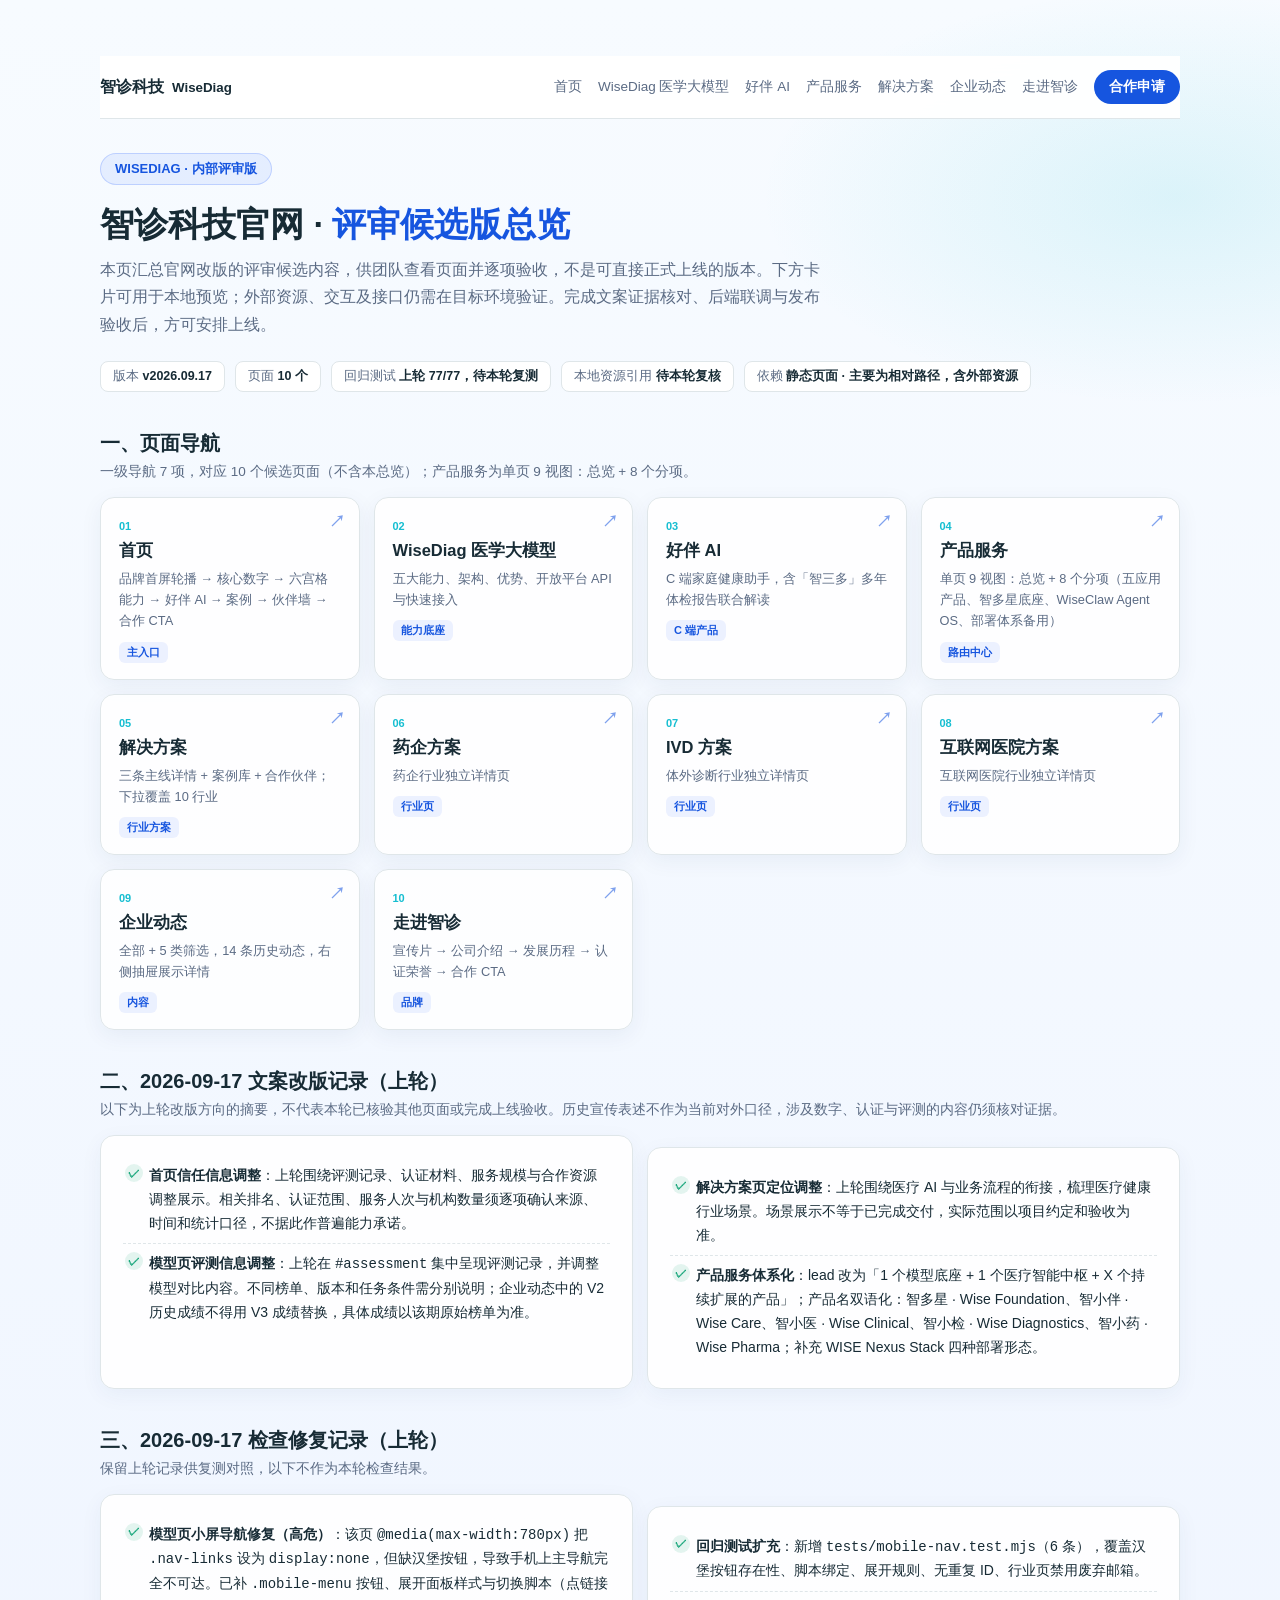
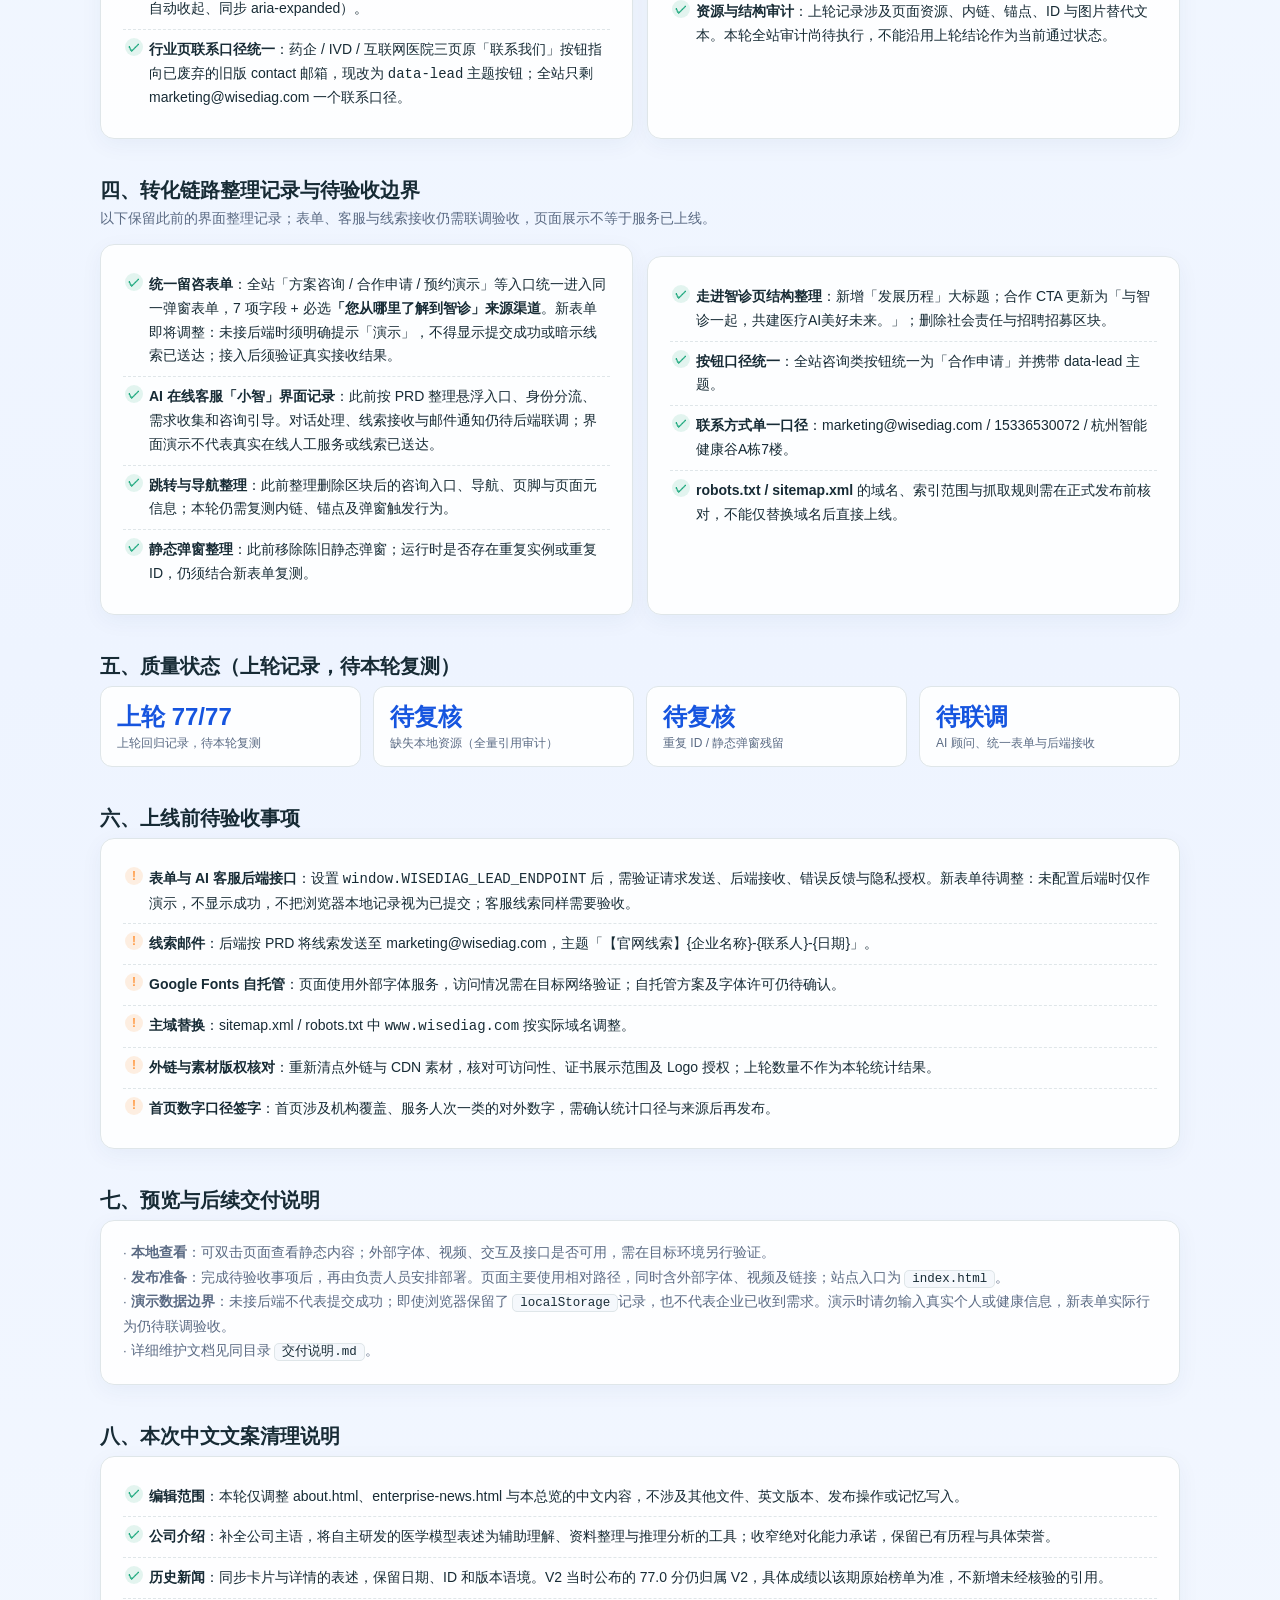
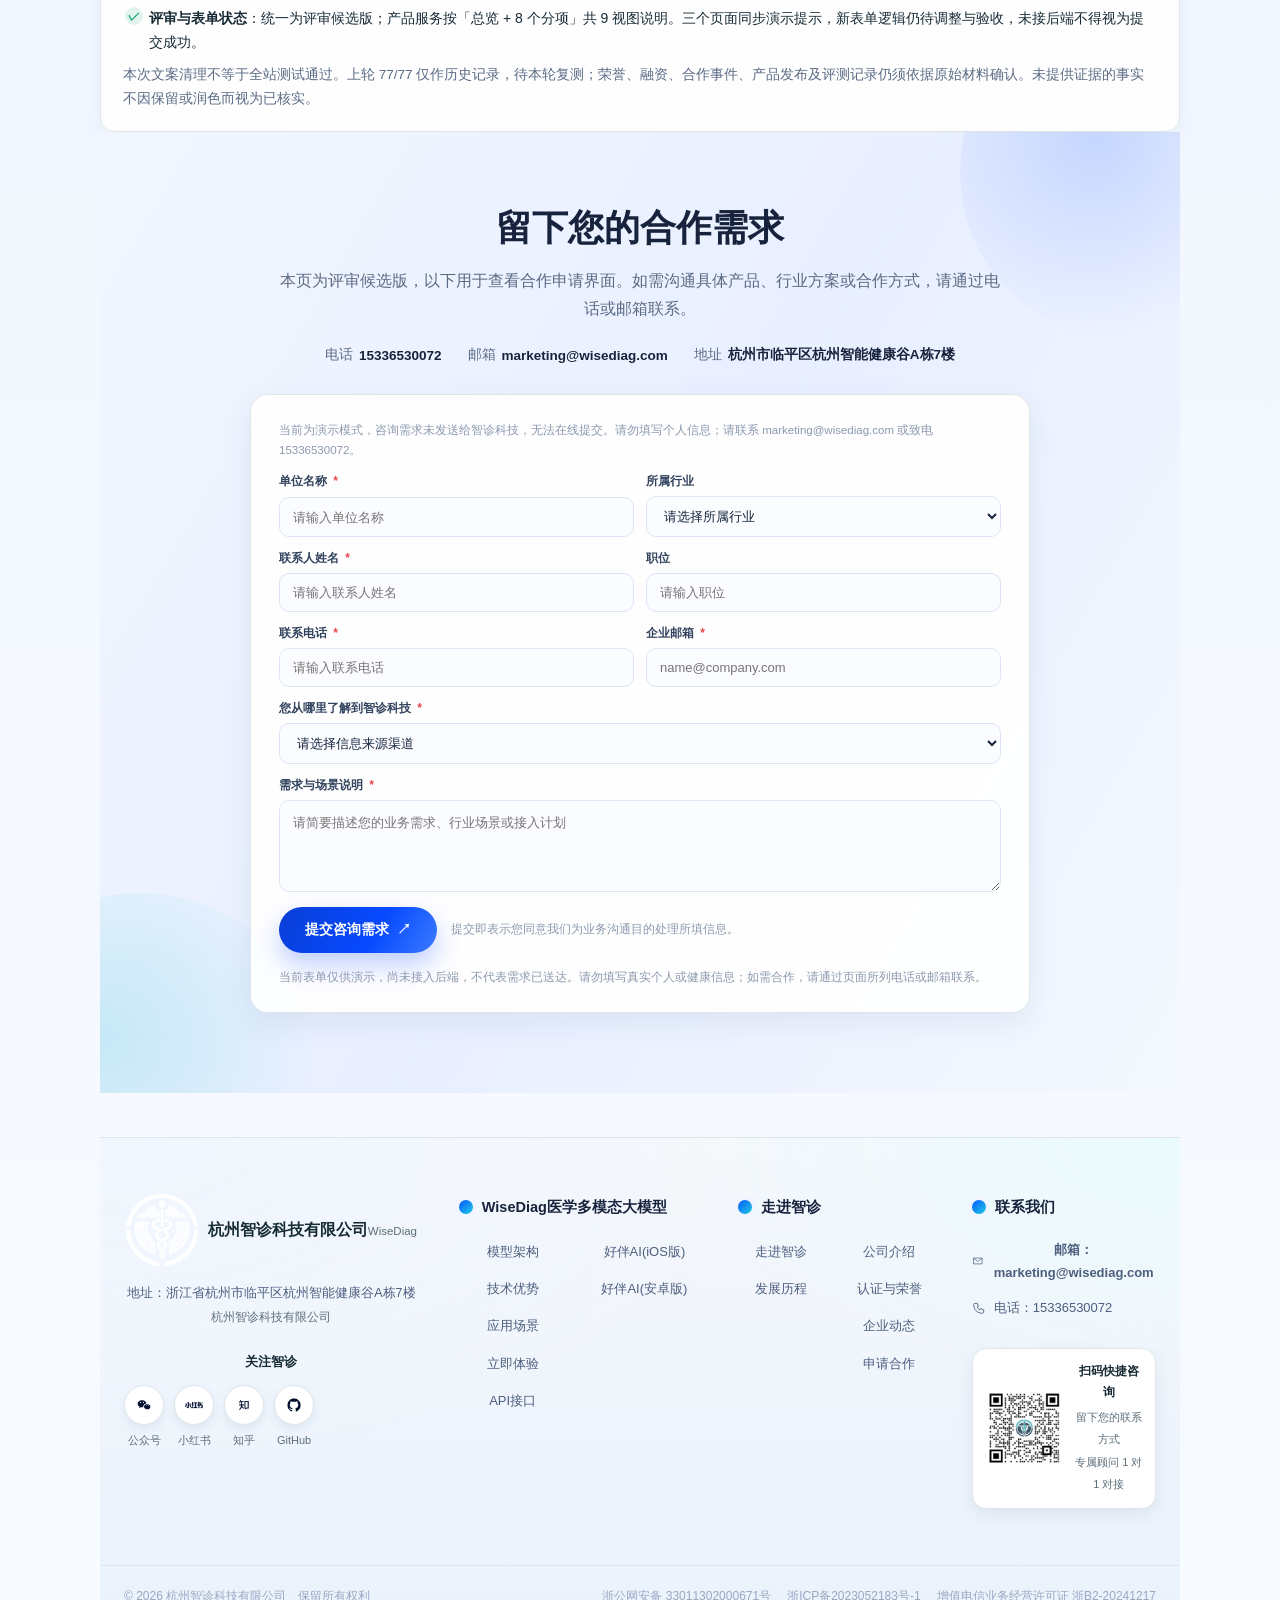
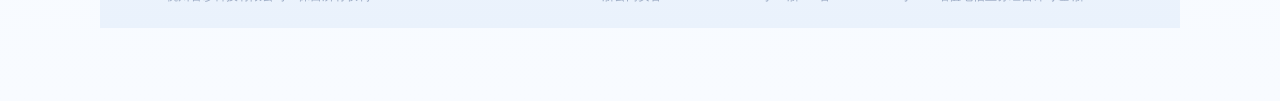
<file: 官网总览-最终版.html>
<!DOCTYPE html>
<html lang="zh-CN" data-page-node-id="PcMHaSGi0JCM5B2jnm72Gj">
<head data-page-node-id="KdjYSi6DCPfmtu9eub08LW">
<meta charset="UTF-8" data-page-node-id="ve2fiO2mVOQkKAqGPNZ3md">
<meta name="viewport" content="width=device-width, initial-scale=1" data-page-node-id="eAJKErfPLr1T6IDtgDUSvu">
<title>智诊科技官网 · 评审候选版总览</title>
<style>
  :root {
    --blue: #0649ff; --teal: #16bed1; --green: #1fa97f; --orange: #ff9b45;
    --ink: #17233c; --sub: #5b6b84; --line: #e3eaf4; --mist: #f5f8fc;
  }
  * { margin: 0; padding: 0; box-sizing: border-box; }
  body {
    font-family: "Noto Sans SC", "PingFang SC", "Microsoft YaHei", sans-serif;
    color: var(--ink); background:
      radial-gradient(900px 420px at 12% -8%, rgba(6,73,255,.10), transparent 60%),
      radial-gradient(760px 380px at 92% 4%, rgba(22,190,209,.12), transparent 55%),
      linear-gradient(180deg, #f7fbff, #eef4ff 46%, #f8fbff);
    min-height: 100vh; padding: 56px 20px 80px;
  }
  .wrap { max-width: 1080px; margin: 0 auto; }
  .kicker { display: inline-flex; align-items: center; gap: 8px; font-size: 13px; font-weight: 600; letter-spacing: .14em; color: var(--blue); background: rgba(6,73,255,.07); border: 1px solid rgba(6,73,255,.18); padding: 6px 14px; border-radius: 999px; }
  h1 { font-size: 34px; line-height: 1.25; margin: 18px 0 10px; font-weight: 800; }
  h1 b { color: var(--blue); }
  .lede { color: var(--sub); font-size: 15.5px; line-height: 1.8; max-width: 720px; }
  .meta { display: flex; flex-wrap: wrap; gap: 10px; margin: 22px 0 34px; }
  .meta span { font-size: 12.5px; color: var(--sub); background: #fff; border: 1px solid var(--line); border-radius: 8px; padding: 6px 12px; }
  .meta b { color: var(--ink); }
  h2 { font-size: 20px; margin: 38px 0 6px; font-weight: 800; }
  .h2sub { color: var(--sub); font-size: 13.5px; margin-bottom: 16px; }
  .grid { display: grid; grid-template-columns: repeat(auto-fill, minmax(240px, 1fr)); gap: 14px; }
  a.card {
    display: block; text-decoration: none; color: inherit; background: rgba(255,255,255,.88);
    border: 1px solid var(--line); border-radius: 14px; padding: 18px 18px 16px;
    box-shadow: 0 6px 22px rgba(24,58,110,.06); transition: transform .18s ease, box-shadow .18s ease, border-color .18s ease;
    position: relative; overflow: hidden;
  }
  a.card::after { content: "↗"; position: absolute; right: 14px; top: 14px; color: var(--blue); font-weight: 700; opacity: .55; }
  a.card:hover { transform: translateY(-3px); border-color: rgba(6,73,255,.35); box-shadow: 0 12px 30px rgba(24,58,110,.12); }
  .card .no { font-size: 11px; font-weight: 700; letter-spacing: .12em; color: var(--teal); }
  .card h3 { font-size: 16.5px; margin: 6px 0 6px; font-weight: 700; }
  .card p { font-size: 12.8px; color: var(--sub); line-height: 1.65; }
  .card .tag { display: inline-block; margin-top: 10px; font-size: 11px; color: var(--blue); background: rgba(6,73,255,.07); border-radius: 6px; padding: 3px 8px; font-weight: 600; }
  .panel { background: rgba(255,255,255,.9); border: 1px solid var(--line); border-radius: 14px; padding: 20px 22px; box-shadow: 0 6px 22px rgba(24,58,110,.05); }
  .panel + .panel { margin-top: 12px; }
  ul.tick { list-style: none; }
  ul.tick li { padding: 8px 0 8px 26px; position: relative; font-size: 14px; line-height: 1.7; color: var(--ink); border-bottom: 1px dashed var(--line); }
  ul.tick li:last-child { border-bottom: 0; }
  ul.tick li::before { content: "✓"; position: absolute; left: 2px; top: 8px; width: 18px; height: 18px; border-radius: 50%; background: rgba(31,169,127,.12); color: var(--green); font-size: 12px; font-weight: 800; display: flex; align-items: center; justify-content: center; }
  ul.todo { list-style: none; }
  ul.todo li { padding: 8px 0 8px 26px; position: relative; font-size: 14px; line-height: 1.7; border-bottom: 1px dashed var(--line); }
  ul.todo li:last-child { border-bottom: 0; }
  ul.todo li::before { content: "!"; position: absolute; left: 2px; top: 8px; width: 18px; height: 18px; border-radius: 50%; background: rgba(255,155,69,.16); color: var(--orange); font-size: 12px; font-weight: 800; display: flex; align-items: center; justify-content: center; }
  ul.todo b { color: var(--ink); }
  .twocol { display: grid; grid-template-columns: 1fr 1fr; gap: 14px; }
  @media (max-width: 760px) { .twocol { grid-template-columns: 1fr; } h1 { font-size: 27px; } }
  .stat { display: flex; gap: 12px; flex-wrap: wrap; margin-top: 4px; }
  .stat div { flex: 1 1 150px; background: rgba(255,255,255,.9); border: 1px solid var(--line); border-radius: 12px; padding: 14px 16px; }
  .stat b { display: block; font-size: 24px; font-weight: 800; color: var(--blue); }
  .stat small { color: var(--sub); font-size: 12px; }
  footer { margin-top: 44px; text-align: center; color: #77859a; font-size: 12.5px; line-height: 1.8; }
  .howto { font-size: 13.5px; color: var(--sub); line-height: 1.8; }
  .howto code { background: var(--mist); border: 1px solid var(--line); border-radius: 5px; padding: 1px 7px; font-size: 12.5px; color: var(--ink); }
</style>
  <link rel="stylesheet" href="lead-form.css">
  <style>
  .topnav { position: sticky; top: 0; z-index: 20; display: flex; align-items: center; gap: 18px; flex-wrap: wrap; margin: 0 0 34px; padding: 14px 0; border-bottom: 1px solid var(--line); background: rgba(255,255,255,.94); backdrop-filter: blur(12px); }
  .topnav .tn-brand { display: inline-flex; align-items: center; gap: 8px; font-weight: 800; letter-spacing: -.03em; color: var(--ink); text-decoration: none; white-space: nowrap; }
  .topnav .tn-links { display: flex; align-items: center; gap: 16px; flex-wrap: wrap; margin-left: auto; }
  .topnav .tn-links a { color: var(--sub); text-decoration: none; font-size: 13.5px; white-space: nowrap; }
  .topnav .tn-links a:hover { color: var(--blue); }
  .topnav .tn-cta { display: inline-flex; align-items: center; min-height: 34px; padding: 0 15px; border-radius: 999px; background: var(--blue); color: #fff !important; font-size: 13px; font-weight: 600; text-decoration: none; }
  @media (max-width: 760px) { .topnav { gap: 10px; padding: 10px 0; } .topnav .tn-links { gap: 12px; margin-left: 0; width: 100%; overflow-x: auto; } .topnav .tn-cta { display: none; } }
  </style>
<link rel="stylesheet" href="refresh.css">
</head>
<body data-page-node-id="oAqjrz3dP1ZGxcQWakcWGS">
<div class="wrap" data-page-node-id="Q8neCyYAHXS7kGZtvCU1dE">
<nav class="topnav" aria-label="官网主导航">
  <a class="tn-brand" href="index.html">智诊科技 <small>WiseDiag</small></a>
  <div class="tn-links">
    <a href="index.html">首页</a>
    <a href="wisediag-model.html">WiseDiag 医学大模型</a>
    <a href="haoban-ai.html">好伴 AI</a>
    <a href="product-services.html">产品服务</a>
    <a href="solutions.html">解决方案</a>
    <a href="enterprise-news.html">企业动态</a>
    <a href="about.html">走进智诊</a>
    <a class="tn-cta" href="#contact" data-lead="合作申请">合作申请</a>
  </div>
</nav>
<span class="kicker" data-page-node-id="w9OmEJBu61LljTEU8QhBI1">WISEDIAG · 内部评审版</span>
  <h1 data-page-node-id="6uXXNdBGw0GQhLF1PsnP52">智诊科技官网 · <b data-page-node-id="xArC1prRvDVLEzdY79gbL7">评审候选版总览</b></h1>
  <p class="lede" data-page-node-id="Vt05oLqyznB0guL5YWtrMB">本页汇总官网改版的评审候选内容，供团队查看页面并逐项验收，不是可直接正式上线的版本。下方卡片可用于本地预览；外部资源、交互及接口仍需在目标环境验证。完成文案证据核对、后端联调与发布验收后，方可安排上线。</p>
  <div class="meta" data-page-node-id="85DcUeR0vBRdgnHfOMbwUu">
    <span data-page-node-id="537uYAW0BpZPj2W30bnI3a">版本 <b data-page-node-id="nG5Wh5BQchOgIrnwdMkdDL">v2026.09.17</b></span>
    <span data-page-node-id="HjBrIvGn2hAzPv7DYHa4TU">页面 <b data-page-node-id="MGpW5ulFLyzYNrO2BWBwjn">10 个</b></span>
    <span data-page-node-id="j5QozZA3g4td1k7DlKlWzk">回归测试 <b data-page-node-id="8oLBoCOVTleTWScZGOwnvI">上轮 77/77，待本轮复测</b></span>
    <span data-page-node-id="ssvWGaWhEfQNM8gihviXvA">本地资源引用 <b data-page-node-id="mkJCSplEC0e2Y2n8jGLcTs">待本轮复核</b></span>
    <span data-page-node-id="QotQ54W8uJu0Y2kLEvAVhz">依赖 <b data-page-node-id="wbWXkHqP4tffcYMIh9GYDI">静态页面 · 主要为相对路径，含外部资源</b></span>
  </div>

  <h2 data-page-node-id="euArX0dBovsCBniExxFRcQ">一、页面导航</h2>
  <p class="h2sub" data-page-node-id="uVLEFgSmObEqQIw2PTalsT">一级导航 7 项，对应 10 个候选页面（不含本总览）；产品服务为单页 9 视图：总览 + 8 个分项。</p>
  <div class="grid" data-page-node-id="p4NHLvFg9occR3ahOqAKfa">
    <a class="card" href="index.html" data-page-node-id="pndEAd7phY1K5j32JhAdkV"><span class="no" data-page-node-id="z6TSbtRPApi5FQM7poxWGB">01</span><h3 data-page-node-id="op9or0wFnQMETVeqAEhFMy">首页</h3><p data-page-node-id="Sr53iWhzLRfeVw9wP9rh1s">品牌首屏轮播 → 核心数字 → 六宫格能力 → 好伴 AI → 案例 → 伙伴墙 → 合作 CTA</p><span class="tag" data-page-node-id="CQwsaymSX8B0CSh2VCEYGh">主入口</span></a>
    <a class="card" href="wisediag-model.html" data-page-node-id="3YfJXXCVNGAjDWeFMCCcTO"><span class="no" data-page-node-id="EJgY5C90yOUpPEHTT6U6Pp">02</span><h3 data-page-node-id="KoDSON2GHMDvjKyp61Ot0Q">WiseDiag 医学大模型</h3><p data-page-node-id="X8STgGLVOTQD2UDWAvOWMf">五大能力、架构、优势、开放平台 API 与快速接入</p><span class="tag" data-page-node-id="9ueDzbsCcyNYzPDC8AxZgz">能力底座</span></a>
    <a class="card" href="haoban-ai.html" data-page-node-id="eXBZ7QyhoCzDs1KDZGfCz4"><span class="no" data-page-node-id="xu27TaqBNvaUytRarOXVAD">03</span><h3 data-page-node-id="tPQlT2nZq2vcuZHZ5Sde0B">好伴 AI</h3><p data-page-node-id="lJVnU0nQ0HLngaZK8b0QS6">C 端家庭健康助手，含「智三多」多年体检报告联合解读</p><span class="tag" data-page-node-id="ClbtM6aRWnn0DXiX4zZEJa">C 端产品</span></a>
    <a class="card" href="product-services.html" data-page-node-id="OdZAmP9sgQG9UgiX8PLYcV"><span class="no" data-page-node-id="mi1G6BRgU9SAIKuzjvlnLK">04</span><h3 data-page-node-id="DTHpA6IG00hEEYQgACuj6f">产品服务</h3><p data-page-node-id="8QP5GCJDc1KrqYyjAiN2BK">单页 9 视图：总览 + 8 个分项（五应用产品、智多星底座、WiseClaw Agent OS、部署体系备用）</p><span class="tag" data-page-node-id="k5QRj3UBxPwuiwfrhCvHup">路由中心</span></a>
    <a class="card" href="solutions.html" data-page-node-id="3QkAnnIhk0fClQ2FFfmgOi"><span class="no" data-page-node-id="RBWRfXlmGlVo5aSTCSUSxz">05</span><h3 data-page-node-id="4jDr80Ud3gIpHxHO49nik9">解决方案</h3><p data-page-node-id="k358Ac8XQPqwovvZLo5aOu">三条主线详情 + 案例库 + 合作伙伴；下拉覆盖 10 行业</p><span class="tag" data-page-node-id="ZvOL3LiCSG59vVOOKcFGyz">行业方案</span></a>
    <a class="card" href="solution-pharma.html" data-page-node-id="2rOxVzkj79vePM6mb94J7x"><span class="no" data-page-node-id="RvwYZ135q7eNcjq0PGmlUw">06</span><h3 data-page-node-id="ocxZeHEdOMVBA6mJco8GeV">药企方案</h3><p data-page-node-id="BK1DdtnLEKFXgaUAyzHqKa">药企行业独立详情页</p><span class="tag" data-page-node-id="QM8IyVWsrxM2foXQJ0HeoM">行业页</span></a>
    <a class="card" href="solution-ivd.html" data-page-node-id="FfQJee6lZFXholl9hER6xZ"><span class="no" data-page-node-id="EdKt7t7VhEaQ4uNtjyWZw2">07</span><h3 data-page-node-id="gxR8ujwSkVCkej45LI9fDR">IVD 方案</h3><p data-page-node-id="Sc5T5AclRGAU8AT7h30Nu1">体外诊断行业独立详情页</p><span class="tag" data-page-node-id="nlqz3e5M0KJAqptNP1YAs3">行业页</span></a>
    <a class="card" href="solution-internet-hospital.html" data-page-node-id="mpOtH64dkU2AJBKZiK8Gwf"><span class="no" data-page-node-id="JAtOBmKwDf7yKmIMYDn3l3">08</span><h3 data-page-node-id="SjFq3NJzfieCHSZuxoF2rF">互联网医院方案</h3><p data-page-node-id="yxzr04eNLDYG7u1uxTHltK">互联网医院行业独立详情页</p><span class="tag" data-page-node-id="SyVgsaNGB83kaM3ECS7cpK">行业页</span></a>
    <a class="card" href="enterprise-news.html" data-page-node-id="DyYYKXJiptfa0anrfDhRn9"><span class="no" data-page-node-id="4AaWgyqZnulsBI3VYLFVSl">09</span><h3 data-page-node-id="UxH9PtBHiLzw1StmHB7DpC">企业动态</h3><p data-page-node-id="kzNRiDJbgrpDlH9B1CGUfc">全部 + 5 类筛选，14 条历史动态，右侧抽屉展示详情</p><span class="tag" data-page-node-id="pE4tMcDl9BLGsCn15naFS7">内容</span></a>
    <a class="card" href="about.html" data-page-node-id="v2DDPMuf4QWUcNfi2InLDa"><span class="no" data-page-node-id="JX5BzBE9xzb2mL7w132DW3">10</span><h3 data-page-node-id="735mvnHP5DCXEAD6fo6oQx">走进智诊</h3><p data-page-node-id="Y8Sjbfr0udFVdhjf5bzy4a">宣传片 → 公司介绍 → 发展历程 → 认证荣誉 → 合作 CTA</p><span class="tag" data-page-node-id="QeG3YzDwSeqwGpUHAz1nKn">品牌</span></a>
  </div>

  
  <h2>二、2026-09-17 文案改版记录（上轮）</h2>
  <p class="h2sub">以下为上轮改版方向的摘要，不代表本轮已核验其他页面或完成上线验收。历史宣传表述不作为当前对外口径，涉及数字、认证与评测的内容仍须核对证据。</p>
  <div class="twocol">
    <div class="panel">
      <ul class="tick">
        <li><b>首页信任信息调整</b>：上轮围绕评测记录、认证材料、服务规模与合作资源调整展示。相关排名、认证范围、服务人次与机构数量须逐项确认来源、时间和统计口径，不据此作普遍能力承诺。</li>
        <li><b>模型页评测信息调整</b>：上轮在 <code>#assessment</code> 集中呈现评测记录，并调整模型对比内容。不同榜单、版本和任务条件需分别说明；企业动态中的 V2 历史成绩不得用 V3 成绩替换，具体成绩以该期原始榜单为准。</li>
      </ul>
    </div>
    <div class="panel">
      <ul class="tick">
        <li><b>解决方案页定位调整</b>：上轮围绕医疗 AI 与业务流程的衔接，梳理医疗健康行业场景。场景展示不等于已完成交付，实际范围以项目约定和验收为准。</li>
        <li><b>产品服务体系化</b>：lead 改为「1 个模型底座 + 1 个医疗智能中枢 + X 个持续扩展的产品」；产品名双语化：智多星 · Wise Foundation、智小伴 · Wise Care、智小医 · Wise Clinical、智小检 · Wise Diagnostics、智小药 · Wise Pharma；补充 WISE Nexus Stack 四种部署形态。</li>
      </ul>
    </div>
  </div>

  <h2>三、2026-09-17 检查修复记录（上轮）</h2>
  <p class="h2sub">保留上轮记录供复测对照，以下不作为本轮检查结果。</p>
  <div class="twocol">
    <div class="panel">
      <ul class="tick">
        <li><b>模型页小屏导航修复（高危）</b>：该页 <code>@media(max-width:780px)</code> 把 <code>.nav-links</code> 设为 <code>display:none</code>，但缺汉堡按钮，导致手机上主导航完全不可达。已补 <code>.mobile-menu</code> 按钮、展开面板样式与切换脚本（点链接自动收起、同步 aria-expanded）。</li>
        <li><b>行业页联系口径统一</b>：药企 / IVD / 互联网医院三页原「联系我们」按钮指向已废弃的旧版 contact 邮箱，现改为 <code>data-lead</code> 主题按钮；全站只剩 marketing@wisediag.com 一个联系口径。</li>
      </ul>
    </div>
    <div class="panel">
      <ul class="tick">
        <li><b>回归测试扩充</b>：新增 <code>tests/mobile-nav.test.mjs</code>（6 条），覆盖汉堡按钮存在性、脚本绑定、展开规则、无重复 ID、行业页禁用废弃邮箱。</li>
        <li><b>资源与结构审计</b>：上轮记录涉及页面资源、内链、锚点、ID 与图片替代文本。本轮全站审计尚待执行，不能沿用上轮结论作为当前通过状态。</li>
      </ul>
    </div>
  </div>

  <h2 data-page-node-id="Ej2BOleLAUHmnpB641ghuh">四、转化链路整理记录与待验收边界</h2>
  <p class="h2sub" data-page-node-id="RwVlsO5Dpef7CB5H4CVqei">以下保留此前的界面整理记录；表单、客服与线索接收仍需联调验收，页面展示不等于服务已上线。</p>
  <div class="twocol" data-page-node-id="O6pepRUdkMH0ZxBVJHQlXg">
    <div class="panel" data-page-node-id="aWobfCkhLqHC1Mxgc3jFYL">
      <ul class="tick" data-page-node-id="omEVBgOeswOutHsNv7reLA">
        <li data-page-node-id="VU6QCRYavwQuoOmc3OgoFy"><b data-page-node-id="SuF347aaCEA4ATw19kviwW">统一留咨表单</b>：全站「方案咨询 / 合作申请 / 预约演示」等入口统一进入同一弹窗表单，7 项字段 + 必选<b data-page-node-id="JoxURVXlgymRBLA3TTAEtt">「您从哪里了解到智诊」来源渠道</b>。新表单即将调整：未接后端时须明确提示「演示」，不得显示提交成功或暗示线索已送达；接入后须验证真实接收结果。</li>
        <li data-page-node-id="CddFyaGzuJPzXmeBYhU0nZ"><b data-page-node-id="R38bEDbicVZ4ZHRFzy8Dmm">AI 在线客服「小智」界面记录</b>：此前按 PRD 整理悬浮入口、身份分流、需求收集和咨询引导。对话处理、线索接收与邮件通知仍待后端联调；界面演示不代表真实在线人工服务或线索已送达。</li>
        <li data-page-node-id="Z7SvQx25bWT6dVNbx7R68l"><b data-page-node-id="4CmZFex0S7ArxiWOSjLGRL">跳转与导航整理</b>：此前整理删除区块后的咨询入口、导航、页脚与页面元信息；本轮仍需复测内链、锚点及弹窗触发行为。</li>
        <li data-page-node-id="hXclAF79IL8dGCZcp59R4N"><b data-page-node-id="EAq2HpKf6VLLmDGcWAjzHb">静态弹窗整理</b>：此前移除陈旧静态弹窗；运行时是否存在重复实例或重复 ID，仍须结合新表单复测。</li>
      </ul>
    </div>
    <div class="panel" data-page-node-id="whLqKcp1rGyKpTFni8EC77">
      <ul class="tick" data-page-node-id="MBkXJaNfHxVWyN88slQ1PK">
        <li data-page-node-id="dT9Ul0WV3MuzEelA7Ndk13"><b data-page-node-id="QQLe7HOGuBjWltlCxd0LHs">走进智诊页结构整理</b>：新增「发展历程」大标题；合作 CTA 更新为「与智诊一起，共建医疗AI美好未来。」；删除社会责任与招聘招募区块。</li>
        <li data-page-node-id="GTqjdkf1OR2vbbsyG7MjCg"><b data-page-node-id="ZF4b9KDUATBDXcYb9ULyLE">按钮口径统一</b>：全站咨询类按钮统一为「合作申请」并携带 data-lead 主题。</li>
        <li data-page-node-id="qJEe8HkMKnRtR7q5DAoAle"><b data-page-node-id="YBPm9PffjKuFiko9PeEmXf">联系方式单一口径</b>：marketing@wisediag.com / 15336530072 / 杭州智能健康谷A栋7楼。</li>
        <li data-page-node-id="IcnXiGn33IO9MAoSFibw8G"><b data-page-node-id="RrNCOnx2TMrOS2yCl8x7tg">robots.txt / sitemap.xml</b> 的域名、索引范围与抓取规则需在正式发布前核对，不能仅替换域名后直接上线。</li>
      </ul>
    </div>
  </div>

  <h2 data-page-node-id="CIeUNsPfLKzWH29jqDMSqp">五、质量状态（上轮记录，待本轮复测）</h2>
  <div class="stat" data-page-node-id="i1JPR9wnGky6NRMmljG71N">
    <div data-page-node-id="6jcdNJkViab3YulUZC8wbK"><b data-page-node-id="CRaqhnSWKJFo7x2g07AGpp">上轮 77/77</b><small data-page-node-id="mFCzV7UtC9jqFqHgWyoX3X">上轮回归记录，待本轮复测</small></div>
    <div data-page-node-id="i9xsta5IFjLT20afODPbqc"><b data-page-node-id="RZ4PtxAXbfCAiHSBaNulsL">待复核</b><small data-page-node-id="YaDR7DvZYDAfacCNXaXNvf">缺失本地资源（全量引用审计）</small></div>
    <div data-page-node-id="d7XAe1Igi0BkCD7MhFV7Bb"><b data-page-node-id="7a7TIHJIOJKLltaIL61czS">待复核</b><small data-page-node-id="bt6iS3k4EHMd9PZgKycuHJ">重复 ID / 静态弹窗残留</small></div>
    <div data-page-node-id="TdRlIsCa2seSH1FrSereBP"><b data-page-node-id="guUfJYEewhGx2HHR2VkJa0">待联调</b><small data-page-node-id="YcHmVeKFpvpy65oB1QGCAc">AI 顾问、统一表单与后端接收</small></div>
  </div>

  <h2 data-page-node-id="4tQjpSWyDQc6KdF0chMQsp">六、上线前待验收事项</h2>
  <div class="panel" data-page-node-id="F3Rf4nztz2NPRlCgfDUjR5">
    <ul class="todo" data-page-node-id="vYlj6ye1ueQuw49sVEaeHp">
      <li data-page-node-id="FDr6M2edl7xXGINDbTtNFe"><b data-page-node-id="PA15FgXXY2Vd1HqM7r2S1x">表单与 AI 客服后端接口</b>：设置 <code data-page-node-id="ibpMt1hLGFUbL3PEr7TANE">window.WISEDIAG_LEAD_ENDPOINT</code> 后，需验证请求发送、后端接收、错误反馈与隐私授权。新表单待调整：未配置后端时仅作演示，不显示成功，不把浏览器本地记录视为已提交；客服线索同样需要验收。</li>
      <li data-page-node-id="yiL3IDEl5HYaHO6oJlkC4K"><b data-page-node-id="sHfZr3UPHhMWcAuI1GoquC">线索邮件</b>：后端按 PRD 将线索发送至 marketing@wisediag.com，主题「【官网线索】{企业名称}-{联系人}-{日期}」。</li>
      <li data-page-node-id="9UcnHVeQdFGYSUONMWwJB8"><b data-page-node-id="xSgmlU5gCkxNxFvzCV3qYm">Google Fonts 自托管</b>：页面使用外部字体服务，访问情况需在目标网络验证；自托管方案及字体许可仍待确认。</li>
      <li data-page-node-id="IR5n9kTRQOpcl9GMrbWS79"><b data-page-node-id="pyAN7UiBlO5M60FoYkv6jv">主域替换</b>：sitemap.xml / robots.txt 中 <code data-page-node-id="BY7NFyCbKkWvFPWah3QdTM">www.wisediag.com</code> 按实际域名调整。</li>
      <li data-page-node-id="Tjy9aqQrSSycQi4s29KYQt"><b data-page-node-id="sTyRD47dxaZbxaDwySmDBh">外链与素材版权核对</b>：重新清点外链与 CDN 素材，核对可访问性、证书展示范围及 Logo 授权；上轮数量不作为本轮统计结果。</li>
      <li data-page-node-id="YXRaoJipoH2rBpYMl87UHb"><b data-page-node-id="pHGcsTDuE0iXiHFgZlaAvU">首页数字口径签字</b>：首页涉及机构覆盖、服务人次一类的对外数字，需确认统计口径与来源后再发布。</li>
    </ul>
  </div>

  <h2 data-page-node-id="KUp0JWrFfhLowIIjPKq49i">七、预览与后续交付说明</h2>
  <div class="panel" data-page-node-id="gFZBE6HHKMVcKuaIszDyFS">
    <p class="howto" data-page-node-id="Fy4RS4AOzxyFEPGH3fXRYc">
      · <b data-page-node-id="FWiaz50I86Q1huOIiqtnAn">本地查看</b>：可双击页面查看静态内容；外部字体、视频、交互及接口是否可用，需在目标环境另行验证。<br data-page-node-id="POA3vWUs4GVRSkq5BSYH7Y">
      · <b data-page-node-id="vAlgBo8kMgzCv7qyQch47r">发布准备</b>：完成待验收事项后，再由负责人员安排部署。页面主要使用相对路径，同时含外部字体、视频及链接；站点入口为 <code data-page-node-id="zGuxE19jcpqmpEj64mmUS0">index.html</code>。<br data-page-node-id="Cv5FHhlZg032LyR44RyGmL">
      · <b data-page-node-id="pdTUJFpNOhLA2lGSB7bswI">演示数据边界</b>：未接后端不代表提交成功；即使浏览器保留了 <code data-page-node-id="5AbSIRyDV6Xaab9kD9GKvJ">localStorage</code>记录，也不代表企业已收到需求。演示时请勿输入真实个人或健康信息，新表单实际行为仍待联调验收。<br data-page-node-id="8bIJnyDMUWsEYdUFJsql6Z">
      · 详细维护文档见同目录 <code data-page-node-id="QB5TYLWdZkOTfhK5p4OPrx">交付说明.md</code>。
    </p>
  </div>

  <h2>八、本次中文文案清理说明</h2>
  <div class="panel">
    <ul class="tick">
      <li><b>编辑范围</b>：本轮仅调整 about.html、enterprise-news.html 与本总览的中文内容，不涉及其他文件、英文版本、发布操作或记忆写入。</li>
      <li><b>公司介绍</b>：补全公司主语，将自主研发的医学模型表述为辅助理解、资料整理与推理分析的工具；收窄绝对化能力承诺，保留已有历程与具体荣誉。</li>
      <li><b>历史新闻</b>：同步卡片与详情的表述，保留日期、ID 和版本语境。V2 当时公布的 77.0 分仍归属 V2，具体成绩以该期原始榜单为准，不新增未经核验的引用。</li>
      <li><b>评审与表单状态</b>：统一为评审候选版；产品服务按「总览 + 8 个分项」共 9 视图说明。三个页面同步演示提示，新表单逻辑仍待调整与验收，未接后端不得视为提交成功。</li>
    </ul>
    <p class="howto">本次文案清理不等于全站测试通过。上轮 77/77 仅作历史记录，待本轮复测；荣誉、融资、合作事件、产品发布及评测记录仍须依据原始材料确认。未提供证据的事实不因保留或润色而视为已核实。</p>
  </div>

      <section class="lead-section" id="contact">
      <div class="lead-inner">
        
        <h2 class="lead-title">留下您的合作需求</h2>
        <p class="lead-sub">本页为评审候选版，以下用于查看合作申请界面。如需沟通具体产品、行业方案或合作方式，请通过电话或邮箱联系。</p>
        <ul class="lead-contacts"><li>电话 <b>15336530072</b></li><li>邮箱 <b>marketing@wisediag.com</b></li><li>地址 <b>杭州市临平区杭州智能健康谷A栋7楼</b></li></ul>
        <div class="cta-form-wrap"><form class="lf-form lf-host" novalidate=""></form><p class="cta-inline-note" style="margin:14px 0 0;text-align:left;color:#8b98ad;font-size:12px;line-height:1.7;">当前表单仅供演示，尚未接入后端，不代表需求已送达。请勿填写真实个人或健康信息；如需合作，请通过页面所列电话或邮箱联系。</p></div>
      </div>
    </section>
  <!-- footer:v2026-09-03-r4 -->
  <footer class="site-footer">
    <div class="footer-grid" data-page-node-id="drhS2vWPMRL4Fa7dLGr1jg">

      <!-- 列 1：公司信息 + 关注智诊 -->
      <div class="footer-company" data-page-node-id="KnajN6xl8TgHHWnlKtpNUk">
        <a class="brand" href="index.html" data-page-node-id="gJNt052nEGSqxcgagTHyGi">
          <img class="brand-mark" src="assets/footer/logo-wisediag.png" alt="智诊科技 WiseDiag" data-page-node-id="nj8d5X1nycPz1u0y4fqJxd">
          <span data-page-node-id="QV4Hy9J0Cmxm97PZ0cjZHD"><b data-page-node-id="nkFB3GWKPNC9eVGIa2xVt5">杭州智诊科技有限公司</b><small data-page-node-id="QAe1SD7KNEOOUEFDFsSntM">WiseDiag</small></span>
        </a>
        <p class="addr" data-page-node-id="hc2WQiMPbcKuVvj0Osa8XQ">
          <span data-page-node-id="uxIbnz8Dl841Kzo3qGzfDY">地址：浙江省杭州市临平区杭州智能健康谷A栋7楼</span>
          <span class="line2" data-page-node-id="QgwWqpNxNc9EkIlzsZEBkQ">杭州智诊科技有限公司</span>
        </p>

        <div class="social-block" data-page-node-id="xQZc6dNFBAoJ4ykfYGEiNE">
          <p class="title" data-page-node-id="j1lddOqdAbJsRVSKlRB6EL">关注智诊</p>
          <div class="social-grid" data-page-node-id="nCy1DaB1bXoV5Nb5VgMWFA">
            <a class="social-item" href="javascript:void(0)" aria-label="微信公众号" data-page-node-id="IHLWIxjUO41UKVhv75R9mh">
              <img src="assets/footer/icon-wechat.png" alt="" data-page-node-id="VVLXxKsezfiZUcjBXeM0bq">
              <span class="social-qr" data-page-node-id="Tj5p8SFxzIQugipjZvsWzM"><img src="assets/footer/qr-wechat.png" alt="微信公众号二维码" data-page-node-id="PaS6hpiOVrTt1OKI8tYDDV"></span>
            </a>
            <a class="social-item" href="javascript:void(0)" aria-label="小红书" data-page-node-id="NOYcrsRBrA62n6mY6ARYEA">
              <img src="assets/footer/icon-xhs.png" alt="" data-page-node-id="aXCOy9N2D2Kpu6UlD8pXtD">
              <span class="social-qr" data-page-node-id="mfSs8chCJfw8ZSBPxc0qa1"><img src="assets/footer/qr-xhs.png" alt="小红书二维码" data-page-node-id="gehLtExhU9YCYAEP6wnBCl"></span>
            </a>
            <a class="social-item" href="javascript:void(0)" aria-label="知乎" data-page-node-id="qnFYSkO19sOKqWXQ1D0DbJ">
              <img src="assets/footer/icon-zhihu.png" alt="" data-page-node-id="N2SdcpJsCUbNnJ7LeE8RVg">
              <span class="social-qr" data-page-node-id="5epLBXDaIFQBcpFeg5HGYV"><img src="assets/footer/qr-zhihu.png" alt="知乎二维码" data-page-node-id="HALygqNpACYhVvcyMgtNYM"></span>
            </a>
            <a class="social-item" href="https://github.com/WiseDiag" target="_blank" rel="noopener" aria-label="GitHub" data-page-node-id="QkQ4EMyDUNXFlWECOdyyXK">
              <img src="assets/footer/icon-github.png" alt="" data-page-node-id="OAdR9FEhfKYaU5LXOyserz">
              <span class="social-qr" data-page-node-id="ndJdyJ2qg6FY0CP77aebtT"><img src="assets/footer/qr-github.png" alt="GitHub 二维码" data-page-node-id="lIr341wFoxhCVXOaOy9vU0"><small data-page-node-id="cJkL0e3VC25jVXz5BNpgHm">github.com/WiseDiag</small></span>
            </a>
          </div>
          <div class="social-caption" data-page-node-id="XH7KazCY71BmDxPsUo0Sos">
            <span data-page-node-id="MKPYRRiMFNzGNjbJFm19wM">公众号</span>
            <span data-page-node-id="cLB3MKxRvi59bLJF2zF5iM">小红书</span>
            <span data-page-node-id="GsqvQHvHBMwSdfckq34ooC">知乎</span>
            <span data-page-node-id="qtBR8YqDHerVaTJrDbuVrB">GitHub</span>
          </div>
        </div>
      </div>

      <!-- 列 2：WiseDiag医学多模态大模型 -->
      <div data-page-node-id="JOFgTd2luHFUlRz91XeG3E">
        <h3 data-page-node-id="CKGllBr749uJlzr92M0SF3">WiseDiag医学多模态大模型</h3>
        <div class="nav-double" data-page-node-id="GGEZg2wFW8suBBAGwBF7Gf">
          <a href="wisediag-model.html" data-page-node-id="ps1AgrkEBh4P0Ce9bGPdmr">模型架构</a>
          <a href="haoban-ai.html" data-page-node-id="VxdGDINHlKhGfbaobR25FK">好伴AI(iOS版)</a>
          <a href="wisediag-model.html#advantages" data-page-node-id="QPitrvwFujkDzB8nnYuF1b">技术优势</a>
          <a href="haoban-ai.html" data-page-node-id="EnYS2n6ha8lNaFDSBaEQxX">好伴AI(安卓版)</a>
          <a href="solutions.html" data-page-node-id="oIxSDLPX4xwUO0wLq63yGu">应用场景</a>
          <span data-page-node-id="pKo6LqCXuc7jZfQjT2UWSG"></span>
          <a href="haoban-ai.html" data-page-node-id="QbuSnDsIaGGgUR9bkRfs01">立即体验</a>
          <span data-page-node-id="R8clSqVI7BQjzrOrNOi6zP"></span>
          <a href="wisediag-model.html#api" data-page-node-id="ryHvHu3xzdapjb6he03VxZ">API接口</a>
        </div>
      </div>

      <!-- 列 3：走进智诊 -->
      <div data-page-node-id="PUdOOzTjs2IJiNREuXyOCN">
        <h3 data-page-node-id="fXXMEfsHOcbFVEqCFe5NpP">走进智诊</h3>
        <div class="nav-double" data-page-node-id="GMStHcgJsN1uRmcCVWWcFj">
          <a href="about.html" data-page-node-id="nCQkkja6D1kgXnBeBpLcZi">走进智诊</a>
          <a href="about.html#company" data-page-node-id="pEO4gBNurRhJcEdzGyAf8W">公司介绍</a>
          <a href="about.html#milestones" data-page-node-id="K2kvSLFZe6cXzIHBK1NdhY">发展历程</a>
          <a href="about.html#honors" data-page-node-id="Xfp13FJ31F3UW3naIeGE68">认证与荣誉</a>
          <span data-page-node-id="2MYCSNHDAUe6hr8VXMHTWS"></span>
          <a href="enterprise-news.html" data-page-node-id="EWiLlkeIOFF2mmQlBjj9bM">企业动态</a>
          <span data-page-node-id="CPWASQmUmli36qghknhGiL"></span>
          <a href="#contact" data-lead="申请合作" data-page-node-id="9ble5vBUBg3gxC1iMuGsAD">申请合作</a>
        </div>
      </div>

      <!-- 列 4：联系我们 + 二维码 -->
      <div class="footer-contact" data-page-node-id="z4L5Urj36dbXWoed4YbpKt">
        <h3 data-page-node-id="mXOL9uZInM6om7Nl5DzuuO">联系我们</h3>
        <a class="email" href="mailto:marketing@wisediag.com" data-page-node-id="MBLSyafXhAL0WhPRE6qQUx">
          <svg width="14" height="14" viewBox="0 0 24 24" fill="none" data-page-node-id="kl8BY7U2PTYiqRSXpzHBSH"><path d="M3 6h18v12H3z M3 6l9 7 9-7" stroke="currentColor" stroke-width="1.5" data-page-node-id="Ea77uQzeRpXB8JbmOY1Txv"></path></svg>
          邮箱：marketing@wisediag.com
        </a>
        <a class="tel" href="tel:15336530072" data-page-node-id="CzNwIOf7vfMbTAlwMD9vGI">
          <svg width="14" height="14" viewBox="0 0 24 24" fill="none" data-page-node-id="DCanUvM3K5O4XYWdlInA8V"><path d="M5 4h4l2 5-2 1c1 3 2 4 5 5l1-2 5 2v4c0 1-1 2-2 2C9 21 3 15 3 6c0-1 1-2 2-2z" stroke="currentColor" stroke-width="1.5" data-page-node-id="bl9BDjTugy8oYSuMFvYIoK"></path></svg>
          电话：15336530072
        </a>
        <div class="qr" data-page-node-id="4W6bKUmRxTm7iXFqdJaq6y">
          <img src="assets/footer/qr-consult.png" alt="扫码快捷咨询二维码" data-page-node-id="1fdBKq4EmSgscC3QyKnPjU">
          <div data-page-node-id="OF7tFhbSlLhCJLEbJmbcPu">
            <strong data-page-node-id="7oAe7mxhnw53kacuDR1oea">扫码快捷咨询</strong>
            <small data-page-node-id="icBVizlQkXokNEk2DO8HbF">留下您的联系方式<br data-page-node-id="6AJcLpIFhaDuOalCb7udW6">专属顾问 1 对 1 对接</small>
          </div>
        </div>
      </div>

    </div>

    <!-- 底部条 -->
    <div class="footer-bottom" data-page-node-id="Izevg2HbxOG6NBQihz3H3Z">
      <span class="copyright" data-page-node-id="EdjY4ot5Eo4WIeZ8vfzl0p">© 2026 杭州智诊科技有限公司　保留所有权利</span>
      <span class="beian" data-page-node-id="tqpbulPww8pPSeVVHxHWbV">
        <a href="https://beian.mps.gov.cn/#/query/webSearch" target="_blank" rel="noopener" data-page-node-id="hmaDCrRYcoyTaJw8UcEOiD">浙公网安备 33011302000671号</a>
        <a href="https://beian.miit.gov.cn/#/Integrated/index" target="_blank" rel="noopener" data-page-node-id="k8q0NmYf3GRmmCA16rDj6U">浙ICP备2023052183号-1</a>
        <a href="https://dxzhgl.miit.gov.cn/#/home" target="_blank" rel="noopener" data-page-node-id="mDac7YS5SQQrFUAhv9GIR8">增值电信业务经营许可证 浙B2-20241217</a>
      </span>
    </div>
  </footer>
</div>
  <script src="nav-menu.js" defer></script>
  <script src="lead-form.js" defer></script>
<script src="refresh.js" defer></script>
</body>
</html>
</file>
<file: styles.css>
:root { --navy:#071637; --blue:#0649ff; --cyan:#16bed1; --green:#1fa97f; --ink:#17233c; --muted:#77859a; --mist:#f5f8fc; --line:#e3eaf4; --shell:1200px; }
* { box-sizing:border-box; } html { scroll-behavior:smooth; } body { margin:0; color:var(--ink); font-family:"Noto Sans SC","PingFang SC","Microsoft YaHei",sans-serif; -webkit-font-smoothing:antialiased; } a { color:inherit; text-decoration:none; } .shell { width:min(var(--shell),calc(100% - 56px)); margin:auto; }
.site-header { position:relative; z-index:10; height:74px; border-bottom:1px solid #e8eef6; background:#fff; } .nav { display:flex; height:100%; align-items:center; gap:20px; } .brand { display:flex; align-items:center; gap:9px; white-space:nowrap; } .brand-mark { display:grid; width:31px; height:31px; place-items:center; border-radius:10px; color:#fff; background:linear-gradient(135deg,#0758ff,#20cde2); box-shadow:0 7px 16px #0649ff33; } .brand b { font-size:16px; letter-spacing:-.04em; } .brand small { margin-left:5px; color:#66738a; font:700 11px Manrope,sans-serif; }
.nav-links { display:flex; align-self:stretch; align-items:stretch; gap:1px; margin-left:auto; } .nav-links>a,.nav-trigger { display:flex; align-items:center; padding:0 10px; border:0; color:#526076; background:transparent; font:600 13px inherit; white-space:nowrap; cursor:pointer; } .nav-links>a:hover,.nav-trigger:hover,.nav-links>.active { color:var(--blue); } .nav-links>.active { position:relative; } .nav-links>.active:after { position:absolute; right:10px; bottom:0; left:10px; height:3px; border-radius:3px 3px 0 0; background:var(--blue); content:""; } .nav-cta,.button.primary { display:inline-flex; align-items:center; justify-content:center; gap:9px; border-radius:999px; color:#fff; background:var(--blue); font-weight:700; transition:.2s; } .nav-cta { height:42px; padding:0 17px; font-size:13px; } .nav-cta:hover,.button.primary:hover { transform:translateY(-2px); box-shadow:0 11px 22px #0649ff44; } .mobile-menu { display:none; }
.products-menu { position:relative; display:flex; align-items:stretch; } .nav-trigger span { margin-left:5px; } .mega-menu { position:absolute; top:73px; left:-190px; width:780px; padding:21px; border:1px solid #e3ebf5; border-radius:0 0 20px 20px; background:#fff; box-shadow:0 24px 55px #14264b24; opacity:0; visibility:hidden; transform:translateY(8px); transition:.2s; } .products-menu:hover .mega-menu,.products-menu:focus-within .mega-menu { opacity:1; visibility:visible; transform:translateY(0); } .mega-intro { display:flex; align-items:flex-end; justify-content:space-between; margin-bottom:15px; } .mega-intro span,.product-matrix>p { color:#8491a8; font:700 10px Manrope,sans-serif; letter-spacing:.13em; } .mega-intro strong { display:block; margin-top:6px; font-size:18px; } .mega-intro p { max-width:280px; margin:0; color:#7a879a; font-size:12px; line-height:1.6; text-align:right; } .mega-body { display:grid; grid-template-columns:1.35fr .9fr .9fr; gap:11px; } .product-matrix { padding:13px; border:1px solid #e2ebf7; border-radius:14px; background:#f8faff; } .product-matrix>p { margin:0; } .product-grid { display:grid; grid-template-columns:repeat(2,1fr); gap:5px; margin-top:9px; } .product-grid a { padding:8px; border-radius:8px; transition:.18s; } .product-grid a:hover { background:#e9f0ff; } .product-grid b,.product-grid small { display:block; } .product-grid b { font-size:12px; } .product-grid small { margin-top:3px; color:#8c99ad; font-size:9px; }
.wiseclaw-card,.deployment-card { display:flex; min-height:182px; flex-direction:column; border-radius:14px; padding:16px; transition:.2s; } .wiseclaw-card { position:relative; overflow:hidden; color:#fff; background:linear-gradient(145deg,#2f6bf0,#123cb8); } .wiseclaw-card:after { position:absolute; right:-33px; bottom:-45px; width:140px; height:140px; border:1px solid #ffffff3b; border-radius:50%; box-shadow:0 0 0 20px #ffffff10,0 0 0 42px #ffffff0c; content:""; } .wiseclaw-card small { margin-top:20px; color:#c5d5ff; font:700 9px Manrope,sans-serif; letter-spacing:.1em; } .wiseclaw-card strong { z-index:1; margin-top:6px; font-size:16px; line-height:1.36; } .wiseclaw-card em { z-index:1; margin-top:auto; font-size:10px; font-style:normal; } .deployment-card { border:1px solid #dce6f5; background:#f8faff; } .deployment-card>span { display:grid; width:28px; height:28px; place-items:center; border-radius:8px; color:var(--blue); background:#e7efff; } .deployment-card small { margin-top:17px; color:#8491a8; font:700 9px Manrope,sans-serif; letter-spacing:.12em; } .deployment-card strong { margin-top:6px; font-size:15px; } .deployment-card p { margin:7px 0; color:#758299; font-size:10px; line-height:1.55; } .deployment-card b { margin-top:auto; color:var(--blue); font-size:10px; } .wiseclaw-card:hover,.deployment-card:hover { transform:translateY(-3px); }
.hero { position:relative; overflow:hidden; padding:87px 0 0; background:radial-gradient(circle at 14% 0%,#16bed129,transparent 30%),radial-gradient(circle at 84% 8%,#0649ff24,transparent 32%),linear-gradient(180deg,#f7fbff 0%,#eef4ff 46%,#f8fbff 100%); } .hero:before { position:absolute; inset:0; opacity:.5; background-image:linear-gradient(#9ab8ff1f 1px,transparent 1px),linear-gradient(90deg,#9ab8ff1f 1px,transparent 1px); background-size:58px 58px; mask-image:linear-gradient(90deg,#000,transparent 72%); content:""; } .hero-layout { position:relative; display:grid; min-height:520px; grid-template-columns:.9fr 1.1fr; align-items:center; gap:20px; } .eyebrow { display:inline-flex; align-items:center; gap:9px; min-height:34px; margin:0 0 20px; padding:8px 14px; border:1px solid #fff; border-radius:999px; background:#ffffffd1; color:#2a4f8c; font:700 11px Manrope,sans-serif; letter-spacing:.12em; box-shadow:0 12px 26px #26548c17; } .eyebrow i { width:7px; height:7px; border-radius:50%; background:var(--cyan); box-shadow:0 0 0 6px #16bed129; } .hero h1 { max-width:600px; margin:0; font-size:clamp(40px,4vw,62px); line-height:1.17; letter-spacing:-.06em; } .hero h1 em { color:var(--blue); font-style:normal; } .hero-lede { max-width:510px; margin:23px 0 0; color:#5b6b84; font-size:16px; line-height:1.9; } .hero-actions { display:flex; gap:12px; margin-top:31px; } .button { min-height:49px; padding:0 22px; font-size:14px; } .button.secondary { display:inline-flex; align-items:center; justify-content:center; gap:9px; border:1px solid #cfdcf5; border-radius:999px; color:var(--ink); font-weight:700; transition:.2s; } .button.secondary:hover { border-color:var(--blue); background:#f0f5ff; } .hero-note { margin:25px 0 0; color:#8a96a9; font-size:11px; }
.hero-visual { position:relative; height:510px; } .orbit { position:absolute; left:55%; top:47%; border:1px solid #0649ff29; border-radius:50%; transform:translate(-50%,-50%); } .orbit.a { width:205px; height:205px; } .orbit.b { width:332px; height:332px; border-style:dashed; } .orbit.c { width:475px; height:475px; opacity:.55; } .hero-network { position:absolute; inset:0; } .core { position:absolute; z-index:2; left:55%; top:47%; display:flex; width:136px; height:136px; align-items:center; justify-content:center; flex-direction:column; transform:translate(-50%,-50%); border:1px solid #ffffffb3; border-radius:50%; color:#fff; background:radial-gradient(circle at 30% 25%,#6d9dff,#2f6bf0 62%,#1047c9); box-shadow:0 0 0 15px #6c9dff1a,0 20px 44px #184abe47; } .core small { color:#dbe7ff; font:700 8px Manrope,sans-serif; letter-spacing:.12em; } .core b { margin-top:7px; font:800 22px Manrope,sans-serif; } .core span { margin-top:6px; color:#dbe7ff; font-size:10px; } .node { position:absolute; z-index:3; width:132px; padding:12px 14px; border:1px solid #ffffffe6; border-radius:13px; background:#ffffffe0; box-shadow:0 16px 34px #183a6e1f; backdrop-filter:blur(9px); } .node>i { float:right; color:var(--blue); font:700 10px Manrope,sans-serif; font-style:normal; } .node b,.node small { display:block; } .node b { font-size:12px; } .node small { margin-top:5px; color:#7a8799; font:600 9px Manrope,sans-serif; letter-spacing:.08em; } .n1 { left:4%; top:16%; } .n2 { right:2%; top:19%; } .n3 { left:4%; bottom:18%; } .n4 { right:7%; bottom:13%; } .link { position:absolute; z-index:1; height:1px; transform-origin:left; background:linear-gradient(90deg,#0649ff6b,#0649ff08); } .l1 { left:20%; top:24%; width:186px; transform:rotate(20deg); } .l2 { left:59%; top:31%; width:170px; transform:rotate(145deg); } .l3 { left:20%; top:70%; width:184px; transform:rotate(-20deg); } .l4 { left:61%; top:64%; width:155px; transform:rotate(-145deg); } .signal { position:absolute; right:0; bottom:4px; display:flex; gap:9px; width:212px; padding:12px 14px; border:1px solid #ffffffe6; border-radius:11px; background:#ffffffe0; box-shadow:0 16px 34px #183a6e1f; backdrop-filter:blur(8px); } .signal>i { width:7px; height:7px; margin-top:3px; border-radius:50%; background:var(--green); box-shadow:0 0 0 5px #1fa97f2b; } .signal b,.signal small { display:block; } .signal b { font-size:10px; } .signal small { margin-top:4px; color:#7a8799; font:600 8px Manrope,sans-serif; }
.entry-row { position:relative; z-index:4; display:grid; grid-template-columns:repeat(2,1fr); overflow:hidden; transform:translateY(38px); border:1px solid #ffffffe6; border-radius:18px; background:#ffffffeb; box-shadow:0 24px 46px #142d5a1f; backdrop-filter:blur(10px); } .entry { display:grid; min-height:100px; grid-template-columns:21px 31px 1fr 18px; align-items:center; gap:13px; padding:18px 22px; border-right:1px solid #e3eaf4; transition:.2s; } .entry:last-child { border:0; } .entry:hover { background:#f3f7ff; } .entry>small { align-self:start; color:var(--blue); font:700 10px Manrope,sans-serif; } .entry>i { display:grid; width:31px; height:31px; place-items:center; border-radius:9px; color:var(--blue); background:#e7efff; font-style:normal; } .entry b,.entry em { display:block; } .entry b { font-size:13px; } .entry em { margin-top:5px; color:#77859a; font-size:10px; font-style:normal; } .entry strong { color:var(--blue); font-size:19px; font-weight:400; }
.trust-band { padding:110px 0 84px; background:#fff; } .section-kicker { margin:0; color:var(--blue); font:700 10px Manrope,sans-serif; letter-spacing:.14em; } .trust-band h2 { max-width:600px; margin:13px 0 35px; font-size:clamp(28px,3vw,40px); letter-spacing:-.045em; } .trust-grid { display:grid; grid-template-columns:repeat(4,1fr); overflow:hidden; border:1px solid #e0e8f4; border-radius:18px; } .trust-grid article { min-height:225px; padding:26px 24px; border-right:1px solid #e0e8f4; background:linear-gradient(160deg,#f5f8ff,#fff 60%); } .trust-grid article:last-child { border:0; } .trust-grid span { color:#98a7c1; font:700 10px Manrope,sans-serif; } .trust-grid i { display:grid; width:34px; height:34px; place-items:center; margin:25px 0 18px; border-radius:10px; color:var(--blue); background:#e5edff; font-style:normal; } .trust-grid h3 { margin:0; font-size:17px; } .trust-grid p { margin:10px 0 0; color:#77859a; font-size:12px; line-height:1.75; }
.ai-advisor { position:fixed; z-index:9; right:26px; bottom:26px; } .ai-advisor summary { display:flex; align-items:center; gap:9px; padding:13px 17px; border:1px solid #dce7f7; border-radius:999px; background:#fff; box-shadow:0 15px 35px #12234b24; cursor:pointer; list-style:none; } .ai-advisor summary::-webkit-details-marker { display:none; } .ai-advisor summary span { display:grid; width:22px; height:22px; place-items:center; border-radius:7px; color:#fff; background:var(--blue); } .ai-advisor summary b { font-size:12px; } .advisor-panel { position:absolute; right:0; bottom:57px; width:284px; padding:20px; border:1px solid #dce6f4; border-radius:17px; background:#fff; box-shadow:0 18px 42px #11234b2b; } .advisor-status { display:inline-flex; align-items:center; gap:5px; color:#139c84; font-size:10px; } .advisor-status:before { width:6px; height:6px; border-radius:50%; background:#23ca9a; content:""; } .advisor-panel h2 { margin:13px 0 0; font-size:16px; } .advisor-panel p { margin:9px 0 14px; color:#77859a; font-size:12px; line-height:1.7; } .advisor-panel a { display:block; padding:10px 12px; border-radius:9px; color:var(--blue); background:#edf3ff; font-size:12px; font-weight:700; } .advisor-panel small { display:block; margin-top:12px; color:#8a96a9; font-size:9px; line-height:1.6; }
@media (max-width:1050px) { .nav-links>a,.nav-trigger { padding:0 6px; font-size:12px; } .nav { gap:12px; } .nav-cta { padding:0 12px; } .hero-layout { grid-template-columns:1fr .92fr; } .node { width:116px; } .n1,.n3 { left:0; } .n2 { right:0; } .trust-grid article { padding:22px 18px; } }
@media (max-width:760px) { .shell { width:min(100% - 36px,600px); } .site-header { height:65px; } .nav { justify-content:space-between; } .mobile-menu { display:grid; width:38px; height:38px; place-items:center; margin-left:auto; border:1px solid #dce6f3; border-radius:10px; color:var(--ink); background:#fff; font-size:18px; } .nav-cta { display:none; } .nav-links { position:absolute; top:64px; right:18px; left:18px; display:none; flex-direction:column; padding:10px; border:1px solid #e1e9f4; border-radius:14px; background:#fff; box-shadow:0 20px 35px #12234b20; } .nav-links.is-open { display:flex; } .nav-links>a,.nav-trigger { min-height:42px; padding:0 12px; } .nav-links>.active:after { display:none; } .products-menu { display:block; } .mega-menu { position:static; display:none; width:auto; margin:0 8px 8px; padding:12px; border-radius:12px; box-shadow:none; opacity:1; visibility:visible; transform:none; } .products-menu:hover .mega-menu,.products-menu:focus-within .mega-menu { display:block; } .mega-intro p { display:none; } .mega-body { grid-template-columns:1fr; } .wiseclaw-card,.deployment-card { min-height:110px; } .hero { padding-top:60px; } .hero-layout { min-height:auto; grid-template-columns:1fr; } .hero h1 { font-size:39px; } .hero-lede { font-size:15px; } .hero-visual { height:370px; margin-top:15px; } .orbit.c { width:360px; height:360px; } .orbit.b { width:255px; height:255px; } .core { width:116px; height:116px; } .node { width:102px; padding:10px; } .node b { font-size:10px; } .node small { font-size:8px; } .n1 { top:8%; } .n2 { top:12%; } .n3 { bottom:13%; } .n4 { bottom:9%; } .signal { right:0; bottom:0; width:180px; } .entry-row { grid-template-columns:1fr; transform:translateY(24px); } .entry { min-height:82px; border-right:0; border-bottom:1px solid #c4d8ff30; } .entry:last-child { border-bottom:0; } .trust-band { padding:72px 0 55px; } .trust-grid { grid-template-columns:1fr 1fr; } .trust-grid article:nth-child(2) { border-right:0; } .trust-grid article:nth-child(-n+2) { border-bottom:1px solid #e0e8f4; } .ai-advisor { right:16px; bottom:16px; } .advisor-panel { width:270px; } }

/* ===== 首页补充版块 ===== */
.section { padding:84px 0; background:#fff; } .section.soft-bg, .solutions-preview { background:#f5f8fc; }
.section-head { display:flex; align-items:flex-end; justify-content:space-between; gap:32px; margin-bottom:38px; }
.section-head h2 { max-width:640px; margin:13px 0 0; font-size:clamp(26px,2.8vw,38px); letter-spacing:-.045em; } .section-head h2 em { color:var(--blue); font-style:normal; }
.section-head>p { max-width:360px; margin:0 0 6px; color:#77859a; font-size:13px; line-height:1.8; text-align:right; }
.section-more { margin-top:26px; text-align:center; } .text-link { display:inline-flex; align-items:center; gap:6px; color:var(--blue); font-weight:700; font-size:14px; } .text-link span { transition:.2s; } .text-link:hover span { transform:translateX(4px); }
/* 模型摘要 */
.model-section { background:linear-gradient(180deg,#fff,#f5f8fc); } .model-layout { display:grid; grid-template-columns:.95fr 1.05fr; gap:56px; align-items:center; }
.model-copy h2 { margin:13px 0 18px; font-size:clamp(28px,3vw,40px); line-height:1.25; letter-spacing:-.045em; } .model-copy h2 em { color:var(--blue); font-style:normal; }
.model-copy>p { margin:0; color:#77859a; font-size:14.5px; line-height:1.9; }
.model-stats { display:grid; grid-template-columns:repeat(3,1fr); gap:12px; margin:28px 0; } .model-stats div { padding:16px 14px; border:1px solid #e0e8f4; border-radius:14px; background:#fff; } .model-stats b { display:block; color:var(--blue); font-size:24px; letter-spacing:-.03em; } .model-stats span { display:block; margin-top:6px; color:#77859a; font-size:11.5px; }
.model-actions { display:flex; flex-wrap:wrap; gap:12px; }
.model-actions .button.secondary { border-color:#cfdcf5; color:var(--ink); } .model-actions .button.secondary:hover { border-color:var(--blue); background:#f0f5ff; }
.model-capability-list { display:grid; gap:10px; } .model-capability-list article { display:flex; gap:16px; align-items:flex-start; padding:18px 20px; border:1px solid #e0e8f4; border-radius:16px; background:#fff; transition:.2s; }
.model-capability-list article:hover { transform:translateX(4px); border-color:#bcd2fb; box-shadow:0 12px 28px #12264b14; }
.model-capability-list i { display:grid; width:34px; height:34px; flex:none; place-items:center; border-radius:10px; color:var(--blue); background:#e5edff; font:700 11px Manrope,sans-serif; font-style:normal; }
.model-capability-list b { font-size:15px; } .model-capability-list p { margin:6px 0 0; color:#77859a; font-size:12.5px; line-height:1.7; }
/* 好伴AI 摘要 */
.haoban-section { position:relative; overflow:hidden; padding:96px 0; background:radial-gradient(circle at 82% 18%,#16bed124,transparent 30%),radial-gradient(circle at 10% 85%,#0649ff1f,transparent 32%),linear-gradient(180deg,#fff,#f5f8fc); }
.haoban-section:before { position:absolute; inset:0; opacity:.5; background-image:linear-gradient(#9ab8ff1f 1px,transparent 1px),linear-gradient(90deg,#9ab8ff1f 1px,transparent 1px); background-size:58px 58px; content:""; }
.haoban-layout { position:relative; display:grid; grid-template-columns:.92fr 1.08fr; gap:56px; align-items:center; }
.haoban-kicker { display:inline-flex; align-items:center; gap:9px; min-height:32px; margin:0 0 20px; padding:7px 13px; border:1px solid #fff; border-radius:999px; background:#ffffffd1; color:#2a4f8c; font:700 11px Manrope,sans-serif; letter-spacing:.12em; box-shadow:0 12px 26px #26548c17; } .haoban-kicker i { width:7px; height:7px; border-radius:50%; background:var(--cyan); box-shadow:0 0 0 6px #16bed129; }
.haoban-copy h2 { margin:0 0 18px; font-size:clamp(28px,3vw,42px); line-height:1.22; letter-spacing:-.05em; } .haoban-copy h2 em { color:var(--blue); font-style:normal; }
.haoban-copy>p { max-width:480px; margin:0; color:#5b6b84; font-size:14.5px; line-height:1.9; }
.haoban-actions { display:flex; flex-wrap:wrap; gap:12px; margin-top:30px; }
.haoban-note { margin:20px 0 0; color:#8a96a9; font-size:11px; }
.haoban-grid { display:grid; grid-template-columns:repeat(3,1fr); gap:11px; } .haoban-grid article, .haoban-grid a.zsd-card { min-height:158px; padding:20px 18px; border:1px solid #e3eaf4; border-radius:16px; background:#fff; box-shadow:0 12px 28px #12264b0e; transition:.2s; }
.haoban-grid article:hover, .haoban-grid a.zsd-card:hover { transform:translateY(-4px); border-color:#bcd2fb; box-shadow:0 18px 36px #12264b1c; }
.haoban-grid i { display:grid; width:32px; height:32px; place-items:center; border-radius:9px; color:var(--blue); background:#e7efff; font-style:normal; } .haoban-grid h3 { margin:14px 0 0; font-size:14.5px; } .haoban-grid p { margin:8px 0 0; color:#77859a; font-size:11.5px; line-height:1.7; }
/* 首页好伴六宫格：智三多联动卡（箭头绝对定位，不撑高同行卡片） */
.haoban-grid a.zsd-card { position:relative; display:block; text-decoration:none; color:inherit; }
.haoban-grid a.zsd-card:hover { background:linear-gradient(165deg,#f8fbff,#eff6ff); }
.haoban-grid .zsd-go { position:absolute; top:20px; right:18px; display:grid; width:24px; height:24px;
  place-items:center; border-radius:50%; background:#e7efff; color:var(--blue); font-size:12px; font-weight:800; transition:.2s; }
.haoban-grid a.zsd-card:hover .zsd-go { background:var(--blue); color:#fff; transform:translateX(2px); }

/* B端产品摘要 */
.home-product-grid { display:grid; grid-template-columns:repeat(3,1fr); gap:13px; }
.home-product-grid article { padding:24px; border:1px solid #e0e8f4; border-radius:18px; background:#fff; transition:.2s; } .home-product-grid article:hover { transform:translateY(-4px); border-color:#bcd2fb; box-shadow:0 16px 34px #12264b14; }
.home-product-grid>article>span { color:#98a7c1; font:700 10px Manrope,sans-serif; letter-spacing:.1em; }
.product-icon { display:grid; width:44px; height:44px; margin:18px 0 14px; place-items:center; border-radius:13px; color:#fff; background:linear-gradient(135deg,#0758ff,#20cde2); font-size:18px; font-weight:700; box-shadow:0 10px 20px #0649ff2e; }
.home-product-grid h3 { margin:0 0 8px; font-size:17px; } .home-product-grid p { margin:0; color:#77859a; font-size:12.5px; line-height:1.75; }
.home-product-grid.is-five { grid-template-columns:repeat(6,1fr); }
.home-product-grid.is-five>article { grid-column:span 2; }
.home-product-grid.is-five>article:nth-child(4),
.home-product-grid.is-five>article:nth-child(5) { grid-column:span 3; }
/* 智多星单独前置的主推卡 */
.home-product-lead { display:flex; align-items:center; gap:22px; margin-bottom:13px; padding:24px 28px; border:1px solid #d5e2fa; border-radius:18px; background:linear-gradient(120deg,#f4f8ff,#e8f0ff); transition:.2s; }
.home-product-lead:hover { transform:translateY(-4px); border-color:#bcd2fb; box-shadow:0 16px 34px #12264b14; }
.home-product-lead .product-icon { margin:0; flex:none; }
.home-product-lead-body { flex:1; min-width:0; }
.home-product-lead-body span { color:#8491a8; font:700 10px Manrope,sans-serif; letter-spacing:.1em; }
.home-product-lead-body h3 { margin:8px 0 6px; font-size:20px; letter-spacing:-.02em; color:#17233c; }
.home-product-lead-body p { margin:0; color:#77859a; font-size:12.5px; line-height:1.75; }
.home-product-lead em { flex:none; color:var(--blue); font-size:12.5px; font-style:normal; font-weight:700; }
.home-platform-row { display:grid; grid-template-columns:1fr; gap:13px; margin-top:13px; }
.home-platform { position:relative; overflow:hidden; display:flex; min-height:150px; flex-direction:column; padding:24px; border-radius:18px; transition:.2s; }
.home-platform.wiseclaw { color:#fff; background:linear-gradient(145deg,#2f6bf0,#123cb8); } .home-platform.wiseclaw:after { position:absolute; right:-33px; bottom:-45px; width:140px; height:140px; border:1px solid #ffffff3b; border-radius:50%; box-shadow:0 0 0 20px #ffffff10,0 0 0 42px #ffffff0c; content:""; }
.home-platform.deploy { border:1px solid #dce6f5; background:#fff; }
.home-platform small { color:#8491a8; font:700 9px Manrope,sans-serif; letter-spacing:.12em; } .home-platform.wiseclaw small { color:#c5d5ff; }
.home-platform strong { z-index:1; margin-top:8px; font-size:19px; } .home-platform p { z-index:1; margin:9px 0 0; color:#758299; font-size:12px; line-height:1.6; } .home-platform.wiseclaw p { color:#c5d5ff; }
.home-platform em { z-index:1; margin-top:auto; color:var(--blue); font-size:12px; font-style:normal; font-weight:700; } .home-platform.wiseclaw em { color:#fff; }
.home-platform:hover { transform:translateY(-4px); }
/* 解决方案与客户案例摘要 */
.solution-preview-grid { display:grid; grid-template-columns:repeat(3,1fr); gap:13px; }
.solution-preview-grid article { display:flex; flex-direction:column; min-height:230px; padding:26px; border:1px solid #e0e8f4; border-radius:18px; background:#fff; transition:.2s; } .solution-preview-grid article:hover { transform:translateY(-4px); border-color:#bcd2fb; box-shadow:0 16px 34px #12264b14; }
.solution-preview-grid small { color:#98a7c1; font:700 10px Manrope,sans-serif; letter-spacing:.12em; }
.solution-preview-grid h3 { margin:22px 0 10px; font-size:18px; } .solution-preview-grid p { margin:0; color:#77859a; font-size:12.5px; line-height:1.8; }
.solution-preview-grid a { margin-top:auto; padding-top:16px; color:var(--blue); font-size:12.5px; font-weight:700; }
.case-strip { margin-top:13px; padding:26px; border:1px solid #dce6f5; border-radius:18px; background:#fff; }
.case-strip-head { display:flex; align-items:center; gap:18px; margin-bottom:20px; } .case-strip-head h3 { margin:0; font-size:17px; } .case-strip-head .text-link { margin-left:auto; font-size:12.5px; }
.case-strip-grid { display:grid; grid-template-columns:repeat(4,1fr); gap:12px; }
.case-strip-grid article { display:flex; flex-direction:column; padding:18px; border:1px solid #e6edf7; border-radius:14px; background:#f8faff; }
.case-strip-grid i { display:grid; width:30px; height:30px; place-items:center; border-radius:9px; color:var(--blue); background:#e5edff; font-style:normal; }
.case-strip-grid b { margin-top:13px; font-size:13.5px; } .case-strip-grid span { margin-top:7px; color:#77859a; font-size:11.5px; line-height:1.6; }
/* 企业动态摘要 */
.news-preview-grid { display:grid; grid-template-columns:repeat(3,1fr); gap:13px; }
.news-preview-grid article { display:flex; flex-direction:column; padding:24px; border:1px solid #e0e8f4; border-radius:18px; background:#fff; transition:.2s; } .news-preview-grid article:hover { transform:translateY(-4px); border-color:#bcd2fb; box-shadow:0 16px 34px #12264b14; }
.np-meta { display:flex; align-items:center; gap:10px; } .np-meta time { color:#98a7c1; font:700 11px Manrope,sans-serif; } .np-meta span { padding:4px 9px; border-radius:999px; color:var(--blue); background:#e9f0ff; font-size:10.5px; font-weight:700; }
.news-preview-grid h3 { margin:16px 0 0; font-size:15px; line-height:1.65; letter-spacing:-.01em; }
.news-preview-grid a { margin-top:auto; padding-top:18px; color:var(--blue); font-size:12.5px; font-weight:700; }
/* 走进智诊摘要 */
.about-preview-layout { display:grid; grid-template-columns:1fr 1fr; gap:56px; align-items:center; }
.about-preview-copy h2 { max-width:520px; margin:13px 0 18px; font-size:clamp(26px,2.8vw,36px); line-height:1.3; letter-spacing:-.045em; }
.about-preview-copy>p { max-width:480px; margin:0; color:#77859a; font-size:14px; line-height:1.9; }
.about-preview-actions { display:flex; flex-wrap:wrap; gap:12px; margin:28px 0; }
.about-preview-actions .button.secondary { border-color:#cfdcf5; color:var(--ink); } .about-preview-actions .button.secondary:hover { border-color:var(--blue); background:#f0f5ff; }
.about-timeline { position:relative; display:grid; gap:0; padding-left:26px; }
.about-timeline:before { position:absolute; top:8px; bottom:8px; left:5px; width:1px; background:linear-gradient(#bcd2fb,transparent); content:""; }
.about-timeline article { position:relative; padding:0 0 26px; } .about-timeline article:last-child { padding-bottom:0; }
.about-timeline i { position:absolute; top:5px; left:-26px; width:11px; height:11px; border:2px solid var(--blue); border-radius:50%; background:#fff; }
.about-timeline span { color:var(--blue); font:700 10px Manrope,sans-serif; letter-spacing:.12em; } .about-timeline h3 { margin:7px 0 0; font-size:15.5px; } .about-timeline p { margin:7px 0 0; color:#77859a; font-size:12px; line-height:1.7; }
/* 全站 CTA */
.cta-band { padding:96px 0; text-align:center; background:radial-gradient(circle at 50% 0%,#0649ff1f,transparent 55%),linear-gradient(180deg,#eef4ff,#fff); }
.cta-band p { margin:0; color:var(--blue); font:700 11px Manrope,sans-serif; letter-spacing:.14em; }
.cta-band h2 { max-width:720px; margin:16px auto 0; font-size:clamp(26px,3vw,38px); line-height:1.35; letter-spacing:-.045em; }
.cta-band>div>span { display:block; max-width:560px; margin:18px auto 0; color:#5b6b84; font-size:13.5px; line-height:1.85; }
.cta-band-actions { display:flex; justify-content:center; gap:12px; margin-top:32px; }
/* 页脚 */
.site-footer { padding:64px 0 0; border-top:1px solid #e6edf6; background:#f8faff; color:var(--ink); }
.footer-grid { display:grid; grid-template-columns:1.6fr 1fr 1fr 1fr; gap:32px; }
.footer-grid .brand { margin-bottom:14px; } .footer-grid .brand p, .footer-grid>div>p { margin:0; max-width:300px; color:#77859a; font-size:12px; line-height:1.8; }
.footer-grid h3 { margin:0 0 14px; font-size:13.5px; } .footer-grid a { display:block; margin-bottom:9px; color:#77859a; font-size:12.5px; } .footer-grid a:hover { color:var(--blue); }
.footer-bottom { display:flex; align-items:center; justify-content:space-between; margin-top:48px; padding:18px 0; border-top:1px solid #e6edf6; color:#98a7c1; font-size:11.5px; } .footer-bottom a { display:inline; margin:0 0 0 12px; color:#98a7c1; }
/* 解决方案导航下拉 */
.solution-mega { left:-200px; width:480px; } .solution-body { grid-template-columns:1fr; }
.solution-grid a { padding:12px 10px; } .case-card { display:flex; min-height:182px; flex-direction:column; padding:16px; border:1px solid #dce6f5; border-radius:14px; background:#f8faff; transition:.2s; }
.case-card>span { display:grid; width:28px; height:28px; place-items:center; border-radius:8px; color:var(--blue); background:#e7efff; }
.case-card small { margin-top:16px; color:#8491a8; font:700 9px Manrope,sans-serif; letter-spacing:.12em; }
.case-card strong { margin-top:6px; font-size:15px; } .case-card p { margin:7px 0; color:#758299; font-size:10px; line-height:1.55; } .case-card b { margin-top:auto; color:var(--blue); font-size:10px; }
.case-card:hover { transform:translateY(-3px); }
/* 解决方案二级菜单：行业分组 + 客户案例 / 合作伙伴入口 */
.solution-mega { left:-240px; width:520px; } .solution-body { grid-template-columns:1fr; }
.solution-side { display:grid; gap:11px; } .solution-side .case-card, .solution-side .deployment-card { min-height:132px; }
.solution-grid { grid-template-columns:repeat(2,1fr); } .solution-grid a { padding:7px 8px; }
.matrix-note { margin:10px 0 0; color:#8c99ad; font-size:9.5px; font-weight:600; line-height:1.6; letter-spacing:0; }
/* 响应式补充 */
@media (max-width:1050px) { .model-layout,.haoban-layout,.about-preview-layout { grid-template-columns:1fr; gap:34px; } .haoban-grid { grid-template-columns:repeat(2,1fr); } .case-strip-grid { grid-template-columns:repeat(2,1fr); } .section-head { flex-direction:column; align-items:flex-start; gap:14px; } .section-head>p { text-align:left; } .solution-mega { left:-220px; width:500px; } }
@media (max-width:760px) { .section { padding:56px 0; } .haoban-section { padding:64px 0; } .cta-band { padding:64px 0; } .home-product-grid,.solution-preview-grid,.news-preview-grid { grid-template-columns:1fr; } .home-product-grid.is-five { grid-template-columns:1fr; } .home-product-grid.is-five>article,.home-product-grid.is-five>article:nth-child(4),.home-product-grid.is-five>article:nth-child(5) { grid-column:auto; } .home-product-lead { flex-direction:column; align-items:flex-start; gap:14px; padding:20px; } .home-product-lead .product-icon { margin:0; } .haoban-grid { grid-template-columns:1fr; } .home-platform-row { grid-template-columns:1fr; } .case-strip-grid { grid-template-columns:1fr; } .case-strip-head { flex-wrap:wrap; } .model-stats { grid-template-columns:repeat(3,1fr); gap:8px; } .model-stats b { font-size:19px; } .cta-band-actions { flex-direction:column; align-items:stretch; } .footer-grid { grid-template-columns:1fr; gap:24px; } .footer-bottom { flex-direction:column; gap:8px; } .solution-mega { position:static; display:none; width:auto; } .solution-body { grid-template-columns:1fr; } .solution-grid { grid-template-columns:1fr 1fr; } }

/* ===== 产品服务 下拉（参考 WiseDiag 全产品线样式） ===== */
.mega-menu.svc-panel { width:850px; left:-210px; padding:20px; }
.svc-head { display:flex; align-items:flex-end; justify-content:space-between; gap:18px; margin-bottom:13px; }
.svc-head span { color:#8491a8; font:700 10px Manrope,sans-serif; letter-spacing:.14em; }
.svc-head strong { display:block; margin-top:5px; font-size:18px; letter-spacing:-.02em; }
.svc-head p { max-width:300px; margin:0; color:#7a879a; font-size:11.5px; line-height:1.6; text-align:right; }
.svc-grid { display:grid; grid-template-columns:repeat(6,1fr); gap:9px; }
.svc-card { display:block; padding:12px 13px 13px; border:1px solid transparent; border-radius:13px; transition:.18s; }
.svc-card:hover { border-color:#d6e2ff; background:#f2f6ff; }
.svc-card>i { display:inline-grid; place-items:center; min-width:31px; height:31px; padding:0 7px; margin-bottom:9px; border-radius:9px; color:var(--blue); background:#e8efff; font:800 9px/1 Manrope,sans-serif; font-style:normal; }
.svc-t { display:flex; align-items:baseline; gap:8px; }
.svc-t b { color:#20304a; font-size:13.5px; letter-spacing:-.01em; }
.svc-t small { color:#8a96a8; font:600 9px Manrope,sans-serif; letter-spacing:.05em; }
.svc-card>em { display:flex; flex-wrap:wrap; gap:5px; margin-top:10px; font-style:normal; }
.svc-card>em span { padding:3px 7px; border:1px solid #e1e8f4; border-radius:6px; color:#63718a; background:#fff; font-size:9.5px; font-weight:600; line-height:1; }
.svc-card:hover>em span { border-color:#c9d8fb; }
.svc-card { grid-column:span 2; }
.svc-card.span-half { grid-column:span 3; }
.svc-card.wide { grid-column:1/-1; display:flex; align-items:center; gap:13px; border-color:#e9eef8; background:#fbfcff; }
.svc-card.wide:hover { border-color:#c9d8fb; }
.svc-card.wide>i { margin:0; flex:none; }
.svc-card.wide .svc-t { flex:none; flex-direction:column; align-items:flex-start; gap:2px; margin-right:auto; }
.svc-card.wide>em { max-width:52%; margin:0 8px 0 0; }
.svc-go { flex:none; color:var(--blue); font-size:10.5px; font-weight:700; white-space:nowrap; }
.svc-card.wide { grid-column:1/-1; display:flex; align-items:center; gap:13px; border-color:#e9eef8; background:#fbfcff; }
.svc-card.wide:hover { border-color:#c9d8fb; }
.svc-card.wide>i { margin:0; flex:none; }
.svc-card.wide .svc-t { flex:none; flex-direction:column; align-items:flex-start; gap:2px; margin-right:auto; }
.svc-card.wide>em { max-width:52%; margin:0 8px 0 0; }
.svc-go { flex:none; color:var(--blue); font-size:10.5px; font-weight:700; white-space:nowrap; }

@media (max-width:760px) {
  .mega-menu.svc-panel { position:static; width:auto; left:auto; display:block; margin:0 8px 8px; padding:12px; border-radius:12px; box-shadow:none; }
  .svc-head p { display:none; }
  .svc-grid { grid-template-columns:1fr; }
  .svc-card.wide { flex-direction:column; align-items:flex-start; gap:10px; }
  .svc-card.wide>em { max-width:100%; }
  .svc-go { align-self:flex-end; }
}

/* ===== 行业板块：跳转独立方案页 ===== */
.industry-more { margin-top:26px; }
.industry-more .more-btn { position:relative; display:flex; align-items:center; justify-content:space-between; gap:20px; width:100%; padding:22px 26px; border:0; border-radius:16px; background:linear-gradient(115deg,#0a3fd6,#0649ff 58%,#3d7cff); color:#fff; text-decoration:none; overflow:hidden; box-shadow:0 16px 34px #0649ff38; transition:transform .22s, box-shadow .22s; }
.industry-more .more-btn::after { position:absolute; top:-60px; right:-40px; width:190px; height:190px; border-radius:50%; background:radial-gradient(circle,#ffffff2e,transparent 68%); content:""; pointer-events:none; }
.industry-more .more-btn:hover { transform:translateY(-3px); box-shadow:0 24px 46px #0649ff4a; }
.industry-more .more-copy { min-width:0; }
.industry-more .more-copy b { display:block; font-size:17px; font-weight:800; letter-spacing:-.01em; }
.industry-more .more-copy small { display:block; margin-top:6px; color:#d3e0ff; font-size:12px; line-height:1.7; }
.industry-more .more-arrow { display:grid; flex:0 0 auto; width:42px; height:42px; place-items:center; border-radius:50%; background:#ffffff26; font-size:18px; font-style:normal; font-weight:700; transition:.22s; }
.industry-more .more-btn:hover .more-arrow { background:#fff; color:var(--blue); transform:translateX(3px); }
@media (max-width:760px) {
  .industry-more .more-btn { flex-direction:row; padding:18px 20px; }
  .industry-more .more-copy b { font-size:15.5px; }
  .industry-more .more-copy small { font-size:11.5px; }
  .industry-more .more-arrow { width:36px; height:36px; font-size:16px; }
}

/* ===== 产品服务下拉卡片 ===== */
.svc-head { display:flex; align-items:flex-end; justify-content:space-between; gap:18px; margin-bottom:13px; }
.svc-head span { color:#8491a8; font:700 10px Manrope,sans-serif; letter-spacing:.14em; }
.svc-head strong { display:block; margin-top:5px; font-size:18px; letter-spacing:-.02em; }
.svc-head p { max-width:300px; margin:0; color:#7a879a; font-size:11.5px; line-height:1.6; text-align:right; }
.svc-grid { display:grid; grid-template-columns:repeat(6,1fr); gap:9px; }
.svc-card { display:block; padding:12px 13px 13px; border:1px solid transparent; border-radius:13px; transition:.18s; }
.svc-card:hover { border-color:#d6e2ff; background:#f2f6ff; }
.svc-card>i { display:inline-grid; place-items:center; min-width:31px; height:31px; padding:0 7px; margin-bottom:9px; border-radius:9px; color:#0649ff; background:#e8efff; font:800 9px/1 Manrope,sans-serif; font-style:normal; }
.svc-t { display:flex; align-items:baseline; gap:8px; }
.svc-t b { color:#20304a; font-size:13.5px; letter-spacing:-.01em; }
.svc-t small { color:#8a96a8; font:600 9px Manrope,sans-serif; letter-spacing:.05em; }
.svc-card>em { display:flex; flex-wrap:wrap; gap:5px; margin-top:10px; font-style:normal; }
.svc-card>em span { padding:3px 7px; border:1px solid #e1e8f4; border-radius:6px; color:#63718a; background:#fff; font-size:9.5px; font-weight:600; line-height:1; }
.svc-card:hover>em span { border-color:#c9d8fb; }
.svc-card { grid-column:span 2; }
.svc-card.span-half { grid-column:span 3; }
.svc-card.wide { grid-column:1/-1; display:flex; align-items:center; gap:13px; border-color:#e9eef8; background:#fbfcff; }
.svc-card.wide:hover { border-color:#c9d8fb; }
.svc-card.wide>i { margin:0; flex:none; }
.svc-card.wide .svc-t { flex:none; flex-direction:column; align-items:flex-start; gap:2px; margin-right:auto; }
.svc-card.wide>em { max-width:52%; margin:0 8px 0 0; }
.svc-go { flex:none; color:var(--blue); font-size:10.5px; font-weight:700; white-space:nowrap; }
.svc-card.wide { grid-column:1/-1; display:flex; align-items:center; gap:13px; border-color:#e9eef8; background:#fbfcff; }
.svc-card.wide:hover { border-color:#c9d8fb; }
.svc-card.wide>i { margin:0; flex:none; }
.svc-card.wide .svc-t { flex:none; flex-direction:column; align-items:flex-start; gap:2px; margin-right:auto; }
.svc-card.wide>em { max-width:52%; margin:0 8px 0 0; }
.svc-go { flex:none; color:#0649ff; font-size:10.5px; font-weight:700; white-space:nowrap; }
@media (max-width:760px){ .svc-head p{display:none} .svc-grid{grid-template-columns:1fr} .svc-card.wide{flex-direction:column;align-items:flex-start;gap:10px} .svc-card.wide>em{max-width:100%} .svc-go{align-self:flex-end} }
.products-menu .mega-menu.svc-panel{width:850px;left:-210px;padding:20px}

/* ===== 下拉面板：小屏回落单列（2026-10-09 二轮） ===== */
@media (max-width:760px) {
  .svc-card, .svc-card.span-third, .svc-card.span-half, .svc-card.wide { grid-column:auto; }
  .svc-card.wide { flex-direction:column; align-items:flex-start; gap:10px; }
  .svc-card.wide>em { max-width:100%; }
}
</file>
<file: home-hero.css>
/* ============================================================
   首页改造：首屏图片轮播 + 现网视觉板块（六宫格 / 案例筛选 / 合作伙伴墙）
   仅首页引用；依赖 styles.css 的变量与基础组件
   ============================================================ */

/* ===== 首屏图片轮播 ===== */
.hero-carousel { position:relative; overflow:hidden; height:clamp(520px,42vw,620px); background:#e9f1fb; }
.hc-slide { position:absolute; inset:0; opacity:0; transition:opacity .8s ease; pointer-events:none; }
.hc-slide.active { opacity:1; pointer-events:auto; z-index:1; }
.hc-bg { position:absolute; inset:0; background-size:cover; background-position:center; }
.hc-bg:after { position:absolute; inset:0; background:linear-gradient(90deg,rgba(245,250,255,.94) 0%,rgba(245,250,255,.72) 42%,rgba(245,250,255,.12) 74%,rgba(245,250,255,0) 100%); content:""; }
.hc-inner { position:relative; z-index:2; display:grid; grid-template-columns:1.06fr .94fr; align-items:center; gap:24px; height:100%; }
.hc-kicker { display:inline-flex; align-items:center; gap:9px; min-height:34px; margin:0 0 20px; padding:8px 14px; border:1px solid #fff; border-radius:999px; background:#ffffffd1; color:#2a4f8c; font:700 11px Manrope,sans-serif; letter-spacing:.12em; box-shadow:0 12px 26px #26548c17; }
.hc-kicker i { width:7px; height:7px; border-radius:50%; background:var(--cyan); box-shadow:0 0 0 6px #16bed129; }
.hc-copy h1 { max-width:560px; margin:0; font-size:clamp(34px,3.8vw,54px); line-height:1.2; letter-spacing:-.05em; color:#0d1f42; }
.hc-copy h1 em { color:var(--blue); font-style:normal; }
.hc-lede { max-width:500px; margin:20px 0 0; color:#4d5f7c; font-size:15.5px; line-height:1.9; }
.hc-actions { display:flex; flex-wrap:wrap; gap:12px; margin-top:28px; }
.hc-actions .button.secondary { border-color:#cfdcf5; background:#ffffffcc; }
.hc-note { margin:22px 0 0; color:#7d8ba1; font-size:12.5px; font-weight:600; }
.hc-note b { color:var(--blue); }
.hc-visual { position:relative; display:flex; align-items:center; justify-content:center; height:100%; }
.hc-visual img { max-height:74%; max-width:92%; object-fit:contain; filter:drop-shadow(0 26px 46px #092a6029); }
.hc-arrow { position:absolute; z-index:6; top:50%; display:grid; width:44px; height:44px; place-items:center; transform:translateY(-50%); border:1px solid #ffffffcc; border-radius:50%; background:#ffffffb8; color:#20406e; font-size:19px; cursor:pointer; transition:.2s; backdrop-filter:blur(6px); }
.hc-arrow:hover { background:#fff; box-shadow:0 10px 24px #123c7a26; }
.hc-arrow.prev { left:26px; } .hc-arrow.next { right:26px; }
.hc-dots { position:absolute; z-index:6; bottom:22px; left:50%; display:flex; gap:8px; transform:translateX(-50%); }
.hc-dot { width:8px; height:8px; padding:0; border:0; border-radius:99px; background:#9db8dd; cursor:pointer; transition:.25s; }
.hc-dot.active { width:30px; background:var(--blue); }

/* ===== 六宫格能力卡（套现网生态视觉） ===== */
.eco-grid { display:grid; grid-template-columns:1fr 1fr; gap:13px; }
.eco-card { padding:22px 20px; border:1px solid #e0e8f4; border-radius:18px; background:#fff; transition:.2s; }
.eco-card:hover { transform:translateY(-4px); border-color:#bcd2fb; box-shadow:0 16px 34px #12264b14; }
.eco-card img { display:block; width:52px; height:52px; object-fit:contain; }
.eco-card h3 { margin:14px 0 0; font-size:15.5px; }
.eco-card p { margin:8px 0 0; color:#77859a; font-size:12px; line-height:1.72; }

/* ===== 医疗 AI 落地实践：行业筛选案例 ===== */
.case-filter { display:flex; flex-wrap:wrap; gap:10px; margin:28px 0 22px; }
.case-filter button { min-height:38px; padding:8px 18px; border:1px solid #dce5ef; border-radius:999px; background:#fff; color:#516980; font-size:13px; font-weight:600; cursor:pointer; transition:.2s; }
.case-filter button:hover { border-color:var(--blue); color:var(--blue); }
.case-filter button.active { border-color:var(--blue); background:var(--blue); color:#fff; }
.practice-grid { display:grid; grid-template-columns:repeat(4,1fr); gap:13px; }
.practice-card { display:flex; flex-direction:column; padding:22px; border:1px solid #e0e8f4; border-radius:16px; background:#fff; transition:.2s; }
.practice-card:hover { transform:translateY(-4px); border-color:#bcd2fb; box-shadow:0 16px 34px #12264b14; }
.practice-card .pc-org { margin:0; color:#20304a; font-size:14px; font-weight:700; line-height:1.5; }
.practice-card small { display:inline-block; align-self:flex-start; margin-top:10px; padding:4px 10px; border-radius:999px; color:var(--blue); background:#e9f0ff; font-size:10.5px; font-weight:700; }
.practice-card p { margin:12px 0 0; color:#77859a; font-size:12.5px; line-height:1.75; }

/* ===== 合作伙伴 Logo 墙 ===== */
.partner-band { padding:84px 0 90px; background:#fff; }
.partner-band .section-kicker { margin-bottom:13px; }
.partner-band h2 { max-width:640px; margin:0 0 12px; font-size:clamp(26px,2.8vw,38px); letter-spacing:-.045em; }
.partner-band .pb-lead { max-width:720px; margin:0; color:#77859a; font-size:13.5px; line-height:1.8; }
.partner-sub { margin:34px 0 14px; color:#8491a8; font:700 11px Manrope,sans-serif; letter-spacing:.13em; }
.partner-wall { display:grid; grid-template-columns:repeat(6,1fr); gap:12px; }
.partner { display:flex; align-items:center; justify-content:center; height:82px; padding:12px; border:1px solid #e4eaf4; border-radius:12px; background:#fff; transition:.2s; }
.partner:hover { border-color:#bcd2fb; box-shadow:0 12px 26px #12264b12; transform:translateY(-2px); }
.partner img { max-width:100%; max-height:56px; object-fit:contain; }

/* ===== 响应式 ===== */
@media (max-width:1050px) {
  .hc-inner { grid-template-columns:1.1fr .9fr; }
  .eco-grid { gap:10px; }
  .practice-grid { grid-template-columns:1fr 1fr; }
  .partner-wall { grid-template-columns:repeat(4,1fr); }
}
@media (max-width:760px) {
  .hero-carousel { height:560px; }
  .hc-inner { grid-template-columns:1fr; align-content:center; padding:56px 0 48px; }
  .hc-visual { display:none; }
  .hc-bg:after { background:linear-gradient(180deg,rgba(245,250,255,.92) 0%,rgba(245,250,255,.8) 60%,rgba(245,250,255,.66) 100%); }
  .hc-copy h1 { font-size:33px; }
  .hc-lede { font-size:14px; }
  .hc-actions .button { min-height:44px; padding:0 18px; font-size:13px; }
  .hc-arrow { display:none; }
  .hc-dots { bottom:16px; }
  .eco-grid { grid-template-columns:1fr; }
  .practice-grid { grid-template-columns:1fr; }
  .partner-wall { grid-template-columns:repeat(3,1fr); gap:9px; }
  .partner { height:66px; padding:8px; }
  .partner img { max-height:44px; }
}

/* ===== 关键词高亮（荧光笔效果） ===== */
.hl {
  padding:0 2px;
  border-radius:3px;
  color:#0649ff;
  font-weight:800;
  background:linear-gradient(180deg,transparent 56%,#c9dcff 56%,#c9dcff 92%,transparent 92%);
}
.trust-grid .hl { font-size:1.04em; }
</file>
<file: lead-form.css>
/* =============================================================
   lead-form.css —— 全站统一业务咨询 / 留咨表单
   -------------------------------------------------------------
   1) .lf-form：统一表单本体（弹窗与页面内联联系区共用同一套标记）
   2) .lead-modal：点击任意业务咨询按钮后弹出的统一表单弹窗
   依赖：lead-form.js（渲染弹窗、绑定按钮、提交处理）
   作用域：所有选择器以 .lf- / .lead-modal 前缀限定，不污染页面样式
   ============================================================= */

/* ===== 统一表单本体 ===== */
.lf-form {
  display: grid;
  grid-template-columns: 1fr 1fr;
  gap: 13px 12px;
  width: 100%;
  font-family: -apple-system, BlinkMacSystemFont, 'Segoe UI', 'PingFang SC',
    'Hiragino Sans GB', 'Microsoft YaHei', 'Noto Sans SC', sans-serif;
  text-align: left;
}

/* 内联替换页面原有联系表单时，中和宿主容器的栅格 / 边框 / 阴影 */
.lf-form.lf-host {
  display: grid !important;
  grid-column: 1 / -1 !important;
  max-width: none !important;
  padding: 0 !important;
  border: 0 !important;
  border-radius: 0 !important;
  background: none !important;
  box-shadow: none !important;
}

.lf-field { display: grid; gap: 6px; min-width: 0; }
.lf-field.lf-full { grid-column: 1 / -1; }
.lf-field > label { color: #33445f; font-size: 12px; font-weight: 700; }
.lf-field > label i { margin-left: 3px; color: #e5484d; font-style: normal; }

.lf-field input,
.lf-field select,
.lf-field textarea {
  width: 100%;
  padding: 11px 13px;
  border: 1px solid #dbe5f4;
  border-radius: 10px;
  background: #fbfcff;
  color: #15243c;
  font: inherit;
  font-size: 13px;
  transition: border-color 0.18s, box-shadow 0.18s;
  box-sizing: border-box;
}
.lf-field textarea { min-height: 92px; resize: vertical; line-height: 1.7; }
.lf-field input:focus,
.lf-field select:focus,
.lf-field textarea:focus {
  border-color: #0649ff;
  background: #fff;
  outline: none;
  box-shadow: 0 0 0 3px rgba(6, 73, 255, 0.12);
}
.lf-field input[aria-invalid='true'],
.lf-field textarea[aria-invalid='true'] { border-color: #e5484d; }

.lf-actions { grid-column: 1 / -1; display: flex; align-items: center; gap: 14px; flex-wrap: wrap; margin-top: 2px; }
.lf-submit {
  display: inline-flex;
  align-items: center;
  gap: 8px;
  min-height: 46px;
  padding: 0 26px;
  border: 0;
  border-radius: 999px;
  background: linear-gradient(120deg, #0a3fd6, #0649ff 60%, #3b7bff);
  color: #fff;
  font: inherit;
  font-size: 13.5px;
  font-weight: 800;
  letter-spacing: 0.01em;
  cursor: pointer;
  box-shadow: 0 12px 26px rgba(6, 73, 255, 0.26);
  transition: transform 0.18s, box-shadow 0.18s;
}
.lf-submit:hover { transform: translateY(-2px); box-shadow: 0 18px 34px rgba(6, 73, 255, 0.32); }
.lf-submit[disabled] { opacity: 0.65; cursor: progress; transform: none; }
.lf-note { grid-column: 1 / -1; margin: 0; color: #8b98ad; font-size: 11.5px; line-height: 1.7; }
.lf-message { grid-column: 1 / -1; margin: 0; font-size: 12.5px; font-weight: 700; line-height: 1.7; }
.lf-message[data-state='error'] { color: #e5484d; }
.lf-message[data-state='success'] { color: #0f9d58; }

.lf-success {
  display: grid;
  gap: 10px;
  justify-items: center;
  padding: 26px 10px 8px;
  text-align: center;
}
.lf-success-mark { display: grid; width: 52px; height: 52px; place-items: center; border-radius: 50%; background: #e8f7ef; color: #0f9d58; font-size: 26px; }
.lf-success b { font-size: 17px; color: #17233c; }
.lf-success p { margin: 0; max-width: 380px; color: #7d8aa0; font-size: 12.5px; line-height: 1.85; }
.lf-success button { margin-top: 6px; padding: 9px 20px; border: 1px solid #d7e2f5; border-radius: 999px; background: #fff; color: #0649ff; font: inherit; font-size: 12.5px; font-weight: 700; cursor: pointer; }

/* ===== 弹窗 ===== */
.lead-modal { position: fixed; inset: 0; z-index: 9999; display: grid; place-items: center; padding: 24px; }
.lead-modal[hidden] { display: none; }
.lead-modal__mask { position: absolute; inset: 0; background: rgba(9, 22, 48, 0.52); backdrop-filter: blur(3px); animation: lf-fade 0.2s ease; }
.lead-modal__panel {
  position: relative;
  width: min(600px, 100%);
  max-height: min(88vh, 780px);
  overflow-y: auto;
  padding: 30px 32px 28px;
  border-radius: 20px;
  background: #fff;
  box-shadow: 0 34px 80px rgba(10, 26, 56, 0.32);
  animation: lf-rise 0.24s cubic-bezier(0.2, 0.8, 0.3, 1);
  font-family: -apple-system, BlinkMacSystemFont, 'Segoe UI', 'PingFang SC',
    'Hiragino Sans GB', 'Microsoft YaHei', 'Noto Sans SC', sans-serif;
}
@keyframes lf-fade { from { opacity: 0; } to { opacity: 1; } }
@keyframes lf-rise { from { opacity: 0; transform: translateY(16px) scale(0.985); } to { opacity: 1; transform: none; } }

.lead-modal__close {
  position: absolute;
  top: 16px;
  right: 16px;
  display: grid;
  width: 32px;
  height: 32px;
  place-items: center;
  border: 0;
  border-radius: 50%;
  background: #f2f6fc;
  color: #6a7b95;
  font-size: 19px;
  line-height: 1;
  cursor: pointer;
  transition: 0.18s;
}
.lead-modal__close:hover { background: #e7eefb; color: #17233c; }

.lead-modal__kicker { margin: 0 0 9px; color: #0649ff; font-size: 10.5px; font-weight: 800; letter-spacing: 0.14em; }
.lead-modal__panel > h2 { margin: 0; color: #17233c; font-size: 23px; font-weight: 800; letter-spacing: -0.03em; line-height: 1.35; }
.lead-modal__sub { margin: 9px 0 20px; color: #7d8aa0; font-size: 12.5px; line-height: 1.8; }
.lead-modal__topic {
  display: inline-flex;
  align-items: center;
  gap: 7px;
  margin: 0 0 16px;
  padding: 6px 12px;
  border-radius: 999px;
  background: #eef4ff;
  color: #0842b2;
  font-size: 12px;
  font-weight: 700;
}
.lead-modal__topic[hidden] { display: none; }
.lead-modal__contact {
  display: flex;
  flex-wrap: wrap;
  gap: 8px 22px;
  margin: 20px 0 0;
  padding-top: 16px;
  border-top: 1px solid #eaeef6;
  color: #8b98ad;
  font-size: 11.5px;
}
.lead-modal__contact b { color: #4b5c76; font-weight: 700; }

/* ===== 行业页：面包屑 / 返回总览 / 行业互切 ===== */
.crumb-bar { border-bottom: 1px solid #e8eef6; background: #fbfcfe; }
.crumb-inner {
  display: flex;
  align-items: center;
  justify-content: space-between;
  gap: 16px;
  min-height: 48px;
  flex-wrap: wrap;
  font-family: -apple-system, BlinkMacSystemFont, 'Segoe UI', 'PingFang SC',
    'Hiragino Sans GB', 'Microsoft YaHei', 'Noto Sans SC', sans-serif;
}
.crumb { display: flex; align-items: center; gap: 8px; margin: 0; padding: 0; list-style: none; color: #8b98ad; font-size: 12.5px; }
.crumb li + li::before { margin-right: 8px; color: #c3cddc; content: '›'; }
.crumb a { color: #6a7b95; text-decoration: none; transition: color 0.18s; }
.crumb a:hover { color: #0649ff; }
.crumb li[aria-current='page'] { color: #17233c; font-weight: 700; }
.crumb-back {
  display: inline-flex;
  align-items: center;
  gap: 7px;
  padding: 7px 15px;
  border: 1px solid #d7e2f5;
  border-radius: 999px;
  background: #fff;
  color: #0649ff;
  font-size: 12.5px;
  font-weight: 700;
  text-decoration: none;
  white-space: nowrap;
  transition: 0.18s;
}
.crumb-back:hover { transform: translateY(-1px); box-shadow: 0 10px 20px rgba(6, 73, 255, 0.14); }
.crumb-back span { font-size: 14px; }

.industry-switch { padding: 62px 0 70px; border-top: 1px solid #e8eef6; background: #f7fafd; }
.industry-switch .switch-inner {
  width: min(1200px, calc(100% - 56px));
  margin: auto;
  font-family: -apple-system, BlinkMacSystemFont, 'Segoe UI', 'PingFang SC',
    'Hiragino Sans GB', 'Microsoft YaHei', 'Noto Sans SC', sans-serif;
}
.switch-head { display: flex; align-items: flex-end; justify-content: space-between; gap: 20px; flex-wrap: wrap; margin-bottom: 24px; }
.switch-head .kicker { margin: 0 0 8px; color: #0649ff; font-size: 10.5px; font-weight: 800; letter-spacing: 0.14em; }
.switch-head h2 { margin: 0; color: #17233c; font-size: clamp(22px, 2.6vw, 30px); font-weight: 800; letter-spacing: -0.035em; }
.switch-all {
  display: inline-flex;
  align-items: center;
  gap: 8px;
  padding: 10px 18px;
  border-radius: 999px;
  background: #071637;
  color: #fff;
  font-size: 12.5px;
  font-weight: 700;
  text-decoration: none;
  transition: 0.18s;
}
.switch-all:hover { transform: translateY(-2px); box-shadow: 0 14px 26px rgba(7, 22, 55, 0.24); }
.switch-grid { display: grid; grid-template-columns: repeat(3, 1fr); gap: 14px; }
.switch-card {
  position: relative;
  padding: 22px 22px 20px;
  border: 1px solid #e2eaf6;
  border-radius: 16px;
  background: #fff;
  color: #17233c;
  text-decoration: none;
  transition: 0.2s;
}
.switch-card:hover { transform: translateY(-3px); border-color: #bcd0f7; box-shadow: 0 18px 34px rgba(20, 40, 90, 0.1); }
.switch-card i { display: grid; width: 36px; height: 36px; place-items: center; border-radius: 11px; background: #eef4ff; color: #0649ff; font-size: 16px; font-style: normal; }
.switch-card b { display: block; margin: 14px 0 6px; font-size: 16px; }
.switch-card small { display: block; color: #7d8aa0; font-size: 12px; line-height: 1.7; }
.switch-card em { display: inline-block; margin-top: 14px; color: #0649ff; font-size: 12px; font-style: normal; font-weight: 700; }
.switch-card.is-current { border-color: #0649ff; background: linear-gradient(150deg, #f2f6ff, #e7efff); }
.switch-card.is-current em { color: #4b5c76; }

@media (max-width: 900px) {
  .switch-grid { grid-template-columns: 1fr; }
}
@media (max-width: 760px) {
  .lf-form { grid-template-columns: 1fr; }
  .lead-modal { padding: 14px; }
  .lead-modal__panel { padding: 26px 20px 22px; max-height: 92vh; }
  .industry-switch { padding: 46px 0 50px; }
  .crumb-inner { padding: 10px 0; }
}

/* 大屏下以触发器为中心收口，避免隐藏的 850px 菜单撑宽页面 */
@media (min-width: 761px) {
  .products-menu .mega-menu.svc-panel {
    left: 50%;
    right: auto;
    width: min(850px, calc(100vw - 32px));
    transform: translate(-50%, 8px);
  }
  .products-menu:hover .mega-menu.svc-panel,
  .products-menu:focus-within .mega-menu.svc-panel {
    transform: translate(-50%, 0);
  }
}
/* ===== 统一页脚（与官网对齐） ===== */
.footer-v2026-09-03 { display: block; }

/* 替换旧 .site-footer 默认配色：保留亮蓝渐变底 */
.site-footer {
  background:
    radial-gradient(1100px 540px at 0% 0%, #f0f6ff 0%, transparent 60%),
    radial-gradient(900px 460px at 100% 0%, #eafbfd 0%, transparent 55%),
    linear-gradient(180deg, #f5f8fc 0%, #eaf2fc 100%);
  padding: 56px 0 0;
  border-top: 1px solid var(--line, #e6edf6);
  color: var(--ink, #17233c);
  font-family: -apple-system, BlinkMacSystemFont, 'Segoe UI', 'PingFang SC',
    'Hiragino Sans GB', 'Microsoft YaHei', 'Noto Sans SC', sans-serif;
}

/* 列布局 */
.site-footer .footer-grid {
  display: grid;
  grid-template-columns: 1.6fr 1.3fr 1.05fr 1fr;
  gap: 40px;
  max-width: var(--shell, 1200px);
  margin: 0 auto;
  padding: 0 24px;
}
.site-footer .footer-grid .brand { display: inline-flex; align-items: center; gap: 10px; margin-bottom: 16px; text-decoration: none; color: var(--ink, #17233c); }
.site-footer .footer-grid .brand b { font-size: 15.5px; font-weight: 700; letter-spacing: 0.2px; }
.site-footer .footer-grid .brand small { font-size: 11.5px; color: var(--muted, #77859a); letter-spacing: 0.5px; }
.site-footer .footer-grid .addr { margin: 0 0 22px; color: #4d5e7e; font-size: 12.5px; line-height: 1.85; max-width: 320px; }
.site-footer .footer-grid .addr .line2 { display: block; color: var(--muted, #77859a); font-size: 11.5px; margin-top: 2px; }

/* 关注智诊 4 个圆形社交按钮（图标 + hover 浮层二维码） */
.site-footer .social-block .title { font-size: 13px; font-weight: 700; margin: 0 0 12px; color: var(--ink, #17233c); }
.site-footer .social-grid { display: grid; grid-template-columns: repeat(4, 40px); gap: 10px; }
.site-footer .social-item {
  position: relative;
  display: grid; place-items: center; width: 40px; height: 40px;
  border-radius: 50%; background: #ffffff; border: 1px solid var(--line, #e6edf6);
  color: var(--blue, #0649ff); text-decoration: none; transition: 0.2s;
  box-shadow: 0 4px 10px #183a6e14;
  overflow: visible;
}
.site-footer .social-item > img { width: 22px; height: 22px; object-fit: contain; display: block; }
.site-footer .social-item:hover {
  transform: translateY(-3px);
  box-shadow: 0 9px 18px #0649ff26;
  border-color: #c3d4f4;
}
/* hover 浮出二维码 */
.site-footer .social-item .social-qr {
  position: absolute; left: 50%; bottom: calc(100% + 12px);
  transform: translate(-50%, 6px);
  display: grid; place-items: center; gap: 4px;
  padding: 8px;
  background: #ffffff; border: 1px solid var(--line, #e6edf6);
  border-radius: 10px;
  box-shadow: 0 12px 28px #183a6e2a;
  opacity: 0; visibility: hidden; pointer-events: none;
  transition: opacity .18s, transform .18s;
  z-index: 5;
}
.site-footer .social-item .social-qr::after {
  content: ""; position: absolute; left: 50%; bottom: -6px;
  width: 12px; height: 12px; background: #fff;
  transform: translateX(-50%) rotate(45deg);
  border-right: 1px solid var(--line, #e6edf6);
  border-bottom: 1px solid var(--line, #e6edf6);
}
.site-footer .social-item .social-qr img { width: 96px; height: 96px; display: block; }
.site-footer .social-item .social-qr small {
  display: block; max-width: 96px; text-align: center;
  color: var(--muted, #77859a); font-size: 10.5px; line-height: 1.4;
  word-break: break-all;
}
.site-footer .social-item:hover .social-qr,
.site-footer .social-item:focus-visible .social-qr {
  opacity: 1; visibility: visible; pointer-events: auto;
  transform: translate(-50%, 0);
}
.site-footer .social-caption { display: grid; grid-template-columns: repeat(4, 40px); gap: 10px; margin-top: 6px; font-size: 11px; color: var(--muted, #77859a); }
.site-footer .social-caption span { text-align: center; }

/* 列标题与子菜单 */
.site-footer .footer-grid h3 {
  margin: 0 0 18px; font-size: 14.5px; font-weight: 700; letter-spacing: 0.2px;
  display: flex; align-items: center; gap: 9px;
  /* 覆盖各页内联遗留的 .footer-grid h3{color:#fff}（旧深色页脚规则），保证浅色页脚可读 */
  color: #17233c;
}
.site-footer .footer-grid h3::before {
  content: ""; width: 14px; height: 14px; border-radius: 50%;
  background: linear-gradient(135deg, #0758ff, #20cde2);
  box-shadow: 0 0 0 4px #f0f5ff;
}
.site-footer .nav-double { display: grid; grid-template-columns: 1fr 1fr; gap: 10px 24px; }
.site-footer .nav-double a {
  color: #4d5e7e; font-size: 13px; text-decoration: none; transition: color 0.15s;
  display: inline-block; padding: 2px 0;
}
.site-footer .nav-double a:hover { color: var(--blue, #0649ff); }
.site-footer .nav-double a.single { grid-column: 1 / -1; }

/* 列 4 联系方式 */
.site-footer .footer-contact .email,
.site-footer .footer-contact .tel {
  display: flex; align-items: center; gap: 8px;
  color: #4d5e7e; font-size: 13px; margin: 0 0 12px;
  text-decoration: none;
}
.site-footer .footer-contact .email { font-weight: 600; }
.site-footer .footer-contact a:hover { color: var(--blue, #0649ff); }
.site-footer .footer-contact .qr {
  display: inline-grid; grid-template-columns: auto 1fr; gap: 12px; align-items: center;
  margin-top: 16px; padding: 12px; background: #ffffff;
  border: 1px solid var(--line, #e6edf6); border-radius: 14px;
  box-shadow: 0 6px 18px #183a6e14;
}
.site-footer .footer-contact .qr img { width: 78px; height: 78px; display: block; border-radius: 6px; }
.site-footer .footer-contact .qr strong { display: block; font-size: 12px; color: var(--ink, #17233c); margin-bottom: 2px; }
.site-footer .footer-contact .qr small { color: var(--muted, #77859a); font-size: 11px; line-height: 1.5; }

/* 底部条 */
.site-footer .footer-bottom {
  margin-top: 56px; padding: 20px 24px;
  border-top: 1px solid var(--line, #e6edf6);
  display: flex; flex-wrap: wrap; gap: 16px; align-items: center; justify-content: space-between;
  color: #98a7c1; font-size: 12px;
  max-width: var(--shell, 1200px); margin-left: auto; margin-right: auto;
}
.site-footer .footer-bottom a { color: #98a7c1; text-decoration: none; }
.site-footer .footer-bottom a:hover { color: var(--blue, #0649ff); }
.site-footer .footer-bottom .beian { display: flex; flex-wrap: wrap; gap: 16px; }
.site-footer .footer-bottom .copyright { letter-spacing: 0.3px; }

/* 响应式 */
@media (max-width: 1050px) {
  .site-footer .footer-grid { grid-template-columns: 1fr 1fr; gap: 36px; }
}
@media (max-width: 760px) {
  .site-footer .footer-grid { grid-template-columns: 1fr; gap: 32px; }
  .site-footer .footer-bottom { flex-direction: column; align-items: flex-start; }
}

/* ===== 首页底部 CTA 内联留咨表单（cta-band 内嵌） ===== */
.cta-form-wrap {
  max-width: 780px;
  margin: 34px auto 0;
  padding: 26px 28px 24px;
  text-align: left;
  background: rgba(255, 255, 255, 0.92);
  border: 1px solid var(--line, #e3eaf4);
  border-radius: 18px;
  box-shadow: 0 10px 30px rgba(24, 58, 110, 0.08);
  backdrop-filter: blur(2px);
}
.cta-form-wrap .lf-form { text-align: left; }
.cta-form-wrap .lf-submit { width: auto; }
.cta-form-wrap .lf-note,
.cta-form-wrap .lf-message { text-align: left; }
@media (max-width: 760px) {
  .cta-form-wrap { padding: 20px 16px; }
}

/* ===== 全站底部统一留咨区块（不依赖 .cta-band / .shell，可独立使用） ===== */
.lead-section {
  position: relative;
  overflow: hidden;
  padding: 72px 0 80px;
  background: linear-gradient(120deg, #f2f6ff 0%, #e8efff 52%, #f4f8ff 100%);
}
.lead-section::before,
.lead-section::after {
  content: "";
  position: absolute;
  border-radius: 50%;
  pointer-events: none;
}
.lead-section::before {
  left: -140px;
  bottom: -160px;
  width: 360px;
  height: 360px;
  background: radial-gradient(circle at 40% 40%, rgba(22, 190, 209, 0.18), rgba(22, 190, 209, 0) 70%);
}
.lead-section::after {
  right: -120px;
  top: -130px;
  width: 340px;
  height: 340px;
  background: radial-gradient(circle at 40% 40%, rgba(6, 73, 255, 0.16), rgba(6, 73, 255, 0) 70%);
}
.lead-inner {
  position: relative;
  max-width: 1200px;
  margin: 0 auto;
  padding: 0 24px;
  text-align: center;
}
.lead-kicker {
  margin: 0 0 12px;
  color: #0649ff;
  font: 700 11px/1.4 Manrope, "Noto Sans SC", sans-serif;
  letter-spacing: 0.16em;
  text-transform: uppercase;
}
.lead-title {
  margin: 0 auto 14px;
  max-width: 820px;
  color: #17233c;
  font-size: clamp(24px, 3.4vw, 36px);
  font-weight: 800;
  line-height: 1.35;
  letter-spacing: -0.01em;
}
.lead-sub {
  margin: 0 auto;
  max-width: 720px;
  color: #5b6b84;
  font-size: 15.5px;
  line-height: 1.85;
}
.lead-contacts {
  display: flex;
  flex-wrap: wrap;
  justify-content: center;
  gap: 10px 26px;
  margin: 22px 0 0;
  padding: 0;
  list-style: none;
  color: #5b6b84;
  font-size: 13.5px;
}
.lead-contacts li { display: inline-flex; align-items: center; gap: 6px; }
.lead-contacts b { color: #17233c; font-weight: 700; }
.lead-section .cta-form-wrap { margin-top: 30px; }
@media (max-width: 760px) {
  .lead-section { padding: 48px 0 56px; }
  .lead-inner { padding: 0 16px; }
  .lead-contacts { gap: 8px 16px; font-size: 12.5px; }
}

/* ===== 二级菜单：小屏 / 触屏点击展开（配合 nav-menu.js） ===== */
.solutions-menu.is-open > .mega-menu,
.products-menu.is-open > .mega-menu {
  opacity: 1;
  visibility: visible;
  transform: translateY(0);
}
@media (max-width: 1120px) {
  .nav-product-group.is-open .product-mega {
    display: grid;
    grid-template-columns: repeat(2, minmax(0, 1fr));
  }
}
@media (max-width: 900px) {
  .solutions-menu.is-open > .mega-menu,
  .products-menu.is-open > .mega-menu { display: block; }
}
@media (max-width: 780px) {
  /* 二级菜单嵌进展开后的移动导航，按单列堆叠展示 */
  .solutions-menu,
  .products-menu { flex-direction: column; align-items: stretch; }
  .solutions-menu > .mega-menu,
  .products-menu > .mega-menu {
    position: static;
    left: auto;
    width: auto;
    max-width: 100%;
    margin: 0 6px 8px;
    padding: 12px;
    border-radius: 12px;
    box-shadow: none;
  }
  .solutions-menu.is-open > .mega-menu,
  .products-menu.is-open > .mega-menu { display: block; }
  .mega-menu .mega-body { grid-template-columns: 1fr; }
  .mega-menu .product-grid { grid-template-columns: 1fr; }
  .product-mega { grid-template-columns: 1fr; }
}

/* ===== 一级导航二级面板贴右对齐，避免在 1280/1440 下右侧溢出（2026-10-09） ===== */
@media (min-width: 1121px) {
  .site-header .nav-links,
  .site-header .main-nav { position: relative; }
  /* 面板改为相对导航行定位，避免宽视口下被挤到屏幕外 */
  .nav-links > .products-menu,
  .main-nav > .nav-product-group { position: static; }
  .nav-links .mega-menu,
  .main-nav .mega-menu,
  .main-nav .product-mega { top: 100%; }
  .products-menu .mega-menu.svc-panel,
  .mega-menu.svc-panel,
  .solutions-menu .mega-menu.solution-mega,
  .nav-product-group .product-mega {
    left: auto;
    right: 0;
  }
}

/* ===== 产品矩阵：中屏与小屏回落，避免 6 列栅格下跨列错乱（2026-10-09 二轮） ===== */
@media (max-width: 1120px) {
  .product-mega-item,
  .product-mega-item.span-half,
  .product-mega-item.is-full { grid-column: auto; }
  .product-mega-item.is-full .product-mega-head { grid-template-columns: 34px 1fr; }
  .product-mega-item.is-full .product-mega-capabilities { margin-top: 11px; justify-content: flex-start; }
}
</file>
<file: ai-advisor.css>
/* 官网 AI 在线顾问「小智」——全站统一组件 */
.xz-root,
.xz-root * { box-sizing: border-box; }
.xz-root { --xz-blue:#0649ff; --xz-ink:#16243d; --xz-muted:#70809a; --xz-line:#e3eaf4; font-family:"PingFang SC","Noto Sans SC","Microsoft YaHei",sans-serif; }
.xz-launcher {
  position:fixed; right:22px; bottom:22px; z-index:1000;
  min-height:52px; display:flex; align-items:center; gap:10px; padding:7px 17px 7px 7px;
  border:1px solid rgba(255,255,255,.7); border-radius:999px; background:#fff; color:var(--xz-ink);
  box-shadow:0 16px 42px rgba(17,48,102,.22); cursor:pointer; font:750 13px/1 inherit;
  transition:transform .18s ease, box-shadow .18s ease;
}
.xz-launcher:hover { transform:translateY(-2px); box-shadow:0 20px 48px rgba(17,48,102,.28); }
.xz-launcher:focus-visible,.xz-panel button:focus-visible,.xz-panel input:focus-visible,.xz-panel a:focus-visible { outline:3px solid #8aabff; outline-offset:2px; }
.xz-launcher__avatar { width:38px; height:38px; padding:6px; border-radius:50%; background:linear-gradient(145deg,#edf4ff,#d9eaff); box-shadow:inset 0 0 0 1px #cfe0ff; }
.xz-launcher__avatar img { width:100%; height:100%; object-fit:contain; display:block; }
.xz-launcher__copy { display:grid; gap:4px; text-align:left; }
.xz-launcher__copy small { color:#1b9b72; font-size:10px; font-weight:700; }
.xz-launcher__copy b { font-size:13px; }
.xz-launcher__badge { position:absolute; right:2px; top:1px; min-width:18px; height:18px; display:grid; place-items:center; padding:0 5px; border:2px solid #fff; border-radius:99px; background:#ff5b60; color:#fff; font-size:10px; }
.xz-panel {
  position:fixed; right:22px; bottom:86px; z-index:1001; width:min(390px,calc(100vw - 32px)); height:min(650px,calc(100dvh - 112px));
  display:grid; grid-template-rows:auto minmax(0,1fr) auto; overflow:hidden;
  border:1px solid var(--xz-line); border-radius:22px; background:#fff; color:var(--xz-ink);
  box-shadow:0 26px 72px rgba(13,39,85,.28); transform-origin:bottom right;
}
.xz-panel[hidden] { display:none; }
.xz-panel__header { min-height:72px; display:flex; align-items:center; gap:11px; padding:13px 15px; border-bottom:1px solid var(--xz-line); background:linear-gradient(135deg,#f8fbff,#edf4ff); }
.xz-panel__header img { width:38px; height:38px; object-fit:contain; padding:6px; border-radius:12px; background:#fff; box-shadow:0 5px 14px #174aa51c; }
.xz-panel__title { flex:1; display:grid; gap:4px; }
.xz-panel__title b { font-size:15px; }
.xz-panel__title small { color:#1b9b72; font-size:11px; }
.xz-close { width:36px; height:36px; border:0; border-radius:50%; background:#fff; color:#63728b; cursor:pointer; font-size:22px; line-height:1; }
.xz-messages { overflow:auto; overscroll-behavior:contain; padding:16px; background:linear-gradient(180deg,#fbfdff,#f6f9fd); scroll-behavior:smooth; }
.xz-message { display:flex; gap:8px; align-items:flex-start; margin:0 0 12px; }
.xz-message--user { justify-content:flex-end; }
.xz-bubble { max-width:84%; padding:11px 13px; border-radius:15px 15px 15px 4px; background:#fff; border:1px solid #e6ecf4; color:#33435d; box-shadow:0 6px 16px rgba(24,54,100,.06); font-size:13px; line-height:1.65; white-space:pre-wrap; }
.xz-message--user .xz-bubble { border-color:var(--xz-blue); border-radius:15px 15px 4px 15px; background:var(--xz-blue); color:#fff; }
.xz-choice-list { display:grid; gap:8px; margin:4px 0 14px; }
.xz-choice { width:100%; min-height:44px; display:flex; align-items:center; justify-content:space-between; padding:10px 13px; border:1px solid #dce6f6; border-radius:12px; background:#fff; color:#274063; cursor:pointer; text-align:left; font:700 13px/1.4 inherit; }
.xz-choice:hover { border-color:#9db8ff; background:#f3f7ff; color:var(--xz-blue); }
.xz-notice { margin:7px 0 12px; padding:10px 12px; border:1px solid #ffe0a6; border-radius:11px; background:#fff8e8; color:#86611c; font-size:12px; line-height:1.55; }
.xz-card { margin:7px 0 13px; padding:13px; border:1px solid #dbe7fa; border-radius:14px; background:#fff; box-shadow:0 7px 18px rgba(22,61,121,.07); }
.xz-card b { display:block; margin-bottom:6px; font-size:13px; }
.xz-card p { margin:0 0 10px; color:var(--xz-muted); font-size:12px; line-height:1.6; }
.xz-card a,.xz-card button { min-height:38px; display:inline-flex; align-items:center; justify-content:center; padding:0 13px; border:0; border-radius:9px; background:#edf3ff; color:var(--xz-blue); cursor:pointer; text-decoration:none; font:750 12px/1 inherit; }
.xz-card--success { border-color:#bfe9d9; background:#f2fbf7; }
.xz-card--success b { color:#14815f; }
.xz-card__actions { display:flex; flex-wrap:wrap; gap:8px; }
.xz-qr { width:104px; height:104px; display:block; margin:8px 0; border:6px solid #fff; border-radius:10px; box-shadow:0 5px 14px #19366418; }
.xz-composer { padding:11px 12px 12px; border-top:1px solid var(--xz-line); background:#fff; }
.xz-composer__row { display:grid; grid-template-columns:minmax(0,1fr) 42px; gap:8px; }
.xz-input { width:100%; min-height:42px; border:1px solid #dce4ef; border-radius:12px; padding:9px 12px; color:var(--xz-ink); background:#f9fbfd; font:13px/1.4 inherit; }
.xz-send { width:42px; height:42px; border:0; border-radius:12px; background:var(--xz-blue); color:#fff; cursor:pointer; font-size:17px; }
.xz-composer__meta { display:flex; align-items:center; justify-content:space-between; gap:10px; margin-top:8px; }
.xz-human { border:0; background:transparent; color:#516685; padding:0; cursor:pointer; font:700 11px/1.4 inherit; }
.xz-boundary { margin:0; color:#9aa6b8; font-size:9.5px; text-align:right; }

@media (max-width: 640px) {
  .xz-launcher { right:14px; bottom:14px; min-height:48px; padding:5px 13px 5px 5px; }
  .xz-launcher__avatar { width:36px; height:36px; }
  .xz-launcher__copy small { display:none; }
  .xz-panel { inset:12px 12px 76px; width:auto; height:auto; max-height:none; border-radius:18px; }
  .xz-bubble { max-width:90%; }
}

@media (prefers-reduced-motion: reduce) {
  .xz-launcher,.xz-messages { transition:none; scroll-behavior:auto; }
}
</file>
<file: refresh.css>
:root{--ink:#172b35;--muted:#5d6e79;--blue:#1655df;--line:#dfe6e9}
*{letter-spacing:0!important;box-sizing:border-box}
html{scroll-behavior:smooth;scroll-padding-top:160px}
body{margin:0;color:var(--ink);font-family:-apple-system,BlinkMacSystemFont,"PingFang SC","Microsoft YaHei",sans-serif}
[hidden]{display:none!important}
a:focus-visible,button:focus-visible,summary:focus-visible{outline:3px solid #168b79;outline-offset:4px}
.site-header{position:sticky!important;top:0;z-index:110!important;background:#fff!important;height:72px!important;border-bottom:1px solid var(--line)}
.site-header .shell{max-width:1240px}.site-header .brand{max-width:200px}.site-header .brand img{max-height:42px;max-width:185px;object-fit:contain}
.section,.trust-band,.haoban-section{padding-top:64px!important;padding-bottom:64px!important}
.section-head h2,.section-heading h2{font-size:32px!important;line-height:1.4}
.button,.button-primary,.button-secondary,.header-cta,.nav-cta{border-radius:6px!important;min-height:44px!important;box-shadow:none!important}
.trust-grid,.trust-grid article,.home-product-grid article,.home-product-lead,.feature-card,.highlight-card,.scenario-card,.capability-card,.haoban-card{border-radius:8px!important;box-shadow:none!important}
.trust-grid h3{color:#1655df;font-size:24px}.trust-grid article{background:#fff}.trust-band{background:#f6f8fa}
.home-product-grid article{display:flex;flex-direction:column}.home-product-grid article p{flex:1}.refresh-product-link{display:inline-flex;align-items:center;min-height:44px;margin-top:14px;color:#1655df;font-size:14px;font-weight:600;text-decoration:none}
.products-menu:not(.is-open) .mega-menu,.solutions-menu:not(.is-open) .mega-menu,.nav-product-group:not(.is-open) .product-mega{display:none!important;visibility:hidden!important;opacity:0!important}
.products-menu.is-open .mega-menu,.solutions-menu.is-open .mega-menu,.nav-product-group.is-open .product-mega{display:block!important;visibility:visible!important;opacity:1!important;transform:none!important;max-height:calc(100dvh - 88px);overflow:auto;border-radius:8px!important}
.refresh-mobile-toggle{display:none}.refresh-crumb{font-size:13px;color:#61757c;margin-bottom:24px}.refresh-crumb a{color:inherit;text-decoration:none}
#product-page .ps-view-switch{position:sticky;top:72px;z-index:90;display:flex;gap:0;justify-content:center;overflow-x:auto;background:#fff;border-bottom:1px solid var(--line);padding:0 20px;scrollbar-width:thin}
#product-page .ps-view-switch a{white-space:nowrap;border:0;border-radius:0;display:flex;align-items:center;min-height:56px;padding:0 18px;color:#52646b;text-decoration:none;font-size:14px;background:transparent}
#product-page .ps-view-switch a.is-current{color:#1655df;background:#f3f6fc;border-bottom:3px solid #1655df}
#product-page .hero{min-height:0;background:#fff;overflow:visible}
#product-page .hero:before,#product-page .hero:after{display:none}
#product-page .hero-inner{padding:38px 0 38px;text-align:left;align-items:flex-start}
#product-page .eyebrow{padding:0;border:0;box-shadow:none;background:none;font-size:13px;color:#17806c;min-height:20px}
#product-page .eyebrow-dot{display:none}
#product-page .hero h1{font-size:42px;line-height:1.3;margin:14px 0 18px;max-width:1040px;min-height:0!important}
#product-page .hero-lead{max-width:880px;font-size:16px;line-height:1.9;min-height:0!important}
#product-page #brochureHero{display:none}
#product-page .audience-label{margin:28px 0 12px;font-size:12px;color:#607079}
#product-page .audience-grid{display:flex;flex-wrap:wrap;gap:10px;width:100%}
#product-page .audience-card{min-height:30px;padding:4px 14px;display:block;border-radius:3px;border:0;background:#f2f5f5;font-size:13px;font-weight:500;color:#41575d}
#product-page .audience-icon{display:none}
#product-page .section-heading{text-align:left;margin-bottom:28px;max-width:none}
#product-page .section-heading p{margin-left:0;max-width:800px}
#product-page .section-heading h2{margin:0 0 12px}
#product-page .feature-grid{gap:20px}#product-page .feature-card{border:1px solid #dfe6e9}
#product-page .feature-head{padding:24px}#product-page .feature-head h3{font-size:21px}
#product-page.view-overview .feature-grid{grid-template-columns:repeat(2,minmax(0,1fr))}
.refresh-demo{padding:40px 0 52px;background:#f1f5f5;border-top:1px solid #e0e8e8;border-bottom:1px solid #e0e8e8}
.refresh-demo-head{display:flex;justify-content:space-between;align-items:center;gap:16px;margin-bottom:24px}
.refresh-demo-head h2{margin:0;font-size:24px}.refresh-status{font-size:12px;color:#557168;display:flex;align-items:center;gap:7px}.refresh-status:before{content:"";width:6px;height:6px;border-radius:50%;background:#678a7e}
.refresh-demo-grid{display:grid;grid-template-columns:minmax(0,1.8fr) minmax(260px,1fr);gap:40px;align-items:center}
.refresh-screen{margin:0;min-width:0}.refresh-screen img{display:block;width:100%;height:100%;object-fit:contain}.refresh-screen button{display:block;width:100%;aspect-ratio:16/9;border:1px solid #dbe2e3;border-radius:8px;background:#fff;padding:18px;cursor:zoom-in;overflow:hidden}
.refresh-screen figcaption{margin-top:12px;font-size:12px;color:#65797d;display:flex;justify-content:space-between;gap:12px}
.refresh-demo-copy h3{font-size:25px;line-height:1.5;margin:0 0 14px}.refresh-demo-copy p{font-size:14px;line-height:1.8;color:#63767c}.refresh-demo-copy ol{padding:0;margin:20px 0 26px;list-style:none;counter-reset:steps}.refresh-demo-copy li{display:flex;align-items:center;gap:12px;padding:12px 0;border-bottom:1px solid #dbe3e4;font-size:14px;counter-increment:steps}.refresh-demo-copy li:before{content:"0" counter(steps);color:#158170;font-size:12px;font-weight:700}
.refresh-subnav{display:flex;flex-wrap:wrap;gap:24px;border-bottom:1px solid var(--line);padding:18px 0}.refresh-subnav a{font-size:13px;color:#52636a;text-decoration:none;min-height:30px;display:flex;align-items:center}.refresh-subnav a:hover{color:#1655df}
.refresh-lightbox{border:1px solid #dbe3e4;border-radius:8px;padding:48px 20px 20px;max-width:1100px;width:92vw;background:#fff}.refresh-lightbox::backdrop{background:#152b39b8}.refresh-lightbox img{display:block;max-width:100%;max-height:76dvh;margin:auto}.refresh-lightbox button{position:absolute;right:12px;top:8px;min-height:36px;border:0;background:#f1f4f5;border-radius:4px;padding:0 16px;cursor:pointer}
.nav-product-group.is-open .product-mega{display:grid!important}
.refresh-contact-links{display:flex;gap:16px;flex-wrap:wrap}.refresh-contact-links a{color:#1655df;font-size:14px}
@media(max-width:1000px){.site-header .nav-links,.site-header .main-nav{display:none!important}.site-header .nav-links.refresh-open,.site-header .main-nav.refresh-open{display:flex!important;position:absolute;top:71px;left:0;right:0;max-height:calc(100dvh - 80px);overflow-y:auto;background:#fff;flex-direction:column;padding:16px;align-items:stretch;box-shadow:0 16px 22px #10252e15}.site-header .nav-links>a,.site-header .nav-link,.site-header .nav-trigger{min-height:44px}.refresh-mobile-toggle{display:block;margin-left:auto;border:1px solid #dce4e8;background:#fff;color:#213b46;min-height:44px;min-width:52px;border-radius:4px}.site-header .header-inner,.site-header .nav{flex-wrap:nowrap!important;min-height:72px}.site-header .header-cta,.site-header .nav-cta{display:none}.site-header .mega-menu,.site-header .product-mega{position:static!important;width:100%!important;max-width:none;margin:0!important}.site-header .mobile-menu{display:none!important}#product-page .ps-view-switch{justify-content:flex-start}#product-page .hero h1{font-size:34px}.refresh-demo-grid{grid-template-columns:1fr;gap:24px}.refresh-demo-copy ol{display:flex;gap:16px;flex-wrap:wrap}.refresh-demo-copy li{flex:1;min-width:150px}}
@media(max-width:600px){.shell{width:calc(100% - 36px)!important}.section,.trust-band,.haoban-section{padding:42px 0!important}#product-page .hero-inner{padding-top:26px}#product-page .hero h1{font-size:28px}#product-page .hero-lead{font-size:14px}#product-page .ps-view-switch a{padding:0 14px;min-height:48px}.hero-actions{flex-wrap:wrap;gap:10px}.hero-actions>a{font-size:13px;padding:0 16px}.refresh-demo{padding:28px 0}.refresh-demo-head{align-items:flex-start;flex-direction:column;gap:8px}.refresh-demo-head h2{font-size:22px}.refresh-demo-copy h3{font-size:21px}.refresh-screen button{padding:8px}.refresh-demo-copy ol{display:block}.section-head h2,.section-heading h2{font-size:25px!important}.refresh-subnav{gap:16px}.trust-grid{grid-template-columns:1fr!important}.trust-grid article{border-bottom:1px solid var(--line)}.refresh-status{line-height:1.5}}
@media(prefers-reduced-motion:reduce){html{scroll-behavior:auto}*,*:before,*:after{animation:none!important;transition:none!important}}
@media(max-width:600px){#product-page.view-overview .feature-grid{grid-template-columns:1fr}}
</file>
<file: about.css>
.about-page{--ink:#17233c;--muted:#77859a;--line:#dce6f4;--navy:#071637;--blue:#0649ff;--cyan:#16bed1;--green:#1fa97f;--mist:#f5f8fc;background:#fff;color:var(--ink)}.about-page .site-header{position:sticky;top:0;background:#fffffff0;backdrop-filter:blur(14px)}.about-page .nav-links>.active{position:relative}.about-page .nav-links>.active:after{position:absolute;right:10px;bottom:0;left:10px;height:3px;border-radius:3px 3px 0 0;background:var(--blue);content:""}.about-hero{position:relative;overflow:hidden;background:radial-gradient(circle at 14% 0%,#16bed129,transparent 30%),radial-gradient(circle at 84% 8%,#0649ff24,transparent 32%),linear-gradient(180deg,#f7fbff 0%,#eef4ff 46%,#f8fbff 100%)}.about-grid-overlay{position:absolute;inset:0;opacity:.5;background-image:linear-gradient(#9ab8ff1f 1px,transparent 1px),linear-gradient(90deg,#9ab8ff1f 1px,transparent 1px);background-size:58px 58px;mask-image:linear-gradient(90deg,#000,transparent 72%)}.about-hero-inner{position:relative;display:grid;min-height:550px;grid-template-columns:.9fr 1.1fr;align-items:center;gap:20px}.about-hero-copy>p:not(.eyebrow){max-width:520px;margin:22px 0 0;color:#5b6b84;font-size:16px;line-height:1.9}.about-hero h1{max-width:650px;margin:0;font-size:clamp(40px,4vw,62px);line-height:1.17;letter-spacing:-.06em}.about-hero h1 em{color:var(--blue);font-style:normal}.about-map{position:relative;height:510px}.map-ring{position:absolute;left:55%;top:48%;border:1px solid #0649ff29;border-radius:50%;transform:translate(-50%,-50%)}.ring-one{width:205px;height:205px}.ring-two{width:332px;height:332px;border-style:dashed}.ring-three{width:475px;height:475px;opacity:.55}.map-core{position:absolute;z-index:2;left:55%;top:48%;display:flex;width:136px;height:136px;align-items:center;justify-content:center;flex-direction:column;transform:translate(-50%,-50%);border:1px solid #ffffffb3;border-radius:50%;color:#fff;background:radial-gradient(circle at 30% 25%,#6d9dff,#2f6bf0 62%,#1047c9);box-shadow:0 0 0 15px #6c9dff1a,0 20px 44px #184abe47}.map-core small{color:#dbe7ff;font:700 8px Manrope,sans-serif;letter-spacing:.12em}.map-core b{margin-top:7px;font:800 22px Manrope,sans-serif}.map-core span{margin-top:6px;color:#dbe7ff;font-size:10px}.map-node{position:absolute;z-index:3;width:142px;padding:13px 14px;border:1px solid #ffffffe6;border-radius:13px;background:#ffffffe0;box-shadow:0 16px 34px #183a6e1f;backdrop-filter:blur(9px)}.map-node i{float:right;color:#8db4ff;font:700 10px Manrope,sans-serif;font-style:normal}.map-node b,.map-node small{display:block}.map-node b{font-size:12px}.map-node small{margin-top:5px;color:#7a8799;font:600 9px Manrope,sans-serif;letter-spacing:.08em}.node-model{left:4%;top:16%}.node-product{right:2%;top:19%}.node-platform{left:4%;bottom:18%}.node-scene{right:7%;bottom:13%}.map-line{position:absolute;z-index:1;height:1px;transform-origin:left;background:linear-gradient(90deg,#75a4ffb8,#75a4ff08)}.line-one{left:20%;top:24%;width:186px;transform:rotate(20deg)}.line-two{left:59%;top:31%;width:170px;transform:rotate(145deg)}.line-three{left:20%;top:70%;width:184px;transform:rotate(-20deg)}.hero-trust-strip{position:relative;z-index:4;display:grid;grid-template-columns:repeat(4,1fr);overflow:hidden;transform:translateY(34px);border:1px solid #ffffffe6;border-radius:18px;background:#ffffffeb;box-shadow:0 24px 46px #142d5a1f;backdrop-filter:blur(10px)}.hero-trust-strip span{display:flex;align-items:center;gap:12px;min-height:85px;padding:18px 21px;border-right:1px solid #e3eaf4;font-size:12px;font-weight:700}.hero-trust-strip span:last-child{border:0}.hero-trust-strip i{color:#82a7f1;font:700 10px Manrope,sans-serif;font-style:normal}.section{padding:105px 0}.evidence-section{padding-top:130px}.section-head{display:flex;align-items:end;justify-content:space-between;gap:35px;margin-bottom:38px}.section-kicker{margin:0 0 11px;color:var(--blue);font:700 10px Manrope,sans-serif;letter-spacing:.14em}.section-head h2{max-width:670px;margin:0;font-size:clamp(30px,3.3vw,45px);letter-spacing:-.05em;line-height:1.24}.section-head>p{max-width:370px;margin:0;color:var(--muted);font-size:14px;line-height:1.85}.evidence-grid{display:grid;grid-template-columns:repeat(4,1fr);overflow:hidden;border:1px solid var(--line);border-radius:20px;background:var(--line);gap:1px}.evidence-grid article{min-height:232px;padding:26px 24px;background:linear-gradient(160deg,#f5f8ff,#fff 60%)}.evidence-grid span{color:#98a7c1;font:700 10px Manrope,sans-serif}.evidence-grid i{display:grid;width:35px;height:35px;place-items:center;margin:25px 0 18px;border-radius:10px;background:#e5edff;color:var(--blue);font-style:normal}.evidence-grid h3{margin:0;font-size:17px}.evidence-grid p{margin:10px 0 0;color:var(--muted);font-size:12px;line-height:1.75}.data-note{margin:15px 0 0;color:#8c98ab;font-size:11px}.capability-section{background:#f7f9fd}.capability-chain{display:grid;grid-template-columns:repeat(3,1fr);overflow:hidden;border:1px solid var(--line);border-radius:22px;background:var(--line);gap:1px}.chain-card{position:relative;min-height:348px;padding:29px;background:#fff}.chain-card.foundation{background:linear-gradient(145deg,#eef4ff,#dde9ff);color:var(--ink);border-top:3px solid var(--blue)}.chain-card.products{background:linear-gradient(145deg,#f4f8ff,#fff)}.chain-card.platform{background:linear-gradient(145deg,#e6f9fb,#d3eff3);color:var(--ink);border-top:3px solid var(--cyan)}.chain-card>span{color:#95a6c3;font:700 10px Manrope,sans-serif;letter-spacing:.1em}.foundation>span,.platform>span{color:var(--blue)}.chain-mark{display:grid;width:43px;height:43px;place-items:center;margin-top:39px;border-radius:12px;background:#e8f0ff;color:var(--blue);font:800 14px Manrope,sans-serif}.foundation .chain-mark,.platform .chain-mark{background:#dbe7ff;color:var(--blue)}.chain-card h3{margin:17px 0 9px;font-size:21px;letter-spacing:-.04em}.chain-card p{max-width:285px;margin:0;color:var(--muted);font-size:13px;line-height:1.78}.foundation p,.platform p{color:#5b6b84}.chain-card a{position:absolute;bottom:27px;left:29px;color:var(--blue);font:700 12px Manrope,sans-serif}.foundation a,.platform a{color:var(--blue)}.scene-section{background:#fff}.scene-layout{display:grid;grid-template-columns:.8fr 1.2fr;gap:65px;align-items:center}.scene-copy h2,.timeline-intro h2{margin:0;font-size:clamp(31px,3.5vw,47px);line-height:1.25;letter-spacing:-.055em}.scene-copy>p:not(.section-kicker),.timeline-intro>p:not(.section-kicker){max-width:355px;margin:18px 0 0;color:var(--muted);font-size:14px;line-height:1.9}.text-link{display:inline-flex;gap:9px;margin-top:28px;color:var(--blue);font-size:13px;font-weight:700}.scene-grid{display:grid;grid-template-columns:repeat(2,1fr);border:1px solid var(--line);border-radius:20px;overflow:hidden;background:var(--line);gap:1px}.scene-grid article{min-height:190px;padding:25px;background:#fff}.scene-grid small{color:var(--blue);font:700 11px Manrope,sans-serif}.scene-grid h3{margin:25px 0 9px;font-size:18px}.scene-grid p{margin:0;color:var(--muted);font-size:12px;line-height:1.75}.timeline-section{padding-top:65px}.timeline-intro{display:grid;grid-template-columns:.65fr .35fr;align-items:end;gap:40px;margin-bottom:52px}.timeline-intro>p{margin:0}.timeline{display:grid;grid-template-columns:repeat(4,1fr);gap:0}.timeline article{position:relative;min-height:205px;padding:25px 25px 0;border-top:1px solid #b9caf1}.timeline article:first-child{padding-left:0}.timeline article:last-child{padding-right:0}.timeline article>span{color:var(--blue);font:700 10px Manrope,sans-serif;letter-spacing:.1em}.timeline article>i{position:absolute;top:-5px;left:21px;width:9px;height:9px;border-radius:50%;background:var(--blue);box-shadow:0 0 0 6px #dce8ff}.timeline article:first-child>i{left:-4px}.timeline h3{margin:27px 0 9px;font-size:17px}.timeline p{margin:0;color:var(--muted);font-size:12px;line-height:1.75}.about-cta{padding:88px 0;background:radial-gradient(circle at 50% 0%,#0649ff1f,transparent 55%),linear-gradient(180deg,#eef4ff,#fff);color:var(--ink);text-align:center}.about-cta p{margin:0;color:var(--blue);font:700 10px Manrope,sans-serif;letter-spacing:.14em}.about-cta h2{max-width:790px;margin:18px auto 15px;font-size:clamp(31px,3.7vw,48px);line-height:1.25;letter-spacing:-.055em}.about-cta>div>span{display:block;max-width:640px;margin:auto;color:#5b6b84;font-size:14px;line-height:1.8}.site-footer{padding:54px 0 22px;border-top:1px solid #e6edf6;background:#f8faff;color:var(--ink)}.site-footer .footer-grid{display:grid;grid-template-columns:1.3fr repeat(3,.75fr);gap:35px}.site-footer .brand{display:flex;margin-bottom:16px}.site-footer .brand small{color:#8b97a9}.site-footer p{max-width:295px;margin:0;color:#77859a;font-size:12px;line-height:1.8}.site-footer h3{margin:0 0 15px;color:#8ba6e9;font:700 10px Manrope,sans-serif;letter-spacing:.12em}.site-footer .footer-grid>div:not(:first-child){display:grid;align-content:start;gap:9px}.site-footer .footer-grid a{color:#77859a;font-size:12px}.site-footer .footer-bottom{display:flex;justify-content:space-between;gap:20px;margin-top:46px;padding-top:18px;border-top:1px solid #e6edf6;color:#8b97a9;font-size:11px}.site-footer .footer-bottom a{margin-left:18px;color:#8191ad;font-size:11px}@media(max-width:1050px){.about-hero-inner{grid-template-columns:1fr .92fr}.map-node{width:116px}.node-model,.node-platform{left:0}.node-product{right:0}.evidence-grid article{padding:22px 18px}.scene-layout{gap:38px}.site-footer .footer-grid{grid-template-columns:1.2fr repeat(3,1fr)}}@media(max-width:760px){.about-hero{padding-top:40px}.about-hero-inner{min-height:auto;grid-template-columns:1fr}.about-hero h1{font-size:39px}.about-hero-copy>p:not(.eyebrow){font-size:15px}.about-map{height:370px;margin-top:15px}.ring-three{width:360px;height:360px}.ring-two{width:255px;height:255px}.map-core{width:116px;height:116px}.map-node{width:102px;padding:10px}.map-node b{font-size:10px}.map-node small{font-size:8px}.node-model{top:8%}.node-product{top:12%}.node-platform{bottom:13%}.node-scene{bottom:9%}.hero-trust-strip{grid-template-columns:1fr 1fr;transform:translateY(22px)}.hero-trust-strip span{min-height:68px;padding:13px;border-bottom:1px solid #e3eaf4;font-size:10px}.hero-trust-strip span:nth-child(2){border-right:0}.hero-trust-strip span:nth-child(n+3){border-bottom:0}.section{padding:66px 0}.evidence-section{padding-top:88px}.section-head{display:block;margin-bottom:28px}.section-head h2{font-size:31px}.section-head>p{margin-top:13px}.evidence-grid,.capability-chain,.scene-layout,.timeline-intro,.timeline,.evidence-grid article{min-height:185px}.chain-card{min-height:260px}.scene-layout{gap:35px}.timeline-intro{gap:18px;margin-bottom:32px}.timeline article{min-height:150px;padding:20px 0 20px 25px}.timeline article:first-child{padding-left:25px}.timeline article>i,.timeline article:first-child>i{left:-5px}.about-cta{padding:68px 0}.site-footer .footer-grid{gap:30px}.site-footer .footer-bottom{display:block;margin-top:30px}.site-footer .footer-bottom span:last-child{display:block;margin-top:10px}.site-footer .footer-bottom a:first-child{margin-left:0}}
/* ===== 数据事实带 ===== */
.about-facts{padding:30px 0 4px;background:#fff}
.about-facts .shell{display:grid;grid-template-columns:repeat(4,1fr);gap:12px;padding:22px 24px;border:1px solid var(--line);border-radius:18px;background:linear-gradient(120deg,#f7faff,#fff 62%);box-shadow:0 18px 40px #12234b0f}
.about-facts b{display:block;color:var(--blue);font-size:26px;letter-spacing:-.03em}
.about-facts span{display:block;margin-top:7px;color:var(--muted);font-size:12px;line-height:1.6}
/* ===== 公司定位 ===== */
.vision-grid{display:grid;grid-template-columns:repeat(3,1fr);gap:14px;margin-top:34px}
.vision-card{display:flex;flex-direction:column;padding:26px;border:1px solid var(--line);border-radius:16px;background:#fff;transition:.2s}
.vision-card:hover{transform:translateY(-4px);border-color:#bcd2fb;box-shadow:0 16px 34px #12264b12}
.vision-card i{display:grid;width:34px;height:34px;place-items:center;border-radius:10px;color:var(--blue);background:#e5edff;font-style:normal}
.vision-card h3{margin:16px 0 0;font-size:16px}
.vision-card p{margin:10px 0 0;color:var(--muted);font-size:12.5px;line-height:1.8}
.vision-card a{margin-top:16px;color:var(--blue);font-size:12.5px;font-weight:700}
/* PDF新增证书沿用轮播，整张显示并支持键盘打开大图 */
.award-inner > a { display:flex; width:100%; height:100%; align-items:center; justify-content:center; }
.award-inner > a > img { width:100%; height:100%; object-fit:contain; }
.award-inner > a:focus-visible { outline:3px solid #0649ff; outline-offset:-3px; }
/* ===== 荣誉 · 合作 ===== */
.honor-grid,.join-grid{display:grid;grid-template-columns:repeat(4,1fr);gap:13px;margin-top:34px}
.honor-grid article,.join-grid article{display:flex;flex-direction:column;padding:22px;border:1px solid var(--line);border-radius:16px;background:#f8faff}
.honor-grid i,.join-grid i{display:grid;width:32px;height:32px;place-items:center;border-radius:10px;color:var(--blue);background:#e5edff;font-style:normal}
.honor-grid b,.join-grid b{margin-top:15px;font-size:14.5px}
.honor-grid span,.join-grid span{margin-top:8px;color:var(--muted);font-size:12px;line-height:1.75}
.honor-note{margin:22px 0 0;color:#98a7c1;font-size:11.5px;line-height:1.8}
/* ===== 发展历程 · 关键事件 ===== */
.history{border-top:1px solid #dfe8f7}
.history-group{display:grid;grid-template-columns:200px 1fr;border-bottom:1px solid #eef2fa}
.history-year{padding:26px 24px 26px 0}
.history-year b{display:block;color:var(--navy);font:800 30px Manrope,sans-serif;letter-spacing:-.02em}
.history-year span{display:block;margin-top:7px;color:var(--blue);font-size:12.5px;font-weight:700}
.history-list{margin:0;padding:20px 0 24px;list-style:none}
.history-list li{position:relative;display:grid;grid-template-columns:96px 1fr;gap:14px;padding:9px 0 9px 24px}
.history-list li:after{position:absolute;top:0;bottom:0;left:6px;width:1px;background:#e3ebf8;content:""}
.history-list li:before{position:absolute;top:16px;left:2px;z-index:1;width:9px;height:9px;border:2px solid var(--blue);border-radius:50%;background:#fff;content:""}
.history-list li:first-child:after{top:16px}
.history-list li:last-child:after{bottom:auto;height:16px}
.history-list time{color:#98a7c1;font:700 11.5px Manrope,sans-serif;line-height:1.9}
.history-list p{margin:0;color:var(--ink);font-size:13.5px;line-height:1.85}
@media (max-width:1080px){
  .history-group{grid-template-columns:1fr}
  .history-year{display:flex;align-items:baseline;gap:12px;padding:22px 0 0}
  .history-list{padding-top:14px}
}
@media (max-width:760px){
  .history-list li{grid-template-columns:1fr;gap:4px;padding-left:22px}
  .history-list p{color:var(--muted)}
}
@media (max-width:1080px){.about-facts .shell{grid-template-columns:repeat(2,1fr)}.vision-grid{grid-template-columns:1fr}.honor-grid,.join-grid{grid-template-columns:repeat(2,1fr)}}
@media (max-width:760px){.about-facts .shell{grid-template-columns:1fr;gap:14px}.honor-grid,.join-grid{grid-template-columns:1fr}}

/* ===== 现网对齐：宣传片 / 公司介绍 / 认证与荣誉 ===== */
.about-video{position:relative;width:100%;background:#071637}
.about-video video{display:block;width:100%;height:440px;object-fit:cover}

.intro-section{padding:56px 0 74px}
.intro-head{text-align:center}
.intro-head h1{margin:0;font-size:clamp(21px,2.2vw,28px);font-weight:600;letter-spacing:-.02em;color:var(--ink)}
.intro-head p{max-width:760px;margin:9px auto 0;color:#5b6b84;font-size:15px;line-height:1.8}
.intro-body{position:relative;display:grid;grid-template-columns:1fr 1fr;gap:34px;align-items:center;margin-top:46px}
.intro-visual{min-height:392px;border-radius:18px;background:url(assets/about/intro-bg.png) center/cover no-repeat #eef3fb;box-shadow:0 20px 44px #183a6e14}
.intro-card{padding:32px 34px;border:1px solid #e3eaf4;border-radius:20px;background:#fff;box-shadow:0 18px 44px #183a6e1f}
.intro-name{display:block;color:var(--blue);font-size:20px;font-weight:600}
.intro-text{margin-top:14px}
.intro-text p{margin:0 0 13px;color:#3d3d3d;font-size:15px;line-height:2;text-indent:2em}
.intro-text p:first-child{text-indent:0}
.intro-text p:last-child{margin-bottom:0}

.honors-section{padding:66px 0 78px;background:linear-gradient(90deg,#f6f6f6 0%,rgba(255,255,255,.5) 53%)}
.honors-title{margin:0 0 34px;text-align:center;font-size:clamp(20px,2.3vw,28px);font-weight:600;letter-spacing:-.03em}
.honors-stage{position:relative}
.honors-deco{position:absolute;top:0;bottom:0;left:0;right:0;width:100%;max-width:975px;margin:auto;object-fit:cover;opacity:.55;pointer-events:none;user-select:none}
.honors-shell{position:relative}
.award-viewport{overflow:hidden}
.award-track{display:flex;gap:26px;transition:transform .5s cubic-bezier(.22,.61,.36,1)}
.award-slide{flex:0 0 calc((100% - 78px)/4)}
.award-inner{display:flex;height:286px;align-items:center;justify-content:center;transition:transform .3s ease-out}
.award-inner img{max-width:100%;max-height:100%;object-fit:contain;filter:drop-shadow(0 12px 24px #1428501f);user-select:none}
.award-inner:hover{transform:translateY(-7px)}
.award-arrow{position:absolute;top:50%;z-index:2;display:grid;width:40px;height:40px;place-items:center;transform:translateY(-50%);border:1px solid #dfe8f6;border-radius:50%;background:#fff;color:#4a5a72;font-size:22px;line-height:1;box-shadow:0 10px 22px #142d5a1f;cursor:pointer;transition:.2s}
.award-arrow:hover{border-color:var(--blue);color:var(--blue)}
.award-arrow.prev{left:-20px}
.award-arrow.next{right:-20px}

@media (max-width:1080px){
  .intro-body{grid-template-columns:1fr;gap:0}
  .intro-visual{min-height:230px;background-image:url(assets/about/intro-bg-m.png)}
  .intro-card{margin:-46px auto 0;width:min(100%,640px)}
  .award-slide{flex:0 0 calc((100% - 52px)/3)}
  .award-inner{height:230px}
}
@media (max-width:760px){
  .about-video video{height:240px}
  .intro-section{padding:34px 0 54px}
  .intro-card{padding:24px 20px;margin-top:-40px}
  .intro-name{font-size:17px}
  .intro-text p{font-size:14px;line-height:1.95}
  .honors-section{padding:44px 0 52px}
  .award-slide{flex:0 0 calc((100% - 26px)/2)}
  .award-inner{height:170px}
  .award-track{gap:14px}
  .award-slide{flex:0 0 calc((100% - 14px)/2)}
  .award-arrow{width:32px;height:32px;font-size:18px}
  .award-arrow.prev{left:-8px}
  .award-arrow.next{right:-8px}
}
</file>
<file: news.css>
/* ===== 企业动态页（enterprise-news.html）页面级样式 ===== */
.news-page{--ink:#17233c;--muted:#77859a;--line:#dce6f4;--navy:#071637;--blue:#0649ff;--cyan:#16bed1;background:#fff;color:var(--ink)}
.news-page .site-header{position:sticky;top:0;background:#fffffff0;backdrop-filter:blur(14px)}
.news-page .nav-links>.active{position:relative}
.news-page .nav-links>.active:after{position:absolute;right:10px;bottom:0;left:10px;height:3px;border-radius:3px 3px 0 0;background:var(--blue);content:""}

/* Hero */
.news-hero{padding-bottom:58px}
.news-hero .hero-lede{max-width:660px}

/* 筛选 */
.news-list-section{padding-top:62px}
.news-filters{display:flex;flex-wrap:wrap;gap:9px;margin-bottom:26px}
.news-filters button{min-height:38px;padding:0 17px;border:1px solid var(--line);border-radius:999px;background:#fff;color:#5b6b84;font:600 12.5px inherit;cursor:pointer;transition:.18s}
.news-filters button:hover{border-color:#bcd2fb;color:var(--blue)}
.news-filters button.active{color:#fff;background:var(--blue);border-color:var(--blue)}

/* 卡片 */
.news-grid{display:grid;grid-template-columns:repeat(3,1fr);gap:16px}
.news-card{display:flex;flex-direction:column;overflow:hidden;border:1px solid var(--line);border-radius:18px;background:#fff;transition:.22s}
.news-card:hover{transform:translateY(-4px);border-color:#bcd2fb;box-shadow:0 18px 38px #12264b14}
.news-card.is-hidden{display:none}
.news-thumb{position:relative;height:142px;display:grid;place-items:center;overflow:hidden;background:linear-gradient(135deg,#eef4ff,#e3ecff)}
.news-thumb b{position:relative;z-index:1;color:var(--navy);font:800 15px Manrope,sans-serif;letter-spacing:.14em}
.news-thumb:before{position:absolute;width:210px;height:210px;top:-96px;right:-64px;border-radius:50%;background:#0649ff1a;content:""}
.news-thumb:after{position:absolute;width:150px;height:150px;bottom:-78px;left:-46px;border-radius:50%;background:#16bed124;content:""}
.news-card.technology .news-thumb{background:linear-gradient(135deg,#eaf2ff,#d2e2ff)}
.news-card.technology .news-thumb b{color:#0f3fa8}
.news-card.corporate .news-thumb{background:linear-gradient(135deg,#eef1fb,#d9e1f8)}
.news-card.corporate .news-thumb b{color:#2f4b8f}
.news-card.industry .news-thumb{background:linear-gradient(135deg,#e5f9fb,#c9eff3)}
.news-card.industry .news-thumb b{color:#0d6f8f}
.news-card.media .news-thumb{background:linear-gradient(135deg,#f2efff,#e0daff)}
.news-card.media .news-thumb b{color:#4a3a9e}
.news-card.responsibility .news-thumb{background:linear-gradient(135deg,#e7f8f2,#cef0e5)}
.news-card.responsibility .news-thumb b{color:#1c7f6c}
.news-card-body{display:flex;flex:1;flex-direction:column;padding:22px}
.news-meta{display:flex;align-items:center;gap:10px}
.news-meta time{color:#98a7c1;font:700 11px Manrope,sans-serif}
.news-meta span{padding:4px 9px;border-radius:999px;color:var(--blue);background:#e9f0ff;font-size:10.5px;font-weight:700}
.news-card h3{margin:15px 0 0;font-size:15.5px;line-height:1.65;letter-spacing:-.01em}
.news-card p{margin:11px 0 0;color:var(--muted);font-size:12.5px;line-height:1.8}
.news-more{margin-top:auto;padding-top:16px;color:var(--blue);font-size:12.5px;font-weight:700}
.news-more span{display:inline-block;transition:transform .18s}
.news-card:hover .news-more span{transform:translateX(4px)}
.news-empty{display:none;padding:34px;border:1px dashed var(--line);border-radius:16px;color:var(--muted);text-align:center;font-size:13px}

/* 详情抽屉 */
.news-drawer{position:fixed;inset:0;z-index:120;display:none}
.news-drawer.is-open{display:block}
.news-drawer-mask{position:absolute;inset:0;background:#07163766;animation:news-fade .2s ease}
@keyframes news-fade{from{opacity:0}to{opacity:1}}
.news-drawer-panel{position:absolute;top:0;right:0;bottom:0;display:flex;width:min(620px,100%);flex-direction:column;overflow-y:auto;background:#fff;box-shadow:-26px 0 64px #0716372b;animation:news-slide .26s cubic-bezier(.22,.61,.36,1)}
@keyframes news-slide{from{transform:translateX(28px);opacity:.4}to{transform:translateX(0);opacity:1}}
.news-drawer-bar{position:sticky;top:0;z-index:1;display:flex;align-items:center;justify-content:space-between;padding:16px 34px;border-bottom:1px solid var(--line);background:#fffffff5;backdrop-filter:blur(10px)}
.news-drawer-kicker{color:#98a7c1;font:800 10.5px Manrope,sans-serif;letter-spacing:.16em}
.news-drawer-close{display:grid;width:34px;height:34px;place-items:center;border:1px solid var(--line);border-radius:50%;background:#fff;color:#5b6b84;font-size:13px;cursor:pointer;transition:.18s}
.news-drawer-close:hover{border-color:#bcd2fb;color:var(--blue);background:#f5f8ff}
.news-drawer-inner{padding:30px 34px 44px}
.news-drawer-meta{display:flex;align-items:center;gap:10px}
.news-drawer-meta span{padding:4px 10px;border-radius:999px;color:var(--blue);background:#e9f0ff;font-size:10.5px;font-weight:700}
.news-drawer-meta time{color:#98a7c1;font:700 11px Manrope,sans-serif}
.news-drawer-inner h2{margin:16px 0 0;font-size:23px;line-height:1.5;letter-spacing:-.02em}
.news-drawer-lead{margin:14px 0 0;padding-left:14px;border-left:3px solid var(--blue);color:#3d4c66;font-size:14px;line-height:1.85}
.news-drawer-body{margin-top:22px}
.news-drawer-body p{margin:0 0 15px;color:#5b6b84;font-size:13.5px;line-height:2}
.news-drawer-body p:last-child{margin-bottom:0}
.news-drawer-facts{display:flex;flex-wrap:wrap;gap:8px;margin:24px 0 0;padding:0;list-style:none}
.news-drawer-facts li{padding:8px 13px;border:1px solid var(--line);border-radius:999px;background:#f7faff;color:#3d4c66;font-size:11.5px;font-weight:600}
.news-drawer-link{display:inline-flex;margin-top:26px;color:var(--blue);font-size:13px;font-weight:700}
.news-drawer-link:hover{text-decoration:underline}
.news-drawer-nav{display:flex;gap:10px;margin-top:34px;padding-top:22px;border-top:1px solid var(--line)}
.news-drawer-nav button{min-height:40px;padding:0 16px;border:1px solid var(--line);border-radius:10px;background:#fff;color:#5b6b84;font:600 12.5px inherit;cursor:pointer;transition:.18s}
.news-drawer-nav button:hover:not(:disabled){border-color:#bcd2fb;color:var(--blue)}
.news-drawer-nav button:disabled{opacity:.42;cursor:not-allowed}
.news-drawer-nav button:last-child{margin-left:auto}

@media (max-width:1080px){
  .news-grid{grid-template-columns:repeat(2,1fr)}
}
@media (max-width:760px){
  .news-grid{grid-template-columns:1fr}
  .news-list-section{padding-top:44px}
  .news-drawer-panel{width:100%}
  .news-drawer-bar{padding:14px 20px}
  .news-drawer-inner{padding:24px 20px 38px}
  .news-drawer-inner h2{font-size:20px}
  .news-drawer-nav button{flex:1;padding:0 10px;font-size:12px}
}
</file>
<file: solutions-menu.css>
/* 解决方案二级菜单 —— 独立兜底样式
   供尚未接入 styles.css 的页面（wisediag-model.html / product-services.html）使用。
   全部规则以 .solutions-menu 为作用域，不会污染页面自身的下拉组件。
   页面接入 styles.css 后可直接移除本文件引用。 */

.solutions-menu { position: relative; display: flex; align-items: stretch; }
.solutions-menu > .nav-trigger { display: flex; align-items: center; padding: 0 10px; border: 0; background: transparent; color: #43516a; font: 600 13px inherit; white-space: nowrap; cursor: pointer; }
.solutions-menu > .nav-trigger:hover, .solutions-menu:focus-within > .nav-trigger { color: #0649ff; }
.solutions-menu > .nav-trigger > span { margin-left: 5px; }

.solutions-menu .mega-menu { position: absolute; z-index: 90; top: 100%; left: -320px; width: 700px; padding: 21px; border: 1px solid #e3ebf5; border-radius: 0 0 20px 20px; background: #fff; box-shadow: 0 24px 55px rgba(20, 38, 75, .14); opacity: 0; visibility: hidden; transform: translateY(8px); transition: opacity .2s, transform .2s, visibility .2s; }
.solutions-menu:hover .mega-menu, .solutions-menu:focus-within .mega-menu { opacity: 1; visibility: visible; transform: translateY(0); }

.solutions-menu .mega-intro { display: flex; align-items: flex-end; justify-content: space-between; margin-bottom: 15px; }
.solutions-menu .mega-intro span, .solutions-menu .product-matrix > p { color: #8491a8; font: 700 10px Manrope, sans-serif; letter-spacing: .13em; }
.solutions-menu .mega-intro strong { display: block; margin-top: 6px; color: #17233c; font-size: 18px; }
.solutions-menu .mega-intro p { max-width: 280px; margin: 0; color: #7a879a; font-size: 12px; line-height: 1.6; text-align: right; }

.solutions-menu .mega-body { display: grid; grid-template-columns: 1.55fr .8fr; gap: 11px; }
.solutions-menu .product-matrix { padding: 13px; border: 1px solid #e2ebf7; border-radius: 14px; background: #f8faff; }
.solutions-menu .product-matrix > p { margin: 0; }
.solutions-menu .product-grid { display: grid; grid-template-columns: repeat(2, 1fr); gap: 5px; margin-top: 9px; }
.solutions-menu .product-grid a { padding: 7px 8px; border-radius: 8px; color: inherit; text-decoration: none; transition: .18s; }
.solutions-menu .product-grid a:hover { background: #e9f0ff; }
.solutions-menu .product-grid b, .solutions-menu .product-grid small { display: block; }
.solutions-menu .product-grid b { color: #21304a; font-size: 12px; }
.solutions-menu .product-grid small { margin-top: 3px; color: #8c99ad; font-size: 9px; }
.solutions-menu .matrix-note { margin: 10px 0 0; color: #8c99ad; font-size: 9.5px; font-weight: 600; line-height: 1.6; }

.solutions-menu .solution-side { display: grid; gap: 11px; }
.solutions-menu .case-card, .solutions-menu .deployment-card { display: flex; min-height: 132px; flex-direction: column; padding: 16px; border: 1px solid #dce6f5; border-radius: 14px; background: #f8faff; color: inherit; text-decoration: none; transition: .2s; }
.solutions-menu .case-card > span, .solutions-menu .deployment-card > span { display: grid; width: 28px; height: 28px; place-items: center; border-radius: 8px; color: #0649ff; background: #e7efff; }
.solutions-menu .case-card small, .solutions-menu .deployment-card small { margin-top: 16px; color: #8491a8; font: 700 9px Manrope, sans-serif; letter-spacing: .12em; }
.solutions-menu .case-card strong, .solutions-menu .deployment-card strong { margin-top: 6px; color: #17233c; font-size: 15px; }
.solutions-menu .case-card p, .solutions-menu .deployment-card p { margin: 7px 0; color: #758299; font-size: 10px; line-height: 1.55; }
.solutions-menu .case-card b, .solutions-menu .deployment-card b { margin-top: auto; color: #0649ff; font-size: 10px; }
.solutions-menu .case-card:hover, .solutions-menu .deployment-card:hover { transform: translateY(-3px); border-color: #c9d8fb; }

@media (max-width: 1050px) {
  .solutions-menu .mega-menu { left: -260px; width: 620px; }
}

@media (max-width: 760px) {
  .solutions-menu .mega-menu { position: static; display: none; width: auto; margin: 0 8px 8px; padding: 12px; border-radius: 12px; box-shadow: none; opacity: 1; visibility: visible; transform: none; }
  .solutions-menu:hover .mega-menu, .solutions-menu:focus-within .mega-menu { display: block; }
  .solutions-menu .mega-intro p { display: none; }
  .solutions-menu .mega-body { grid-template-columns: 1fr; }
  .solutions-menu .product-grid { grid-template-columns: 1fr 1fr; }
}
</file>
<file: site-shell.css>
/* =============================================================
   site-shell.css —— 行业解决方案独立页的外壳样式
   用途：solution-pharma / solution-ivd / solution-internet-hospital
        三份页直接使用官网源文件的主体排版，仅通过本文件补上
        统一的顶部导航（含解决方案二级菜单）与页脚。
   作用域：所有选择器都挂在 .site-header / .site-footer 或全站不冲突的
        类名下，不会污染源文件原有的行业页排版（.header/.nav-menu 等
        旧导航规则保留在源文件里但已无对应 DOM，不生效）。
   ============================================================= */

:root {
  --navy: #071637;
  --blue: #0649ff;
  --cyan: #16bed1;
  --green: #1fa97f;
  --ink: #17233c;
  --muted: #77859a;
  --mist: #f5f8fc;
  --line: #e3eaf4;
  --shell: 1200px;
}

/* ===== 布局容器 ===== */
.shell { width: min(var(--shell), calc(100% - 56px)); margin: auto; }

/* ===== 顶部导航 ===== */
.site-header {
  position: relative;
  z-index: 100;
  flex: none;
  height: 74px;
  border-bottom: 1px solid #e8eef6;
  background: #fff;
  font-family: -apple-system, BlinkMacSystemFont, 'Segoe UI', 'PingFang SC',
    'Hiragino Sans GB', 'Microsoft YaHei', 'Noto Sans SC', sans-serif;
}
.nav { display: flex; height: 100%; align-items: center; gap: 20px; }
.brand { display: flex; align-items: center; gap: 9px; text-decoration: none; color: var(--ink); white-space: nowrap; }
.brand-mark { display: grid; width: 31px; height: 31px; place-items: center; border-radius: 10px; color: #fff; background: linear-gradient(135deg, #0758ff, #20cde2); box-shadow: 0 7px 16px #0649ff33; }
.brand b { display: block; font-size: 16px; letter-spacing: -.04em; }
.brand small { display: block; margin-left: 5px; color: #66738a; font: 700 11px Manrope, sans-serif; }

.nav-links { display: flex; align-self: stretch; align-items: stretch; gap: 1px; margin: 0 0 0 auto; padding: 0; list-style: none; }
.nav-links > a,
.nav-trigger { display: flex; align-items: center; padding: 0 10px; border: 0; color: #526076; background: transparent; font: 600 13px inherit; text-decoration: none; white-space: nowrap; cursor: pointer; }
.nav-links > a:hover,
.nav-trigger:hover,
.nav-links > .active { color: var(--blue); }
.nav-links > .active { position: relative; }
.nav-links > .active:after { position: absolute; right: 10px; bottom: 0; left: 10px; height: 3px; border-radius: 3px 3px 0 0; background: var(--blue); content: ""; }

.nav-cta { display: inline-flex; height: 42px; align-items: center; justify-content: center; gap: 9px; padding: 0 17px; border-radius: 999px; color: #fff; background: var(--blue); font-weight: 700; font-size: 13px; text-decoration: none; transition: .2s; }
.nav-cta:hover { transform: translateY(-2px); box-shadow: 0 11px 22px #0649ff44; }
.mobile-menu { display: none; }

/* ===== 下拉菜单（产品服务 / 解决方案） ===== */
.products-menu { position: relative; display: flex; align-items: stretch; }
.nav-trigger span { margin-left: 5px; }
.mega-menu { position: absolute; top: 73px; left: -190px; width: 780px; padding: 21px; border: 1px solid #e3ebf5; border-radius: 0 0 20px 20px; background: #fff; box-shadow: 0 24px 55px #14264b24; opacity: 0; visibility: hidden; transform: translateY(8px); transition: .2s; }
.products-menu:hover .mega-menu,
.products-menu:focus-within .mega-menu { opacity: 1; visibility: visible; transform: translateY(0); }

.mega-intro { display: flex; align-items: flex-end; justify-content: space-between; margin-bottom: 15px; }
.mega-intro span,
.product-matrix > p { color: #8491a8; font: 700 10px Manrope, sans-serif; letter-spacing: .13em; }
.mega-intro strong { display: block; margin-top: 6px; font-size: 18px; color: var(--ink); }
.mega-intro p { max-width: 280px; margin: 0; color: #7a879a; font-size: 12px; line-height: 1.6; text-align: right; }

.mega-body { display: grid; grid-template-columns: 1.35fr .9fr .9fr; gap: 11px; }
.product-matrix { padding: 13px; border: 1px solid #e2ebf7; border-radius: 14px; background: #f8faff; }
.product-matrix > p { margin: 0; }
.product-grid { display: grid; grid-template-columns: repeat(2, 1fr); gap: 5px; margin-top: 9px; }
.product-grid a { padding: 8px; border-radius: 8px; color: var(--ink); text-decoration: none; transition: .18s; }
.product-grid a:hover { background: #e9f0ff; }
.product-grid b,
.product-grid small { display: block; }
.product-grid b { font-size: 12px; }
.product-grid small { margin-top: 3px; color: #8c99ad; font-size: 9px; }

.wiseclaw-card,
.deployment-card { display: flex; min-height: 182px; flex-direction: column; padding: 16px; border-radius: 14px; text-decoration: none; transition: .2s; }
.wiseclaw-card { position: relative; overflow: hidden; color: #fff; background: linear-gradient(145deg, #2f6bf0, #123cb8); }
.wiseclaw-card:after { position: absolute; right: -33px; bottom: -45px; width: 140px; height: 140px; border: 1px solid #ffffff3b; border-radius: 50%; box-shadow: 0 0 0 20px #ffffff10, 0 0 0 42px #ffffff0c; content: ""; }
.wiseclaw-card small { margin-top: 20px; color: #c5d5ff; font: 700 9px Manrope, sans-serif; letter-spacing: .1em; }
.wiseclaw-card strong { z-index: 1; margin-top: 6px; font-size: 16px; line-height: 1.36; }
.wiseclaw-card em { z-index: 1; margin-top: auto; font-size: 10px; font-style: normal; }
.deployment-card { border: 1px solid #dce6f5; background: #f8faff; color: var(--ink); }
.deployment-card > span { display: grid; width: 28px; height: 28px; place-items: center; border-radius: 8px; color: var(--blue); background: #e7efff; }
.deployment-card small { margin-top: 17px; color: #8491a8; font: 700 9px Manrope, sans-serif; letter-spacing: .12em; }
.deployment-card strong { margin-top: 6px; font-size: 15px; color: var(--ink); }
.deployment-card p { margin: 7px 0; color: #758299; font-size: 10px; line-height: 1.55; }
.deployment-card b { margin-top: auto; color: var(--blue); font-size: 10px; }
.wiseclaw-card:hover,
.deployment-card:hover { transform: translateY(-3px); }

/* 解决方案二级菜单：行业分组 + 客户案例 / 合作伙伴入口 */
.solution-mega { left: -240px; width: 520px; }
.solution-body { grid-template-columns: 1fr; }
.solution-side { display: grid; gap: 11px; }
.solution-side .case-card,
.solution-side .deployment-card { min-height: 132px; }
.solution-grid { grid-template-columns: repeat(2, 1fr); }
.solution-grid a { padding: 7px 8px; }
.matrix-note { margin: 10px 0 0; color: #8c99ad; font-size: 9.5px; font-weight: 600; line-height: 1.6; }

.case-card { display: flex; min-height: 182px; flex-direction: column; padding: 16px; border: 1px solid #dce6f5; border-radius: 14px; background: #f8faff; color: var(--ink); text-decoration: none; transition: .2s; }
.case-card > span { display: grid; width: 28px; height: 28px; place-items: center; border-radius: 8px; color: var(--blue); background: #e7efff; }
.case-card small { margin-top: 16px; color: #8491a8; font: 700 9px Manrope, sans-serif; letter-spacing: .12em; }
.case-card strong { margin-top: 6px; font-size: 15px; }
.case-card p { margin: 7px 0; color: #758299; font-size: 10px; line-height: 1.55; }
.case-card b { margin-top: auto; color: var(--blue); font-size: 10px; }
.case-card:hover { transform: translateY(-3px); }

/* ===== 页脚 ===== */
.site-footer {
  flex: none;
  padding: 64px 0 0;
  border-top: 1px solid #e6edf6;
  background: #f8faff;
  color: var(--ink);
  font-family: -apple-system, BlinkMacSystemFont, 'Segoe UI', 'PingFang SC',
    'Hiragino Sans GB', 'Microsoft YaHei', 'Noto Sans SC', sans-serif;
}
.footer-grid { display: grid; grid-template-columns: 1.6fr 1fr 1fr 1fr; gap: 32px; }
.footer-grid .brand { margin-bottom: 14px; }
.footer-grid .brand p,
.footer-grid > div > p { margin: 0; max-width: 300px; color: #77859a; font-size: 12px; line-height: 1.8; }
.footer-grid h3 { margin: 0 0 14px; font-size: 13.5px; }
.footer-grid a { display: block; margin-bottom: 9px; color: #77859a; font-size: 12.5px; text-decoration: none; }
.footer-grid a:hover { color: var(--blue); }
.footer-bottom { display: flex; align-items: center; justify-content: space-between; margin-top: 48px; padding: 18px 0; border-top: 1px solid #e6edf6; color: #98a7c1; font-size: 11.5px; }
.footer-bottom a { display: inline; margin: 0 0 0 12px; color: #98a7c1; }

/* ===== 响应式 ===== */
@media (max-width: 1050px) {
  .nav-links > a,
  .nav-trigger { padding: 0 6px; font-size: 12px; }
  .nav { gap: 12px; }
  .nav-cta { padding: 0 12px; }
  .solution-mega { left: -260px; width: 620px; }
}

@media (max-width: 760px) {
  .shell { width: min(100% - 36px, 600px); }
  .site-header { height: 65px; }
  .nav { justify-content: space-between; }
  .mobile-menu { display: grid; width: 38px; height: 38px; place-items: center; margin-left: auto; border: 1px solid #dce6f3; border-radius: 10px; color: var(--ink); background: #fff; font-size: 18px; }
  .nav-cta { display: none; }
  .nav-links { position: absolute; top: 64px; right: 18px; left: 18px; display: none; flex-direction: column; padding: 10px; border: 1px solid #e1e9f4; border-radius: 14px; background: #fff; box-shadow: 0 20px 35px #12234b20; }
  .nav-links.is-open { display: flex; }
  .nav-links > a,
  .nav-trigger { min-height: 42px; padding: 0 12px; }
  .nav-links > .active:after { display: none; }
  .products-menu { display: block; }
  .mega-menu { position: static; display: none; width: auto; margin: 0 8px 8px; padding: 12px; border-radius: 12px; box-shadow: none; opacity: 1; visibility: visible; transform: none; }
  .products-menu:hover .mega-menu,
  .products-menu:focus-within .mega-menu { display: block; }
  .mega-intro p { display: none; }
  .mega-body { grid-template-columns: 1fr; }
  .wiseclaw-card,
  .deployment-card { min-height: 110px; }
  .solution-mega { position: static; display: none; width: auto; }
  .solution-body { grid-template-columns: 1fr; }
  .solution-grid { grid-template-columns: 1fr 1fr; }
  .footer-grid { grid-template-columns: 1fr; gap: 24px; }
  .footer-bottom { flex-direction: column; gap: 8px; }
}

/* ===== 当前行业高亮（行业独立页） ===== */
.solution-grid a.is-current { background: #e9f0ff; }
.solution-grid a.is-current b { color: var(--blue); }
.products-menu > .nav-trigger.is-current { color: var(--blue); }

/* ===== 产品服务 8 卡下拉（与 styles.css svc-panel 同款，供行业页独立使用） ===== */
.mega-menu.svc-panel { left: -210px; width: 850px; padding: 20px; }
.svc-head { display: flex; align-items: flex-end; justify-content: space-between; gap: 18px; margin-bottom: 13px; }
.svc-head span { color: #8491a8; font: 700 10px Manrope, sans-serif; letter-spacing: .14em; }
.svc-head strong { display: block; margin-top: 5px; font-size: 18px; letter-spacing: -.02em; }
.svc-head p { max-width: 300px; margin: 0; color: #7a879a; font-size: 11.5px; line-height: 1.6; text-align: right; }
.svc-grid { display: grid; grid-template-columns: repeat(6, 1fr); gap: 9px; }
.svc-card { display: block; padding: 12px 13px 13px; border: 1px solid transparent; border-radius: 13px; text-decoration: none; color: var(--ink); transition: .18s; }
.svc-card:hover { border-color: #d6e2ff; background: #f2f6ff; }
.svc-card > i { display: inline-grid; place-items: center; min-width: 31px; height: 31px; padding: 0 7px; margin-bottom: 9px; border-radius: 9px; color: var(--blue); background: #e8efff; font: 800 9px/1 Manrope, sans-serif; font-style: normal; }
.svc-t { display: flex; align-items: baseline; gap: 8px; }
.svc-t b { color: #20304a; font-size: 13.5px; letter-spacing: -.01em; }
.svc-t small { color: #8a96a8; font: 600 9px Manrope, sans-serif; letter-spacing: .05em; }
.svc-card > em { display: flex; flex-wrap: wrap; gap: 5px; margin-top: 10px; font-style: normal; }
.svc-card > em span { padding: 3px 7px; border: 1px solid #e1e8f4; border-radius: 6px; color: #63718a; background: #fff; font-size: 9.5px; font-weight: 600; line-height: 1; }
.svc-card:hover > em span { border-color: #c9d8fb; }
.svc-card { grid-column: span 2; }
.svc-card.span-half { grid-column: span 3; }
.svc-card.wide { grid-column: 1/-1; display: flex; align-items: center; gap: 13px; border-color: #e9eef8; background: #fbfcff; }
.svc-card.wide:hover { border-color: #c9d8fb; }
.svc-card.wide > i { margin: 0; flex: none; }
.svc-card.wide .svc-t { flex: none; flex-direction: column; align-items: flex-start; gap: 2px; margin-right: auto; }
.svc-card.wide > em { max-width: 52%; margin: 0 8px 0 0; }
.svc-go { flex: none; color: var(--blue); font-size: 10.5px; font-weight: 700; white-space: nowrap; }

@media (max-width: 760px) {
  .mega-menu.svc-panel { position: static; width: auto; left: auto; display: block; margin: 0 8px 8px; padding: 12px; border-radius: 12px; box-shadow: none; }
  .svc-head p { display: none; }
  .svc-grid { grid-template-columns: 1fr; }
  .svc-card, .svc-card.span-third, .svc-card.span-half, .svc-card.wide { grid-column: auto; }
  .svc-card.wide { flex-direction: column; align-items: flex-start; gap: 10px; }
  .svc-card.wide > em { max-width: 100%; }
  .svc-go { align-self: flex-end; }
}
</file>
